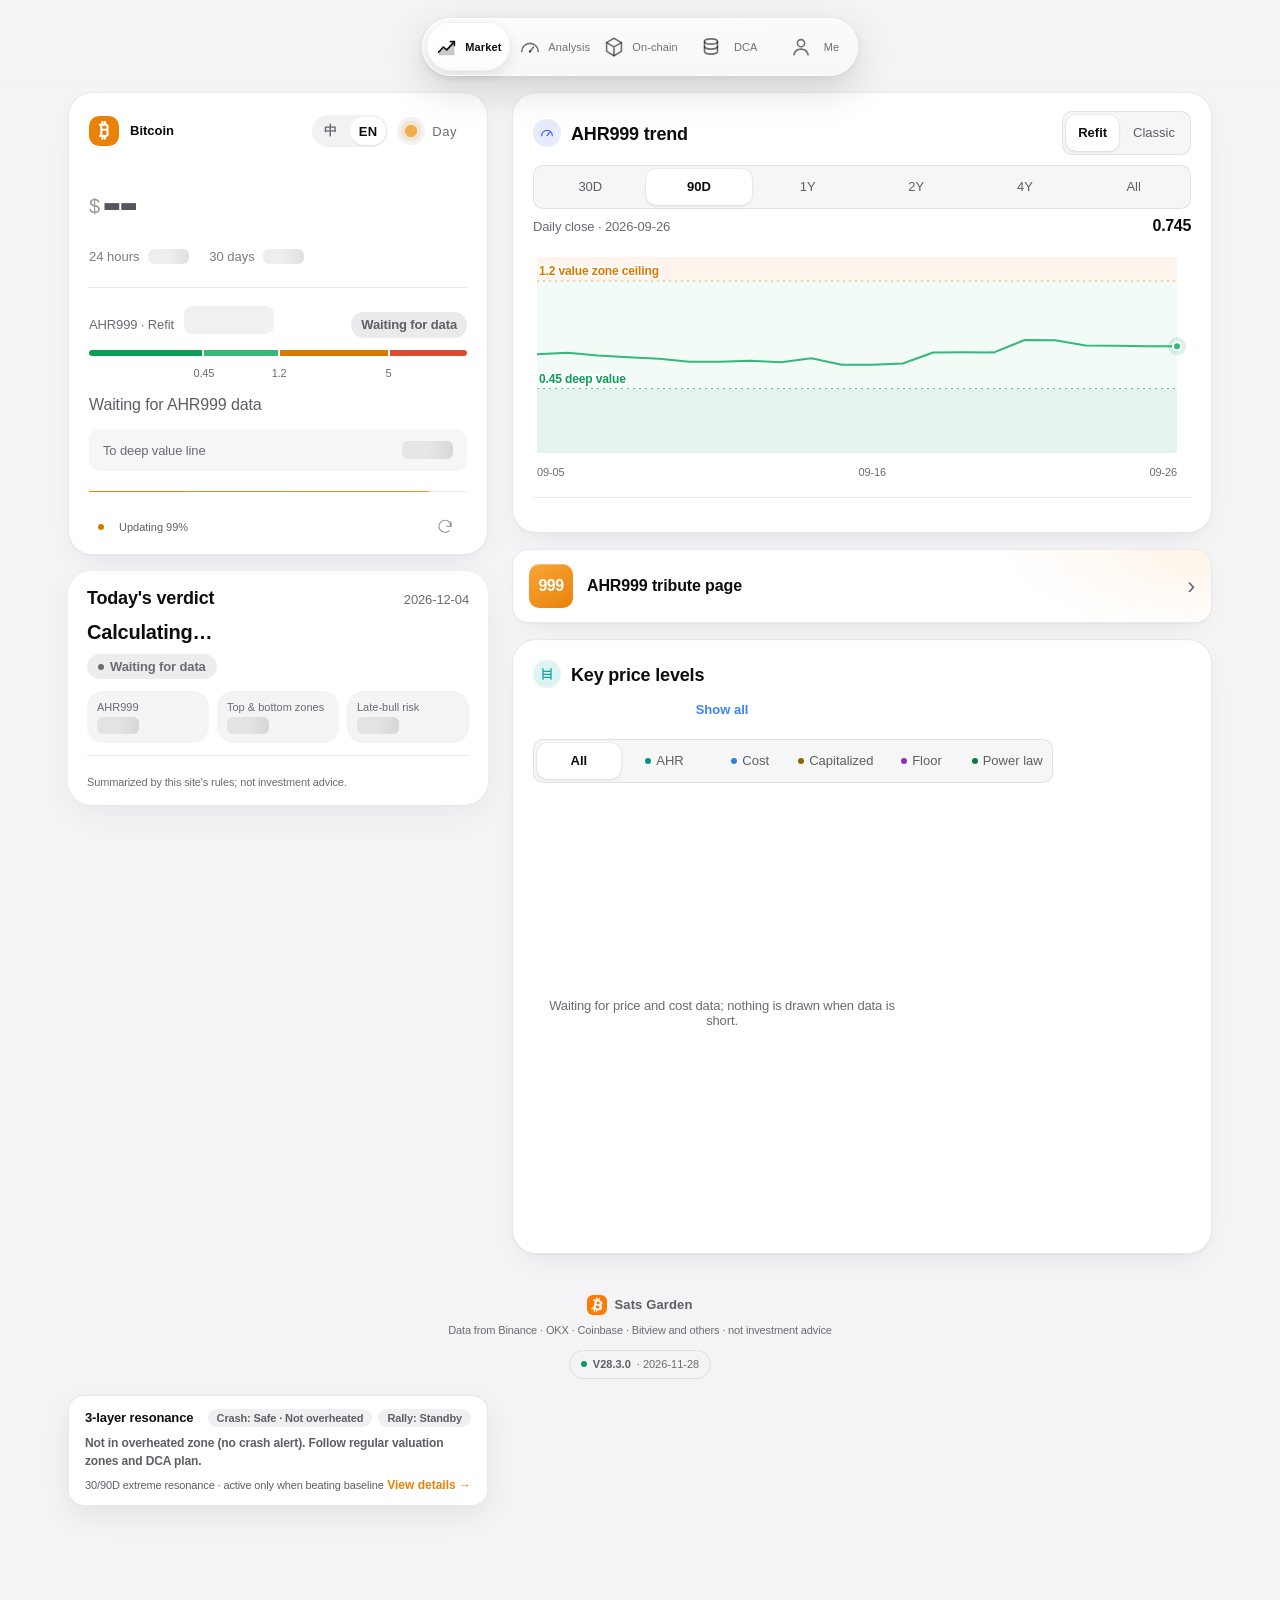
<file: index.html>
<!doctype html>
<!-- BUILD: 28.3.0-20261128 · SATS-GARDEN-V28.3.0 -->
<html lang="zh-CN">
<head>
  <meta charset="UTF-8" />
  <meta name="viewport" content="width=device-width,initial-scale=1,viewport-fit=cover" />
  <meta name="referrer" content="no-referrer" />
  <meta name="color-scheme" content="dark light" />
  <meta name="apple-mobile-web-app-capable" content="yes" />
  <meta name="mobile-web-app-capable" content="yes" />
  <meta name="apple-mobile-web-app-status-bar-style" content="black-translucent" />
  <meta name="apple-mobile-web-app-title" content="Sats Garden" />
  <meta name="btc-dca-build" content="28.3.0-20261128" />
  <script>
(function(){
  "use strict";
  // V27.0.3：手机诊断面板。只有打开 网址#diag 时出现；平时没有任何影响。
  var errs=[];
  window.addEventListener("error",function(e){errs.push((e.message||"error")+" @"+(e.lineno||"?"));if(errs.length>4)errs.shift()});
  window.addEventListener("unhandledrejection",function(e){errs.push("promise: "+String(e.reason&&e.reason.message||e.reason).slice(0,80));if(errs.length>4)errs.shift()});
  if(location.hash!=="#diag")return;
  function r(el){if(!el)return "无";var b=el.getBoundingClientRect(),c=getComputedStyle(el);return "h="+Math.round(b.height)+" w="+Math.round(b.width)+" top="+Math.round(b.top)+" display="+c.display+" vis="+c.visibility+" op="+c.opacity+" ovf="+c.overflow+(c.contentVisibility?" cv="+c.contentVisibility:"")+" pos="+c.position}
  function chain(el){var o=[],n=el;for(var i=0;i<6&&n&&n!==document.body;i++){o.push(n.tagName.toLowerCase()+(n.id?"#"+n.id:"")+(n.dataset&&n.dataset.module?"[m="+n.dataset.module+"]":"")+(n.tagName==="DETAILS"?(n.open?"(open)":"(closed)"):""));n=n.parentElement}return o.join(" < ")}
  function line(k,v){return "<div><b>"+k+"</b> "+String(v).replace(/</g,"&lt;")+"</div>"}
  function run(){
    var box=document.getElementById("sgDiag");if(!box){box=document.createElement("div");box.id="sgDiag";box.style.cssText="position:fixed;left:8px;right:8px;top:calc(env(safe-area-inset-top,0px) + 8px);z-index:99999;max-height:60vh;overflow:auto;padding:10px 12px;border-radius:12px;background:rgba(0,0,0,.88);color:#fff;font:11px/1.45 ui-monospace,Menlo,monospace;white-space:normal";document.body.appendChild(box)}
    var f=document.querySelector('details[data-module="walletdist"]'),sec=document.getElementById("walletDist"),panel=sec&&sec.querySelector(".hd-panel"),rows=document.getElementById("hdRows"),hold=document.querySelector('details[data-module="holders"]');
    var probe="无";if(f){var fb=f.getBoundingClientRect();var x=fb.left+fb.width/2,y=fb.bottom-8;if(y>0&&y<innerHeight){var el=document.elementFromPoint(x,y);probe=el?chain(el):"无"}else probe="不在屏幕内"}
    box.innerHTML=line("版本",typeof BUILD_ID!=="undefined"?BUILD_ID:"?")+line("浏览器",navigator.userAgent.replace(/.*(iPhone OS [\d_]+|Mac OS X [\d_]+|Android [\d.]+).*?(Version\/[\d.]+)?.*/,"$1 $2"))+
      line("折叠项",f?(f.open?"已展开":"未展开")+" · "+r(f):"找不到")+
      line("位置",sec?chain(sec):"找不到 #walletDist")+
      line("表格区 section",r(sec))+line("hd-panel",r(panel))+
      line("行数",rows?rows.children.length+" · "+(rows.textContent||"").slice(0,30):"找不到")+
      line("持币群体折叠",hold?(hold.open?"已展开":"未展开"):"找不到")+
      line("折叠项底部是谁",probe)+
      line("数据源失败",(function(){var n=window.__sgNet&&window.__sgNet.stat||{},f=n.fail||{},w=n.why||{},k=Object.keys(f);return k.length?k.map(function(h){return h+"×"+f[h]+(w[h]?"（"+({timeout:"超时",network:"连不上"}[w[h]]||w[h])+"）":"")}).join("  "):"无"})())+
      line("用了旧副本",(function(){var n=window.__sgNet&&window.__sgNet.stat;return n?n.stale+" 项":"未启用"})())+
      line("脚本错误",errs.length?errs.join(" | "):"无");
  }
  function start(){run();setInterval(run,1000)}
  if(document.readyState==="loading")document.addEventListener("DOMContentLoaded",start);else start();
})();
</script>
<script>
/* V27：网络缓存层（数据更可靠、打开更快）
   拦截对行情 / 链上数据源的 GET 请求，把每次成功的响应存进本机 IndexedDB：
   - 日度历史数据（Bitview 长序列、成本分布、BGeometrics、CoinMetrics、mempool 历史价与算力、恐惧贪婪历史、稳定币历史等）：
     6 小时内再次打开直接用本机副本，不再请求网络（快）；超过 6 小时去网络取，网络失败或超时就用本机副本（稳）。
   - 近期数据（Bitview 最近几天的短序列、Binance K 线、mempool 3 天算力）：总是先取网络；失败时用 3 天内的本机副本。
   - 实时报价、资金费率、手续费、出块、预测市场：不经过这一层。
   本机副本只在本机保存，不上传；占用超过上限时自动删除最旧的。 */
(function(){
  "use strict";
  if(!window.fetch||!window.indexedDB||window.__sgNet)return;
  var native=window.fetch.bind(window),DB="sg-net",ST="resp",FRESH=6*36e5,LIVE_MAX=3*864e5,MAX_BYTES=8e6,CAP=120e6;
  var stat={fresh:0,stale:0,live:0,miss:0,urls:{},fail:{}};
  function failed(u){try{var h=new URL(u,location.href).hostname;if(h&&h!==location.hostname)stat.fail[h]=(stat.fail[h]||0)+1}catch(e){}}
  function watch(p,u){return p.then(function(r){if(r&&!r.ok&&r.status!==304)failed(u);return r},function(e){failed(u);throw e})}
  window.__sgNet={stat:stat,version:1,bust:function(sub){return db().then(function(d){if(!d)return;return new Promise(function(res){try{var os=d.transaction(ST,"readwrite").objectStore(ST),c=os.openCursor();c.onsuccess=function(){var cur=c.result;if(!cur){res();return}if(!sub||String(cur.key).indexOf(sub)>=0)cur.delete();cur.continue()};c.onerror=function(){res()}}catch(e){res()}})})}};
  function cls(u){
    var h=u.hostname,p=u.pathname,q=u.search;
    if(h==="bitview.space"){
      if(/^\/api\/(mempool|v1\/)/.test(p))return null;
      if(p.indexOf("/api/series/")===0){
        var st=u.searchParams.get("start");
        if(st&&/^-\d+$/.test(st)&&+st>-100)return "live";
        return "daily";
      }
      if(p.indexOf("/api/urpd")===0||p==="/bottoms/ranking.json")return "daily";
      return null;
    }
    if(/(^|\.)bitcoin-data\.com$|^api\.bgeometrics\.com$/.test(h))return /\/last$/.test(p)?"live":"daily";
    if(h==="community-api.coinmetrics.io"||h==="stablecoins.llama.fi"||h==="api.blockchain.info")return "daily";
    if(h==="api.coingecko.com"&&/market_chart/.test(p)){var dd=+(u.searchParams.get("days")||0);return dd>0&&dd<=3?"live":"daily"}
    if(h==="api.alternative.me"&&/limit=(0|\d{3,})/.test(q))return "daily";
    if(h==="mempool.space"){if(/historical-price|hashrate\/(all|3y)/.test(p))return "daily";if(/hashrate\/3d/.test(p))return "live";return null}
    if(/binance/.test(h)&&/klines/.test(p))return "live";
    return null;
  }
  var dbp=null;
  function db(){if(dbp)return dbp;dbp=new Promise(function(res){try{var r=indexedDB.open(DB,1);r.onupgradeneeded=function(){r.result.createObjectStore(ST)};r.onsuccess=function(){res(r.result)};r.onerror=function(){res(null)};r.onblocked=function(){res(null)}}catch(e){res(null)}});return dbp}
  function get(k){return db().then(function(d){if(!d)return null;return new Promise(function(res){try{var t=d.transaction(ST,"readonly").objectStore(ST).get(k);t.onsuccess=function(){res(t.result||null)};t.onerror=function(){res(null)}}catch(e){res(null)}})})}
  function put(k,v){return db().then(function(d){if(!d)return;try{d.transaction(ST,"readwrite").objectStore(ST).put(v,k)}catch(e){}})}
  var pruned=false;
  function prune(){if(pruned)return;pruned=true;db().then(function(d){if(!d)return;try{var items=[],os=d.transaction(ST,"readonly").objectStore(ST),c=os.openCursor();c.onsuccess=function(){var cur=c.result;if(cur){items.push([cur.key,cur.value.t,(cur.value.body||"").length]);cur.continue();return}
      var total=items.reduce(function(a,x){return a+x[2]},0);if(total<=CAP)return;items.sort(function(a,b){return a[1]-b[1]});var tx=d.transaction(ST,"readwrite").objectStore(ST);for(var i=0;i<items.length&&total>CAP;i++){tx.delete(items[i][0]);total-=items[i][2]}}}catch(e){}})}
  function resp(rec,tag){return new Response(rec.body,{status:200,headers:{"content-type":rec.ct||"application/json","x-sg-cache":tag}})}
  function note(url,kind){stat[kind]++;stat.urls[url]=kind}
  // V27.6.3：同一个网址同时被多个模块请求时，只下载一次（DefiLlama 历史数据有 1 MB 以上，手机网络下常常两份同时下载、双双超时）；
  // 调用方自己的超时只结束「等待」，不中断下载——下载在后台最多继续 60 秒，完成后照样存入本机副本，下次直接用。
  var inflight={},why={};stat.why=why;
  function reason(e,st){return st?("HTTP "+st):(e&&(e.name==="AbortError"||/abort/i.test(String(e))))?"timeout":"network"}
  function failedWhy(u,w){try{var h=new URL(u,location.href).hostname;if(h)why[h]=w}catch(e){}}
  // V27.7.1：Bitview 成本分布（URPD）接口改版——
  //   ① weight 参数只接受 none / wakefulness / mobility（原来用 raw），② buckets 由「对象数组」改为「按列数组」，
  //   ③ /api/urpd/{cohort}/dates 日期列表可能已取消。
  // 在这里统一转换成网页各模块原来使用的格式，模块代码不用逐个改。
  function isUrpd(u){try{return new URL(u).pathname.indexOf("/api/urpd")===0}catch(e){return false}}
  function fixUrl(u){if(!isUrpd(u))return u;try{var x=new URL(u);if(x.searchParams.get("weight")==="raw")x.searchParams.delete("weight");return x.toString()}catch(e){return u}}
  function adaptUrpd(u,body){
    if(!isUrpd(u)||/\/dates(\?|$)/.test(u))return body;
    try{var j=JSON.parse(body),b=j&&j.buckets;
      if(!b||Array.isArray(b)||!Array.isArray(b.price))return body;
      var agg=new URL(u).searchParams.get("agg")||"",lin=/^lin(\d+)$/.exec(agg),lg=/^log(\d+)$/.exec(agg),n=b.price.length,out=[];
      for(var i=0;i<n;i++){var pf=+b.price[i],nx=i+1<n?+b.price[i+1]:NaN,pc=lin?pf+(+lin[1]):lg?(pf>0?pf*Math.pow(10,1/(+lg[1])):(isFinite(nx)?nx:0)):(isFinite(nx)?nx:pf);
        out.push({price_floor:pf,price_ceil:pc,supply:b.supply?+b.supply[i]:0,realized_cap:b.realized_cap?+b.realized_cap[i]:null,unrealized_pnl:b.unrealized_pnl?+b.unrealized_pnl[i]:null})}
      j.buckets=out;if(j.total_supply==null&&j.supply!=null)j.total_supply=j.supply;return JSON.stringify(j)}catch(e){return body}
  }
  function synthDates(u){
    // 日期列表接口没了：按日历生成 2013-01-01 到昨天（UTC），各模块会按需逐日请求
    if(!isUrpd(u)||!/\/dates(\?|$)/.test(u))return null;
    var out=[],d=new Date(Date.UTC(2013,0,1)),end=Date.now()-864e5;
    while(d.getTime()<=end){out.push(d.toISOString().slice(0,10));d.setUTCDate(d.getUTCDate()+1)}
    return JSON.stringify(out);
  }
  // ===== V27.8：Bitview 新旧接口兼容层 =====
  // Bitview 正在切换到新版本（next.bitview.space）：大量序列改名、合并或下线，单次请求最多 32 个序列。
  // 先按原名请求；服务器回答「找不到」或拒绝时，自动换成新名字，或用新数据计算出旧序列，再按原来的格式交给各模块。
  // 判断出已是新版本后记住 3 天，期间直接用新名字。以后 Bitview 再改名，只需更新这里的对照。
  var BV_FLAG="sg-bv-next";
  function bvNext(){try{return Date.now()-(+localStorage.getItem(BV_FLAG)||0)<3*864e5}catch(e){return false}}
  function setBvNext(){try{localStorage.setItem(BV_FLAG,String(Date.now()))}catch(e){}}
  var AGE1Y=["1y_to_18m","18m_to_2y","2y_to_3y","3y_to_4y","4y_to_5y","5y_to_6y","6y_to_7y","7y_to_8y","8y_to_10y","10y_to_12y","12y_to_15y","over_15y"];
  var BAL={under_1m_sats:["1_to_10_sats","10_to_100_sats","100_to_1k_sats","1k_to_10k_sats","10k_to_100k_sats","100k_to_1m_sats"],under_1k_sats:["1_to_10_sats","10_to_100_sats","100_to_1k_sats"],
    "1k_sats_to_10k_sats":["1k_to_10k_sats"],"10k_sats_to_100k_sats":["10k_to_100k_sats"],"100k_sats_to_1m_sats":["100k_to_1m_sats"],"1m_sats_to_10m_sats":["1m_to_10m_sats"],"10m_sats_to_1btc":["10m_to_100m_sats"],
    "1btc_to_10btc":["1_to_10_btc"],"10btc_to_100btc":["10_to_100_btc"],"100btc_to_1k_btc":["100_to_1k_btc"],"1k_btc_to_10k_btc":["1k_to_10k_btc"],"10k_btc_to_100k_btc":["10k_to_100k_btc"],over_100k_btc:["over_100k_btc"],over_10k_btc:["10k_to_100k_btc","over_100k_btc"]};
  var BV_ALIAS={supply:"circulating_supply",utxos_in_loss_supply:"supply_in_loss",p2pk65_supply:"p2pk_supply",p2pk65_supply_dominance:"p2pk_supply_share",p2tr_supply_dominance:"p2tr_supply_share",cost_basis_per_coin_pct50:"cost_basis_by_coin_median"};
  function bvSpec(n){var m;
    if(n==="date")return {k:"date",parts:[]};
    if(BV_ALIAS[n])return {k:"alias",parts:[BV_ALIAS[n]]};
    if(n==="p2pk33_supply"||n==="p2pk33_supply_dominance")return {k:"zero",parts:[]};          // 已与 p2pk65 合并为 p2pk
    if(n==="puell_multiple")return {k:"puell",parts:["subsidy_sum_24h_usd","subsidy_sum_1y_usd"]};
    if(n==="lth_realized_profit_to_loss_ratio_1w")return {k:"ratio",parts:["lth_realized_profit_sum_1w","lth_realized_loss_sum_1w"]};
    if(n==="price_sma_111d")return {k:"sma",n:111,x:1,parts:[]};
    if(n==="price_sma_350d_x2")return {k:"sma",n:350,x:2,parts:[]};
    if((m=/^utxos_over_6m_old_(transfer_volume_sum_\w+)$/.exec(n)))return {k:"alias",parts:["age_over_6m_"+m[1]]};
    if((m=/^utxos_over_1y_old_(transfer_volume_sum_\w+)$/.exec(n))){var sfx=m[1];return {k:"sum",parts:AGE1Y.map(function(b){return "age_"+b+"_"+sfx})}}
    if((m=/^utxos_over_(\d+)pct_in_loss_supply$/.exec(n)))return {k:"loss",pct:+m[1],parts:[]};
    if((m=/^addrs_(.+?)_(addr_count|supply(?:_delta_\w+)?)$/.exec(n))&&BAL[m[1]]){var suf=m[2]==="addr_count"?"address_count":m[2];return {k:"sum",parts:BAL[m[1]].map(function(b){return "balance_"+b+"_"+suf})}}
    if((m=/^bedrock_(raw|cointime|coinflow)_floor_pct(\w+)$/.exec(n)))return {k:"alias",parts:["bedrock_"+{raw:"unweighted",cointime:"awake",coinflow:"mobile"}[m[1]]+"_floor_p"+m[2]]};
    if(/^bedrock_coinflow_\w+_floor_/.test(n)||/^capital_sentiment_/.test(n)||/^rarity_meter_(?!p\d)/.test(n))return {k:"none",parts:[]};   // 新版没有对应数据
    return {k:"alias",parts:[n]};
  }
  function bvGet(u){return native(u,{mode:"cors",cache:"no-store"}).then(function(r){return r.text().then(function(t){var j=null;try{j=JSON.parse(t)}catch(e){}return {ok:r.ok,status:r.status,j:j,t:t}})})}
  function notFoundName(x){var msg=x&&x.j&&x.j.error&&x.j.error.message||x&&x.t||"";var m=/'([a-z0-9_]+)' not found/.exec(msg);return m?m[1]:null}
  async function bvChunk(base,names){
    // 取一组序列；某个名字不存在就去掉重试（最多 6 次），缺的按空值处理
    var list=names.slice(),miss={};
    for(var tries=0;tries<7;tries++){
      var u=new URL(base.toString());u.searchParams.set("series",list.join(","));
      var x=await bvGet(u.toString());
      if(x.ok&&Array.isArray(x.j)){var out={};list.forEach(function(n,i){out[n]=x.j[i]});return {cols:out,miss:miss}}
      var nf=notFoundName(x);if(!nf||list.indexOf(nf)<0)throw new Error("bitview "+x.status);
      miss[nf]=1;list=list.filter(function(n){return n!==nf});if(!list.length)return {cols:{},miss:miss}
    }
    throw new Error("bitview retries");
  }
  var dailyPrice=null;
  async function bvDailyPrice(){
    if(dailyPrice)return dailyPrice;
    var u=new URL("https://bitview.space/api/series/bulk");u.searchParams.set("index","day1");u.searchParams.set("series","date,price");u.searchParams.set("start","2010-07-01");
    var x=await bvGet(u.toString());if(!x.ok||!Array.isArray(x.j))throw new Error("price");
    var d=x.j[0].data,v=x.j[1].data;dailyPrice={d:d,v:v.map(Number)};return dailyPrice;
  }
  function smaAt(dp,n){var out={},sum=0,q=[];for(var i=0;i<dp.d.length;i++){var v=dp.v[i];if(!(v>0)){out[dp.d[i]]=null;continue}q.push(v);sum+=v;if(q.length>n)sum-=q.shift();out[dp.d[i]]=q.length>=n?sum/n:null}return out}
  function monthEndValue(map,day){var y=+day.slice(0,4),mo=+day.slice(5,7),d=new Date(Date.UTC(y,mo,0));for(var k=0;k<31;k++){var key=d.toISOString().slice(0,10);if(map[key]!=null)return map[key];d.setUTCDate(d.getUTCDate()-1);if(d.getUTCMonth()!==mo-1)break}return null}
  async function lossAt(day,pcts){
    // 深度亏损：成本分布里成本 ≥ 价格 ÷ (1 − 亏损比例) 的币量。
    // 过去日子的成本分布不会再变，存进本机副本（IndexedDB）后，以后只需下载最新一天。
    var url="https://bitview.space/api/urpd/all/"+day+"?agg=log50",j=null,rec=await get(url).catch(function(){return null});
    if(rec&&rec.body){try{j=JSON.parse(rec.body)}catch(e){}}
    if(!j){var x=await bvGet(url);if(!x.ok||!x.j||!x.j.buckets)return null;j=x.j;
      var today=new Date().toISOString().slice(0,10);if(day<today){put(url,{t:Date.now(),body:x.t,ct:"application/json"})}}
    var b=j.buckets,close=+j.close,out={};if(!(close>0))return null;
    var pr=Array.isArray(b)?b.map(function(r){return +r.price_floor}):b.price.map(Number),sp=Array.isArray(b)?b.map(function(r){return +r.supply}):b.supply.map(Number),step=Math.pow(10,1/50);
    pcts.forEach(function(p){var th=close/(1-p/100),s=0;
      for(var i=0;i<pr.length;i++){var lo=pr[i],hi=lo>0?lo*step:(pr[i+1]||0);if(!(sp[i]>0))continue;
        if(lo>=th)s+=sp[i];else if(hi>th&&lo>0)s+=sp[i]*(Math.log(hi/th)/Math.log(hi/lo))}   // 跨过门槛的那一格按对数比例分配
      out[p]=s});
    return out;
  }
  async function bvTranslate(key){
    var u=new URL(key),single=null,m=/^\/api\/series\/([a-z0-9_]+)\/([a-z0-9]+)\/?$/.exec(u.pathname);
    if(m&&m[1]!=="bulk"){single=m[1];var b=new URL("https://bitview.space/api/series/bulk");b.searchParams.set("index",m[2]);b.searchParams.set("series",single);["start","end","limit"].forEach(function(k){if(u.searchParams.get(k)!=null)b.searchParams.set(k,u.searchParams.get(k))});u=b}
    var index=u.searchParams.get("index")||"day1",names=(u.searchParams.get("series")||"").split(",").filter(Boolean),specs=names.map(bvSpec),need=[];
    specs.forEach(function(sp){sp.parts.forEach(function(p){if(need.indexOf(p)<0)need.push(p)})});
    var cols={},miss={},base=new URL(u.toString());
    for(var i=0;i<Math.max(1,need.length);i+=30){var r=await bvChunk(base,["date"].concat(need.slice(i,i+30)));Object.assign(cols,r.cols);Object.assign(miss,r.miss)}
    var ref=cols.date;if(!ref||!Array.isArray(ref.data))throw new Error("no date");
    var n=ref.data.length,pos0=+ref.start||0,val=function(name,i){var c=cols[name];if(!c||!Array.isArray(c.data))return null;var k=pos0+i-(+c.start||0);var v=k>=0&&k<c.data.length?c.data[k]:null;return v==null?null:+v};
    var out=[],dp=null,lossCache=null;
    for(var q=0;q<specs.length;q++){
      var sp=specs[q],arr=new Array(n);
      if(sp.k==="date")arr=ref.data.slice();
      else if(sp.k==="alias"){for(var i2=0;i2<n;i2++)arr[i2]=val(sp.parts[0],i2)}
      else if(sp.k==="sum"){for(i2=0;i2<n;i2++){var t=0,any=false;sp.parts.forEach(function(p){var v=val(p,i2);if(v!=null&&isFinite(v)){t+=v;any=true}});arr[i2]=any?t:null}}
      else if(sp.k==="zero"){arr.fill(0)}
      else if(sp.k==="none"){arr.fill(null)}
      else if(sp.k==="puell"){for(i2=0;i2<n;i2++){var a=val(sp.parts[0],i2),c=val(sp.parts[1],i2);arr[i2]=a!=null&&c>0?a/(c/365):null}}
      else if(sp.k==="ratio"){for(i2=0;i2<n;i2++){var a2=val(sp.parts[0],i2),c2=val(sp.parts[1],i2);arr[i2]=a2!=null&&c2>0?a2/c2:null}}
      else if(sp.k==="sma"){if(!dp)dp=await bvDailyPrice().catch(function(){return null});
        if(!dp)arr.fill(null);else{var mp=smaAt(dp,sp.n);for(i2=0;i2<n;i2++){var day=ref.data[i2],v2=index==="month1"?monthEndValue(mp,day):mp[day];arr[i2]=v2==null?null:v2*sp.x}}}
      else if(sp.k==="loss"){
        if(!lossCache){lossCache={};var pcts=specs.filter(function(z){return z.k==="loss"}).map(function(z){return z.pct}),all=ref.data.slice(-120),days=[];
          // 最近 7 天逐日算；更早的每 3 天算一次，中间按前后两次线性补齐（图表看趋势足够，最新数值是精确的）
          all.forEach(function(d,k){if(k>=all.length-7||(all.length-1-k)%3===0)days.push(d)});
          var idx=0,worker=async function(){while(idx<days.length){var d=days[idx++];try{lossCache[d]=await lossAt(d,pcts)}catch(e){lossCache[d]=null}}};
          await Promise.all([worker(),worker(),worker(),worker()]);
          all.forEach(function(d,k){if(lossCache[d])return;var a=k-1,c=k+1;while(a>=0&&!lossCache[all[a]])a--;while(c<all.length&&!lossCache[all[c]])c++;
            if(a<0||c>=all.length)return;var A=lossCache[all[a]],C=lossCache[all[c]],w=(k-a)/(c-a),o={};pcts.forEach(function(p){o[p]=A[p]+(C[p]-A[p])*w});lossCache[d]=o})}
        for(i2=0;i2<n;i2++){var lc=lossCache[ref.data[i2]];arr[i2]=lc?lc[sp.pct]:null}}
      out.push({version:0,index:index,type:"Derived",start:pos0,end:pos0+n,stamp:ref.stamp||new Date().toISOString(),data:arr,translated:names[q]});
    }
    return JSON.stringify(single?out[0]:out);
  }
  function lenSame(rec){
    return native(rec.lenUrl,{mode:"cors",cache:"no-store"}).then(function(r){return r.ok?r.text():null}).then(function(t){var n=+t;return n>0&&n===rec.len}).catch(function(){return false});
  }
  function bvLenInfo(key,body){
    // 请求里取一个代表序列（第一个不是 date 的）和它的总长度 end；只用于「全量历史」类请求
    try{var u=new URL(key),j=JSON.parse(body),arr=Array.isArray(j)?j:[j],idx=u.searchParams.get("index")||"day1",names=(u.searchParams.get("series")||"").split(",");
      var m=/^\/api\/series\/([a-z0-9_]+)\/([a-z0-9]+)\/?$/.exec(u.pathname);if(m&&m[1]!=="bulk"){names=[m[1]];idx=m[2]}
      if(idx!=="day1")return null;
      for(var i=0;i<arr.length;i++){var n=names[i];if(!n||n==="date"||!arr[i]||!(+arr[i].end>0))continue;var real=n;if(arr[i].translated){var sp=bvSpec(n);real=sp.k==="alias"?sp.parts[0]:null}
        if(!real)continue;return {lenUrl:"https://bitview.space/api/series/"+real+"/"+idx+"/len",len:+arr[i].end}}
    }catch(e){}return null;
  }
  function isBvSeries(u){try{var x=new URL(u);return x.hostname==="bitview.space"&&x.pathname.indexOf("/api/series/")===0&&!/\/(search|count|indexes)$/.test(x.pathname)}catch(e){return false}}
  async function bvFetch(key){
    if(!bvNext()){
      var r=await native(key,{mode:"cors",cache:"no-store"});
      if(r.ok)return {ok:true,status:r.status,body:await r.text(),ct:r.headers.get("content-type")||"application/json"};
      if(r.status!==404&&r.status!==400)return {ok:false,status:r.status};
      var t=await r.text().catch(function(){return ""});if(/not found/i.test(t))setBvNext();
    }
    try{return {ok:true,status:200,body:await bvTranslate(key),ct:"application/json"}}catch(e){return {ok:false,status:502}}
  }
  function shared(key){
    if(inflight[key])return inflight[key];
    var ctl=new AbortController(),tm=setTimeout(function(){ctl.abort()},60000);
    if(isBvSeries(key)){
      inflight[key]=bvFetch(key).then(function(x){clearTimeout(tm);delete inflight[key];
        if(x.ok&&x.body&&x.body.length<MAX_BYTES){var li=bvLenInfo(key,x.body),rec={t:Date.now(),body:x.body,ct:x.ct};if(li){rec.lenUrl=li.lenUrl;rec.len=li.len}put(key,rec);prune()}return x},function(e){clearTimeout(tm);delete inflight[key];throw e});
      return inflight[key];
    }
    inflight[key]=native(fixUrl(key),{mode:"cors",cache:"no-store",signal:ctl.signal}).then(function(r){
      if(!r.ok){var sd=synthDates(key);if(sd)return {ok:true,status:200,body:sd,ct:"application/json"};return {ok:false,status:r.status}}
      return r.text().then(function(body){return {ok:true,status:r.status,body:adaptUrpd(key,body),ct:r.headers.get("content-type")||"application/json"}});
    }).then(function(x){clearTimeout(tm);delete inflight[key];
      if(x.ok&&x.body&&x.body.length<MAX_BYTES&&!/^\s*</.test(x.body)){put(key,{t:Date.now(),body:x.body,ct:x.ct});prune()}
      return x},function(e){clearTimeout(tm);delete inflight[key];throw e});
    return inflight[key];
  }
  function waitFor(p,sig){return new Promise(function(res,rej){
    if(sig){if(sig.aborted){rej(new DOMException("Aborted","AbortError"));return}sig.addEventListener("abort",function(){rej(new DOMException("Aborted","AbortError"))},{once:true})}
    p.then(res,rej)})}
  var dataMiss={};
  try{var dm=JSON.parse(sessionStorage.getItem("sg_data_miss_v1")||"{}");if(dm&&typeof dm==="object")dataMiss=dm}catch(e){}
  function guardLocalData(input,init,pKey){
    if(dataMiss[pKey]&&Date.now()-dataMiss[pKey]<10*60*1000){
      return Promise.resolve(new Response("{}",{status:404,headers:{"content-type":"application/json","x-sg-miss":"1"}}));
    }
    return native(input,init).then(function(r){
      var ct=(r.headers.get("content-type")||"").toLowerCase();
      if(!r.ok||ct.indexOf("text/html")>=0){
        dataMiss[pKey]=Date.now();
        try{sessionStorage.setItem("sg_data_miss_v1",JSON.stringify(dataMiss))}catch(e){}
        return new Response("{}",{status:404,headers:{"content-type":"application/json"}});
      }
      return r;
    });
  }
  window.fetch=function(input,init){
    try{
      var req=typeof input==="string"?null:input,url=req?req.url:String(input),method=((init&&init.method)||(req&&req.method)||"GET").toUpperCase();
      if(method!=="GET")return native(input,init);
      var u=new URL(url,location.href),c=cls(u);
      if(!c){
        if(u.origin===location.origin){
          if(/\/data\/.+\.json$/i.test(u.pathname)&&!u.searchParams.has("_btc_update"))return guardLocalData(input,init,u.pathname);
          return native(input,init);
        }
        return watch(native(input,init),url).catch(function(e){failedWhy(url,reason(e));throw e});
      }
      var key=u.href,sig=(init&&init.signal)||(req&&req.signal)||null;
    }catch(e){return native(input,init)}
    return get(key).then(function(rec){
      var age=rec?Date.now()-rec.t:Infinity,stale=function(){return rec&&(c==="daily"||age<LIVE_MAX)};
      if(rec&&c==="daily"&&age<FRESH){note(key,"fresh");return resp(rec,"fresh")}
      if(rec&&c==="daily"&&rec.lenUrl&&rec.len>0&&!/\/month1\/len$/.test(rec.lenUrl)&&age<36*3600*1000)return lenSame(rec).then(function(same){
        if(same){rec.t=Date.now();put(key,rec);note(key,"fresh");return resp(rec,"fresh")}
        return go();
      });
      return go();
      function go(){
      return waitFor(shared(key),sig).then(function(x){
        if(x.ok){note(key,"live");return new Response(x.body,{status:200,headers:{"content-type":x.ct,"x-sg-cache":"live"}})}
        failed(key);failedWhy(key,reason(null,x.status));
        if(stale()){note(key,"stale");return resp(rec,"stale")}
        note(key,"miss");return new Response("",{status:x.status||502});
      },function(err){
        // 调用方等不及先走了：下载仍在继续，只有下载本身失败才算数据源失败
        var pend=err&&err.name==="AbortError"&&inflight[key];
        if(pend)pend.then(function(x){if(!x.ok){failed(key);failedWhy(key,reason(null,x.status))}},function(e){failed(key);failedWhy(key,reason(e))});
        else{failed(key);failedWhy(key,reason(err))}
        if(stale()){note(key,"stale");return resp(rec,"stale")}
        note(key,"miss");throw err;
      });
      }
    });
  };
})();
window.__sgV28=(function(){
  "use strict";
  var MAX_AGE=36*3600*1000,pCore=null,pCharts=null;
  function loadJson(path){
    var ctrl=typeof AbortController!=="undefined"?new AbortController():null;
    var tm=ctrl?setTimeout(function(){try{ctrl.abort()}catch(e){}},7000):null;
    return fetch(path,ctrl?{cache:"no-cache",signal:ctrl.signal}:{cache:"no-cache"}).then(function(r){
      if(tm)clearTimeout(tm);
      if(!r.ok||(r.headers.get("content-type")||"").toLowerCase().indexOf("text/html")>=0)return null;
      return r.json();
    }).then(function(j){
      if(!j||j.v!==1||!(+j.ts>0)||Date.now()-(+j.ts)>MAX_AGE)return null;
      return j;
    }).catch(function(){if(tm)clearTimeout(tm);return null});
  }
  return {
    core:function(force){if(force||!pCore)pCore=loadJson("./data/v28/core.json");return pCore},
    charts:function(force){if(force||!pCharts)pCharts=loadJson("./data/v28/charts.json");return pCharts}
  };
})();
</script>
<script>
(function(){
  "use strict";
  // V27.10：给本机存储瘦身。这几个模块各自把 170～420 KB 的图表数据存进 localStorage（Safari 上限约 5 MB，已用近 3 MB）；
  // 同一份数据网络缓存层已经存在 IndexedDB 里（容量大得多、离线也能用），所以这里不再重复存：写入时直接跳过，并清掉以前存的。
  // 模块下次打开时照常「请求」，由缓存层从本机副本立即返回，不产生网络流量。IndexedDB 不可用（如无痕模式）时保持原样。
  var BIG={btc_bitview_capitalized_price_v1:1,btc_bitview_lth_psil_v1:1,btc_bitview_cost_basis_v1:1,btc_bitview_revived_v3_1y:1,btc_bitview_lth_nupl_v1:1,btc_bitview_floor_v2:1,btc_power_history_v2:1,btc_fgi_full_v1:1,btc_bv_bottoms_v1:1};
  if(!window.indexedDB||!window.__sgNet)return;
  try{
    var raw=Storage.prototype.setItem;
    Storage.prototype.setItem=function(k,v){if(this===window.localStorage&&BIG[k]===1&&typeof v==="string"&&v.length>60000)return;return raw.apply(this,arguments)};
    Object.keys(BIG).forEach(function(k){try{var v=localStorage.getItem(k);if(v&&v.length>60000)localStorage.removeItem(k)}catch(e){}});
  }catch(e){}
})();
</script>
<script>(function(){var l=null;try{l=localStorage.getItem("btc_lang_v1")}catch(e){}if(l!=="zh"&&l!=="en"){var n=(navigator.languages&&navigator.languages[0])||navigator.language||"";l=/^zh/i.test(n)?"zh":"en"}window.BTC_LANG=l;var d=document.documentElement;d.lang=l==="en"?"en":"zh-CN";if(l==="en"){d.classList.add("i18n-pending");setTimeout(function(){d.classList.remove("i18n-pending")},2500)}})();</script>
<script>const BUILD_ID="28.3.0-20261128";const BUILD_LABEL="V28.3.0";function sgLabel(){return window.BTC_LANG==="en"?BUILD_LABEL.replace(/\s*正式版$/,""):BUILD_LABEL}(function(){var T="btc_theme_v1",t=null;try{t=localStorage.getItem(T)}catch(e){}if(t!=="light"&&t!=="dark"){t=null}window.__themePinned=!!t;if(!t)t=window.matchMedia("(prefers-color-scheme: light)").matches?"light":"dark";document.documentElement.dataset.theme=t;})();</script>
  <link rel="apple-touch-icon" href="./apple-touch-icon.png" />
  <link rel="icon" type="image/png" sizes="180x180" href="./apple-touch-icon.png" />
  <link rel="manifest" href="./manifest.webmanifest" id="pwaManifest" />
  <meta name="theme-color" id="themeColorMeta" content="#090c11" />
  
  <title>Sats Garden · 比特币价格与 AHR999</title>
  <meta name="description" content="查看比特币价格与 AHR999 指数，切换经典与新拟合模型，记录定投进度；按需展开链上成本与市场分析。" />
  <meta name="keywords" content="BTC,比特币,Bitcoin,AHR999,MVRV,LTH_PSIL,200WMA,恐惧贪婪,Sats Garden,链上数据,幂律" />
  <meta name="robots" content="index,follow" />
  <link rel="canonical" href="https://9992100.xyz/btc/" />
  <meta property="og:url" content="https://9992100.xyz/btc/" />
  <meta property="og:image" content="https://9992100.xyz/btc/docs/cover.jpg" />
  <meta property="og:locale" content="zh_CN" />
  <meta name="twitter:image" content="https://9992100.xyz/btc/docs/cover.jpg" />
  <meta property="og:type" content="website" />
  <meta property="og:title" content="Sats Garden · 比特币价格与 AHR999" />
  <meta property="og:description" content="比特币价格、AHR999 周期估值与本月定投进度。" />
  <meta property="og:site_name" content="Sats Garden" />
  <meta name="twitter:card" content="summary_large_image" />
  <meta name="twitter:title" content="BTC · 价格与 AHR999" />
  <meta name="twitter:description" content="比特币价格、AHR999 周期估值与本月定投进度。" />
  <link rel="stylesheet" href="assets/app.ffb6619994.css" data-inline="css" />
<noscript><div style="max-width:700px;margin:0 auto;padding:40px 20px;font-family:system-ui;color:#333"><h1>Sats Garden</h1><p>本页面需要启用 JavaScript 才能加载实时行情与链上指标。请在浏览器设置中开启 JavaScript 后重新访问。</p></div></noscript>
  </head>
<body class="booting terminal-ui focus-layout">
<div class="bgfix"></div>
<main class="w scroll-area">
<div class="home-left" data-tab="now">
<div class="aurum-hero" id="today">
  <div class="hero-aura" id="heroAura" aria-hidden="true"></div>
  <header class="hdr">
    <div class="brand-row">
      <div class="brand-lockup">
        <span class="brand-mark" aria-hidden="true"><b>₿</b></span>
        <div class="brand-copy"><h1>Bitcoin</h1><small>VALUATION · CYCLE</small></div>
      </div>
      
      <div class="hdr-tools"><div class="lang-toggle" translate="no" role="group" aria-label="语言 Language"><button type="button" data-lang-btn="zh" lang="zh-CN">中</button><button type="button" data-lang-btn="en" lang="en">EN</button></div><button class="theme-toggle" id="themeToggle" type="button" aria-label="切换明暗主题" aria-pressed="false"><span class="tt-orb" aria-hidden="true"></span><span class="tt-label">夜晚</span></button></div>
    </div>
    <div class="price-cluster"><div class="price-unit"><span class="hero-live-dot" aria-hidden="true"></span>比特币 · 实时价格 <span id="homeManualPrice" class="focus-manual" hidden>手动试算</span></div>
      <div class="price-row"><div class="price-big price-line num"><span class="price-sym" aria-hidden="true">$</span><input class="price-val" id="bp" type="text" inputmode="numeric" value="" placeholder="--" onfocus="beginPriceEdit(this)" onblur="endPriceEdit(this)" oninput="onP()" aria-label="现价" /></div></div>
      <div class="delta-row" aria-label="BTC 涨跌幅"><span class="chip chip-up num" id="pc24"><i>24 小时</i><b id="pc24Value">--</b></span><span class="chip chip-up num" id="pc30"><i>30 日</i><b id="pc30Value">--</b></span></div>
    </div>
    <div class="hero-ahr" id="heroAhr" aria-label="AHR999 当前位置">
      <div class="hero-ahr-row"><span><span class="hero-ahr-k">AHR999 · <span id="heroAhrModel">新拟合</span></span><b class="hero-ahr-v num" id="ahrBig">--</b></span><span class="hero-ahr-pill" id="ahrZone">等待数据</span></div>
      <div class="hero-spec">
        <div class="hero-spec-bar" id="homeAhrSpectrum" role="img" aria-label="等待估值分区"><div style="flex:30.4;background:var(--market-positive)"></div><div style="flex:19.9;background:var(--market-positive-emphasis)"></div><div style="flex:28.9;background:var(--market-caution)"></div><div style="flex:20.8;background:var(--market-negative)"></div></div>
        <span class="hero-spec-cur" id="ahrCur"></span>
        <span class="hero-spec-tick" style="left:30.4%">0.45</span><span class="hero-spec-tick" style="left:50.3%">1.2</span><span class="hero-spec-tick" style="left:79.2%">5</span>
      </div>
      <p class="hero-ahr-plain" id="heroAhrPlain">等待 AHR999 数据</p>
      <div class="hero-ahr-dist"><span id="heroAhrDeepK">距深度低估线</span><b class="num" id="heroAhrDeep">--</b></div>
    </div>
    
    
    <div class="focus-chart-reading" id="homePriceReading" aria-live="polite" aria-atomic="true"><span id="homePriceReadDate">价格 · USD</span><b class="num" id="homePriceReadValue">--</b></div>
    <div class="price-spark-wrap" aria-label="BTC 近30日价格走势">
      <svg class="price-spark" id="priceSparkGraphic" role="img" tabindex="0" aria-label="等待 BTC 历史" aria-describedby="homePriceChartMeta" aria-keyshortcuts="ArrowLeft ArrowRight Home End Escape" hidden></svg>
      <div class="focus-chart-empty" id="homePriceEmpty" role="status"><span id="homePriceEmptyText">价格历史尚未就绪</span><button type="button" data-focus-retry="price" onclick="retryFocusChart('price')">重试历史</button></div>
    </div>
    <p class="focus-chart-meta" id="homePriceChartMeta">近30日价格 · 等待历史</p>
    <div class="focus-chart-feedback" id="homePriceFeedback" role="status" hidden><span></span><button type="button" data-focus-retry="price" onclick="retryFocusChart('price')">重试历史</button></div>
    <div class="fetchbar-track"><div class="fetchbar" id="fetchBar"></div></div>
  </header>

  <div class="live-row">
    <span class="status-info" aria-hidden="true"><span class="dotwrap"><span class="dot status-dot" id="ldot"></span><span id="lpulse"></span></span></span>
    <button class="status-main" id="lupdated" type="button" aria-label="查看数据状态" onclick="openHealthPanel()">等待加载</button>
    
    
    <button class="btn-refresh" id="refreshBtn" type="button" aria-label="更新数据" onclick="fetchLive(true)"><svg viewBox="0 0 24 24" width="18" height="18" fill="none" stroke="currentColor" stroke-width="1.5" stroke-linecap="round" stroke-linejoin="round" aria-hidden="true"><path d="M20 11a8 8 0 1 0-2.3 5.7"/><path d="M20 5v6h-6"/></svg></button>
  </div>
  <div class="update-notice" id="updateBanner"><span id="updateText">有新版本。</span><button onclick="reloadLatest()">更新</button></div>
  <div class="update-notice" id="backupBanner"><span id="backupText">建议导出备份。</span><button onclick="exportBackup()">导出</button></div>

  
  </div>
  <section class="today-verdict" id="todayVerdict" data-tab="now" aria-label="今日结论"><div class="tv-head"><h2>今日结论</h2><small id="tvDate"></small></div><p class="tv-main" id="tvMain">计算中…</p><span class="tv-act" id="tvAct"><i></i><span>--</span></span><div class="tv-chips"><button class="tv-chip" type="button" data-go="ahr"><small>AHR999</small><b id="tvAhr">--</b></button><button class="tv-chip" type="button" data-go="tb"><small>顶底区间</small><b id="tvTb">--</b></button><button class="tv-chip" type="button" data-go="risk"><small>牛市风控</small><b id="tvRisk">--</b></button></div><div class="tv-why" id="tvWhy" hidden></div><p class="tv-note">按本站规则汇总，不构成投资建议。</p></section>
</div><!-- /home-left -->
<section class="rs-sync-card" id="homeResonanceBar" aria-label="三层共振联动">
  <div class="rs-sync-head">
    <div class="rs-sync-title"><span>三层共振联动</span></div>
    <div class="rs-sync-pills">
      <span class="rs-sync-pill" id="homeRsCrash">大跌预警 计算中</span>
      <span class="rs-sync-pill" id="homeRsRally">大涨启动 计算中</span>
    </div>
  </div>
  <div class="rs-sync-msg" id="homeRsMsg">正在同步资金情绪与链上共振状态…</div>
  <div class="rs-sync-foot">
    <span>30/90日极端共振 · 回测跑赢基准才激活</span>
    <button type="button" class="rs-link-btn" id="homeRsJump">查看三层明细 →</button>
  </div>
</section>
<section class="sec" id="ahr" aria-label="AHR999 周期估值">
    <div class="focus-ahr-head"><h2 class="sec-title">AHR999 走势</h2><div class="focus-model-tabs" role="group" aria-label="AHR999 显示模型"><button type="button" data-focus-model="refit" aria-pressed="true" onclick="setFocusAhrModel('refit')">新拟合</button><button type="button" data-focus-model="classic" aria-pressed="false" onclick="setFocusAhrModel('classic')">经典</button></div></div>
    <div class="focus-ahr-meta hero-meta"><span id="homeAhrModelName">2026 新拟合</span><span class="fresh-badge" id="freshAhr">等待数据</span></div>
    <div class="focus-history-head"><span>指数走势</span><div class="focus-history-ranges" role="group" aria-label="AHR999 历史范围"><button type="button" data-focus-range="30" aria-pressed="false" onclick="setFocusAhrRange(30)">30日</button><button type="button" data-focus-range="90" aria-pressed="true" onclick="setFocusAhrRange(90)">90日</button><button type="button" data-focus-range="365" aria-pressed="false" onclick="setFocusAhrRange(365)">1年</button><button type="button" data-focus-range="730" aria-pressed="false" onclick="setFocusAhrRange(730)">2年</button><button type="button" data-focus-range="1460" aria-pressed="false" onclick="setFocusAhrRange(1460)">4年</button><button type="button" data-focus-range="0" aria-pressed="false" onclick="setFocusAhrRange(0)">全部</button></div></div>
    <div class="focus-chart-reading" id="homeAhrReading" aria-live="polite" aria-atomic="true"><span id="homeAhrReadDate">收盘指数</span><b class="num" id="homeAhrReadValue">--</b></div>
    <svg class="focus-ahr-chart" id="homeAhrChart" role="img" tabindex="0" aria-label="等待 AHR999 历史" aria-describedby="homeAhrChartHint" aria-keyshortcuts="ArrowLeft ArrowRight Home End Escape" hidden></svg>
    <div class="focus-chart-empty" id="homeAhrEmpty" role="status"><span id="homeAhrEmptyText">日线历史尚未就绪</span><button type="button" data-focus-retry="ahr" onclick="retryFocusChart('ahr')">重试历史</button></div>
    <div class="focus-chart-feedback" id="homeAhrFeedback" role="status" hidden><span></span><button type="button" data-focus-retry="ahr" onclick="retryFocusChart('ahr')">重试历史</button></div>
    <div class="focus-chart-legend" aria-label="估值分区"><span><i></i>深度低估</span><span><i></i>长期低估</span><span><i></i>估值偏热</span><span><i></i>高估风险</span></div>
    <p class="focus-chart-meta" id="homeAhrChartMeta">收盘指数与当前实时值分开显示</p>
    <p class="focus-chart-hint" id="homeAhrChartHint">按住查看，松开恢复最新 · 键盘可用左右方向键</p>
    <div class="ahr-pct" id="ahrPct" hidden aria-live="polite">
      <div class="ahr-pct-head"><span>历史分位</span><b class="num" id="ahrPctVal">--</b></div>
      <div class="ahr-pct-track" aria-hidden="true"><i class="ahr-pct-fill" id="ahrPctFill"></i><em style="left:25%"></em><em style="left:50%"></em><em style="left:75%"></em><span class="ahr-pct-knob" id="ahrPctKnob"></span></div>
      <div class="ahr-pct-scale" aria-hidden="true"><span>便宜</span><span>中位</span><span>昂贵</span></div>
      <p class="ahr-pct-note" id="ahrPctNote"></p>
    </div>
    <div class="halving-bar" id="halvingHero" hidden aria-label="比特币下次减半倒计时">
      <div class="hb-head"><span>距下次减半</span><b class="num"><span id="hhDays">--</span><small>天</small></b></div>
      <div class="hb-track" aria-hidden="true"><i class="hb-fill" id="hhFill"></i><span class="hb-knob" id="hhKnob"></span></div>
      <div class="hb-ends" aria-hidden="true"><span>2024 年 4 月<br>第 840,000 块</span><span id="hhEnd">预计 --<br>第 1,050,000 块</span></div>
      <div class="hb-meta"><span>本轮已完成 <b class="num" id="hhPct">--</b></span><span>剩余 <b class="num" id="hhBlocks">--</b> 区块</span></div>
      <div class="hb-chain-head"><span>最新区块</span><b class="num" id="hhHeight">--</b></div>
      <div class="hb-chain" id="hhChain" aria-live="polite"><div class="hb-strip" id="hhStrip"></div></div>
      <p class="hb-note">区块奖励将从 3.125 降至 1.5625 BTC。区块数据来自 mempool.space，每 30 秒更新。</p>
    </div>
    <div id="ahrLadder" aria-label="AHR999 分区对应价格"></div>
    <details class="focus-method"><summary>指标说明与计算口径</summary>
      <p>新拟合采用2026幂律模型，经典版采用2018模型。切换只影响此卡片的显示，不改变定投、回测或其他指标的计算口径。</p>
      <p>两种模型都使用固定分界 0.45 / 1.2 / 5。新拟合指数约为经典的 <b class="num" id="ahrShiftNote">--</b> 倍，因此同一分界在新拟合下对应的价格更低，判断更严格。200日成本使用每日价格的调和平均。</p>
      <div class="ahr-side"><div class="ahr-kv"><span class="ahr-k">经典指数参考</span><span class="ahr-v num" id="ahrC">--</span></div><div class="ahr-kv"><span class="ahr-k">新拟合幂律估值</span><span class="ahr-v num" id="ahrPL">--</span></div><div class="ahr-kv"><span class="ahr-k">200日定投成本</span><span class="ahr-v num" id="ahrDMA">--</span></div></div>
      <p>分区价格是当前成本与模型参数下的换算值，并非固定买点或价格预测。数据不足时不绘制模拟曲线。</p>
      <p>“重试历史”仅更新图表；当前估值仍以卡片标示的数据日为准。</p>
    </details>
  </section>
<a class="tribute-entry" id="tributeEntry" href="./ahr999.html" aria-label="打开 AHR999 致敬专页">
  <span class="te-mark" aria-hidden="true">999</span>
  <span class="te-text"><b>AHR999 致敬专页</b><small>公式、完整历史轨迹与名字的由来</small></span>
  <span class="te-go" aria-hidden="true">›</span>
</a>
<section class="sec" id="homeLadder" aria-label="价格关键位">
  <div class="lad-head">
    <h2 class="sec-title">价格关键位</h2>
    <span class="lad-status" id="ladderStatus">等待数据</span>
  </div>
  <p class="lad-lead" id="ladderLead">等待价格与成本数据。</p>
  <div class="lad-seg" id="ladderFilters" role="group" aria-label="筛选关键位">
    <button type="button" data-lad-filter="all" aria-pressed="true">全部</button>
    <button type="button" data-lad-filter="ahr" aria-pressed="false"><i style="background:var(--lad-ahr)"></i>AHR</button>
    <button type="button" data-lad-filter="cost" aria-pressed="false"><i style="background:var(--lad-cost)"></i>成本</button>
    <button type="button" data-lad-filter="cap" aria-pressed="false"><i style="background:var(--lad-cap)"></i>资本化</button>
    <button type="button" data-lad-filter="floor" aria-pressed="false"><i style="background:var(--lad-floor)"></i>底价</button>
    <button type="button" data-lad-filter="model" aria-pressed="false"><i style="background:var(--lad-model)"></i>幂律</button>
  </div>
  <div class="lad-chart" id="ladderChart">
    <svg id="ladderSvg" width="100%" height="440" aria-hidden="true"></svg>
    <div class="lad-rows" id="ladderRows"></div>
    <p class="lad-empty" id="ladderEmpty">等待价格与成本数据；数据不足时不绘制。</p>
  </div>
  <button type="button" class="lad-more" id="ladderMore" hidden>查看全部</button>
  <div class="lad-off" id="ladderOff"></div>
  <div class="lad-detail" id="ladderDetail" aria-live="polite"></div>
  <p class="lad-note">竖轴按真实价格比例排列；竖轴上的紫色光带越亮，代表该价位附近重叠的关键位越多。各线数据日不同，滞后超过 3 天以琥珀色小点标出。关键位用于结构观察，不是买卖信号。</p>
</section>
<footer class="home-foot hf3" id="homeFoot">
  <div class="hf-brand"><img src="./btc-logo.png" alt="" width="20" height="20" loading="lazy"><b>Sats Garden</b></div>
  <p class="hf-src">数据来自 Binance · OKX · Coinbase · Bitview 等 · 不构成投资建议</p>
  <button class="hf-ver" type="button" id="homeFootBuild" onclick="try{openHealthPanel()}catch(e){}" aria-label="查看版本与数据健康">--</button>
</footer>

<header class="focus-page-intro" id="analysisIntro"><h1>分析</h1><p>按需查看估值、周期与资金面。AHR999 仍是首页的主指标。</p></header>
<details class="module-fold" data-module="cycleZones" open><summary><span><b>顶底区间</b><small data-fold-live="zones" data-fold-default="底部看综合分，顶部看 Reserve Risk">底部看综合分，顶部看 Reserve Risk</small></span></summary><section class="sec" id="cycleThermo" aria-labelledby="ctTitle">
    <div class="ct-head"><h2 class="sec-title" id="ctTitle">顶底区间</h2><span class="fresh-badge" id="ctFresh">等待数据</span></div>
    <p class="ct-sub">5 类指标合成：底部看综合分，顶部看 Reserve Risk。</p>
    <div class="ct-status" id="ctStatus"><b id="ctHeadline">计算中…</b><span id="ctDetail">正在读取 Bitview 月度历史</span></div>
    <div class="tb-gauges tb-gauges2">
      <div class="tbg2 bottom" id="tbgBottom">
        <div class="tbg2-head"><span>底部仪表</span><em class="tbg2-pill">--</em></div>
        <div class="tbg2-dial"><svg viewBox="0 0 120 120" aria-hidden="true"><defs><linearGradient id="tbgBottomGrad" x1="0" y1="1" x2="1" y2="0"><stop offset="0" stop-color="#34c3a0"/><stop offset="1" stop-color="#16a34a"/></linearGradient></defs>
          <path class="tbg2-track" d="M27.47 92.53 A46 46 0 1 1 92.53 92.53"/><path class="tbg2-zone" d="M27.47 92.53 A46 46 0 1 1 92.53 92.53"/><path class="tbg2-arc" d="M27.47 92.53 A46 46 0 1 1 92.53 92.53" stroke="url(#tbgBottomGrad)"/><circle class="tbg2-notch" r="2.6" cx="0" cy="0"/><circle class="tbg2-knob" r="5.2" cx="0" cy="0"/></svg>
          <div class="tbg2-center"><b class="num">--</b><small>--</small></div></div>
        <p class="tbg2-foot" data-base="100 − 综合分 · 门槛 75" data-base-en="100 − composite · threshold 75">100 − 综合分 · 门槛 75</p>
      </div>
      <div class="tbg2 top" id="tbgTop">
        <div class="tbg2-head"><span>顶部仪表</span><em class="tbg2-pill">--</em></div>
        <div class="tbg2-dial"><svg viewBox="0 0 120 120" aria-hidden="true"><defs><linearGradient id="tbgTopGrad" x1="0" y1="1" x2="1" y2="0"><stop offset="0" stop-color="#f5a524"/><stop offset="1" stop-color="#e5484d"/></linearGradient></defs>
          <path class="tbg2-track" d="M27.47 92.53 A46 46 0 1 1 92.53 92.53"/><path class="tbg2-zone" d="M27.47 92.53 A46 46 0 1 1 92.53 92.53"/><path class="tbg2-arc" d="M27.47 92.53 A46 46 0 1 1 92.53 92.53" stroke="url(#tbgTopGrad)"/><circle class="tbg2-notch" r="2.6" cx="0" cy="0"/><circle class="tbg2-knob" r="5.2" cx="0" cy="0"/></svg>
          <div class="tbg2-center"><b class="num">--</b><small>--</small></div></div>
        <p class="tbg2-foot" data-base="Reserve Risk 分位 · 门槛 75" data-base-en="Reserve Risk pct · threshold 75">Reserve Risk 分位 · 门槛 75</p>
      </div>
    </div>
    <div class="ct-gauge" aria-hidden="true" hidden><div class="ct-track tb-track"><i class="tb-zone lo"></i><i class="tb-zone hi"></i><span class="ct-needle" id="ctNeedle"></span></div><div class="ct-ends"><span>底部区 ≤25</span><span id="ctNow">综合分 --</span><span>高位 ≥75</span></div></div>
    <div class="tb-fams" id="tbFams"></div>
    <div class="tb-top" id="tbTop"></div>
    <div class="psil-hist ct-risk" id="ctRisk">
      <div class="ph-head"><span>牛市后期风控<small id="crSub">--</small></span><b class="num" id="crState">--</b></div>
      <div class="ph-track" aria-hidden="true"><i class="ph-fill" id="crFill" style="background:linear-gradient(90deg,#f0a43a,#e5533d)"></i><span class="ph-knob" id="crKnob"></span></div>
      <div class="ph-ends"><span>本轮高点</span><span id="crNow">--</span><span>回撤 20% 提示</span></div>
      <p class="ph-note" id="crNote">--</p>
      <details class="ct-history"><summary>历史触发记录</summary><div class="ct-table" id="crHistory"></div>
        <p class="ct-note">进入牛市后期后，月线收盘较本轮高点回撤 20% 提示一次。历史上卖在高点的 63%–78%，之后再跌 36%–66%。</p></details>
    </div>
    <details class="ct-history ct-signals"><summary>底部信号明细</summary><section class="sec cycle-signal-sec" id="cycleBottom" data-cs-kind="bottom" aria-label="周期底部探索">
    <div class="module-head"><div class="module-title-row"><h2 class="sec-title">周期底部探索</h2><button class="mini-toggle" type="button" onclick="refreshCycleSignals(true)">更新</button></div></div>
    <div class="cs-head"><div class="cs-count"><b id="csBottomCount">--</b><span id="csBottomCountSub">个底部信号已触发</span></div><span class="fresh-badge warn" id="freshCycleBottom">等待数据</span></div>
    <div class="cs-heat" id="csBottomHeat" aria-hidden="true"></div>
    <div class="cs-list" id="csBottomList"><p class="cs-empty">正在载入 Bitview 历史数据…</p></div>
    <p class="cs-note">阈值来自各指标原作者或业内通用的经验值，这里只清点有几个信号亮起，不预测底部的时间或价格。点按任一行查看说明与历史触发日期。</p>
  </section></details>
    <details class="ct-history ct-signals"><summary>顶部信号明细</summary><section class="sec cycle-signal-sec" id="cycleTop" data-cs-kind="top" aria-label="周期顶部探索">
    <div class="module-head"><div class="module-title-row"><h2 class="sec-title">周期顶部探索</h2><button class="mini-toggle" type="button" onclick="refreshCycleSignals(true)">更新</button></div></div>
    <div class="cs-head"><div class="cs-count"><b id="csTopCount">--</b><span id="csTopCountSub">个顶部信号已触发</span></div><span class="fresh-badge warn" id="freshCycleTop">等待数据</span></div>
    <div class="cs-heat" id="csTopHeat" aria-hidden="true"></div>
    <div class="cs-list" id="csTopList"><p class="cs-empty">正在载入 Bitview 历史数据…</p></div>
    <p class="cs-note">阈值来自各指标原作者或业内通用的经验值，这里只清点有几个信号亮起，不预测顶部的时间或价格。历史上并非每个信号都会在每轮顶部出现。</p>
  </section></details>
    <details class="ct-history"><summary>历史回测 · 每次亮灯之后的价格</summary><div class="ct-table" id="ctHistory"></div>
      <p class="ct-note">门槛为过去 4 年分位，每月只用当时已知的数据。上表是样本内的历史观察：规则是在看过历史之后设定的，样本只有约 4 轮周期，顶部区可能提前数月出现；不代表未来的准确率。</p></details>
    <p class="ct-note tb-why">估值类指标高度重复（MVRV 与 NUPL 相关 1.00），先在类内平均再合成，避免重复计算。</p>
  </section></details>
<details class="module-fold" data-module="resonance" id="resonanceFold"><summary><span><b>大跌预警与大涨启动（12年回测验证）</b><small data-fold-live="resonance" data-fold-default="PiCycle 高位破位防大跌 · AHR999 超卖反转抓大涨">PiCycle 高位破位防大跌 · AHR999 超卖反转抓大涨</small></span></summary><section class="sec" id="resonanceSec" aria-label="大跌预警与大涨启动">
  <div class="rs-wrap">
    <div class="rs-grid">
      <div class="rs-box" id="rsCrashBox">
        <div class="rs-top">
          <div><div class="rs-name">大跌预警 · 高位破位</div><div class="rs-wt">PiCycle &gt; 0.88 且 跌破 SMA20</div></div>
          <span class="rs-badge" id="rsCrashBadge">计算中</span>
        </div>
        <div class="rs-score-row">
          <div class="rs-num" id="rsCrashScore">—<small>/2</small></div>
          <div class="rs-gate" id="rsCrashGate">仅在高位过热拐头时触发，低位不误报</div>
        </div>
        <div class="rs-bars">
          <div class="rs-bar-item"><div class="rs-bar-lbl"><span>PiCycle</span><span id="rsCL1">—</span></div><div class="rs-bar-track"><div class="rs-bar-fill crash" id="rsCB1"></div></div></div>
          <div class="rs-bar-item"><div class="rs-bar-lbl"><span>SMA20</span><span id="rsCL2">—</span></div><div class="rs-bar-track"><div class="rs-bar-fill crash" id="rsCB2"></div></div></div>
          <div class="rs-bar-item"><div class="rs-bar-lbl"><span>30日胜率</span><span id="rsCL3">—</span></div><div class="rs-bar-track"><div class="rs-bar-fill crash" id="rsCB3"></div></div></div>
        </div>
      </div>
      <div class="rs-box" id="rsRallyBox">
        <div class="rs-top">
          <div><div class="rs-name">大涨启动 · 低估反转</div><div class="rs-wt">AHR999 &lt; 0.45 + RSI14 &lt; 35 / 站回 SMA20</div></div>
          <span class="rs-badge" id="rsRallyBadge">计算中</span>
        </div>
        <div class="rs-score-row">
          <div class="rs-num" id="rsRallyScore">—<small>/3</small></div>
          <div class="rs-gate" id="rsRallyGate">左侧超卖建仓 · 右侧站回 SMA20 启动</div>
        </div>
        <div class="rs-bars">
          <div class="rs-bar-item"><div class="rs-bar-lbl"><span>AHR999</span><span id="rsRL1">—</span></div><div class="rs-bar-track"><div class="rs-bar-fill rally" id="rsRB1"></div></div></div>
          <div class="rs-bar-item"><div class="rs-bar-lbl"><span>RSI14</span><span id="rsRL2">—</span></div><div class="rs-bar-track"><div class="rs-bar-fill rally" id="rsRB2"></div></div></div>
          <div class="rs-bar-item"><div class="rs-bar-lbl"><span>SMA20</span><span id="rsRL3">—</span></div><div class="rs-bar-track"><div class="rs-bar-fill rally" id="rsRB3"></div></div></div>
        </div>
      </div>
    </div>

    <div class="rs-strip">
      <div class="rs-mini"><div class="rs-mini-k">Coinbase 溢价</div><div class="rs-mini-v" id="rsValCb">—</div><div class="rs-mini-s" id="rsSubCb">展开后读取</div></div>
      <div class="rs-mini"><div class="rs-mini-k">合约 OI 7日变化</div><div class="rs-mini-v" id="rsValOi">—</div><div class="rs-mini-s" id="rsSubOi">展开后读取</div></div>
      <div class="rs-mini"><div class="rs-mini-k">ETF 5日净流</div><div class="rs-mini-v" id="rsValEtf">—</div><div class="rs-mini-s" id="rsSubEtf">展开后读取</div></div>
      <div class="rs-mini"><div class="rs-mini-k">稳定币 7日净增</div><div class="rs-mini-v" id="rsValStb">—</div><div class="rs-mini-s" id="rsSubStb">展开后读取</div></div>
      <div class="rs-mini"><div class="rs-mini-k">恐惧贪婪 F&amp;G</div><div class="rs-mini-v" id="rsValFng">—</div><div class="rs-mini-s" id="rsSubFng">展开后读取</div></div>
      <div class="rs-mini"><div class="rs-mini-k">STH 成本 / SOPR</div><div class="rs-mini-v" id="rsValSth">—</div><div class="rs-mini-s" id="rsSubSth">展开后读取</div></div>
    </div>

    <div class="rs-tabs">
      <div class="rs-seg" role="tablist">
        <button type="button" id="rsTabCrash" class="active">大跌预警条件</button>
        <button type="button" id="rsTabRally">大涨启动条件</button>
      </div>
      <div class="rs-actions">
        <span id="rsStatusMeta">正在计算 12 年实盘回测…</span>
        <button type="button" class="rs-btn" id="rsRefreshBtn">更新</button>
      </div>
    </div>

    <div class="rs-list" id="rsDetailList"></div>

    <div class="rs-bt" id="rsBacktestBox">
      <div class="rs-bt-hd">
        <span class="rs-bt-title">历史回测验证（2014 至今真实日线）</span>
        <span class="rs-bt-sub" id="rsBtMeta">正在计算…</span>
      </div>
      <div id="rsBtBody" style="font-size:11px;color:var(--text-secondary)">同步全历史日线后自动计算 30 / 90 / 180 天真实涨跌中位数与胜率…</div>
    </div>

    <div class="rs-foot">
      <span>说明：资金与情绪 6 项仅作当下温度参考，不参与大跌预警打分（避免低位流血误报）</span>
      <a href="./old-coins.html">打开老币异动筛选器 →</a>
    </div>
  </div>
</section></details>

<details class="module-fold" data-module="todayCard"><summary><span><b>指标明细</b><small data-fold-live="value" data-fold-default="按 5 类列出各指标的历史分位">按 5 类列出各指标的历史分位</small></span></summary><div class="ind-detail" id="indicatorDetail"><p class="ind-wait">正在读取 Bitview 月度历史…</p></div><span id="imSummary" hidden></span><section class="today-card" id="todayCard" aria-label="今日 BTC 状态">
    <div class="today-top">
      <div>
        <div class="regime-line"><div class="eyebrow">今日情报</div><span class="capital-phase-tag" id="capitalPhaseTag">BRK 资本阶段 · 等待</span></div>
        <div class="today-title" id="actionTitle">等待数据</div>
      </div>
      <div class="today-score" id="todayScoreRing" aria-label="估值评分">
        <svg class="today-score-ring" viewBox="0 0 100 100" aria-hidden="true">
          <circle class="today-score-track" cx="50" cy="50" r="44"></circle>
          <circle class="today-score-progress" id="todayScoreArc" cx="50" cy="50" r="44" pathLength="100"></circle>
        </svg>
        <div class="today-score-core" aria-hidden="true"></div>
        <b id="actionScore">--</b><span>估值评分</span>
      </div>
    </div>

    <div class="today-sub" id="actionSub">系统会综合估值、链上、资金面与周期位置生成市场摘要。</div>
    <div class="regime-engine" id="regimeEngine" aria-label="BTC 市场阶段引擎">
      <div class="regime-engine-head">
        <div class="regime-engine-copy">
          <div class="regime-engine-kicker">市场阶段</div>
          <div class="regime-engine-main"><b id="regimeHeroName">等待识别</b><span id="regimeHeroDays">历史建立中</span></div>
        </div>
        <div class="regime-engine-confidence"><b class="num" id="regimeHeroConfidence">--%</b><span>阶段置信度</span></div>
      </div>
      <div class="regime-engine-meter" aria-hidden="true"><i id="regimeHeroMeter"></i></div>
      <div class="regime-engine-meta">
        <span id="regimeHeroDelta">7日变化 --</span>
        <span id="regimeHeroBoundary">最近边界 --</span>
        <span id="regimeHeroCoverage">有效覆盖 --</span>
      </div>
      <div class="regime-engine-drivers" id="regimeHeroDrivers" aria-label="主要阶段驱动"></div>
    </div>

    <div class="today-kpis intel-grid intel-grid-kpis">
      <div class="today-kpi intel-cell"><small class="k">综合评分状态</small><span class="stat-v v"><i class="dot dot-idle" id="oppKpiDot"></i><b id="oppKpi">--</b></span></div>
      <div class="today-kpi intel-cell"><small class="k" id="riskKpiLabel" aria-label="2026 年内跌破 $50K · 截止 12/31">下行风险</small><span class="stat-v v"><i class="dot dot-idle" id="riskKpiDot"></i><b id="riskKpi">--</b></span></div>
      <div class="today-kpi intel-cell"><small class="k">数据置信度</small><span class="stat-v v"><i class="dot dot-idle" id="confKpiDot"></i><b id="confKpi">--</b></span></div>
    </div>
    <div class="intel-strip intel-grid" aria-label="今日情报要点">
      <div class="intel-item intel-cell"><small class="k">阶段持续</small><b class="v" id="intelPhase">等待历史</b></div>
      <div class="intel-item intel-cell"><small class="k">最大驱动</small><b class="v" id="intelDriver">等待对比</b></div>
      <div class="intel-item intel-cell"><small class="k">资金状态</small><b class="v" id="intelFunds">等待数据</b></div>
      <div class="intel-item intel-cell"><small class="k">最新事件</small><b class="v" id="intelEvent">暂无事件</b></div>
    </div>
    <div class="rarity-alert" id="rarityAlert" hidden role="status"><div><b id="rarityTitle">链上极端事件</b><span id="rarityText">等待 Bitview Rarity Meter</span></div></div>
    <div class="reason-row" id="actionReasons"></div>
    <details id="changeJournal">
      <summary><span>重要变化记录</span><small id="changeJournalCount">本机观察</small></summary>
      <p id="changeJournalStatus" role="status">等待有效观察</p>
      <p>仅记录页面运行期间的有效观察，不是全天监控。首次观察只建基线；手动试算、微调、离线或数据不足不计入。展开记录可回看前后依据；不是买卖信号。</p>
      <div class="change-tools"><select aria-label="筛选重要变化" onchange="filterChangeJournal(this.value)"><option value="all">全部变化</option><option value="classic">AHR999 经典</option><option value="refit">AHR999 新拟合</option><option value="cost">成本结构</option><option value="revision">同日输入变化</option></select><button type="button" class="btn ghost" onclick="exportChangeJournal()">导出记录</button></div>
      <div id="changeJournalList"></div>
      <button type="button" class="btn ghost" id="changeJournalMore" onclick="changeShown+=20;renderChangeJournal()" hidden>再显示20条</button>
      <p>保留最近200条；记录导出与个人账本备份分开保存。观察间隔内的实际穿越时间和路径未知。</p>
    </details>
    <div class="today-actions">
      <button class="btn" id="actionBtn" onclick="copyDailyBrief()">复制今日情报</button>
      <button class="btn ghost" onclick="openHealthPanel()">数据状态</button>
    </div>
  </section><section class="sec" id="valuation">
    <div class="module-head">
      <div class="module-title-row"><h2 class="sec-title">综合估值</h2></div>
      <div class="module-meta-row"><details class="module-explainer"><summary>指标说明</summary><div class="section-kicker">COMPOSITE VALUATION · 7 DIMENSIONS</div><div class="sec-sub">七项周期指标合成一个 0–100 的分数。分数越高，长期估值越低。</div><div class="sec-sub">数据缺失或滞后的指标，权重会自动降低。</div></details><div class="module-status"><span class="fresh-badge" id="freshScore">等待数据</span><button type="button" class="valuation-tweak" id="tweakBtn" onclick="toggleTweak()">微调 OFF</button></div></div>
    </div>
    <div class="score-hero">
      <div><div class="score-num num" id="scoreNum">--</div><div class="score-zone" id="sz">--</div></div>
      <div class="score-side"><div class="score-raw-label">原始分 <b class="num" id="scoreMult">--</b></div><span id="scoreCoverage">覆盖 --/7</span></div>
    </div>
    <div class="focus-score-spectrum" aria-label="综合估值分区，分数越高表示模型估值越低">
      <div class="zbar"><div style="flex:30;background:var(--market-negative);opacity:.85"></div><div style="flex:20;background:var(--market-caution);opacity:.85"></div><div style="flex:20;background:var(--market-warning);opacity:.75"></div><div style="flex:15;background:var(--market-positive-emphasis);opacity:.85"></div><div style="flex:15;background:var(--market-positive)"></div></div>
      <div class="zcursor-track"><div class="zcursor" id="cur"></div></div>
      <div class="zlabels"><span>高估</span><span>偏热</span><span>合理</span><span>低估</span><span>深度低估</span></div>
    </div>
    <div class="anchor-panel" aria-label="Bitview 链上成本锚">
      <div class="anchor-head"><b>链上成本分界</b><span class="fresh-badge warn" id="freshAnchors">等待 Bitview</span></div>
      <div class="anchor-main">
        <div><small>短期持有者实现价格 · STH</small><b class="num" id="anchorSth">--</b></div>
        <div class="anchor-gap" id="anchorSthGap">等待现价与成本线</div>
      </div>
      <div class="anchor-spectrum" role="img" id="anchorSpectrum" aria-label="现价相对短期持有者成本线位置"><i id="anchorCursor" aria-hidden="true"></i></div>
      <div class="anchor-labels"><span>弱于 STH 成本</span><span>站上 STH 成本</span></div>
      <details class="anchor-details">
        <summary>查看 True Market Mean 与 Active Price</summary>
        <div class="anchor-detail-grid">
          <div class="anchor-detail"><small>True Market Mean</small><b class="num" id="anchorTrueMean">--</b><span id="anchorTrueMeanGap">等待数据</span></div>
          <div class="anchor-detail"><small>Active Price</small><b class="num" id="anchorActive">--</b><span id="anchorActiveGap">等待数据</span></div>
        </div>
      </details>
    </div>
    <div id="dims"></div>
    <div class="chips"><button class="chip" onclick="pre(25)">高估区</button><button class="chip" onclick="pre(45)">偏高区</button><button class="chip" onclick="pre(62)">合理区</button><button class="chip primary" onclick="pre(75)">低估区</button><button class="chip" onclick="pre(90)">极低估</button></div>
  </section></details>
<details class="module-fold" data-module="cycleDrawdown" id="cycleDrawdownFold"><summary><span><b>周期位置</b><small data-fold-live="cycle" data-fold-default="顶部回撤、周期阶段与指标变化">顶部回撤、周期阶段与指标变化</small></span></summary><section class="sec" id="cycleDrawdown">
  <div class="cycle-head"><span id="cycleDataStatus" role="status">展开后获取历史</span><button type="button" class="btn ghost" id="cycleRefresh" onclick="refreshCycleDrawdown(true)">更新</button></div>
  <div class="cycle-controls" role="group" aria-label="图表纵轴"><button type="button" data-cycle-scale="linear" onclick="setCycleScale('linear')" aria-pressed="false">线性</button><button type="button" data-cycle-scale="log" onclick="setCycleScale('log')" aria-pressed="true">对数</button></div>
  <p class="cycle-axis-note">纵轴：价格 ÷ 周期日参考顶部（顶部 = 1）</p>
  <div id="cycleEmpty" role="status">等待有效历史数据；不使用模拟曲线。</div>
  <svg id="cycleChart" viewBox="0 0 640 350" role="img" aria-label="周期顶部回撤对比，等待历史数据" tabindex="0" hidden></svg>
  <p class="cycle-axis-note">横轴：距日参考顶部的天数</p>
  <div id="cycleReadout" aria-live="polite">点按曲线查看；聚焦图表后可用左右方向键逐日查看。</div>
  <div id="cycleCards"></div>
  <p id="cycleSource" class="cycle-note"></p>
  <details class="cycle-method"><summary>指标说明与计算口径</summary>
    <p>使用明确的事后观察窗口：2010-08-18至2011年底、2012—2015、2016—2019、2020—2023、2024年至今（UTC）。分别对应2011、2013、2017、2021周期与当前观察期，并非严格按减半日切割。在窗口内找最高日参考价，再找其后的最低日参考价；历史线在该低点结束。本轮暂定从2024年起，未来需人工更新周期划分。</p>
    <p>历史优先使用 Bitview / BRK 的 price_close 日收盘价，失败时尝试 Blockchain.com USD 日参考价。整段历史切换来源，不混接；口径不同可能造成极值差异，实际来源与覆盖日期见图表下方。初次打开先显示内置真实快照，再尝试联网更新。历史端点是事后统计，不能用于无前视回测或预测本轮底部。缺失日期断线；不使用模拟价格。</p>
    <p>当前周期为“进行中”，显示日参考顶部至最新日数据，并在有效时追加站内报价虚线点。顶部锚仅随日数据更新；盘中创新高可暂时高于1，不提前认定新顶部。已观测低点并非已确认熊市底部。</p>
    <p>页面可见时沿用站内约 60 秒一次的行情更新；本模块展开时每6小时检查历史。接口延迟、网络故障或后台休眠会影响更新。手动价格、过期或冲突报价不追加到曲线。非买卖信号。</p>
  </details>
</section><section class="sec" id="radar" aria-label="BTC 周期雷达">
    <div class="module-head">
      <div class="module-title-row"><h2 class="sec-title">周期阶段</h2><div class="module-status head-status"><span class="fresh-badge" id="freshChanges">等待数据</span><span class="fresh-badge" id="freshRadar">真实数据日</span></div></div>
      <div class="module-meta-row"><details class="module-explainer"><summary>指标说明</summary><div class="section-kicker">CYCLE RADAR · PERCENTILE</div><div class="sec-sub">显示核心指标的 1 日、7 日、30 日变化，按 UTC 日计算。</div><div class="sec-sub">积累满 90 个数据日后，显示历史分位。</div></details></div>
    </div>
    <div class="phase-card">
      <div><div class="phase-eyebrow">当前市场阶段</div><div class="phase-name" id="phaseName">等待识别</div><div class="phase-desc" id="phaseDesc">历史序列建立后自动识别。</div></div>
      <div class="phase-meta"><b class="num" id="phaseDays">--</b><span id="phasePrevious">持续天数</span></div>
      <div class="cycle-spectrum" id="cycleSpectrum" aria-label="BTC 周期阶段光谱">
        <div class="cycle-track"><span class="cycle-marker" id="cycleMarker" hidden></span></div>
        <div class="cycle-labels">
          <span class="cycle-label" data-phase="capitulation">投降</span>
          <span class="cycle-label" data-phase="bottom">筑底</span>
          <span class="cycle-label" data-phase="recovery">复苏</span>
          <span class="cycle-label" data-phase="expansion">扩张</span>
          <span class="cycle-label" data-phase="distribution">分配</span>
          <span class="cycle-label" data-phase="overheat">过热</span>
        </div>
      </div>

      <div class="regime-detail-grid" aria-label="阶段引擎细节">
        <div class="regime-detail">
          <small>阶段置信度</small>
          <b class="num" id="phaseConfidence">--%</b>
          <span id="phaseConfidenceHint">等待有效历史</span>
        </div>
        <div class="regime-detail">
          <small>7日变化</small>
          <b class="num" id="phaseConfidenceDelta">--</b>
          <span id="phaseConfidenceDeltaHint">置信度变化</span>
        </div>
        <div class="regime-detail">
          <small>最近阶段边界</small>
          <b id="phaseBoundary">--</b>
          <span id="phaseBoundaryHint">等待评分</span>
        </div>
      </div>
      <div class="regime-phase-drivers" id="phaseRegimeDrivers" aria-label="阶段主要驱动"></div>
      <div class="regime-model-note">阶段置信度由数据覆盖、七维指标一致性、距离阶段边界与近 7 日稳定度共同计算；它表示结构判断的稳健程度，不是 BTC 上涨或下跌概率。</div>
    </div>
    <div class="delta-note" id="deltaNote">UTC 日快照正在建立；各卡的“1日”即与上一有效数据日相比。</div>
    <div class="radar-grid" id="radarGrid"><div class="radar-empty">正在建立指标历史…</div></div>
  </section></details>

<details class="module-fold" data-module="decision"><summary><span><b>长期趋势</b><small data-fold-live="trend" data-fold-default="价格结构、均线与幂律走廊">价格结构、均线与幂律走廊</small></span></summary><section class="sec decision-section" id="decision" aria-label="BTC 市场结构图谱">
    <div class="module-head">
      <div class="module-title-row"><h2 class="sec-title">市场结构图谱</h2><div class="module-status head-status"><div class="decision-status"><span class="dot" id="decisionDot"></span><span class="fresh-badge" id="decisionFresh">等待数据</span></div></div></div>
      <div class="module-meta-row"><details class="module-explainer"><summary>指标说明</summary><div class="section-kicker">MARKET STRUCTURE</div><div class="sec-sub">价格、200 日趋势线和减半时间显示在同一张图里。先看长期结构，再看短期波动。</div></details></div>
    </div>
    <div class="chart-card decision-card">
      <div class="chart-toolbar decision-toolbar">
        <div class="segmented" role="group" aria-label="图表周期">
          <button class="seg-btn active" data-decision-mode="D" aria-pressed="true">日</button>
          <button class="seg-btn" data-decision-mode="W" aria-pressed="false">周</button>
        </div>
        <div class="range-tabs" role="group" aria-label="图表范围">
          <button class="range-btn" data-decision-range="90D">90D</button>
          <button class="range-btn active" data-decision-range="1Y">1Y</button>
          <button class="range-btn" data-decision-range="2Y">2Y</button>
          <button class="range-btn" data-decision-range="ALL">全部</button>
        </div>
      </div>
      <div class="decision-readout">
        <div><small>结构价格</small><b class="num" id="decisionPrice">--</b></div>
        <div><small id="decisionTrendLabel">MA200D</small><b class="num" id="decisionTrend">--</b></div>
        <div><small>相对趋势</small><b class="num" id="decisionDistance">--</b></div>
        <span class="chart-live num" id="decisionChartLive"></span>
      </div>
      <div class="chart-legend decision-legend">
        <span class="legend-item price-legend"><i class="legend-swatch"></i>BTC 价格</span>
        <span class="legend-item trend-legend"><i class="legend-swatch"></i><span id="decisionLegendTrend">200日趋势</span></span>
        <span class="legend-item halving-legend"><i class="legend-dot"></i>2024 减半</span>
      </div>
      <div class="chart-shell decision-shell" id="decisionChartShell">
        <div class="decision-chart" id="decisionChart"></div>
        <div class="halving-guide" id="halvingGuide" hidden><span>2024 HALVING</span></div>
        <div class="chart-empty on" id="decisionChartEmpty">正在建立市场结构…</div>
      </div>
      <div class="decision-foot">数据范围取自当前设备已同步的 BTC 日线；周线由日线聚合，不新增数据源。</div>
    </div>
  </section><section class="sec" id="ma">
    <div class="module-head">
      <div class="module-title-row"><h2 class="sec-title">均线结构</h2><div class="module-status head-status"><span class="fresh-badge" id="freshMA">等待数据</span></div></div>
      <div class="module-meta-row"><details class="module-explainer"><summary>指标说明</summary><div class="section-kicker">MOVING AVERAGE STRUCTURE</div><div class="sec-sub">MA51、MA120、MA250、MA850 分别代表短期、中期、长期和超长期趋势。观察现价偏离每条均线的幅度。</div></details></div>
    </div>
    <div id="maList"><div class="log-empty">更新后自动计算</div></div>
  </section><section class="sec power-section" id="powerlaw" aria-label="比特币长期幂律走廊">
    <div class="module-head">
      <div class="module-title-row"><h2 class="sec-title">比特币幂律走廊</h2><div class="module-status head-status"><span class="fresh-badge warn" id="freshPower">等待历史</span></div><button class="mini-toggle" type="button" onclick="refreshPowerHistory(true)">更新</button></div>
      <div class="module-meta-row"><details class="module-explainer"><summary>指标说明</summary><div class="section-kicker">LONG-TERM POWER LAW · LOG-LOG</div><div class="sec-sub">幂律模型把全部历史价格画在双对数坐标上。观察现价相对支撑线、公允线和阻力线的位置。</div></details></div>
    </div>

    <div class="power-panel">
      <div class="power-metrics">
        <article class="power-metric fair"><small>公允价格 · 经典拟合</small><b class="num" id="powerFair">--</b><span>幂律模型价格</span></article>
        <article class="power-metric support"><small>支撑价格</small><b class="num" id="powerSupport">--</b><span>历史长期底部</span></article>
        <article class="power-metric resistance"><small>阻力价格</small><b class="num" id="powerResistance">--</b><span>周期顶部区间</span></article>
        <article class="power-metric current"><small>现价</small><b class="num" id="powerNow">--</b><span>最新市场价格</span></article>
        <article class="power-metric deviation"><small>偏离公允价值</small><b class="num" id="powerDeviation">--</b><span id="powerDeviationSub">等待价格</span></article>
        <article class="power-metric ahead"><small>领先支撑线</small><b class="num" id="powerAhead">--</b><span id="powerAheadSub">支撑线达到现价所需时间</span></article>
      </div>

      <div class="power-position">
        <div class="power-position-top"><span>区间位置</span><b class="num" id="powerPositionText">等待计算</b></div>
        <div class="power-position-track" id="powerPositionTrack" role="img" aria-label="幂律走廊区间位置"><i class="power-position-pointer" id="powerPositionPointer" aria-hidden="true"></i></div>
        <div class="power-position-labels"><span>0% 支撑</span><span>50% 公允价值</span><span>100% 阻力</span></div>
      </div>

      <div class="power-chart-head">
        <div class="power-legend" aria-label="幂律图例">
          <span class="price"><i></i>BTC 价格</span><span class="support"><i></i>支撑</span><span class="fair"><i></i>公允回归</span><span class="resistance"><i></i>阻力</span>
        </div>
        <span class="chart-live num" id="powerLive"></span>
      </div>

      <div class="power-chart-shell" id="powerChartShell">
        <canvas class="power-chart" id="powerChart" aria-label="BTC 价格与长期幂律支撑、公允和阻力对数历史图"></canvas>
        <div class="power-tooltip" id="powerTooltip" aria-hidden="true"></div>
      </div>

      <div class="power-foot"><span id="powerSourceText">模型已就绪 · 正在同步全历史价格</span><span>幂律是长期结构参考，不是价格保证；现价可以短暂跌破支撑或长期偏离公允线。</span></div>
      <details class="floor-method power-method">
        <summary>模型口径与公式</summary>
        <p><code>公允价 = 10^-17.016 × d^5.845</code>；<code>支撑价 = 10^-17.466 × d^5.845</code>；<code>阻力价 = 10^-13.3663 × d^5.0293</code>，其中 <code>d</code> 为自 2009-01-03 创世区块以来的天数。价格历史优先取自 mempool.space 全周期序列，Blockchain.com 作为备用源，最新现价使用本站实时行情。</p>
      </details>
    </div>
  </section></details>

<details class="module-fold" data-module="floor"><summary><span><b>底价模型</b><small data-fold-live="floor" data-fold-default="共识 Floor 与 UTXO 压力带">共识 Floor 与 UTXO 压力带</small></span></summary><section class="sec floor-section" id="floor" aria-label="BTC 双锚底价系统">
    <div class="module-head">
      <div class="module-title-row"><h2 class="sec-title">实时共识 Floor</h2><button class="mini-toggle" type="button" onclick="refreshBitviewFloor(true)">更新</button></div>
      <div class="module-meta-row"><details class="module-explainer"><summary>指标说明</summary><div class="section-kicker">BITVIEW BEDROCK · 10-MODEL CONSENSUS</div><div class="sec-sub">数据来自 Bitview Bedrock 的十个底价模型。共识底价取十个模型的中位数。</div><div class="sec-sub">这里显示 p95、p99、p99.5。其他分位在详情里。</div></details></div>
    </div>

    <div class="bitfloor-panel">
      <div class="bitfloor-top">
        <div>
          <div class="bitfloor-kicker">BEDROCK · 10-MODEL MEDIAN</div>
          <div class="bitfloor-spot"><span>现价</span><b class="num" id="bitFloorSpot">--</b><div class="module-status head-status price-status"><span class="fresh-badge warn" id="freshBitviewFloor">载入快照</span></div></div>
        </div>
        <div class="bitfloor-state">
          <small>当前状态</small>
          <b id="bitFloorState">等待模型数据</b>
          <span id="bitFloorDate">Bitview 数据日 --</span>
        </div>
      </div>

      <div class="bitfloor-levels">
        <article class="bitfloor-level p95">
          <div class="bitfloor-level-head"><small>p95 · 近期风险</small><i aria-hidden="true"></i></div>
          <b class="num" id="bitFloorP95">--</b>
          <strong id="bitFloorP95Gap">距现价 --</strong>
          <div class="bitfloor-track" aria-hidden="true"><i id="bitFloorP95Bar"></i></div>
        </article>
        <article class="bitfloor-level p99">
          <div class="bitfloor-level-head"><small>p99 · 核心底部</small><i aria-hidden="true"></i></div>
          <b class="num" id="bitFloorP99">--</b>
          <strong id="bitFloorP99Gap">距现价 --</strong>
          <div class="bitfloor-track" aria-hidden="true"><i id="bitFloorP99Bar"></i></div>
        </article>
        <article class="bitfloor-level p995">
          <div class="bitfloor-level-head"><small aria-label="p99.5 · 深度压力区">p99.5 · 极端区</small><i aria-hidden="true"></i></div>
          <b class="num" id="bitFloorP995">--</b>
          <strong id="bitFloorP995Gap">距现价 --</strong>
          <div class="bitfloor-track" aria-hidden="true"><i id="bitFloorP995Bar"></i></div>
        </article>
      </div>

      <div class="bitfloor-callout">
        <b id="bitFloorCallout">等待判断</b>
        <span id="bitFloorCalloutSub">统计底部会随模型与样本更新，不是固定支撑价。</span>
      </div>

      <div class="bitfloor-foot"><span id="bitFloorSource">内置快照 · 正在连接 Bitview 实时 API</span><span>共识值为十组模型的中位数，不代表未来跌破概率或绝对底部。</span></div>

      <details class="floor-method bitfloor-details">
        <summary>查看 p98、p99.9、模型区间与全部模型</summary>
        <div class="bitfloor-detail-grid">
          <div class="bitfloor-detail-card"><small>p98 · 次级压力</small><b class="num" id="bitFloorP98">--</b><span id="bitFloorP98Gap">距现价 --</span></div>
          <div class="bitfloor-detail-card"><small>p99.9 · 极端尾部</small><b class="num" id="bitFloorP999">--</b><span id="bitFloorP999Gap">距现价 --</span></div>
        </div>
        <div class="bitfloor-table-wrap">
          <table class="bitfloor-table">
            <thead><tr><th>模型</th><th>p95</th><th>p99</th><th>p99.5</th><th>p99.9</th></tr></thead>
            <tbody id="bitFloorModelRows"><tr><td colspan="5">等待模型数据</td></tr></tbody>
          </table>
        </div>
      </details>
    </div>

    <div class="module-head">
      <div class="module-title-row"><h2 class="sec-title">UTXO 经验底价带</h2><div class="module-status head-status"><span class="fresh-badge warn" id="freshFloor">载入快照</span></div><button class="mini-toggle" type="button" onclick="refreshFloorModel(true)">更新</button></div>
      <div class="module-meta-row"><details class="module-explainer"><summary>指标说明</summary><div class="section-kicker">UTXO COST BASIS · WALK-FORWARD</div><div class="sec-sub">结构锚是全网 UTXO 按 BTC 加权的中位成本（C50）。</div><div class="sec-sub">两档压力底来自历史「价格 ÷ 成本」的 5% 和 2% 分位。计算只用当时已有的数据。</div></details></div>
    </div>

    <div class="floor-panel">
      <div class="floor-metrics">
        <div class="floor-metric"><small>现价</small><b class="num" id="floorSpot">--</b><span id="floorSpotGap">等待价格</span></div>
        <div class="floor-metric cost"><small>UTXO 中位成本 · C50</small><b class="num" id="floorCost">--</b><span id="floorCostGap">结构锚</span></div>
        <div class="floor-metric f5"><small>常见压力底 · 5%</small><b class="num" id="floorF5">--</b><span id="floorF5Gap">历史左尾 5%</span></div>
        <div class="floor-metric f2"><small>极端压力底 · 2%</small><b class="num" id="floorF2">--</b><span id="floorF2Gap">历史左尾 2%</span></div>
      </div>

      <div class="floor-spectrum">
        <div class="floor-spectrum-top"><span>当前所处区间</span><b id="floorPositionText">等待计算</b></div>
        <div class="floor-spectrum-track" id="floorSpectrum" role="img" aria-label="UTXO 底价带位置"><i class="floor-pointer" id="floorPointer" aria-hidden="true"></i></div>
        <div class="floor-spectrum-labels"><span>尾部事件</span><span>深度压力</span><span>第一价值区</span><span>结构锚上方</span></div>
      </div>

      <div class="floor-toolbar">
        <div class="floor-legend" aria-label="图例">
          <span class="spot"><i></i>BTC 价格</span><span class="cost"><i></i>中位成本</span><span class="f5"><i></i>5% 底</span><span class="f2"><i></i>2% 底</span>
        </div>
        <div class="range-tabs" role="group" aria-label="UTXO 底价图范围">
          <button class="range-btn" type="button" data-floor-range="1Y">1年</button>
          <button class="range-btn" type="button" data-floor-range="4Y">4年</button>
          <button class="range-btn active" type="button" data-floor-range="ALL">全部</button>
        </div>
      </div>

      <div class="floor-chart-shell" id="floorChartShell">
        <canvas class="floor-chart" id="floorChart" aria-label="BTC 价格与 UTXO 经验底价带对数历史图"></canvas>
        <div class="floor-tooltip" id="floorTooltip" aria-hidden="true"></div>
      </div>

      <div class="floor-foot"><span id="floorSourceText">内置历史快照 · 正在尝试同步链上数据</span><span>历史上价格可短暂跌破 2% 线；这是经验价值带，不是保证或交易指令。</span></div>
      <details class="floor-method">
        <summary>模型口径与公式</summary>
        <p><code>R(t)=P(t)/C50(t)</code>；<code>F5(t)=C50(t)×Q5%(R&lt;t)</code>；<code>F2(t)=C50(t)×Q2%(R&lt;t)</code>。每个交易日的分位数只由此前历史计算，避免未来数据泄漏。数据源为 Bitview UTXO cost basis 与 BTC 日线；网络不可用时自动使用本地缓存或内置快照。</p>
      </details>
    </div>
  </section></details>

<details class="module-fold" data-module="bottoms" id="bottomsFold"><summary><span><b>周期底价精准榜</b><small data-fold-live="bottoms" data-fold-default="对比 346 条底价线在历轮熊市底部的最大误差 · Bitview">对比 346 条底价线在历轮熊市底部的最大误差 · Bitview</small></span></summary><section class="sec" id="bottomsSec" aria-label="周期底价精准榜">
    <div class="module-head">
      <div class="module-title-row"><h2 class="sec-title">周期底价精准榜</h2><div class="module-status head-status"><span class="fresh-badge warn" id="freshBottoms">按需加载</span></div><button class="mini-toggle" id="btmRefreshBtn" type="button">更新</button></div>
      <div class="module-meta-row"><details class="module-explainer"><summary>指标说明</summary><div class="section-kicker">BITVIEW BOTTOMS · CYCLE FLOOR RANKING</div><div class="sec-sub">对比 Bitview 全部 346 条链上成本分位、Bedrock 底价、稀有度线、长周期均线与幂律底价在 2017 年以来每轮减半周期底部（历史高点回撤至少 50% 的最低收盘价）的贴近程度。</div><div class="sec-sub">评分口径（最差误差，越小越准）：每日收盘价严格对比前一日已知线值（无未来数据泄漏）。若下跌途中触及该线，误差为触线后继续跌至最低点的幅度；若未触及，误差为最低点当日该线低于底部的幅度。按历轮中最差一次误差排序。</div></details></div>
    </div>

    <div class="btm-podium" id="btmPodium" aria-label="排名前三的底价线">
      <div class="btm-pcard"><div class="btm-pcard-top"><span class="btm-pcard-title"><i class="btm-rank-badge" data-r="1">1</i><span>等待加载…</span></span><span class="btm-worst-pill num">--</span></div><div class="btm-pcard-mid"><b class="btm-pcard-price num">--</b><span class="btm-pcard-gap">距现价 --</span></div><div class="btm-pcard-sub">展开后自动同步排行榜与实时线值</div></div>
      <div class="btm-pcard"><div class="btm-pcard-top"><span class="btm-pcard-title"><i class="btm-rank-badge" data-r="2">2</i><span>等待加载…</span></span><span class="btm-worst-pill num">--</span></div><div class="btm-pcard-mid"><b class="btm-pcard-price num">--</b><span class="btm-pcard-gap">距现价 --</span></div><div class="btm-pcard-sub">展开后自动同步排行榜与实时线值</div></div>
      <div class="btm-pcard"><div class="btm-pcard-top"><span class="btm-pcard-title"><i class="btm-rank-badge" data-r="3">3</i><span>等待加载…</span></span><span class="btm-worst-pill num">--</span></div><div class="btm-pcard-mid"><b class="btm-pcard-price num">--</b><span class="btm-pcard-gap">距现价 --</span></div><div class="btm-pcard-sub">展开后自动同步排行榜与实时线值</div></div>
    </div>

    <div class="btm-callout" role="status" aria-live="polite">
      <b id="btmCalloutTitle">展开自动同步 Bitview Bottoms 数据</b>
      <span id="btmCalloutSub">历史仅约 3 轮减半熊市样本；历轮最差误差小代表历史贴合度高，不是未来绝不跌破的价格保证。</span>
    </div>

    <div class="btm-toolbar">
      <div class="btm-legend" aria-label="图例">
        <span class="k-px"><i></i>BTC 价格</span>
        <span class="k-r1"><i></i>第 1 名</span>
        <span class="k-r2"><i></i>第 2 名</span>
        <span class="k-r3"><i></i>第 3 名</span>
        <button type="button" class="btm-picked-chip" id="btmPickedChip" hidden></button>
      </div>
      <div class="range-tabs" id="btmRangeSeg" role="group" aria-label="周期底部缩放">
        <button class="range-btn active" type="button" data-btm-view="all" aria-pressed="true">全部</button>
      </div>
    </div>

    <div class="btm-chart-shell" id="btmChartShell">
      <canvas class="btm-chart" id="btmChart" aria-label="BTC 对数收盘价与历轮最准底价线走势图"></canvas>
      <div class="btm-tooltip" id="btmTooltip" aria-hidden="true"></div>
    </div>

    <div class="btm-falls-grid" id="btmFallsGrid" aria-label="2017 年以来各轮减半周期底部"></div>

    <div class="btm-board">
      <div class="btm-board-head">
        <h3 id="btmBoardCount">全部底价线精准排行</h3>
        <span>点按任一底价线可叠加到上方图表</span>
      </div>
      <div class="btm-controls">
        <input class="btm-find" id="btmSearch" type="search" inputmode="search" autocomplete="off" placeholder="搜索底价线（如 P20、200周、CVDD、幂律…）" aria-label="搜索底价线" />
        <div class="btm-cats" id="btmCatSeg" role="group" aria-label="按类型筛选">
          <button type="button" class="btm-chip-btn on" data-btm-cat="all" aria-pressed="true">全部</button>
          <button type="button" class="btm-chip-btn" data-btm-cat="pct" aria-pressed="false">成本分位</button>
          <button type="button" class="btm-chip-btn" data-btm-cat="floor" aria-pressed="false">Bedrock</button>
          <button type="button" class="btm-chip-btn" data-btm-cat="rarity" aria-pressed="false">稀有度线</button>
          <button type="button" class="btm-chip-btn" data-btm-cat="ma" aria-pressed="false">均线与幂律</button>
          <button type="button" class="btm-chip-btn" data-btm-cat="classic" aria-pressed="false">经典估值</button>
        </div>
      </div>
      <div class="btm-sorts-wrap">
        <span class="btm-sorts-label">排序（误差越小越靠前）：</span>
        <div class="btm-sorts" id="btmSortSeg" role="group" aria-label="选择排序列">
          <button type="button" class="btm-chip-btn on" data-btm-sort="-1" aria-pressed="true">最差误差 ↑</button>
        </div>
      </div>
      <ol class="btm-rank-list" id="btmRankList"></ol>
      <div class="btm-more-wrap">
        <span class="btm-sorts-label num" id="btmShownInfo"></span>
        <button type="button" class="btm-more-btn" id="btmMoreBtn" hidden>展开更多</button>
      </div>
    </div>

    <div class="btm-foot">
      <span id="btmSourceNote">数据源：Bitview Bottoms（bitview.space/bottoms）与日线 API · 在浏览器本机校验</span>
      <span>未纳入排名的线：短于 1 年的均线、高于中位数的分位线、短期持有者（STH）线，以及自 2017 年起超三分之二周收盘在其下方的阻力线。不构成买卖建议。</span>
    </div>
  </section></details>

<details class="module-fold" data-module="liquidity"><summary><span><b>资金与情绪</b><small data-fold-live="fund" data-fold-default="恐惧贪婪、资金费率、稳定币与预测市场">恐惧贪婪、资金费率、稳定币与预测市场</small></span></summary><section class="sec" id="liquidity">
    <div class="module-head">
      <div class="module-title-row"><h2 class="sec-title">资金与情绪</h2></div>
      <div class="module-meta-row"><details class="module-explainer"><summary>指标说明</summary><div class="section-kicker">LIQUIDITY & SENTIMENT</div><div class="sec-sub">包含恐惧贪婪指数、永续合约资金费率、Coinbase 溢价、稳定币流动性和预测市场概率。</div></details><div class="module-status"></div></div>
    </div>
    <div class="fund-grid">
      <div class="fund-card">
        <div class="fund-head"><span class="tile-live"></span>恐惧贪婪<span class="fresh-badge" id="freshFgi">等待数据</span></div>
        <div class="fund-value num" id="fgiValue">--</div>
        <div class="fund-state" id="fgiState">等待数据</div>
        <div class="fund-hint">Alternative.me · 0 恐惧 / 100 贪婪</div>
      </div>
      <div class="fund-card">
        <div class="fund-head"><span class="tile-live"></span>永续资金费率<span class="fresh-badge" id="freshFunding">等待数据</span></div>
        <div class="fund-value num" id="fundingRate">--</div>
        <div class="fund-state" id="fundingState">等待数据</div>
        <div class="fund-hint" id="fundingHint">OKX BTC-USDT 永续 · 每8小时</div>
      </div>
      <div class="fund-card">
        <div class="fund-head"><span class="tile-live"></span>Coinbase 溢价<span class="fresh-badge" id="freshPremium">等待数据</span></div>
        <div class="fund-value num" id="coinbasePremium">--</div>
        <div class="fund-state" id="premiumState">等待数据</div>
        <div class="fund-hint" id="premiumHint">Coinbase USD − BTC/USDT 参考价</div>
      </div>
    </div>
    <div class="liquidity-subhead">
      <div class="section-kicker">MARKET SENTIMENT · FEAR &amp; GREED</div>
      <div class="sec-head-row">
        <h3 class="subsection-title">恐惧贪婪指数走势</h3>
        <span class="fresh-badge" id="freshFgiChart">等待数据</span>
      </div>
      <div class="sec-sub">Alternative.me 每日情绪 · 色带按本站风险语义：恐惧=机会，贪婪=风险</div>
    </div>
    <div class="fgi-panel">
      <div class="fgi-head">
        <div class="fgi-now"><i class="fgi-dot" id="fgiNowDot"></i><b id="fgiNowLabel">--</b><span class="num" id="fgiNowVal">--</span></div>
        <div class="fgi-stat num" id="fgiRangeStat">--</div>
      </div>
      <div class="fgi-tabs" id="fgiTabs" role="tablist"></div>
      <div class="fgi-chart"><svg id="fgiChartSvg" aria-hidden="true"></svg></div>
      <div class="fgi-note" id="fgiNote"></div>
    </div>
    <div class="liquidity-subhead">
      <div class="section-kicker">STABLECOIN LIQUIDITY · SUPPLY FLOW</div>
      <div class="sec-head-row">
        <h3 class="subsection-title">稳定币流动性</h3>
        <span class="fresh-badge" id="freshStable">等待数据</span>
      </div>
      <div class="sec-sub">USDT / USDC 单币最新日市值变化超过 ±$1B 时强提醒 · 同时保留7日趋势</div>
    </div>
    <div class="liq-card" id="liqCard">
      <div class="liq-hero">
        <div><div class="liq-big num" id="liqBig">--</div><div class="liq-cap">7日合计净变化</div></div>
        <div class="liq-right"><div class="liq-state" id="liqState">等待数据</div><div class="liq-cap">合计市值 <span class="num" id="liqTotal">--</span></div></div>
      </div>
      <div class="liq-alert-box" id="stableAlert" role="status" aria-live="polite"></div>
      <div id="liqRows"></div>
    </div>
    <div class="stx" id="stableX" aria-label="稳定币流动性"><div class="stx-empty">等待数据</div></div>
  <div class="liq-prob etf-sec"><h3 class="liq-prob-title">ETF 资金流</h3><div class="stx" id="etfX" aria-label="ETF 资金流"><div class="stx-empty">等待数据</div></div></div>
  <div class="liq-prob"><h3 class="liq-prob-title">预测市场</h3><div class="tiles"><div class="tile prob">
        <div class="tile-name"><span class="tile-live"></span>跌破 $50K 概率<span class="fresh-badge" id="freshProb50">--</span></div>
        <span class="prob-wrap"><input id="spb" type="number" inputmode="decimal" step="0.1" placeholder="--" oninput="sig()" aria-label="跌破五万美元概率" /><span class="prob-unit" aria-hidden="true">%</span></span>
        <div class="tile-status" id="ss5"></div>
        <div class="tile-hint">当年市场隐含概率 %</div>
      </div><div class="tile prob">
        <div class="tile-name"><span class="tile-live"></span>突破 $100K 概率<span class="fresh-badge" id="freshProb90">--</span></div>
        <span class="prob-wrap"><input id="spu" type="number" inputmode="decimal" step="0.1" placeholder="--" oninput="sig()" aria-label="突破十万美元概率" /><span class="prob-unit" aria-hidden="true">%</span></span>
        <div class="tile-status" id="ss6"></div>
        <div class="tile-hint">当年 · 未关闭市场 %</div>
      </div></div></div>
  </section></details>

<div class="module-fold" id="oldCoinsEntry" data-module="oldcoins"><a href="./old-coins.html" style="display:flex;align-items:center;justify-content:space-between;gap:12px;padding:15px 18px;text-decoration:none;color:inherit;min-height:66px;"><div><b style="display:block;font-size:14px;font-weight:700;line-height:1.4;color:var(--text-primary);">老比特币异动筛选器</b><small style="display:block;font-size:12px;font-weight:600;line-height:1.4;color:var(--text-secondary);margin-top:3px;">2011 至今全历史 · 自定义币龄、移动量与 LTH 利润筛选</small></div><span style="font-size:18px;color:var(--text-tertiary);line-height:1;">›</span></a></div>

<details class="health health-center" id="healthPanel">
    <summary><span>数据健康中心</span><span id="healthSummary">等待检查</span></summary>
    <div class="health-center-body"><div class="focus-runtime"><span>版本 <b class="num" id="buildBadge">V28.0.2</b></span><span>UTC 日期 <b class="num" id="heroDate">--</b></span><span class="hbadge" id="healthBadge">--</span></div>
      <div class="health-hero">
        <div class="health-score-ring" id="healthScoreRing" role="img" aria-label="数据健康度等待检查"><b class="num" id="healthScore">--</b><small>HEALTH</small></div>
        <div class="health-hero-copy">
          <div class="health-kicker">DATA HEALTH CENTER · TRUST LAYER</div>
          <div class="health-verdict" id="healthVerdict">正在建立可信度</div>
          <div class="health-verdict-sub" id="healthVerdictSub">统一检查数据新鲜度、回退层级、跨源一致性与网站运行状态。</div>
          <div class="health-actions">
            <button class="btn" id="healthRefreshBtn" type="button" onclick="runHealthCheck()">重新检测</button>
            <button class="btn ghost" type="button" onclick="copyHealthReport()">复制诊断</button>
          </div>
        </div>
      </div>
      <div class="health-overview" aria-label="数据健康概览">
        <div class="health-overview-card"><small>核心模型</small><b class="num" id="healthCoreValue">--/7</b><span id="healthCoreSub">等待七项核心数据</span></div>
        <div class="health-overview-card"><small>新鲜数据</small><b class="num" id="healthFreshValue">--</b><span id="healthFreshSub">不含按需未加载模块</span></div>
        <div class="health-overview-card"><small>价格共识</small><b class="num" id="healthConsensusValue">--</b><span id="healthConsensusSub">Binance / OKX / Coinbase</span></div>
        <div class="health-overview-card"><small>最近全量同步</small><b class="num" id="healthSyncValue">--</b><span id="healthSyncSub">尚未完成本轮检测</span></div>
      </div>
      <div class="health-alerts" id="healthAlerts" aria-live="polite"></div>
      <div class="health-toolbar">
        <b>数据源状态 <span class="num" id="healthSourceCount"></span></b>
        <div class="health-filters" role="group" aria-label="筛选数据源">
          <button class="health-filter active" type="button" data-health-filter="all" aria-pressed="true">全部</button>
          <button class="health-filter" type="button" data-health-filter="core" aria-pressed="false">核心</button>
          <button class="health-filter" type="button" data-health-filter="base" aria-pressed="false">基础</button>
          <button class="health-filter" type="button" data-health-filter="module" aria-pressed="false">按需</button>
          <button class="health-filter" type="button" data-health-filter="issue" aria-pressed="false">异常</button>
        </div>
      </div>
      <div class="health-grid" id="healthGrid"></div>
      <div class="health-subsection">
        <div class="health-subsection-head"><b>网站运行状态</b><span>网络、存储、离线缓存与本轮同步</span></div>
        <div class="health-runtime-grid" id="healthRuntimeGrid"></div>
        <section id="appUpdatePanel" aria-label="版本核对">
          <div class="health-subsection-head"><b id="updateStatus" role="status">尚未核对</b><span id="updateCheckedAt">尚未检查</span></div>
          <dl class="update-version-list">
            <dt>当前页面</dt><dd id="updatePageBuild">--</dd>
            <dt>站点页面</dt><dd id="updateServerBuild">未确认</dd>
            <dt>站点缓存程序</dt><dd id="updateWorkerBuild">未确认</dd>
            <dt>当前缓存程序</dt><dd id="updateControllerBuild">未确认</dd>
          </dl>
          <p id="updateDetail">手动核对不会重新载入页面。</p>
          <div class="update-actions"><button class="btn ghost" id="updateCheckBtn" type="button" onclick="checkAppUpdate()">核对版本</button><button class="btn" id="updateApplyBtn" type="button" onclick="reloadLatest()" disabled>确认更新</button></div>
        </section>
      </div>
      <div class="health-subsection">
        <div class="health-subsection-head"><b>连接诊断</b><span id="healthEndpointSummary">等待本轮接口请求</span></div>
        <div class="health-endpoint-grid" id="healthEndpointGrid"></div>
      </div>
      <div class="api-settings">
        <div class="api-settings-head"><b>BGeometrics 链上数据</b><span class="api-key-state" id="bgKeyState">未配置 API Key</span></div>
        <div class="api-settings-row">
          <input id="bgApiKey" type="password" autocomplete="off" placeholder="输入个人 API Key" aria-label="BGeometrics API Key" />
          <button class="btn" onclick="saveBgApiKey()">保存</button>
          <button class="btn ghost" onclick="clearBgApiKey()">清除</button>
        </div>
        <div class="api-key-note">Key 只保存在当前设备，不写入 HTML 或备份。用于 SOPR、Puell、Reserve Risk 与 LTH-NUPL；<a href="https://portal.bgeometrics.com/login" target="_blank" rel="noopener noreferrer">申请免费 Key</a>。</div>
      </div>
      <div class="health-policy">判定顺序：实时主源 → 实时备用源 → 本机成功缓存 → 内置快照。滞后、冲突与缺失不会作为满置信度输入；尚未进入的按需模块不扣健康分。</div>
    </div>
  </details>
<header class="focus-page-intro" id="chainIntro"><h1>链上</h1><p>按成本、持有者、矿工三组查看链上证据；周期结论以分析页的「顶底区间」为准。</p></header>


<div class="chain-card" id="chainCard_cost" data-group="cost"><p class="cc-title">成本</p><div class="cc-kpis" id="cg_cost"><div class="cc-k" data-k="sth"><small>短期持有者成本</small><b>--</b></div><div class="cc-k" data-k="gap"><small>距现价</small><b>--</b></div><div class="cc-k" data-k="loss"><small>深度亏损筹码</small><b>--</b></div></div>
<details class="module-fold" data-module="costbasis"><summary><span><b>成本线</b><small data-fold-live="cost" data-fold-default="STH、真实市场均价与资本化成本">STH、真实市场均价与资本化成本</small></span></summary><section class="sec capitalized-section costbasis-section" id="costbasis" aria-label="Bitview 短期持有者实现价格与 True Market Mean 历史图表">
    <div class="capitalized-head">
      <div class="compact-title-row">
        <h2 class="sec-title">成本基础价格</h2>
        <button class="mini-toggle" type="button" onclick="refreshCostBasisPrice(true)">更新</button>
      </div>
      <div class="compact-meta-row">
      <details class="compact-explainer"><summary>指标说明</summary><div class="sec-sub">STH 实现价格是短期持有者（持币不足 150 天，Bitview 口径）的平均链上成本。</div><div class="sec-sub">True Market Mean 是活跃投资者的平均资本成本。两条线用于判断结构，不是买卖信号。</div></details>
      </div>
    </div>
    <div class="capitalized-panel">
      <div class="compact-price"><small>现价</small><b class="num" id="costBasisPrice">--</b><span id="costBasisPriceSub">数据日 --</span><div class="module-status head-status price-status"><span class="fresh-badge warn" id="freshCostBasis">等待数据</span></div></div>
      <div class="capitalized-kpis" aria-label="成本基础价格当前摘要">
        <article class="capitalized-kpi sth"><small>STH Realized Price</small><b class="num" id="costBasisSth">--</b><span id="costBasisSthGap">距现价 --</span></article>
        <article class="capitalized-kpi tmm"><small>True Market Mean</small><b class="num" id="costBasisTmm">--</b><span id="costBasisTmmGap">距现价 --</span></article>
      </div>
      <div class="capitalized-kpi state compact-conclusion" id="costBasisStateCard"><small>现价位置</small><b id="costBasisState">等待数据</b><span id="costBasisStateSub">比较两条成本线</span></div>

      <div class="capitalized-toolbar">
        <div class="capitalized-legend" aria-label="成本基础价格图例">
          <span class="price"><i></i>BTC 价格</span>
          <span class="sth"><i></i>STH Realized</span>
          <span class="tmm"><i></i>True Market Mean</span>
        </div>
        <div class="range-tabs" role="group" aria-label="成本基础价格时间范围">
          <button class="range-btn" type="button" data-costbasis-range="1Y" aria-pressed="false">1年</button>
          <button class="range-btn" type="button" data-costbasis-range="3Y" aria-pressed="false">3年</button>
          <button class="range-btn" type="button" data-costbasis-range="5Y" aria-pressed="false">5年</button>
          <button class="range-btn active" type="button" data-costbasis-range="ALL" aria-pressed="true">全部</button>
        </div>
      </div>

      <div class="capitalized-chart-shell" id="costBasisChartShell">
        <canvas id="costBasisChart" role="img" aria-label="BTC 价格、STH Realized Price 与 True Market Mean 历史图表"></canvas>
        <div class="capitalized-chart-empty" id="costBasisEmpty">正在同步 Bitview / BRK 历史…</div>
        <div class="capitalized-tooltip" id="costBasisTooltip" aria-hidden="true"></div>
      </div>

      <div class="capitalized-foot">
        <span id="costBasisSource">数据源 · Bitview / Bitcoin Research Kit · 免费 API</span>
        <span>STH Realized Price 观察短期筹码成本；True Market Mean 更偏向活跃投资者的市场成本中枢。两条成本线用于结构判断，不等同于绝对支撑或买卖信号。</span>
      </div>
    </div>
  </section><section class="sec cband-section" id="costBands" aria-label="持币成本分位带">
    <div class="module-head"><div class="module-title-row"><h2 class="sec-title">持币成本分位带</h2><div class="module-status head-status"><span class="fresh-badge" id="freshCostBands">等待数据</span></div><button class="mini-toggle" type="button" id="costBandsRefreshBtn">更新</button></div></div>
    <div class="cdd-kpis mchg-kpis">
      <article class="cdd-kpi"><small id="cbPosL">现价高于</small><b class="num" id="cbPos">--</b></article>
      <article class="cdd-kpi"><small id="cbMedL">中位成本</small><b class="num" id="cbMed">--</b></article>
      <article class="cdd-kpi"><small id="cbMidL">中间 50% 成本</small><b class="num" id="cbMid">--</b></article>
    </div>
    <div class="capitalized-toolbar cdd-toolbar">
      <div class="capitalized-legend cdd-legend cb-legend">
        <span class="k-b80"><i></i><em id="cbL80">中间 50% 的币</em></span><span class="k-b50"><i></i><em id="cbL50">中间 20% 的币</em></span>
        <span class="k-med"><i></i><em id="cbLmed">中位成本</em></span><span class="k-px"><i></i><em id="cbLpx">价格</em></span>
      </div>
      <div class="range-tabs" role="group" aria-label="时间范围"><button class="range-btn" type="button" data-cb-range="365" aria-pressed="true">1年</button><button class="range-btn" type="button" data-cb-range="1095" aria-pressed="false">3年</button><button class="range-btn" type="button" data-cb-range="1825" aria-pressed="false">5年</button><button class="range-btn" type="button" data-cb-range="0" aria-pressed="false">全部</button></div>
    </div>
    <span class="chart-live" id="cbLive"></span>
    <div class="cdd-chart"><canvas id="cbCanvas" aria-label="持币成本分位带与价格"></canvas><div class="hd-empty" id="cbEmpty">等待数据</div></div>
  </section><section class="sec agecost-section" id="ageCost" aria-label="各币龄的持币成本">
    <div class="module-head"><div class="module-title-row"><h2 class="sec-title">各币龄的持币成本</h2><div class="module-status head-status"><span class="fresh-badge" id="freshAgeCost">等待数据</span></div></div></div>
    <div class="ac-table" id="acTable"><div class="hd-empty">等待数据</div></div>
    <div class="ac-detail" id="acDetail" hidden>
      <div class="ac-detail-h"><b id="acDetName">--</b><span id="acDetSub">--</span></div>
      <span class="chart-live" id="acLive"></span>
      <div class="ac-chart"><canvas id="acCanvas" aria-label="该币龄群体的成本分布"></canvas><div class="hd-empty" id="acEmpty" hidden>同步中</div></div>
    </div>
  </section><section class="sec capitalized-section" id="capitalized" aria-label="Bitview STH 与 LTH 资本化价格历史图表">
    <div class="capitalized-head">
      <div class="compact-title-row">
        <h2 class="sec-title">STH / LTH 资本化价格</h2>
        <button class="mini-toggle" type="button" onclick="refreshCapitalizedPrice(true)">更新</button>
      </div>
      <div class="compact-meta-row">
      <details class="compact-explainer"><summary>指标说明</summary><div class="sec-sub">资本化价格是各持币群体投入资本的平均成本。这里对比短期持有者、长期持有者和全市场三条线。</div></details>
      </div>
    </div>
    <div class="capitalized-panel">
      <div class="compact-price"><small>现价</small><b class="num" id="capitalizedPrice">--</b><span id="capitalizedPriceSub">数据日 --</span><div class="module-status head-status price-status"><span class="fresh-badge warn" id="freshCapitalized">等待数据</span></div></div>
      <div class="capitalized-kpis" aria-label="资本化价格当前摘要">
        <article class="capitalized-kpi sth"><small>STH 资本化价格</small><b class="num" id="capitalizedSth">--</b><span id="capitalizedSthGap">距现价 --</span></article>
        <article class="capitalized-kpi lth"><small>LTH 资本化价格</small><b class="num" id="capitalizedLth">--</b><span id="capitalizedLthGap">距现价 --</span></article>
        <article class="capitalized-kpi all"><small>全市场资本化价格</small><b class="num" id="capitalizedAll">--</b><span id="capitalizedAllGap">距现价 --</span></article>
      </div>
      <div class="capitalized-toolbar">
        <div class="capitalized-legend" aria-label="图例"><span class="price"><i></i>现价</span><span class="sth"><i></i>STH</span><span class="lth"><i></i>LTH</span><span class="all"><i></i>全市场</span></div>
        <div class="range-tabs" role="group" aria-label="资本化价格时间范围">
          <button class="range-btn" type="button" data-capitalized-range="1Y" aria-pressed="false">1年</button>
          <button class="range-btn" type="button" data-capitalized-range="3Y" aria-pressed="false">3年</button>
          <button class="range-btn" type="button" data-capitalized-range="5Y" aria-pressed="false">5年</button>
          <button class="range-btn active" type="button" data-capitalized-range="ALL" aria-pressed="true">全部</button>
        </div>
      </div>
      <div class="capitalized-chart-shell" id="capitalizedChartShell">
        <canvas id="capitalizedChart" role="img" aria-label="现价与 STH、LTH、全市场资本化价格历史图表"></canvas>
        <div class="capitalized-chart-empty" id="capitalizedEmpty">正在同步 Bitview 完整历史…</div>
        <div class="capitalized-tooltip" id="capitalizedTooltip" aria-hidden="true"></div>
      </div>
      <div class="capitalized-foot"><span id="capitalizedSource">数据源 · Bitview / Bitcoin Research Kit</span><span>资本化价格用于比较不同持币群体的链上资本成本结构，不代表绝对支撑位，也不是未来价格预测。</span></div>
    </div>
  </section></details>
<details class="module-fold" data-module="distribution"><summary><span><b>筹码分布</b><small data-fold-live="dist" data-fold-default="各价位的持币量与亏损深度">各价位的持币量与亏损深度</small></span></summary><section class="sec dist-section" id="distribution" aria-label="BTC UTXO 成本分布筹码图">
    <div class="module-head">
      <div class="module-title-row"><h2 class="sec-title">筹码分布 · 成本密集带</h2><div class="module-status head-status"><span class="fresh-badge warn" id="freshDist">等待数据</span></div><button class="mini-toggle" type="button" id="distRefreshBtn">更新</button></div>
      <div class="module-meta-row"><details class="module-explainer"><summary>指标说明</summary><div class="section-kicker">UTXO COST DISTRIBUTION · URPD</div><div class="sec-sub">按全网 UTXO 的成本价分档，显示每个价位上的 BTC 数量。</div><div class="sec-sub">筹码峰在下跌时常成为支撑，在上涨时常成为阻力。现价下方是浮盈筹码，上方是浮亏筹码。</div></details></div>
    </div>

    <div class="dist-panel">
      <div class="dist-metrics">
        <div class="dist-metric"><small>现价</small><b class="num" id="distSpot">--</b><span id="distSpotDate">数据日 --</span></div>
        <div class="dist-metric cost"><small>全网实现均价 · Realized</small><b class="num" id="distRealized">--</b><span>成本中枢</span></div>
        <div class="dist-metric profit"><small>获利筹码占比</small><b class="num" id="distProfit">--</b><span id="distProfitSup">现价下方</span></div>
        <div class="dist-metric loss"><small>套牢筹码占比</small><b class="num" id="distLoss">--</b><span id="distLossSup">现价上方</span></div>
        <div class="dist-metric pnl"><small>全网未实现盈亏</small><b class="num" id="distPnl">--</b><span id="distPnlLabel">待更新</span></div>
        <div class="dist-metric peak"><small>最大筹码峰 · $1K 区间</small><b class="num" id="distPeak1k">--</b><span id="distPeak1kSub">等待数据</span></div>
      </div>

      <div class="dist-toolbar">
        <div class="dist-legend" id="distLegend" aria-label="图例">
          <span class="cost" data-legend-base="1"><i></i>现货价下方 · 获利</span><span class="loss" data-legend-base="1"><i></i>现货价上方 · 套牢</span><span class="keep" data-legend-diff="1" hidden><i></i>留存筹码</span><span class="add" data-legend-diff="1" hidden><i></i>新增堆积</span><span class="out" data-legend-diff="1" hidden><i></i>移出减少</span><span class="current"><i></i>现价所在档</span><b id="distPeak">--</b><div class="dist-diff-summary" id="distDiffSummary" hidden></div>
        </div>
        <div class="dist-controls-wrap">
          <div class="dist-view-controls" id="distViewControls" role="group" aria-label="成本分布显示精度">
            <button class="dist-view-btn active" type="button" id="distFineBtn" data-dist-view="fine" aria-pressed="true">精细 · $1K</button>
            <button class="dist-view-btn" type="button" id="distOverviewBtn" data-dist-view="overview" aria-pressed="false">全景</button>
          </div>
          <div class="dist-view-controls" id="distDiffControls" role="group" aria-label="筹码变动对比周期">
            <button class="dist-view-btn" type="button" data-dist-diff="0" aria-pressed="false">不对比</button>
            <button class="dist-view-btn" type="button" data-dist-diff="1" aria-pressed="false">近1日</button>
            <button class="dist-view-btn active" type="button" data-dist-diff="7" aria-pressed="true">近7日</button>
            <button class="dist-view-btn" type="button" data-dist-diff="30" aria-pressed="false">近30日</button>
          </div>
        </div>
      </div>

      <div class="dist-resolution" aria-live="polite"><span id="distBucketMeta"><strong>--</strong> 个真实价格档</span><span id="distGestureHint">精细模式会自动定位现价，左右滑动查看完整分布</span></div>

      <div class="dist-note" id="distNote">低成本筹码不等于即时卖压：长期休眠与已丢失的币会形成 0 成本长尾，请勿把筹码分布直接解读为卖压图。</div>

      <div class="dist-chart-frame" id="distChartFrame">
        <div class="dist-chart-shell" id="distChartShell">
          <div class="dist-chart-stage" id="distChartStage">
            <canvas class="dist-chart" id="distChart" aria-label="BTC UTXO 筹码分布柱状图，精细模式按每 1000 美元一个真实价格档显示，并标注现价与最大筹码峰"></canvas>
            <div class="dist-tooltip" id="distTooltip" aria-hidden="true"></div>
          </div>
        </div>
        <canvas class="dist-y-axis" id="distYAxis" aria-hidden="true"></canvas>
      </div>

      <div class="dist-foot"><span id="distSourceText">数据源 · Bitview URPD</span><span>成本分布来自未花费 UTXO 的估算成本；历史上曾长期休眠、已丢失的币会形成 0 成本长尾，不代表即时抛压。</span></div>
    </div>
  </section><section class="sec loss-section" id="lossdepth" aria-label="比特币 UTXO 深度亏损供应">
    <div class="module-head">
      <div class="module-title-row"><h2 class="sec-title">深度亏损供应</h2><div class="module-status head-status"><span class="fresh-badge warn" id="freshDeepLoss">等待数据</span></div><button class="mini-toggle" type="button" onclick="refreshDeepLoss(true)">更新</button></div>
      <div class="module-meta-row"><details class="module-explainer"><summary>指标说明</summary><div class="section-kicker">UTXO DEEP LOSS SUPPLY · CAPITULATION LADDER</div><div class="sec-sub">按每个 UTXO 上次移动时的成本，计算它现在的浮亏深度。</div><div class="sec-sub">30%、40%、50%、80% 四档是包含关系，不能相加。</div></details></div>
    </div>

    <div class="loss-panel">
      <div class="loss-hero">
        <article class="loss-primary" aria-live="polite">
          <small>当前最深非零层级</small>
          <h3 id="lossHeroLabel">等待 UTXO 成本数据</h3>
          <div class="loss-primary-line"><b class="num" id="lossHeroValue">--</b><span class="num" id="lossHeroShare">--</span></div>
          <p id="lossHeroContext">该指标统计仍未花费、且相对上次移动成本处于指定亏损深度的 BTC 数量。</p>
        </article>

        <article class="loss-alert" id="lossWhaleAlert" aria-live="polite">
          <div class="loss-alert-head"><span class="loss-alert-dot" aria-hidden="true"></span><span>极端投降边界 · 未花费口径</span></div>
          <b id="lossWhaleStatus">等待数据</b>
          <span class="num" id="lossWhaleValue">候选供应 --</span>
          <p id="lossWhaleNote">本面板先判断未花费浮亏 ≥80% 是否可能存在；≥1,000 BTC 同笔转移的实现亏损需后端逐笔扫描确认。</p>
        </article>
      </div>

      <div class="loss-context" aria-label="深度亏损供应背景数据">
        <span>全部浮亏<b class="num" id="lossAllSupply">--</b></span>
        <span>≥20% 浮亏<b class="num" id="loss20Supply">--</b></span>
        <span class="num" id="lossDataDay">数据日 --</span>
      </div>

      <div class="loss-ladder" aria-label="深度亏损供应阶梯">
        <article class="loss-rung p30" id="lossCard30">
          <div class="loss-rung-head"><small>成本跌幅门槛</small><span class="loss-rung-tag">≥30%</span></div>
          <b class="num" id="lossValue30">--</b>
          <span class="loss-rung-share num" id="lossShare30">占供应 --</span>
          <span class="loss-rung-change num" id="lossChange30">1日 --</span>
          <div class="loss-track" aria-hidden="true"><i class="loss-fill" id="lossBar30"></i></div>
          <div id="lossSpark30"><span class="loss-spark-empty">轨迹待累积</span></div>
        </article>
        <article class="loss-rung p40" id="lossCard40">
          <div class="loss-rung-head"><small>成本跌幅门槛</small><span class="loss-rung-tag">≥40%</span></div>
          <b class="num" id="lossValue40">--</b>
          <span class="loss-rung-share num" id="lossShare40">占供应 --</span>
          <span class="loss-rung-change num" id="lossChange40">1日 --</span>
          <div class="loss-track" aria-hidden="true"><i class="loss-fill" id="lossBar40"></i></div>
          <div id="lossSpark40"><span class="loss-spark-empty">轨迹待累积</span></div>
        </article>
        <article class="loss-rung p50" id="lossCard50">
          <div class="loss-rung-head"><small>成本跌幅门槛</small><span class="loss-rung-tag">≥50%</span></div>
          <b class="num" id="lossValue50">--</b>
          <span class="loss-rung-share num" id="lossShare50">占供应 --</span>
          <span class="loss-rung-change num" id="lossChange50">1日 --</span>
          <div class="loss-track" aria-hidden="true"><i class="loss-fill" id="lossBar50"></i></div>
          <div id="lossSpark50"><span class="loss-spark-empty">轨迹待累积</span></div>
        </article>
        <article class="loss-rung p80" id="lossCard80">
          <div class="loss-rung-head"><small>成本跌幅门槛</small><span class="loss-rung-tag">≥80%</span></div>
          <b class="num" id="lossValue80">--</b>
          <span class="loss-rung-share num" id="lossShare80">占供应 --</span>
          <span class="loss-rung-change num" id="lossChange80">1日 --</span>
          <div class="loss-track" aria-hidden="true"><i class="loss-fill" id="lossBar80"></i></div>
          <div id="lossSpark80"><span class="loss-spark-empty">轨迹待累积</span></div>
        </article>
      </div>

      <details class="loss-method">
        <summary>指标口径与鲸鱼告警边界</summary>
        <p><code>亏损深度 = 1 − 现价 / UTXO 上次移动价格</code>。例如“≥40%”统计成本价至少为现价约 1.67 倍的未花费 BTC。本面板的边界条件为“未花费浮亏 ≥80%（实现亏损需后端确认）”；若当日最低价仍高于历史最高价的 20%，该条件在数学上不可能存在。进入可能区间后，仍必须由后端逐笔扫描，确认是否发生 ≥1,000 BTC 的同笔转移。</p>
      </details>

      <div class="loss-foot">
        <span id="lossSourceText">数据源 · Bitview / Bitcoin Research Kit</span>
        <span>这是 UTXO 成本分布，不是地址余额分布；同一枚 BTC 只落入一个实际亏损深度，但会同时被多个“至少”阈值包含。</span>
      </div>
    </div>
  </section></details>
</div>




<div class="chain-card" id="chainCard_holders" data-group="holders"><p class="cc-title">持有者</p><div class="cc-kpis" id="cg_holders"><div class="cc-k" data-k="psil"><small>长期持有者浮亏</small><b>--</b></div><div class="cc-k" data-k="rev"><small>老币重新流通</small><b>--</b></div><div class="cc-k" data-k="chips"><small>筹码集中度</small><b>--</b></div></div>
<details class="module-fold" data-module="lthpsil"><summary><span><b>长期持有者</b><small data-fold-live="lth" data-fold-default="浮亏、NUPL、老币流通、筹码集中度">浮亏、NUPL、老币流通、筹码集中度</small></span></summary><section class="sec psil-section" id="lthpsil" aria-label="长期持有者亏损供应占比历史图表">
    <div class="module-head">
      <div class="module-title-row"><h2 class="sec-title">LTH_PSIL · 长期持有者亏损供应</h2><div class="module-status head-status"><span class="fresh-badge warn" id="freshLthPsil">等待数据</span></div><button class="mini-toggle" type="button" onclick="refreshLthPsil(true)">更新</button></div>
      <div class="module-meta-row"><details class="module-explainer"><summary>指标说明</summary><div class="section-kicker">LONG-TERM HOLDER · PERCENT SUPPLY IN LOSS</div><div class="sec-sub">LTH_PSIL 是长期持有者供应中处于浮亏的比例。</div><div class="sec-sub">橙线是 LTH_PSIL，灰线是 BTC 价格（右轴，对数）。它属于顶底区间的估值利润类。</div></details></div>
    </div>
    <div class="psil-panel">
      <div class="psil-kpis" aria-label="LTH_PSIL 当前摘要">
        <article class="psil-kpi"><small>当前 LTH_PSIL</small><b class="num" id="lthPsilValue">--</b><span id="lthPsilState">等待链上数据</span></article>
        <article class="psil-kpi"><small>日变化</small><b class="num" id="lthPsilDelta">--</b><span>百分点 · 对比前一数据日</span></article>
        <article class="psil-kpi"><small>同期 BTC 价格</small><b class="num" id="lthPsilPrice">--</b><span id="lthPsilDay">数据日 --</span></article>
      </div>
      <div class="psil-hist" id="psilHist" hidden aria-label="LTH_PSIL 历史位置">
        <div class="ph-head"><span>历史位置<small id="phPctNote">--</small></span><b class="num" id="phPct">--</b></div>
        <div class="ph-track" aria-hidden="true"><i class="ph-fill" id="phFill"></i><span class="ph-knob" id="phKnob"></span></div>
        <div class="ph-ends"><span>0%</span><span id="phNow">当前 --</span><span id="phAth">历史最高 --</span></div>
        <div class="ph-peaks-title">历次周期峰值</div>
        <div class="ph-peaks" id="phPeaks"></div>
        <p class="ph-note" id="phNote"></p>
      </div>
      <div id="psilSig"></div>
      <div class="psil-toolbar">
        <div class="psil-legend" aria-label="图例"><span><i></i>LTH_PSIL</span><span><i></i>BTC 价格 · 对数</span><span><i class="psil-ath-key"></i>历史最高</span></div>
        <div class="range-tabs" role="group" aria-label="LTH_PSIL 时间范围">
          <button class="range-btn" type="button" data-psil-range="1Y" aria-pressed="false">1年</button>
          <button class="range-btn" type="button" data-psil-range="3Y" aria-pressed="false">3年</button>
          <button class="range-btn" type="button" data-psil-range="5Y" aria-pressed="false">5年</button>
          <button class="range-btn active" type="button" data-psil-range="ALL" aria-pressed="true">全部</button>
        </div>
      </div>
      <div class="psil-chart-shell" id="lthPsilChartShell">
        <canvas id="lthPsilChart" role="img" aria-label="LTH_PSIL 与 BTC 价格历史图表"></canvas>
        <div class="psil-chart-empty" id="lthPsilEmpty">正在同步完整历史…</div>
        <div class="psil-tooltip" id="lthPsilTooltip" aria-hidden="true"></div>
      </div>
      <div class="psil-foot"><span id="lthPsilSource">数据源 · Bitview / Bitcoin Research Kit</span><span>分母是持币 ≥150 天（Bitview / BRK 口径）的 LTH 自身供应；数值上升表示更多长期筹码跌入浮亏，不等同于卖出或买入信号。</span></div>
    </div>
  </section><section class="sec capitalized-section" id="lthchips" aria-label="长期持有者筹码集中度历史图表">
    <div class="capitalized-head">
      <div class="compact-title-row">
        <h2 class="sec-title">LTH 筹码集中度 ±10%</h2>
        <button class="mini-toggle" type="button" onclick="refreshLthChips(true)">更新</button>
      </div>
      <div class="compact-meta-row">
      <details class="compact-explainer"><summary>指标说明</summary><div class="sec-sub">筹码集中度是长期持有者（持币 ≥150 天，Bitview 口径）的筹码中，成本在当日价格 ±10% 以内的比例。数值越高，越多长期筹码的成本靠近现价。</div><div class="sec-sub">原因有两种：在这一价位买入的筹码满 150 天，转为长期持有；或者价格回到了长期持有者的成本密集区。它描述筹码结构，不是买入信号，也不参与顶底区间计算。</div><div class="sec-sub">计算方法：每天取长期持有者的 URPD（每 $1,000 一档），累加 ±10% 以内的供应，再除以长期持有者总供应。其他网站的同名指标，口径可能不同。</div></details>
      </div>
    </div>
    <div class="capitalized-panel">
      <div class="compact-price"><small>当前集中度</small><b class="num" id="lthChipsNow">--</b><span id="lthChipsNowSub">数据日 --</span><div class="module-status head-status price-status"><span class="fresh-badge warn" id="freshLthChips">等待数据</span></div></div>
      <div class="capitalized-kpis" aria-label="LTH 筹码集中度摘要">
        <article class="capitalized-kpi"><small>±10% 价格区间</small><b class="num" id="lthChipsBand">--</b><span id="lthChipsBandSub">以现价计算</span></article>
        <article class="capitalized-kpi"><small>区间内 LTH 筹码</small><b class="num" id="lthChipsBtc">--</b><span id="lthChipsBtcSub">占 LTH 总供应 --</span></article>
        <article class="capitalized-kpi"><small>近 30 日变化</small><b class="num" id="lthChips30">--</b><span id="lthChipsRank">历史分位 --</span></article>
      </div>
      <div id="lthChipsPos"></div>
      <div id="lthChipsSig"></div>
      <div class="capitalized-toolbar">
        <div class="capitalized-legend rv-legend" aria-label="图例"><span><i class="rv-c0"></i>正常</span><span><i class="rv-c1"></i>偏集中（高于 80% 分位）</span><span><i class="rv-c2"></i>高度集中（高于 95% 分位）</span></div>
        <div class="range-tabs" role="group" aria-label="集中度时间范围">
          <button class="range-btn" type="button" data-lthchips-range="90" aria-pressed="false">90日</button>
          <button class="range-btn" type="button" data-lthchips-range="180" aria-pressed="false">180日</button>
          <button class="range-btn active" type="button" data-lthchips-range="365" aria-pressed="true">1年</button>
          <button class="range-btn" type="button" data-lthchips-range="0" aria-pressed="false">全部</button>
        </div>
      </div>
      <p class="rv-howto">柱子越高越红 = 越多老筹码成本挤在现价附近，之后波动往往更大。</p>
      <div class="capitalized-chart-shell" id="lthChipsChartShell">
        <canvas id="lthChipsChart" role="img" aria-label="LTH 筹码集中度与 BTC 价格历史图表"></canvas>
        <div class="capitalized-chart-empty" id="lthChipsEmpty">正在逐日计算 Bitview LTH 筹码分布…</div>
        <div class="capitalized-tooltip" id="lthChipsTooltip" aria-hidden="true"></div>
      </div>
      <div class="capitalized-foot"><span id="lthChipsSource">数据源 · Bitview / Bitcoin Research Kit · LTH URPD</span><span>近一年逐日；「全部」与分位为 2013 年起按月抽样。</span></div>
    </div>
  </section><section class="sec lth-pulse-section" id="lthpulse" aria-label="长期持有者花费脉冲">
    <div class="module-head">
      <div class="module-title-row"><h2 class="sec-title">长期持有者花费脉冲</h2><div class="module-status head-status"><span class="fresh-badge warn" id="freshLthPulse">等待数据</span></div><button class="mini-toggle" type="button" onclick="refreshLthPulse(true)">更新</button></div>
      <div class="module-meta-row"><details class="module-explainer"><summary>指标说明</summary><div class="section-kicker">LONG-TERM HOLDER · SPENDING PULSE</div><div class="sec-sub">按一周滚动窗口，观察长期持有者卖出的筹码整体是盈利还是亏损。</div><div class="sec-sub">它只确认链上花费，不能证明筹码流入了交易所。</div></details></div>
    </div>
    <div class="lth-pulse-panel">
      <div class="lth-pulse-state"><div><h3 id="lthPulseState">等待花费数据</h3><p id="lthPulseDesc">SOPR 与实现盈利/亏损比同步后生成结构判断。</p></div><span class="fresh-badge" id="lthPulseDay">数据日 --</span></div>
      <div class="lth-pulse-grid">
        <article class="lth-pulse-card"><small>LTH SOPR · 1周</small><b class="num" id="lthPulseSopr">--</b><span id="lthPulseSoprSub">1 为盈亏分界</span></article>
        <article class="lth-pulse-card"><small>实现盈利 / 亏损 · 1周</small><b class="num" id="lthPulsePl">--</b><span id="lthPulsePlSub">1 为盈利与亏损等量</span></article>
        <article class="lth-pulse-card"><small>Coin Days Destroyed · 1周</small><b class="num" id="lthPulseCdd">--</b><span id="lthPulseCddSub">对比近 30 日中位数</span></article>
      </div>
      <div class="lth-pulse-spark" id="lthPulseSpark" aria-label="长期持有者最近花费脉冲"></div>
      <div class="lth-pulse-foot"><span id="lthPulseSource">数据源 · Bitview / Bitcoin Research Kit</span><span>低于 1 表示最近移动的长期筹码整体处于亏损，不等于全部长期持有者亏损。</span></div>
    </div>
  </section><section class="sec lth-cdd-section" id="lthCdd" aria-label="长期持有者币龄销毁">
    <div class="module-head">
      <div class="module-title-row"><h2 class="sec-title">长期持有者币龄销毁</h2><div class="module-status head-status"><span class="fresh-badge" id="freshLthCdd">等待数据</span></div></div>
    </div>
    <div class="cdd-kpis">
      <article class="cdd-kpi"><small id="cddLastLabel">最新一天</small><b class="num" id="cddLast">--</b></article>
      <article class="cdd-kpi"><small id="cddLineLabel">异动线</small><b class="num" id="cddLine">--</b></article>
    </div>
    <div class="capitalized-toolbar cdd-toolbar">
      <div class="capitalized-legend cdd-legend">
        <span class="k-cdd"><i></i><em id="cddLegCdd">每日币龄销毁</em></span>
        <span class="k-px"><i></i><em id="cddLegPx">BTC 价格</em></span>
        <span class="k-line"><i></i><em id="cddLegLine">异动线</em></span>
        <span class="k-hit"><i></i><em id="cddLegHit">超过异动线</em></span>
      </div>
      <div class="range-tabs" role="group" aria-label="时间范围">
        <button class="range-btn" type="button" data-cdd-range="90" aria-pressed="false">3月</button>
        <button class="range-btn" type="button" data-cdd-range="180" aria-pressed="true">6月</button>
        <button class="range-btn" type="button" data-cdd-range="365" aria-pressed="false">1年</button>
        <button class="range-btn" type="button" data-cdd-range="1095" aria-pressed="false">3年</button>
      </div>
    </div>
    <span class="chart-live" id="cddLive"></span>
    <div class="cdd-chart"><canvas id="cddCanvas" aria-label="长期持有者每日币龄销毁与 BTC 价格"></canvas><div class="hd-empty" id="cddEmpty">等待数据</div></div>
  </section><section class="sec lth-mchg-section" id="lthMonthly" aria-label="长期持有者每月持仓变化">
    <div class="module-head">
      <div class="module-title-row"><h2 class="sec-title">长期持有者每月持仓变化</h2><div class="module-status head-status"><span class="fresh-badge" id="freshLthMonthly">等待数据</span></div><button class="mini-toggle" type="button" id="lthMonthlyRefreshBtn">更新</button></div>
    </div>
    <div class="cdd-kpis mchg-kpis">
      <article class="cdd-kpi"><small id="mchgNowLabel">最近 30 天</small><b class="num" id="mchgNow">--</b></article>
      <article class="cdd-kpi"><small id="mchgPrevLabel">上月</small><b class="num" id="mchgPrev">--</b></article>
      <article class="cdd-kpi"><small id="mchgYearLabel">近 12 个月合计</small><b class="num" id="mchgYear">--</b></article>
    </div>
    <div class="capitalized-toolbar cdd-toolbar">
      <div class="capitalized-legend cdd-legend mchg-legend">
        <span class="k-add"><i></i><em id="mchgLegAdd">增持</em></span>
        <span class="k-cut"><i></i><em id="mchgLegCut">减持</em></span>
        <span class="k-px"><i></i><em id="mchgLegPx">BTC 价格</em></span>
      </div>
      <div class="range-tabs" role="group" aria-label="时间范围">
        <button class="range-btn" type="button" data-mchg-range="-90" aria-pressed="false">3月</button>
        <button class="range-btn" type="button" data-mchg-range="-365" aria-pressed="false">1年</button>
        <button class="range-btn" type="button" data-mchg-range="36" aria-pressed="false">3年</button>
        <button class="range-btn" type="button" data-mchg-range="66" aria-pressed="true">5年</button>
        <button class="range-btn" type="button" data-mchg-range="999" aria-pressed="false">全部</button>
      </div>
    </div>
    <span class="chart-live" id="mchgLive"></span>
    <div class="cdd-chart mchg-chart"><canvas id="mchgCanvas" aria-label="长期持有者每月持仓变化与 BTC 价格"></canvas><div class="hd-empty" id="mchgEmpty">等待数据</div></div>
  </section><section class="sec lth-ratio-section" id="lthRatio" aria-label="长短期持有者持仓比率">
    <div class="module-head">
      <div class="module-title-row"><h2 class="sec-title">长/短期持有者持仓比率</h2><div class="module-status head-status"><span class="fresh-badge" id="freshLthRatio">等待数据</span></div><button class="mini-toggle" type="button" id="lthRatioRefreshBtn">更新</button></div>
    </div>
    <div class="cdd-kpis mchg-kpis">
      <article class="cdd-kpi"><small id="lrNowL">当前比率</small><b class="num" id="lrNow">--</b></article>
      <article class="cdd-kpi"><small id="lrPeakL">本轮高点</small><b class="num" id="lrPeak">--</b></article>
      <article class="cdd-kpi"><small id="lrOffL">距高点</small><b class="num" id="lrOff">--</b></article>
    </div>
    <div class="capitalized-toolbar cdd-toolbar">
      <div class="capitalized-legend cdd-legend">
        <span class="k-cdd"><i></i><em id="lrLegR">长/短期持仓比率</em></span>
        <span class="k-px"><i></i><em id="lrLegP">BTC 价格</em></span>
      </div>
      <div class="range-tabs" role="group" aria-label="时间范围">
        <button class="range-btn" type="button" data-lr-range="365" aria-pressed="true">1年</button>
        <button class="range-btn" type="button" data-lr-range="1095" aria-pressed="false">3年</button>
        <button class="range-btn" type="button" data-lr-range="0" aria-pressed="false">全部</button>
      </div>
    </div>
    <span class="chart-live" id="lrLive"></span>
    <div class="cdd-chart"><canvas id="lrCanvas" aria-label="长短期持有者持仓比率与 BTC 价格"></canvas><div class="hd-empty" id="lrEmpty">等待数据</div></div>
  </section><section class="sec lth-cohort-section" id="lthCohort" aria-label="长期持有者分组成本">
    <div class="module-head"><div class="module-title-row"><h2 class="sec-title">长期持有者分组成本</h2><div class="module-status head-status"><span class="fresh-badge" id="freshLthCohort">等待数据</span></div><button class="mini-toggle" type="button" id="lthCohortRefreshBtn">更新</button></div></div>
    <div class="lc-legend" id="lcLegend"></div>
    <div class="capitalized-toolbar cdd-toolbar"><span class="lc-spread" id="lcSpread"></span>
      <div class="range-tabs" role="group" aria-label="时间范围"><button class="range-btn" type="button" data-lc-range="52" aria-pressed="false">1年</button><button class="range-btn" type="button" data-lc-range="156" aria-pressed="false">3年</button><button class="range-btn" type="button" data-lc-range="0" aria-pressed="true">全部</button></div>
    </div>
    <span class="chart-live" id="lcLive"></span>
    <div class="cdd-chart"><canvas id="lcCanvas" aria-label="长期持有者分组成本与价格"></canvas><div class="hd-empty" id="lcEmpty">等待数据</div></div>
  </section><section class="sec" id="lthNupl" aria-label="长期持有者 NUPL"><div class="tiles lth-nupl-tiles"><div class="tile lth-nupl">
        <div class="tile-name"><span class="tile-live"></span>长期持有者 NUPL<span class="fresh-badge" id="freshLth">--</span><button class="mini-toggle" type="button" id="lthNuplRefreshBtn" style="margin-left:auto;min-height:28px;padding:2px 8px;font-size:12px;">更新</button></div>
        <div class="lth-head">
          <input id="slth" type="number" inputmode="decimal" step="0.0001" placeholder="--" oninput="sig()" aria-label="长期持有者 NUPL" />
          <div class="tile-status" id="ss7">等待数据</div>
        </div>
        <div class="lth-scale" role="img" aria-label="长期持有者 NUPL 阈值刻度，负零点三为深度浮亏，零为整体盈亏平衡，零点一为提前警戒">
          <div class="lth-track"></div>
          <div class="lth-line deep"></div>
          <div class="lth-line zero"></div>
          <div class="lth-line early"></div>
          <div class="lth-cursor" id="lthCursor"></div>
        </div>
        <div class="lth-labels"><span>深度浮亏 −0.30</span><span>盈亏线 0 · 警戒 0.10</span><span>利润丰厚 0.50+</span></div>
        <div class="tile-hint">Bitview 口径：持币 ≥150 天 · 每日更新 · 属于顶底区间的估值利润类</div>
      </div></div>
      <div id="nuplPos"></div>
      <div id="nuplSig"></div>
      <div class="nupl-chart">
        <div class="range-tabs nupl-ranges" role="group" aria-label="长期持有者 NUPL 历史范围">
          <button class="range-btn" type="button" data-nupl-range="365">1年</button><button class="range-btn" type="button" data-nupl-range="1095">3年</button><button class="range-btn" type="button" data-nupl-range="1825">5年</button><button class="range-btn active" type="button" data-nupl-range="0" aria-pressed="true">全部</button>
        </div>
        <div class="nupl-shell" id="nuplShell"><canvas id="nuplChart" role="img" aria-label="长期持有者 NUPL 与 BTC 价格历史图表"></canvas><div class="nupl-empty" id="nuplEmpty">正在同步完整历史…</div><div class="nupl-tip" id="nuplTip" aria-hidden="true"></div></div>
        <div class="nupl-legend"><span><i class="nupl-key"></i>长期持有者 NUPL（左轴）</span><span><i class="price-key"></i>BTC 价格（右轴，对数）</span></div>
      </div></section>
      <section class="sec" id="revived1y" aria-labelledby="revivedTitle">
        <div class="revived-head"><h3 id="revivedTitle">沉睡 1 年以上的币重新流通</h3><span class="fresh-badge" id="revivedFresh">等待数据</span></div>
        <div class="range-tabs revived-cohort" role="group" aria-label="沉睡时长"><button class="range-btn" type="button" data-rv-cohort="6m">沉睡 ≥6 个月</button><button class="range-btn active" type="button" data-rv-cohort="1y" aria-pressed="true">沉睡 ≥1 年</button></div>
        <p class="revived-sub" id="revivedSub">沉睡 1 年以上后重新转出的 BTC。越高 = 越多老币重新流通（可能是卖出，也可能是转账或整理钱包）。</p>
        <div class="psil-hist rv-hist" id="rvHist">
          <div class="ph-head"><span>历史位置<small id="rvPosNote">近 30 日合计 --</small></span><b class="num" id="revivedPct">--</b></div>
          <div class="ph-track" aria-hidden="true"><i class="ph-fill rv-fill" id="rvFill"></i><span class="ph-knob" id="rvKnob"></span></div>
          <div class="ph-ends"><span>按兵不动</span><span id="rvState" class="rv-state">--</span><span>大规模移动</span></div>
          <p class="ph-note" id="rvDayNote">--</p>
        </div>
        <div class="psil-hist rv-sig" id="rvSig" hidden>
          <div class="ph-head"><span>老币大量移动之后<small id="rvSigRule">7 日合计升破 95% 分位</small></span></div>
          <div class="rv-table" role="table">
            <div class="rv-tr rv-th" role="row"><span></span><span>信号之后（中位数）</span><span>任意一天</span></div>
            <div class="rv-tr" role="row"><span>30 天后</span><span id="rvS30">--</span><span id="rvB30">--</span></div>
            <div class="rv-tr" role="row"><span>90 天后</span><span id="rvS90">--</span><span id="rvB90">--</span></div>
            <div class="rv-tr" role="row"><span>180 天后</span><span id="rvS180">--</span><span id="rvB180">--</span></div>
          </div>
          <p class="ph-note" id="rvSigNote">--</p>
        </div>
        <div class="range-tabs revived-ranges" role="group" aria-label="重新流通量历史范围">
          <button class="range-btn" type="button" data-rv-range="182">6月</button><button class="range-btn" type="button" data-rv-range="365">1年</button><button class="range-btn" type="button" data-rv-range="1095">3年</button><button class="range-btn" type="button" data-rv-range="1825">5年</button><button class="range-btn active" type="button" data-rv-range="0" aria-pressed="true">全部</button>
        </div>
        <p class="rv-howto" id="rvHowto">柱子变红 = 老币大量重新流通。看红色出现在价格的高位还是低位。</p>
        <div class="nupl-shell" id="revivedShell"><canvas id="revivedChart" role="img" aria-label="沉睡 1 年以上的币重新流通量与 BTC 价格历史"></canvas><div class="nupl-empty" id="revivedEmpty">正在同步完整历史…</div><div class="nupl-tip" id="revivedTip" aria-hidden="true"></div></div>
        <div class="nupl-legend rv-legend"><span><i class="rv-c0"></i>正常</span><span><i class="rv-c1"></i>偏多（高于 80% 分位）</span><span><i class="rv-c2"></i>大量流通（高于 95% 分位）</span></div>
        <div class="tile-hint" id="revivedSource">Bitview · 持有 ≥365 天的 UTXO · 按 UTC 日</div>
      </section></details>
<details class="module-fold" data-module="holders"><summary><span><b>持币群体净变动</b><small data-fold-live="holders" data-fold-default="按地址余额分组的供应迁移">按地址余额分组的供应迁移</small></span></summary><section class="sec holder-section" id="holders" aria-label="比特币地址余额群体持币净变化">
    <div class="module-head">
      <div class="module-title-row"><h2 class="sec-title">持币群体净变动</h2><div class="module-status head-status"><span class="fresh-badge warn" id="freshHolders">等待数据</span></div><button class="mini-toggle" type="button" onclick="refreshHolderCohorts(true)">更新</button></div>
      <div class="module-meta-row"><details class="module-explainer"><summary>指标说明</summary><div class="section-kicker">ADDRESS BALANCE COHORTS · SUPPLY MIGRATION</div><div class="sec-sub">按地址当前余额分档，观察每一档的持币增减和供应迁移。默认显示最近 24 小时。</div></details></div>
    </div>

    <div class="holder-panel">
      <div class="holder-summary" aria-label="持币群体摘要">
        <article class="holder-summary-card" id="holderCampRetail">
          <small><span>散户</span><em>&lt;1 BTC</em></small>
          <b class="num" id="holderCampRetailDelta">--</b>
          <span id="holderCampRetailSub">相对变化 -- · 存量占比 --</span>
        </article>
        <article class="holder-summary-card" id="holderCampCore">
          <small><span>中坚</span><em>1–100 BTC</em></small>
          <b class="num" id="holderCampCoreDelta">--</b>
          <span id="holderCampCoreSub">相对变化 -- · 存量占比 --</span>
        </article>
        <article class="holder-summary-card" id="holderCampWhale">
          <small><span>鲸鱼</span><em>100–10K BTC</em></small>
          <b class="num" id="holderCampWhaleDelta">--</b>
          <span id="holderCampWhaleSub">相对变化 -- · 存量占比 --</span>
        </article>
        <article class="holder-summary-card" id="holderCampCustody">
          <small><span>托管层</span><em>≥10K BTC</em></small>
          <b class="num" id="holderCampCustodyDelta">--</b>
          <span id="holderCampCustodySub">相对变化 -- · 存量占比 --</span>
        </article>
      </div>
      <div class="holder-dominant" aria-live="polite">
        <small>本期主导迁移档位</small>
        <b class="num" id="holderDominantRange">--</b>
        <span class="num" id="holderDominantDelta">等待数据</span>
        <em id="holderDominantMode">样本不足 30 日，按相对变化率排序</em>
      </div>

      <div class="holder-toolbar">
        <div class="range-tabs" role="group" aria-label="持币群体变化周期">
          <button class="range-btn active" type="button" data-holder-period="24h" aria-pressed="true">1日</button>
          <button class="range-btn" type="button" data-holder-period="1w" aria-pressed="false">7日</button>
          <button class="range-btn" type="button" data-holder-period="1m" aria-pressed="false">30日</button>
        </div>
        <span class="holder-meta num" id="holderMeta">正在同步地址余额快照</span>
      </div>

      <div class="holder-distribution" id="holderDistribution" aria-label="当前供应按地址余额档位分布"></div>
      <div class="holder-axis" aria-hidden="true"><span>地址余额档位</span><span>当前持币</span><span><i>净减少</i><i>净增加</i></span></div>
      <div class="holder-list" id="holderRows"><div class="holder-empty">正在同步各持币群体…</div></div>
      <div class="holder-conservation warn" id="holderConservation" role="status"><span class="dot" aria-hidden="true"></span><span id="holderConservationText">等待供应守恒校验</span></div>

      <div class="holder-foot">
        <span id="holderSourceText">数据源 · Bitview / Bitcoin Research Kit</span>
        <span>地址不等于个人或机构；交易所归集、拆分地址及跨档位转账都会改变数值，因此“增加/减少”不等同于买入/卖出。</span>
      </div>
    </div>
  </section>
</details>
<details class="module-fold" data-module="walletdist"><summary><span><b>持币地址分布</b><span class="fresh-badge fold-date" id="freshWalletDist">等待数据</span></span></summary><section class="sec addr-dist-section" id="walletDist" aria-label="比特币持币地址分布">
  <div class="hd-panel">
    <div class="hd-toolbar"><span class="hd-unit" role="group" aria-label="持币量单位"><button type="button" data-hd-unit="btc" aria-pressed="true">BTC</button><button type="button" data-hd-unit="usd" aria-pressed="false">USD</button></span></div>
    <div class="hd-head"><span id="hdHeadBand">余额 · BTC</span><span class="hd-key a" id="hdHeadAddr">地址数量</span><span class="hd-key s" id="hdHeadHold">持币量</span></div>
    <div class="hd-rows" id="hdRows"><div class="hd-empty">等待数据</div></div>
  </div>
</section></details>
<details class="module-fold" data-module="whaleSupply" id="whaleSupplyFold"><summary><span><b>大户持币总量走势</b><small data-fold-live="whaleSupply" data-fold-default="10k~100k BTC 持币总量 vs BTC 价格 · Bitview">10k~100k BTC 持币总量 vs BTC 价格 · Bitview</small></span></summary><section class="sec" id="whaleSupplySec" aria-label="持币数量 10k~100k 的持币总量">
  <div class="ws-wrap">
    <div class="ws-bar">
      <div class="ws-seg" id="wsCohortSeg" role="tablist" aria-label="持币区间">
        <button type="button" data-c="10k_to_100k" class="active">10k~100k</button>
        <button type="button" data-c="1k_to_10k">1k~10k</button>
        <button type="button" data-c="100_to_1k">100~1k</button>
        <button type="button" data-c="over_100k">≥100k</button>
        <button type="button" data-c="10_to_100">10~100</button>
      </div>
      <div class="ws-seg" id="wsRangeSeg" role="tablist" aria-label="时间范围">
        <button type="button" data-r="30" class="active">1月</button>
        <button type="button" data-r="90">3月</button>
        <button type="button" data-r="365">1年</button>
        <button type="button" data-r="1095">3年</button>
        <button type="button" data-r="all">全部</button>
      </div>
    </div>

    <div class="ws-meta">
      <div id="wsLatestVal">最新值：加载中…</div>
      <div class="ws-legend">
        <span><i class="ws-dot" style="background:#2563eb"></i><span id="wsLegName">10k~100k</span></span>
        <span><i class="ws-dot" style="background:#f7931a"></i>现价</span>
      </div>
    </div>

    <div class="ws-stage" id="wsStage">
      <canvas id="wsCanvas"></canvas>
      <div class="ws-tip" id="wsTip"></div>
    </div>

    <div class="ws-foot">
      <span id="wsStatus">数据：Bitview 公开日线（按地址余额区间统计）</span>
      <button type="button" class="ws-btn" id="wsRefreshBtn">更新</button>
    </div>
  </div>
</section></details>
</div>






<div class="chain-card" id="chainCard_miners" data-group="miners"><p class="cc-title">矿工</p><div class="cc-kpis" id="cg_miners"><div class="cc-k" data-k="puell"><small>Puell</small><b>--</b></div><div class="cc-k" data-k="pp"><small>4 年分位</small><b>--</b></div><div class="cc-k" data-k="state"><small>状态</small><b>--</b></div></div>
<details class="module-fold" data-module="mining"><summary><span><b>矿工与网络</b><small data-fold-live="miner" data-fold-default="矿工收入、算力与难度">矿工收入、算力与难度</small></span></summary><section class="sec mining-section" id="mining" aria-label="比特币全网算力与挖矿难度趋势">
    <div class="module-head">
      <div class="module-title-row"><h2 class="sec-title">全网算力与难度趋势</h2><div class="module-status head-status"><span class="fresh-badge warn" id="freshMining">等待数据</span></div><button class="mini-toggle" type="button" onclick="refreshMiningTrends(true)">更新</button></div>
      <div class="module-meta-row"><details class="module-explainer"><summary>指标说明</summary><div class="section-kicker">PROOF OF WORK · NETWORK SECURITY</div><div class="sec-sub">算力和难度分开显示。算力反映矿工投入和网络安全。</div><div class="sec-sub">难度按出块速度自动调整，大约每两周一次。</div></details></div>
    </div>

    <div class="mining-toolbar">
      <div class="range-tabs" role="group" aria-label="矿业趋势图范围">
        <button class="range-btn" type="button" data-mining-range="3M">3月</button>
        <button class="range-btn active" type="button" data-mining-range="1Y">1年</button>
        <button class="range-btn" type="button" data-mining-range="3Y">3年</button>
        <button class="range-btn" type="button" data-mining-range="ALL">全部</button>
      </div>
    </div>

    <article class="chart-card mining-card hashrate" aria-labelledby="miningHashTitle">
      <div class="mining-card-head">
        <div class="mining-card-copy">
          <span class="mining-card-kicker">NETWORK HASHRATE</span>
          <b class="mining-card-title" id="miningHashTitle">全网算力趋势</b>
          <span class="mining-card-sub">基于区块产出反推的全网周均算力 · 单位 EH/s</span>
        </div>
        <div class="mining-primary"><small>当前估算</small><b class="num" id="miningHashNow">-- EH/s</b></div>
      </div>
      <div class="mining-readout">
        <div><small id="miningHashRangeLabel">1年变化</small><b class="num" id="miningHashChange">--</b></div>
        <div><small>最新周均值</small><b class="num" id="miningHashLatest">--</b></div>
        <span class="chart-live num" id="miningHashLive"></span>
      </div>
      <div class="chart-shell mining-chart-shell">
        <div class="mining-chart" id="miningHashChart"></div>
        <div class="chart-empty on" id="miningHashEmpty">正在同步全网算力…</div>
      </div>
      <div class="mining-foot"><span>算力为估算值，短期会受随机出块影响；周均线更适合观察趋势。</span><span id="miningHashSource">数据源 · mempool.space</span></div>
    </article>

    <article class="chart-card mining-card difficulty" aria-labelledby="miningDiffTitle">
      <div class="mining-card-head">
        <div class="mining-card-copy">
          <span class="mining-card-kicker">MINING DIFFICULTY</span>
          <b class="mining-card-title" id="miningDiffTitle">挖矿难度趋势</b>
          <span class="mining-card-sub">约每 2016 个区块重新调整一次 · 单位 T</span>
        </div>
        <div class="mining-primary"><small>当前难度</small><b class="num" id="miningDiffNow">-- T</b></div>
      </div>
      <div class="mining-readout">
        <div><small id="miningDiffRangeLabel">1年变化</small><b class="num" id="miningDiffChange">--</b></div>
        <div><small>最近一次调整</small><b class="num" id="miningDiffAdjust">--</b></div>
        <span class="chart-live num" id="miningDiffLive"></span>
      </div>
      <div class="chart-shell mining-chart-shell">
        <div class="mining-chart" id="miningDiffChart"></div>
        <div class="chart-empty on" id="miningDiffEmpty">正在同步挖矿难度…</div>
      </div>
      <div class="mining-foot"><span>阶梯线代表协议难度在每个调整周期内保持不变。</span><span id="miningDiffSource">数据源 · mempool.space</span></div>
    </article>
  </section><section class="sec" id="market">
    <div class="module-head">
      <div class="module-title-row"><h2 class="sec-title">矿工收入</h2></div>
      <div class="module-meta-row"><details class="module-explainer"><summary>指标说明</summary><div class="section-kicker">MARKET TEMPERATURE · MINER FLOOR</div><div class="sec-sub">Puell Multiple = 矿工每日发行收入 ÷ 365 日均值。高于 1 表示矿工收入高于一年均值。数据来自 Bitview。</div></details><div class="module-status"><span class="fresh-badge" id="freshMarket">多源</span></div></div>
    </div>
    <div class="tiles" id="tiles">
      <div class="tile miner-tile">
        <div class="miner-head">
          <div class="tile-name"><span class="tile-live"></span>关机价区间<span class="fresh-badge" id="freshMiner">--</span></div>
          <div class="miner-pressure" id="ss0"></div>
        </div>
        <div class="miner-values">
          <label class="miner-end" for="slo">
            <span class="miner-input-wrap"><span class="miner-display num" id="sloFmt">--</span><input id="slo" type="number" inputmode="decimal" placeholder="--" oninput="sig()" aria-label="高效矿机关机价" /></span>
            <small>高效矿机</small>
          </label>
          <span class="miner-dash">—</span>
          <label class="miner-end right" for="shi">
            <span class="miner-input-wrap"><span class="miner-display num" id="shiFmt">--</span><input id="shi" type="number" inputmode="decimal" placeholder="--" oninput="sig()" aria-label="低效矿机关机价" /></span>
            <small>低效矿机</small>
          </label>
        </div>
        <div class="miner-scale" aria-label="现价在关机价区间中的位置">
          <div class="miner-track"><span class="miner-dot" id="minerDot"></span></div>
          <div class="miner-now num" id="minerNow">当前 --</div>
        </div>
        <div class="tile-hint">按实时算力推算 · 电价 $0.06/kWh</div>
      </div>
      <div class="tile">
        <div class="tile-name"><span class="tile-live"></span>均衡价格<span class="fresh-badge" id="freshBalanced">--</span></div>
        <input id="sbl" type="number" inputmode="decimal" placeholder="--" oninput="sig()" aria-label="均衡价格" />
        <div class="tile-status" id="ss1"></div>
        <div class="tile-hint">RP − TP · TP校准26/07</div>
      </div>
      <div class="tile">
        <div class="tile-name"><span class="tile-live"></span>200周均线<span class="fresh-badge" id="freshWma">--</span></div>
        <input id="swm" type="number" inputmode="decimal" placeholder="--" oninput="sig()" aria-label="200周均线" />
        <div class="tile-status" id="ss2"></div>
        <div class="tile-hint">长期估值底座</div>
      </div>
      <div class="tile">
        <div class="tile-name"><span class="tile-live"></span>SOPR<span class="fresh-badge" id="freshSopr">--</span></div>
        <input id="ssp" type="number" inputmode="decimal" step="0.001" placeholder="--" oninput="sig()" aria-label="SOPR" />
        <div class="tile-status" id="ss3"></div>
        <div class="tile-hint">链上盈利兑现状态</div>
      </div>
      <div class="tile market-puell-tile">
        <div class="tile-name"><span class="tile-live"></span>Puell Multiple<span class="fresh-badge" id="freshPuellMarket">--</span></div>
        <div class="market-readout num" id="puellMarket">--</div>
        <div class="tile-status" id="ssPuell">等待数据</div>
        <div class="tile-hint">矿工日收入 ÷ 365日均值</div>
      </div>
      <div class="tile halving">
        <div class="tile-name"><span class="tile-live"></span>减半倒计时<span class="fresh-badge" id="freshHalving">--</span></div>
        <input id="shv" type="number" inputmode="numeric" placeholder="--" oninput="sig()" aria-label="减半剩余天数" />
        <div class="tile-status" id="ss4"></div>
        <div class="halving-track" aria-label="本轮减半周期进度"><div class="halving-fill" id="halvingProgress"></div></div>
        <div class="halving-meta"><span id="halvingPct">本轮已完成 --</span><span id="halvingBlocks">剩余 -- 区块</span></div>
        <div class="tile-hint">奖励 3.125 → 1.5625</div>
      </div>
      
      
      
    </div>
  </section></details>
</div>
<div class="chain-card qr-card" id="chainCard_quantum" data-group="quantum"><div class="qr-head"><p class="cc-title">量子准备度</p><span id="qrChecked" hidden></span></div>
<div class="qr-alert" id="qrAlert" hidden></div>
<div class="cc-kpis" id="cg_quantum"><div class="cc-k" data-k="p2pk"><small>P2PK 早期地址</small><b>--</b></div><div class="cc-k" data-k="p2tr"><small>P2TR 地址</small><b>--</b></div><div class="cc-k" data-k="sum"><small>合计占比</small><b>--</b></div></div>
<details class="qr-fold" id="qrFold"><summary><span><b id="qrFoldT">升级进度</b><small id="qrFoldS">主网未激活任何量子升级</small></span></summary>
<p class="qr-kn" id="qrKn"></p>
<div class="qr-list" id="qrList"></div>
<div class="qr-verdict"><b>主网未激活任何量子升级</b><span>当前无需任何操作；完整迁移预计需要数年。</span></div>
<div class="qr-tip"><b>个人安全建议</b>：每次收款使用新地址，不重复使用；已用过的地址里的币可转到新地址。这能减少公钥暴露，是通用的安全习惯；转账有手续费，不必急于一时。</div>
<p class="qr-foot" id="qrFoot">进度条：实色 = 已完成；虚线 = 仅第三方测试网。</p>
</details>
</div>

<header class="focus-page-intro" id="dcaIntro"><h1>定投</h1></header>
<section class="sig-plan" id="sigPlan" aria-label="本月信号定投"><div class="sp-card sp-empty">等待数据</div></section>
<section class="rs-sync-card" id="dcaResonanceSync" aria-label="三层共振与储备金节奏">
  <div class="rs-sync-head">
    <div class="rs-sync-title"><span>三层共振 · 储备金节奏</span></div>
    <div class="rs-sync-pills">
      <span class="rs-sync-pill" id="dcaRsCrash">大跌 --</span>
      <span class="rs-sync-pill" id="dcaRsRally">大涨 --</span>
    </div>
  </div>
  <div class="rs-sync-msg" id="dcaRsMsg">正在结合资金情绪层评估储备金释放节奏…</div>
  <div class="rs-sync-foot">
    <span>左侧定投看估值，右侧储备金看共振</span>
    <button type="button" class="rs-link-btn" id="dcaRsJump">展开共振面板 →</button>
  </div>
</section>

<header class="focus-page-intro" id="mineIntro"><h1>我的</h1><p>核对本月计划，记录实际投入。</p></header>
<section class="focus-plan" id="homePlan" aria-label="本月定投进度">
    <div class="focus-plan-head"><h2>本月定投</h2><button type="button" onclick="focusOpenSection('personal')">计划与记录 →</button></div>
    <div class="fp-tiles"><div><small>本月已投</small><b class="num" id="homePlanUsed">--</b><em id="homePlanTarget">/ ¥2,000</em></div><div><small>本月剩余</small><b class="num" id="fpLeft">--</b></div><div><small>现货持仓 BTC</small><b class="num" id="fpHold">--</b><em id="fpHoldV"></em></div></div>
    <progress id="homePlanProgress" max="2000" value="0" aria-label="本月已记录投入占计划额度"></progress>
    <p class="focus-plan-note" id="homePlanNote" hidden></p>
  </section>
<section class="rs-backup-card" id="backupCard" aria-label="本机持仓一键备份与恢复">
  <div class="rs-bk-head">
    <div>
      <div class="rs-bk-title">本机持仓一键备份与恢复</div>
      <div class="rs-bk-sub" id="rsBkMeta">纯本地保存，换手机或清缓存前建议导出备份</div>
    </div>
  </div>
  <div class="rs-bk-btns">
    <button type="button" class="rs-bk-btn primary" id="rsBkExport">导出备份文件</button>
    <button type="button" class="rs-bk-btn" id="rsBkCopy">复制备份码</button>
    <button type="button" class="rs-bk-btn" id="rsBkToggleImport">导入 / 恢复</button>
  </div>
  <div class="rs-bk-panel" id="rsBkPanel">
    <textarea class="rs-bk-area" id="rsBkInput" placeholder="粘贴备份码（JSON），或点按下方选择备份文件…"></textarea>
    <div style="display:flex;align-items:center;justify-content:space-between;gap:8px;margin-top:8px;flex-wrap:wrap">
      <label class="rs-bk-btn" style="padding:6px 12px;cursor:pointer">选择 .json 文件<input type="file" id="rsBkFile" accept=".json,application/json" style="display:none"></label>
      <button type="button" class="rs-bk-btn primary" id="rsBkApply" style="padding:6px 14px">确认恢复到本机</button>
    </div>
  </div>
  <div class="rs-bk-status" id="rsBkStatus"></div>
</section>

<details class="module-fold" data-module="coststate"><summary><span><b>定投执行</b><small data-fold-live="state" data-fold-default="本期基础定投与额外加仓">本期基础定投与额外加仓</small></span></summary><section class="sec cost-state-section" id="coststate" aria-label="BTC 成本结构状态机">
    <div class="module-head">
      <div class="module-title-row"><h2 class="sec-title">定投执行</h2><div class="module-status head-status"><span class="fresh-badge warn" id="freshCostState">等待数据</span></div><button class="mini-toggle" id="costStateRefresh" type="button" onclick="refreshCostStructureState(true)">更新</button></div>
      <div class="module-meta-row"><details class="module-explainer"><summary>指标说明</summary><div class="sec-sub">按你设定的月度计划，分别核对基础定投和额外加仓。额外加仓只在「今日结论」为底部区域时执行：顶底区间为底部区，或 AHR999 &lt; 0.45。</div></details></div>
    </div>

    <div class="cost-state-panel" id="costStatePanel" data-action="check">
      <div class="cost-state-topline">
        <span class="cost-state-name"><i class="cost-state-dot" aria-hidden="true"></i><b id="costStateName">等待成本数据</b></span>
      </div>
      <h3 class="cost-decision-title" id="costDecisionTitle" role="status" aria-live="polite">正在核对定投条件</h3>
      <p class="cost-decision-summary" id="costDecisionSummary">基础定投与额外加仓分别判断，不因成本承压就自动买入。</p>
      <div class="cost-execution-grid">
        <article class="cost-execution-item" id="costBaseCard" data-status="check" aria-label="基础定投计划">
          <small>基础定投</small><strong id="costBaseStatus">等待计划</strong>
          <b class="num" id="costBaseAmount">--</b><span id="costBaseNote">核对本期是否到期</span>
        </article>
        <article class="cost-execution-item" id="costExtraCard" data-status="check" aria-label="额外加仓计划">
          <small>额外加仓</small><strong id="costExtraStatus">等待判断</strong>
          <b class="num" id="costExtraAmount">--</b><span id="costExtraNote">核对档位与剩余预算</span>
        </article>
      </div>
      <div class="cost-budget-line"><span>本月剩余计划额度</span><b class="num" id="costBudgetLeft">--</b><small id="costBudgetNote">总预算 ¥2,000 · 不是账户现金余额</small></div>
      <div class="cost-next-step">
        <div><small id="costNextLabel">下一加仓档</small><b class="num" id="costNextPrice">--</b></div>
        <strong id="costNextDistance">等待数据</strong>
        <p id="costNextNote">加仓档位与成本状态边界分开计算。</p>
      </div>
      <div class="cost-plan-buttons"><button type="button" onclick="costStateOpenPlan()">查看定投计划与记录</button></div>
      <details class="cost-state-details" id="costStateDetails">
        <summary>成本线与判断依据<span aria-hidden="true">＋</span></summary>
        <div class="cost-state-kicker" id="costStateKicker">等待成本数据</div>
        <p class="cost-state-desc" id="costStateDesc">至少两组有效成本锚就绪后生成结构状态。</p>
        <p class="cost-state-action" id="costStateAction">数据不足时不生成额外加仓提示。</p>
        <div class="cost-state-trigger">
          <small>成本状态观察线 · 不是加仓价</small><b class="num" id="costStateTrigger">--</b>
          <span id="costStateTriggerSub">等待成本线</span>
        </div>
        <div class="cost-state-confidence"><span>数据可用性</span><strong id="costStateConfidence">--</strong></div>
        <div class="cost-state-confidence"><span>本机连续记录</span><strong id="costStateSince">--</strong></div>
        <div class="cost-state-rail" id="costStateRail" role="img" aria-label="当前所在成本区间">
          <div class="cost-state-step" data-cost-state="EXPANSION"><b>盈利扩张</b><span>成本线上方</span></div>
          <div class="cost-state-step" data-cost-state="STH_TEST"><b>短期回踩</b><span>短期成本承压</span></div>
          <div class="cost-state-step" data-cost-state="COMPRESSION"><b>成本压缩</b><span>市场中枢承压</span></div>
          <div class="cost-state-step" data-cost-state="DELEVERAGING"><b>去杠杆深压</b><span>压力底带</span></div>
          <div class="cost-state-step" data-cost-state="CAPITULATION"><b>投降尾部</b><span>极端成本区</span></div>
          <div class="cost-state-step" data-cost-state="RECLAIM"><b>成本收复</b><span>重新站上成本线</span></div>
        </div>
        <div class="cost-state-evidence" id="costStateEvidence"></div>
        <div class="cost-state-source-grid" id="costStateSources"></div>
        <details class="cost-state-history">
          <summary>本机状态迁移记录</summary>
          <div class="cost-state-history-list" id="costStateHistoryList"><div class="cost-state-history-row"><span>--</span><b>尚无迁移记录</b><span>等待首个可信状态</span></div></div>
        </details>
        <p class="cost-state-method">沿用原成本分区及 2%–3% 迟滞规则；收复区另有确认区间。“去杠杆／投降”是成本区名称，不代表已观测到爆仓。记录时长仅从本机首次确认起算。</p>
      </details>
      <div class="cost-state-foot"><span id="costStateUpdated">等待行情与成本数据</span><span>仅核对预设计划，不预测涨跌，不自动下单或改动账本。</span></div>
    </div>
  </section></details>
<details class="personal-zone" id="personal">
    <summary><span><b>定投计划与持仓</b><small>预算、持仓与买入记录 · 本机保存</small></span><span>展开 / 收起</span></summary>
    <div class="personal-zone-inner">
  <div class="month-bar">
    <div class="month-tx">
      <div class="month-line1"><b id="cm">--</b><span> · 锚点</span></div>
      <div class="month-line2"><span id="rhMode">(MA250 + AHR₁) / 2</span> <b class="num">$<span id="rhd">78,000</span></b><button class="anchor-auto" id="anchorAuto" onclick="useAutoAnchor()" hidden>恢复自动</button></div>
    </div>
    <button class="btn ghost sm" onclick="upHigh()">锚定现价</button>
    <button class="btn sm" onclick="resetMonthBudget()">核对本月预算</button>
  </div>

  <section class="sec" id="plan">
    <h2 class="sec-title">本月预算</h2>
    <div class="sec-sub">2000元三分法 · 基础 1000：底部区域月初一次，其余每周一次 · 回撤 700 + 极端 300：底部区域时每期一档</div>
    <div class="bud"><div class="bud-top"><div class="bud-name">基础定投<span class="bud-tag num" id="bm"></span></div><div class="bud-nums num"><span id="u0">0</span><span class="of"> / 1000</span></div></div><div class="pbar"><div class="pfill" id="b0"></div></div></div>
    <div class="bud"><div class="bud-top"><div class="bud-name">回撤加仓</div><div class="bud-nums num"><span id="u1">0</span><span class="of"> / 700</span></div></div><div class="pbar"><div class="pfill blue" id="b1"></div></div><div class="pending-line">已触发待执行：<b class="num" id="pendingPull">¥0</b></div></div>
    <div class="bud"><div class="bud-top"><div class="bud-name">极端预备金</div><div class="bud-nums num"><span id="u2">0</span><span class="of"> / 300</span></div></div><div class="pbar"><div class="pfill orange" id="b2"></div></div><div class="pending-line">已触发待执行：<b class="num" id="pendingExt">¥0</b></div></div>
    <p class="data-note">本机记账，不发起交易。先记录实际成交，再核对档位。</p>
    <div class="form-row" id="buyForm">
      <div class="field"><span class="field-lbl">金额</span><input id="la" type="number" inputmode="numeric" placeholder="500" style="width:90px" aria-label="买入金额（人民币）" /></div>
      <div class="field"><span class="field-lbl">类型</span><select id="ltype" onchange="executionRenderSlotInput()" aria-label="买入类型"><option value="base">基础定投</option><option value="pull">回撤加仓</option><option value="ext">极端预备金</option></select></div>
      <div class="field"><span class="field-lbl">价格 $</span><input id="lp" type="number" inputmode="decimal" value="" placeholder="--" style="width:105px" aria-label="买入价格（美元）" /></div>
      <div class="field" id="executionSlotField" hidden><label class="field-lbl" for="executionSlot">买入归属</label><select id="executionSlot"></select></div>
      <button class="btn" id="quickBuyBtn" onclick="logB()">买入</button>
    </div>
  </section>

  <div class="divider"></div>
  <section class="sec">
    <h2 class="sec-title">回撤触发</h2>
    <div class="sec-sub">从锚点每跌一档自动提示 · 触发、执行、等待三种状态分离</div>
    <div class="trig-hdr"><span>基准 <span id="rhSourceLabel" style="color:var(--market-positive);font-weight:700">MA250·AHR999 均值</span></span><input id="rh" type="number" inputmode="decimal" value="78000" oninput="setManualAnchor()" aria-label="回撤基准锚点价格" /><span>跌幅 <span class="drop-badge num" id="dp2" style="color:var(--market-negative)">--</span></span><span style="margin-left:auto" class="num" id="cp"></span></div>
    <div id="tb"></div>
  </section>

  <div class="divider"></div>
  <section class="sec exec-panel" aria-label="执行核对与复盘">
    <h3>执行核对与复盘</h3>
    <p class="exec-status" id="executionStatus" role="status">正在核对流水</p>
    <p class="data-note" id="executionSource"></p>
    <div class="exec-actions">
      <button class="btn ghost sm" type="button" id="executionReconcile" onclick="executionReconcile()" hidden>确认采用流水预算</button>
      <button class="btn ghost sm" type="button" onclick="executionExportMigration()">导出升级前备份</button>
      <button class="btn ghost sm" type="button" onclick="exportBackup()">导出完整备份</button>
    </div>
    <details><summary>查看待确认记录与最近执行</summary><div id="executionReview"></div></details>
    <p class="data-note">仅保存在当前浏览器，不会云同步。升级前备份用于恢复旧版；换机请导出完整备份。</p>
  </section>
  <section class="sec" id="holding">
    <h2 class="sec-title">持仓</h2>
    <div class="sec-sub">现货 + ETF + 网格</div>
    <div class="data-note ledger-sync-note" id="ledgerSyncNote">主站轻量账本 · 可手工记录人民币买入 <a href="./dca.html">打开完整 DCA 账本</a></div>
    <div class="holds">
      <div class="hold"><div class="hold-lbl">DCA 定投仓</div><div class="hold-val num" id="hd">--</div><div class="hold-sub num" id="hdc"></div></div>
      <div class="hold"><div class="hold-lbl">一次性建仓</div><div class="hold-val num" id="hl">--</div><div class="hold-sub num" id="hlc"></div></div>
      <div class="hold"><div class="hold-lbl">IBIT</div><div class="hold-val num" id="hibit">--</div><div class="hold-sub">BTC ETF</div></div>
      <div class="hold"><div class="hold-lbl">网格机器人</div><div class="hold-val">运行中</div><div class="hold-sub num" id="hgrid">--</div></div>
    </div>
    <div class="goal">
      <div class="goal-top"><span class="goal-lbl" id="goalLabel">BTC长期价格目标</span><span class="goal-pct num" id="gp">--</span></div>
      <div class="pbar" style="height:6px"><div class="pfill" id="gb"></div></div>
      <div style="font-size:12px;color:var(--text-tertiary);margin-top:7px" class="num" id="gr2"></div>
    </div>
    <button class="btn ghost sm" onclick="oe()" style="margin-top:6px">编辑持仓</button>
  </section>

  <div class="divider"></div>
  <section class="sec" aria-label="个人成本曲线">
    <h2 class="sec-title">个人成本曲线</h2>
    <div class="sec-sub">人民币真实成本 vs 持仓市值 · 自动标注每个买入日</div>
    <div class="chart-card">
      <div class="personal-kpis">
        <div class="personal-kpi"><small>人民币总成本</small><b class="num" id="personalInvest">--</b></div>
        <div class="personal-kpi"><small>当前持仓市值</small><b class="num" id="personalValue">--</b></div>
        <div class="personal-kpi"><small>持仓收益率</small><b class="num" id="personalPnl">--</b></div>
      </div>
      <div class="chart-toolbar"><div class="chart-live num" id="personalChartLive">记录买入后生成</div></div>
      <div class="chart-legend"><span class="legend-item" style="color:#8c8c8e"><i class="legend-swatch"></i>累计投入</span><span class="legend-item" style="color:#00c805"><i class="legend-swatch"></i>流水持仓市值</span><span class="legend-item" style="color:#4a9eff">▲ 买点</span></div>
      <div class="chart-shell personal-shell" id="personalChartShell">
        <div class="personal-chart" id="personalChart"></div>
        <div class="chart-empty on" id="personalChartEmpty">暂无买入流水<br>记录第一笔后自动生成</div>
      </div>
      <div class="personal-note">包含历史持仓基线与后续买入；若检测到完整 DCA 账本，人民币成本按 C2C 稳定币库存实际成本分摊。基线没有成交日时，从基线日期或首笔流水附近开始绘制。</div>
    </div>
  </section>

  <div class="divider"></div>
  <section class="sec">
    <details id="personalReview">
      <summary>真实定投复盘 · 只读</summary>
      <div class="review-toolbar"><button class="btn ghost sm" id="personalReviewRefresh" type="button" onclick="refreshPersonalReview()">更新历史</button></div>
      <p class="data-note" id="personalReviewCoverage" aria-live="polite">按已有成交记录复盘；不修改账本、持仓或预算。</p>
      <div id="personalReviewContent"></div>
      <details><summary>对照口径与费用假设</summary>
        <div class="review-options">
          <label>估值 / 轻量记录汇率 CNY/USD<input id="personalReviewFx" type="number" inputmode="decimal" min="0.01" max="100" step="0.01" onchange="setPersonalReviewOptions()" /></label>
          <label>参考组交易费率 %<input id="personalReviewFee" type="number" inputmode="decimal" min="0" max="5" step="0.01" onchange="setPersonalReviewOptions()" /></label>
        </div>
        <p class="data-note">只纳入有真实成交时间、金额和 BTC 数量的已收盘买入。完整账本优先，主站镜像不重复计入；历史基线、ETF、网格与卖出不在本次比较中。</p>
        <p class="data-note">普通参考在每个实际投入日使用相同金额、按 UTC 日收盘价买入，不是固定月度定投。AHR999 经典参考只使用前一日已知的连续 200 日历史：&lt;0.45 为 4×，0.45–1.2 为 1.5×，1.2–5 为 0.4×，≥5 暂停；投入最多使用已到账资金，未用金额保留为人民币现金。</p>
        <p class="data-note">完整账本按 C2C 库存分摊的实际汇率换算；轻量记录使用上方固定汇率估算。参考手续费从投入中扣除，实际 BTC 按记录的净到账量读取；不另估滑点、税费或现金利息。每日收盘参考不等于你的盘中成交条件，估值包括参考现金，不用于预测收益或发出交易指令。</p>
      </details>
    </details>
    <h2 class="sec-title">买入记录</h2>
    <div class="cold-summary" id="coldSummary"><span>冷钱包提币状态</span><b>暂无记录</b></div>
    <div id="lb2"></div>
    <div class="data-tools">
      <button class="btn ghost sm" onclick="exportBackup()">导出 JSON 备份</button>
      <button class="btn ghost sm" id="backupConfirm" type="button" onclick="confirmSavedBackup()" hidden>我已保存备份</button>
      <button class="btn ghost sm" onclick="document.getElementById('backupInput').click()">导入备份</button>
      <button class="btn danger sm" onclick="clr()">清空记录</button>
      <input id="backupInput" type="file" accept="application/json,.json" onchange="importBackup(this)" hidden />
    </div>
    <div class="data-note" id="backupStatusNote" aria-live="polite"></div>
    <div class="data-note" id="storageNote">记录仅保存在本机；会申请持久存储，仍建议定期导出备份。</div>
  </section>

  <div class="divider"></div>
  <section class="sec">
    <h2 class="sec-title">六条铁律</h2>
    <div class="rule"><div class="rule-n">1</div><div class="rule-tx"><b>不因涨而动用回撤资金</b><span>700元只等跌才用</span></div></div>
    <div class="rule"><div class="rule-n">2</div><div class="rule-tx"><b>不修改已设定的买点</b><span>触发就买，不临时再等</span></div></div>
    <div class="rule"><div class="rule-n">3</div><div class="rule-tx"><b>不暂停基础定投</b><span>每月1000元，不管涨跌</span></div></div>
    <div class="rule"><div class="rule-n">4</div><div class="rule-tx"><b>不加杠杆</b><span>现货 + 网格已有足够敞口</span></div></div>
    <div class="rule"><div class="rule-n">5</div><div class="rule-tx"><b>不动生活备用金</b><span>25% 收入是上限，不临时挪借</span></div></div>
    <div class="rule"><div class="rule-n">6</div><div class="rule-tx"><b>买入后必须提至冷钱包</b><span>Not your keys, not your coins.</span></div></div>
  </section>
    </div>
  </details>
<details class="module-fold" data-module="twentyone"><summary><span><b>21M 长期积累</b><small>永久仓目标与积累情景</small></span></summary><section class="sec m21-section" id="twentyone" aria-label="21M 比特币长期积累">
    <div class="module-head">
      <div class="module-title-row"><h2 class="sec-title">21M 长期积累</h2></div>
      <div class="module-meta-row"><details class="module-explainer"><summary>指标说明</summary><div class="section-kicker">21 MILLION · STACKING SATS</div><div class="sec-sub">只统计现货和冷钱包中的 BTC。</div><div class="sec-sub">用 2100 万枚的总量上限，衡量持仓、永久仓目标和长期定投进度。</div></details><div class="module-status"><span class="m21-cap">MAX SUPPLY · 21,000,000 BTC</span></div></div>
    </div>

    <div class="m21-hero">
      <div aria-live="polite">
        <div class="m21-label">现货 / 冷钱包持仓</div>
        <b class="m21-btc num" id="m21Btc">-- BTC</b>
        <strong class="m21-sats num" id="m21Sats">-- sats</strong>
        <div class="m21-share num" id="m21Share">录入持仓后计算 2100 万分之一占比</div>
      </div>
      <div class="m21-seal" aria-hidden="true"><b>₿</b></div>
    </div>

    <div class="m21-controls">
      <div class="m21-control">
        <span class="m21-control-label">永久仓目标</span>
        <div class="m21-goals" role="group" aria-label="选择永久仓目标">
          <button class="m21-goal-btn" type="button" data-m21-target="0.01" onclick="setM21Target(0.01)">0.01 BTC</button>
          <button class="m21-goal-btn" type="button" data-m21-target="0.05" onclick="setM21Target(0.05)">0.05 BTC</button>
          <button class="m21-goal-btn active" type="button" data-m21-target="0.1" onclick="setM21Target(0.1)">0.1 BTC</button>
          <button class="m21-goal-btn" type="button" data-m21-target="1" onclick="setM21Target(1)">1 BTC</button>
        </div>
      </div>
      <label class="m21-control" for="m21Monthly">
        <span class="m21-control-label">月度积累测算 · 不修改现有预算</span>
        <span class="m21-monthly"><span>¥</span><input class="num" id="m21Monthly" type="number" inputmode="decimal" min="1" step="100" value="1000" onchange="setM21Monthly()" aria-label="21M月度积累测算金额" /></span>
      </label>
    </div>

    <div class="m21-stack-wrap">
      <div class="m21-stack-head"><span id="m21TargetLabel">0.1 BTC 永久仓 · 21 格进度</span><b class="num" id="m21StackPct">0.0%</b></div>
      <div class="m21-stack" id="m21Stack" role="img" aria-label="永久仓目标进度"></div>
      <div class="m21-stack-foot"><span class="num" id="m21StackLeft">尚未录入持仓</span><span class="num" id="m21BuyCount">累计定投 0 笔</span></div>
    </div>

    <div class="m21-subtitle">BTC 里程碑</div>
    <div class="m21-milestones" id="m21Milestones"></div>

    <div class="m21-subtitle">达到永久仓目标需要多久</div>
    <div class="m21-scenarios" id="m21Scenarios"></div>
    <div class="m21-note">三种情景仅把 BTC 价格固定在当前价的 −50%、当前价与 +50% 后进行机械测算，不是价格预测；未计交易费用。</div>

    <div class="m21-actions"><span>持仓来源与“个人定投与持仓”完全一致，不统计杠杆、IBIT 或网格仓位。</span><button class="btn ghost sm" type="button" onclick="oe()">编辑现货持仓</button></div>
  </section></details>
<details class="module-fold" data-module="dcalab"><summary><span><b>定投策略对比</b><small>普通定投、AHR999与滚动回测</small></span></summary><section class="sec m21-section" id="dcalab" aria-label="AHR999 定投策略对比">
    <div class="module-head">
      <div class="module-title-row"><h2 class="sec-title">AHR999 定投策略对比</h2><button class="mini-toggle dcaexp-refresh" type="button" onclick="refreshDcaLab(true)" aria-label="更新定投回测数据">更新</button></div>
      <div class="module-meta-row"><details class="module-explainer"><summary>指标说明</summary><div class="section-kicker">DCA LAB · CLASSIC / REFIT</div><div class="sec-sub">用相同预算和相同起点，对比四种策略：普通定投、经典 AHR999、新拟合 AHR999 和连续加权。</div></details><div class="module-status"><span class="fresh-badge warn" id="freshDcaLab">等待历史</span></div></div>
    </div>

    <div class="dcaexp-controls">
      <label class="dcaexp-field" for="dcaLabStarts"><span class="dcaexp-label">起投时点</span><span class="dcaexp-input select"><select id="dcaLabStarts" aria-label="选择起投时点"><option>等待历史</option></select></span></label>
      <label class="dcaexp-field" for="dcaLabMonthly"><span class="dcaexp-label">每月基准（CNY）</span><span class="dcaexp-input money"><span class="dcaexp-currency" aria-hidden="true">¥</span><input class="num" id="dcaLabMonthly" type="number" inputmode="numeric" min="100" step="100" value="2000" onchange="setDcaLabMonthly()" aria-label="定投回测月度预算" /></span></label>
    </div>

    <div class="dcaexp-strategy-legend dcaexp-overview-legend" aria-label="策略颜色">
      <span style="color:var(--dca-uniform)"><i></i>平价 DCA</span><span style="color:var(--dca-classic)"><i></i>AHR999 经典</span><span style="color:var(--dca-refit)"><i></i>新拟合 AHR999</span><span style="color:var(--dca-smooth)"><i></i>连续加权</span>
    </div>
    <div class="dcaexp-kpis" id="dcaLabCards"></div>
    <div class="dcalab-delta" id="dcaLabDelta" hidden><i aria-hidden="true"></i><p></p></div>

    <div class="dcaexp-section-title"><b>累计持币量（BTC）</b><span id="dcaHoldingsMeta">等待历史路径</span></div>
    <div class="dcaexp-chart-card">
      <div class="dcaexp-strategy-legend" style="margin:0 4px 2px" aria-hidden="true"><span style="color:var(--dca-uniform)"><i></i>平价</span><span style="color:var(--dca-classic)"><i></i>经典</span><span style="color:var(--dca-refit)"><i></i>新拟合</span><span style="color:var(--dca-smooth)"><i></i>连续</span></div>
      <div class="dcaexp-chart-shell" id="dcaHoldingsChartShell"><canvas id="dcaHoldingsChart"></canvas><div class="dcalab-tooltip" id="dcaHoldingsTooltip" aria-hidden="true"></div><div class="chart-empty on" id="dcaHoldingsEmpty">正在补齐月度历史<br>历史不足时无法回测</div></div>
    </div>

    <div class="dcaexp-section-title"><b>AHR999 指数路径</b><span id="dcaAhrChartMeta">虚线为 0.45 / 1.20 分界</span></div>
    <div class="dcaexp-chart-card">
      <div class="dcaexp-strategy-legend" style="margin:0 4px 2px" aria-hidden="true"><span style="color:var(--dca-classic)"><i></i>经典值</span><span style="color:var(--dca-refit)"><i></i>2026 新拟合值</span><span style="color:var(--text-tertiary)">虚线：经典边界 · 点线：新拟合对齐边界</span></div>
      <div class="dcaexp-chart-shell" id="dcaAhrChartShell"><canvas id="dcaAhrChart"></canvas><div class="dcalab-tooltip" id="dcaAhrTooltip" aria-hidden="true"></div><div class="chart-empty on" id="dcaAhrEmpty">等待 AHR999 历史</div></div>
    </div>
    <details class="dca-assumptions"><summary>回测假设：汇率与费用</summary><div class="form-row"><label for="dcaLabFx">固定 USD/CNY<input id="dcaLabFx" type="number" min="0.01" max="100" step="0.01" inputmode="decimal" onchange="setDcaLabAssumptions()" /></label><label for="dcaLabFee">买入费率（%）<input id="dcaLabFee" type="number" min="0" max="5" step="0.01" inputmode="decimal" onchange="setDcaLabAssumptions()" /></label></div><p class="data-note">每期总支出包含买入费用；默认 0% 为无费用假设。固定汇率不是历史汇率，不包含滑点、税费、卖出费与现金利息。</p><p class="data-note" id="dcaLabRates"></p></details>
    <div class="dcaexp-equivalence"><b>口径校验：</b>新拟合值约等于经典值 × ahrShift；把 0.45 / 1.20 / 5.00 同步平移后，两种离散分区应给出相同决策。页面仍独立计算并展示两套结果，用来发现公式或阈值实现偏差；连续加权则给出不跳档的第三种 AHR999 路径。2026 拟合参数用于历史重放，不能当成当年已知参数或样本外验证。</div>

    <details class="dcaexp-method" id="dcaDetailPanel">
      <summary>查看策略净值、回撤与每期投入</summary>
      <div class="chart-card" style="margin-top:10px">
        <div class="chart-toolbar"><div class="chart-live num" id="dcaLabChartLive">等待历史</div><div class="range-tabs" role="group" aria-label="切换回测视图"><button class="range-btn active" type="button" data-dcalab-view="net" aria-pressed="true">净值</button><button class="range-btn" type="button" data-dcalab-view="dd" aria-pressed="false">回撤</button><button class="range-btn" type="button" data-dcalab-view="buy" aria-pressed="false">每期投入</button></div></div>
        <div class="chart-legend" id="dcaLabLegend"></div>
        <div class="chart-shell dcalab-shell" id="dcaLabChartShell"><canvas id="dcaLabChart"></canvas><div class="dcalab-tooltip" id="dcaLabTooltip" aria-hidden="true"></div><div class="chart-empty on" id="dcaLabEmpty">正在补齐 2021 年以来的日线<br>历史不足时无法回测</div></div>
      </div>
    </details>

    <details class="dcaexp-method" id="dcaRulePanel">
      <summary>查看分区倍数与连续加权规则</summary>
      <div class="dcalab-bar-wrap"><div class="ahr-bar" id="dcaLabBar"></div><div class="zcursor-track"><div class="zcursor" id="dcaLabCursor"></div></div><div class="ahr-lbls" id="dcaLabLbls"></div></div>
      <div class="dcalab-rules" id="dcaLabRules"></div>
    </details>

    <details class="dcaexp-rolling" id="dcaRollingPanel">
      <summary><span>跨起点滚动检验</span><small>保留原有完整月检验 · 默认比较经典分区与平价 DCA</small></summary>
      <div class="dcaroll-head">
        <div><div class="m21-subtitle">每个历史月份都重新起投</div><small>只使用完整自然月；每个样本拥有完全相同的投入期数与累计预算。</small></div>
        <div class="dcaroll-periods" id="dcaRollPeriods" role="group" aria-label="选择滚动持有期"><button type="button" data-dcaroll-months="24">24期</button><button class="active" type="button" data-dcaroll-months="36">36期</button><button type="button" data-dcaroll-months="48">48期</button></div>
      </div>
      <div class="dcaroll-cards" id="dcaRollCards"></div>
      <div class="dcaroll-verdict" id="dcaRollVerdict" hidden><i aria-hidden="true"></i><div><b></b><span></span></div></div>
      <div class="chart-card" style="margin-top:10px">
        <div class="chart-toolbar"><div class="chart-live num" id="dcaRollMeta">等待完整月历史</div><div class="chart-legend"><span class="legend-item" style="color:var(--market-positive)"><i class="legend-swatch"></i>经典分区占优</span><span class="legend-item" style="color:var(--market-negative)"><i class="legend-swatch"></i>平价 DCA 占优</span></div></div>
        <div class="chart-shell dcaroll-shell" id="dcaRollChartShell"><canvas id="dcaRollChart"></canvas><div class="dcalab-tooltip" id="dcaRollTooltip" aria-hidden="true"></div><div class="chart-empty on" id="dcaRollEmpty">完整月份不足<br>暂时无法形成滚动窗口</div></div>
      </div>
      <div class="dcaroll-extremes" id="dcaRollTable"></div>
    </details>

    <div class="dcalab-audit" id="dcaLabAudit" aria-label="回测自检状态"></div>
    <div class="m21-note">只统计已结束的完整自然月：前一日 AHR999 信号，月末收盘价模拟成交。历史缺月时不拼接跳算。卡片收益率为期末资产／累计投入 − 1；净值与最大回撤使用剔除入金影响的份额净值，按月采样，不反映月内最大跌幅。现金计入资产、不计利息；年化按实际日期 XIRR。固定汇率、费用假设可在上方调整。这是历史机械回测，不是未来收益保证。</div>
    <div class="m21-actions"><span>倍数和起投设置仅保存在本机，不影响真实预算、DCA 账本或个人持仓。</span><div style="display:flex;gap:8px;flex-wrap:wrap"><a class="btn ghost sm" href="./vhe.html" style="text-decoration:none">波动增币 ↗</a><button class="btn ghost sm" type="button" onclick="resetDcaLab()">恢复默认参数</button></div></div>
  </section></details>
<div class="module-fold" id="vheEntry" data-module="vheEntry"><a href="./vhe.html" style="display:flex;align-items:center;justify-content:space-between;gap:12px;padding:15px 18px;text-decoration:none;color:inherit;min-height:64px;"><div><b style="display:block;font-size:14px;font-weight:700;line-height:1.4;color:var(--text-primary);">波动增币</b><small style="display:block;font-size:12px;font-weight:600;line-height:1.4;color:var(--text-secondary);margin-top:3px;">验证波段交易能否增加 BTC</small></div><span style="font-size:18px;color:var(--text-tertiary);line-height:1;" aria-hidden="true">›</span></a></div>
<details class="module-fold" data-module="custody"><summary><span><b>自托管操作窗口</b><small>链上费率与内存池状态</small></span></summary><section class="sec custody-section" id="custody" aria-label="比特币自托管操作窗口">
    <div class="module-head">
      <div class="module-title-row"><h2 class="sec-title">自托管操作窗口</h2><div class="module-status head-status"><span class="fresh-badge warn" id="freshCustody">等待数据</span></div><button class="mini-toggle" type="button" onclick="refreshCustodyWindow(true)">更新</button></div>
      <div class="module-meta-row"><details class="module-explainer"><summary>指标说明</summary><div class="section-kicker">SELF-CUSTODY WINDOW · FEES & MEMPOOL</div><div class="sec-sub">根据实时费率和内存池拥堵程度，判断提币、归集或整理 UTXO 的时机。</div><div class="sec-sub">它只评估链上手续费，不会替你发起交易。</div></details></div>
    </div>
    <div class="custody-panel">
      <div class="custody-callout" id="custodyCallout"><div><b id="custodyState">等待链上费用</b><span id="custodySub">同步 Bitview 手续费、内存池与难度调整数据</span></div><i aria-hidden="true"></i></div>
      <div class="custody-grid">
        <article class="custody-card"><small>最快确认</small><b class="num" id="custodyFast">--</b><span>sat/vB</span></article>
        <article class="custody-card"><small>约 30 分钟</small><b class="num" id="custodyHalfHour">--</b><span>sat/vB</span></article>
        <article class="custody-card"><small>内存池体积</small><b class="num" id="custodyMempool">--</b><span id="custodyMempoolSub">等待数据</span></article>
        <article class="custody-card"><small>下次难度调整</small><b class="num" id="custodyDifficulty">--</b><span id="custodyDifficultySub">等待预测</span></article>
      </div>
      <div class="custody-foot"><span id="custodySource">数据源 · Bitview / Bitcoin Research Kit</span><span>实际手续费还取决于输入输出数量；发送前仍应以钱包当时估算为准。</span></div>
    </div>
  </section></details>
<div class="nav-dock tabbar" data-nav-build="23.0-source-convergence" aria-label="页面导航">
    <button class="indicator-scrim" type="button" aria-label="关闭指标浏览" onclick="closeIndicatorNav()"></button>

    <nav class="section-nav" id="sectionNav" aria-label="全量指标浏览">
      <div class="indicator-sheet-head">
        <div><b>浏览全部指标</b><span>选择后自动切换栏目并定位</span></div>
        <button class="indicator-close" type="button" aria-label="关闭" onclick="closeIndicatorNav()">×</button>
      </div>
      <label class="indicator-search" for="indicatorSearch">
        <input id="indicatorSearch" type="search" inputmode="search" autocomplete="off" placeholder="搜索 AHR、成本、幂律、矿业…" />
      </label>
      <div class="indicator-links" id="indicatorLinks">
        <a href="#healthPanel" data-section="healthPanel" data-keywords="数据 健康 可用性 延迟 缓存 冲突 数据源"><b>健康</b><small>数据诊断</small></a>
        <a href="#ahr" data-section="ahr" data-keywords="AHR999 周期 估值"><b>周期</b><small>AHR999</small></a>
        <a href="#homeLadder" data-section="homeLadder" data-keywords="关键位 阶梯 支撑 成本线 底价 价格"><b>关键位</b><small>价格阶梯</small></a>
        <a href="#twentyone" data-section="twentyone" data-keywords="21M 持仓 囤币 目标"><b>21M</b><small>长期积累</small></a>
        <a href="#decision" data-section="decision" data-keywords="市场 图谱 结构 价格"><b>图谱</b><small>市场结构</small></a>
        <a href="#powerlaw" data-section="powerlaw" data-keywords="幂律 Power Law 长期"><b>幂律</b><small>长期走廊</small></a>
        <a href="#floor" data-section="floor" data-keywords="底价 Floor Bedrock UTXO 成本锚"><b>底价</b><small>双锚模型</small></a>
        <a href="#bottomsSec" data-section="bottomsSec" data-keywords="Bottoms 周期底价 精准榜 底部 误差 排行 P20 Bedrock CVDD"><b>底价榜</b><small>底部误差</small></a>
        <a href="#custody" data-section="custody" data-keywords="自托管 手续费 内存池 冷钱包"><b>自托管</b><small>手续费窗口</small></a>
        <a href="#mining" data-section="mining" data-keywords="矿业 算力 难度 矿工"><b>矿业</b><small>算力与难度</small></a>
        <a href="#holders" data-section="holders" data-keywords="持币 群体 地址 鲸鱼"><b>群体</b><small>供应迁移</small></a>
        <a href="#costbasis" data-section="costbasis" data-keywords="Bitview BRK 成本基础 STH realized price True Market Mean Active Investor 成本线"><b>成本锚</b><small>STH / TMM</small></a>
        <a href="#capitalized" data-section="capitalized" data-keywords="Bitview Capitalized Price STH LTH 资本化价格 短期持有者 长期持有者"><b>资本化</b><small>STH / LTH</small></a>
        <a href="#lthpsil" data-section="lthpsil" data-keywords="LTH_PSIL 长期持有者 亏损供应 百分比 图表"><b>LTH</b><small>亏损供应</small></a>
        <a href="#cycleBottom" data-section="cycleBottom" data-keywords="底部 抄底 周期 信号 MVRV Puell 投降"><b>底部</b><small>周期信号</small></a>
        <a href="#cycleTop" data-section="cycleTop" data-keywords="顶部 逃顶 周期 信号 MVRV-Z Pi Cycle Puell"><b>顶部</b><small>周期信号</small></a>
        <a href="#lthchips" data-section="lthchips" data-keywords="LTH 长期持有者 筹码 集中度 布局 URPD 10%"><b>LTH</b><small>筹码集中</small></a>
        <a href="#lthpulse" data-section="lthpulse" data-keywords="LTH 长期持有者 花费 脉冲"><b>LTH</b><small>花费脉冲</small></a>
        <a href="#distribution" data-section="distribution" data-keywords="成本 URPD 筹码 分布 Bitview"><b>成本</b><small>精细 URPD</small></a>
        <a href="#lossdepth" data-section="lossdepth" data-keywords="亏损 深亏 供应 投降"><b>亏损</b><small>深亏供应</small></a>
        <a href="#cycleThermo" data-section="cycleThermo" data-keywords="顶底 区间 周期 综合分 风控 底部 顶部"><b>顶底</b><small>综合分</small></a>
        <a href="#market" data-section="market" data-keywords="体温 市场 MVRV SOPR Puell"><b>矿工</b><small>算力与收入</small></a>
        <a href="#indicatorDetail" data-section="indicatorDetail" data-keywords="估值 指标 明细 分位 MVRV NUPL Puell"><b>指标</b><small>按 5 类</small></a>
        <a href="#liquidity" data-section="liquidity" data-keywords="资金 流动性 稳定币 USDT USDC"><b>资金</b><small>流动性</small></a>
        <a href="#ma" data-section="ma" data-keywords="均线 200WMA MA"><b>均线</b><small>价格结构</small></a>
        <a href="#dcalab" data-section="dcalab" data-keywords="定投 对照 滚动 回测 AHR999 经典 新拟合 连续加权 胜率 收益率 回撤"><b>策略</b><small>DCA 对比</small></a>
        <a href="#personal" data-section="personal" data-keywords="我的 定投 记录 持仓"><b>记录</b><small>个人定投</small></a>
        <a class="tribute-nav" href="./ahr999.html" data-keywords="AHR999 专页"><b>AHR 专页</b><small>独立页面 ↗</small></a>
      </div>
      <p class="indicator-empty" id="indicatorEmpty" hidden>没有找到相关指标</p>
    </nav>

    <nav class="tab-bar tabbar-pill" id="tabBar" aria-label="主分区">
      <button class="tab" type="button" data-tab="now" aria-current="page" onclick="setTab('now')"><span class="tab-icon-wrap" aria-hidden="true"><svg class="ico-o" viewBox="0 0 24 24" fill="none" stroke="currentColor" stroke-width="1.6" stroke-linecap="round" stroke-linejoin="round"><path d="M3.6 17.2 8.4 12l3.4 2.9 7.6-8.3"/><path d="M15.4 6.6h4v4"/></svg><svg class="ico-f" viewBox="0 0 24 24" fill="none" stroke="currentColor" stroke-width="1.6" stroke-linecap="round" stroke-linejoin="round"><path d="M3.6 20.2v-3l4.8-5.2 3.4 2.9 7.6-8.3v13.6z" fill="currentColor" stroke="none" opacity=".22"/><path d="M3.6 17.2 8.4 12l3.4 2.9 7.6-8.3"/><path d="M15.4 6.6h4v4"/></svg></span><span>行情</span></button>
      <button class="tab" type="button" data-tab="value" onclick="setTab('value')"><span class="tab-icon-wrap" aria-hidden="true"><svg class="ico-o" viewBox="0 0 24 24" fill="none" stroke="currentColor" stroke-width="1.6" stroke-linecap="round" stroke-linejoin="round"><path d="M3.8 16.6a8.2 8.2 0 1 1 16.4 0"/><path d="M12 16.6l3.4-4.4"/><circle cx="12" cy="16.6" r="1.25" fill="currentColor" stroke="none"/></svg><svg class="ico-f" viewBox="0 0 24 24" fill="none" stroke="currentColor" stroke-width="1.6" stroke-linecap="round" stroke-linejoin="round"><path d="M3.1 17.2a8.9 8.9 0 0 1 17.8 0z" fill="currentColor" stroke="none"/><path d="M12 16.6l3.4-4.4" stroke="var(--tab-cut)" stroke-width="1.9"/><circle cx="12" cy="16.6" r="1.5" fill="var(--tab-cut)" stroke="none"/></svg></span><span>分析</span></button>
      <button class="tab" type="button" data-tab="chain" onclick="setTab('chain')"><span class="tab-icon-wrap" aria-hidden="true"><svg class="ico-o" viewBox="0 0 24 24" fill="none" stroke="currentColor" stroke-width="1.6" stroke-linecap="round" stroke-linejoin="round"><path d="M12 3.3 19.4 7.6v8.8L12 20.7l-7.4-4.3V7.6z"/><path d="M4.6 7.6 12 11.9l7.4-4.3M12 11.9v8.8"/></svg><svg class="ico-f" viewBox="0 0 24 24" fill="none" stroke="currentColor" stroke-width="1.6" stroke-linecap="round" stroke-linejoin="round"><path d="M12 3.3 19.4 7.6 12 11.9 4.6 7.6z" fill="currentColor" stroke="none"/><path d="M4.6 7.6 12 11.9v8.8l-7.4-4.3z" fill="currentColor" stroke="none" opacity=".72"/><path d="M19.4 7.6 12 11.9v8.8l7.4-4.3z" fill="currentColor" stroke="none" opacity=".48"/></svg></span><span>链上</span></button>
      <button class="tab" type="button" data-tab="dca" onclick="setTab('dca')"><span class="tab-icon-wrap" aria-hidden="true"><svg class="ico-o" viewBox="0 0 24 24" fill="none" stroke="currentColor" stroke-width="1.6" stroke-linecap="round" stroke-linejoin="round"><ellipse cx="12" cy="6.5" rx="6.5" ry="2.6"/><path d="M5.5 6.5v5c0 1.4 2.9 2.6 6.5 2.6s6.5-1.2 6.5-2.6v-5"/><path d="M5.5 11.5v5c0 1.4 2.9 2.6 6.5 2.6s6.5-1.2 6.5-2.6v-5"/></svg><svg class="ico-f" viewBox="0 0 24 24" fill="none" stroke="currentColor" stroke-width="1.6" stroke-linecap="round" stroke-linejoin="round"><path d="M5.5 6.5v10c0 1.4 2.9 2.6 6.5 2.6s6.5-1.2 6.5-2.6v-10z" fill="currentColor" stroke="none" opacity=".22"/><ellipse cx="12" cy="6.5" rx="6.5" ry="2.6"/><path d="M5.5 6.5v5c0 1.4 2.9 2.6 6.5 2.6s6.5-1.2 6.5-2.6v-5"/><path d="M5.5 11.5v5c0 1.4 2.9 2.6 6.5 2.6s6.5-1.2 6.5-2.6v-5"/></svg></span><span>定投</span></button>
      <button class="tab" type="button" data-tab="mine" onclick="setTab('mine')"><span class="tab-icon-wrap" aria-hidden="true"><svg class="ico-o" viewBox="0 0 24 24" fill="none" stroke="currentColor" stroke-width="1.6" stroke-linecap="round" stroke-linejoin="round"><circle cx="12" cy="8.2" r="3.6"/><path d="M4.9 19.8c.9-3.7 3.8-5.7 7.1-5.7s6.2 2 7.1 5.7"/></svg><svg class="ico-f" viewBox="0 0 24 24" fill="none" stroke="currentColor" stroke-width="1.6" stroke-linecap="round" stroke-linejoin="round"><circle cx="12" cy="8.2" r="3.9" fill="currentColor" stroke="none"/><path d="M4.6 20.2c.8-4 3.9-6.3 7.4-6.3s6.6 2.3 7.4 6.3z" fill="currentColor" stroke="none"/></svg></span><span>我的</span></button>
      <button class="tab" type="button" id="indicatorTrigger" aria-expanded="false" aria-controls="sectionNav" onclick="toggleIndicatorNav()"><span class="tab-icon-wrap" aria-hidden="true"><svg viewBox="0 0 24 24" fill="none" stroke="currentColor" stroke-width="1.5" stroke-linecap="round" stroke-linejoin="round"><path d="M4 19.5V4.5"/><path d="M4 19.5h15.5"/><path d="M7.5 15.5l3.5-4 3 2.5 4.5-6"/></svg></span><span>指标</span></button>
    </nav>
  </div>
</main>


<div class="modal" id="em" role="dialog" aria-modal="true" aria-labelledby="editHoldingsTitle"><div class="sheet">
  <div class="sheet-title" id="editHoldingsTitle">编辑持仓</div>
  <div class="field"><span class="field-lbl">DCA 持仓 (BTC)</span><input id="ed0" type="number" inputmode="decimal" step="0.0001" aria-label="DCA 持仓 (BTC)" /></div>
  <div class="field"><span class="field-lbl">DCA 累计人民币成本</span><input id="ed1" type="number" inputmode="decimal" aria-label="DCA 累计人民币成本" /></div>
  <div class="field"><span class="field-lbl">一次性建仓 (BTC)</span><input id="ed2" type="number" inputmode="decimal" step="0.0001" aria-label="一次性建仓 (BTC)" /></div>
  <div class="field"><span class="field-lbl">一次性累计人民币成本</span><input id="ed3" type="number" inputmode="decimal" aria-label="一次性累计人民币成本" /></div>
  <div class="field"><span class="field-lbl">人民币汇率 USD/CNY</span><input id="ed4" type="number" inputmode="decimal" step="0.01" aria-label="人民币汇率 USD/CNY" /></div>
  <div class="data-note" id="ledgerModalNote">人民币总成本用于计算真实持仓均价。</div>
  <div class="field"><span class="field-lbl">IBIT 持仓 (股)</span><input id="ed5" type="number" inputmode="numeric" step="1" aria-label="IBIT 持仓 (股)" /></div>
  <div class="field"><span class="field-lbl">网格下限 ($)</span><input id="ed6" type="number" inputmode="decimal" aria-label="网格下限 ($)" /></div>
  <div class="field"><span class="field-lbl">网格上限 ($)</span><input id="ed7" type="number" inputmode="decimal" aria-label="网格上限 ($)" /></div>
  <div class="field"><span class="field-lbl">BTC 长期目标 ($)</span><input id="ed8" type="number" inputmode="decimal" aria-label="BTC 长期目标 ($)" /></div>
  <div style="display:flex;gap:10px;margin-top:8px"><button class="btn" onclick="se()" style="flex:1">保存</button><button class="btn ghost" onclick="ce()" style="flex:1">取消</button></div>
</div></div>
<div class="toast" id="nf"></div>

<script data-inline="vendor">window.LWC_SRC="assets/lightweight-charts.682f74d8c4.js";(function(){var p=false;function load(){if(p||window.LightweightCharts)return;p=true;var sc=document.createElement("script");sc.src=window.LWC_SRC;sc.async=true;sc.onload=function(){try{window.dispatchEvent(new Event("resize"))}catch(e){}};document.head.appendChild(sc)}window.__loadLwc=load;function trig(){load()}["pointerdown","touchstart","keydown"].forEach(function(ev){window.addEventListener(ev,trig,{once:true,passive:true})});if(typeof requestIdleCallback==="function")requestIdleCallback(load,{timeout:1400});else setTimeout(load,1100);})();</script>
<script defer src="assets/seed-cycle.5a6f45f52a.js" data-inline="seed"></script>
<script defer src="assets/app.09c1ed3b38.js" data-inline="app"></script>

















<script defer src="assets/insight.67c8b7276d.js" data-inline="ext"></script>














<script data-inline="i18n">window.I18N_SRC="assets/i18n-en.ae8d607397.js";if(window.BTC_LANG==="en"){var l=document.createElement("link");l.rel="preload";l.as="script";l.href=window.I18N_SRC;document.head.appendChild(l)}</script>



<script data-inline="ext">window.EXT_SRC="assets/ext-bundle.5b489ff1ee.js";(function(){var p=false;function load(){if(p)return;p=true;var sc=document.createElement("script");sc.src=window.EXT_SRC;sc.async=true;document.body.appendChild(sc)}window.__loadExt=load;if(window.BTC_LANG==="en"){load();return}function arm(){["pointerdown","touchstart","keydown","hashchange"].forEach(function(ev){window.addEventListener(ev,load,{once:true,passive:true})});if(typeof requestIdleCallback==="function")requestIdleCallback(load,{timeout:600});else setTimeout(load,400);}if(document.readyState==="loading")document.addEventListener("DOMContentLoaded",arm,{once:true});else arm();})();</script>
</body>
</html>
</file>
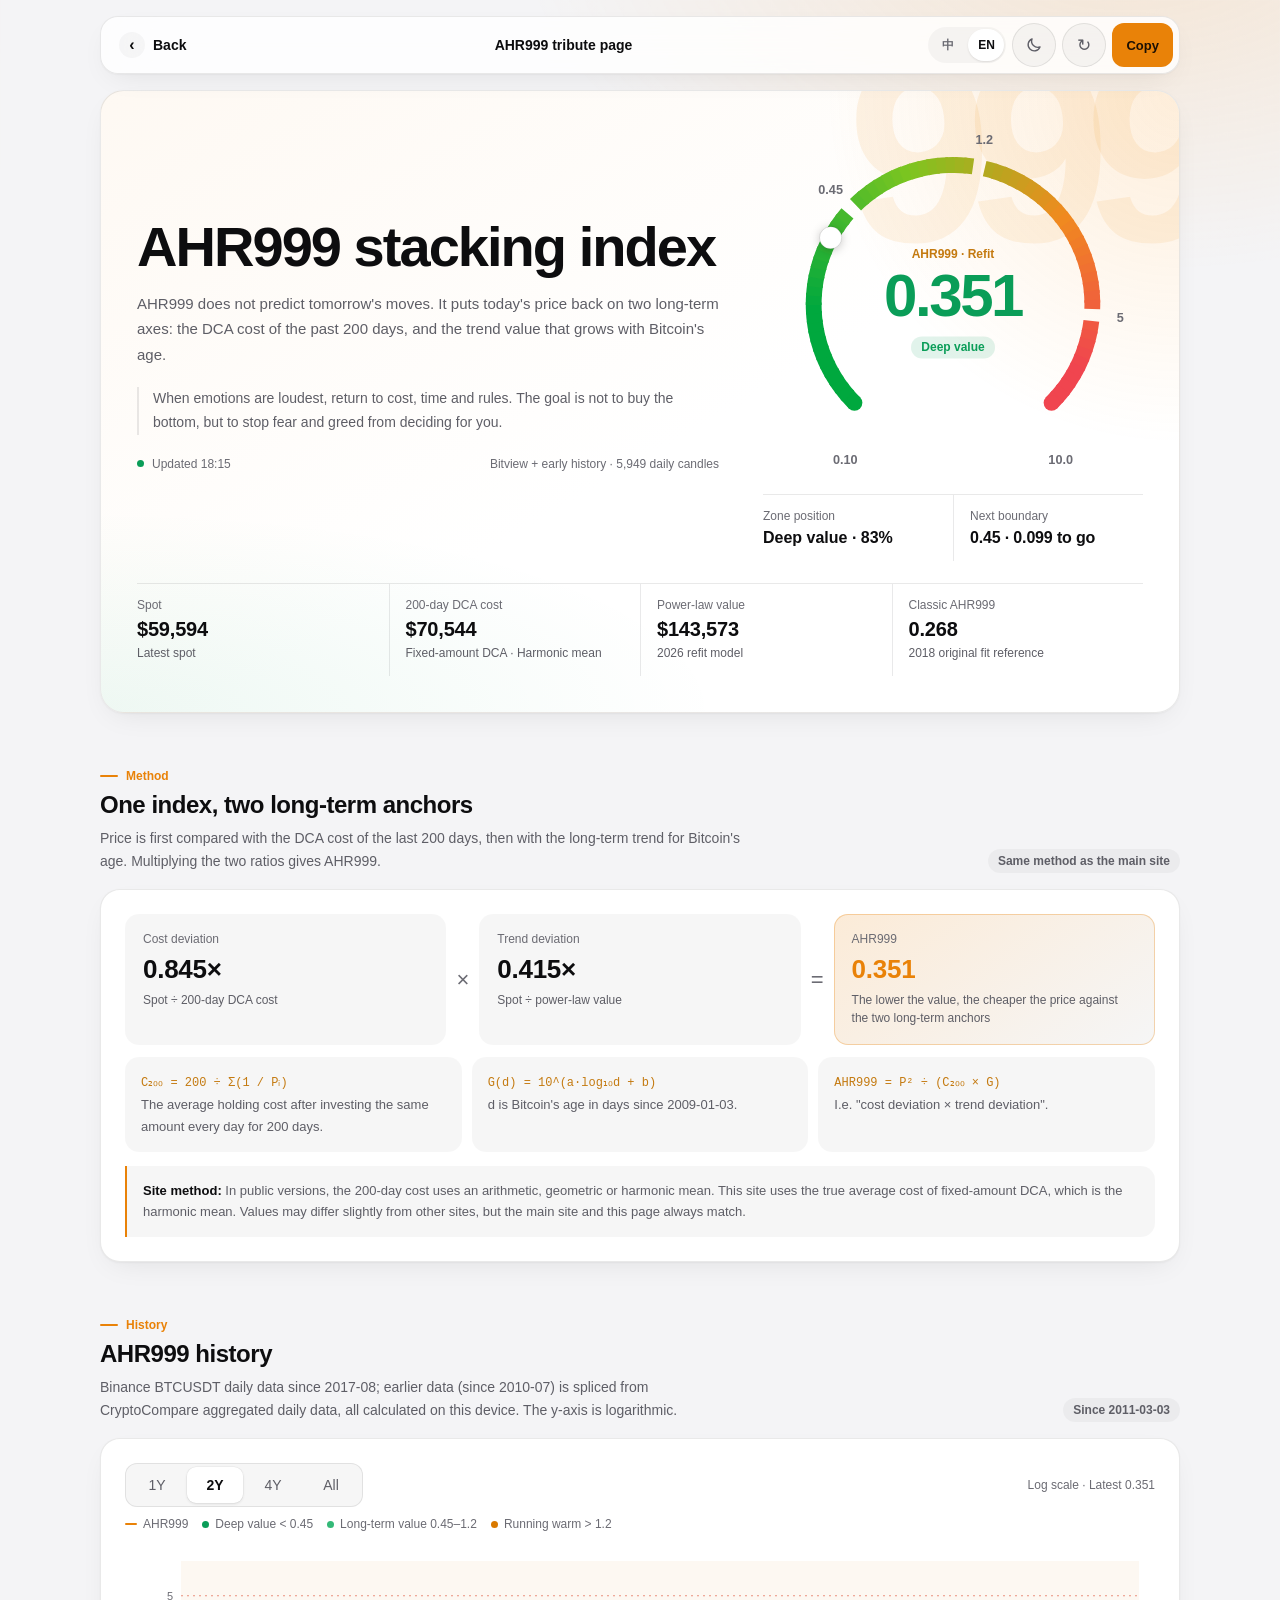
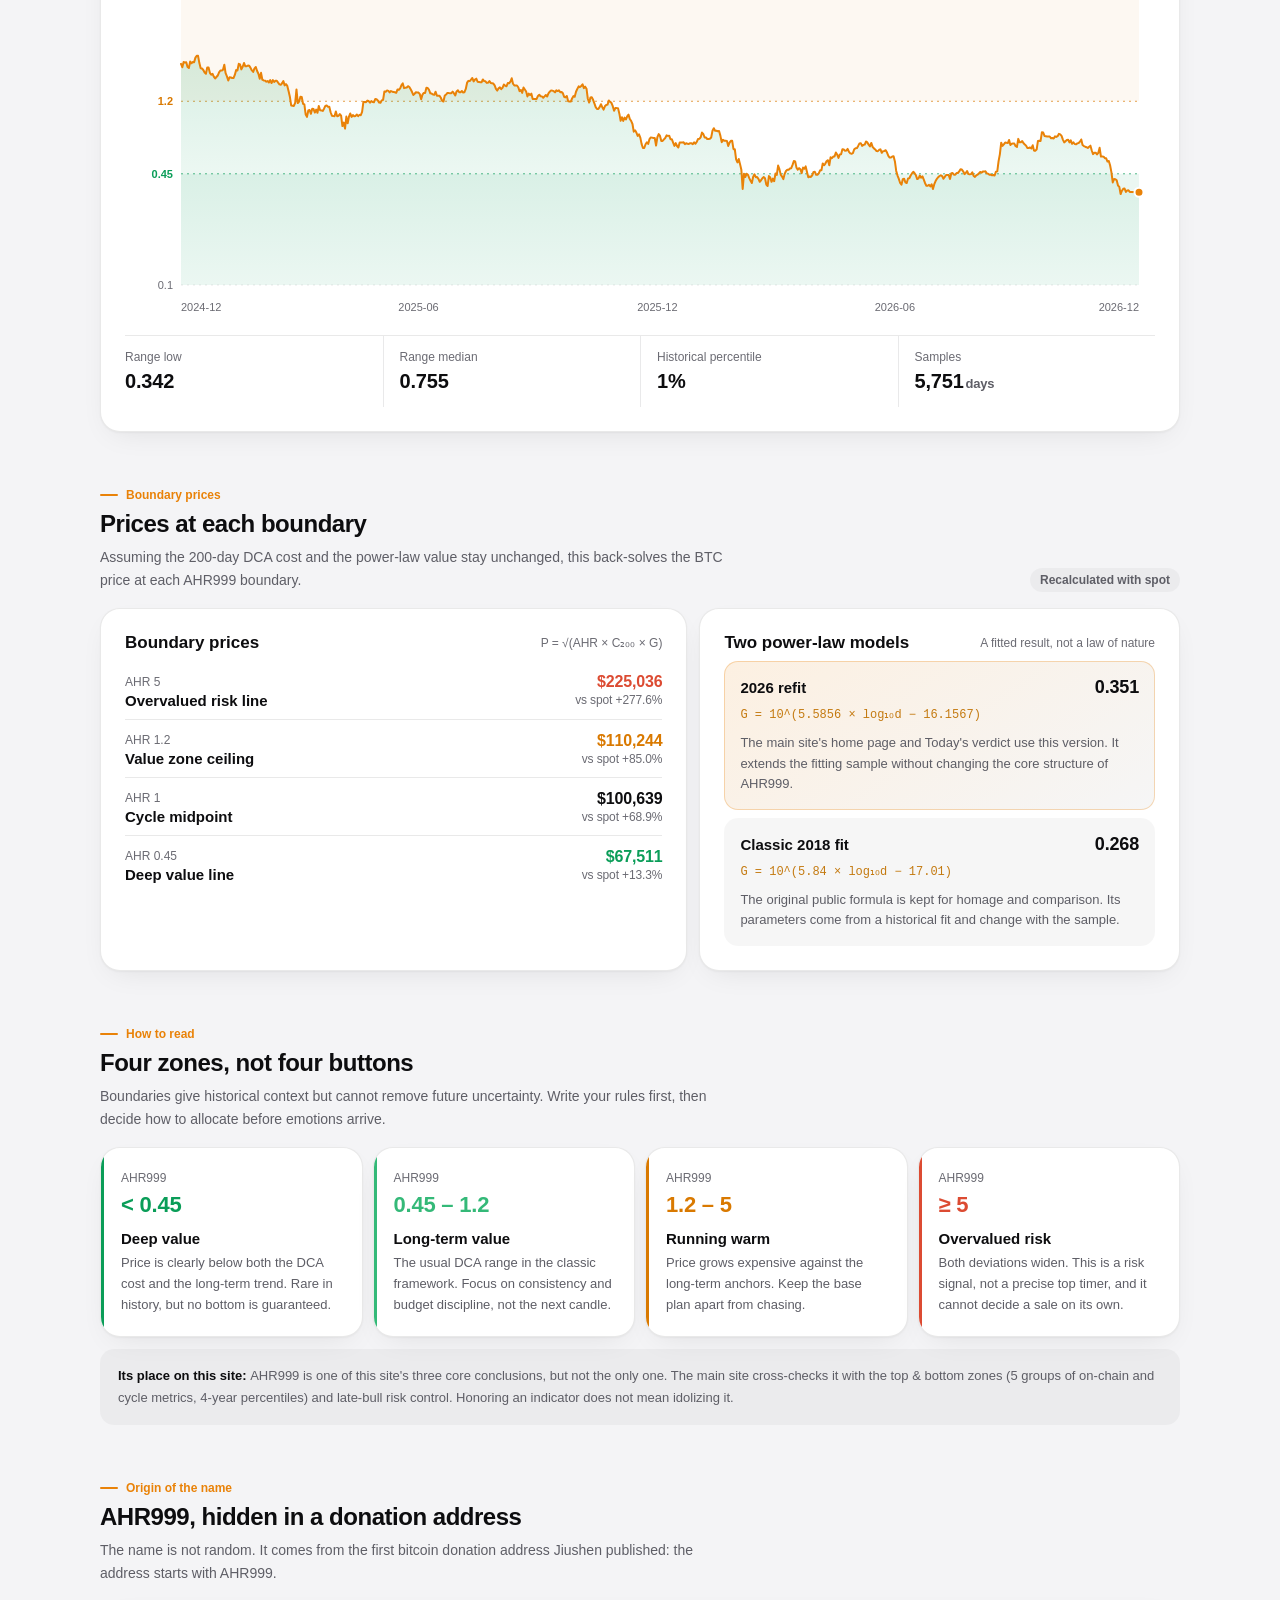
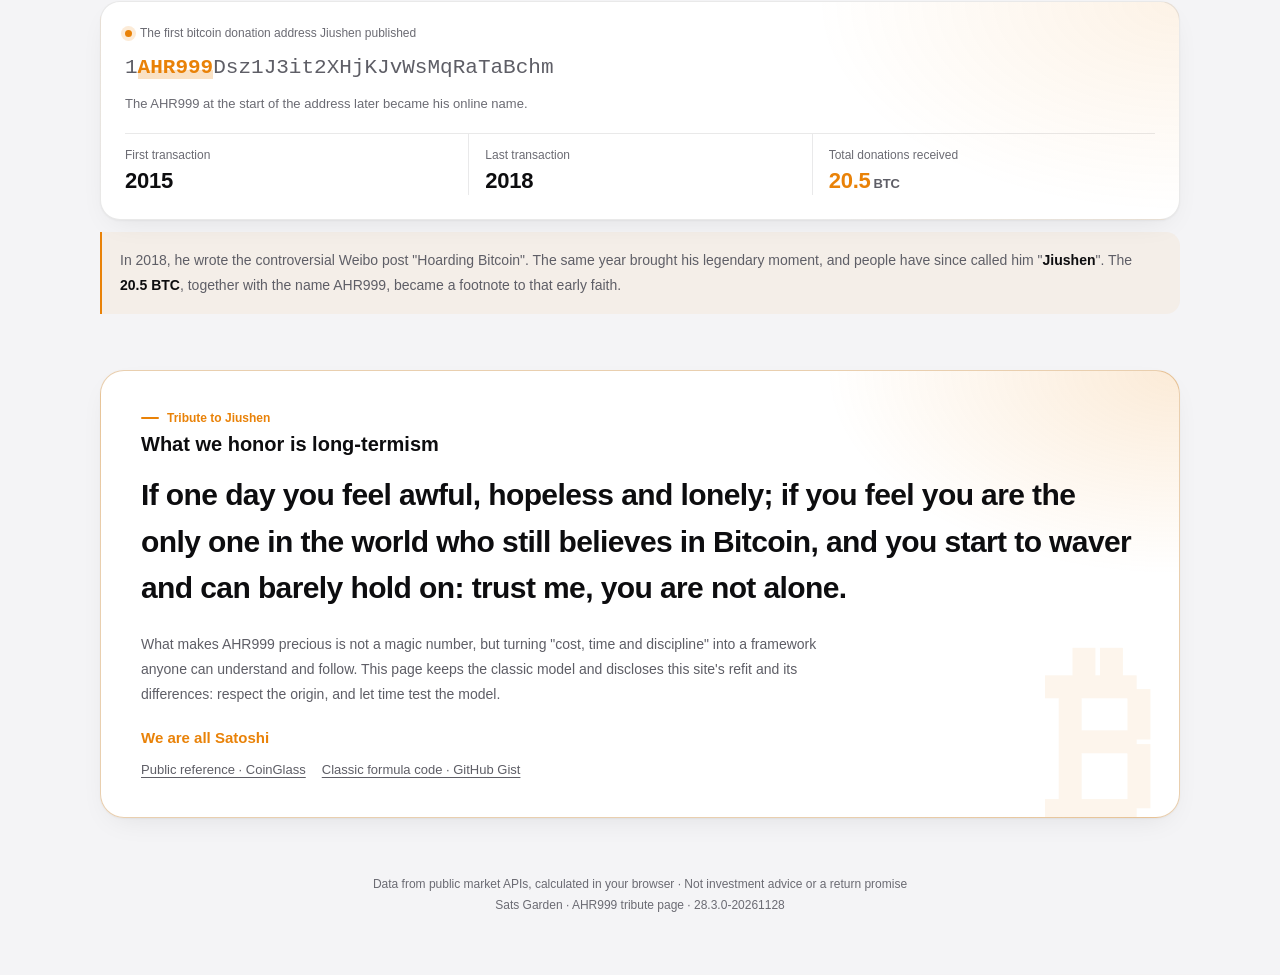
<file: ahr999.html>
<!doctype html>
<html lang="zh-CN">
<head>
  <meta charset="utf-8" />
  <meta name="viewport" content="width=device-width,initial-scale=1,viewport-fit=cover" />
  <meta name="referrer" content="no-referrer" />
  <meta name="theme-color" content="#f4f4f6" />
  <meta name="apple-mobile-web-app-capable" content="yes" />
  <meta name="apple-mobile-web-app-status-bar-style" content="black-translucent" />
  <meta name="apple-mobile-web-app-title" content="AHR999" />
  <meta name="ahr999-build" content="28.3.0-20261128" />
  <script>(function(){var l=null;try{l=localStorage.getItem("btc_lang_v1")}catch(e){}if(l!=="zh"&&l!=="en"){var n=(navigator.languages&&navigator.languages[0])||navigator.language||"";l=/^zh/i.test(n)?"zh":"en"}window.BTC_LANG=l;var d=document.documentElement;d.lang=l==="en"?"en":"zh-CN";if(l==="en"){d.classList.add("i18n-pending");setTimeout(function(){d.classList.remove("i18n-pending")},2500)}})();</script>
<script>(function(){var T="btc_theme_v1",t=null;try{t=localStorage.getItem(T)}catch(e){}if(t!=="light"&&t!=="dark")t=window.matchMedia&&window.matchMedia("(prefers-color-scheme: dark)").matches?"dark":"light";document.documentElement.dataset.theme=t;})();</script>
  <link rel="apple-touch-icon" href="./apple-touch-icon.png" />
  <link rel="manifest" href="./manifest.webmanifest" id="pwaManifest" />
  <meta property="og:title" content="AHR999 致敬专页 · Sats Garden" />
  <meta property="og:image" content="https://9992100.xyz/btc/docs/cover.jpg" />
  <meta name="twitter:card" content="summary_large_image" />
  <meta name="twitter:image" content="https://9992100.xyz/btc/docs/cover.jpg" />
  <title>AHR999 致敬专页 · Sats Garden</title>
  <style>
    :root{
      color-scheme:light dark;
      --bg:rgb(244 244 246);--surface:rgb(255 255 255);--surface2:rgba(15,15,18,.035);--surface3:rgba(15,15,18,.06);
      --text:rgb(13 13 15);--muted:rgb(94 94 102);--dim:rgb(107 107 115);--line:rgba(15,15,18,.09);
      --btc:rgb(233 130 8);
      --green:rgb(10 157 88);--green2:rgb(52 185 120);--orange:rgb(217 121 0);--red:rgb(220 75 50);--blue:rgb(42 100 173);
      --shadow:0 1px 2px rgba(15,15,20,.04),0 10px 30px -12px rgba(15,15,20,.10);
      --radius:20px;--zone:var(--green2);
      --font:-apple-system,BlinkMacSystemFont,"SF Pro Text","SF Pro Display","PingFang SC","Helvetica Neue",Arial,sans-serif
    }
    :root[data-theme="dark"]{
      color-scheme:dark;
      --bg:rgb(9 12 17);--surface:rgb(12 16 22);--surface2:rgba(255,255,255,.045);--surface3:rgba(255,255,255,.08);
      --text:rgb(247 247 248);--muted:rgb(170 170 177);--dim:rgb(138 138 147);--line:rgba(255,255,255,.09);
      --btc:rgb(247 147 26);
      --green:rgb(50 213 131);--green2:rgb(117 224 167);--orange:rgb(255 173 66);--red:rgb(255 107 74);--blue:rgb(98 168 255);
      --shadow:inset 0 1px 0 rgba(255,255,255,.05),0 12px 32px -14px rgba(0,0,0,.6)
    }
    *{box-sizing:border-box}
    html{scroll-behavior:smooth;background:var(--bg)}
    body{margin:0;padding:0 16px calc(40px + env(safe-area-inset-bottom));background:var(--bg);color:var(--text);font-family:var(--font);-webkit-font-smoothing:antialiased}
    button,a{font:inherit;-webkit-tap-highlight-color:transparent}
    button{cursor:pointer}
    button:focus-visible,a:focus-visible{outline:2px solid var(--btc);outline-offset:2px}
    .page{width:100%;max-width:1080px;margin:auto}
    .num{font-variant-numeric:tabular-nums;letter-spacing:-.01em}
    /* 顶部导航：与主站同一种悬浮胶囊 */
    .topbar{position:sticky;top:calc(env(safe-area-inset-top,0px) + 8px);z-index:30;display:flex;align-items:center;justify-content:space-between;gap:10px;
      margin:10px 0 16px;padding:6px;border:1px solid var(--line);border-radius:18px;
      background:color-mix(in srgb,var(--surface) 82%,transparent);backdrop-filter:blur(24px) saturate(150%);-webkit-backdrop-filter:blur(24px) saturate(150%);box-shadow:var(--shadow)}
    .back,.top-action,.refresh-action,.theme-action{min-height:44px;display:inline-flex;align-items:center;justify-content:center;border-radius:12px;text-decoration:none}
    .back{gap:8px;padding:0 12px;color:var(--text);font-size:14px;font-weight:600}
    .back i{width:26px;height:26px;display:grid;place-items:center;border-radius:50%;background:var(--surface2);font-style:normal;font-size:16px}
    .top-title{min-width:0;text-align:center;font-size:14px;font-weight:650}
    .top-actions{display:flex;align-items:center;gap:6px}
    .top-action{padding:0 14px;border:0;background:var(--text);color:var(--surface);font-size:13px;font-weight:650}
    .refresh-action,.theme-action{width:44px;padding:0;border:1px solid var(--line);border-radius:50%;background:var(--surface2);color:var(--muted);font-size:17px}
    .refresh-action:disabled{opacity:.45}
    .theme-action svg{width:18px;height:18px;fill:none;stroke:currentColor;stroke-width:1.8;stroke-linecap:round;stroke-linejoin:round}
    /* 首屏 */
    .hero{position:relative;isolation:isolate;overflow:hidden;padding:36px;border:1px solid var(--line);border-radius:24px;background:var(--surface);box-shadow:var(--shadow)}
    .hero::after{content:"";position:absolute;inset:0;z-index:-1;pointer-events:none;
      background:radial-gradient(110% 60% at 92% 0%,color-mix(in srgb,var(--zone) 12%,transparent),transparent 72%),radial-gradient(80% 45% at 0% 100%,color-mix(in srgb,var(--zone) 6%,transparent),transparent 72%);transition:background 1s ease}
    .hero-grid{display:grid;grid-template-columns:minmax(0,1fr) 380px;align-items:center;gap:44px}
    h1{margin:0 0 14px;font-size:clamp(34px,4.6vw,56px);font-weight:700;line-height:1.05;letter-spacing:-.035em}
    .lead{max-width:640px;margin:0;color:var(--muted);font-size:15px;line-height:1.7}
    .hero-quote{max-width:600px;margin-top:20px;padding-left:14px;border-left:2px solid var(--line);color:var(--muted);font-size:14px;line-height:1.7}
    .precision-dial{position:relative;width:380px;max-width:100%;margin:0 auto}
    .dial-topline{display:none}
    .dial-canvas{position:relative;width:100%;aspect-ratio:240/228}
    .dial-svg{position:absolute;inset:0;width:100%;height:100%;overflow:visible}
    .dial-threshold-label,.dial-end{fill:var(--dim);font-family:var(--font);font-size:8px;font-weight:600;text-anchor:middle;font-variant-numeric:tabular-nums}
    .dial-knob{fill:#fff;stroke:rgba(0,0,0,.12);stroke-width:.6;opacity:0;filter:drop-shadow(0 1.5px 3px rgba(0,0,0,.22));transition:opacity .25s ease}
    .dial-knob.on{opacity:1}
    .dial-center{position:absolute;left:0;right:0;top:49%;transform:translateY(-51%);text-align:center;pointer-events:none}
    .score-label{display:block;color:var(--dim);font-size:12px;font-weight:600}
    .score-value{display:block;margin-top:6px;font-variant-numeric:tabular-nums;font-size:60px;font-weight:650;line-height:.95;letter-spacing:-.04em}
    .score-value.fresh{animation:scoreFresh .42s cubic-bezier(.22,.8,.3,1)}
    .score-zone{display:inline-flex;align-items:center;margin-top:12px;padding:4px 10px;border-radius:999px;font-size:12px;font-weight:700;white-space:nowrap;background:color-mix(in srgb,currentColor 12%,transparent);transition:color .3s ease}
    .dial-summary{display:grid;grid-template-columns:1fr 1fr;margin-top:-4px;padding-top:12px;border-top:1px solid var(--line)}
    .dial-summary div{min-width:0;padding:0 4px}.dial-summary div:last-child{border-left:1px solid var(--line);text-align:right}
    .dial-summary small{display:block;color:var(--dim);font-size:12px}
    .dial-summary b{display:block;margin-top:4px;font-size:14px;font-weight:600;white-space:nowrap}
    .livebar{display:flex;align-items:center;gap:8px;margin-top:22px;color:var(--dim);font-size:12px}
    .live-dot{width:7px;height:7px;flex:none;border-radius:50%;background:var(--dim)}
    .live-dot.on{background:var(--green)}
    .livebar .source{margin-left:auto;text-align:right}
    .metric-grid{display:grid;grid-template-columns:repeat(4,minmax(0,1fr));margin-top:22px;border-top:1px solid var(--line)}
    .metric{min-width:0;padding:16px 16px 4px;border-left:1px solid var(--line)}
    .metric:first-child{border-left:0;padding-left:0}
    .metric small{display:block;color:var(--dim);font-size:12px}
    .metric b{display:block;margin-top:6px;font-size:20px;font-weight:650;white-space:nowrap;font-variant-numeric:tabular-nums}
    .metric span{display:block;margin-top:4px;color:var(--muted);font-size:12px;line-height:1.4}
    /* 分节 */
    .section{margin-top:56px;scroll-margin-top:86px}
    .section-head{display:flex;align-items:flex-end;justify-content:space-between;gap:20px;margin-bottom:16px}
    .kicker{display:none}
    h2{margin:0;font-size:24px;font-weight:700;letter-spacing:-.02em}
    .sub{max-width:640px;margin:8px 0 0;color:var(--muted);font-size:14px;line-height:1.65}
    .section-badge{flex:none;padding:5px 10px;border-radius:999px;background:var(--surface2);color:var(--muted);font-size:12px;font-weight:600}
    .formula-card,.chart-card,.panel,.origin-card{padding:24px;border:1px solid var(--line);border-radius:var(--radius);background:var(--surface);box-shadow:var(--shadow)}
    .formula-flow{display:grid;grid-template-columns:1fr auto 1fr auto 1fr;align-items:stretch;gap:10px}
    .formula-part{min-width:0;padding:18px;border-radius:14px;background:var(--surface2)}
    .formula-part small{display:block;color:var(--dim);font-size:12px}
    .formula-part b{display:block;margin-top:8px;font-size:26px;font-weight:650;font-variant-numeric:tabular-nums}
    .formula-part span{display:block;margin-top:6px;color:var(--muted);font-size:12px;line-height:1.5}
    .formula-part.result{background:color-mix(in srgb,var(--zone) 12%,var(--surface))}
    .operator{display:grid;place-items:center;color:var(--dim);font-size:22px;font-weight:500}
    .equations{display:grid;grid-template-columns:repeat(3,minmax(0,1fr));gap:10px;margin-top:12px}
    .equation{padding:14px 16px;border-radius:14px;background:var(--surface2);color:var(--muted);font-size:13px;line-height:1.7}
    .equation code{color:var(--text);font-family:ui-monospace,"SF Mono",Menlo,monospace;font-size:12px}
    .method-note{margin-top:14px;padding:14px 16px;border-radius:14px;background:var(--surface2);color:var(--muted);font-size:13px;line-height:1.65}
    .method-note b{color:var(--text)}
    /* 历史图表 */
    .chart-toolbar{display:flex;align-items:center;justify-content:space-between;gap:12px;margin-bottom:10px}
    .range-tabs{display:inline-flex;gap:2px;padding:3px;border:1px solid var(--line);border-radius:12px;background:var(--surface2)}
    .range-btn{min-width:56px;min-height:36px;padding:0 12px;border:0;border-radius:9px;background:transparent;color:var(--muted);font-size:14px;font-weight:500}
    .range-btn.active{background:var(--surface);color:var(--text);font-weight:650;box-shadow:0 1px 3px rgba(0,0,0,.10),0 0 0 .5px rgba(0,0,0,.05)}
    :root[data-theme="dark"] .range-btn.active{background:rgba(255,255,255,.12)}
    .chart-live{color:var(--dim);font-size:12px;text-align:right}
    .chart-legend{display:flex;align-items:center;gap:14px;flex-wrap:wrap;margin:6px 0 10px;color:var(--dim);font-size:12px}
    .legend{display:inline-flex;align-items:center;gap:6px;white-space:nowrap}
    .legend i{width:12px;height:2px;flex:none;border-radius:2px;background:var(--text)}
    .legend.zone-key i{width:7px;height:7px;border-radius:50%}
    .legend.low i{background:var(--green)}.legend.dca i{background:var(--green2)}.legend.risk i{background:var(--orange)}
    .chart-wrap{position:relative;width:100%;height:380px;overflow:hidden;border-radius:14px}
    #ahrChart{display:block;width:100%;height:100%;touch-action:pan-y}
    .chart-zone.low{fill:var(--green);opacity:.08}.chart-zone.dca{fill:transparent}.chart-zone.risk{fill:var(--orange);opacity:.05}
    .chart-grid{stroke:var(--line);stroke-width:1;stroke-dasharray:2 4}
    .chart-threshold{stroke:var(--red);stroke-width:1;stroke-dasharray:2 4;opacity:.6}
    .chart-zone-boundary{fill:none;stroke-width:1;stroke-dasharray:2 4;vector-effect:non-scaling-stroke;opacity:.7}
    .chart-zone-boundary.low{stroke:var(--green)}.chart-zone-boundary.dca{stroke:var(--orange)}
    .chart-axis{fill:var(--dim);font-family:var(--font);font-size:11px;font-variant-numeric:tabular-nums}
    .chart-axis.low{fill:var(--green);font-weight:650}.chart-axis.dca{fill:var(--orange);font-weight:650}
    .chart-area{fill:url(#ahrArea)}
    .chart-line{fill:none;stroke:var(--text);stroke-width:1.75;stroke-linejoin:round;stroke-linecap:round;vector-effect:non-scaling-stroke}
    .chart-last{fill:var(--zone);stroke:var(--surface);stroke-width:2;vector-effect:non-scaling-stroke}
    .chart-tip{position:absolute;z-index:4;display:none;pointer-events:none;min-width:120px;padding:8px 12px;border-radius:12px;background:var(--text);color:var(--surface);
      box-shadow:0 8px 24px rgba(0,0,0,.2);transform:translate(-50%,-118%);font-size:12px;line-height:1.4}
    .chart-tip.on{display:block}
    .chart-tip b{display:block;margin-top:2px;font-size:16px;font-weight:650}
    .chart-tip span{display:block;margin-top:2px;opacity:.75}
    .chart-stats{display:grid;grid-template-columns:repeat(4,minmax(0,1fr));margin-top:14px;padding-top:14px;border-top:1px solid var(--line)}
    .chart-stat{padding:0 12px;border-left:1px solid var(--line)}.chart-stat:first-child{padding-left:0;border-left:0}
    .chart-stat small{display:block;color:var(--dim);font-size:12px}.chart-stat b{display:block;margin-top:4px;font-size:16px;font-weight:650;font-variant-numeric:tabular-nums}
    /* 关键价格与模型 */
    .two-col{display:grid;grid-template-columns:1.1fr .9fr;gap:12px}
    .panel-title{display:flex;align-items:center;justify-content:space-between;gap:12px;margin-bottom:8px}
    .panel-title b{font-size:17px;font-weight:700}.panel-title span{color:var(--dim);font-size:12px}
    .ladder{display:block}
    .ladder-row{display:grid;grid-template-columns:auto minmax(0,1fr) auto;align-items:center;gap:12px;min-height:58px;padding:10px 0;border-top:1px solid var(--line)}
    .ladder-row:first-child{border-top:0}
    .ladder-row small{color:var(--dim);font-size:12px}.ladder-row strong{display:block;margin-top:2px;font-size:15px;font-weight:600}
    .ladder-price{text-align:right}.ladder-price b{display:block;font-size:16px;font-weight:650}.ladder-price span{display:block;margin-top:2px;color:var(--dim);font-size:12px}
    .model-list{display:grid;gap:8px}
    .model{padding:16px;border-radius:14px;background:var(--surface2)}
    .model.active{background:color-mix(in srgb,var(--zone) 10%,var(--surface))}
    .model-head{display:flex;align-items:center;justify-content:space-between;gap:10px}.model-head b{font-size:15px;font-weight:650}.model-head span{font-size:18px;font-weight:650}
    .model code{display:block;margin-top:8px;color:var(--muted);font-family:ui-monospace,"SF Mono",Menlo,monospace;font-size:12px;line-height:1.6;word-break:break-all}
    .model p{margin:8px 0 0;color:var(--muted);font-size:13px;line-height:1.55}
    /* 四个区间 */
    .zones{display:grid;grid-template-columns:repeat(4,minmax(0,1fr));gap:10px}
    .zone{position:relative;overflow:hidden;padding:20px;border:1px solid var(--line);border-radius:var(--radius);background:var(--surface);box-shadow:var(--shadow)}
    .zone::before{content:"";position:absolute;left:0;top:0;bottom:0;width:3px;background:var(--zone)}
    .zone small{color:var(--dim);font-size:12px}.zone b{display:block;margin-top:6px;color:var(--zone);font-size:22px;font-weight:650;font-variant-numeric:tabular-nums}
    .zone h3{margin:12px 0 6px;font-size:15px;font-weight:650}.zone p{margin:0;color:var(--muted);font-size:13px;line-height:1.6}
    .discipline{margin-top:12px;padding:16px 18px;border-radius:14px;background:var(--surface2);color:var(--muted);font-size:13px;line-height:1.7}
    .discipline b{color:var(--text)}
    /* 名字由来 */
    .origin-addr-label{display:flex;align-items:center;gap:8px;color:var(--dim);font-size:12px}
    .origin-addr-label::before{content:"";width:7px;height:7px;border-radius:50%;background:var(--btc)}
    .origin-addr{margin-top:12px;font-family:ui-monospace,"SF Mono",Menlo,monospace;font-size:clamp(14px,3.4vw,21px);font-weight:500;line-height:1.5;word-break:break-all;color:var(--muted)}
    .origin-addr mark{background:none;color:var(--text);font-weight:700;padding:0}
    .origin-caption{margin-top:10px;color:var(--dim);font-size:13px;line-height:1.6}
    .origin-stats{display:grid;grid-template-columns:repeat(3,minmax(0,1fr));margin-top:18px;padding-top:14px;border-top:1px solid var(--line)}
    .origin-stat{padding:0 12px;border-left:1px solid var(--line)}.origin-stat:first-child{padding-left:0;border-left:0}
    .origin-stat small{display:block;color:var(--dim);font-size:12px}
    .origin-stat b{display:block;margin-top:4px;font-size:22px;font-weight:650;white-space:nowrap;font-variant-numeric:tabular-nums}.origin-stat b span{font-size:13px;font-weight:600;color:var(--muted)}
    .origin-story{margin-top:12px;padding:16px 18px;border-radius:14px;background:var(--surface2);color:var(--muted);font-size:14px;line-height:1.8}
    .origin-story b{color:var(--text);font-weight:650}
    /* 致敬 */
    .tribute{position:relative;overflow:hidden;padding:40px;border:1px solid var(--line);border-radius:24px;background:var(--surface);box-shadow:var(--shadow)}
    .tribute h2{color:var(--dim);font-size:14px;font-weight:600;letter-spacing:0}
    .tribute blockquote{margin:16px 0 0;font-size:clamp(20px,2.8vw,30px);font-weight:650;line-height:1.55;letter-spacing:-.02em}
    .tribute p{max-width:680px;margin:20px 0 0;color:var(--muted);font-size:14px;line-height:1.8}
    .tribute-sign{margin-top:22px;color:var(--text);font-size:15px;font-weight:700}
    .refs{display:flex;gap:16px;flex-wrap:wrap;margin-top:16px}.refs a{color:var(--muted);font-size:13px;text-underline-offset:3px}
    footer{margin-top:36px;padding:20px 4px;color:var(--dim);font-size:12px;line-height:1.7;text-align:center}
    .toast{position:fixed;left:50%;bottom:calc(22px + env(safe-area-inset-bottom));z-index:80;opacity:0;transform:translate(-50%,60px);
      padding:10px 16px;border-radius:999px;background:var(--text);color:var(--surface);box-shadow:0 12px 32px rgba(0,0,0,.25);font-size:13px;font-weight:600;transition:.25s}
    .toast.on{opacity:1;transform:translate(-50%,0)}
    @media(max-width:820px){
      .hero{padding:28px}.hero-grid{grid-template-columns:1fr;gap:24px}.precision-dial{width:360px}
      .metric-grid{grid-template-columns:repeat(2,minmax(0,1fr))}.metric:nth-child(odd){border-left:0;padding-left:0}.metric:nth-child(n+3){border-top:1px solid var(--line)}
      .formula-flow{grid-template-columns:1fr}.operator{height:22px}.equations{grid-template-columns:1fr}
      .two-col{grid-template-columns:1fr}.zones{grid-template-columns:repeat(2,minmax(0,1fr))}
    }
    @media(max-width:620px){
      body{padding-left:12px;padding-right:12px}.top-title{display:none}
      .hero{padding:22px 18px;border-radius:22px}.hero-grid{gap:0}.lead{font-size:14px}
      h1{font-size:clamp(30px,9.5vw,44px)}.hero-quote{display:none}.precision-dial{width:100%;margin-top:18px}.score-value{font-size:54px}
      .livebar{margin-top:12px}.metric{padding-top:14px}.metric b{font-size:18px}
      .section{margin-top:44px}.section-head{display:block}.section-badge{display:inline-flex;margin-top:10px}
      h2{font-size:22px}.formula-card,.chart-card,.panel,.origin-card{padding:16px;border-radius:20px}
      .chart-toolbar{align-items:stretch;flex-direction:column}.range-tabs{display:grid;grid-template-columns:repeat(4,minmax(0,1fr));width:100%}.range-btn{min-width:0}.chart-live{text-align:left}.chart-wrap{height:320px}
      .chart-stats{grid-template-columns:repeat(2,minmax(0,1fr));row-gap:12px}.chart-stat:nth-child(3){padding-left:0;border-left:0}
      .zones{grid-template-columns:1fr}.tribute{padding:28px 20px;border-radius:22px}.tribute blockquote{font-size:21px}
      .origin-stat{padding:0 8px}.origin-stat b{font-size:18px}
    }
    @media(max-width:380px){.score-value{font-size:48px}}
    @media(min-resolution:2dppx){.metric-grid,.metric,.dial-summary,.dial-summary div:last-child,.chart-stats,.chart-stat,.ladder-row,.origin-stats,.origin-stat{border-width:.5px}}
    /* —— 致敬专页特色：保留主站的结构与组件，用比特币橙与暖金作为本页的强调色 —— */
    :root{--accent:rgb(233 130 8);--gold:rgb(196 122 16);--glow:rgba(247,147,26,.16);
      --dial-1:rgb(0 168 62);--dial-2:rgb(124 197 32);--dial-3:rgb(240 138 31);--dial-4:rgb(240 69 79)}
    :root[data-theme="dark"]{--accent:rgb(247 147 26);--gold:rgb(255 197 107);--glow:rgba(247,147,26,.22);
      --dial-1:rgb(0 200 5);--dial-2:rgb(195 245 60);--dial-3:rgb(255 159 47);--dial-4:rgb(255 91 102)}
    body{background:radial-gradient(900px 520px at 88% -80px,var(--glow),transparent 68%),var(--bg)}
    .hero{background:linear-gradient(150deg,color-mix(in srgb,var(--accent) 5%,var(--surface)) 0,var(--surface) 55%)}
    :root[data-theme="dark"] .hero{background:linear-gradient(145deg,rgba(255,255,255,.06),rgba(255,255,255,.015)),var(--surface)}
    .hero::before{content:"999";position:absolute;right:-24px;top:-70px;z-index:-1;color:color-mix(in srgb,var(--accent) 9%,transparent);
      font-size:260px;font-weight:900;line-height:1;letter-spacing:-.1em;pointer-events:none}
    .hero::after{background:radial-gradient(520px 520px at 100% 0%,var(--glow),transparent 68%),radial-gradient(80% 45% at 0% 100%,color-mix(in srgb,var(--zone) 7%,transparent),transparent 72%)}
    .kicker{display:flex;align-items:center;gap:8px;margin-bottom:8px;color:var(--accent);font-size:12px;font-weight:700}
    .kicker::before{content:"";width:18px;height:2px;border-radius:2px;background:var(--accent)}
    .score-label{color:var(--gold)}
    .top-action{background:var(--accent);color:#1b1004}
    .formula-part.result{background:linear-gradient(145deg,color-mix(in srgb,var(--accent) 16%,var(--surface)),var(--surface2));box-shadow:inset 0 0 0 1px color-mix(in srgb,var(--accent) 30%,transparent)}
    .formula-part.result b{color:var(--accent)}
    .equation code{color:var(--gold)}
    .method-note{border-left:2px solid var(--accent);border-radius:0 14px 14px 0}
    .legend i{background:var(--accent)}
    .chart-line{stroke:var(--accent);stroke-width:2}
    .chart-last{fill:var(--accent)}
    .chart-tip b{color:var(--accent)}
    .model.active{background:linear-gradient(145deg,color-mix(in srgb,var(--accent) 12%,var(--surface)),var(--surface2));box-shadow:inset 0 0 0 1px color-mix(in srgb,var(--accent) 28%,transparent)}
    .model code{color:var(--gold)}
    .origin-card{background:radial-gradient(520px 300px at 100% 0,color-mix(in srgb,var(--accent) 10%,transparent),transparent 70%),var(--surface)}
    .origin-addr mark{background:linear-gradient(transparent 62%,color-mix(in srgb,var(--accent) 24%,transparent) 0);color:var(--accent);font-weight:800}
    .origin-addr-label::before{box-shadow:0 0 0 4px color-mix(in srgb,var(--accent) 16%,transparent)}
    .origin-story{border-left:2px solid var(--accent);border-radius:0 14px 14px 0;background:color-mix(in srgb,var(--accent) 6%,transparent)}
    .tribute{border-color:color-mix(in srgb,var(--accent) 26%,var(--line));background:radial-gradient(520px 300px at 100% 0,color-mix(in srgb,var(--accent) 16%,transparent),transparent 68%),linear-gradient(145deg,var(--surface),var(--surface))}
    .tribute::after{content:"₿";position:absolute;right:24px;bottom:-56px;color:color-mix(in srgb,var(--accent) 8%,transparent);font-size:220px;font-weight:800;pointer-events:none}
    .tribute h2{color:var(--text);font-size:20px;font-weight:700}
    .tribute-sign{color:var(--accent)}
    @media(max-width:620px){.hero::before{right:-12px;top:-20px;font-size:130px}.tribute::after{font-size:160px;bottom:-40px}}
    /* —— 数据网格统一：色盘摘要、四项指标、图表统计使用同一种 2 列网格 —— */
    .dial-summary,.metric-grid,.chart-stats{display:grid;grid-template-columns:repeat(2,minmax(0,1fr));margin-top:0;padding:0;border-top:1px solid var(--line)}
    .dial-summary div,.metric,.chart-stat{min-width:0;padding:14px 0 14px 16px;border-left:1px solid var(--line);border-top:0;text-align:left}
    .dial-summary div:nth-child(odd),.metric:nth-child(odd),.chart-stat:nth-child(odd){padding-left:0;padding-right:16px;border-left:0}
    .dial-summary div:last-child{text-align:left}
    .metric:nth-child(n+3),.chart-stat:nth-child(n+3){border-top:1px solid var(--line)}
    .dial-summary small,.metric small,.chart-stat small{display:block;color:var(--dim);font-size:12px}
    .dial-summary b,.metric b,.chart-stat b{display:block;margin-top:6px;font-size:20px;font-weight:650;line-height:1.15;white-space:nowrap;font-variant-numeric:tabular-nums}
    .dial-summary b{font-size:16px}
    .metric span{display:block;margin-top:4px;color:var(--muted);font-size:12px;line-height:1.4}
    .chart-stat b small,.metric b small{display:inline;margin-left:2px;color:var(--muted);font-size:13px;font-weight:600}
    .precision-dial{display:flex;flex-direction:column}
    .dial-canvas{margin-bottom:6px}
    .metric-grid{margin-top:0}
    .chart-stats{margin-top:14px}
    @media(min-width:821px){
      .metric-grid,.chart-stats{grid-template-columns:repeat(4,minmax(0,1fr))}
      .metric:nth-child(n),.chart-stat:nth-child(n){padding-left:16px;padding-right:0;border-left:1px solid var(--line);border-top:0}
      .metric:first-child,.chart-stat:first-child{padding-left:0;border-left:0}
      .metric-grid{margin-top:22px}
    }
    @media(min-resolution:2dppx){.dial-summary,.dial-summary div,.metric-grid,.metric,.chart-stats,.chart-stat{border-width:.5px}}
    /* 名字的由来：年份时间线 + 打赏总额 */
    .origin-timeline{position:relative;display:grid;grid-template-columns:1fr 1fr;margin-top:20px;padding-top:4px}
    .origin-timeline::before{content:"";position:absolute;left:6px;right:calc(50% - 6px);top:10px;height:2px;border-radius:2px;background:linear-gradient(90deg,var(--accent),color-mix(in srgb,var(--accent) 35%,transparent))}
    .ot-step{position:relative;padding-top:22px}
    .ot-step i{position:absolute;left:0;top:0;width:14px;height:14px;border-radius:50%;background:var(--surface);box-shadow:inset 0 0 0 3px var(--accent)}
    .ot-step:last-child i{background:var(--accent)}
    .ot-step b{display:block;font-size:22px;font-weight:700;letter-spacing:-.01em}
    .ot-step small{display:block;margin-top:2px;color:var(--dim);font-size:13px}
    .origin-total{display:flex;align-items:baseline;justify-content:space-between;gap:12px;margin-top:18px;padding:14px 16px;border-radius:14px;
      background:linear-gradient(135deg,color-mix(in srgb,var(--accent) 14%,var(--surface)),color-mix(in srgb,var(--accent) 5%,var(--surface)))}
    .origin-total small{color:var(--muted);font-size:13px;font-weight:600}
    .origin-total b{font-size:28px;font-weight:750;color:var(--accent);letter-spacing:-.02em}
    .origin-total b span{margin-left:4px;font-size:14px;font-weight:700;color:var(--muted)}
    /* 名字的由来：三项事实，与本页其他数据网格同一种排版 */
    .origin-facts{display:grid;grid-template-columns:repeat(3,minmax(0,1fr));margin-top:18px;border-top:1px solid var(--line)}
    .origin-facts>div{min-width:0;padding:14px 0 2px 16px;border-left:1px solid var(--line)}
    .origin-facts>div:first-child{padding-left:0;border-left:0}
    .origin-facts small{display:block;color:var(--dim);font-size:12px}
    .origin-facts b{display:block;margin-top:6px;font-size:22px;font-weight:650;line-height:1.15;white-space:nowrap;font-variant-numeric:tabular-nums}
    .origin-facts b span{margin-left:3px;color:var(--muted);font-size:13px;font-weight:600}
    .origin-facts>div:last-child b{color:var(--accent)}
    @media(max-width:620px){.origin-facts>div{padding-left:12px}.origin-facts b{font-size:19px}}
    @media(min-resolution:2dppx){.origin-facts,.origin-facts>div{border-width:.5px}}
    html.i18n-pending body{visibility:hidden}
    .lang-toggle{display:inline-flex;align-items:center;gap:2px;height:36px;padding:2px;border-radius:999px;background:var(--surface2)}
    .lang-toggle button{min-width:36px;height:32px;padding:0 9px;border:0;border-radius:999px;background:transparent;color:var(--dim);font-size:12px;font-weight:600}
    .lang-toggle button.on{background:var(--surface);color:var(--text);font-weight:700;box-shadow:0 1px 2px rgba(0,0,0,.1)}
    @keyframes scoreFresh{from{opacity:.45;transform:translateY(5px)}to{opacity:1;transform:translateY(0)}}
    @media(prefers-reduced-motion:reduce){html{scroll-behavior:auto}.dial-knob,.score-zone,.toast,.hero::after{transition:none}.score-value.fresh{animation:none}}
  body{padding-top:calc(env(safe-area-inset-top,0px) + 6px)}
@media (display-mode:standalone){body{padding-top:calc(env(safe-area-inset-top,0px) + 10px)}.topbar{top:calc(env(safe-area-inset-top,0px) + 10px);margin-top:0;margin-bottom:18px}}
</style>
</head>
<body>
<main class="page">
  <nav class="topbar" aria-label="AHR999 专页导航">
    <a class="back" href="./index.html#ahr"><i>‹</i><span>返回主站</span></a>
    <div class="top-title">AHR999 致敬专页</div>
    <div class="top-actions">
      <div class="lang-toggle" translate="no" role="group" aria-label="语言 Language"><button type="button" data-lang-btn="zh" lang="zh-CN">中</button><button type="button" data-lang-btn="en" lang="en">EN</button></div>
      <button class="theme-action" id="themeBtn" type="button" onclick="toggleTheme()" aria-label="切换浅色 / 深色"></button>
      <button class="refresh-action" id="refreshBtn" type="button" onclick="loadData(true)" aria-label="更新 AHR999 数据">↻</button>
      <button class="top-action" id="copyBtn" type="button" onclick="copySnapshot()">复制快照</button>
    </div>
  </nav>

  <section class="hero" aria-labelledby="heroTitle">
    <div class="hero-grid">
      <div class="hero-copy">
        <h1 id="heroTitle">AHR999 囤币指标</h1>
        <p class="lead">AHR999 不预测明天的涨跌。它把今天的价格放回两个长期坐标：过去 200 天的定投成本，以及比特币随年龄增长的趋势估值。</p>
        <div class="hero-quote">情绪最吵的时候，回到成本、时间与规则。目标不是买在最低点，而是不让恐惧和贪婪替你做决定。</div>
        <div class="livebar">
          <span class="live-dot" id="liveDot"></span>
          <span id="liveText">正在读取本机数据…</span>
          <span class="source" id="sourceText">等待数据</span>
        </div>
      </div>
      <div class="precision-dial" aria-live="polite" id="scoreSpectrum">
        <div class="dial-canvas">
          <svg class="dial-svg" viewBox="0 0 240 228" aria-hidden="true">
            <g id="dialBands"></g>
            <g id="dialThresholds"></g>
            <circle class="dial-knob" id="dialKnob" r="7" cx="0" cy="0"></circle>
            <text class="dial-end" x="52" y="213">0.10</text>
            <text class="dial-end" x="188" y="213">10.0</text>
          </svg>
          <div class="dial-center">
            <span class="score-label">AHR999 · 新拟合</span>
            <b class="score-value num" id="ahrValue">--</b>
            <span class="score-zone" id="ahrZone">等待数据</span>
          </div>
        </div>
        <div class="dial-summary">
          <div><small>区间位置</small><b id="spectrumPosition">等待数据</b></div>
          <div><small>下一分界</small><b class="num" id="spectrumDistance">--</b></div>
        </div>
      </div>
    </div>
    <div class="metric-grid">
      <div class="metric"><small>现价</small><b class="num" id="priceValue">--</b><span id="priceChange">等待现货行情</span></div>
      <div class="metric"><small>200 日定投成本</small><b class="num" id="costValue">--</b><span>等额定投 · 调和平均</span></div>
      <div class="metric"><small>幂律估值</small><b class="num" id="growthValue">--</b><span>2026 新拟合模型</span></div>
      <div class="metric"><small>经典 AHR999</small><b class="num" id="classicValue">--</b><span>2018 原始拟合参考</span></div>
    </div>
  </section>

  <section class="section" id="formula">
    <div class="section-head">
      <div><div class="kicker">计算方法</div><h2>一个指标，两个长期锚点</h2><p class="sub">价格先和最近 200 天的定投成本比较，再和比特币年龄对应的长期趋势比较。两个比值相乘，得到 AHR999。</p></div>
      <span class="section-badge">与主站计算口径一致</span>
    </div>
    <div class="formula-card">
      <div class="formula-flow">
        <div class="formula-part"><small>成本偏离</small><b class="num" id="costRatio">--</b><span>现价 ÷ 200 日定投成本</span></div>
        <div class="operator">×</div>
        <div class="formula-part"><small>趋势偏离</small><b class="num" id="growthRatio">--</b><span>现价 ÷ 幂律估值</span></div>
        <div class="operator">=</div>
        <div class="formula-part result"><small>AHR999</small><b class="num" id="formulaResult">--</b><span>数值越低，价格相对两个长期锚点越便宜</span></div>
      </div>
      <div class="equations">
        <div class="equation"><code>C₂₀₀ = 200 ÷ Σ(1 / Pᵢ)</code><br />每天投入相同金额，连续 200 天后的平均持币成本。</div>
        <div class="equation"><code>G(d) = 10^(a·log₁₀d + b)</code><br />d 为自 2009-01-03 起的比特币年龄天数。</div>
        <div class="equation"><code>AHR999 = P² ÷ (C₂₀₀ × G)</code><br />等于「成本偏离 × 趋势偏离」。</div>
      </div>
      <div class="method-note"><b>本站口径：</b>公开实现中，200 日成本有算术、几何、调和三种平均。本站采用等额定投的实际平均成本，也就是调和平均。因此数值可能与其他网站略有不同，但主站与本专页始终一致。</div>
    </div>
  </section>

  <section class="section" id="history">
    <div class="section-head">
      <div><div class="kicker">历史</div><h2>AHR999 历史轨迹</h2><p class="sub">2017-08 起使用 Binance BTCUSDT 日线，更早的数据（2010-07 起）拼接 CryptoCompare 聚合日线，全部在本机计算。纵轴为对数坐标。</p></div>
      <span class="section-badge" id="historyBadge">积累历史中</span>
    </div>
    <div class="chart-card">
      <div class="chart-toolbar">
        <div class="range-tabs" role="group" aria-label="AHR999 图表范围">
          <button class="range-btn" type="button" data-range="1Y">1年</button>
          <button class="range-btn active" type="button" data-range="2Y">2年</button>
          <button class="range-btn" type="button" data-range="4Y">4年</button>
          <button class="range-btn" type="button" data-range="ALL">全部</button>
        </div>
        <div class="chart-live" id="chartLive">需要至少 200 个日线数据</div>
      </div>
      <div class="chart-legend"><span class="legend"><i></i>AHR999</span><span class="legend zone-key low"><i></i>深度低估 &lt; 0.45</span><span class="legend zone-key dca"><i></i>长期低估 0.45–1.2</span><span class="legend zone-key risk"><i></i>估值偏热 &gt; 1.2</span></div>
      <div class="chart-wrap" id="chartWrap">
        <svg id="ahrChart" viewBox="0 0 1000 390" preserveAspectRatio="none" role="img" aria-label="AHR999 历史图表"></svg>
        <div class="chart-tip" id="chartTip"></div>
      </div>
      <div class="chart-stats">
        <div class="chart-stat"><small>区间最低</small><b class="num" id="rangeLow">--</b></div>
        <div class="chart-stat"><small>区间中位数</small><b class="num" id="rangeMedian">--</b></div>
        <div class="chart-stat"><small>历史分位</small><b class="num" id="historyPct">--</b></div>
        <div class="chart-stat"><small>样本</small><b class="num" id="sampleCount">--</b></div>
      </div>
    </div>
  </section>

  <section class="section" id="levels">
    <div class="section-head">
      <div><div class="kicker">分界价格</div><h2>分界对应的价格</h2><p class="sub">假设 200 日定投成本和幂律估值保持不变，反算每个 AHR999 分界对应的 BTC 价格。</p></div>
      <span class="section-badge">随现价重新计算</span>
    </div>
    <div class="two-col">
      <div class="panel">
        <div class="panel-title"><b>分界价格</b><span>P = √(AHR × C₂₀₀ × G)</span></div>
        <div class="ladder" id="priceLadder">
          <div class="ladder-row"><div><small>AHR 0.45</small><strong>深度低估线</strong></div><div></div><div class="ladder-price"><b>--</b><span>等待数据</span></div></div>
        </div>
      </div>
      <div class="panel">
        <div class="panel-title"><b>两套幂律模型</b><span>拟合结果，不是自然定律</span></div>
        <div class="model-list">
          <div class="model active">
            <div class="model-head"><b>2026 新拟合</b><span class="num" id="refitValue">--</span></div>
            <code>G = 10^(5.5856 × log₁₀d − 16.1567)</code>
            <p>主站首页与「今日结论」使用这个版本。它延长了拟合样本，不改变 AHR999 的核心结构。</p>
          </div>
          <div class="model">
            <div class="model-head"><b>经典 2018 拟合</b><span class="num" id="classicModelValue">--</span></div>
            <code>G = 10^(5.84 × log₁₀d − 17.01)</code>
            <p>保留原始公开公式，作为致敬与对照。参数来自历史拟合，会随样本变化。</p>
          </div>
        </div>
      </div>
    </div>
  </section>

  <section class="section" id="zones">
    <div class="section-head">
      <div><div class="kicker">如何解读</div><h2>四个区间，不是四个按钮</h2><p class="sub">分界提供历史坐标，但不能消除未来的不确定性。先写下规则，再在情绪来临前决定资金怎么分配。</p></div>
    </div>
    <div class="zones">
      <article class="zone" style="--zone:var(--green)"><small>AHR999</small><b class="num">&lt; 0.45</b><h3>深度低估</h3><p>价格同时明显低于定投成本和长期趋势。历史上较少出现，但不保证已经见底。</p></article>
      <article class="zone" style="--zone:var(--green2)"><small>AHR999</small><b class="num">0.45 – 1.2</b><h3>长期低估</h3><p>经典框架中的常规定投区间。重点是坚持和预算纪律，不是猜下一根 K 线。</p></article>
      <article class="zone" style="--zone:var(--orange)"><small>AHR999</small><b class="num">1.2 – 5</b><h3>估值偏热</h3><p>价格相对长期锚点逐步变贵。把基础计划和额外追涨明确分开。</p></article>
      <article class="zone" style="--zone:var(--red)"><small>AHR999</small><b class="num">≥ 5</b><h3>高估风险</h3><p>两个偏离同时放大。这是风险提示，不是精确的逃顶时钟，也不能单独决定卖出。</p></article>
    </div>
    <div class="discipline"><b>在本站体系中的位置：</b>AHR999 是本站三个核心结论之一，但不是唯一一项。主站还用「顶底区间」（5 类链上与周期指标的 4 年分位）与「牛市后期风控」交叉印证。致敬一个指标，不等于神化它。</div>
  </section>

  <section class="section" id="origin">
    <div class="section-head">
      <div><div class="kicker">名字的由来</div><h2>AHR999，藏在一个打赏地址里</h2><p class="sub">这个名字不是随机的。它来自九神早年公布的第一个比特币打赏地址：地址开头就是 AHR999。</p></div>
          </div>
    <div class="origin-card">
      <div class="origin-addr-label">九神公布的第一个比特币打赏地址</div>
      <div class="origin-addr">1<mark>AHR999</mark>Dsz1J3it2XHjKJvWsMqRaTaBchm</div>
      <div class="origin-caption">地址开头的 AHR999，后来成了他在网络上的名字。</div>
      <div class="origin-facts">
        <div><small>首次交易</small><b class="num">2015<span>年</span></b></div>
        <div><small>最后一次交易</small><b class="num">2018<span>年</span></b></div>
        <div><small>累计收到打赏</small><b class="num">20.5<span>BTC</span></b></div>
      </div>
    </div>
    <div class="origin-story">2018 年，他在微博写下那篇争议之作《囤比特币》，同一年也迎来自己的封神时刻，此后被网友称作「<b>九神</b>」。这个地址收到的 <b>20.5 BTC</b>，和 AHR999 这个名字一起，成了那段早期信仰的注脚。</div>
  </section>

  <section class="section tribute" id="tribute">
    <div class="kicker">致敬九神</div>
    <h2>致敬的，是长期主义</h2>
    <blockquote>如果有一天你特难受，特绝望，特孤独。你感觉全世界只有你还相信比特币，你开始动摇了，你快要撑不住了。相信我，其实你并不孤独。</blockquote>
    <p>AHR999 最珍贵的地方，不是一个神奇数字，而是把「成本、时间、纪律」变成普通人能理解、能执行的框架。本页保留经典模型，也公开本站的新拟合口径和计算差异：尊重原点，也让模型接受时间的检验。</p>
    <div class="tribute-sign">我们都是中本聪</div>
    <div class="refs">
      <a href="https://www.coinglass.com/pro/i/ahr999" target="_blank" rel="noopener noreferrer">公开指标参考 · CoinGlass</a>
      <a href="https://gist.github.com/BitcoinWukong/9c70c5e6b67edeb1423bbcf50cf3e1e2" target="_blank" rel="noopener noreferrer">经典公式代码参考 · GitHub Gist</a>
    </div>
  </section>

  <footer>
    数据来自公开市场接口，在浏览器本机计算 · 不构成投资建议或收益承诺<br />
    Sats Garden · AHR999 致敬专页 · <span id="pageBuild">28.3.0-20261128</span>
  </footer>
</main>

<div class="toast" id="toast">已复制</div>
<script>
"use strict";
const $=function(id){return document.getElementById(id)};
const DAY=86400000;
const GENESIS=Date.UTC(2009,0,3);
const REFIT={a:5.5856,b:-16.1567,name:"2026 新拟合"};
const CLASSIC={a:5.84,b:-17.01,name:"经典 2018"};
const BINANCE_BASES=["https://data-api.binance.vision","https://api-gcp.binance.com","https://api.binance.com"];
const HISTORY_KEY="ahr999_page_history_v1";
const DEEP_KEY="ahr999_deep_history_v1";
const MAIN_DAILY_KEY="btc_daily_v1";
const MAIN_LIVE_KEY="btc_live_v9";
const MAIN_STATE_KEY="btc_exec_v7";
const THEME_KEY="btc_theme_v1";
let current=null;
let fullSeries=[];
let chartSeries=[];
let chartRange="2Y";
let loading=false;
let toastTimer=0;

function clamp(v,a,b){return Math.max(a,Math.min(b,v))}
function finite(v){const n=Number(v);return Number.isFinite(n)?n:null}
function dayText(sec){return new Date(sec*1000).toISOString().slice(0,10)}
function fmtUsd(v){if(!(v>0))return"--";return"$"+Math.round(v).toLocaleString("en-US")}
function fmtIndex(v){return Number.isFinite(v)?v.toFixed(v<1?3:2):"--"}
function growthAt(ms,model){
  const days=Math.max(1,Math.floor((ms-GENESIS)/DAY));
  return Math.pow(10,model.a*Math.log10(days)+model.b);
}
function dcaCost(rows){
  const a=rows.slice(-200);
  if(a.length<200)return null;
  const inv=a.reduce(function(sum,r){return sum+1/r.c},0);
  return inv>0?200/inv:null;
}
// 分区名称与主站一致：深度低估 / 长期低估 / 估值偏热 / 高估风险
function zoneFor(v){
  if(!Number.isFinite(v))return{label:"等待数据",color:"var(--dim)",desc:""};
  if(v<.45)return{label:"深度低估",color:"var(--green)",desc:"< 0.45"};
  if(v<1.2)return{label:"长期低估",color:"var(--green2)",desc:"0.45 – 1.2"};
  if(v<5)return{label:"估值偏热",color:"var(--orange)",desc:"1.2 – 5"};
  return{label:"高估风险",color:"var(--red)",desc:"≥ 5"};
}
function normalizeRows(input){
  const map=new Map();
  (Array.isArray(input)?input:[]).forEach(function(x){
    let t=null,c=null;
    if(Array.isArray(x)){t=finite(x[0]);c=finite(x.length>=5?x[4]:x[1])}
    else if(x&&typeof x==="object"){t=finite(x.t!=null?x.t:x.time);c=finite(x.c!=null?x.c:x.close)}
    if(!(t>0&&c>0))return;
    if(t>1e12)t=Math.floor(t/1000);
    map.set(Math.floor(t),{t:Math.floor(t),c:c});
  });
  return Array.from(map.values()).sort(function(a,b){return a.t-b.t});
}
function readJson(key){try{return JSON.parse(localStorage.getItem(key)||"null")}catch(e){return null}}
function readCachedRows(){
  const own=readJson(HISTORY_KEY);
  const ownRows=normalizeRows(own&&own.rows);
  const mainRows=normalizeRows(readJson(MAIN_DAILY_KEY));
  return ownRows.length>=mainRows.length?ownRows:mainRows;
}
function readCachedPrice(){
  const live=readJson(MAIN_LIVE_KEY);
  const state=readJson(MAIN_STATE_KEY);
  return finite(live&&live.data&&live.data.price)||finite(state&&state.price)||null;
}
async function timedJson(url,ms){
  const controller=new AbortController();
  const timer=setTimeout(function(){controller.abort()},ms||8000);
  try{
    const response=await fetch(url,{mode:"cors",cache:"no-store",signal:controller.signal});
    if(!response.ok)throw new Error(String(response.status));
    return await response.json();
  }finally{clearTimeout(timer)}
}
async function binance(path,ms){
  const controllers=BINANCE_BASES.map(function(){return new AbortController()});
  const timer=setTimeout(function(){controllers.forEach(function(c){c.abort()})},ms||9000);
  try{
    const jobs=BINANCE_BASES.map(function(base,i){
      return fetch(base+path,{mode:"cors",cache:"no-store",signal:controllers[i].signal}).then(function(r){
        if(!r.ok)throw new Error(base+" "+r.status);
        return r.json();
      });
    });
    const data=await Promise.any(jobs);
    controllers.forEach(function(c){c.abort()});
    return data;
  }finally{clearTimeout(timer)}
}
let _preHistP=null;
function fetchPrecomputedHistory(){
  if(_preHistP)return _preHistP;
  _preHistP=timedJson("./data/v28/charts.json",6000).then(function(j){
    if(!j||j.v!==1||!j.priceAll||!Array.isArray(j.priceAll.v))return null;
    const fresh=Date.now()-finite(j.ts)<36*3600*1000;
    const t0=Math.floor(Date.parse(String(j.priceAll.start)+"T00:00:00Z")/1000);
    if(!Number.isFinite(t0))return null;
    const rows=normalizeRows(j.priceAll.v.map(function(v,i){return{t:t0+i*86400,c:+v}}));
    return rows.length>=2000?{rows:rows,fresh:fresh}:null;
  }).catch(function(){return null});
  return _preHistP;
}
async function fetchSpot(){
  try{
    const t=await binance("/api/v3/ticker/24hr?symbol=BTCUSDT",7000);
    if(!(finite(t.lastPrice)>0))throw new Error("bad Binance price");
    return{price:+t.lastPrice,change:finite(t.priceChangePercent),source:"Binance"};
  }catch(e){}
  try{
    const j=await timedJson("https://www.okx.com/api/v5/market/ticker?instId=BTC-USDT",7000);
    const t=j&&j.data&&j.data[0],price=finite(t&&t.last),open=finite(t&&t.open24h);
    if(!(price>0))throw new Error("bad OKX price");
    return{price:price,change:open>0?(price/open-1)*100:null,source:"OKX"};
  }catch(e){}
  try{
    const t=await timedJson("https://api.exchange.coinbase.com/products/BTC-USD/stats",7000);
    const price=finite(t&&t.last),open=finite(t&&t.open);
    if(!(price>0))throw new Error("bad Coinbase price");
    return{price:price,change:open>0?(price/open-1)*100:null,source:"Coinbase"};
  }catch(e){}
  const core=await timedJson("./data/v28/core.json",5000);
  const cp=finite(core&&core.latest&&core.latest.price);
  if(!(cp>0))throw new Error("spot unavailable");
  return{price:cp,change:null,source:"Bitview"};
}
async function fetchHistory(force){
  const cached=readJson(HISTORY_KEY);
  const cachedRows=normalizeRows(cached&&cached.rows);
  if(!force&&cachedRows.length>1000&&Date.now()-finite(cached.ts)<12*60*60*1000)return cachedRows;
  if(!force){
    const pre=await fetchPrecomputedHistory();
    if(pre&&pre.fresh&&pre.rows.length>1000){
      try{localStorage.setItem(HISTORY_KEY,JSON.stringify({ts:Date.now(),rows:pre.rows}))}catch(e){}
      if(pre.rows[0].t<1325376000)saveDeep(pre.rows);
      return pre.rows;
    }
  }
  let end=Date.now(),all=[];
  try{
    for(let i=0;i<5;i++){
      const path="/api/v3/klines?symbol=BTCUSDT&interval=1d&limit=1000&endTime="+Math.floor(end);
      const raw=await binance(path,10000);
      const page=normalizeRows(raw);
      if(!page.length)break;
      all=all.concat(page);
      end=page[0].t*1000-1;
      if(page.length<1000)break;
    }
  }catch(e){all=[]}
  // V26.4 / V28.1.0：Binance 不可用时改用同源预计算或 Bitview 日线收盘价（严格对齐 start 偏移）
  if(normalizeRows(all).length<200){
    try{
      const j=await timedJson("https://bitview.space/api/series/bulk?index=day1&series=date,price&start=-5000",12000);
      const ref=j&&j[0],pc=j&&j[1],d=(ref&&ref.data)||[],p=(pc&&pc.data)||[],s0=+(ref&&ref.start)||0,s1=+(pc&&pc.start)||0;
      all=d.map((day,i)=>{const k=s0+i-s1,v=k>=0&&k<p.length?p[k]:null;return[Date.parse(String(day)+"T00:00:00Z"),v,v,v,v]}).filter(k=>Number.isFinite(k[0])&&+k[4]>0);
    }catch(e){}
  }
  if(normalizeRows(all).length<200){
    const preFallback=await fetchPrecomputedHistory();
    if(preFallback&&preFallback.rows.length>=200)all=preFallback.rows;
  }
  const rows=normalizeRows(all);
  if(rows.length<200)throw new Error("日线数据不足");
  try{localStorage.setItem(HISTORY_KEY,JSON.stringify({ts:Date.now(),rows:rows}))}catch(e){}
  return rows;
}
function readCachedDeepObj(){
  const cached=readJson(DEEP_KEY);
  const rows=normalizeRows(cached&&cached.rows);
  if(rows.length>=300&&rows[0].t<1483228800)return{rows:rows,full:rows[0].t<1325376000};
  return{rows:[],full:false};
}
function saveDeep(rows){try{localStorage.setItem(DEEP_KEY,JSON.stringify({ts:Date.now(),rows:rows}))}catch(e){}}
async function fetchDeepHistory(){
  const cached=readCachedDeepObj();
  if(cached.full)return cached.rows;
  const pre=await fetchPrecomputedHistory();
  if(pre&&pre.rows.length>=2000&&pre.rows[0].t<1325376000){saveDeep(pre.rows);return pre.rows;}
  try{
    const j=await timedJson("./data/old-coins.json",8000);
    if(j&&j.v===1&&Array.isArray(j.rows)&&j.rows.length>=2000){
      const out=normalizeRows(j.rows.map(function(r){return{t:Math.floor(Date.parse(String(r[0])+"T00:00:00Z")/1000),c:+r[1]}}));
      if(out.length>=2000&&out[0].t<1325376000){saveDeep(out);return out;}
    }
  }catch(e){}
  try{
    const j=await timedJson("https://bitview.space/api/series/bulk?index=day1&series=date,price&start=2010-07-01",14000);
    const ref=j&&j[0],pc=j&&j[1],d=(ref&&ref.data)||[],p=(pc&&pc.data)||[],s0=+(ref&&ref.start)||0,s1=+(pc&&pc.start)||0;
    const out=normalizeRows(d.map(function(day,i){const k=s0+i-s1;return{t:Math.floor(Date.parse(String(day)+"T00:00:00Z")/1000),c:k>=0&&k<p.length?+p[k]:0}}));
    if(out.length>=2000&&out[0].t<1325376000){saveDeep(out);return out;}
  }catch(e){}
  try{
    const j=await timedJson("https://min-api.cryptocompare.com/data/v2/histoday?fsym=BTC&tsym=USD&allData=true&tryConversion=false",20000);
    const arr=j&&j.Data&&j.Data.Data;
    const out=normalizeRows((arr||[]).map(function(x){return{t:x.time,c:x.close}}));
    if(out.length>=2000&&out[0].t<1325376000){saveDeep(out);return out;}
  }catch(e){}
  try{
    let toTs=Math.floor(Date.now()/1000),all=[];
    for(let i=0;i<4;i++){
      const j=await timedJson("https://min-api.cryptocompare.com/data/v2/histoday?fsym=BTC&tsym=USD&tryConversion=false&limit=2000&toTs="+toTs,15000);
      const arr=j&&j.Data&&j.Data.Data;
      if(!arr||!arr.length)break;
      all=arr.concat(all);
      toTs=arr[0].time-86400;
      if(arr[0].time<1279324800)break;
    }
    const out=normalizeRows(all.map(function(x){return{t:x.time,c:x.close}}));
    if(out.length>=2000&&out[0].t<1325376000){saveDeep(out);return out;}
  }catch(e){}
  try{
    let start=1313539200,all=[];
    for(let i=0;i<8;i++){
      const j=await timedJson("https://www.bitstamp.net/api/v2/ohlc/btcusd/?step=86400&limit=1000&start="+start,15000);
      const arr=j&&j.data&&j.data.ohlc;
      if(!arr||!arr.length)break;
      all=all.concat(arr.map(function(x){return{t:+x.timestamp,c:+x.close}}));
      const lastT=+arr[arr.length-1].timestamp;
      if(arr.length<1000||lastT>=1502928000)break;
      start=lastT+86400;
    }
    const out=normalizeRows(all);
    if(out.length>=1500){saveDeep(out);return out;}
  }catch(e){}
  try{
    let t0=1437350400,all=[];
    for(let i=0;i<4&&t0<1503187200;i++){
      const t1=Math.min(t0+300*86400,1503187200);
      const j=await timedJson("https://api.exchange.coinbase.com/products/BTC-USD/candles?granularity=86400&start="+new Date(t0*1000).toISOString()+"&end="+new Date(t1*1000).toISOString(),12000);
      if(Array.isArray(j))all=all.concat(j.map(function(x){return{t:x[0],c:x[4]}}));
      t0=t1+86400;
    }
    const out=normalizeRows(all);
    if(out.length>=400){saveDeep(out);return out;}
  }catch(e){}
  if(cached.rows.length)return cached.rows;
  throw new Error("早期历史不可用");
}
function mergeRows(deep,recent){
  if(!deep||!deep.length)return recent||[];
  if(!recent||!recent.length)return deep;
  const cut=recent[0].t;
  return normalizeRows(deep.filter(function(r){return r.t<cut}).concat(recent));
}
function withCurrentPrice(rows,price){
  const a=rows.slice();
  const today=Math.floor(Date.now()/DAY)*86400;
  if(a.length&&a[a.length-1].t===today)a[a.length-1]={t:today,c:price};
  else if(!a.length||a[a.length-1].t<today)a.push({t:today,c:price});
  return a;
}
function calculateSeries(rows,model){
  let inv=0;
  const out=[];
  rows.forEach(function(r,i){
    inv+=1/r.c;
    if(i>=200)inv-=1/rows[i-200].c;
    if(i<199||!(inv>0))return;
    const cost=200/inv;
    const growth=growthAt(r.t*1000,model);
    const value=r.c*r.c/(cost*growth);
    if(Number.isFinite(value)&&value>0)out.push({t:r.t,c:r.c,cost:cost,growth:growth,value:value});
  });
  return out;
}
const D_CX=120,D_CY=112,D_R=88,D_A0=225,D_SWEEP=270;
const D_LO=Math.log(.1),D_HI=Math.log(10),D_SPAN=D_HI-D_LO;
const D_B1=.3266,D_B2=.5396,D_B3=.8495;
const D_BOUNDS=[[.1,.45],[.45,1.2],[1.2,5],[5,10]];
let dialReady=false,dialCurT=-1,dialRAF=0;
const DIAL_REDUCED=!!(window.matchMedia&&window.matchMedia("(prefers-reduced-motion: reduce)").matches);
function dialT(ahr){return clamp((Math.log(Math.max(.1,ahr))-D_LO)/D_SPAN,0,1)}
function dialBand(ahr){return ahr<.45?0:ahr<1.2?1:ahr<5?2:3}
function dialPol(r,a){const rad=(a-90)*Math.PI/180;return[D_CX+r*Math.cos(rad),D_CY+r*Math.sin(rad)]}
function dialArc(r,t0,t1){
  const a0=D_A0+t0*D_SWEEP,a1=D_A0+t1*D_SWEEP,p0=dialPol(r,a0),p1=dialPol(r,a1),large=(a1-a0)>180?1:0;
  return"M"+p0[0].toFixed(2)+" "+p0[1].toFixed(2)+" A"+r+" "+r+" 0 "+large+" 1 "+p1[0].toFixed(2)+" "+p1[1].toFixed(2);
}
// 读取颜色变量：支持 rgb() 与 #hex 两种写法
function cssRgb(name){
  const v=getComputedStyle(document.documentElement).getPropertyValue(name).trim();
  let m=v.match(/rgba?\(\s*(\d+)[\s,]+(\d+)[\s,]+(\d+)/i);
  if(m)return[+m[1],+m[2],+m[3]];
  m=v.match(/^#([0-9a-f]{6})$/i);
  if(m){const n=parseInt(m[1],16);return[(n>>16)&255,(n>>8)&255,n&255]}
  return[128,128,128];
}
function lerpStops(stops,t){
  if(t<=stops[0][0])return stops[0][1];
  for(let i=1;i<stops.length;i++){
    if(t<=stops[i][0]){
      const k=(t-stops[i-1][0])/(stops[i][0]-stops[i-1][0]),a=stops[i-1][1],b=stops[i][1];
      return[Math.round(a[0]+(b[0]-a[0])*k),Math.round(a[1]+(b[1]-a[1])*k),Math.round(a[2]+(b[2]-a[2])*k)];
    }
  }
  return stops[stops.length-1][1];
}
function buildDial(){
  if(!$("dialBands"))return;
  const stops=[[.16,cssRgb("--dial-1")],[.43,cssRgb("--dial-2")],[.69,cssRgb("--dial-3")],[.93,cssRgb("--dial-4")]];
  const W=10,HALF_GAP=.009;
  const ranges=[[0,D_B1-HALF_GAP],[D_B1+HALF_GAP,D_B2-HALF_GAP],[D_B2+HALF_GAP,D_B3-HALF_GAP],[D_B3+HALF_GAP,1]];
  let seg="";
  ranges.forEach(function(range){
    const span=range[1]-range[0],n=Math.max(4,Math.round(span*72));
    for(let i=0;i<n;i++){
      const t0=range[0]+span*i/n,t1=range[0]+span*(i+1)/n,tm=(t0+t1)/2;
      const c=lerpStops(stops,tm);
      seg+='<path d="'+dialArc(D_R,t0,Math.min(range[1],t1+.004))+'" fill="none" stroke="rgb('+c.join(",")+')" stroke-width="'+W+'" stroke-linecap="butt"></path>';
    }
  });
  const p0=dialPol(D_R,D_A0),p1=dialPol(D_R,D_A0+D_SWEEP),c0=lerpStops(stops,0),c1=lerpStops(stops,1);
  seg+='<circle cx="'+p0[0].toFixed(2)+'" cy="'+p0[1].toFixed(2)+'" r="'+(W/2)+'" fill="rgb('+c0.join(",")+')"></circle>';
  seg+='<circle cx="'+p1[0].toFixed(2)+'" cy="'+p1[1].toFixed(2)+'" r="'+(W/2)+'" fill="rgb('+c1.join(",")+')"></circle>';
  $("dialBands").innerHTML=seg;
  const thresholds=[[D_B1,"0.45"],[D_B2,"1.2"],[D_B3,"5"]];
  $("dialThresholds").innerHTML=thresholds.map(function(x){
    const lab=dialPol(106,D_A0+x[0]*D_SWEEP);
    return'<text class="dial-threshold-label" x="'+lab[0].toFixed(1)+'" y="'+(lab[1]+2.8).toFixed(1)+'">'+x[1]+'</text>';
  }).join("");
  dialReady=true;
}
function updateDialSummary(ahr,bi){
  if(bi===3){
    $("spectrumPosition").textContent="高估风险";
    $("spectrumDistance").textContent="已高于 5";
    return;
  }
  const bounds=D_BOUNDS[bi],lo=bounds[0],hi=bounds[1];
  const p=clamp((Math.log(Math.max(lo,ahr))-Math.log(lo))/(Math.log(hi)-Math.log(lo)),0,1);
  const names=["深度低估","长期低估","估值偏热"];
  $("spectrumPosition").textContent=names[bi]+" · "+Math.round(p*100)+"%";
  $("spectrumDistance").textContent=String(hi)+" · 还差 "+fmtIndex(Math.max(0,hi-ahr));
}
function setDialAt(t){
  const dot=dialPol(D_R,D_A0+t*D_SWEEP),knob=$("dialKnob");
  knob.setAttribute("cx",dot[0].toFixed(2));
  knob.setAttribute("cy",dot[1].toFixed(2));
  dialCurT=t;
}
function renderDial(ahr){
  if(!dialReady)buildDial();
  const knob=$("dialKnob");
  if(!knob)return;
  cancelAnimationFrame(dialRAF);
  if(!Number.isFinite(ahr)){knob.classList.remove("on");dialCurT=-1;return}
  const target=dialT(ahr),bi=dialBand(ahr);
  knob.classList.add("on");
  updateDialSummary(ahr,bi);
  if(DIAL_REDUCED||Math.abs(dialCurT-target)<1e-4){setDialAt(target);return}
  const from=dialCurT<0?0:dialCurT,dur=620,t0=window.performance&&performance.now?performance.now():Date.now();
  function frame(now){
    const k=clamp(((now||Date.now())-t0)/dur,0,1),e=1-Math.pow(1-k,3);
    setDialAt(from+(target-from)*e);
    if(k<1)dialRAF=requestAnimationFrame(frame);
  }
  dialRAF=requestAnimationFrame(frame);
}
function renderCurrent(rows,spot,source){
  if(rows.length<200)return;
  const price=spot&&spot.price>0?spot.price:rows[rows.length-1].c;
  const adjusted=withCurrentPrice(rows,price);
  const cost=dcaCost(adjusted);
  const now=Date.now();
  const growth=growthAt(now,REFIT);
  const classicGrowth=growthAt(now,CLASSIC);
  const ahr=price*price/(cost*growth);
  const classic=price*price/(cost*classicGrowth);
  const zone=zoneFor(ahr);
  current={price:price,change:spot?spot.change:null,cost:cost,growth:growth,classicGrowth:classicGrowth,ahr:ahr,classic:classic,zone:zone,source:source||"本机缓存"};
  // 首屏氛围色与主站一致：随估值分区变化
  document.documentElement.style.setProperty("--zone",zone.color);

  const scoreValue=$("ahrValue");
  scoreValue.textContent=fmtIndex(ahr);
  scoreValue.style.color=zone.color;
  scoreValue.classList.remove("fresh");
  void scoreValue.offsetWidth;
  scoreValue.classList.add("fresh");
  $("ahrZone").textContent=zone.label;
  $("ahrZone").style.color=zone.color;
  $("priceValue").textContent=fmtUsd(price);
  $("priceChange").textContent=Number.isFinite(current.change)?("24 小时 "+(current.change>=0?"+":"−")+Math.abs(current.change).toFixed(2)+"%"):"现货最新价";
  $("priceChange").style.color=Number.isFinite(current.change)?(current.change>=0?"var(--green)":"var(--red)"):"var(--muted)";
  $("costValue").textContent=fmtUsd(cost);
  $("growthValue").textContent=fmtUsd(growth);
  $("classicValue").textContent=fmtIndex(classic);
  $("costRatio").textContent=(price/cost).toFixed(3)+"×";
  $("growthRatio").textContent=(price/growth).toFixed(3)+"×";
  $("formulaResult").textContent=fmtIndex(ahr);
  $("refitValue").textContent=fmtIndex(ahr);
  $("classicModelValue").textContent=fmtIndex(classic);
  $("scoreSpectrum").setAttribute("aria-label","AHR999 "+fmtIndex(ahr)+"，"+zone.label);
  renderDial(ahr);
  renderLadder(current);

  fullSeries=calculateSeries(adjusted,REFIT);
  if(fullSeries.length&&Math.abs(fullSeries[fullSeries.length-1].t-Math.floor(now/1000))<2*86400){
    const lastP=fullSeries[fullSeries.length-1];
    lastP.value=ahr;lastP.c=price;lastP.cost=cost;lastP.growth=growth;
  }
  renderChart();
  $("liveDot").classList.add("on");
  $("liveText").textContent="更新于 "+new Date().toLocaleTimeString("zh-CN",{hour:"2-digit",minute:"2-digit"});
  $("sourceText").textContent=(source||"本机缓存")+" · "+rows.length.toLocaleString("en-US")+" 个日线";
}
function renderLadder(data){
  const defs=[
    {v:5,label:"高估风险线",color:"var(--red)"},
    {v:1.2,label:"低估区上沿",color:"var(--orange)"},
    {v:1,label:"周期中轴",color:"var(--text)"},
    {v:.45,label:"深度低估线",color:"var(--green)"}
  ];
  $("priceLadder").innerHTML=defs.map(function(d){
    const p=Math.sqrt(d.v*data.cost*data.growth);
    const distance=(p/data.price-1)*100;
    const relation=Math.abs(distance)<.05?"接近现价":"距现价 "+(distance>0?"+":"−")+Math.abs(distance).toFixed(1)+"%";
    return'<div class="ladder-row"><div><small>AHR '+String(d.v)+'</small><strong>'+d.label+'</strong></div><div></div><div class="ladder-price"><b class="num" style="color:'+d.color+'">'+fmtUsd(p)+'</b><span class="num">'+relation+'</span></div></div>';
  }).join("");
}
function selectedRangeDays(){return chartRange==="1Y"?365:chartRange==="2Y"?730:chartRange==="4Y"?1460:null}
function median(values){
  const a=values.slice().sort(function(x,y){return x-y});
  if(!a.length)return null;
  const m=Math.floor(a.length/2);
  return a.length%2?a[m]:(a[m-1]+a[m])/2;
}
function downsample(data,max){
  if(data.length<=max)return data;
  const out=[];
  for(let i=0;i<max;i++)out.push(data[Math.round(i*(data.length-1)/(max-1))]);
  return out;
}
function renderChart(){
  if(!fullSeries.length)return;
  const days=selectedRangeDays();
  const end=fullSeries[fullSeries.length-1].t;
  chartSeries=days?fullSeries.filter(function(x){return x.t>=end-days*86400}):fullSeries.slice();
  if(chartSeries.length<2)return;
  const plot=downsample(chartSeries,760);
  const svg=$("ahrChart"),rect=svg.getBoundingClientRect();
  const W=Math.max(280,Math.round(rect.width||1000)),H=Math.max(260,Math.round(rect.height||390));
  const compact=W<520,L=compact?34:56,R=compact?8:16,T=compact?16:20,B=compact?34:36,PW=W-L-R,PH=H-T-B;
  svg.setAttribute("viewBox","0 0 "+W+" "+H);
  const vals=chartSeries.map(function(x){return x.value});
  const actualMax=Math.max.apply(null,vals.concat([5]));
  const minY=Math.max(.04,Math.min(.1,Math.min.apply(null,vals)*.82));
  const maxY=Math.max(8,Math.min(100,actualMax*1.12));
  const logLo=Math.log(minY),logHi=Math.log(maxY);
  const x=function(t){return L+(t-chartSeries[0].t)/(chartSeries[chartSeries.length-1].t-chartSeries[0].t)*PW};
  const y=function(v){return T+(1-(Math.log(clamp(v,minY,maxY))-logLo)/(logHi-logLo))*PH};
  const path=plot.map(function(p,i){return(i?"L":"M")+x(p.t).toFixed(2)+","+y(p.value).toFixed(2)}).join(" ");
  const area=path+" L"+x(plot[plot.length-1].t).toFixed(2)+","+(T+PH)+" L"+x(plot[0].t).toFixed(2)+","+(T+PH)+" Z";
  const yTicks=[.1,.45,1.2,5,10,50].filter(function(v){return v>=minY&&v<=maxY});
  const y045=y(.45),y120=y(1.2),plotBottom=T+PH;
  const zoneLayers='<rect class="chart-zone risk" x="'+L+'" y="'+T+'" width="'+PW+'" height="'+Math.max(0,y120-T).toFixed(2)+'"></rect>'+
    '<rect class="chart-zone low" x="'+L+'" y="'+y045.toFixed(2)+'" width="'+PW+'" height="'+Math.max(0,plotBottom-y045).toFixed(2)+'"></rect>';
  let grid="";
  yTicks.forEach(function(v){
    const yy=y(v);
    const lineClass=v===.45?"chart-zone-boundary low":v===1.2?"chart-zone-boundary dca":v===5?"chart-threshold":"chart-grid";
    const axisClass=v===.45?"chart-axis low":v===1.2?"chart-axis dca":"chart-axis";
    const label=v===.45?"0.45":v===1.2?"1.2":String(v);
    grid+='<line class="'+lineClass+'" x1="'+L+'" y1="'+yy.toFixed(2)+'" x2="'+(W-R)+'" y2="'+yy.toFixed(2)+'"></line>';
    grid+='<text class="'+axisClass+'" x="'+(L-(compact?4:8))+'" y="'+(yy+4).toFixed(2)+'" text-anchor="end">'+label+'</text>';
  });
  const tickCount=compact?3:(chartSeries.length<500?4:5);
  for(let i=0;i<tickCount;i++){
    const idx=Math.round(i*(chartSeries.length-1)/(tickCount-1)),p=chartSeries[idx],xx=x(p.t);
    grid+='<text class="chart-axis" x="'+xx.toFixed(2)+'" y="'+(H-10)+'" text-anchor="'+(i===0?"start":i===tickCount-1?"end":"middle")+'">'+dayText(p.t).slice(0,7)+'</text>';
  }
  const last=chartSeries[chartSeries.length-1];
  svg.innerHTML='<defs><linearGradient id="ahrArea" x1="0" y1="0" x2="0" y2="1"><stop offset="0%" style="stop-color:var(--zone);stop-opacity:.16"></stop><stop offset="100%" style="stop-color:var(--zone);stop-opacity:0"></stop></linearGradient></defs>'+zoneLayers+grid+
    '<path class="chart-area" d="'+area+'"></path><path class="chart-line" d="'+path+'"></path><circle class="chart-last" cx="'+x(last.t).toFixed(2)+'" cy="'+y(last.value).toFixed(2)+'" r="4.5"></circle>';
  svg.setAttribute("aria-label","AHR999 从 "+dayText(chartSeries[0].t)+" 到 "+dayText(last.t)+" 的历史曲线");
  $("rangeLow").textContent=fmtIndex(Math.min.apply(null,vals));
  $("rangeMedian").textContent=fmtIndex(median(vals));
  const pct=Math.round(fullSeries.filter(function(p){return p.value<=current.ahr}).length/fullSeries.length*100);
  $("historyPct").textContent=pct+"%";
  $("sampleCount").innerHTML=fullSeries.length.toLocaleString("en-US")+"<small>日</small>";
  $("historyBadge").textContent=dayText(fullSeries[0].t)+" 起";
  $("chartLive").textContent="对数坐标 · 最新 "+fmtIndex(current.ahr);
  bindChartTip(x,y,{W:W,H:H,L:L,PW:PW});
}
function bindChartTip(x,y,geom){
  const svg=$("ahrChart"),tip=$("chartTip"),wrap=$("chartWrap");
  svg.onpointermove=function(event){
    if(!chartSeries.length)return;
    const rect=svg.getBoundingClientRect();
    const viewX=(event.clientX-rect.left)/rect.width*geom.W;
    const ratio=clamp((viewX-geom.L)/geom.PW,0,1);
    const idx=Math.round(ratio*(chartSeries.length-1));
    const p=chartSeries[idx];
    const px=x(p.t)/geom.W*rect.width;
    const py=y(p.value)/geom.H*rect.height;
    tip.innerHTML=dayText(p.t)+'<b class="num">'+fmtIndex(p.value)+'</b><span class="num">BTC '+fmtUsd(p.c)+'</span>';
    tip.style.left=clamp(px,70,rect.width-70)+"px";
    tip.style.top=clamp(py,70,rect.height-12)+"px";
    tip.classList.add("on");
  };
  svg.onpointerleave=function(){tip.classList.remove("on")};
  wrap.onpointerleave=function(){tip.classList.remove("on")};
}
function setRange(range){
  chartRange=range;
  try{localStorage.setItem("ahr999_page_range",range)}catch(e){}
  document.querySelectorAll("[data-range]").forEach(function(b){
    const on=b.dataset.range===range;
    b.classList.toggle("active",on);
    b.setAttribute("aria-pressed",on?"true":"false");
  });
  renderChart();
}
function setLoading(on,text){
  loading=on;
  $("liveText").textContent=text||"正在更新…";
  $("liveDot").classList.toggle("on",!on&&!!current);
  const btn=$("refreshBtn");
  if(btn)btn.disabled=on;
}
async function loadData(force){
  if(loading)return;
  setLoading(true,force?"正在重新下载行情与历史…":"正在更新行情与历史…");
  const cachedRows=readCachedRows();
  const cachedDeep=readCachedDeepObj().rows;
  const cachedPrice=readCachedPrice()||(cachedRows.length?cachedRows[cachedRows.length-1].c:null);
  if(cachedRows.length>=200&&cachedPrice>0)renderCurrent(mergeRows(cachedDeep,cachedRows),{price:cachedPrice,change:null},cachedDeep.length?"本机缓存 + 早期历史":"本机缓存");
  const results=await Promise.allSettled([fetchHistory(!!force),fetchSpot(),fetchDeepHistory()]);
  const binRows=results[0].status==="fulfilled"?results[0].value:cachedRows;
  const spot=results[1].status==="fulfilled"?results[1].value:{price:cachedPrice,change:null,source:"本机缓存"};
  const deepRows=results[2].status==="fulfilled"?results[2].value:cachedDeep;
  const rows=mergeRows(deepRows,binRows);
  if(rows.length>=200&&spot.price>0){
    renderCurrent(rows,spot,deepRows.length?spot.source+" + 早期历史":spot.source);
    if(!deepRows.length)$("historyBadge").textContent=$("historyBadge").textContent+" · 早期历史暂不可用";
    setLoading(false,"更新于 "+new Date().toLocaleTimeString("zh-CN",{hour:"2-digit",minute:"2-digit"}));
  }else{
    $("sourceText").textContent="需要至少 200 个日线";
    setLoading(false,"暂不可用。点按 ↻ 重试。");
  }
}
function toast(text){
  const el=$("toast");
  el.textContent=text;
  el.classList.add("on");
  clearTimeout(toastTimer);
  toastTimer=setTimeout(function(){el.classList.remove("on")},1800);
}
async function copySnapshot(){
  if(!current){toast("数据尚未就绪");return}
  const text=[
    "AHR999 致敬专页 · "+new Date().toISOString().slice(0,10),
    "BTC："+fmtUsd(current.price),
    "AHR999 新拟合："+fmtIndex(current.ahr)+" · "+current.zone.label,
    "AHR999 经典："+fmtIndex(current.classic),
    "200 日定投成本："+fmtUsd(current.cost),
    "幂律估值："+fmtUsd(current.growth),
    "成本偏离："+(current.price/current.cost).toFixed(3)+"×",
    "趋势偏离："+(current.price/current.growth).toFixed(3)+"×",
    "仅作长期估值参考，不构成投资建议。"
  ].join("\n");
  try{
    if(navigator.clipboard&&navigator.clipboard.writeText)await navigator.clipboard.writeText(text);
    else{
      const area=document.createElement("textarea");
      area.value=text;area.style.position="fixed";area.style.opacity="0";document.body.appendChild(area);area.select();document.execCommand("copy");area.remove();
    }
    toast("AHR999 快照已复制");
  }catch(e){toast("复制失败。请长按选择文字。")}
}
function injectManifest(){
  try{
    if("serviceWorker" in navigator&&location.protocol==="https:"){
      navigator.serviceWorker.register("./sw.js",{scope:"./",updateViaCache:"none"}).catch(function(){});
    }
  }catch(e){}
}
// 明暗主题：与主站共用同一个设置
const SUN='<svg viewBox="0 0 24 24" aria-hidden="true"><circle cx="12" cy="12" r="4.2"></circle><path d="M12 2.5v2.2M12 19.3v2.2M2.5 12h2.2M19.3 12h2.2M5.3 5.3l1.6 1.6M17.1 17.1l1.6 1.6M5.3 18.7l1.6-1.6M17.1 6.9l1.6-1.6"></path></svg>';
const MOON='<svg viewBox="0 0 24 24" aria-hidden="true"><path d="M20 14.6A8.2 8.2 0 0 1 9.4 4a8.2 8.2 0 1 0 10.6 10.6z"></path></svg>';
function applyTheme(t){
  document.documentElement.dataset.theme=t;
  const meta=document.querySelector('meta[name="theme-color"]');
  if(meta)meta.setAttribute("content",t==="dark"?"#090c11":"#f4f4f6");
  const b=$("themeBtn");
  if(b){b.innerHTML=t==="dark"?SUN:MOON;b.setAttribute("aria-label",t==="dark"?"切换到浅色":"切换到深色")}
  buildDial();
  if(dialCurT>=0)setDialAt(dialCurT);
  if(current)renderChart();
}
function toggleTheme(){
  const t=document.documentElement.dataset.theme==="dark"?"light":"dark";
  try{localStorage.setItem(THEME_KEY,t)}catch(e){}
  applyTheme(t);
}
document.querySelectorAll("[data-range]").forEach(function(button){
  button.addEventListener("click",function(){setRange(button.dataset.range)});
});
try{
  const saved=localStorage.getItem("ahr999_page_range");
  if(["1Y","2Y","4Y","ALL"].includes(saved))chartRange=saved;
}catch(e){}
let chartResizeTimer=0;
window.addEventListener("resize",function(){
  clearTimeout(chartResizeTimer);
  chartResizeTimer=setTimeout(function(){if(fullSeries.length)renderChart()},120);
},{passive:true});
if(window.matchMedia){
  const schemeQuery=window.matchMedia("(prefers-color-scheme: dark)");
  const onScheme=function(){
    let pinned=null;try{pinned=localStorage.getItem(THEME_KEY)}catch(e){}
    if(pinned!=="light"&&pinned!=="dark")applyTheme(schemeQuery.matches?"dark":"light");
  };
  if(schemeQuery.addEventListener)schemeQuery.addEventListener("change",onScheme);
  else if(schemeQuery.addListener)schemeQuery.addListener(onScheme);
}
window.addEventListener("storage",function(e){if(e.key===THEME_KEY&&(e.newValue==="light"||e.newValue==="dark"))applyTheme(e.newValue)});
applyTheme(document.documentElement.dataset.theme||"light");
setRange(chartRange);
injectManifest();
loadData(false);
</script>
<script>window.I18N_EN={"中":"Medium","周":"Week","天":"days","年":"","日":"days","中位":"Median","九神":"Jiushen","亏损":"Loss","价格":"Price","估值":"Valuation","低估":"Cheap","便宜":"Cheap","偏热":"Warm","全部":"All","公式":"Formula","几何":"Geometric","分位":"Percentile","分配":"Allocation","历史":"History","可用":"Available","周期":"Cycle","基础":"Base","对数":"Log","幂律":"Power law","恐惧":"Fear","成本":"Cost","执行":"Execute","指标":"Metrics","时间":"Time","更新":"Update","样本":"Samples","核心":"Core","模型":"Model","版本":"Version","现价":"Spot","等待":"Waiting","纵轴":"Y-axis","经典":"Classic","网络":"Network","行情":"Market","资金":"Liquidity","连续":"Consecutive","金额":"Amount","链上":"On-chain","预算":"Budget","高估":"Expensive","低估区":"Value zone","已复制":"Copied","新拟合":"Refit","比特币":"Bitcoin","特孤独":"so lonely","特绝望":"so hopeless","相信我":"Trust me","致敬的":"What we honor","{#}分":"{0} pts","{#}周":"{0}W","{#}天":"{0}d","{#}年":"{0}Y","{#}日":"{0}D","{#}期":"{0} periods","{#}起":"since {0}","一个指标":"One index","下一分界":"Next boundary","估值偏热":"Running warm","估值分区":"Valuation zone","分界价格":"Boundary prices","区间位置":"Zone position","区间最低":"Range low","历史分位":"Historical percentile","周期中轴":"Cycle midpoint","四个区间":"Four zones","回到成本":"Back to cost","图表范围":"Chart range","复制快照":"Copy","如何解读":"How to read","对数坐标":"Log scale","尊重原点":"Respect the origin","幂律估值":"Power-law value","成本偏离":"Cost deviation","拟合结果":"Fitted result","数值越低":"Lower value","日线收盘":"Daily close","暂不可用":"Unavailable","本机缓存":"Device cache","本站口径":"Site method","深度低估":"Deep value","等待数据":"Waiting for data","等待计算":"Calculating","等额定投":"Fixed-amount DCA","致敬九神":"Tribute to Jiushen","计算方法":"Method","调和平均":"Harmonic mean","趋势偏离":"Trend deviation","跌{#}":"Down {0}","返回主站":"Back","长期低估":"Long-term value","长期趋势":"Long-term trend","首次交易":"First transaction","高估风险":"Overvalued risk","{#} 分":"{0} pts","{#} 天":"{0} days","{#} 年":"{0} years","{#} 底":"{0} floor","{#} 日":"{0} days","{#}分位":"{0} percentile","{#}周期":"{0} cycle","低 {#}":"{0} below","低估区上沿":"Value zone ceiling","先写下规则":"Write the rules first","公开实现中":"In public versions","共{#}日":"{0} days in total","切换到深色":"Switch to dark","区间中位数":"Range median","名字的由来":"Origin of the name","时间与规则":"time and rules","是长期主义":"It's long-termism","更早的数据":"Earlier data","深度低估线":"Deep value line","现货最新价":"Latest spot","高估风险线":"Overvalued risk line","BTC 价格":"BTC price","{#} 区间":"{0} range","{#} 小时":"{0} hours","{#} 经典":"{0} classic","≥{#} 天":"≥{0} days","不是四个按钮":"not four buttons","不是自然定律":"not a law of nature","不等于神化它":"not idolizing it","两个比值相乘":"Multiply the two ratios","两个长期锚点":"Two long-term anchors","两套幂律模型":"Two power-law models","价格 {#}":"Price {0}","会随样本变化":"Changes with the sample","低估 {#}":"Undervalued {0}","你开始动摇了":"You start to waver","偏热 {#}":"Warm {0}","公开指标参考":"Public reference","分位 {#}":"Percentile {0}","最后一次交易":"Last transaction","最新 {#}":"Latest {0}","每{#}小时":"Every {0} hours","现价 {#}":"Spot {0}","累计收到打赏":"Total donations received","而是把「成本":"but turning \"cost","能执行的框架":"an executable framework","致敬一个指标":"Honoring an indicator","调和三种平均":"Three kinds of mean","还差 {#}":"{0} to go","这是风险提示":"It is a risk signal","{#} 个日线":"{0} daily candles","{#} 新拟合":"{0} refit","不构成投资建议":"Not investment advice","也就是调和平均":"which is the harmonic mean","但不是唯一一项":"but not the only one","作为致敬与对照":"as homage and reference","你快要撑不住了":"You feel you can't hold on","全部在本机计算":"All calculated on device","其实你并不孤独":"You are not alone","分界对应的价格":"Prices at each boundary","历史上较少出现":"Rare in history","情绪最吵的时候":"When emotions are loudest","我们都是中本聪":"We are all Satoshi","样本 {#}日":"Samples {0}D","第 {#} 期":"Period {0}","纵轴为对数坐标":"Log y-axis","距现价 {#}":"vs spot {0}","这个地址收到的":"This address received","随现价重新计算":"Recalculated with spot","{#} 深度低估":"{0} deep value","{#}{#} 起":"from {0}{1}","{#}日定投成本":"{0}-day DCA cost","不是一个神奇数字":"Not a magic number","两个偏离同时放大":"Both deviations widen","但不保证已经见底":"but no bottom is guaranteed","保留原始公开公式":"Original public formula kept","分界提供历史坐标":"Boundaries give historical context","区间位置 {#}":"Zone position {0}","参数来自历史拟合":"Parameters from historical fit","在浏览器本机计算":"Calculated in your browser","它延长了拟合样本":"It extends the fitting sample","早期历史暂不可用":"Early history unavailable","本页保留经典模型":"This page keeps the classic model","正在更新 {#}":"Updating {0}","此后被网友称作「":"and people have since called him \"","每天投入相同金额":"Same amount every day","经典公式代码参考":"Classic formula code","AHR{#} 新拟":"AHR{0} refit","AHR{#} 经典":"AHR{0} classic","{#} 低估区上沿":"{0} value zone ceiling","{#} 新拟合模型":"{0} refit model","{#} 日定投成本":"{0}-day DCA cost","{#}/{#} 项":"{0}/{1} items","不是精确的逃顶时钟":"Not a precise top timer","与主站计算口径一致":"Same method as the main site","也不能单独决定卖出":"Cannot decide a sale alone","在本站体系中的位置":"Its place in this site","如果有一天你特难受":"If one day you feel awful","得到 AHR{#}":"gives AHR{0}","现价 ÷ 幂律估值":"Spot ÷ power-law value","目标不是买在最低点":"The goal is not the lowest price","经典 AHR{#}":"Classic AHR{0}","经典 {#} 拟合":"Classic {0} fit","藏在一个打赏地址里":"Hidden in a donation address","这个名字不是随机的":"The name is not random","<{#} 为 {#}":"<{0} is {1}","AHR{#} 新拟合":"AHR{0} refit","{#} 原始拟合参考":"{0} original fit reference","{#} 日成本有算术":"{0}-day cost: arithmetic","不是猜下一根 K 线":"Not guessing the next candle","数据来自公开市场接口":"Data from public market APIs","核心 {#}/{#}":"Core {0}/{1}","还差 {#} BTC":"{0} BTC to go","重点是坚持和预算纪律":"Consistency and budget discipline","AHR{#} 专页导航":"AHR{0} page navigation","AHR{#} 历史轨迹":"AHR{0} history","AHR{#} 囤币指标":"AHR{0} stacking index","AHR{#} 图表范围":"AHR{0} chart range","AHR{#} 深度低估":"AHR{0} deep value","AHR{#} 致敬专页":"AHR{0} tribute page","AHR{#} 高估风险":"AHR{0} overvalued risk","{#}{#}{#} 起":"since {0}{1}{2}","也让模型接受时间的检验":"and lets time test the model","但主站与本专页始终一致":"Main site and this page always match","成了那段早期信仰的注脚":"became a footnote of early faith","更新于 {#}:{#}":"Updated {0}:{1}","纪律」变成普通人能理解":"discipline\" into something anyone understands","经典 AHR{#}历史":"Classic AHR{0} history","C{#} 距现价 {#}":"C{0} vs spot {1}","不构成投资建议或收益承诺":"Not investment advice or a return promise","价格相对长期锚点逐步变贵":"Price grows expensive vs long-term anchors","但不能消除未来的不确定性":"but cannot remove future uncertainty","后来成了他在网络上的名字":"later became his online name","地址开头的 AHR{#}":"AHR{0} at the start of the address","更新 AHR{#} 数据":"Update AHR{0} data","经典框架中的常规定投区间":"The usual DCA range in the classic framework","距 {#} 还差 {#}":"{1} to {0}","长期低估 {#}–{#}":"Long-term value {0}–{1}","AHR{#} 最珍贵的地方":"What makes AHR{0} precious","AHR{#} 致敬专页 ·":"AHR{0} tribute page ·","{#}–{#} 为 {#}":"{0}–{1} is {2}","价格相对两个长期锚点越便宜":"The cheaper vs the two long-term anchors","同一年也迎来自己的封神时刻":"The same year he became a legend","地址开头就是 AHR{#}":"The address starts with AHR{0}","过去 {#} 天的定投成本":"DCA cost over the past {0} days","把基础计划和额外追涨明确分开":"Separate the base plan from chasing","现价 ÷ {#} 日定投成本":"Spot ÷ {0}-day DCA cost","而是不让恐惧和贪婪替你做决定":"but not letting fear and greed decide for you","距 {#} 还差 {#} 点":"{1} points to {0}","AHR{#} 不预测明天的涨跌":"AHR{0} does not predict tomorrow's moves","九神公布的第一个比特币打赏地址":"The first bitcoin donation address Jiushen published","以及比特币随年龄增长的趋势估值":"and the trend value that grows with Bitcoin's age","你感觉全世界只有你还相信比特币":"You feel you are the only one still believing in Bitcoin","再在情绪来临前决定资金怎么分配":"then decide how to allocate before emotions arrive","和 AHR{#} 这个名字一起":"together with the name AHR{0}","因此数值可能与其他网站略有不同":"so values may differ slightly from other sites","它把今天的价格放回两个长期坐标":"It puts today's price back on two long-term axes","本站采用等额定投的实际平均成本":"This site uses the true average cost of fixed-amount DCA","等于「成本偏离 × 趋势偏离」":"i.e. \"cost deviation × trend deviation\"","不改变 AHR{#} 的核心结构":"It keeps the core structure of AHR{0}","也公开本站的新拟合口径和计算差异":"Also discloses this site's refit and differences","再和比特币年龄对应的长期趋势比较":"then against the long-term trend for Bitcoin's age","连续 {#} 天后的平均持币成本":"Average holding cost after {0} days in a row","价格同时明显低于定投成本和长期趋势":"Price clearly below both DCA cost and long-term trend","他在微博写下那篇争议之作《囤比特币》":"He wrote the controversial post \"Hoarding Bitcoin\" on Weibo","{#}{#}{#}至{#}{#}{#}":"{0}{1}{2} to {3}{4}{5}","价格先和最近 {#} 天的定投成本比较":"Price is first compared with the {0}-day DCA cost","它来自九神早年公布的第一个比特币打赏地址":"It comes from the first bitcoin donation address Jiushen published","{#}{#}{#} 至 {#}{#}{#}":"{0}{1}{2} to {3}{4}{5}","假设 {#} 日定投成本和幂律估值保持不变":"Assuming the {0}-day DCA cost and power-law value stay unchanged","拼接 CryptoCompare 聚合日线":"Spliced with CryptoCompare aggregated daily data","LTH 自身供应中有 {#} 处于未实现亏损":"{0} of LTH own supply is in unrealized loss","d 为自 {#}{#}{#} 起的比特币年龄天数":"d is Bitcoin's age in days since {0}{1}{2}","反算每个 AHR{#} 分界对应的 BTC 价格":"Back-solves the BTC price at each AHR{0} boundary","{#}{#} 起使用 Binance BTCUSDT 日线":"Binance BTCUSDT daily data from {0}{1}","AHR{#} 从 {#}{#}{#} 到 {#}{#}{#} 的历史曲线":"AHR{0} history from {1}{2}{3} to {4}{5}{6}","贪婪":"Greed","本站口径：":"Site method: ","」。这个地址收到的":"\". The","致敬的，是长期主义":"What we honor is long-termism","在本站体系中的位置：":"Its place on this site: ","一个指标，两个长期锚点":"One index, two long-term anchors","四个区间，不是四个按钮":"Four zones, not four buttons","拟合结果，不是自然定律":"A fitted result, not a law of nature","AHR{#}，藏在一个打赏地址里":"AHR{0}, hidden in a donation address","数值越低，价格相对两个长期锚点越便宜":"The lower the value, the cheaper the price against the two long-term anchors","地址开头的 AHR{#}，后来成了他在网络上的名字。":"The AHR{0} at the start of the address later became his online name.","每天投入相同金额，连续 {#} 天后的平均持币成本。":"The average holding cost after investing the same amount every day for {0} days.","价格相对长期锚点逐步变贵。把基础计划和额外追涨明确分开。":"Price grows expensive against the long-term anchors. Keep the base plan apart from chasing.","，和 AHR{#} 这个名字一起，成了那段早期信仰的注脚。":", together with the name AHR{0}, became a footnote to that early faith.","保留原始公开公式，作为致敬与对照。参数来自历史拟合，会随样本变化。":"The original public formula is kept for homage and comparison. Its parameters come from a historical fit and change with the sample.","数据来自公开市场接口，在浏览器本机计算 · 不构成投资建议或收益承诺":"Data from public market APIs, calculated in your browser · Not investment advice or a return promise","价格同时明显低于定投成本和长期趋势。历史上较少出现，但不保证已经见底。":"Price is clearly below both the DCA cost and the long-term trend. Rare in history, but no bottom is guaranteed.","经典框架中的常规定投区间。重点是坚持和预算纪律，不是猜下一根 K 线。":"The usual DCA range in the classic framework. Focus on consistency and budget discipline, not the next candle.","两个偏离同时放大。这是风险提示，不是精确的逃顶时钟，也不能单独决定卖出。":"Both deviations widen. This is a risk signal, not a precise top timer, and it cannot decide a sale on its own.","分界提供历史坐标，但不能消除未来的不确定性。先写下规则，再在情绪来临前决定资金怎么分配。":"Boundaries give historical context but cannot remove future uncertainty. Write your rules first, then decide how to allocate before emotions arrive.","情绪最吵的时候，回到成本、时间与规则。目标不是买在最低点，而是不让恐惧和贪婪替你做决定。":"When emotions are loudest, return to cost, time and rules. The goal is not to buy the bottom, but to stop fear and greed from deciding for you.","这个名字不是随机的。它来自九神早年公布的第一个比特币打赏地址：地址开头就是 AHR{#}。":"The name is not random. It comes from the first bitcoin donation address Jiushen published: the address starts with AHR{0}.","{#} 年，他在微博写下那篇争议之作《囤比特币》，同一年也迎来自己的封神时刻，此后被网友称作「":"In {0}, he wrote the controversial Weibo post \"Hoarding Bitcoin\". The same year brought his legendary moment, and people have since called him \"","假设 {#} 日定投成本和幂律估值保持不变，反算每个 AHR{#} 分界对应的 BTC 价格。":"Assuming the {0}-day DCA cost and the power-law value stay unchanged, this back-solves the BTC price at each AHR{1} boundary.","价格先和最近 {#} 天的定投成本比较，再和比特币年龄对应的长期趋势比较。两个比值相乘，得到 AHR{#}。":"Price is first compared with the DCA cost of the last {0} days, then with the long-term trend for Bitcoin's age. Multiplying the two ratios gives AHR{1}.","如果有一天你特难受，特绝望，特孤独。你感觉全世界只有你还相信比特币，你开始动摇了，你快要撑不住了。相信我，其实你并不孤独。":"If one day you feel awful, hopeless and lonely; if you feel you are the only one in the world who still believes in Bitcoin, and you start to waver and can barely hold on: trust me, you are not alone.","AHR{#} 不预测明天的涨跌。它把今天的价格放回两个长期坐标：过去 {#} 天的定投成本，以及比特币随年龄增长的趋势估值。":"AHR{0} does not predict tomorrow's moves. It puts today's price back on two long-term axes: the DCA cost of the past {1} days, and the trend value that grows with Bitcoin's age.","公开实现中，{#} 日成本有算术、几何、调和三种平均。本站采用等额定投的实际平均成本，也就是调和平均。因此数值可能与其他网站略有不同，但主站与本专页始终一致。":"In public versions, the {0}-day cost uses an arithmetic, geometric or harmonic mean. This site uses the true average cost of fixed-amount DCA, which is the harmonic mean. Values may differ slightly from other sites, but the main site and this page always match.","{#}{#} 起使用 Binance BTCUSDT 日线，更早的数据（{#}{#} 起）拼接 CryptoCompare 聚合日线，全部在本机计算。纵轴为对数坐标。":"Binance BTCUSDT daily data since {0}{1}; earlier data (since {2}{3}) is spliced from CryptoCompare aggregated daily data, all calculated on this device. The y-axis is logarithmic.","AHR{#} 最珍贵的地方，不是一个神奇数字，而是把「成本、时间、纪律」变成普通人能理解、能执行的框架。本页保留经典模型，也公开本站的新拟合口径和计算差异：尊重原点，也让模型接受时间的检验。":"What makes AHR{0} precious is not a magic number, but turning \"cost, time and discipline\" into a framework anyone can understand and follow. This page keeps the classic model and discloses this site's refit and its differences: respect the origin, and let time test the model.","分":"pts","期":"periods","个":" ","高":"High","跌":"Down","低":"Low","按":"By","起":"from","第":"No.","点":"pts","共":"total","比":"vs","项":"items","至":"to","少":"Less","基":"Base","回":"Back","仅":"Only","到":"to","缓存":"Cache","口径":"Method","图表":"Chart","牛市":"Bull market","还差":"to go","相对":"Relative","低于":"Below","区间":"Range","最近":"Recent","变化":"Change","不足":"Insufficient","快照":"Snapshot","现货":"Spot","小时":"hours","最新":"Latest","高于":"Above","距现价":"vs spot","待数据":"No data","不可用":"Unavailable","个日线":"daily candles","更新于":"Updated","比较。":"Comparison.","正在更新":"Updating","接近现价":"Near spot","· 还差":"· To go","数据不足":"Not enough data","历史不可用":"History unavailable","正在更新…":"Updating…","已高于 {#}":"Already above {0}","的历史曲线":"history curve","切换到浅色":"Switch to light","积累历史中":"Building history","· {#}日":"· {0}D","数据尚未就绪":"Data not ready","+ 早期历史":"+ early history","日线数据不足":"Not enough daily data","距 {#} 还差":"To {0}:","{#}日成本":"{0}-day cost","连续 {#}–{#}":"Streak {0}–{1}","早期历史不可用":"Early history unavailable","经典 {#}":"Classic {0}","{#} 拟合":"{0} fit","AHR{#} 从":"AHR{0} from",">{#} 高估":">{0} overvalued","切换浅色 / 深色":"Switch light / dark","对数坐标 · 最新":"Log scale · Latest","AHR{#} 专页":"AHR{0} page","% 处于未实现亏损":"% in unrealized loss","LTH 自身供应中有":"of LTH own supply is","正在更新行情与历史…":"Updating market data and history…","AHR{#} 历史图表":"AHR{0} history chart","本机缓存 + 早期历史":"Device cache + early history","Bitview + 早期历史":"Bitview + early history","早期历史":"early history","语言 Language":"Language","正在重新下载行情与历史…":"Re-downloading market data and history…","AHR{#} 快照已复制":"AHR{0} snapshot copied","需要至少 {#} 个日线":"Needs at least {0} daily candles","复制失败。请长按选择文字。":"Copy failed. Long-press to select the text.","暂不可用。点按 ↻ 重试。":"Unavailable. Tap ↻ to retry.","仅作长期估值参考，不构成投资建议。":"For long-term valuation reference only; not investment advice.","和":"and","与":"and","或":"or","及":"and","的":"","第{#}期":"Period {0}","{#} 起":"From {0}","{#}{#}{#}起":"since {0}{1}{2}","历史 {#} 分位":"Historical {0} percentile","{#} 天后":"After {0} days","顶底区间":"Top & bottom zones","今日结论":"Today's verdict","按 {#} 类":"In {0} groups","顶底":"Zones","重试":"Retry","基础 {#}":"Base {0}","锚点":"Anchor","按 {#}":"At {0}","规则":"Rules","数据":"Data","投入":"Invested","日线":"Daily","收盘":"Close","接近":"Near","主站首页与「今日结论」使用这个版本。它延长了拟合样本，不改变 AHR{#} 的核心结构。":"The main site's home page and Today's verdict use this version. It extends the fitting sample without changing the core structure of AHR{0}.","主站首页与「今日结论」使用这个版本":"The main site's home page and Today's verdict use this version","AHR{#} 是本站三个核心结论之一，但不是唯一一项。主站还用「顶底区间」（{#} 类链上与周期指标的 {#} 年分位）与「牛市后期风控」交叉印证。致敬一个指标，不等于神化它。":"AHR{0} is one of this site's three core conclusions, but not the only one. The main site cross-checks it with the top & bottom zones ({1} groups of on-chain and cycle metrics, {2}-year percentiles) and late-bull risk control. Honoring an indicator does not mean idolizing it.","AHR{#} 是本站三个核心结论之一":"AHR{0} is one of this site's three core conclusions","牛市后期风控":"Late-bull risk control","还差 {#} 分":"{0} pts to go","{#} 年分位":"{0}-yr pct","常规":"Normal","AHR{#} 致敬专页 · Sats Garden":"AHR{0} tribute · Sats Garden","Sats Garden · AHR{#} 致敬专页 · ":"Sats Garden · AHR{0} tribute · ","需要至少 {#} 个日线数据":"Needs at least {0} daily candles"};</script>
<script>(function(){
  "use strict";
  // V26.1.0 中英文切换。中文为原文；英文通过对照表在页面上逐段替换，数字、价格、日期保持原样。
  var KEY="btc_lang_v1",lang=window.BTC_LANG||"zh";
  function setLang(l){try{localStorage.setItem(KEY,l)}catch(e){}location.reload()}
  window.setSiteLang=setLang;
  function paintToggle(){document.querySelectorAll("[data-lang-btn]").forEach(function(b){var on=b.dataset.langBtn===lang;b.classList.toggle("on",on);b.setAttribute("aria-pressed",on?"true":"false")})}
  document.addEventListener("click",function(e){var b=e.target.closest&&e.target.closest("[data-lang-btn]");if(b&&b.dataset.langBtn!==lang)setLang(b.dataset.langBtn)});
  paintToggle();
  if(lang!=="en"){document.documentElement.classList.remove("i18n-pending");return}
  var D=window.I18N_EN||{};
  var NUM=/[$¥]?[−\-+]?\d[\d,]*(?:\.\d+)?(?:[KMBT%x×]|bp)?/g,CJK=/[\u4e00-\u9fff\u3000-\u303f\uff01-\uff1f]/;
  var SEP=/(\s·\s|；|，|。|：|！|？|（|）|、)/,SEPMAP={"；":"; ","，":", ","。":". ","：":": ","！":"! ","？":"? ","（":" (","）":") ","、":", "};
  var MON=["Jan","Feb","Mar","Apr","May","Jun","Jul","Aug","Sep","Oct","Nov","Dec"];
  function seg(p,whole){
    var t=p.trim();if(!t||!CJK.test(t))return p;
    var nums=t.match(NUM)||[],k=t.replace(NUM,"{#}"),v=D[k];
    if(v==null)return greedy(t)||(whole?null:piece(t))||p;
    return v.replace(/\{ym:(\d+),(\d+)\}/g,function(m,a,b){var y=nums[+a],mo=parseInt(String(nums[+b]||"").replace(/[^\d]/g,""),10);return MON[mo-1]?MON[mo-1]+" "+y:y+"-"+mo})
            .replace(/\{(\d+)\}/g,function(m,i){return nums[+i]!=null?nums[+i]:""});
  }
  // 兜底：把未登记的片段按已知词条从左到右拆开（例如「幂律等待计算」→「Power law Calculating」）
  var PLAIN={},MAXL=0;for(var kk in D){if(kk.indexOf("{#}")<0&&kk.length<=16){PLAIN[kk]=D[kk];if(kk.length>MAXL)MAXL=kk.length}}
  function greedy(t){
    if(t.length>40||NUM.test(t)){NUM.lastIndex=0;return null}NUM.lastIndex=0;
    var i=0,out=[];
    while(i<t.length){var ch=t[i];if(!CJK.test(ch)){var j=i;while(j<t.length&&!CJK.test(t[j]))j++;out.push(t.slice(i,j).trim());i=j;continue}
      var hit=null;for(var L=Math.min(MAXL,t.length-i);L>=1;L--){var sub=t.substr(i,L);if(L===1&&"和与或及的".indexOf(sub)<0)continue;if(PLAIN[sub]!=null){hit=sub;break}}
      if(!hit)return null;out.push(PLAIN[hit]);i+=hit.length}
    return out.filter(Boolean).join(" ");
  }
  // 兜底 2：在数字处切开，逐段翻译后按原顺序拼回（例如「LTH 自身供应中有 0.00% 处于未实现亏损」）
  function piece(t){
    var parts=t.split(/([$¥]?[−\-+]?\d[\d,]*(?:\.\d+)?(?:[KMBT%x×]|bp)?)/);
    if(parts.length<2)return null;
    var out="",any=false;
    for(var i=0;i<parts.length;i++){var x=parts[i];if(!x)continue;
      if(i%2===1||!CJK.test(x)){out+=x;continue}
      var c=x.trim(),w=D[c]!=null?D[c]:greedy(c);if(w==null)return null;any=true;
      var pre=/^\s/.test(x)||(out&&!/\s$/.test(out))?" ":"",post=/\s$/.test(x)||i<parts.length-1?" ":"";
      out+=pre+w+post}
    if(!any)return null;
    return out.replace(/\s+([,.;:!?%)/])/g,"$1").replace(/\s{2,}/g," ").trim();
  }
  function tr(s){
    if(!s||!CJK.test(s))return s;
    var pt=s.trim();if(PUNCT[pt]!=null)return PUNCT[pt];
    var lead=s.match(/^\s*/)[0],trail=s.match(/\s*$/)[0],t=s.trim().replace(/\s+/g," ");
    var whole=seg(t,true);if(whole!==t){whole=whole.charAt(0)==="_"?whole.slice(1):cap(whole);if(/^[,.;:]/.test(whole))lead="";if(/[：，；、]$/.test(t)&&!/\s$/.test(whole))whole+=" ";return lead+whole+trail}
    var parts=t.split(SEP),out="";
    var low=false;
    for(var i=0;i<parts.length;i++){var p=parts[i];if(!p)continue;var sp=p.trim();if(SEPMAP[sp]!=null&&p.length<=3){out+=SEPMAP[sp];low=/[，；：、（]/.test(sp);continue}var x=seg(p);if(x.charAt(0)==="_")x=x.slice(1);else if(low)x=lc(x);low=false;out+=x}
    out=out.replace(/\s+([,.;:!?)])/g,"$1").replace(/\(\s+/g,"(").replace(/\s{2,}/g," ").trim();
    if(/[：，；、]$/.test(t))out+=" ";
    return lead+cap(out)+trail;
  }
  var PUNCT={"，":", ","。":". ","；":"; ","：":": ","、":", ","！":"! ","？":"? ","（":" (","）":") ","「":"\"","」":"\"","《":"\"","》":"\""};
  var PROPER=/^(True|Bitview|Bitcoin|Binance|Coinbase|Fear|Puell|Reserve|Pi|Bedrock|Active|Jiushen|Weibo|Alternative|CryptoCompare|Blockchain|DefiLlama|Polymarket|Satoshi|I|OKX|Glassnode|CoinGecko|GitHub|CoinGlass|Service|Sunday|Monday)\b/;
  function lc(x){var m=x.match(/^\s*([A-Z])([a-z])/);if(!m||PROPER.test(x.trim()))return x;return x.replace(/^(\s*)([A-Z])/,function(a,s,c){return s+c.toLowerCase()})}
  function cap(o){if(/^(vs\b|p\d|pp\b|[a-z]\s)/.test(o))return o;if(/^(days|blocks|pts|years|months|hours|min|x)$/.test(o))return o;return o.replace(/(^|[.!?]\s+)([a-z])/g,function(m,a,b){return a+b.toUpperCase()})}
  window.i18nText=tr;
  var seen=new WeakMap(),SKIP=/^(SCRIPT|STYLE|NOSCRIPT|TEXTAREA)$/,ATTRS=["aria-label","title","placeholder"];
  function noTr(el){return el&&el.closest&&el.closest('[translate="no"]')}
  function node(n){if(noTr(n.parentElement))return;var v=n.nodeValue;if(seen.get(n)===v||!CJK.test(v))return;var r=tr(v);if(r!==v)n.nodeValue=r;seen.set(n,n.nodeValue)}
  function attrs(el){if(!el.getAttribute)return;for(var i=0;i<ATTRS.length;i++){var v=el.getAttribute(ATTRS[i]);if(v&&CJK.test(v)){var r=tr(v);if(r!==v)el.setAttribute(ATTRS[i],r)}}}
  function walk(root){
    if(root.nodeType===3){if(!(root.parentNode&&SKIP.test(root.parentNode.nodeName)))node(root);return}
    if(root.nodeType!==1||SKIP.test(root.nodeName))return;attrs(root);
    var w=document.createTreeWalker(root,5,null),n;
    while(n=w.nextNode()){if(n.nodeType===3){if(!(n.parentNode&&SKIP.test(n.parentNode.nodeName)))node(n)}else attrs(n)}
  }
  walk(document.body);document.title=tr(document.title);
  new MutationObserver(function(ms){for(var i=0;i<ms.length;i++){var m=ms[i];if(m.type==="characterData")node(m.target);else if(m.type==="attributes")attrs(m.target);else for(var j=0;j<m.addedNodes.length;j++)walk(m.addedNodes[j])}})
    .observe(document.body,{subtree:true,childList:true,characterData:true,attributes:true,attributeFilter:ATTRS});
  document.documentElement.classList.remove("i18n-pending");
})();
</script>
</body>
</html>
</file>
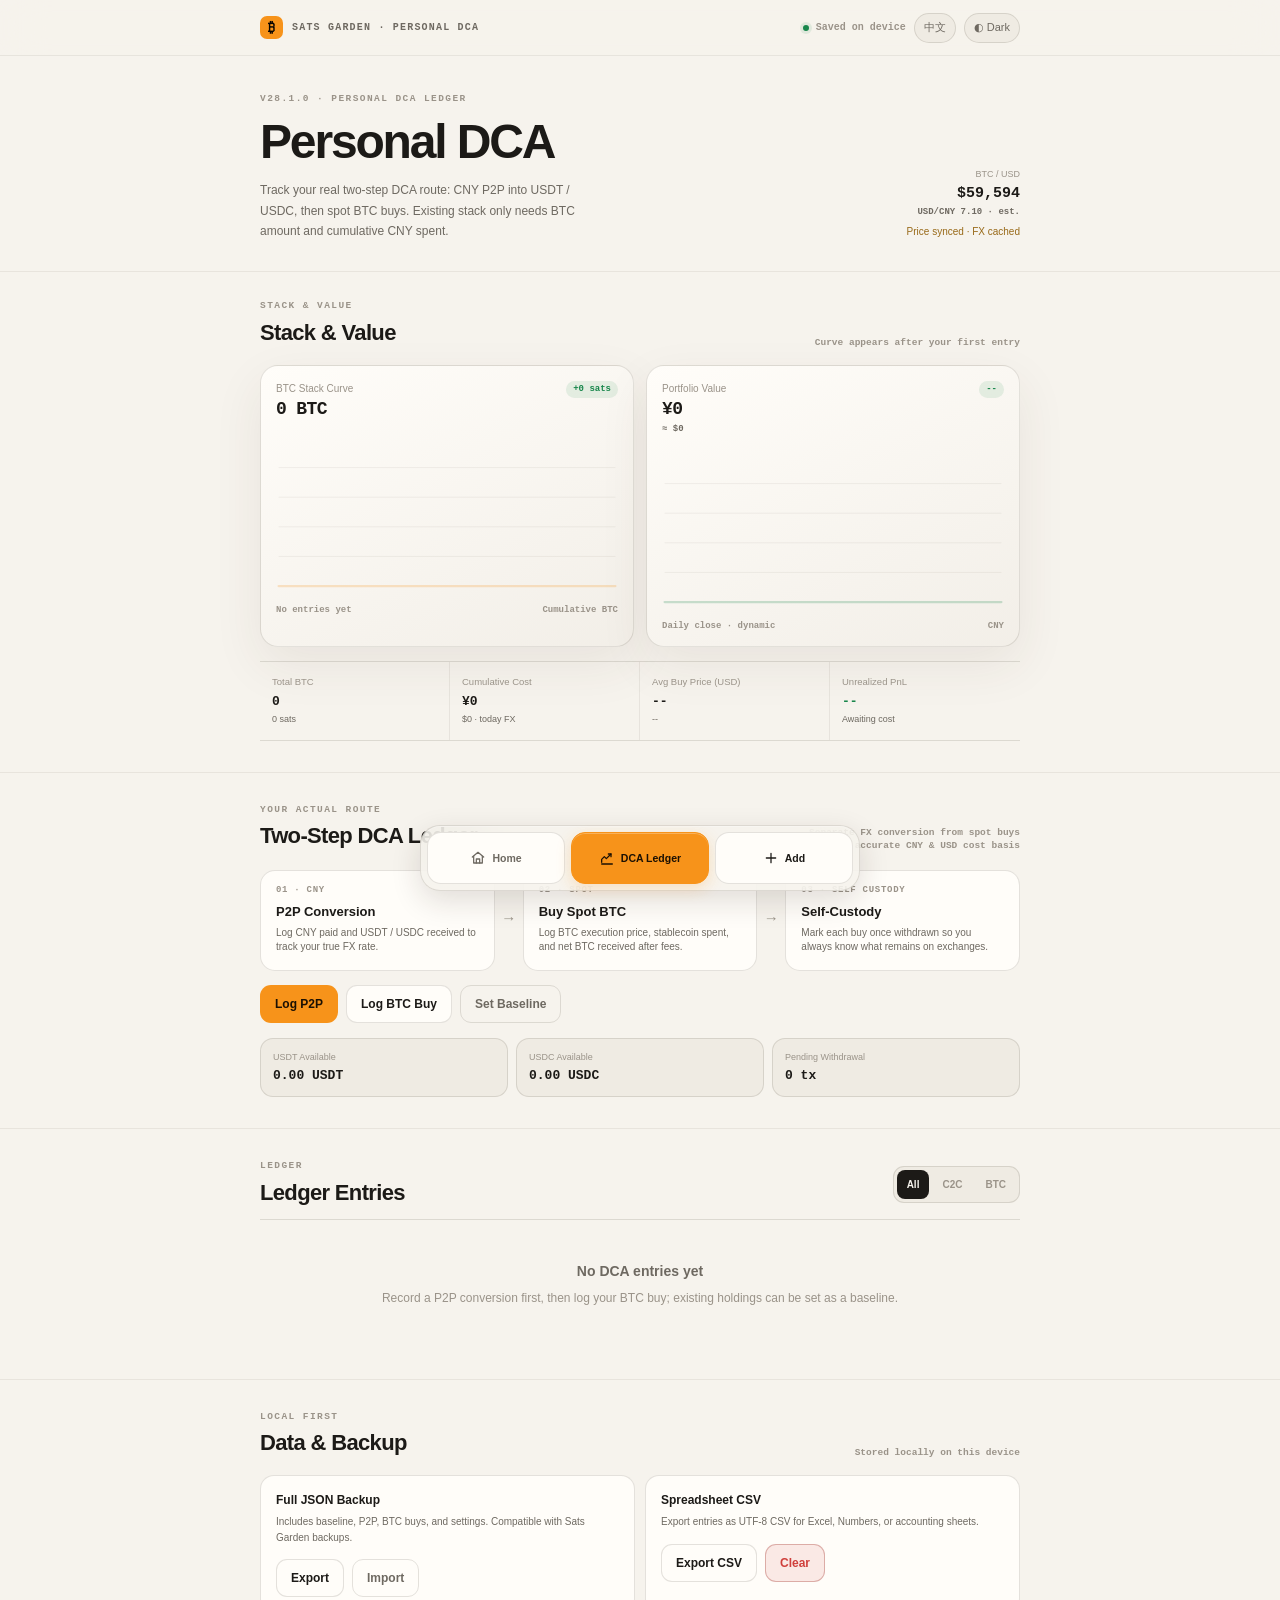
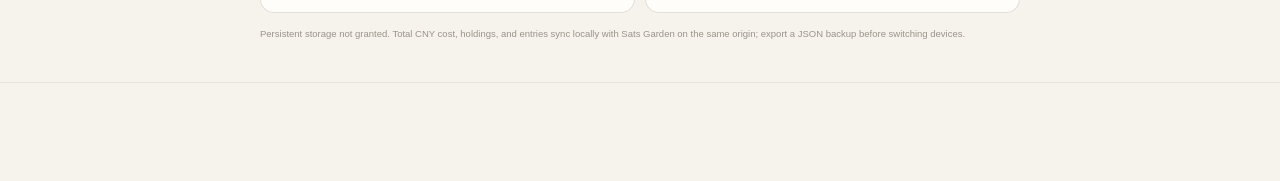
<file: dca.html>
<!doctype html>
<!-- BUILD: 28.3.0-20261128 · SATS-GARDEN-V28.3.0 -->
<html lang="zh-CN" data-theme="dark">
<head>
  <meta charset="utf-8" />
  <meta name="viewport" content="width=device-width,initial-scale=1,viewport-fit=cover" />
  <meta name="referrer" content="no-referrer" />
  <meta name="color-scheme" content="dark light" />
  <meta name="apple-mobile-web-app-capable" content="yes" />
  <meta name="mobile-web-app-capable" content="yes" />
  <meta name="apple-mobile-web-app-status-bar-style" content="black-translucent" />
  <meta name="format-detection" content="telephone=no" />
  <meta name="theme-color" content="#000000" />
  <meta name="btc-dca-build" content="28.3.0-20261128" />
  <link rel="apple-touch-icon" href="./apple-touch-icon.png" />
  <link rel="icon" type="image/png" sizes="180x180" href="./apple-touch-icon.png" />
  <link rel="manifest" href="./manifest.webmanifest" />
  <meta property="og:title" content="个人定投账本 · Sats Garden" />
  <meta property="og:image" content="https://9992100.xyz/btc/docs/cover.jpg" />
  <meta name="twitter:card" content="summary_large_image" />
  <meta name="twitter:image" content="https://9992100.xyz/btc/docs/cover.jpg" />
  <title>个人定投账本 · Sats Garden</title>
  <script>
    (function(){
      var l=null;try{l=localStorage.getItem("btc_lang_v1")}catch(e){}
      if(l!=="zh"&&l!=="en"){var n=(navigator.languages&&navigator.languages[0])||navigator.language||"";l=/^zh/i.test(n)?"zh":"en"}
      window.BTC_LANG=l;document.documentElement.lang=l==="en"?"en":"zh-CN";
      var t=null;
      try{
        t=localStorage.getItem("btc_theme_v1");
        if(t!=="light"&&t!=="dark"){
          var leg=localStorage.getItem("btc-intelligence-dca-theme");
          if(leg==="light"||leg==="dark"){t=leg;localStorage.setItem("btc_theme_v1",t)}
        }
      }catch(e){}
      if(t!=="light"&&t!=="dark")t=window.matchMedia&&window.matchMedia("(prefers-color-scheme: light)").matches?"light":"dark";
      document.documentElement.dataset.theme=t;
      var meta=document.querySelector('meta[name="theme-color"]');
      if(meta)meta.content=t==="dark"?"#000000":"#f6f3ed";
    })();
  </script>
  <style>
    :root{
      color-scheme:dark;
      --bg:#000;--raised:#0e0e10;--raised2:#151517;--soft:#090909;
      --line:rgba(255,255,255,.08);--line2:rgba(255,255,255,.045);
      --text:#f5f5f7;--muted:#8e8e93;--quiet:#5a5a5f;
      --btc:#f7931a;--gold:#d9a453;--green:#30d158;--red:#ff453a;--amber:#ff9f0a;--blue:#64a8ff;
      --chrome:rgba(0,0,0,.78);--btcTint:rgba(247,147,26,.12);--greenTint:rgba(48,209,88,.12);--redTint:rgba(255,69,58,.11);
      --shadow:0 18px 50px rgba(0,0,0,.24);
      --sans:-apple-system,BlinkMacSystemFont,"SF Pro Text","PingFang SC","Helvetica Neue",Arial,sans-serif;
      --mono:"SFMono-Regular",ui-monospace,Menlo,Monaco,Consolas,monospace;
      --ease:cubic-bezier(.32,.72,0,1);
    }
    :root[data-theme="light"]{
      color-scheme:light;
      --bg:#f6f3ed;--raised:#fffdf9;--raised2:#f1ede6;--soft:#efebe3;
      --line:rgba(52,43,30,.13);--line2:rgba(52,43,30,.075);
      --text:#1c1a17;--muted:#6e6961;--quiet:#9a9389;
      --gold:#986918;--green:#18864b;--red:#cf3f3b;--amber:#a86805;--blue:#3178c6;
      --chrome:rgba(246,243,237,.86);--btcTint:rgba(247,147,26,.11);--greenTint:rgba(24,134,75,.10);--redTint:rgba(207,63,59,.10);
      --shadow:0 18px 50px rgba(71,55,35,.08);
    }
    *{box-sizing:border-box}
    html{background:var(--bg);scroll-behavior:smooth}
    body{margin:0;min-height:100vh;background:var(--bg);color:var(--text);font-family:var(--sans);font-size:15px;line-height:1.5;-webkit-font-smoothing:antialiased;padding-bottom:calc(98px + env(safe-area-inset-bottom));transition:background .25s var(--ease),color .25s var(--ease)}
    button,input,select,textarea{font:inherit}button,a{-webkit-tap-highlight-color:transparent}button{color:inherit}a{color:inherit;text-decoration:none}
    :focus-visible{outline:2px solid var(--btc);outline-offset:3px}
    .num{font-family:var(--mono);font-variant-numeric:tabular-nums}
    .shell{width:min(100% - 36px,760px);margin:0 auto}
    .site-header{position:sticky;top:0;z-index:50;border-bottom:1px solid var(--line2);background:var(--chrome);-webkit-backdrop-filter:blur(22px) saturate(160%);backdrop-filter:blur(22px) saturate(160%)}
    .header-inner{height:55px;display:flex;align-items:center;gap:8px}
    .back{display:flex;align-items:center;gap:9px;min-width:0}
    .back-mark{display:grid;place-items:center;width:23px;height:23px;border-radius:7px;background:var(--btc);color:#080400;font-size:14px;font-weight:900;flex:none}
    .wordmark{color:var(--muted);font:700 10px/1 var(--mono);letter-spacing:.12em;text-transform:uppercase;white-space:nowrap;overflow:hidden;text-overflow:ellipsis}
    .save-state{margin-left:auto;display:flex;align-items:center;gap:7px;color:var(--quiet);font:650 10px/1 var(--mono);white-space:nowrap}
    .save-state i{width:6px;height:6px;border-radius:50%;background:var(--green);box-shadow:0 0 0 3px var(--greenTint)}
    .theme-toggle{height:30px;padding:0 9px;border:1px solid var(--line);border-radius:999px;background:var(--soft);color:var(--muted);font-size:11px;cursor:pointer;white-space:nowrap;flex:none}
    .hero{padding:37px 0 30px;border-bottom:1px solid var(--line2)}
    .eyebrow{margin:0;color:var(--quiet);font:720 9.5px/1.2 var(--mono);letter-spacing:.15em;text-transform:uppercase}
    .hero-row{display:flex;align-items:flex-end;justify-content:space-between;gap:18px;margin-top:13px}
    h1{margin:0;font-size:clamp(32px,8.5vw,48px);font-weight:660;letter-spacing:-.045em;line-height:1.06}
    .hero-sub{max-width:48ch;margin:12px 0 0;color:var(--muted);font-size:12px;line-height:1.7}
    .price-box{text-align:right;flex:none}.price-box small{display:block;color:var(--quiet);font-size:9px}.price-box b{display:block;margin-top:4px;font:700 15px/1.2 var(--mono)}.price-box em,.value-usd{display:block;margin-top:4px;color:var(--muted);font:600 9px/1.3 var(--mono);font-style:normal}
    .refresh-link{margin-top:4px;padding:0;border:0;background:none;color:var(--gold);font-size:10px;cursor:pointer}
    .charts-section{padding:28px 0 31px;border-bottom:1px solid var(--line2)}
    .section-head{display:flex;align-items:flex-end;justify-content:space-between;gap:18px;margin-bottom:16px}.section-head h2{margin:4px 0 0;font-size:22px;font-weight:650;letter-spacing:-.03em}.section-head>span{color:var(--quiet);font:600 9.5px/1.4 var(--mono);text-align:right}
    .chart-grid{display:grid;grid-template-columns:1fr 1fr;gap:12px}
    .plot-card{min-width:0;border:1px solid var(--line);border-radius:18px;background:linear-gradient(155deg,var(--raised),color-mix(in srgb,var(--raised2) 74%,var(--bg)));overflow:hidden;box-shadow:var(--shadow)}
    .plot-head{display:flex;align-items:flex-start;justify-content:space-between;gap:12px;padding:15px 15px 4px}.plot-head small{display:block;color:var(--quiet);font-size:10px}.plot-head b{display:block;margin-top:3px;font:700 18px/1.2 var(--mono);letter-spacing:-.035em}.plot-delta{padding:4px 7px;border-radius:999px;background:var(--greenTint);color:var(--green);font:700 9px/1 var(--mono);white-space:nowrap}.plot-delta.neg{background:var(--redTint);color:var(--red)}
    .plot{position:relative;height:176px;margin:0 8px 5px;touch-action:pan-y}.plot svg{display:block;width:100%;height:100%;overflow:visible}.grid-line{stroke:var(--line2);stroke-width:1}.area-qty{fill:url(#qtyFill)}.area-value{fill:url(#valueFill)}.line-qty,.line-value{fill:none;stroke-width:2.25;stroke-linecap:round;stroke-linejoin:round;vector-effect:non-scaling-stroke}.line-qty{stroke:var(--btc)}.line-value{stroke:var(--green)}
    .buy-dot{fill:var(--bg);stroke:var(--btc);stroke-width:2;vector-effect:non-scaling-stroke}.cross-line{stroke:var(--muted);stroke-width:1;stroke-dasharray:3 3;vector-effect:non-scaling-stroke}.cross-dot{fill:var(--text);stroke:var(--bg);stroke-width:3;vector-effect:non-scaling-stroke}.plot-hit{fill:transparent;cursor:crosshair}
    .plot-tip{position:absolute;left:10px;top:7px;z-index:2;max-width:calc(100% - 20px);padding:5px 8px;border:1px solid var(--line);border-radius:8px;background:color-mix(in srgb,var(--raised) 90%,transparent);color:var(--muted);font:600 9.5px/1.35 var(--mono);opacity:0;pointer-events:none;transform:translateY(-3px);transition:.14s}.plot-tip.on{opacity:1;transform:none}
    .plot-foot{display:flex;justify-content:space-between;gap:12px;padding:0 15px 13px;color:var(--quiet);font:600 9px/1.3 var(--mono)}
    .kpi-grid{display:grid;grid-template-columns:repeat(4,1fr);margin-top:14px;border-top:1px solid var(--line);border-bottom:1px solid var(--line)}
    .kpi{min-width:0;padding:13px 12px;border-right:1px solid var(--line2)}.kpi:last-child{border-right:0}.kpi small{display:block;color:var(--quiet);font-size:9.5px}.kpi b{display:block;margin-top:5px;font:700 13px/1.25 var(--mono);white-space:nowrap;overflow:hidden;text-overflow:ellipsis}.kpi span{display:block;margin-top:3px;color:var(--muted);font-size:9px;white-space:nowrap;overflow:hidden;text-overflow:ellipsis}
    .flow-section,.ledger-section,.data-section{padding:31px 0;border-bottom:1px solid var(--line2)}
    .flow-rail{display:grid;grid-template-columns:1fr 28px 1fr 28px 1fr;align-items:stretch;margin-top:18px}.flow-step{min-width:0;padding:15px;border:1px solid var(--line);border-radius:15px;background:var(--raised)}.flow-step small{display:block;color:var(--quiet);font:700 9px/1 var(--mono);letter-spacing:.08em}.flow-step b{display:block;margin-top:7px;font-size:13px}.flow-step span{display:block;margin-top:4px;color:var(--muted);font-size:10px;line-height:1.45}.flow-arrow{display:grid;place-items:center;color:var(--quiet);font-family:var(--mono)}
    .action-row{display:flex;gap:8px;flex-wrap:wrap;margin-top:14px}.btn{min-height:38px;padding:0 14px;border:1px solid transparent;border-radius:11px;background:var(--btc);color:#1b1003;font-size:12px;font-weight:760;cursor:pointer}.btn.secondary{border-color:var(--line);background:var(--raised);color:var(--text)}.btn.ghost{border-color:var(--line);background:transparent;color:var(--muted)}.btn.danger{border-color:color-mix(in srgb,var(--red) 25%,var(--line));background:var(--redTint);color:var(--red)}.btn:active{transform:scale(.98)}
    .inventory{display:grid;grid-template-columns:repeat(3,1fr);gap:8px;margin-top:15px}.inventory-item{padding:12px;border:1px solid var(--line);border-radius:13px;background:var(--soft)}.inventory-item small{display:block;color:var(--quiet);font-size:9px}.inventory-item b{display:block;margin-top:4px;font:700 13px/1.25 var(--mono)}.inventory-item.warn b{color:var(--red)}
    .host-banner{display:none;align-items:center;justify-content:space-between;gap:14px;margin-top:14px;padding:13px 14px;border:1px solid rgba(247,147,26,.25);border-radius:13px;background:var(--btcTint)}.host-banner.on{display:flex}.host-banner span{color:var(--muted);font-size:10.5px;line-height:1.5}.host-banner b{color:var(--text)}
    .ledger-toolbar{display:flex;align-items:center;justify-content:space-between;gap:12px;margin-bottom:10px}.segmented{display:flex;gap:3px;padding:3px;border:1px solid var(--line);border-radius:11px;background:var(--soft)}.segmented button{height:29px;padding:0 10px;border:0;border-radius:8px;background:transparent;color:var(--quiet);font-size:10px;font-weight:700;cursor:pointer}.segmented button.on{background:var(--text);color:var(--bg)}
    .ledger{border-top:1px solid var(--line)}.entry{display:grid;grid-template-columns:42px minmax(0,1fr) auto;gap:12px;align-items:center;padding:14px 0;border-bottom:1px solid var(--line2)}.entry-icon{display:grid;place-items:center;width:37px;height:37px;border-radius:50%;font:800 11px/1 var(--mono)}.entry-icon.c2c{background:rgba(100,168,255,.13);color:var(--blue)}.entry-icon.btc{background:var(--btcTint);color:var(--btc)}.entry-icon.base{background:var(--greenTint);color:var(--green)}.entry-main{min-width:0}.entry-title{display:flex;align-items:center;gap:7px;font-size:13px;font-weight:680;flex-wrap:wrap}.tag{padding:2px 6px;border-radius:999px;background:var(--soft);color:var(--quiet);font-size:8.5px;font-weight:700}.tag.cold{background:var(--greenTint);color:var(--green)}.entry-meta{margin-top:3px;color:var(--muted);font:600 9.5px/1.5 var(--mono);white-space:nowrap;overflow:hidden;text-overflow:ellipsis}.entry-side{text-align:right}.entry-side b{display:block;font:700 12px/1.3 var(--mono)}.entry-side span{display:block;margin-top:3px;color:var(--quiet);font:600 9px/1.3 var(--mono)}.entry-menu{margin-top:5px;display:flex;justify-content:flex-end;gap:8px}.entry-menu button{padding:0;border:0;background:none;color:var(--quiet);font-size:9px;cursor:pointer}.entry-menu button:last-child{color:var(--red)}
    .empty{padding:40px 16px;text-align:center;color:var(--quiet);font-size:12px;line-height:1.7}.empty b{display:block;margin-bottom:4px;color:var(--muted);font-size:14px}
    .data-grid{display:grid;grid-template-columns:1fr 1fr;gap:10px;margin-top:15px}.data-card{padding:15px;border:1px solid var(--line);border-radius:14px;background:var(--raised)}.data-card b{display:block;font-size:12px}.data-card p{margin:5px 0 11px;color:var(--muted);font-size:10px;line-height:1.55}
    .privacy{margin-top:13px;color:var(--quiet);font-size:9.5px;line-height:1.6}
    .bottom-bar{position:fixed;z-index:45;left:50%;bottom:calc(9px + env(safe-area-inset-bottom));width:min(calc(100% - 24px),440px);height:66px;display:grid;grid-template-columns:repeat(3,minmax(0,1fr));align-items:center;gap:6px;padding:6px;border:1px solid var(--line);border-radius:20px;background:color-mix(in srgb,var(--chrome) 96%,transparent);box-shadow:0 10px 30px rgba(42,31,18,.14),0 1px 0 rgba(255,255,255,.24) inset;-webkit-backdrop-filter:blur(24px) saturate(150%);backdrop-filter:blur(24px) saturate(150%);transform:translateX(-50%)}
    .nav-item{min-width:0;height:52px;display:flex;align-items:center;justify-content:center;gap:6px;padding:0 8px;border:1px solid var(--line);border-radius:14px;background:var(--raised);color:var(--muted);box-shadow:0 1px 0 rgba(255,255,255,.18) inset;font-size:10.5px;font-weight:750;line-height:1;white-space:nowrap;cursor:pointer;transition:color .18s var(--ease),background .18s var(--ease),border-color .18s var(--ease),box-shadow .18s var(--ease),transform .18s var(--ease)}.nav-item svg{width:16px;height:16px;flex:none;fill:none;stroke:currentColor;stroke-width:1.9;stroke-linecap:round;stroke-linejoin:round}.nav-item:active{transform:scale(.97)}.nav-item.current{border-color:var(--btc);background:var(--btc);color:#1b1003;box-shadow:0 5px 15px rgba(247,147,26,.22),0 1px 0 rgba(255,255,255,.28) inset}.nav-item.add{background:var(--raised);color:var(--text)}
    .modal{position:fixed;inset:0;z-index:100;display:none;align-items:flex-end;justify-content:center;background:rgba(0,0,0,.68);-webkit-backdrop-filter:blur(8px);backdrop-filter:blur(8px)}.modal.on{display:flex}.sheet{width:100%;max-width:620px;max-height:92vh;overflow:auto;border:1px solid var(--line);border-bottom:0;border-radius:22px 22px 0 0;background:var(--raised);padding:18px 18px calc(28px + env(safe-area-inset-bottom));box-shadow:0 -24px 80px rgba(0,0,0,.35);animation:sheetIn .25s var(--ease)}@keyframes sheetIn{from{transform:translateY(24px);opacity:.5}to{transform:none;opacity:1}}
    .sheet-top{display:flex;align-items:center;justify-content:space-between;gap:15px;margin-bottom:14px}.sheet-top h3{margin:0;font-size:18px;letter-spacing:-.02em}.close{width:32px;height:32px;border:1px solid var(--line);border-radius:50%;background:var(--soft);color:var(--muted);font-size:17px;cursor:pointer}
    .mode-tabs{display:grid;grid-template-columns:repeat(3,1fr);gap:4px;padding:4px;border:1px solid var(--line);border-radius:13px;background:var(--soft);margin-bottom:17px}.mode-tabs button{height:36px;border:0;border-radius:9px;background:transparent;color:var(--muted);font-size:11px;font-weight:720;cursor:pointer}.mode-tabs button.on{background:var(--text);color:var(--bg)}
    .form-panel{display:none}.form-panel.on{display:block}.form-grid{display:grid;grid-template-columns:1fr 1fr;gap:12px}.field{display:block;min-width:0}.field.full{grid-column:1/-1}.field>span{display:flex;align-items:center;justify-content:space-between;gap:10px;margin-bottom:6px;color:var(--muted);font-size:10px;font-weight:650}.field>span i{color:var(--quiet);font-style:normal;font:600 9px/1 var(--mono)}
    input,select,textarea{width:100%;border:1px solid var(--line);border-radius:11px;background:var(--soft);color:var(--text);outline:0}input,select{height:43px;padding:0 12px}textarea{min-height:70px;padding:11px 12px;resize:vertical}input:focus,select:focus,textarea:focus{border-color:rgba(247,147,26,.5);box-shadow:0 0 0 3px var(--btcTint)}
    .computed{display:grid;grid-template-columns:1fr 1fr;gap:8px;margin:13px 0}.computed div{padding:11px 12px;border-radius:11px;background:var(--soft)}.computed small{display:block;color:var(--quiet);font-size:9px}.computed b{display:block;margin-top:4px;font:700 12px/1.3 var(--mono)}.form-note{margin:-2px 1px 0;color:var(--quiet);font-size:9.5px;line-height:1.6}
    .check{display:flex;align-items:center;gap:10px;padding:11px 0;color:var(--muted);font-size:11px}.check input{width:18px;height:18px;accent-color:var(--btc)}
    .sheet-actions{display:flex;gap:9px;margin-top:17px}.sheet-actions .btn{flex:1}
    .toast{position:fixed;z-index:200;left:50%;bottom:calc(78px + env(safe-area-inset-bottom));max-width:calc(100% - 32px);padding:11px 17px;border:1px solid var(--line);border-radius:999px;background:var(--raised2);color:var(--text);box-shadow:var(--shadow);font-size:11px;font-weight:680;white-space:nowrap;opacity:0;pointer-events:none;transform:translate(-50%,14px);transition:.22s var(--ease)}.toast.on{opacity:1;transform:translate(-50%,0)}
    @media(max-width:680px){.chart-grid{grid-template-columns:1fr}.kpi-grid{grid-template-columns:1fr 1fr}.kpi:nth-child(2){border-right:0}.kpi:nth-child(-n+2){border-bottom:1px solid var(--line2)}.flow-rail{grid-template-columns:1fr}.flow-arrow{height:24px;transform:rotate(90deg)}.inventory{grid-template-columns:1fr 1fr}.inventory-item:last-child{grid-column:1/-1}.data-grid{grid-template-columns:1fr}}
    @media(max-width:430px){.shell{width:min(100% - 30px,760px)}.save-state span{display:none}.hero-row{align-items:flex-start;flex-direction:column}.price-box{text-align:left}.section-head{align-items:flex-start}.section-head>span{max-width:18ch}.form-grid{grid-template-columns:1fr}.field.full{grid-column:auto}.entry{grid-template-columns:38px minmax(0,1fr);gap:10px}.entry-side{grid-column:2;text-align:left;display:flex;align-items:center;justify-content:space-between;gap:10px;margin-top:-5px}.entry-menu{margin:0}.host-banner{align-items:flex-start;flex-direction:column}}
    @media(prefers-reduced-motion:reduce){html{scroll-behavior:auto}*,*::before,*::after{animation:none!important;transition:none!important}}
  </style>
</head>
<body>
  <header class="site-header">
    <div class="shell header-inner">
      <a class="back" id="backLink" href="./index.html#personal" aria-label="返回 Sats Garden 主站">
        <span class="back-mark">₿</span><span class="wordmark">SATS GARDEN · PERSONAL DCA</span>
      </a>
      <span class="save-state"><i></i><span id="saveText">已保存本机</span></span>
      <button class="theme-toggle" id="langToggle" translate="no" type="button" onclick="toggleLang()" aria-label="切换语言">EN</button>
      <button class="theme-toggle" id="themeToggle" type="button" onclick="toggleTheme()" aria-label="切换深浅主题">◐ <span id="themeText">亮色</span></button>
    </div>
  </header>

  <main>
    <section class="hero">
      <div class="shell">
        <p class="eyebrow">V28.1.0 · PERSONAL DCA LEDGER</p>
        <div class="hero-row">
          <div><h1 id="heroTitle">个人定投</h1><p class="hero-sub" id="heroSub">把真实路径完整记下来：人民币 C2C 换成 USDT / USDC，再买入 BTC。历史持仓只需填写 BTC 数量与累计人民币投入。</p></div>
          <div class="price-box"><small>BTC / USD</small><b id="heroPrice">--</b><em id="heroFx">USD/CNY --</em><button class="refresh-link" type="button" onclick="refreshMarket(true)"><span id="priceState">更新价格与汇率</span></button></div>
        </div>
      </div>
    </section>

    <section class="charts-section">
      <div class="shell">
        <div class="section-head"><div><p class="eyebrow">STACK & VALUE</p><h2 id="secStackTitle">积累轨迹</h2></div><span id="chartSource">记录第一笔后生成曲线</span></div>
        <div class="chart-grid">
          <article class="plot-card">
            <div class="plot-head"><div><small id="qtyCardLabel">BTC 数量曲线</small><b id="qtyNow">0 BTC</b></div><span class="plot-delta" id="qtyDelta">+0 sats</span></div>
            <div class="plot" id="qtyPlot"><svg viewBox="0 0 520 176" preserveAspectRatio="none" id="qtySvg" aria-label="BTC累计数量曲线"></svg><div class="plot-tip" id="qtyTip"></div></div>
            <div class="plot-foot"><span id="qtyStart">尚无起点</span><span id="qtyFootRight">累计持仓</span></div>
          </article>
          <article class="plot-card">
            <div class="plot-head"><div><small id="valCardLabel">持仓价值曲线</small><b id="valueNow">¥0</b><span class="value-usd" id="valueNowUsd">≈ $0</span></div><span class="plot-delta" id="pnlBadge">--</span></div>
            <div class="plot" id="valuePlot"><svg viewBox="0 0 520 176" preserveAspectRatio="none" id="valSvg" aria-label="BTC持仓价值曲线"></svg><div class="plot-tip" id="valueTip"></div></div>
            <div class="plot-foot"><span id="valueStart">按每日收盘价估算</span><span>CNY</span></div>
          </article>
        </div>
        <div class="kpi-grid">
          <div class="kpi"><small id="kpiBtcLabel">总 BTC</small><b id="kpiBtc">0</b><span id="kpiSats">0 sats</span></div>
          <div class="kpi"><small id="kpiCostLabel">累计 BTC 成本</small><b id="kpiCost">¥0</b><span id="kpiCostUsd">$0 · 今日汇率</span></div>
          <div class="kpi"><small id="kpiAvgLabel">平均买入美元成本</small><b id="kpiAvg">--</b><span id="kpiAvgCny">--</span></div>
          <div class="kpi"><small id="kpiPnlLabel">未实现收益</small><b id="kpiPnl">--</b><span id="kpiPnlCny">--</span></div>
        </div>
      </div>
    </section>

    <section class="flow-section">
      <div class="shell">
        <div class="section-head"><div><p class="eyebrow">YOUR ACTUAL ROUTE</p><h2 id="secRouteTitle">一笔定投的两段流水</h2></div><span id="secRouteSub">金额与价格分开记录<br>避免把 C2C 汇率混进 BTC 价格</span></div>
        <div class="flow-rail">
          <div class="flow-step"><small>01 · CNY</small><b id="step1Title">C2C 换币</b><span id="step1Desc">记录人民币实付与到账的 USDT / USDC，自动计算真实换币成本。</span></div><div class="flow-arrow">→</div>
          <div class="flow-step"><small>02 · SPOT</small><b id="step2Title">买入 BTC</b><span id="step2Desc">记录 BTC 成交价、稳定币实付与 BTC 实际到账，手续费自然进入成本。</span></div><div class="flow-arrow">→</div>
          <div class="flow-step"><small>03 · SELF CUSTODY</small><b id="step3Title">转入冷钱包</b><span id="step3Desc">单笔标记是否已提币，随时检查还有多少笔停留在交易所。</span></div>
        </div>
        <div class="action-row"><button class="btn" id="btnRecC2c" type="button" onclick="openSheet('c2c')">记录 C2C 换币</button><button class="btn secondary" id="btnRecBtc" type="button" onclick="openSheet('btc')">记录 BTC 买入</button><button class="btn ghost" id="btnRecBase" type="button" onclick="openSheet('baseline')">设置历史持仓</button></div>
        <div class="inventory">
          <div class="inventory-item" id="usdtBox"><small id="usdtLabel">USDT 可用余额</small><b id="usdtBalance">0.00 USDT</b></div>
          <div class="inventory-item" id="usdcBox"><small id="usdcLabel">USDC 可用余额</small><b id="usdcBalance">0.00 USDC</b></div>
          <div class="inventory-item"><small id="coldLabel">待转冷钱包</small><b id="coldPending">0 笔</b></div>
        </div>
        <div class="host-banner" id="hostBanner"><span id="hostText">发现主站既有持仓</span><button class="btn secondary" id="btnImportHost" type="button" onclick="importHostHolding()">作为起始持仓导入</button></div>
      </div>
    </section>

    <section class="ledger-section">
      <div class="shell">
        <div class="ledger-toolbar"><div><p class="eyebrow">LEDGER</p><h2 id="secLedgerTitle" style="margin:4px 0 0;font-size:22px;font-weight:650;letter-spacing:-.03em">定投流水</h2></div><div class="segmented" id="filterSeg" aria-label="流水筛选"><button class="on" data-filter="all" onclick="setFilter('all',this)" id="fltAll">全部</button><button data-filter="c2c" onclick="setFilter('c2c',this)">C2C</button><button data-filter="btc" onclick="setFilter('btc',this)">BTC</button></div></div>
        <div class="ledger" id="ledger"></div>
      </div>
    </section>

    <section class="data-section">
      <div class="shell">
        <div class="section-head"><div><p class="eyebrow">LOCAL FIRST</p><h2 id="secDataTitle">数据与备份</h2></div><span id="secDataSub">账本仅保存在当前设备</span></div>
        <div class="data-grid">
          <div class="data-card"><b id="bkJsonTitle">完整 JSON 备份</b><p id="bkJsonDesc">包含历史持仓、C2C 流水、BTC 买入和设置，与主站备份格式双向互通。</p><div class="action-row"><button class="btn secondary" id="btnExpJson" type="button" onclick="exportJson()">导出</button><button class="btn ghost" id="btnImpJson" type="button" onclick="document.getElementById('importFile').click()">导入</button></div></div>
          <div class="data-card"><b id="bkCsvTitle">表格 CSV</b><p id="bkCsvDesc">导出为通用流水表，可在 Excel、Numbers 或其他记账工具中查看。</p><div class="action-row"><button class="btn secondary" id="btnExpCsv" type="button" onclick="exportCsv()">导出 CSV</button><button class="btn danger" id="btnClear" type="button" onclick="clearLedger()">清空</button></div></div>
        </div>
        <p class="privacy" id="storageNote">页面会申请浏览器持久存储，并将人民币总成本、持仓与流水实时同步给同域名下的 Sats Garden 主站；仍建议换机或清理浏览器前导出 JSON。</p>
      </div>
    </section>
  </main>

  <nav class="bottom-bar" id="bottomNav" aria-label="个人定投底部导航">
    <a class="nav-item" id="navBack" href="./index.html" aria-label="返回主站">
      <svg viewBox="0 0 24 24" aria-hidden="true"><path d="M3.5 10.5 12 3.5l8.5 7"/><path d="M5.5 9.5v10h13v-10"/><path d="M9.5 19.5v-6h5v6"/></svg>
      <span id="navBackTxt">返回主站</span>
    </a>
    <span class="nav-item current" aria-current="page">
      <svg viewBox="0 0 24 24" aria-hidden="true"><path d="M4 18.5V14l4-4 3 3 7-7"/><path d="M14 6h4v4"/><path d="M4 21h16"/></svg>
      <span id="navCurTxt">个人定投</span>
    </span>
    <button class="nav-item add" id="navAdd" type="button" onclick="openSheet('btc')" aria-label="记录一笔 BTC 买入">
      <svg viewBox="0 0 24 24" aria-hidden="true"><path d="M12 5v14M5 12h14"/></svg>
      <span id="navAddTxt">记录</span>
    </button>
  </nav>

  <div class="modal" id="modal" role="dialog" aria-modal="true" aria-labelledby="sheetTitle" onclick="modalBackdrop(event)">
    <div class="sheet">
      <div class="sheet-top"><h3 id="sheetTitle">记录一笔</h3><button class="close" id="btnCloseSheet" type="button" onclick="closeSheet()" aria-label="关闭">×</button></div>
      <div class="mode-tabs"><button data-mode="c2c" id="tabC2c" onclick="switchMode('c2c')">C2C 换币</button><button data-mode="btc" id="tabBtc" onclick="switchMode('btc')">买入 BTC</button><button data-mode="baseline" id="tabBase" onclick="switchMode('baseline')">历史持仓</button></div>

      <form class="form-panel" id="formC2c" onsubmit="saveC2c(event)">
        <div class="form-grid">
          <label class="field full"><span id="lblC2cAt">成交时间</span><input id="c2cAt" type="datetime-local" required /></label>
          <label class="field"><span id="lblC2cCoin">稳定币</span><select id="c2cCoin"><option>USDT</option><option>USDC</option></select></label>
          <label class="field"><span id="lblC2cProv">渠道</span><select id="c2cProvider"><option value="币安 C2C" id="optBnC2c">币安 C2C</option><option value="其他 C2C" id="optOthC2c">其他 C2C</option></select></label>
          <label class="field"><span id="lblC2cCny">人民币实付 <i>CNY</i></span><input id="c2cCny" type="number" inputmode="decimal" min="0.01" step="0.01" placeholder="500" required oninput="previewC2c()" /></label>
          <label class="field"><span id="lblC2cStb">稳定币到账</span><input id="c2cStable" type="number" inputmode="decimal" min="0.000001" step="0.000001" placeholder="74.07" required oninput="previewC2c()" /></label>
          <label class="field full"><span id="lblC2cNote">备注 <i>可选</i></span><textarea id="c2cNote" placeholder="例如：支付宝付款、无额外手续费"></textarea></label>
        </div>
        <div class="computed"><div><small id="lblC2cRateP">真实 C2C 单价</small><b id="c2cRatePreview">-- CNY</b></div><div><small id="lblC2cAssetP">到账资产</small><b id="c2cAssetPreview">--</b></div></div>
        <div class="sheet-actions"><button class="btn secondary" id="btnCancelC2c" type="button" onclick="closeSheet()">取消</button><button class="btn" id="btnSaveC2c" type="submit">保存 C2C 流水</button></div>
      </form>

      <form class="form-panel" id="formBtc" onsubmit="saveBtc(event)">
        <div class="form-grid">
          <label class="field full"><span id="lblBtcAt">成交时间</span><input id="btcAt" type="datetime-local" required /></label>
          <label class="field"><span id="lblBtcCoin">支付币种</span><select id="btcCoin" onchange="previewBtc()"><option>USDT</option><option>USDC</option></select></label>
          <label class="field"><span id="lblBtcStrat">定投类型</span><select id="btcStrategy"><option value="base" id="optStratBase">基础定投</option><option value="pull" id="optStratPull">回撤加仓</option><option value="ext" id="optStratExt">极端预备金</option></select></label>
          <label class="field"><span id="lblBtcPrice">BTC 买入价格 <i>USD/BTC</i></span><input id="btcPrice" type="number" inputmode="decimal" min="0.01" step="0.01" placeholder="63000" required oninput="previewBtc('price')" /></label>
          <label class="field"><span id="lblBtcSpent">稳定币实付</span><input id="btcSpent" type="number" inputmode="decimal" min="0.000001" step="0.000001" placeholder="74.07" required oninput="previewBtc('spent')" /></label>
          <label class="field full"><span id="lblBtcRec">BTC 实际到账 <i>可改，自动包含手续费</i></span><input id="btcReceived" type="number" inputmode="decimal" min="0.00000001" step="0.00000001" placeholder="0.00117571" required oninput="previewBtc('received')" /></label>
          <label class="field full"><span id="lblBtcNote">备注 <i>可选</i></span><textarea id="btcNote" placeholder="例如：现货 BTC/USDT 市价单"></textarea></label>
        </div>
        <label class="check"><input id="btcCold" type="checkbox" /> <span id="lblBtcCold">已提至冷钱包</span></label>
        <div class="computed"><div><small id="lblBtcAddP">预计新增</small><b id="btcAddPreview">-- BTC</b></div><div><small id="lblBtcCnyP">折合人民币成本</small><b id="btcCnyPreview">--</b></div></div>
        <div class="sheet-actions"><button class="btn secondary" id="btnCancelBtc" type="button" onclick="closeSheet()">取消</button><button class="btn" id="btnSaveBtc" type="submit">保存 BTC 买入</button></div>
      </form>

      <form class="form-panel" id="formBaseline" onsubmit="saveBaseline(event)">
        <div class="form-grid">
          <label class="field"><span id="lblBaseBtc">历史持有 BTC 数量</span><input id="baseBtc" type="number" inputmode="decimal" min="0" step="0.00000001" placeholder="0.35" required oninput="previewBaseline()" /></label>
          <label class="field"><span id="lblBaseCny">历史累计花费 <i>CNY</i></span><input id="baseTotalCny" type="number" inputmode="decimal" min="0" step="0.01" placeholder="130000" required oninput="previewBaseline()" /></label>
        </div>
        <div class="computed"><div><small id="lblBaseUsdP">累计投入美元</small><b id="baseCostUsdPreview">--</b></div><div><small id="lblBaseAvgP">平均买入美元成本</small><b id="baseAvgUsdPreview">-- / BTC</b></div></div>
        <p class="form-note" id="baseFxPreview">联网后按今日 USD/CNY 汇率自动换算。人民币总投入保持不变，美元金额与美元均价会随汇率更新。</p>
        <div class="sheet-actions"><button class="btn secondary" id="btnCancelBase" type="button" onclick="closeSheet()">取消</button><button class="btn" id="btnSaveBase" type="submit">保存历史持仓</button></div>
      </form>
    </div>
  </div>

  <input id="importFile" type="file" accept="application/json,.json" hidden onchange="importJson(this)" />
  <div class="toast" id="toast"></div>

  <script>
  "use strict";
  const BUILD="28.1.0-20261126";
  const KEY="btc_dca_ledger_v1",HOST_KEY="btc_exec_v7",MARKET_KEY="btc_dca_market_v1";
  const BASES=["https://data-api.binance.vision","https://api-gcp.binance.com"];
  const $=id=>document.getElementById(id),num=v=>Number.isFinite(+v)?+v:0,en=()=>window.BTC_LANG==="en";
  const todayLocal=()=>{const d=new Date(),local=new Date(d.getTime()-d.getTimezoneOffset()*60000);return local.toISOString().slice(0,10)};
  const blank=()=>({schema:2,baseline:{at:todayLocal(),btc:0,totalCny:0,usdt:0,usdc:0,legacyRate:7.1},orders:[],settings:{fallbackFx:7.1},updatedAt:Date.now()});
  let filter="all",editingId="",lastBtcEdited="spent",currentMode="btc",market={price:0,change:0,at:0,history:[],fx:0,fxAt:0,fxSource:""},state=load();

  function safeOrder(o){
    if(!o||!["c2c","btc"].includes(o.type))return null;
    const base={id:String(o.id||cryptoId()),type:o.type,at:Math.max(0,num(o.at)),coin:o.coin==="USDC"?"USDC":"USDT",note:String(o.note||"").slice(0,300)};
    if(o.type==="c2c")return{...base,cny:Math.max(0,num(o.cny)),stable:Math.max(0,num(o.stable)),provider:String(o.provider||"币安 C2C").slice(0,40)};
    return{...base,spent:Math.max(0,num(o.spent)),price:Math.max(0,num(o.price)),btc:Math.max(0,num(o.btc)),strategy:["base","pull","ext"].includes(o.strategy)?o.strategy:"base",cold:o.cold===true};
  }
  function sanitize(x){
    const d=blank(),b=x&&x.baseline||{},s=x&&x.settings||{};
    const legacyRate=Math.max(.01,num(b.legacyRate)||num(b.cnyRate)||num(s.defaultRate)||7.1),hasTotal=Object.prototype.hasOwnProperty.call(b,"totalCny"),legacyTotal=Math.max(0,num(b.btc))*Math.max(0,num(b.avgPrice))*legacyRate;
    d.baseline={at:/^\d{4}-\d{2}-\d{2}$/.test(String(b.at||""))?String(b.at):d.baseline.at,btc:Math.max(0,num(b.btc)),totalCny:Math.max(0,hasTotal?num(b.totalCny):legacyTotal),usdt:Math.max(0,num(b.usdt)),usdc:Math.max(0,num(b.usdc)),legacyRate};
    d.orders=(Array.isArray(x&&x.orders)?x.orders:[]).map(safeOrder).filter(Boolean).slice(0,2000);d.settings.fallbackFx=Math.max(.01,num(s.fallbackFx)||num(s.defaultRate)||legacyRate||7.1);d.updatedAt=Math.max(0,num(x&&x.updatedAt));return d;
  }
  function load(){
    try{const own=JSON.parse(localStorage.getItem(KEY)||"null");if(own)return sanitize(own)}catch(_){}
    try{const host=JSON.parse(localStorage.getItem(HOST_KEY)||"null");if(host&&host.dcaLedger)return sanitize(host.dcaLedger)}catch(_){}
    return blank();
  }
  function defaultSavedText(){return en()?"Saved on device":"已保存本机"}
  function save(message){
    const msg=message||defaultSavedText();
    state.updatedAt=Date.now();
    try{
      localStorage.setItem(KEY,JSON.stringify(state));
      syncHost();
      $("saveText").textContent=msg;
      setTimeout(()=>{$("saveText").textContent=defaultSavedText()},1800);
    }catch(_){toast(en()?"Save failed; check browser storage permissions":"保存失败，请检查浏览器存储权限")}
  }
  function cryptoId(){try{return crypto.randomUUID()}catch(_){return Date.now().toString(36)+Math.random().toString(36).slice(2)}}
  function esc(s){return String(s??"").replace(/[&<>"']/g,c=>({"&":"&amp;","<":"&lt;",">":"&gt;",'"':"&quot;","'":"&#39;"}[c]))}
  function dateText(ts){return new Date(ts).toLocaleString(en()?"en-US":"zh-CN",{year:"numeric",month:"2-digit",day:"2-digit",hour:"2-digit",minute:"2-digit",hour12:false})}
  function dateDayText(ts){return new Date(ts).toLocaleDateString(en()?"en-US":"zh-CN")}
  function localInput(ts=Date.now()){const d=new Date(ts-dTimezoneOffset(ts));return d.toISOString().slice(0,16)}
  function dTimezoneOffset(ts){return new Date(ts).getTimezoneOffset()*60000}
  function inputTs(v){const t=new Date(v).getTime();return Number.isFinite(t)?t:Date.now()}
  function fmtBtc(v,d=8){return num(v).toLocaleString("en-US",{minimumFractionDigits:0,maximumFractionDigits:d})}
  function fmtStable(v){return num(v).toLocaleString("en-US",{minimumFractionDigits:2,maximumFractionDigits:2})}
  function fmtCny(v){const x=Math.round(num(v));return (x<0?"−":"")+"¥"+Math.abs(x).toLocaleString("en-US")}
  function fmtUsd(v){const x=Math.round(num(v));return (x<0?"−":"")+"$"+Math.abs(x).toLocaleString("en-US")}
  function fmtSignedPct(v){const x=num(v);return (x>=0?"+":"−")+Math.abs(x).toFixed(1)+"%"}
  function currentFx(){return market.fx>0?market.fx:state.settings.fallbackFx||7.1}
  function latestRate(at=Infinity,coin="USDT"){
    let rate=currentFx();state.orders.filter(o=>o.type==="c2c"&&o.coin===coin&&o.at<=at&&o.stable>0).sort((a,b)=>a.at-b.at).forEach(o=>{rate=o.cny/o.stable});return rate;
  }
  function derive(){
    const b=state.baseline,events=[...state.orders].sort((a,c)=>a.at-c.at),baseRate=b.legacyRate||currentFx(),pools={USDT:{qty:b.usdt,cost:b.usdt*baseRate,last:baseRate},USDC:{qty:b.usdc,cost:b.usdc*baseRate,last:baseRate}},alloc=new Map();
    let btc=b.btc,btcCostCny=b.totalCny;
    events.forEach(o=>{
      const p=pools[o.coin];if(o.type==="c2c"){const unit=o.stable>0?o.cny/o.stable:p.last,deficit=Math.max(0,-p.qty),available=Math.max(0,o.stable-deficit);p.qty+=o.stable;p.cost+=available*unit;if(p.qty<=0)p.cost=0;p.last=unit;return}
      const avg=p.qty>0?p.cost/p.qty:p.last||currentFx(),covered=Math.min(p.qty,o.spent),cost=covered*avg+Math.max(0,o.spent-covered)*(p.last||avg);p.qty-=o.spent;p.cost=Math.max(0,p.cost-covered*avg);if(p.qty<=0)p.cost=0;btc+=o.btc;btcCostCny+=cost;alloc.set(o.id,{cny:cost,rate:o.spent>0?cost/o.spent:avg});
    });
    const price=market.price||lastBuyPrice(),currentRate=currentFx(),btcCostUsd=currentRate>0?btcCostCny/currentRate:0,valueUsd=btc*price,value=valueUsd*currentRate,pnl=value-btcCostCny,avgCny=btc>0?btcCostCny/btc:0,avgUsd=btc>0?btcCostUsd/btc:0;
    return{btc,btcCostCny,btcCostUsd,avgCny,avgUsd,value,valueUsd,pnl,pnlPct:btcCostCny>0?pnl/btcCostCny*100:0,pools,alloc,currentRate,price,pending:events.filter(o=>o.type==="btc"&&!o.cold).length};
  }
  function lastBuyPrice(){return state.orders.filter(o=>o.type==="btc"&&o.price>0).sort((a,b)=>b.at-a.at)[0]?.price||0}
  function syncHost(){
    try{
      const host=JSON.parse(localStorage.getItem(HOST_KEY)||"null")||{},d=derive(),generated=state.orders.filter(o=>o.type==="btc").map(o=>{const a=d.alloc.get(o.id)||{cny:o.spent*latestRate(o.at,o.coin)};const dt=new Date(o.at),mo=dt.getFullYear()+"年"+(dt.getMonth()+1)+"月";return{ts:o.at,dt:dt.toLocaleString("zh-CN",{month:"2-digit",day:"2-digit",hour:"2-digit",minute:"2-digit"}),t:o.strategy,a:Math.round(a.cny*100)/100,p:o.price,b:o.btc,mo,tp:null,cold:o.cold,source:"dca-ledger",dcaLedgerId:o.id}}),old=Array.isArray(host.log)?host.log.filter(x=>x&&x.source!=="dca-ledger"&&!x.dcaLedgerId):[];
      host.hd={d:0,dc:0,dcCny:0,l:0,lc:0,lcCny:0,costSchema:2,ibit:0,gridLo:0,gridHi:0,goal:300000,...(host.hd||{}),d:d.btc,dc:d.avgUsd,dcCny:d.btcCostCny,costSchema:2};host.log=[...generated,...old].sort((a,b)=>(+b.ts||0)-(+a.ts||0)).slice(0,500);host.fx=d.currentRate||host.fx||7.1;host.dcaLedger=state;localStorage.setItem(HOST_KEY,JSON.stringify(host));
    }catch(_){}
  }
  function hostHolding(){try{const h=JSON.parse(localStorage.getItem(HOST_KEY)||"null"),hd=h&&h.hd;if(hd&&num(hd.d)>0)return{btc:num(hd.d),avg:num(hd.dc),rate:num(h.fx)||7.1}}catch(_){}return null}
  function importHostHolding(){const h=hostHolding();if(!h)return toast(en()?"No main-site holdings found":"未找到可导入的主站持仓");state.baseline={...state.baseline,at:todayLocal(),btc:h.btc,totalCny:h.btc*h.avg*h.rate,legacyRate:h.rate};save(en()?"Imported main-site holdings":"已导入主站持仓");render();toast(en()?"Imported as baseline holdings":"已作为起始持仓导入")}

  function quantitySeries(){
    const E=en(),b=state.baseline,start=new Date(b.at+"T12:00:00").getTime(),points=[];let held=b.btc;
    if(held>0)points.push({t:start,v:held,label:E?"Baseline":"历史持仓"});
    state.orders.filter(o=>o.type==="btc").sort((a,c)=>a.at-c.at).forEach(o=>{held+=o.btc;points.push({t:o.at,v:held,label:(E?"Buy ":"买入 ")+fmtBtc(o.btc)+" BTC",buy:true})});
    if(points.length)points.push({t:Date.now(),v:held,label:E?"Current":"当前持仓"});
    return dedupe(points);
  }
  function dedupe(points){const m=new Map();points.sort((a,b)=>a.t-b.t).forEach(p=>m.set(Math.floor(p.t/60000),p));return[...m.values()]}
  function holdingsAt(ts){let held=0,bts=new Date(state.baseline.at+"T12:00:00").getTime();if(ts>=bts)held=state.baseline.btc;state.orders.forEach(o=>{if(o.type==="btc"&&o.at<=ts)held+=o.btc});return held}
  function valueSeries(){
    const E=en(),qty=quantitySeries();if(!qty.length)return[];const fx=currentFx(),earliest=qty[0].t,history=market.history.filter(x=>x.t>=Math.max(earliest,Date.now()-1100*86400000));
    let pts=history.map(x=>({t:x.t,v:holdingsAt(x.t+86399999)*x.close*fx,label:E?"Daily close":"每日收盘"})).filter(x=>x.v>0);
    if(!pts.length){const price=market.price||lastBuyPrice();pts=qty.map(x=>({t:x.t,v:x.v*price*fx,label:E?"Estimated":"估算"})).filter(x=>x.v>0)}
    const d=derive();if(d.value>0)pts.push({t:Date.now(),v:d.value,label:E?"Current value":"当前市值"});return dedupe(pts);
  }
  function plot(id,tipId,points,type){
    const svg=$(id).querySelector("svg"),tip=$(tipId),W=520,H=176,P=14,grid=[.2,.4,.6,.8],color=type==="qty"?"qty":"value";
    if(!points.length){svg.innerHTML=grid.map(g=>`<line class="grid-line" x1="${P}" y1="${(P+(H-2*P)*g).toFixed(1)}" x2="${W-P}" y2="${(P+(H-2*P)*g).toFixed(1)}"/>`).join("")+`<path class="line-${color}" d="M${P},${H-P} L${W-P},${H-P}" opacity=".22"/>`;tip.classList.remove("on");return}
    const minT=Math.min(...points.map(p=>p.t)),maxT=Math.max(...points.map(p=>p.t)),maxV=Math.max(...points.map(p=>p.v)),minRaw=Math.min(...points.map(p=>p.v)),minV=type==="qty"?Math.max(0,minRaw-(maxV-minRaw)*.18):Math.max(0,minRaw-(maxV-minRaw)*.16),rangeV=maxV-minV||Math.max(1,maxV*.08),rangeT=maxT-minT||1;
    const xy=points.map(p=>({...p,x:P+(p.t-minT)/rangeT*(W-2*P),y:H-P-(p.v-minV)/rangeV*(H-2*P)})),line=xy.map((p,i)=>(i?"L":"M")+p.x.toFixed(2)+","+p.y.toFixed(2)).join(" "),area=line+` L${xy[xy.length-1].x.toFixed(2)},${H-P} L${xy[0].x.toFixed(2)},${H-P} Z`,gid=type==="qty"?"qtyFill":"valueFill",fill=type==="qty"?"var(--btc)":"var(--green)";
    svg.innerHTML=`<defs><linearGradient id="${gid}" x1="0" y1="0" x2="0" y2="1"><stop offset="0" stop-color="${fill}" stop-opacity=".24"/><stop offset="1" stop-color="${fill}" stop-opacity="0"/></linearGradient></defs>${grid.map(g=>`<line class="grid-line" x1="${P}" y1="${(P+(H-2*P)*g).toFixed(1)}" x2="${W-P}" y2="${(P+(H-2*P)*g).toFixed(1)}"/>`).join("")}<path class="area-${color}" d="${area}"/><path class="line-${color}" d="${line}"/>${type==="qty"?xy.filter(p=>p.buy).map(p=>`<circle class="buy-dot" cx="${p.x}" cy="${p.y}" r="3.4"/>`).join(""):""}<line class="cross-line" id="${id}Cross" x1="0" y1="${P}" x2="0" y2="${H-P}" opacity="0"/><circle class="cross-dot" id="${id}Dot" cx="0" cy="0" r="4" opacity="0"/><rect class="plot-hit" x="0" y="0" width="${W}" height="${H}"/>`;
    const hit=svg.querySelector(".plot-hit"),cross=$(id+"Cross"),dot=$(id+"Dot");
    const move=e=>{const r=svg.getBoundingClientRect(),cx=((e.touches?e.touches[0].clientX:e.clientX)-r.left)/r.width*W,near=xy.reduce((a,p)=>Math.abs(p.x-cx)<Math.abs(a.x-cx)?p:a,xy[0]);cross.setAttribute("x1",near.x);cross.setAttribute("x2",near.x);cross.setAttribute("opacity","1");dot.setAttribute("cx",near.x);dot.setAttribute("cy",near.y);dot.setAttribute("opacity","1");const val=type==="qty"?fmtBtc(near.v,8)+" BTC":fmtCny(near.v);tip.textContent=`${dateDayText(near.t)} · ${val}`;tip.classList.add("on")};
    const leave=()=>{cross.setAttribute("opacity","0");dot.setAttribute("opacity","0");tip.classList.remove("on")};hit.addEventListener("pointermove",move);hit.addEventListener("pointerleave",leave);hit.addEventListener("touchmove",move,{passive:true});
  }
  function renderCharts(){
    const E=en(),d=derive(),q=quantitySeries(),v=valueSeries(),sats=Math.round(d.btc*1e8),newSats=Math.round(state.orders.filter(o=>o.type==="btc").reduce((a,o)=>a+o.btc,0)*1e8);
    $("qtyNow").textContent=fmtBtc(d.btc,8)+" BTC";$("qtyDelta").textContent="+"+newSats.toLocaleString("en-US")+" sats";$("valueNow").textContent=fmtCny(d.value);$("valueNowUsd").textContent="≈ "+fmtUsd(d.valueUsd);
    $("pnlBadge").textContent=d.btcCostCny>0?fmtSignedPct(d.pnlPct):"--";$("pnlBadge").classList.toggle("neg",d.pnl<0);
    $("qtyStart").textContent=q.length?dateDayText(q[0].t):(E?"No entries yet":"尚无起点");
    $("valueStart").textContent=market.history.length?(E?"Daily close · dynamic":"每日收盘价 · 动态估算"):(E?"Estimated by spot / buy price":"按买入价 / 当前价估算");
    $("kpiBtc").textContent=fmtBtc(d.btc,8);$("kpiSats").textContent=sats.toLocaleString("en-US")+" sats";
    $("kpiCost").textContent=fmtCny(d.btcCostCny);$("kpiCostUsd").textContent=(d.btcCostCny?fmtUsd(d.btcCostUsd):"$0")+(E?" · today FX":" · 今日汇率");
    $("kpiAvg").textContent=d.btc?fmtUsd(d.avgUsd)+"/BTC":"--";$("kpiAvgCny").textContent=d.btc?fmtCny(d.avgCny)+" / BTC":"--";
    $("kpiPnl").textContent=d.btcCostCny?fmtSignedPct(d.pnlPct):"--";$("kpiPnl").style.color=d.pnl>=0?"var(--green)":"var(--red)";
    $("kpiPnlCny").textContent=d.btcCostCny?(d.pnl>=0?"+":"")+fmtCny(d.pnl):(E?"Awaiting cost":"等待成本");
    $("chartSource").textContent=q.length?(market.history.length?(E?"Qty by ledger · Value by daily closes":"数量按流水 · 价值按日线收盘"):(E?"Qty by ledger · Value estimated locally":"数量按流水 · 价值为本机估算")):(E?"Curve appears after your first entry":"记录第一笔后生成曲线");
    plot("qtyPlot","qtyTip",q,"qty");plot("valuePlot","valueTip",v,"value");
  }
  function renderBalances(){const E=en(),d=derive(),u=d.pools.USDT.qty,c=d.pools.USDC.qty;$("usdtBalance").textContent=fmtStable(u)+" USDT";$("usdcBalance").textContent=fmtStable(c)+" USDC";$("usdtBox").classList.toggle("warn",u<-.000001);$("usdcBox").classList.toggle("warn",c<-.000001);$("coldPending").textContent=E?(d.pending+" tx"):(d.pending+" 笔")}
  function strategyName(s){if(en())return s==="pull"?"Dip buy":s==="ext"?"Extreme reserve":"Base DCA";return s==="pull"?"回撤加仓":s==="ext"?"极端预备金":"基础定投"}
  function providerLabel(p){if(!en())return p;if(p==="币安 C2C")return "Binance P2P";if(p==="其他 C2C")return "Other P2P";return p}
  function renderLedger(){
    const E=en();
    let rows=[...state.orders].sort((a,b)=>b.at-a.at);if(filter!=="all")rows=rows.filter(o=>o.type===filter);const base=state.baseline;
    const html=rows.map(o=>{
      if(o.type==="c2c"){
        const rate=o.stable>0?o.cny/o.stable:0;
        return`<div class="entry"><div class="entry-icon c2c">C2C</div><div class="entry-main"><div class="entry-title">${esc(o.coin)} ${E?"received":"到账"} <span class="tag">${esc(providerLabel(o.provider))}</span></div><div class="entry-meta">${esc(dateText(o.at))} · ${rate.toFixed(3)} CNY/${esc(o.coin)}${o.note?" · "+esc(o.note):""}</div></div><div class="entry-side"><b>+${fmtStable(o.stable)} ${esc(o.coin)}</b><span>${fmtCny(-o.cny)}</span><div class="entry-menu"><button onclick="editOrder('${esc(o.id)}')">${E?"Edit":"编辑"}</button><button onclick="deleteOrder('${esc(o.id)}')">${E?"Delete":"删除"}</button></div></div></div>`;
      }
      return`<div class="entry"><div class="entry-icon btc">₿</div><div class="entry-main"><div class="entry-title">${esc(strategyName(o.strategy))} ${o.cold?`<span class="tag cold">${E?"Cold wallet":"已入冷钱包"}</span>`:`<span class="tag">${E?"On exchange":"待提币"}</span>`}</div><div class="entry-meta">${esc(dateText(o.at))} · ${fmtUsd(o.price)} · ${fmtStable(o.spent)} ${esc(o.coin)}${o.note?" · "+esc(o.note):""}</div></div><div class="entry-side"><b>+${fmtBtc(o.btc,8)} BTC</b><span>${Math.round(o.btc*1e8).toLocaleString("en-US")} sats</span><div class="entry-menu"><button onclick="toggleCold('${esc(o.id)}')">${o.cold?(E?"Unmark":"撤销提币"):(E?"Mark withdrawn":"标记提币")}</button><button onclick="editOrder('${esc(o.id)}')">${E?"Edit":"编辑"}</button><button onclick="deleteOrder('${esc(o.id)}')">${E?"Delete":"删除"}</button></div></div></div>`;
    }).join("");
    const fx=currentFx(),baseUsd=fx>0?base.totalCny/fx:0,baseAvg=base.btc>0?baseUsd/base.btc:0;
    const baseRow=filter==="all"&&base.btc>0?`<div class="entry"><div class="entry-icon base">BASE</div><div class="entry-main"><div class="entry-title">${E?"Baseline holdings":"历史持仓基线"} <span class="tag">${E?"Total CNY cost":"人民币总成本"}</span></div><div class="entry-meta">${esc(base.at)} · ${E?"Invested ":"累计投入 "}${fmtCny(base.totalCny)} · ${E?"Avg ":"今日折算均价 "}${fmtUsd(baseAvg)}/BTC</div></div><div class="entry-side"><b>${fmtBtc(base.btc,8)} BTC</b><span>${fmtUsd(baseUsd)} · ${E?"today FX":"今日汇率"}</span><div class="entry-menu"><button onclick="openSheet('baseline')">${E?"Edit":"编辑"}</button></div></div></div>`:"";
    $("ledger").innerHTML=html+baseRow||(E?'<div class="empty"><b>No DCA entries yet</b>Record a P2P conversion first, then log your BTC buy; existing holdings can be set as a baseline.</div>':'<div class="empty"><b>还没有定投流水</b>先记录 C2C 换币，再记录 BTC 买入；已有持仓可直接设置为历史基线。</div>');
  }
  function renderHostBanner(){const E=en(),h=hostHolding(),empty=state.baseline.btc===0&&state.orders.length===0;$("hostBanner").classList.toggle("on",!!(h&&empty));if(h)$("hostText").innerHTML=E?`Main-site holdings detected: <b class="num">${fmtBtc(h.btc,8)} BTC</b> · Avg ${fmtUsd(h.avg)}`:`发现主站已有持仓：<b class="num">${fmtBtc(h.btc,8)} BTC</b> · 均价 ${fmtUsd(h.avg)}`}

  function applyStaticI18n(){
    const E=en();
    document.title=E?"Personal DCA Ledger · Sats Garden":"个人定投账本 · Sats Garden";
    $("langToggle").textContent=E?"中文":"EN";
    $("langToggle").setAttribute("aria-label",E?"Switch to Chinese":"切换为英文");
    $("backLink").setAttribute("aria-label",E?"Back to Sats Garden":"返回 Sats Garden 主站");
    $("themeToggle").setAttribute("aria-label",E?"Toggle theme":"切换深浅主题");
    $("saveText").textContent=defaultSavedText();
    const pairs=[
      ["heroTitle","个人定投","Personal DCA"],
      ["heroSub","把真实路径完整记下来：人民币 C2C 换成 USDT / USDC，再买入 BTC。历史持仓只需填写 BTC 数量与累计人民币投入。","Track your real two-step DCA route: CNY P2P into USDT / USDC, then spot BTC buys. Existing stack only needs BTC amount and cumulative CNY spent."],
      ["secStackTitle","积累轨迹","Stack & Value"],
      ["qtyCardLabel","BTC 数量曲线","BTC Stack Curve"],
      ["qtyFootRight","累计持仓","Cumulative BTC"],
      ["valCardLabel","持仓价值曲线","Portfolio Value"],
      ["kpiBtcLabel","总 BTC","Total BTC"],
      ["kpiCostLabel","累计 BTC 成本","Cumulative Cost"],
      ["kpiAvgLabel","平均买入美元成本","Avg Buy Price (USD)"],
      ["kpiPnlLabel","未实现收益","Unrealized PnL"],
      ["secRouteTitle","一笔定投的两段流水","Two-Step DCA Ledger"],
      ["step1Title","C2C 换币","P2P Conversion"],
      ["step1Desc","记录人民币实付与到账的 USDT / USDC，自动计算真实换币成本。","Log CNY paid and USDT / USDC received to track your true FX rate."],
      ["step2Title","买入 BTC","Buy Spot BTC"],
      ["step2Desc","记录 BTC 成交价、稳定币实付与 BTC 实际到账，手续费自然进入成本。","Log BTC execution price, stablecoin spent, and net BTC received after fees."],
      ["step3Title","转入冷钱包","Self-Custody"],
      ["step3Desc","单笔标记是否已提币，随时检查还有多少笔停留在交易所。","Mark each buy once withdrawn so you always know what remains on exchanges."],
      ["btnRecC2c","记录 C2C 换币","Log P2P"],
      ["btnRecBtc","记录 BTC 买入","Log BTC Buy"],
      ["btnRecBase","设置历史持仓","Set Baseline"],
      ["usdtLabel","USDT 可用余额","USDT Available"],
      ["usdcLabel","USDC 可用余额","USDC Available"],
      ["coldLabel","待转冷钱包","Pending Withdrawal"],
      ["btnImportHost","作为起始持仓导入","Import as Baseline"],
      ["secLedgerTitle","定投流水","Ledger Entries"],
      ["fltAll","全部","All"],
      ["secDataTitle","数据与备份","Data & Backup"],
      ["secDataSub","账本仅保存在当前设备","Stored locally on this device"],
      ["bkJsonTitle","完整 JSON 备份","Full JSON Backup"],
      ["bkJsonDesc","包含历史持仓、C2C 流水、BTC 买入和设置，与主站备份格式双向互通。","Includes baseline, P2P, BTC buys, and settings. Compatible with Sats Garden backups."],
      ["btnExpJson","导出","Export"],
      ["btnImpJson","导入","Import"],
      ["bkCsvTitle","表格 CSV","Spreadsheet CSV"],
      ["bkCsvDesc","导出为通用流水表，可在 Excel、Numbers 或其他记账工具中查看。","Export entries as UTF-8 CSV for Excel, Numbers, or accounting sheets."],
      ["btnExpCsv","导出 CSV","Export CSV"],
      ["btnClear","清空","Clear"],
      ["navBackTxt","返回主站","Home"],
      ["navCurTxt","个人定投","DCA Ledger"],
      ["navAddTxt","记录","Add"],
      ["tabC2c","C2C 换币","P2P FX"],
      ["tabBtc","买入 BTC","Buy BTC"],
      ["tabBase","历史持仓","Baseline"],
      ["lblC2cAt","成交时间","Time"],
      ["lblC2cCoin","稳定币","Stablecoin"],
      ["lblC2cProv","渠道","Channel"],
      ["optBnC2c","币安 C2C","Binance P2P"],
      ["optOthC2c","其他 C2C","Other P2P"],
      ["lblC2cStb","稳定币到账","Stablecoin Received"],
      ["lblC2cRateP","真实 C2C 单价","Effective FX"],
      ["lblC2cAssetP","到账资产","Asset Received"],
      ["btnCancelC2c","取消","Cancel"],
      ["btnSaveC2c","保存 C2C 流水","Save P2P Entry"],
      ["lblBtcAt","成交时间","Time"],
      ["lblBtcCoin","支付币种","Pay With"],
      ["lblBtcStrat","定投类型","DCA Bucket"],
      ["optStratBase","基础定投","Base DCA"],
      ["optStratPull","回撤加仓","Dip Buy"],
      ["optStratExt","极端预备金","Extreme Reserve"],
      ["lblBtcSpent","稳定币实付","Stablecoin Spent"],
      ["lblBtcCold","已提至冷钱包","Withdrawn to cold wallet"],
      ["lblBtcAddP","预计新增","Net BTC Added"],
      ["lblBtcCnyP","折合人民币成本","Implied CNY Cost"],
      ["btnCancelBtc","取消","Cancel"],
      ["btnSaveBtc","保存 BTC 买入","Save BTC Buy"],
      ["lblBaseBtc","历史持有 BTC 数量","Baseline BTC Held"],
      ["lblBaseUsdP","累计投入美元","Total Cost (USD)"],
      ["lblBaseAvgP","平均买入美元成本","Avg Cost (USD/BTC)"],
      ["btnCancelBase","取消","Cancel"],
      ["btnSaveBase","保存历史持仓","Save Baseline"]
    ];
    pairs.forEach(([id,zh,eng])=>{const el=$(id);if(el)el.textContent=E?eng:zh});
    $("secRouteSub").innerHTML=E?"Separate FX conversion from spot buys<br>for accurate CNY & USD cost basis":"金额与价格分开记录<br>避免把 C2C 汇率混进 BTC 价格";
    $("lblC2cCny").innerHTML=E?"CNY Paid <i>CNY</i>":"人民币实付 <i>CNY</i>";
    $("lblC2cNote").innerHTML=E?"Note <i>Optional</i>":"备注 <i>可选</i>";
    $("lblBtcPrice").innerHTML=E?"BTC Buy Price <i>USD/BTC</i>":"BTC 买入价格 <i>USD/BTC</i>";
    $("lblBtcRec").innerHTML=E?"Net BTC Received <i>Editable, after fees</i>":"BTC 实际到账 <i>可改，自动包含手续费</i>";
    $("lblBtcNote").innerHTML=E?"Note <i>Optional</i>":"备注 <i>可选</i>";
    $("lblBaseCny").innerHTML=E?"Cumulative CNY Spent <i>CNY</i>":"历史累计花费 <i>CNY</i>";
    $("c2cNote").placeholder=E?"e.g. Alipay transfer, zero fee":"例如：支付宝付款、无额外手续费";
    $("btcNote").placeholder=E?"e.g. Spot BTC/USDT market order":"例如：现货 BTC/USDT 市价单";
    $("qtySvg").setAttribute("aria-label",E?"Cumulative BTC stack curve":"BTC累计数量曲线");
    $("valSvg").setAttribute("aria-label",E?"Portfolio value curve":"BTC持仓价值曲线");
    $("filterSeg").setAttribute("aria-label",E?"Filter ledger":"流水筛选");
    $("bottomNav").setAttribute("aria-label",E?"Bottom navigation":"个人定投底部导航");
    $("navBack").setAttribute("aria-label",E?"Back to main site":"返回主站");
    $("navAdd").setAttribute("aria-label",E?"Log a BTC buy":"记录一笔 BTC 买入");
    $("btnCloseSheet").setAttribute("aria-label",E?"Close":"关闭");
    themeLabel();
    switchMode(currentMode);
  }

  function render(){renderCharts();renderBalances();renderLedger();renderHostBanner()}

  function syncThemeMeta(t){
    document.documentElement.dataset.theme=t;
    const meta=document.querySelector('meta[name="theme-color"]');
    if(meta)meta.content=t==="dark"?"#000000":"#f6f3ed";
    themeLabel();
  }
  function toggleTheme(){
    const cur=document.documentElement.dataset.theme||"dark",next=cur==="light"?"dark":"light";
    try{localStorage.setItem("btc_theme_v1",next)}catch(_){}
    syncThemeMeta(next);renderCharts();
  }
  function toggleLang(){
    const next=en()?"zh":"en";
    window.BTC_LANG=next;document.documentElement.lang=next==="en"?"en":"zh-CN";
    try{localStorage.setItem("btc_lang_v1",next)}catch(_){}
    applyStaticI18n();renderMarket();render();persistent();
  }
  function themeLabel(){const t=document.documentElement.dataset.theme||"dark";$("themeText").textContent=en()?(t==="light"?"Dark":"Light"):(t==="light"?"深色":"亮色")}
  function setFilter(f,btn){filter=f;document.querySelectorAll("[data-filter]").forEach(x=>x.classList.toggle("on",x===btn));renderLedger()}
  function openSheet(mode,id=""){
    editingId=id;$("modal").classList.add("on");document.body.style.overflow="hidden";switchMode(mode);if(!id){if(mode==="c2c")resetC2c();if(mode==="btc")resetBtc();if(mode==="baseline")fillBaseline()}setTimeout(()=>$(mode==="c2c"?"c2cCny":mode==="btc"?"btcPrice":"baseBtc").focus(),80);
  }
  function closeSheet(){editingId="";$("modal").classList.remove("on");document.body.style.overflow=""}
  function modalBackdrop(e){if(e.target===$("modal"))closeSheet()}
  function switchMode(mode){
    currentMode=mode;
    document.querySelectorAll("[data-mode]").forEach(x=>x.classList.toggle("on",x.dataset.mode===mode));
    document.querySelectorAll(".form-panel").forEach(x=>x.classList.remove("on"));
    $(mode==="c2c"?"formC2c":mode==="btc"?"formBtc":"formBaseline").classList.add("on");
    $("sheetTitle").textContent=en()?(mode==="c2c"?"Log P2P Conversion":mode==="btc"?"Log BTC Buy":"Set Baseline Holdings"):(mode==="c2c"?"记录 C2C 换币":mode==="btc"?"记录 BTC 买入":"设置历史持仓");
  }
  function resetC2c(){$("c2cAt").value=localInput();$("c2cCoin").value="USDT";$("c2cProvider").value="币安 C2C";$("c2cCny").value="";$("c2cStable").value="";$("c2cNote").value="";previewC2c()}
  function resetBtc(){const d=derive();$("btcAt").value=localInput();$("btcCoin").value=d.pools.USDT.qty>0?"USDT":d.pools.USDC.qty>0?"USDC":"USDT";$("btcStrategy").value="base";$("btcPrice").value=market.price?market.price.toFixed(2):"";$("btcSpent").value="";$("btcReceived").value="";$("btcCold").checked=false;$("btcNote").value="";lastBtcEdited="spent";previewBtc()}
  function fillBaseline(){const b=state.baseline;$("baseBtc").value=b.btc||"";$("baseTotalCny").value=b.totalCny||"";previewBaseline()}
  function previewC2c(){const c=num($("c2cCny").value),s=num($("c2cStable").value),coin=$("c2cCoin").value;$("c2cRatePreview").textContent=s>0?(c/s).toFixed(3)+" CNY":"-- CNY";$("c2cAssetPreview").textContent=s>0?fmtStable(s)+" "+coin:"--"}
  function previewBtc(source){if(source)lastBtcEdited=source;const price=num($("btcPrice").value),spent=num($("btcSpent").value),coin=$("btcCoin").value;if(price>0&&spent>0&&lastBtcEdited!=="received")$("btcReceived").value=(spent/price).toFixed(8);const btc=num($("btcReceived").value),rate=latestRate(inputTs($("btcAt").value),coin);$("btcAddPreview").textContent=btc>0?fmtBtc(btc,8)+" BTC":"-- BTC";$("btcCnyPreview").textContent=spent>0?fmtCny(spent*rate):"--"}
  function previewBaseline(){
    const E=en(),btc=num($("baseBtc").value),cny=num($("baseTotalCny").value),fx=currentFx(),usd=fx>0?cny/fx:0,avg=btc>0?usd/btc:0;
    $("baseCostUsdPreview").textContent=cny>0&&fx>0?fmtUsd(usd):"--";
    $("baseAvgUsdPreview").textContent=btc>0&&cny>0&&fx>0?fmtUsd(avg)+" / BTC":"-- / BTC";
    $("baseFxPreview").textContent=E
      ?((market.fx>0?`Today FX: 1 USD = ¥${market.fx.toFixed(4)}${market.fxSource?" · "+market.fxSource:""}`:`FX offline; using 1 USD = ¥${fx.toFixed(2)}`)+". Total CNY spent stays fixed; USD equivalents update with FX.")
      :((market.fx>0?`今日汇率：1 USD = ¥${market.fx.toFixed(4)}${market.fxSource?" · "+market.fxSource:""}`:`汇率暂不可用，当前按 1 USD = ¥${fx.toFixed(2)} 估算`)+"。人民币总投入保持不变，美元金额与美元均价会随汇率更新。");
  }
  function saveC2c(e){e.preventDefault();const isEdit=!!editingId,o={id:editingId||cryptoId(),type:"c2c",at:inputTs($("c2cAt").value),coin:$("c2cCoin").value,provider:$("c2cProvider").value,cny:num($("c2cCny").value),stable:num($("c2cStable").value),note:$("c2cNote").value.trim()};if(!(o.cny>0&&o.stable>0))return toast(en()?"Enter valid CNY paid and stablecoin received":"请输入有效的人民币实付与稳定币到账");upsert(o);closeSheet();toast(en()?(isEdit?"P2P entry updated":"P2P entry saved"):(isEdit?"C2C 流水已更新":"C2C 流水已保存"))}
  function saveBtc(e){e.preventDefault();const isEdit=!!editingId,o={id:editingId||cryptoId(),type:"btc",at:inputTs($("btcAt").value),coin:$("btcCoin").value,strategy:$("btcStrategy").value,price:num($("btcPrice").value),spent:num($("btcSpent").value),btc:num($("btcReceived").value),cold:$("btcCold").checked,note:$("btcNote").value.trim()};if(!(o.price>0&&o.spent>0&&o.btc>0))return toast(en()?"Enter valid BTC price, spent amount, and BTC received":"请输入有效的买入价格、实付金额和 BTC 到账");upsert(o);closeSheet();toast(en()?(isEdit?"BTC buy updated":"BTC buy saved"):(isEdit?"BTC 买入已更新":"BTC 买入已保存"))}
  function saveBaseline(e){e.preventDefault();const btc=Math.max(0,num($("baseBtc").value)),totalCny=Math.max(0,num($("baseTotalCny").value));if(!(btc>0&&totalCny>0))return toast(en()?"Enter baseline BTC and cumulative CNY spent":"请输入历史 BTC 数量与累计人民币总投入");state.baseline={...state.baseline,at:todayLocal(),btc,totalCny};state.settings.fallbackFx=currentFx();save();closeSheet();render();toast(en()?"Baseline holdings saved":"历史持仓已保存，美元成本已按今日汇率换算")}
  function upsert(o){const i=state.orders.findIndex(x=>x.id===o.id);if(i>=0)state.orders[i]=o;else state.orders.push(o);save();render()}
  function editOrder(id){const o=state.orders.find(x=>x.id===id);if(!o)return;openSheet(o.type,id);if(o.type==="c2c"){$("c2cAt").value=localInput(o.at);$("c2cCoin").value=o.coin;$("c2cProvider").value=o.provider;$("c2cCny").value=o.cny;$("c2cStable").value=o.stable;$("c2cNote").value=o.note;previewC2c()}else{$("btcAt").value=localInput(o.at);$("btcCoin").value=o.coin;$("btcStrategy").value=o.strategy;$("btcPrice").value=o.price;$("btcSpent").value=o.spent;$("btcReceived").value=o.btc;$("btcCold").checked=o.cold;$("btcNote").value=o.note;lastBtcEdited="received";previewBtc("received")}}
  function deleteOrder(id){const o=state.orders.find(x=>x.id===id);if(!o||!confirm(en()?`Delete this ${o.type==="c2c"?"P2P":"BTC"} entry?`:`确认删除这笔${o.type==="c2c"?" C2C":" BTC"}流水？`))return;state.orders=state.orders.filter(x=>x.id!==id);save();render();toast(en()?"Entry deleted":"流水已删除")}
  function toggleCold(id){const o=state.orders.find(x=>x.id===id&&x.type==="btc");if(!o)return;o.cold=!o.cold;save();render();toast(en()?(o.cold?"Marked withdrawn to cold wallet":"Marked on exchange"):(o.cold?"已标记提至冷钱包":"已恢复为待提币"))}
  function clearLedger(){if(!confirm(en()?"Clear the entire DCA ledger? Baseline, P2P, and BTC entries will be removed.":"确认清空个人定投账本？历史持仓、C2C 与 BTC 流水都会删除。此操作不可撤销。"))return;state=blank();save();render();toast(en()?"Ledger cleared":"账本已清空")}

  function download(name,text,type){const blob=new Blob([text],{type}),a=document.createElement("a");a.href=URL.createObjectURL(blob);a.download=name;document.body.appendChild(a);a.click();a.remove();setTimeout(()=>URL.revokeObjectURL(a.href),1000)}
  function exportJson(){
    const payload={app:"BTC-PERSONAL-DCA",schema:2,build:BUILD,exportedAt:new Date().toISOString(),state,keys:{btc_dca_ledger_v1:JSON.stringify(state)}};
    download(`btc-personal-dca-${todayLocal()}.json`,JSON.stringify(payload,null,2),"application/json");
    toast(en()?"JSON backup exported":"JSON 备份已导出");
  }
  function csvCell(v){const s=String(v??"");return/[",\n]/.test(s)?'"'+s.replace(/"/g,'""')+'"':s}
  function exportCsv(){
    const E=en();
    const head=E?["Type","Time","Coin","CNYPaid","Stablecoin","BTCPrice","BTCReceived","Bucket","ColdWallet","Note"]:["类型","时间","币种","CNY实付","稳定币数量/实付","BTC价格","BTC到账","定投类型","冷钱包","备注"];
    const rows=[...state.orders].sort((a,b)=>a.at-b.at).map(o=>o.type==="c2c"?["C2C",dateText(o.at),o.coin,o.cny,o.stable,"","","","",o.note]:["BTC",dateText(o.at),o.coin,"",o.spent,o.price,o.btc,strategyName(o.strategy),o.cold?(E?"Yes":"是"):(E?"No":"否"),o.note]);
    download(`btc-personal-dca-${todayLocal()}.csv`,"\ufeff"+[head,...rows].map(r=>r.map(csvCell).join(",")).join("\n"),"text/csv;charset=utf-8");
    toast(E?"CSV exported":"CSV 已导出");
  }
  function extractImportedLedger(p){
    if(!p||typeof p!=="object")return null;
    if(p.app==="BTC-PERSONAL-DCA"&&p.state)return p.state;
    if(p.app==="BTC-DCA"&&p.state&&p.state.dcaLedger)return p.state.dcaLedger;
    const bag=(p.keys&&typeof p.keys==="object")?p.keys:((p.data&&typeof p.data==="object")?p.data:p);
    if(typeof bag.btc_dca_ledger_v1==="string"){try{return JSON.parse(bag.btc_dca_ledger_v1)}catch(_){}}
    if(bag.btc_dca_ledger_v1&&typeof bag.btc_dca_ledger_v1==="object")return bag.btc_dca_ledger_v1;
    if(typeof bag.btc_exec_v7==="string"){try{const h=JSON.parse(bag.btc_exec_v7);if(h&&h.dcaLedger)return h.dcaLedger}catch(_){}}
    return null;
  }
  async function importJson(input){
    const file=input.files&&input.files[0];if(!file)return;
    try{
      const p=JSON.parse(await file.text()),extracted=extractImportedLedger(p);
      if(!extracted)throw new Error("invalid");
      if(!confirm(en()?"Import backup and overwrite current DCA ledger?":"导入备份将覆盖当前个人定投账本，是否继续？"))return;
      state=sanitize(extracted);save(en()?"Backup imported":"备份已导入");render();toast(en()?"Backup restored":"备份导入成功");
    }catch(_){toast(en()?"Invalid backup file":"备份文件无效或未包含定投账本")}finally{input.value=""}
  }
  function toast(t){const el=$("toast");el.textContent=t;el.classList.add("on");clearTimeout(toast.t);toast.t=setTimeout(()=>el.classList.remove("on"),2300)}

  async function fetchJson(url,ms=7000){
    const c=new AbortController(),tm=setTimeout(()=>c.abort(),ms);
    try{
      const r=await fetch(url,{signal:c.signal,cache:"no-store"});
      if(!r.ok||(r.headers.get("content-type")||"").toLowerCase().includes("text/html"))throw new Error("http");
      return await r.json();
    }finally{clearTimeout(tm)}
  }
  async function first(path){let err;for(const b of BASES)try{return await fetchJson(b+path)}catch(e){err=e}throw err||new Error()}
  async function fetchSpotPrice(){
    try{const t=await first("/api/v3/ticker/24hr?symbol=BTCUSDT");if(num(t.lastPrice)>0)return{price:num(t.lastPrice),change:num(t.priceChangePercent)}}catch(_){}
    try{const j=await fetchJson("https://www.okx.com/api/v5/market/ticker?instId=BTC-USDT",6000),t=j&&j.data&&j.data[0],p=num(t&&t.last),o=num(t&&t.open24h);if(p>0)return{price:p,change:o>0?(p/o-1)*100:0}}catch(_){}
    try{const t=await fetchJson("https://api.exchange.coinbase.com/products/BTC-USD/stats",6000),p=num(t&&t.last),o=num(t&&t.open);if(p>0)return{price:p,change:o>0?(p/o-1)*100:0}}catch(_){}
    const core=await fetchJson("./data/v28/core.json",5000);
    const cp=num(core&&core.latest&&core.latest.price);
    if(cp>0)return{price:cp,change:0};
    throw new Error("spot");
  }
  async function fetchDailyHistory(earliestMs){
    try{
      const ch=await fetchJson("./data/v28/charts.json",7000);
      if(ch&&ch.v===1&&ch.priceAll&&Array.isArray(ch.priceAll.v)){
        const t0=Date.parse(String(ch.priceAll.start)+"T00:00:00Z");
        if(Number.isFinite(t0)){
          const rows=ch.priceAll.v.map((v,i)=>({t:t0+i*86400000,close:num(v)})).filter(x=>x.t>=earliestMs&&x.close>0);
          if(rows.length>30)return rows;
        }
      }
    }catch(_){}
    try{
      const bv=await fetchJson("https://bitview.space/api/series/bulk?index=day1&series=date,price&start=-1100",9000);
      const ref=bv&&bv[0],pc=bv&&bv[1],ds=(ref&&ref.data)||[],ps=(pc&&pc.data)||[],s0=num(ref&&ref.start),s1=num(pc&&pc.start);
      const rows=ds.map((d,i)=>{const k=s0+i-s1;return{t:Date.parse(String(d)+"T00:00:00Z"),close:k>=0&&k<ps.length?num(ps[k]):0}}).filter(x=>x.t>=earliestMs&&x.close>0);
      if(rows.length>30)return rows;
    }catch(_){}
    const k=await first(`/api/v3/klines?symbol=BTCUSDT&interval=1d&startTime=${Math.floor(earliestMs)}&limit=1000`);
    return(Array.isArray(k)?k:[]).map(x=>({t:num(x[0]),close:num(x[4])})).filter(x=>x.t>0&&x.close>0);
  }
  async function fetchFx(){
    const sources=[
      async()=>{const j=await fetchJson("https://api.coinbase.com/v2/exchange-rates?currency=USD");return{rate:num(j&&j.data&&j.data.rates&&j.data.rates.CNY),source:"Coinbase"}},
      async()=>{const j=await fetchJson("https://open.er-api.com/v6/latest/USD");return{rate:num(j&&j.rates&&j.rates.CNY),source:"ExchangeRate-API"}},
      async()=>{const j=await fetchJson("https://api.frankfurter.app/latest?from=USD&to=CNY");return{rate:num(j&&j.rates&&j.rates.CNY),source:"Frankfurter"}}
    ];let err;for(const source of sources)try{const x=await source();if(x.rate>5&&x.rate<10)return x}catch(e){err=e}throw err||new Error();
  }
  async function refreshMarket(force=false){
    const E=en();
    $("priceState").textContent=E?"Syncing…":"同步中…";let priceOk=false,fxOk=false;
    const [tickerResult,fxResult]=await Promise.allSettled([fetchSpotPrice(),fetchFx()]);
    if(tickerResult.status==="fulfilled"){const t=tickerResult.value;market={...market,price:t.price,change:t.change,at:Date.now()};priceOk=true}
    if(fxResult.status==="fulfilled"){const x=fxResult.value;market={...market,fx:x.rate,fxAt:Date.now(),fxSource:x.source};state.settings.fallbackFx=x.rate;fxOk=true}
    try{const q=quantitySeries(),earliest=q.length?q[0].t:Date.now()-365*86400000,start=Math.max(earliest,Date.now()-1100*86400000),h=await fetchDailyHistory(start);if(h&&h.length)market.history=h}catch(_){}
    try{localStorage.setItem(MARKET_KEY,JSON.stringify(market));if(fxOk)localStorage.setItem(KEY,JSON.stringify(state))}catch(_){}
    $("priceState").textContent=E
      ?(priceOk&&fxOk?"Price & FX synced":priceOk?"Price synced · FX cached":fxOk?"FX synced · Price cached":market.price||market.fx?"Using cache":"Unavailable")
      :(priceOk&&fxOk?"价格与汇率已同步":priceOk?"价格已同步 · 汇率缓存":fxOk?"汇率已同步 · 价格缓存":market.price||market.fx?"使用缓存":"暂不可用");
    renderMarket();render();if($("modal").classList.contains("on")&&$("formBaseline").classList.contains("on"))previewBaseline();
    if(force&&!priceOk&&!fxOk)toast(E?"Price & FX unavailable; keeping cached values":"价格与汇率暂不可用，已保留本机缓存");
  }
  function loadMarket(){try{const x=JSON.parse(localStorage.getItem(MARKET_KEY)||"null");if(x)market={price:Math.max(0,num(x.price)),change:num(x.change),at:Math.max(0,num(x.at)),history:Array.isArray(x.history)?x.history:[],fx:Math.max(0,num(x.fx)),fxAt:Math.max(0,num(x.fxAt)),fxSource:String(x.fxSource||"")}}catch(_){}renderMarket()}
  function renderMarket(){
    const E=en();
    $("heroPrice").textContent=market.price?fmtUsd(market.price):"--";
    $("heroFx").textContent="USD/CNY "+(market.fx?market.fx.toFixed(4):currentFx().toFixed(2)+(market.fx?"":(E?" · est.":" · 估算")));
    if(market.at&&Date.now()-market.at>60000&&($("priceState").textContent==="更新价格与汇率"||$("priceState").textContent==="Update price & FX")){
      const m=Math.floor((Date.now()-market.at)/60000);
      $("priceState").textContent=E?(m+"m ago"):(m+" 分钟前");
    }
  }
  async function persistent(){
    const E=en();
    try{
      if(navigator.storage&&navigator.storage.persist){
        const ok=await navigator.storage.persist();
        $("storageNote").textContent=E
          ?((ok?"Persistent storage enabled. ":"Persistent storage not granted. ")+"Total CNY cost, holdings, and entries sync locally with Sats Garden on the same origin; export a JSON backup before switching devices.")
          :((ok?"已启用本机持久存储。":"浏览器未授予持久存储。")+"账本会将人民币总成本、持仓与流水实时同步给同域名下的 Sats Garden 主站；仍建议换机或清理浏览器前导出 JSON。");
        return;
      }
    }catch(_){}
    $("storageNote").textContent=E
      ?"Total CNY cost, holdings, and entries sync locally with Sats Garden on the same origin; export a JSON backup before switching devices."
      :"账本会将人民币总成本、持仓与流水实时同步给同域名下的 Sats Garden 主站；仍建议换机或清理浏览器前导出 JSON。";
  }
  window.addEventListener("storage",e=>{
    if(e.key==="btc_theme_v1"&&(e.newValue==="light"||e.newValue==="dark")){syncThemeMeta(e.newValue);renderCharts()}
    if(e.key==="btc_lang_v1"&&(e.newValue==="zh"||e.newValue==="en")){window.BTC_LANG=e.newValue;document.documentElement.lang=e.newValue==="en"?"en":"zh-CN";applyStaticI18n();renderMarket();render();persistent()}
  });
  document.addEventListener("keydown",e=>{if(e.key==="Escape"&&$("modal").classList.contains("on"))closeSheet()});
  applyStaticI18n();loadMarket();render();persistent();refreshMarket(false);
  if("serviceWorker" in navigator&&location.protocol==="https:")setTimeout(()=>navigator.serviceWorker.register("./sw.js",{scope:"./",updateViaCache:"none"}).catch(()=>{}),2500);
  </script>
</body>
</html>
</file>
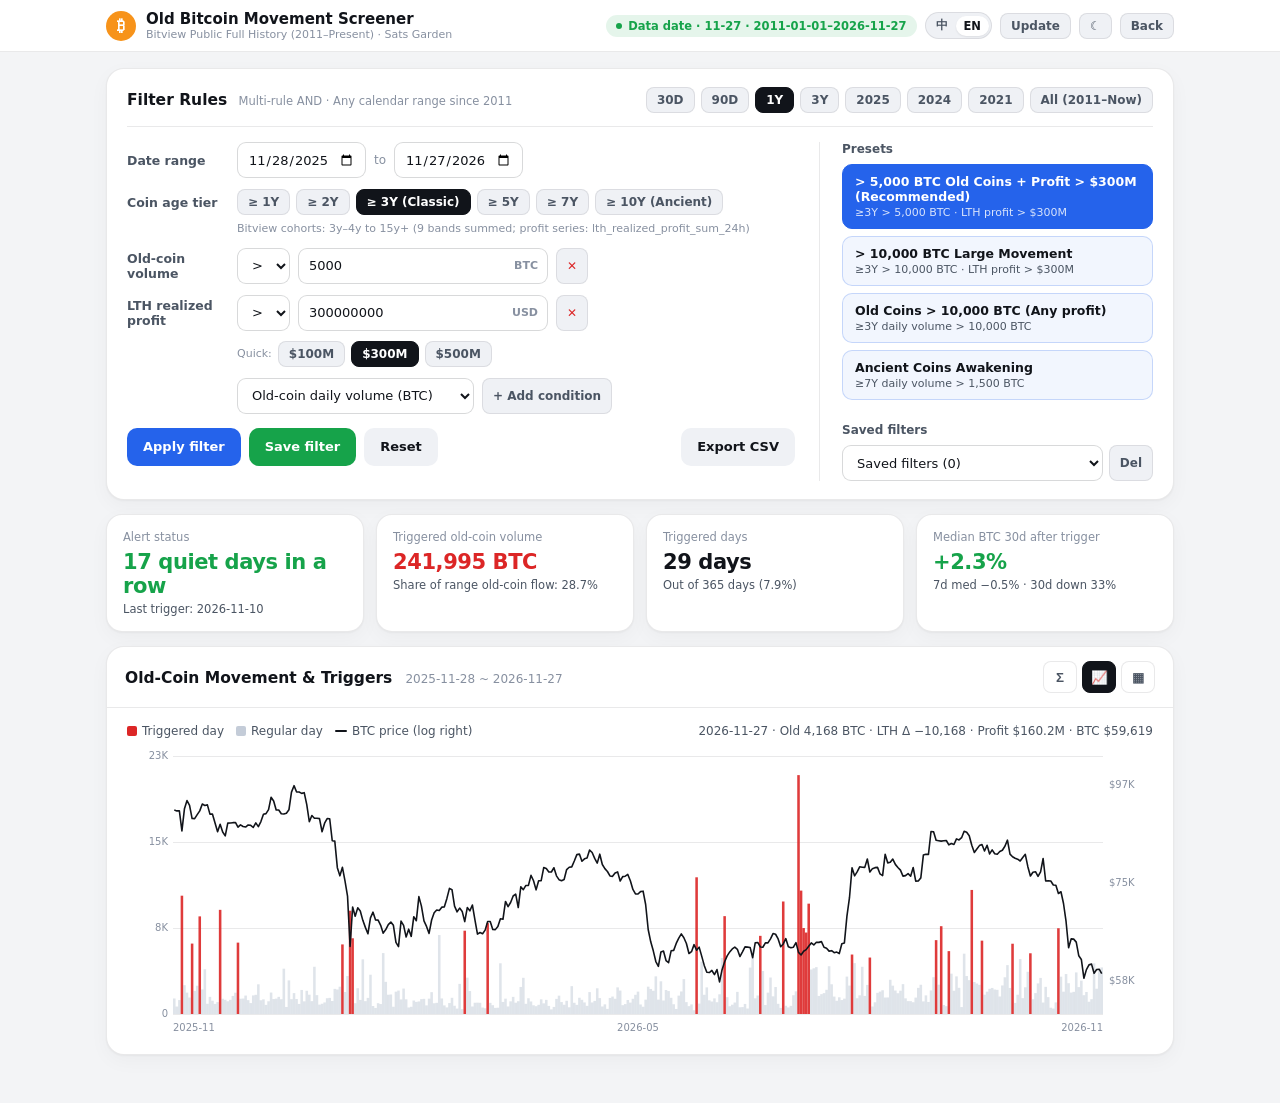
<file: old-coins.html>
<!doctype html>
<html lang="zh-CN">
<head>
  <meta charset="utf-8" />
  <meta name="viewport" content="width=device-width,initial-scale=1,viewport-fit=cover" />
  <meta name="referrer" content="no-referrer" />
  <meta name="color-scheme" content="light dark" />
  <meta name="apple-mobile-web-app-capable" content="yes" />
  <meta name="apple-mobile-web-app-status-bar-style" content="black-translucent" />
  <meta name="old-coins-build" content="28.3.0-20261128" />
  <script>(function(){var l=null;try{l=localStorage.getItem("btc_lang_v1")}catch(e){}if(l!=="zh"&&l!=="en"){var n=(navigator.languages&&navigator.languages[0])||navigator.language||"";l=/^zh/i.test(n)?"zh":"en"}window.BTC_LANG=l;document.documentElement.lang=l==="en"?"en":"zh-CN";var T="btc_theme_v1",t=null;try{t=localStorage.getItem(T)}catch(e){}if(t!=="light"&&t!=="dark")t=window.matchMedia&&window.matchMedia("(prefers-color-scheme: dark)").matches?"dark":"light";document.documentElement.dataset.theme=t;})();</script>
  <title>老比特币异动筛选器 · Sats Garden</title>
  <meta property="og:title" content="老比特币异动筛选器 · Sats Garden" />
  <meta property="og:image" content="https://9992100.xyz/btc/docs/cover.jpg" />
  <meta name="twitter:card" content="summary_large_image" />
  <meta name="twitter:image" content="https://9992100.xyz/btc/docs/cover.jpg" />
  <link rel="apple-touch-icon" href="./apple-touch-icon.png" />
  <link rel="icon" type="image/png" sizes="180x180" href="./apple-touch-icon.png" />
  <link rel="manifest" href="./manifest.webmanifest" />
  <style>
    :root{
      --bg:#f3f4f6;--card:#fff;--fill:#eff1f5;--ink:#11141a;--ink2:#4b5563;--ink3:#8790a0;
      --hair:rgba(17,20,26,.09);--hair2:rgba(17,20,26,.16);
      --blue:#2563eb;--green:#16a34a;--green-soft:rgba(22,163,74,.11);
      --red:#dc2626;--red-soft:rgba(220,38,38,.11);
      --amber:#c27803;--amber-soft:rgba(194,120,3,.12);--orange:#f7931a;
      --shadow:0 1px 2px rgba(17,20,26,.04),0 6px 20px rgba(17,20,26,.035);
      --sans:-apple-system,BlinkMacSystemFont,"SF Pro Text","PingFang SC","Noto Sans CJK SC","Helvetica Neue",system-ui,sans-serif;
    }
    @media (prefers-color-scheme:dark){
      :root:not([data-theme="light"]){
        --bg:#0d0f13;--card:#151820;--fill:#1f2430;--ink:#f3f4f6;--ink2:#a5adbc;--ink3:#6f7787;
        --hair:rgba(255,255,255,.09);--hair2:rgba(255,255,255,.18);
        --green:#34d399;--green-soft:rgba(52,211,153,.14);
        --red:#f87171;--red-soft:rgba(248,113,113,.15);
        --amber:#fbbf24;--amber-soft:rgba(251,191,36,.14);
        --shadow:0 1px 0 rgba(255,255,255,.04) inset,0 10px 26px rgba(0,0,0,.38);
      }
    }
    :root[data-theme="dark"]{
      --bg:#0d0f13;--card:#151820;--fill:#1f2430;--ink:#f3f4f6;--ink2:#a5adbc;--ink3:#6f7787;
      --hair:rgba(255,255,255,.09);--hair2:rgba(255,255,255,.18);
      --green:#34d399;--green-soft:rgba(52,211,153,.14);
      --red:#f87171;--red-soft:rgba(248,113,113,.15);
      --amber:#fbbf24;--amber-soft:rgba(251,191,36,.14);
      --shadow:0 1px 0 rgba(255,255,255,.04) inset,0 10px 26px rgba(0,0,0,.38);
    }
    *{box-sizing:border-box;margin:0;padding:0;-webkit-tap-highlight-color:transparent}
    body{background:var(--bg);color:var(--ink);font-family:var(--sans);-webkit-font-smoothing:antialiased;padding-bottom:calc(48px + env(safe-area-inset-bottom,0px))}
    .num{font-variant-numeric:tabular-nums lining-nums}
    .hdr{position:sticky;top:0;z-index:20;background:var(--card);border-bottom:1px solid var(--hair);padding-top:env(safe-area-inset-top,0px)}
    .hdr-in{max-width:1100px;margin:0 auto;padding:10px 16px;display:flex;align-items:center;justify-content:space-between;gap:12px;flex-wrap:wrap}
    .brand{display:flex;align-items:center;gap:10px;text-decoration:none;color:inherit}
    .bmark{width:30px;height:30px;border-radius:50%;background:var(--orange);color:#fff;font-weight:800;font-size:16px;display:inline-flex;align-items:center;justify-content:center}
    .btitle{font-size:15px;font-weight:750;line-height:1.2}.bsub{font-size:11px;color:var(--ink3)}
    .hdr-act{display:flex;align-items:center;gap:8px;flex-wrap:wrap}
    .lang-seg{display:inline-flex;align-items:center;padding:2px;border-radius:999px;background:var(--fill);border:1px solid var(--hair)}
    .lang-seg button{border:0;background:transparent;color:var(--ink2);border-radius:999px;padding:3px 8px;font:inherit;font-size:11.5px;font-weight:650;cursor:pointer}
    .lang-seg button.on{background:var(--card);color:var(--ink);box-shadow:0 1px 2px rgba(0,0,0,.08)}
    .badge{display:inline-flex;align-items:center;gap:6px;padding:4px 10px;border-radius:999px;font-size:11.5px;font-weight:600;background:var(--fill);color:var(--ink2)}
    .badge.ok{background:var(--green-soft);color:var(--green)}.badge.warn{background:var(--amber-soft);color:var(--amber)}.badge.bad{background:var(--red-soft);color:var(--red)}
    .badge i{width:6px;height:6px;border-radius:50%;background:currentColor;display:inline-block}
    .wrap{max-width:1100px;margin:16px auto 0;padding:0 16px;display:flex;flex-direction:column;gap:14px}
    .card{background:var(--card);border:1px solid var(--hair);border-radius:18px;box-shadow:var(--shadow);padding:18px 20px}
    .card-hd{display:flex;align-items:center;justify-content:space-between;gap:10px;flex-wrap:wrap;padding-bottom:13px;margin-bottom:15px;border-bottom:1px solid var(--hair)}
    .card-hd h1,.card-hd h2{font-size:15.5px;font-weight:750}
    .grid-filter{display:grid;grid-template-columns:1fr;gap:20px}
    @media (min-width:900px){.grid-filter{grid-template-columns:2fr 1fr;gap:24px}}
    .side-col{border-top:1px solid var(--hair);padding-top:16px;display:flex;flex-direction:column;gap:16px}
    @media (min-width:900px){.side-col{border-top:0;border-left:1px solid var(--hair);padding-top:0;padding-left:22px}}
    .frow{display:flex;align-items:center;gap:8px;flex-wrap:wrap;margin-bottom:11px}
    .flab{width:102px;flex:none;font-size:12.5px;font-weight:600;color:var(--ink2)}
    .inp{height:36px;padding:0 10px;border-radius:9px;border:1px solid var(--hair2);background:var(--card);color:var(--ink);font:inherit;font-size:13px;outline:none}
    .inp:focus{border-color:var(--blue)}
    .inp-wrap{position:relative;display:inline-flex;align-items:center;min-width:170px;flex:1;max-width:250px}
    .inp-wrap .inp{width:100%;padding-right:46px}
    .inp-unit{position:absolute;right:10px;font-size:11px;font-weight:600;color:var(--ink3);pointer-events:none}
    .chips{display:flex;flex-wrap:wrap;gap:6px}
    .chip{border:1px solid var(--hair);background:var(--fill);color:var(--ink2);border-radius:8px;padding:5px 10px;font:inherit;font-size:12px;font-weight:600;cursor:pointer;text-decoration:none;display:inline-flex;align-items:center;justify-content:center}
    .chip.on{background:var(--ink);color:var(--card);border-color:var(--ink)}
    .btn{height:38px;padding:0 16px;border-radius:10px;border:0;font:inherit;font-size:13px;font-weight:650;cursor:pointer;display:inline-flex;align-items:center;justify-content:center;gap:6px}
    .btn-blue{background:var(--blue);color:#fff}.btn-green{background:var(--green);color:#fff}.btn-ghost{background:var(--fill);color:var(--ink)}
    .preset{width:100%;text-align:left;padding:9px 12px;border-radius:10px;border:1px solid rgba(37,99,235,.22);background:rgba(37,99,235,.06);color:var(--ink);font:inherit;cursor:pointer;margin-bottom:7px}
    .preset b{display:block;font-size:12.5px;font-weight:650}.preset small{display:block;font-size:11px;color:var(--ink2);margin-top:2px}
    .preset.on{background:var(--blue);color:#fff;border-color:var(--blue)}.preset.on small{color:rgba(255,255,255,.82)}
    .qstrip{display:flex;flex-wrap:wrap;align-items:center;gap:6px;width:100%;padding-left:110px;margin-top:2px}
    @media (max-width:640px){.flab{width:100%}.qstrip{padding-left:0}}
    .hint{font-size:11px;color:var(--ink3);line-height:1.45}.hint.warn{color:var(--amber)}
    .kpis{display:grid;grid-template-columns:repeat(2,1fr);gap:12px}
    @media (min-width:860px){.kpis{grid-template-columns:repeat(4,1fr)}}
    .kpi{background:var(--card);border:1px solid var(--hair);border-radius:16px;padding:15px 16px;box-shadow:var(--shadow)}
    .kpi small{display:block;font-size:11.5px;color:var(--ink3);font-weight:500}
    .kpi b{display:block;font-size:21px;font-weight:800;margin:6px 0 4px;letter-spacing:-.02em}
    .kpi span{display:block;font-size:11.5px;color:var(--ink2)}
    .modes{display:inline-flex;gap:5px}
    .mbtn{width:34px;height:32px;border-radius:8px;border:1px solid var(--hair);background:var(--card);color:var(--ink2);cursor:pointer;display:inline-flex;align-items:center;justify-content:center;font-weight:700}
    .mbtn.on{background:var(--ink);color:var(--card);border-color:var(--ink)}
    .chart-meta{display:flex;flex-wrap:wrap;justify-content:space-between;align-items:center;gap:8px;font-size:12px;color:var(--ink2);margin-bottom:8px}
    .leg{display:flex;flex-wrap:wrap;gap:12px}.leg span{display:inline-flex;align-items:center;gap:5px}.leg i{display:inline-block;width:10px;height:10px;border-radius:2px}
    .cv-box{position:relative;height:290px;width:100%;touch-action:pan-y}.cv-box canvas{position:absolute;inset:0;width:100%;height:100%}
    .sum-hero{text-align:center;padding:24px 16px;border-radius:14px;background:var(--fill);margin-bottom:16px}
    .sum-hero b{display:block;font-size:32px;font-weight:800;color:var(--red);margin:6px 0}
    .cbar{display:grid;grid-template-columns:76px 1fr 90px;align-items:center;gap:10px;font-size:12px;margin-bottom:8px}
    .ctrack{height:9px;border-radius:99px;background:var(--fill);overflow:hidden}.cfill{height:100%;border-radius:99px;background:var(--red)}
    .tbl-wrap{overflow-x:auto}
    table{width:100%;border-collapse:collapse;font-size:12.5px}
    th{text-align:left;padding:10px 12px;font-weight:600;color:var(--ink3);border-bottom:1px solid var(--hair);background:var(--fill);white-space:nowrap}
    td{padding:10px 12px;border-bottom:1px solid var(--hair);white-space:nowrap}
    th.r,td.r{text-align:right}
    tbody tr{cursor:pointer}tbody tr:hover{background:var(--fill)}
    .up{color:var(--green);font-weight:650}.dn{color:var(--red);font-weight:650}
    .detail-grid{display:grid;grid-template-columns:repeat(2,1fr);gap:8px}
    @media (min-width:640px){.detail-grid{grid-template-columns:repeat(4,1fr)}}
    @media (min-width:900px){.detail-grid{grid-template-columns:repeat(6,1fr)}}
    .dcell{padding:9px 11px;border-radius:10px;background:var(--fill);font-size:12px}.dcell small{display:block;color:var(--ink3)}.dcell b{display:block;font-size:13.5px;margin-top:2px}
    .empty{padding:36px 16px;text-align:center;color:var(--ink3);font-size:13px}
    .modal{position:fixed;inset:0;z-index:50;background:rgba(0,0,0,.45);display:flex;align-items:center;justify-content:center;padding:16px}
    .modal[hidden],[hidden]{display:none!important}
    .mpanel{background:var(--card);border:1px solid var(--hair);border-radius:16px;padding:18px 20px;width:100%;max-width:360px}
    .mpanel h3{font-size:15px;margin-bottom:12px}.mpanel .inp{width:100%;margin-bottom:12px}
    .toast{position:fixed;top:calc(16px + env(safe-area-inset-top,0px));left:50%;transform:translateX(-50%);z-index:60;background:var(--ink);color:var(--card);padding:8px 16px;border-radius:999px;font-size:12.5px;font-weight:600;opacity:0;pointer-events:none;transition:opacity .2s}
    .toast.show{opacity:1}
  </style>
</head>
<body>
  <header class="hdr">
    <div class="hdr-in">
      <a class="brand" href="./index.html">
        <span class="bmark" aria-hidden="true">₿</span>
        <div>
          <div class="btitle">老比特币异动筛选器</div>
          <div class="bsub">Bitview 公开全历史数据（2011 至今） · Sats Garden</div>
        </div>
      </a>
      <div class="hdr-act">
        <span class="badge warn" id="netBadge"><i></i><span id="netText">同步中…</span></span>
        <div class="lang-seg" translate="no" role="group" aria-label="语言 Language"><button type="button" data-lang-btn="zh">中</button><button type="button" data-lang-btn="en">EN</button></div>
        <button type="button" class="chip" id="refreshBtn">更新数据</button>
        <button type="button" class="chip" id="themeBtn" aria-label="切换主题">☾</button>
        <a class="chip" id="backHomeBtn" href="./index.html">返回首页</a>
      </div>
    </div>
  </header>

  <main class="wrap">
    <!-- 1. 高级筛选 -->
    <section class="card">
      <div class="card-hd">
        <h1 id="filterHeading">高级筛选 <span style="font-size:11.5px;font-weight:500;color:var(--ink3);margin-left:6px;">多条件 AND 组合 · 支持 2011 年至今任意日历区间</span></h1>
        <div class="chips" id="quickRanges">
          <button type="button" class="chip" data-r="30">近 30 天</button>
          <button type="button" class="chip" data-r="90">近 90 天</button>
          <button type="button" class="chip on" data-r="365">近 1 年</button>
          <button type="button" class="chip" data-r="1095">近 3 年</button>
          <button type="button" class="chip" data-r="2025">2025 年</button>
          <button type="button" class="chip" data-r="2024">2024 年</button>
          <button type="button" class="chip" data-r="2021">2021 年</button>
          <button type="button" class="chip" data-r="all">全部 (2011–今)</button>
        </div>
      </div>

      <div class="grid-filter">
        <div>
          <div class="frow">
            <span class="flab">筛选时间范围</span>
            <input id="dateStart" type="date" class="inp num" min="2011-01-01" />
            <span style="font-size:12px;color:var(--ink3);">至</span>
            <input id="dateEnd" type="date" class="inp num" min="2011-01-01" />
          </div>

          <div class="frow" style="align-items:flex-start;">
            <span class="flab" style="padding-top:6px;">老币币龄档位</span>
            <div style="flex:1;">
              <div class="chips" id="ageBar">
                <button type="button" class="chip" data-age="1y">≥ 1 年</button>
                <button type="button" class="chip" data-age="2y">≥ 2 年</button>
                <button type="button" class="chip on" data-age="3y">≥ 3 年（经典老币）</button>
                <button type="button" class="chip" data-age="5y">≥ 5 年</button>
                <button type="button" class="chip" data-age="7y">≥ 7 年</button>
                <button type="button" class="chip" data-age="10y">≥ 10 年（远古币）</button>
              </div>
              <div class="hint" id="ageHint" style="margin-top:6px;"></div>
            </div>
          </div>

          <div id="rulesBox"></div>

          <div class="frow" style="margin-top:6px;">
            <span class="flab"></span>
            <select id="addField" class="inp">
              <option value="oldVol">老币单日移动量 (BTC)</option>
              <option value="whaleDelta">LTH 当日持仓净变化 (BTC)</option>
              <option value="lthProfit">LTH 当日已实现利润 (USD)</option>
              <option value="priceChg">当日 BTC 涨跌幅 (%)</option>
            </select>
            <button type="button" class="chip" id="addRuleBtn" style="height:36px;">+ 添加筛选条件</button>
          </div>

          <div class="frow" style="margin-top:14px;margin-bottom:0;">
            <button type="button" class="btn btn-blue" id="searchBtn">搜索筛选</button>
            <button type="button" class="btn btn-green" id="saveBtn">保存筛选条件</button>
            <button type="button" class="btn btn-ghost" id="resetBtn">重置默认</button>
            <button type="button" class="btn btn-ghost" id="csvBtn" style="margin-left:auto;">导出 CSV</button>
          </div>
        </div>

        <aside class="side-col">
          <div>
            <div style="font-size:12px;font-weight:700;color:var(--ink2);margin-bottom:8px;">热门搜索</div>
            <div id="hotPresets">
              <button type="button" class="preset on" data-preset="rec5k"><b>&gt; 5,000 枚老币 + 利润 &gt; $3 亿（推荐预警）</b><small>≥3年 &gt; 5,000 BTC · LTH 利润 &gt; $3亿</small></button>
              <button type="button" class="preset" data-preset="gt10k"><b>&gt; 1 万枚老币大额异动（推文同款）</b><small>≥3年 &gt; 10,000 BTC · LTH 利润 &gt; $3亿</small></button>
              <button type="button" class="preset" data-preset="pure10k"><b>纯老币 &gt; 1 万枚（不限利润）</b><small>≥3年老币单日移动量 &gt; 10,000 BTC</small></button>
              <button type="button" class="preset" data-preset="ancient"><b>早期远古币苏醒</b><small>≥7年老币单日移动量 &gt; 1,500 BTC</small></button>
            </div>
          </div>

          <div>
            <div style="font-size:12px;font-weight:700;color:var(--ink2);margin-bottom:8px;">保存的筛选条件</div>
            <div style="display:flex;gap:6px;">
              <select id="savedSel" class="inp" style="flex:1;"></select>
              <button type="button" class="chip" id="delSavedBtn" style="height:36px;">删</button>
            </div>
          </div>
        </aside>
      </div>
    </section>

    <!-- 2. 核心预警统计卡 -->
    <section class="kpis">
      <div class="kpi"><small>当前警报状态</small><b class="num" id="kCalm">—</b><span class="num" id="kCalmSub">等待 Bitview 数据</span></div>
      <div class="kpi"><small>变化量统计（触发日老币合计）</small><b class="num" id="kVol" style="color:var(--red);">—</b><span class="num" id="kVolSub">—</span></div>
      <div class="kpi"><small>符合条件异动天数</small><b class="num" id="kDays">—</b><span class="num" id="kDaysSub">—</span></div>
      <div class="kpi"><small>触发后 30 日 BTC 中位涨跌</small><b class="num" id="kFwd">—</b><span class="num" id="kFwdSub">—</span></div>
    </section>

    <!-- 3. 结果展示（Σ / 走势图 / 明细表） -->
    <section class="card" style="padding:0;overflow:hidden;">
      <div class="card-hd" style="padding:14px 18px;margin-bottom:0;">
        <div><h2 id="resTitle" style="display:inline;">异动监测走势与触发点</h2> <span class="num" id="resSpan" style="font-size:12px;color:var(--ink3);margin-left:8px;"></span></div>
        <div class="modes" id="modes">
          <button type="button" class="mbtn" data-m="sum" title="汇总统计">Σ</button>
          <button type="button" class="mbtn on" data-m="chart" title="走势对照图">📈</button>
          <button type="button" class="mbtn" data-m="table" title="异动日明细表">▦</button>
        </div>
      </div>

      <div id="pSum" hidden style="padding:18px 20px;">
        <div class="sum-hero">
          <div style="font-size:12px;color:var(--ink3);font-weight:600;">筛选区间内触发日老币异动总量</div>
          <b class="num" id="sumBig">—</b>
          <div class="num" id="sumSub" style="font-size:12px;color:var(--ink2);"></div>
        </div>
        <div style="font-size:12.5px;font-weight:700;color:var(--ink2);margin-bottom:10px;">触发日老币币龄构成拆解</div>
        <div id="sumBars"></div>
      </div>

      <div id="pChart" style="padding:16px 20px 18px;">
        <div class="chart-meta">
          <div class="leg">
            <span><i style="background:var(--red);"></i>触发异动日</span>
            <span><i style="background:rgba(148,163,184,.55);"></i>普通日移动量</span>
            <span><i style="background:var(--ink);height:2px;width:12px;"></i>BTC 价格（对数右轴）</span>
          </div>
          <span class="num" id="cvTip">滑动或悬停图表查看每日数值</span>
        </div>
        <div class="cv-box" id="cvWrap"><canvas id="cv"></canvas></div>
      </div>

      <div id="pTable" hidden>
        <div style="padding:10px 18px;border-bottom:1px solid var(--hair);display:flex;justify-content:space-between;align-items:center;gap:8px;font-size:12px;color:var(--ink2);">
          <span>点击任意行查看当日 12 档币龄拆解</span>
          <select id="sortSel" class="inp" style="height:30px;font-size:12px;">
            <option value="date_desc">按日期降序（最新在前）</option>
            <option value="vol_desc">按老币移动量降序</option>
            <option value="fwd30_asc">按 30 日跌幅最大排序</option>
          </select>
        </div>
        <div class="tbl-wrap">
          <table>
            <thead>
              <tr>
                <th>日期</th><th class="r">老币移动量</th><th class="r">LTH 净变化</th><th class="r">LTH 已实现利润</th>
                <th class="r">当日 BTC 价格</th><th class="r">后 7 日</th><th class="r">后 30 日</th>
              </tr>
            </thead>
            <tbody id="tBody" class="num"></tbody>
          </table>
        </div>
      </div>
    </section>

    <section class="card" id="detailCard" hidden>
      <div class="card-hd" style="padding-bottom:10px;margin-bottom:12px;">
        <h2 id="detailTitle">各币龄老币移动拆解</h2>
        <button type="button" class="chip" id="closeDetail">收起</button>
      </div>
      <div class="detail-grid num" id="detailGrid"></div>
    </section>
  </main>

  <div class="modal" id="saveModal" hidden>
    <div class="mpanel" role="dialog" aria-modal="true" aria-label="保存筛选条件">
      <h3>保存当前筛选条件</h3>
      <input id="presetName" type="text" class="inp" placeholder="例如：3年以上老币 > 1万枚预警" />
      <div style="display:flex;justify-content:flex-end;gap:8px;">
        <button type="button" class="btn btn-ghost" id="cancelSave" style="height:34px;">取消</button>
        <button type="button" class="btn btn-green" id="confirmSave" style="height:34px;">保存</button>
      </div>
    </div>
  </div>

  <div class="toast" id="toast"></div>

  <script>
  (function () {
    "use strict";
    var API = "https://bitview.space/api/series/bulk", LOCAL_DATA = "./data/old-coins.json";
    var DB_NAME = "sg-old-coins-v2", DB_STORE = "cache", DB_KEY = "rows_v2", TTL = 6 * 3600 * 1000;
    var hasFullHistory = false, loadingFull = false;
    var SAVE_KEY = "sg_old_coins_presets_v1";
    var COHORTS = [
      { k: "1y", l: "1y–18m", s: "age_1y_to_18m_transfer_volume_sum_24h", m: 1 },
      { k: "18m", l: "18m–2y", s: "age_18m_to_2y_transfer_volume_sum_24h", m: 1.5 },
      { k: "2y", l: "2y–3y", s: "age_2y_to_3y_transfer_volume_sum_24h", m: 2 },
      { k: "3y", l: "3y–4y", s: "age_3y_to_4y_transfer_volume_sum_24h", m: 3 },
      { k: "4y", l: "4y–5y", s: "age_4y_to_5y_transfer_volume_sum_24h", m: 4 },
      { k: "5y", l: "5y–6y", s: "age_5y_to_6y_transfer_volume_sum_24h", m: 5 },
      { k: "6y", l: "6y–7y", s: "age_6y_to_7y_transfer_volume_sum_24h", m: 6 },
      { k: "7y", l: "7y–8y", s: "age_7y_to_8y_transfer_volume_sum_24h", m: 7 },
      { k: "8y", l: "8y–10y", s: "age_8y_to_10y_transfer_volume_sum_24h", m: 8 },
      { k: "10y", l: "10y–12y", s: "age_10y_to_12y_transfer_volume_sum_24h", m: 10 },
      { k: "12y", l: "12y–15y", s: "age_12y_to_15y_transfer_volume_sum_24h", m: 12 },
      { k: "15y", l: "15y+", s: "age_over_15y_transfer_volume_sum_24h", m: 15 }
    ];
    var AGE_MIN = { "1y": 1, "2y": 2, "3y": 3, "5y": 5, "7y": 7, "10y": 10 };
    function en() { return window.BTC_LANG === "en"; }
    function esc(s) { return String(s == null ? "" : s).replace(/[&<>"']/g, function (c) { return ({ "&": "&amp;", "<": "&lt;", ">": "&gt;", '"': "&quot;", "'": "&#39;" })[c]; }); }
    function addDays(ymd, days) {
      var ms = Date.parse(ymd + "T00:00:00Z");
      return isFinite(ms) ? new Date(ms + days * 86400000).toISOString().slice(0, 10) : "";
    }
    var FMETA = {
      oldVol: { l: "老币移动量", en: "Old-coin volume", u: "BTC" },
      whaleDelta: { l: "LTH 净变化", en: "LTH net change", u: "BTC" },
      lthProfit: { l: "LTH 已实现利润", en: "LTH realized profit", u: "USD" },
      priceChg: { l: "BTC 当日涨跌", en: "BTC daily change", u: "%" }
    };

    var ROWS = [], SCOPED = [], HITS = [], hover = -1, cvMap = null, profitMode = "1w/7";
    var S = {
      start: "", end: "", ageKey: "3y", mode: "chart", sort: "date_desc",
      rules: [
        { id: "r1", f: "oldVol", op: "gt", v: 5000 },
        { id: "r2", f: "lthProfit", op: "gt", v: 300000000 }
      ]
    };

    function $(id) { return document.getElementById(id); }
    function cssv(n) { return getComputedStyle(document.documentElement).getPropertyValue(n).trim(); }
    function toast(msg) { var t = $("toast"); t.textContent = msg; t.classList.add("show"); clearTimeout(toast._t); toast._t = setTimeout(function () { t.classList.remove("show"); }, 2200); }
    function fmtUsd(v) { if (v == null || !isFinite(v)) return "—"; var a = Math.abs(v); return (v < 0 ? "−" : "") + "$" + (a >= 1e9 ? (a / 1e9).toFixed(2) + "B" : a >= 1e6 ? (a / 1e6).toFixed(1) + "M" : a >= 1e3 ? Math.round(a / 1e3) + "K" : Math.round(a)); }
    function fmtBtc(v) { return Math.round(v).toLocaleString("en-US"); }
    function profitLabel(pm) {
      if (pm === "24h" || pm === "lth_realized_profit_sum_24h") return "lth_realized_profit_sum_24h";
      if (pm === "all-24h" || pm === "realized_profit_sum_24h") return "realized_profit_sum_24h";
      if (pm === "all-1w/7" || pm === "realized_profit_sum_1w ÷ 7") return "realized_profit_sum_1w ÷ 7";
      return "lth_realized_profit_sum_1w ÷ 7";
    }

    // IndexedDB helpers (full 2011+ history is ~2-3MB, safe in IndexedDB)
    function openDb() {
      return new Promise(function (res) {
        if (!window.indexedDB) return res(null);
        try {
          var req = indexedDB.open(DB_NAME, 1);
          req.onupgradeneeded = function () { req.result.createObjectStore(DB_STORE); };
          req.onsuccess = function () { res(req.result); };
          req.onerror = function () { res(null); };
        } catch (e) { res(null); }
      });
    }
    function dbGet() {
      return openDb().then(function (db) {
        if (!db) return null;
        return new Promise(function (res) {
          try { var r = db.transaction(DB_STORE, "readonly").objectStore(DB_STORE).get(DB_KEY); r.onsuccess = function () { res(r.result || null); }; r.onerror = function () { res(null); }; } catch (e) { res(null); }
        });
      });
    }
    function dbPut(val) {
      return openDb().then(function (db) {
        if (!db) return;
        try { db.transaction(DB_STORE, "readwrite").objectStore(DB_STORE).put(val, DB_KEY); } catch (e) {}
      });
    }

    function setNet(cls, txt) {
      var b = $("netBadge"); b.className = "badge " + cls; $("netText").textContent = txt;
    }

    async function fetchBulk(seriesList, startVal) {
      var active = seriesList.slice();
      for (var tries = 0; tries < seriesList.length + 2; tries++) {
        var u = new URL(API);
        u.searchParams.set("index", "day1");
        u.searchParams.set("start", String(startVal));
        u.searchParams.set("series", ["date"].concat(active).join(","));
        var ctl = ("AbortController" in window) ? new AbortController() : null;
        var tm = setTimeout(function () { if (ctl) ctl.abort(); }, startVal === "2011-01-01" ? 45000 : 25000);
        var r;
        try { r = await fetch(u.toString(), { mode: "cors", cache: "no-store", signal: ctl ? ctl.signal : undefined }); }
        catch (err) { clearTimeout(tm); throw new Error(err && err.name === "AbortError" ? (en() ? "Timeout" : "请求超时") : (en() ? "Network error" : "网络不可达")); }
        clearTimeout(tm);
        var txt = await r.text();
        if (r.ok) {
          var j = JSON.parse(txt), map = { _ref: j[0] };
          active.forEach(function (nm, idx) { map[nm] = j[1 + idx]; });
          return map;
        }
        if (r.status === 400 && /weight_exceeded/i.test(txt) && active.length > 1) {
          var mid = Math.ceil(active.length / 2);
          var p1 = await fetchBulk(active.slice(0, mid), startVal);
          var p2 = await fetchBulk(active.slice(mid), startVal);
          return Object.assign({}, p1, p2, { _ref: (p1._ref && p1._ref.data && p1._ref.data.length) ? p1._ref : p2._ref });
        }
        var m = /'([a-z0-9_]+)'\s+not\s+found/i.exec(txt);
        if ((r.status === 400 || r.status === 404) && m && active.indexOf(m[1]) >= 0) {
          active = active.filter(function (x) { return x !== m[1]; });
          if (!active.length) return { _ref: { data: [], start: 0 } };
          continue;
        }
        throw new Error("HTTP " + r.status);
      }
      throw new Error(en() ? "Too many retries" : "重试过多");
    }

    function alignCol(refStart, col, i) {
      if (!col || !Array.isArray(col.data)) return 0;
      var k = refStart + i - (+col.start || 0);
      return k >= 0 && k < col.data.length ? (+col.data[k] || 0) : 0;
    }

    function buildRowsFromTwo(coreMap, ageMap) {
      var ref = coreMap._ref, dates = ref.data || [], pos0 = +ref.start || 0;
      var ageRef = ageMap._ref || { data: [], start: 0 }, agePos0 = +ageRef.start || 0, ageIdx = {};
      for (var ai = 0; ai < ageRef.data.length; ai++) ageIdx[ageRef.data[ai]] = ai;
      var pKey = coreMap.lth_realized_profit_sum_24h ? "lth_realized_profit_sum_24h" : coreMap.lth_realized_profit_sum_1w ? "lth_realized_profit_sum_1w" : coreMap.realized_profit_sum_24h ? "realized_profit_sum_24h" : "realized_profit_sum_1w";
      var pDiv = /_1w$/.test(pKey) ? 7 : 1;
      var pm = pKey === "lth_realized_profit_sum_24h" ? "24h" : pKey === "lth_realized_profit_sum_1w" ? "1w/7" : pKey === "realized_profit_sum_24h" ? "all-24h" : "all-1w/7";
      var out = [], today = new Date().toISOString().slice(0, 10);
      for (var i = 0; i < dates.length; i++) {
        var d = dates[i];
        if (!d || d >= today) continue;
        var p = alignCol(pos0, coreMap.price, i);
        if (!(p > 0)) continue;
        var prevP = out.length ? out[out.length - 1].p : p;
        var lthNow = alignCol(pos0, coreMap.lth_supply, i), lthPrev = i > 0 ? alignCol(pos0, coreMap.lth_supply, i - 1) : 0, wd = (lthNow > 0 && lthPrev > 0) ? Math.round(lthNow - lthPrev) : 0;
        var pr = Math.round(alignCol(pos0, coreMap[pKey], i) / pDiv);
        var c = [], aPos = ageIdx[d];
        for (var j = 0; j < COHORTS.length; j++) c.push(aPos != null ? Math.round(alignCol(agePos0, ageMap[COHORTS[j].s], aPos)) : 0);
        out.push({ d: d, p: Math.round(p), pc: +((p / prevP - 1) * 100).toFixed(2), c: c, w: wd, pr: pr });
      }
      out._pm = pm;
      return out;
    }

    function unpackLocal(j) {
      if (!j || j.v !== 1 || !Array.isArray(j.rows) || j.rows.length < 100) return null;
      return j.rows.map(function (r) { return { d: r[0], p: r[1], pc: r[2], w: r[3], pr: r[4], c: r[5] }; });
    }

    async function fetchDirect(startVal) {
      var coreNames = ["price", "lth_supply", "lth_realized_profit_sum_24h", "lth_realized_profit_sum_1w", "realized_profit_sum_24h", "realized_profit_sum_1w"];
      var ageNames = COHORTS.map(function (x) { return x.s; });
      var pair = await Promise.all([fetchBulk(coreNames, startVal), fetchBulk(ageNames, startVal)]);
      return buildRowsFromTwo(pair[0], pair[1]);
    }

    function mergeRecentRows(base, recent) {
      if (!recent || !recent.length) return base;
      var byD = {};
      base.forEach(function (r) { byD[r.d] = r; });
      recent.forEach(function (r) { byD[r.d] = r; });
      return Object.keys(byD).sort().map(function (k) { return byD[k]; });
    }

    async function loadFullHistory() {
      if (hasFullHistory || loadingFull) return;
      loadingFull = true;
      setNet("warn", en() ? "Fetching 2011–present full history…" : "正在按需补拉 2011–2023 全历史…");
      try {
        var rows = await fetchDirect("2011-01-01");
        if (rows.length < 200) throw new Error(en() ? "Insufficient history" : "全历史数据不足");
        ROWS = rows; hasFullHistory = true; profitMode = rows._pm || profitMode || "1w/7";
        await dbPut({ ts: Date.now(), full: true, pm: profitMode, rows: rows });
        initDatesIfEmpty(); renderRules(); compute();
        setNet("ok", (en() ? "Bitview full · " : "Bitview 全历史 · ") + ROWS[0].d + (en() ? " to " : " 至 ") + ROWS[ROWS.length - 1].d + " (" + ROWS.length + (en() ? "d)" : " 天）"));
      } catch (e) {
        setNet("warn", (en() ? "Full history failed (" : "全历史补拉失败（") + (e && e.message || (en() ? "error" : "网络异常")) + (en() ? "), showing 3Y" : "），当前显示近 3 年"));
      } finally { loadingFull = false; }
    }

    async function loadData(force) {
      // 1. 优先读取同源预计算文件 data/old-coins.json（零跨域、手机秒开；点按「更新数据」时再补拉最新实时日线）
      try {
        var lr = await fetch(LOCAL_DATA, { cache: force ? "reload" : "no-cache" });
        if (lr.ok) {
          var lj = await lr.json(), lrows = unpackLocal(lj);
          if (lrows) {
            profitMode = lj.pm || "1w/7";
            if (force) {
              try {
                setNet("warn", en() ? "Syncing latest Bitview days…" : "正在从 Bitview 同步最新日线…");
                var tail = await fetchDirect(-60);
                if (tail && tail.length) lrows = mergeRecentRows(lrows, tail);
              } catch (_) {}
            }
            ROWS = lrows; hasFullHistory = true;
            await dbPut({ ts: Date.now(), full: true, pm: profitMode, rows: lrows });
            initDatesIfEmpty(); renderRules(); compute();
            setNet("ok", (en() ? "Data date · " : "数据日 · ") + ROWS[ROWS.length - 1].d.slice(5) + " · " + ROWS[0].d + "–" + ROWS[ROWS.length - 1].d);
            return;
          }
        }
      } catch (_) {}

      // 2. 本机 IndexedDB 缓存
      var cached = await dbGet();
      if (cached && Array.isArray(cached.rows) && cached.rows.length > 100) {
        ROWS = cached.rows; hasFullHistory = !!cached.full; profitMode = cached.pm || "1w/7";
        initDatesIfEmpty(); renderRules(); compute();
        if (!force && Date.now() - cached.ts < TTL) {
          setNet("ok", (en() ? "Cached · " : "本机缓存 · ") + ROWS[0].d + (en() ? " to " : " 至 ") + ROWS[ROWS.length - 1].d);
          return;
        }
      }

      // 3. 直连 Bitview：先拉近 3 年日线（-1100，小包秒开）；选更早日期再按需补全历史
      setNet("warn", en() ? "Syncing 3Y daily data from Bitview…" : "正在同步 Bitview 近 3 年日线…");
      try {
        var rows = await fetchDirect(-1100);
        if (rows.length < 100) throw new Error(en() ? "Too few rows" : "返回条数不足");
        profitMode = rows._pm || "1w/7";
        ROWS = (ROWS.length && hasFullHistory && force) ? mergeRecentRows(ROWS, rows) : rows;
        if (!(ROWS.length > rows.length)) hasFullHistory = false;
        await dbPut({ ts: Date.now(), full: hasFullHistory, pm: profitMode, rows: ROWS });
        initDatesIfEmpty(); renderRules(); compute();
        setNet("ok", (en() ? "Data date · " : "数据日 · ") + ROWS[ROWS.length - 1].d.slice(5) + " · " + ROWS[0].d + "–" + ROWS[ROWS.length - 1].d);
      } catch (e) {
        var why = (e && e.message) ? e.message : (en() ? "Unreachable" : "网络不可达");
        if (ROWS.length) {
          setNet("warn", (en() ? "Update failed (" : "更新失败（") + why + (en() ? "), keeping cache · " : "），沿用本机缓存 · ") + ROWS[ROWS.length - 1].d);
        } else {
          setNet("bad", en() ? "Unavailable (" + why + "). Tap Update to retry." : "暂不可用（" + why + "）。点按「更新数据」重试。");
          $("cvTip").textContent = en() ? "Bitview unavailable (" + why + "); no simulated data used." : "Bitview 暂不可用（" + why + "），未使用模拟数据。";
        }
      }
    }

    function initDatesIfEmpty() {
      if (!ROWS.length) return;
      var last = ROWS[ROWS.length - 1].d;
      $("dateStart").min = "2011-01-01"; $("dateStart").max = last;
      $("dateEnd").min = "2011-01-01"; $("dateEnd").max = last;
      if (!S.end || S.end > last) S.end = last;
      if (!S.start) S.start = ROWS[Math.max(0, ROWS.length - 365)].d;
      $("dateStart").value = S.start; $("dateEnd").value = S.end;
    }

    function oldVol(row) {
      var minYr = AGE_MIN[S.ageKey] || 3, s = 0;
      for (var i = 0; i < COHORTS.length; i++) if (COHORTS[i].m >= minYr) s += row.c[i];
      return s;
    }
    function fieldVal(row, f) { return f === "oldVol" ? oldVol(row) : f === "whaleDelta" ? row.w : f === "lthProfit" ? row.pr : row.pc; }
    function match(row) {
      for (var i = 0; i < S.rules.length; i++) {
        var r = S.rules[i], t = +r.v; if (!isFinite(t)) continue;
        var v = fieldVal(row, r.f);
        if (r.op === "gt" && !(v > t)) return false;
        if (r.op === "lt" && !(v < t)) return false;
      }
      return true;
    }

    function renderRules() {
      var E = en();
      $("rulesBox").innerHTML = S.rules.map(function (r) {
        var m = FMETA[r.f] || { l: r.f, en: r.f, u: "" };
        var isP = r.f === "lthProfit";
        var q = isP ? '<div class="qstrip"><span class="hint">' + (E ? "Quick:" : "快捷档位：") + '</span>'
          + [100000000, 300000000, 500000000].map(function (qv) {
            return '<button type="button" class="chip pq' + (+r.v === qv ? " on" : "") + '" data-qv="' + qv + '">' + (E ? "$" + (qv / 1e6) + "M" : (qv / 1e8) + " 亿 ($" + (qv / 1e6) + "M)") + '</button>';
          }).join("")
          + (+r.v > 0 && +r.v < 20000000 ? '<span class="hint warn">' + (E ? "Note: Network-wide LTH daily profit is usually tens of millions; ≥ $100M recommended" : "提示：Bitview 为全网 LTH 合计，日常约数千万美元，建议 ≥ 1 亿") + '</span>' : '')
          + '</div>' : '';
        return '<div class="frow" data-rid="' + esc(r.id) + '"><span class="flab">' + esc(E ? m.en : m.l) + '</span>'
          + '<select class="inp rop"><option value="gt"' + (r.op === "gt" ? " selected" : "") + '>' + (E ? ">" : "大于") + '</option><option value="lt"' + (r.op === "lt" ? " selected" : "") + '>' + (E ? "<" : "小于") + '</select>'
          + '<span class="inp-wrap"><input type="number" step="any" value="' + (+r.v || 0) + '" class="inp num rval" /><span class="inp-unit">' + esc(m.u) + '</span></span>'
          + '<button type="button" class="chip rdel" style="height:36px;color:var(--red);">✕</button>' + q + '</div>';
      }).join("");
      var minYr = AGE_MIN[S.ageKey] || 3, act = COHORTS.filter(function (c) { return c.m >= minYr; });
      $("ageHint").textContent = E
        ? ("Bitview cohorts: " + act[0].l + " to " + act[act.length - 1].l + " (" + act.length + " bands summed; profit series: " + profitLabel(profitMode) + ")")
        : ("聚合 Bitview 公开序列：" + act[0].l + " 至 " + act[act.length - 1].l + "（共 " + act.length + " 档日度移动量合计；利润口径：" + profitLabel(profitMode) + "）");
    }

    function compute() {
      if (!ROWS.length) return;
      var E = en();
      var byDate = {};
      for (var di = 0; di < ROWS.length; di++) byDate[ROWS[di].d] = ROWS[di];
      SCOPED = [];
      for (var i = 0; i < ROWS.length; i++) {
        var r = ROWS[i];
        if (r.d >= S.start && r.d <= S.end) {
          var r7 = byDate[addDays(r.d, 7)], r30 = byDate[addDays(r.d, 30)];
          var f7 = (r7 && r7.p > 0) ? (r7.p / r.p - 1) * 100 : null;
          var f30 = (r30 && r30.p > 0) ? (r30.p / r.p - 1) * 100 : null;
          SCOPED.push({ d: r.d, p: r.p, pc: r.pc, c: r.c, w: r.w, pr: r.pr, ov: oldVol(r), hit: match(r), f7: f7, f30: f30 });
        }
      }
      HITS = SCOPED.filter(function (x) { return x.hit; });

      // 连续平静天数（基于全历史最新日往回找）
      var calm = 0, lastHit = null;
      for (var j = ROWS.length - 1; j >= 0; j--) {
        if (match(ROWS[j])) { lastHit = ROWS[j].d; break; }
        calm++;
      }
      var kc = $("kCalm");
      if (calm === 0) { kc.textContent = E ? "Triggered on latest day!" : "最新交易日触发！"; kc.style.color = "var(--red)"; }
      else { kc.textContent = E ? (calm + " quiet days in a row") : ("连续 " + calm + " 天无异动"); kc.style.color = calm >= 7 ? "var(--green)" : "var(--amber)"; }
      $("kCalmSub").textContent = lastHit ? ((E ? "Last trigger: " : "最近一次触发：") + lastHit) : (E ? "Never triggered in history" : "全历史均未触发此条件");

      var hitVol = HITS.reduce(function (a, x) { return a + x.ov; }, 0);
      var allVol = SCOPED.reduce(function (a, x) { return a + x.ov; }, 0);
      var wSum = HITS.reduce(function (a, x) { return a + x.w; }, 0);
      var pSum = HITS.reduce(function (a, x) { return a + x.pr; }, 0);
      $("kVol").textContent = fmtBtc(hitVol) + " BTC";
      $("kVolSub").textContent = (E ? "Share of range old-coin flow: " : "占同期老币总移动量的 ") + (allVol > 0 ? (hitVol / allVol * 100).toFixed(1) : "0.0") + "%";
      $("kDays").textContent = HITS.length + (E ? " days" : " 天");
      $("kDaysSub").textContent = (E ? "Out of " : "区间共 ") + SCOPED.length + (E ? " days (" : " 天（占比 ") + (SCOPED.length ? (HITS.length / SCOPED.length * 100).toFixed(1) : "0.0") + (E ? "%)" : "%）");

      var f30s = HITS.map(function (x) { return x.f30; }).filter(function (v) { return v != null; }).sort(function (a, b) { return a - b; });
      var f7s = HITS.map(function (x) { return x.f7; }).filter(function (v) { return v != null; }).sort(function (a, b) { return a - b; });
      var med = function (a) { if (!a.length) return null; var m = Math.floor(a.length / 2); return a.length % 2 ? a[m] : (a[m - 1] + a[m]) / 2; };
      var m30 = med(f30s), m7 = med(f7s), kf = $("kFwd");
      if (m30 == null) { kf.textContent = "—"; kf.style.color = "var(--ink3)"; $("kFwdSub").textContent = E ? "Needs 30d after trigger" : "样本不足（需触发满 30 天）"; }
      else {
        kf.textContent = (m30 >= 0 ? "+" : "−") + Math.abs(m30).toFixed(1) + "%";
        kf.style.color = m30 < 0 ? "var(--red)" : "var(--green)";
        var dn = Math.round(f30s.filter(function (v) { return v < 0; }).length / f30s.length * 100);
        $("kFwdSub").textContent = (E ? "7d med " : "7 日中位 ") + (m7 == null ? "—" : (m7 >= 0 ? "+" : "−") + Math.abs(m7).toFixed(1) + "%") + (E ? " · 30d down " : " · 30 日下跌概率 ") + dn + "%";
      }

      $("resSpan").textContent = S.start + " ~ " + S.end;
      $("sumBig").textContent = fmtBtc(hitVol) + " BTC";
      $("sumSub").textContent = (E ? "Trigger-day LTH net change " : "触发日 LTH 持仓净变化合计 ") + (wSum >= 0 ? "+" : "−") + fmtBtc(Math.abs(wSum)) + (E ? " BTC · LTH realized profit " : " BTC · LTH 已实现利润合计 ") + fmtUsd(pSum);

      var minYr = AGE_MIN[S.ageKey] || 3, cTotals = [];
      COHORTS.forEach(function (c, idx) {
        if (c.m < minYr) return;
        cTotals.push({ l: c.l, s: HITS.reduce(function (a, x) { return a + x.c[idx]; }, 0) });
      });
      var mx = Math.max.apply(null, [1].concat(cTotals.map(function (x) { return x.s; })));
      $("sumBars").innerHTML = cTotals.map(function (x) {
        return '<div class="cbar num"><span>' + esc(x.l) + '</span><div class="ctrack"><div class="cfill" style="width:' + (x.s / mx * 100).toFixed(1) + '%"></div></div><b style="text-align:right;">' + fmtBtc(x.s) + '</b></div>';
      }).join("");

      drawChart();
      renderTable();
    }

    function drawChart() {
      var cv = $("cv"), box = $("cvWrap"), W = box.clientWidth, H = box.clientHeight;
      if (!W || !H || !SCOPED.length) return;
      var E = en();
      var dpr = Math.min(3, window.devicePixelRatio || 1);
      cv.width = Math.round(W * dpr); cv.height = Math.round(H * dpr);
      var g = cv.getContext("2d"); g.setTransform(dpr, 0, 0, dpr, 0, 0); g.clearRect(0, 0, W, H);
      var n = SCOPED.length, padL = 46, padR = 50, padT = 10, padB = 22, pw = W - padL - padR, ph = H - padT - padB;
      var vmax = 1, pmin = Infinity, pmax = 0;
      for (var i = 0; i < n; i++) {
        if (SCOPED[i].ov > vmax) vmax = SCOPED[i].ov;
        if (SCOPED[i].p > 0) { if (SCOPED[i].p < pmin) pmin = SCOPED[i].p; if (SCOPED[i].p > pmax) pmax = SCOPED[i].p; }
      }
      vmax *= 1.08;
      var lmin = Math.log(pmin * 0.92), lmax = Math.log(pmax * 1.08), spanL = (lmax - lmin) || 1;
      var bw = pw / n, X = function (k) { return padL + k * bw; }, YV = function (v) { return padT + ph - (v / vmax) * ph; }, YP = function (p) { return padT + ph - (Math.log(p) - lmin) / spanL * ph; };
      var ink = cssv("--ink"), ink3 = cssv("--ink3"), hair = cssv("--hair"), red = cssv("--red");

      g.font = "10px -apple-system,system-ui,sans-serif"; g.textBaseline = "middle";
      for (var t = 0; t <= 3; t++) {
        var val = vmax * t / 3, y = Math.round(YV(val)) + 0.5;
        g.strokeStyle = hair; g.lineWidth = 1; g.beginPath(); g.moveTo(padL, y); g.lineTo(padL + pw, y); g.stroke();
        g.fillStyle = ink3; g.textAlign = "right"; g.fillText(val >= 1000 ? (val / 1000).toFixed(0) + "K" : Math.round(val), padL - 5, y);
      }
      g.textAlign = "left";
      [pmin, Math.sqrt(pmin * pmax), pmax].forEach(function (px) {
        g.fillText(px >= 1000 ? "$" + Math.round(px / 1000) + "K" : "$" + Math.round(px), padL + pw + 6, YP(px));
      });

      // Bars
      for (i = 0; i < n; i++) {
        var row = SCOPED[i], y1 = YV(row.ov), h = Math.max(1, padT + ph - y1);
        g.fillStyle = row.hit ? red : "rgba(148,163,184,0.42)";
        g.globalAlpha = hover === i ? 1 : (row.hit ? 0.9 : 0.7);
        g.fillRect(X(i), y1, Math.max(1, bw - (bw > 3 ? 0.8 : 0)), h);
      }
      g.globalAlpha = 1;

      // BTC log price line
      g.strokeStyle = ink; g.lineWidth = 1.6; g.lineJoin = "round"; g.beginPath();
      for (i = 0; i < n; i++) { var cx = X(i) + bw / 2, cy = YP(SCOPED[i].p); if (i) g.lineTo(cx, cy); else g.moveTo(cx, cy); }
      g.stroke();

      // X axis
      g.fillStyle = ink3; g.textBaseline = "alphabetic";
      g.textAlign = "left"; g.fillText(SCOPED[0].d.slice(0, 7), padL, H - 5);
      g.textAlign = "center"; g.fillText(SCOPED[n >> 1].d.slice(0, 7), padL + pw / 2, H - 5);
      g.textAlign = "right"; g.fillText(SCOPED[n - 1].d.slice(0, 7), padL + pw, H - 5);

      var ix = hover >= 0 && hover < n ? hover : n - 1, cur = SCOPED[ix];
      if (hover >= 0 && hover < n) {
        var hx = Math.round(X(hover) + bw / 2) + 0.5;
        g.strokeStyle = ink3; g.lineWidth = 1; g.beginPath(); g.moveTo(hx, padT); g.lineTo(hx, padT + ph); g.stroke();
      }
      $("cvTip").textContent = cur.d + (E ? " · Old " : " · 老币 ") + fmtBtc(cur.ov) + (E ? " BTC · LTH Δ " : " BTC · LTH 净变化 ") + (cur.w >= 0 ? "+" : "−") + fmtBtc(Math.abs(cur.w)) + (E ? " · Profit " : " · 利润 ") + fmtUsd(cur.pr) + " · BTC $" + fmtBtc(cur.p) + (cur.hit ? (E ? " [HIT]" : " [触发]") : "");
      cvMap = { padL: padL, bw: bw, n: n };
    }

    function renderTable() {
      var E = en();
      var list = HITS.slice();
      if (S.sort === "date_desc") list.sort(function (a, b) { return b.d.localeCompare(a.d); });
      else if (S.sort === "vol_desc") list.sort(function (a, b) { return b.ov - a.ov; });
      else list.sort(function (a, b) { return (a.f30 == null ? 999 : a.f30) - (b.f30 == null ? 999 : b.f30); });
      var fp = function (v) { return v == null ? '<span style="color:var(--ink3);">—</span>' : '<span class="' + (v < 0 ? "dn" : "up") + '">' + (v >= 0 ? "+" : "−") + Math.abs(v).toFixed(1) + '%</span>'; };
      $("tBody").innerHTML = list.length ? list.map(function (r) {
        return '<tr data-dd="' + esc(r.d) + '"><td><b>' + esc(r.d) + '</b></td><td class="r dn">' + fmtBtc(r.ov) + ' BTC</td><td class="r ' + (r.w < 0 ? "dn" : "up") + '">' + (r.w >= 0 ? "+" : "−") + fmtBtc(Math.abs(r.w)) + '</td><td class="r">' + fmtUsd(r.pr) + '</td><td class="r">$' + fmtBtc(r.p) + '</td><td class="r">' + fp(r.f7) + '</td><td class="r">' + fp(r.f30) + '</td></tr>';
      }).join("") : '<tr><td colspan="7" class="empty">' + (E ? "No matching movement days in the selected range" : "当前筛选条件下没有符合的异动日") + '</td></tr>';
    }

    function setMode(m) {
      var E = en();
      S.mode = m;
      document.querySelectorAll("#modes [data-m]").forEach(function (b) { b.classList.toggle("on", b.dataset.m === m); });
      $("pSum").hidden = m !== "sum"; $("pChart").hidden = m !== "chart"; $("pTable").hidden = m !== "table";
      $("resTitle").textContent = (E
        ? { sum: "Movement Summary (Σ)", chart: "Old-Coin Movement & Triggers", table: "Triggered Movement Days" }
        : { sum: "变化量汇总统计 (Σ)", chart: "异动监测走势与触发点", table: "符合条件的异动日明细" })[m];
      if (m === "chart") drawChart();
    }

    function applyPreset(k) {
      document.querySelectorAll("#hotPresets [data-preset]").forEach(function (b) { b.classList.toggle("on", b.dataset.preset === k); });
      if (k === "rec5k") { S.ageKey = "3y"; S.rules = [{ id: "r1", f: "oldVol", op: "gt", v: 5000 }, { id: "r2", f: "lthProfit", op: "gt", v: 300000000 }]; }
      else if (k === "gt10k") { S.ageKey = "3y"; S.rules = [{ id: "r1", f: "oldVol", op: "gt", v: 10000 }, { id: "r2", f: "lthProfit", op: "gt", v: 300000000 }]; }
      else if (k === "pure10k") { S.ageKey = "3y"; S.rules = [{ id: "r1", f: "oldVol", op: "gt", v: 10000 }]; }
      else if (k === "ancient") { S.ageKey = "7y"; S.rules = [{ id: "r1", f: "oldVol", op: "gt", v: 1500 }]; }
      document.querySelectorAll("#ageBar [data-age]").forEach(function (b) { b.classList.toggle("on", b.dataset.age === S.ageKey); });
      renderRules(); compute();
    }

    function loadPresets() { try { return JSON.parse(localStorage.getItem(SAVE_KEY)) || []; } catch (e) { return []; } }
    function paintSaved() {
      var L = loadPresets(), E = en();
      $("savedSel").innerHTML = '<option value="">' + (E ? "Saved filters (" : "已保存条件（") + L.length + (E ? ")" : "）") + '</option>'
        + L.map(function (p, i) { return '<option value="' + i + '">' + esc(p.name) + '</option>'; }).join("");
    }

    function applyStaticI18n() {
      document.querySelectorAll("[data-lang-btn]").forEach(function (b) {
        var on = b.dataset.langBtn === (window.BTC_LANG || "zh");
        b.classList.toggle("on", on);
        b.setAttribute("aria-pressed", on ? "true" : "false");
      });
      if (!en()) return;
      document.title = "Old Bitcoin Movement Screener · Sats Garden";
      var mapText = {
        "老比特币异动筛选器": "Old Bitcoin Movement Screener",
        "Bitview 公开全历史数据（2011 至今） · Sats Garden": "Bitview Public Full History (2011–Present) · Sats Garden",
        "同步中…": "Syncing…",
        "更新数据": "Update",
        "返回首页": "Back",
        "近 30 天": "30D", "近 90 天": "90D", "近 1 年": "1Y", "近 3 年": "3Y",
        "2025 年": "2025", "2024 年": "2024", "2021 年": "2021", "全部 (2011–今)": "All (2011–Now)",
        "筛选时间范围": "Date range", "至": "to",
        "老币币龄档位": "Coin age tier",
        "≥ 1 年": "≥ 1Y", "≥ 2 年": "≥ 2Y", "≥ 3 年（经典老币）": "≥ 3Y (Classic)",
        "≥ 5 年": "≥ 5Y", "≥ 7 年": "≥ 7Y", "≥ 10 年（远古币）": "≥ 10Y (Ancient)",
        "老币单日移动量 (BTC)": "Old-coin daily volume (BTC)",
        "LTH 当日持仓净变化 (BTC)": "LTH daily net change (BTC)",
        "LTH 当日已实现利润 (USD)": "LTH daily realized profit (USD)",
        "当日 BTC 涨跌幅 (%)": "BTC daily change (%)",
        "+ 添加筛选条件": "+ Add condition",
        "搜索筛选": "Apply filter", "保存筛选条件": "Save filter", "重置默认": "Reset", "导出 CSV": "Export CSV",
        "热门搜索": "Presets", "保存的筛选条件": "Saved filters", "删": "Del",
        "当前警报状态": "Alert status", "等待 Bitview 数据": "Waiting for data",
        "变化量统计（触发日老币合计）": "Triggered old-coin volume",
        "符合条件异动天数": "Triggered days",
        "触发后 30 日 BTC 中位涨跌": "Median BTC 30d after trigger",
        "异动监测走势与触发点": "Old-Coin Movement & Triggers",
        "筛选区间内触发日老币异动总量": "Total old-coin volume on triggered days",
        "触发日老币币龄构成拆解": "Triggered volume by coin-age band",
        "触发异动日": "Triggered day", "普通日移动量": "Regular day", "BTC 价格（对数右轴）": "BTC price (log right)",
        "滑动或悬停图表查看每日数值": "Touch or hover chart to inspect daily values",
        "点击任意行查看当日 12 档币龄拆解": "Tap any row to inspect 12 coin-age cohorts",
        "按日期降序（最新在前）": "Newest first", "按老币移动量降序": "Largest old-coin volume", "按 30 日跌幅最大排序": "Largest 30d drop",
        "日期": "Date", "老币移动量": "Old-coin vol", "LTH 净变化": "LTH Δ", "LTH 已实现利润": "LTH profit",
        "当日 BTC 价格": "BTC price", "后 7 日": "After 7d", "后 30 日": "After 30d",
        "各币龄老币移动拆解": "Breakdown by Coin Age", "收起": "Close",
        "保存当前筛选条件": "Save current filter", "取消": "Cancel", "保存": "Save"
      };
      var fh = $("filterHeading");
      if (fh) fh.innerHTML = 'Filter Rules <span style="font-size:11.5px;font-weight:500;color:var(--ink3);margin-left:6px;">Multi-rule AND · Any calendar range since 2011</span>';
      var presetsEn = {
        rec5k: ["> 5,000 BTC Old Coins + Profit > $300M (Recommended)", "≥3Y > 5,000 BTC · LTH profit > $300M"],
        gt10k: ["> 10,000 BTC Large Movement", "≥3Y > 10,000 BTC · LTH profit > $300M"],
        pure10k: ["Old Coins > 10,000 BTC (Any profit)", "≥3Y daily volume > 10,000 BTC"],
        ancient: ["Ancient Coins Awakening", "≥7Y daily volume > 1,500 BTC"]
      };
      document.querySelectorAll("#hotPresets [data-preset]").forEach(function (b) {
        var pr = presetsEn[b.dataset.preset];
        if (pr) b.innerHTML = "<b>" + esc(pr[0]) + "</b><small>" + esc(pr[1]) + "</small>";
      });
      if ($("presetName")) $("presetName").placeholder = "e.g. ≥3Y > 10k BTC alert";
      var w = document.createTreeWalker(document.body, NodeFilter.SHOW_TEXT);
      var n;
      while ((n = w.nextNode())) {
        var t = n.nodeValue.trim();
        if (t && mapText[t]) n.nodeValue = n.nodeValue.replace(t, mapText[t]);
      }
    }

    // Events
    document.addEventListener("click", function (e) {
      var lb = e.target.closest && e.target.closest("[data-lang-btn]");
      if (lb && lb.dataset.langBtn !== (window.BTC_LANG || "zh")) {
        try { localStorage.setItem("btc_lang_v1", lb.dataset.langBtn); } catch (_) {}
        location.reload();
      }
    });
    $("quickRanges").addEventListener("click", function (e) {
      var b = e.target.closest("[data-r]"); if (!b || !ROWS.length) return;
      document.querySelectorAll("#quickRanges [data-r]").forEach(function (x) { x.classList.toggle("on", x === b); });
      var r = b.dataset.r, last = ROWS[ROWS.length - 1].d, first = ROWS[0].d;
      if (r === "all") { S.start = "2011-01-01"; S.end = last; if (!hasFullHistory) loadFullHistory(); }
      else if (r === "2025") { S.start = "2025-01-01"; S.end = "2025-12-31"; if ("2025-01-01" < first && !hasFullHistory) loadFullHistory(); }
      else if (r === "2024") { S.start = "2024-01-01"; S.end = "2024-12-31"; if ("2024-01-01" < first && !hasFullHistory) loadFullHistory(); }
      else if (r === "2021") { S.start = "2021-01-01"; S.end = "2021-12-31"; if (!hasFullHistory) loadFullHistory(); }
      else { S.end = last; S.start = ROWS[Math.max(0, ROWS.length - (+r))].d; }
      $("dateStart").value = S.start; $("dateEnd").value = S.end; compute();
    });
    $("ageBar").addEventListener("click", function (e) {
      var b = e.target.closest("[data-age]"); if (!b) return;
      S.ageKey = b.dataset.age;
      document.querySelectorAll("#ageBar [data-age]").forEach(function (x) { x.classList.toggle("on", x === b); });
      renderRules(); compute();
    });
    $("rulesBox").addEventListener("change", function (e) {
      var row = e.target.closest("[data-rid]"); if (!row) return;
      var r = S.rules.filter(function (x) { return x.id === row.dataset.rid; })[0]; if (!r) return;
      if (e.target.classList.contains("rop")) r.op = e.target.value;
      if (e.target.classList.contains("rval")) r.v = +e.target.value;
    });
    $("rulesBox").addEventListener("click", function (e) {
      var pq = e.target.closest(".pq");
      if (pq) {
        var row = pq.closest("[data-rid]"), r = S.rules.filter(function (x) { return x.id === row.dataset.rid; })[0];
        if (r) { r.v = +pq.dataset.qv; renderRules(); compute(); }
        return;
      }
      if (!e.target.classList.contains("rdel")) return;
      var row2 = e.target.closest("[data-rid]");
      S.rules = S.rules.filter(function (x) { return x.id !== row2.dataset.rid; });
      renderRules(); compute();
    });
    $("addRuleBtn").addEventListener("click", function () {
      var f = $("addField").value, def = { oldVol: ["gt", 10000], whaleDelta: ["lt", -5000], lthProfit: ["gt", 100000000], priceChg: ["lt", -2] }[f];
      S.rules.push({ id: "r" + Date.now(), f: f, op: def[0], v: def[1] });
      renderRules(); compute();
    });
    $("searchBtn").addEventListener("click", function () {
      S.start = $("dateStart").value || S.start; S.end = $("dateEnd").value || S.end;
      if (ROWS.length && S.start < ROWS[0].d && !hasFullHistory) loadFullHistory();
      document.querySelectorAll("#rulesBox [data-rid]").forEach(function (el) {
        var r = S.rules.filter(function (x) { return x.id === el.dataset.rid; })[0];
        if (r) { r.op = el.querySelector(".rop").value; r.v = +el.querySelector(".rval").value; }
      });
      renderRules(); compute(); toast(en() ? ("Matched " + HITS.length + " days") : ("筛选完成：命中 " + HITS.length + " 天"));
    });
    $("resetBtn").addEventListener("click", function () {
      if (ROWS.length) { S.end = ROWS[ROWS.length - 1].d; S.start = ROWS[Math.max(0, ROWS.length - 365)].d; $("dateStart").value = S.start; $("dateEnd").value = S.end; }
      applyPreset("rec5k"); toast(en() ? "Reset" : "已重置");
    });
    $("hotPresets").addEventListener("click", function (e) { var b = e.target.closest("[data-preset]"); if (b) applyPreset(b.dataset.preset); });
    $("modes").addEventListener("click", function (e) { var b = e.target.closest("[data-m]"); if (b) setMode(b.dataset.m); });
    $("sortSel").addEventListener("change", function (e) { S.sort = e.target.value; renderTable(); });
    $("tBody").addEventListener("click", function (e) {
      var tr = e.target.closest("[data-dd]"); if (!tr) return;
      var row = ROWS.filter(function (x) { return x.d === tr.dataset.dd; })[0]; if (!row) return;
      $("detailTitle").textContent = row.d + (en() ? " Breakdown by Coin Age (BTC $" : " 各币龄老币移动拆解（BTC $") + fmtBtc(row.p) + (en() ? ")" : "）");
      $("detailGrid").innerHTML = COHORTS.map(function (c, i) { return '<div class="dcell"><small>' + esc(c.l) + '</small><b>' + fmtBtc(row.c[i]) + ' BTC</b></div>'; }).join("");
      $("detailCard").hidden = false;
    });
    $("closeDetail").addEventListener("click", function () { $("detailCard").hidden = true; });
    $("saveBtn").addEventListener("click", function () { $("presetName").value = ""; $("saveModal").hidden = false; });
    $("cancelSave").addEventListener("click", function () { $("saveModal").hidden = true; });
    $("confirmSave").addEventListener("click", function () {
      var name = $("presetName").value.trim(); if (!name) { toast(en() ? "Enter a name" : "请输入名称"); return; }
      var L = loadPresets(); L.push({ name: name, ageKey: S.ageKey, rules: JSON.parse(JSON.stringify(S.rules)) });
      try { localStorage.setItem(SAVE_KEY, JSON.stringify(L)); } catch (e) {}
      paintSaved(); $("saveModal").hidden = true; toast(en() ? "Saved" : "已保存");
    });
    $("savedSel").addEventListener("change", function (e) {
      if (e.target.value === "") return;
      var p = loadPresets()[+e.target.value]; if (!p) return;
      S.ageKey = p.ageKey; S.rules = JSON.parse(JSON.stringify(p.rules));
      document.querySelectorAll("#ageBar [data-age]").forEach(function (b) { b.classList.toggle("on", b.dataset.age === S.ageKey); });
      renderRules(); compute(); toast((en() ? "Loaded: " : "已载入：") + p.name);
    });
    $("delSavedBtn").addEventListener("click", function () {
      var sel = $("savedSel"); if (sel.value === "") return;
      var L = loadPresets(); L.splice(+sel.value, 1);
      try { localStorage.setItem(SAVE_KEY, JSON.stringify(L)); } catch (e) {}
      paintSaved(); toast(en() ? "Deleted" : "已删除");
    });
    $("csvBtn").addEventListener("click", function () {
      var hd = en()
        ? "Date,OldCoinVolume(BTC),LTHNetChange(BTC),LTHRealizedProfit(USD),BTCPrice($),After7d(%),After30d(%)"
        : "日期,老币移动量(BTC),LTH当日净变化(BTC),LTH已实现利润(USD),BTC价格($),后7日涨跌(%),后30日涨跌(%)";
      var lines = HITS.map(function (r) { return [r.d, r.ov, r.w, r.pr, r.p, r.f7 == null ? "" : r.f7.toFixed(2), r.f30 == null ? "" : r.f30.toFixed(2)].join(","); });
      var blob = new Blob(["\uFEFF" + [hd].concat(lines).join("\n")], { type: "text/csv;charset=utf-8;" });
      var a = document.createElement("a"); a.href = URL.createObjectURL(blob); a.download = "old-btc-alerts-" + S.start + "-" + S.end + ".csv"; a.click();
      setTimeout(function () { URL.revokeObjectURL(a.href); }, 1000);
    });
    $("refreshBtn").addEventListener("click", function () { loadData(true); });
    function syncThemeUi(t) {
      document.documentElement.dataset.theme = t;
      $("themeBtn").textContent = t === "dark" ? "☀" : "☾";
      $("themeBtn").setAttribute("aria-label", en() ? (t === "dark" ? "Switch to light" : "Switch to dark") : (t === "dark" ? "切换到浅色" : "切换到深色"));
    }
    syncThemeUi(document.documentElement.dataset.theme || (matchMedia("(prefers-color-scheme:dark)").matches ? "dark" : "light"));
    $("themeBtn").addEventListener("click", function () {
      var cur = document.documentElement.dataset.theme || (matchMedia("(prefers-color-scheme:dark)").matches ? "dark" : "light");
      var nx = cur === "dark" ? "light" : "dark";
      try { localStorage.setItem("btc_theme_v1", nx); } catch (_) {}
      syncThemeUi(nx); drawChart();
    });
    window.addEventListener("storage", function (e) {
      if (e.key === "btc_theme_v1" && (e.newValue === "light" || e.newValue === "dark")) { syncThemeUi(e.newValue); drawChart(); }
    });
    var cv = $("cv");
    function pick(ev) {
      if (!cvMap) return;
      var rc = cv.getBoundingClientRect(), x = (ev.touches ? ev.touches[0].clientX : ev.clientX) - rc.left;
      hover = Math.max(0, Math.min(cvMap.n - 1, Math.floor((x - cvMap.padL) / cvMap.bw)));
      drawChart();
    }
    cv.addEventListener("pointermove", pick); cv.addEventListener("pointerdown", pick);
    cv.addEventListener("pointerleave", function () { hover = -1; drawChart(); });
    if ("ResizeObserver" in window) new ResizeObserver(drawChart).observe($("cvWrap"));
    try { if ("serviceWorker" in navigator && location.protocol === "https:") navigator.serviceWorker.register("./sw.js", { scope: "./", updateViaCache: "none" }).catch(function () {}); } catch (_) {}

    applyStaticI18n(); paintSaved(); renderRules(); loadData(false);
  })();
  </script>
</body>
</html>
</file>
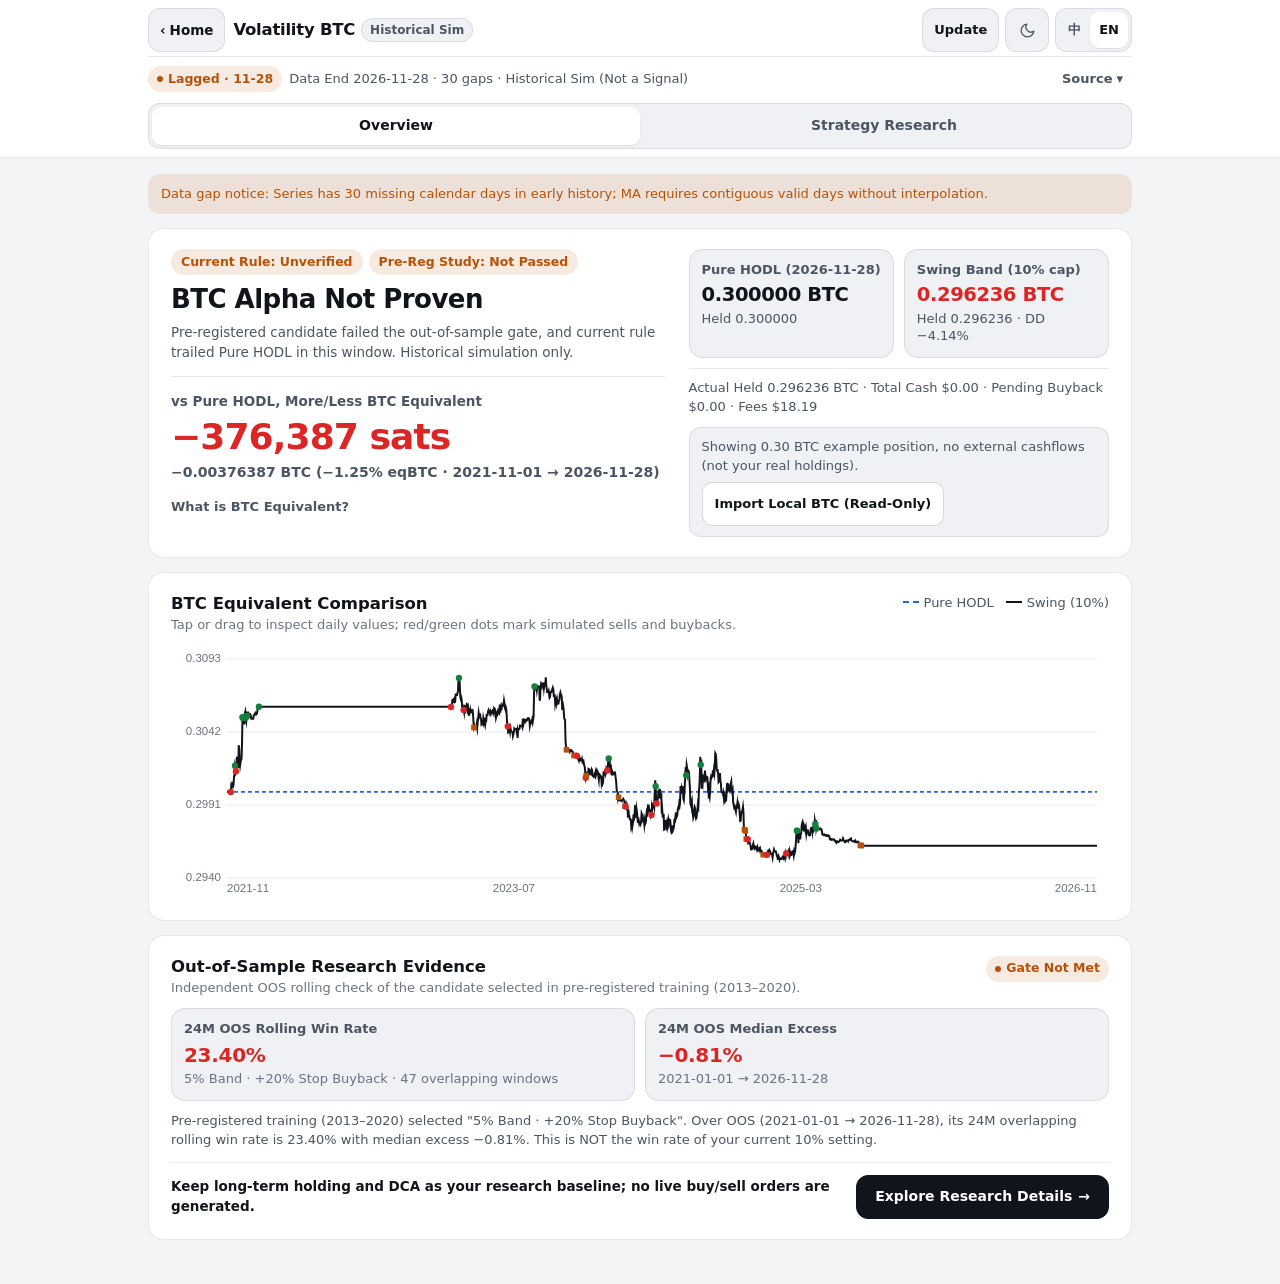
<file: vhe.html>
<!doctype html>
<!-- BUILD: 28.3.0-20261128 · SATS-GARDEN-V28.3.0 -->
<html lang="zh-CN">
<head>
  <meta charset="utf-8" />
  <meta name="viewport" content="width=device-width,initial-scale=1,viewport-fit=cover" />
  <meta name="referrer" content="no-referrer" />
  <meta name="color-scheme" content="light dark" />
  <meta name="apple-mobile-web-app-capable" content="yes" />
  <meta name="apple-mobile-web-app-status-bar-style" content="black-translucent" />
  <meta name="vhe-build" content="28.3.0-20261128" />
  <meta name="description" content="比特币波动增币历史模拟：验证波段交易相比长期持有与定投是否增加 BTC 数量。" />
  <script>(function(){var l=null;try{l=localStorage.getItem("btc_lang_v1")}catch(e){}if(l!=="zh"&&l!=="en"){var n=(navigator.languages&&navigator.languages[0])||navigator.language||"";l=/^zh/i.test(n)?"zh":"en"}window.BTC_LANG=l;document.documentElement.lang=l==="en"?"en":"zh-CN";var T="btc_theme_v1",t=null;try{t=localStorage.getItem(T)}catch(e){}if(t!=="light"&&t!=="dark")t=window.matchMedia&&window.matchMedia("(prefers-color-scheme: dark)").matches?"dark":"light";document.documentElement.dataset.theme=t;})();</script>
  <title>波动增币 · Sats Garden</title>
  <meta property="og:title" content="波动增币 · Sats Garden" />
  <meta property="og:image" content="https://9992100.xyz/btc/docs/cover.jpg" />
  <meta name="twitter:card" content="summary_large_image" />
  <meta name="twitter:image" content="https://9992100.xyz/btc/docs/cover.jpg" />
  <link rel="apple-touch-icon" href="./apple-touch-icon.png" />
  <link rel="icon" type="image/png" sizes="180x180" href="./apple-touch-icon.png" />
  <link rel="manifest" href="./manifest.webmanifest" />
  <link rel="stylesheet" href="./assets/vhe.df65b8c01f.css" />
  <script>window.VHE_ENGINE_SRC="./assets/vhe-engine.f3956e0e74.js";window.VHE_WORKER_SRC="./assets/vhe-worker.866c41fc23.js";</script>
</head>
<body>
  <!-- 紧凑顶栏：返回、标题「波动增币」、历史模拟、更新、主题、语言；下一行显示数据末日与可展开来源 -->
  <header class="hdr">
    <div class="hdr-in">
      <div class="hdr-top">
        <div class="hdr-left">
          <a class="back-btn" href="./index.html#dcalab" id="backMainLink">
            <span aria-hidden="true">‹</span>
            <span data-i18n="backMain">主站</span>
          </a>
          <div class="title-wrap">
            <span class="btitle" data-i18n="pageTitle">波动增币</span>
            <span class="sim-tag" data-i18n="simBadge">历史模拟</span>
          </div>
        </div>
        <div class="hdr-act">
          <button class="mini-btn" type="button" id="btnRefreshData" data-i18n="btnUpdate">更新</button>
          <button class="icon-btn" type="button" id="btnThemeToggle" aria-label="切换明暗主题">
            <svg viewBox="0 0 24 24" aria-hidden="true"><path d="M21 12.79A9 9 0 1 1 11.21 3a7 7 0 0 0 9.79 9.79z"/></svg>
          </button>
          <div class="seg lang-seg" role="group" aria-label="语言切换" translate="no">
            <button type="button" id="langZhBtn" class="on">中</button>
            <button type="button" id="langEnBtn">EN</button>
          </div>
        </div>
      </div>

      <div class="hdr-sub-row">
        <div class="hdr-sub-left">
          <span class="status-badge warn num" id="dataStatusBadge"><i></i><span id="dataStatusText">等待数据</span></span>
          <span class="hdr-sub-note num" id="headerMetaSummary" data-i18n="metaInitHint">正在校验历史日线 · 非今日交易信号</span>
        </div>
        <button type="button" class="src-toggle-btn" id="btnToggleSourcePopover" aria-expanded="false" aria-controls="headerSourceDetail">
          <span data-i18n="btnSourceDetail">来源</span>
          <span aria-hidden="true">▾</span>
        </button>
      </div>

      <div class="hdr-src-panel num" id="headerSourceDetail" hidden>
        <div class="hdr-src-row"><span data-i18n="provSource">来源</span><b id="hdrSrcName">待计算</b></div>
        <div class="hdr-src-row"><span data-i18n="provSpan">首末数据日</span><b id="hdrSrcSpan">--</b></div>
        <div class="hdr-src-row"><span data-i18n="provRows">有效日线</span><b id="hdrSrcRows">--</b></div>
        <div class="hdr-src-row"><span data-i18n="provSemantics">成交模型</span><b id="hdrSrcModel" data-i18n="semValue">日参考价 · T信号→T+1收盘</b></div>
        <p class="hdr-src-foot" data-i18n="hdrSrcNote">本页仅运行历史机械回放，不生成今日买卖指令，不修改你的真实定投账本。</p>
      </div>

      <nav class="mode-switch-wrap" aria-label="视图模式">
        <div class="seg mode-seg" id="viewModeSeg" role="tablist">
          <button type="button" role="tab" id="tabModeOverview" data-view-mode="overview" aria-selected="true" class="on">
            <span data-i18n="tabOverview">概览</span>
          </button>
          <button type="button" role="tab" id="tabModeResearch" data-view-mode="research" aria-selected="false">
            <span data-i18n="tabResearch">策略研究</span>
            <span class="unapplied-tag" id="tabDirtyPill" hidden data-i18n="pillUnapplied">未应用</span>
          </button>
        </div>
      </nav>
    </div>
  </header>

  <main class="wrap" id="vheMain">

    <!-- 全局异常、离线与数据切换提示（概览与研究模式均不隐藏） -->
    <section class="card" id="vheUnavailableCard" hidden>
      <div class="empty-state" id="vheUnavailableMsg">暂不可用。离线首次打开时脚本尚未缓存，请联网后点按「更新」重试。</div>
    </section>
    <div id="runErrorNotice" class="error-notice" role="alert" hidden></div>
    <div id="runWarningsBox" class="warn-stack"></div>

    <!-- ==================== 模式一：极简概览（默认展示） ==================== -->
    <div class="mode-panel" id="overviewPanel">
      <!-- 1. 唯一主结论 + 唯一大数字焦点 + 同口径左右对比 -->
      <section class="card hero-card" id="resultSection" aria-label="核心结论与对比">
        <div class="hero-top-grid">
          <div class="hero-verdict-col">
            <div class="scope-row" id="verdictScopeRow">
              <span class="scope-chip" id="ruleScopePill">当前规则：待计算</span>
              <span class="scope-chip" id="oosScopePill">预注册研究：待验证</span>
            </div>
            <h1 class="hero-title" id="verdictTitle">正在计算…</h1>
            <p class="hero-desc" id="verdictDesc">正在读取并校验历史日线，请稍候。</p>

            <div class="hero-focus" id="heroFocusBlock">
              <div class="focus-label" id="heroDeltaLabel">相比持有基准，BTC 等价资产净变化</div>
              <div class="focus-sats num" id="heroSatsVal">--</div>
              <div class="focus-sub num" id="heroBtcPctVal">待计算</div>
              <details class="inline-explain" id="eqExplainFold">
                <summary data-i18n="eqExplainSummary">什么是 BTC 等价资产？</summary>
                <p data-i18n="eqExplainBody">BTC 等价资产 = 实际持币 + 现金按期末日参考价折算的 BTC。现金折算仅用于同口径对比，不代表已持有的真实币量，不含税费。</p>
              </details>
            </div>
          </div>

          <div class="hero-compare-col">
            <div class="compare-grid" id="kpiGrid">
              <article class="cmp-card">
                <small id="cmpBaseLabel">纯持有基准</small>
                <b class="num" id="cmpBaseEqVal">--</b>
                <span class="num" id="cmpBaseSub">待计算</span>
              </article>
              <article class="cmp-card">
                <small id="cmpVheLabel">波段策略</small>
                <b class="num" id="cmpVheEqVal">--</b>
                <span class="num" id="cmpVheSub">待计算</span>
              </article>
            </div>

            <div class="holdings-fine num" id="overviewHoldingsLine">实际持币：待计算 · 现金：待计算</div>

            <div class="pos-bar" id="overviewPosBar">
              <span class="pos-bar-txt" id="overviewPosText">默认 0.30 BTC 示例仓位，无外部现金流（非你的真实持仓）。</span>
              <div class="pos-bar-acts">
                <button type="button" class="text-btn" id="btnOverviewReadLocal" data-i18n="btnOverviewImportLocal">只读导入本机数量</button>
                <button type="button" class="text-btn" id="btnOverviewResetExample" hidden data-i18n="btnRestoreExample">恢复 0.30 示例</button>
              </div>
            </div>
          </div>
        </div>
      </section>

      <!-- 2. 单一对照曲线（默认仅两条 BTC 等价曲线 + 买卖标记与日期） -->
      <section class="card" id="overviewChartSection" aria-label="BTC 等价对照曲线">
        <div class="ov-chart-hd">
          <div>
            <h2 data-i18n="ovChartTitle">BTC 等价资产对照曲线</h2>
            <p class="card-sub" id="ovChartSub" data-i18n="ovChartSub">点按或滑动曲线查看单日数值；红绿点为模拟卖出与回购日。</p>
          </div>
          <div class="ov-legend num">
            <span class="leg-item"><i class="leg-line base"></i><span id="ovLegBase">纯持有</span></span>
            <span class="leg-item"><i class="leg-line vhe"></i><span id="ovLegVhe">波段策略</span></span>
          </div>
        </div>
        <div class="cv-main-wrap" id="overviewChartWrap">
          <canvas id="overviewMainCanvas"></canvas>
          <div class="cv-tip num" id="overviewChartTip" hidden></div>
        </div>
      </section>

      <!-- 3. 样本外研究证据摘要 + 简短下一步 -->
      <section class="card" id="overviewEvidenceCard" aria-label="样本外研究证据与下一步">
        <div class="ov-chart-hd">
          <div>
            <h2 data-i18n="ovEvidenceTitle">样本外研究证据</h2>
            <p class="card-sub" id="ovEvidenceSub" data-i18n="ovEvidenceSub">基于预注册训练期（2013–2020）选出候选的独立样本外表现。</p>
          </div>
          <span class="status-badge num" id="oosSummaryBadge"><i></i><span id="oosSummaryBadgeText">待验证</span></span>
        </div>

        <div class="evidence-grid num">
          <article class="ev-cell">
            <small data-i18n="ovOosWinLabel">24 月样本外滚动跑赢率</small>
            <b id="oosWinRateVal">待验证</b>
            <span id="oosWinRateSub">正在后台验证…</span>
          </article>
          <article class="ev-cell">
            <small data-i18n="ovOosMedLabel">24 月样本外中位超额</small>
            <b id="oosMedianVal">待验证</b>
            <span id="oosMedianSub">训练期锁定参数</span>
          </article>
        </div>

        <p class="evidence-note" id="oosEvidenceNote">正在后台计算预注册训练期（2013–2020）与样本外区间（2021–末数据日）的滚动表现，未完成前不预判结果。</p>

        <div class="next-box">
          <p class="next-txt" id="nextStepText">正在计算当前策略与基准差异，不生成实盘买卖指令。</p>
          <button type="button" class="btn-primary btn-full" id="btnGoResearch">
            <span data-i18n="btnViewResearch">查看研究详情</span>
            <span aria-hidden="true"> →</span>
          </button>
        </div>
      </section>
    </div>

    <!-- ==================== 模式二：策略研究（完整保留全部专业能力） ==================== -->
    <div class="mode-panel" id="researchPanel" hidden>
      <!-- 子区 1：回测设置 -->
      <details class="card research-fold" id="secResearchParams" open>
        <summary>
          <div class="fold-title">
            <b data-i18n="resParamTitle">回测设置</b>
            <small data-i18n="resParamSub">常用区间与仓位参数；仅保存在本机，不修改真实定投账本。</small>
          </div>
          <div class="fold-meta-wrap">
            <span class="status-badge warn num" id="paramDirtyBadge" hidden><span data-i18n="pillUnapplied">未应用</span></span>
            <span class="fold-chevron" aria-hidden="true">▾</span>
          </div>
        </summary>

        <div class="fold-body">
          <div class="preset-label" data-i18n="lblQuickDates">历史周期起点快捷选择</div>
          <div class="preset-strip" id="startPresetStrip" role="group" aria-label="快捷回测起点">
            <button type="button" class="preset-chip num" data-start-preset="2017-12-01" data-i18n="pre2017">2017-12 牛顶</button>
            <button type="button" class="preset-chip num" data-start-preset="2018-12-01" data-i18n="pre2018">2018-12 熊底</button>
            <button type="button" class="preset-chip num on" data-start-preset="2021-11-01" data-i18n="pre2021">2021-11 牛顶</button>
            <button type="button" class="preset-chip num" data-start-preset="2022-11-01" data-i18n="pre2022">2022-11 熊底</button>
            <button type="button" class="preset-chip num" data-start-preset="2024-01-01" data-i18n="pre2024">2024-01 ETF</button>
          </div>

          <div class="form-grid">
            <div class="field">
              <label for="inpInitBtc">
                <span data-i18n="lblInitBtc">起始 BTC（默认示例 0.30）</span>
                <button type="button" class="inline-pill-btn" id="btnReadLocalBtc" data-i18n="btnReadSnapshot">只读带入本机持仓</button>
              </label>
              <input class="inp num" type="number" id="inpInitBtc" min="0" max="10000" step="0.0001" value="0.3" />
            </div>
            <div class="field">
              <label for="inpStart"><span data-i18n="lblStart">回测开始日</span></label>
              <input class="inp num" type="date" id="inpStart" value="2021-11-01" />
            </div>
            <div class="field">
              <label for="inpEnd"><span data-i18n="lblEnd">回测结束日（留空至数据末日）</span></label>
              <input class="inp num" type="date" id="inpEnd" />
            </div>
            <div class="field">
              <label for="selContribMode"><span data-i18n="lblContribMode">入金模式</span></label>
              <select class="inp" id="selContribMode">
                <option value="none" data-i18n="optContribNone">无新增入金（纯存量对照）</option>
                <option value="monthly_uniform" data-i18n="optContribUniform">每月等额定投（同入金日对照）</option>
                <option value="monthly_ahr999" data-i18n="optContribAhr">每月 AHR999 动态定投（保留未投现金）</option>
              </select>
            </div>
            <div class="field" id="fieldMonthlyUsd">
              <label for="inpMonthlyUsd"><span data-i18n="lblMonthlyUsd">每月外部入金（USD，定投模式生效）</span></label>
              <input class="inp num" type="number" id="inpMonthlyUsd" min="0" max="1000000" step="50" value="500" />
            </div>
            <div class="field">
              <label for="inpTradeRatio"><span data-i18n="lblTradeRatio">波段比例上限（0%–10%）</span></label>
              <input class="inp num" type="number" id="inpTradeRatio" min="0" max="10" step="0.5" value="10" />
            </div>
          </div>

          <details class="adv-fold" id="advParamFold">
            <summary>
              <span data-i18n="advParamTitle">高级设置（均线、三档买卖阈值、退出方式、费率与起始本金）</span>
              <span class="fold-chevron" aria-hidden="true">▾</span>
            </summary>
            <div class="adv-body">
              <div class="form-grid">
                <div class="field">
                  <label for="inpMaLen"><span data-i18n="lblMaLen">算术均线长度（日）</span></label>
                  <input class="inp num" type="number" id="inpMaLen" min="20" max="400" step="1" value="200" />
                </div>
                <div class="field">
                  <label><span data-i18n="lblSellThr">A / B / C 卖出偏离阈值（%）</span></label>
                  <div class="triple-inp">
                    <input class="inp num" type="number" id="inpSellA" min="1" max="300" step="1" value="25" aria-label="子仓 A 卖出阈值百分比" />
                    <input class="inp num" type="number" id="inpSellB" min="2" max="400" step="1" value="40" aria-label="子仓 B 卖出阈值百分比" />
                    <input class="inp num" type="number" id="inpSellC" min="3" max="500" step="1" value="55" aria-label="子仓 C 卖出阈值百分比" />
                  </div>
                </div>
                <div class="field">
                  <label><span data-i18n="lblBuyThr">分层回撤回购阈值（%）</span></label>
                  <div class="triple-inp">
                    <input class="inp num" type="number" id="inpBuy1" min="1" max="80" step="1" value="10" aria-label="第一档回撤百分比" />
                    <input class="inp num" type="number" id="inpBuy2" min="2" max="85" step="1" value="20" aria-label="第二档回撤百分比" />
                    <input class="inp num" type="number" id="inpBuy3" min="3" max="90" step="1" value="30" aria-label="第三档回撤百分比" />
                  </div>
                </div>
                <div class="field">
                  <label for="selExitPolicy"><span data-i18n="lblExitPolicy">退出方式</span></label>
                  <select class="inp" id="selExitPolicy">
                    <option value="stop_up_20pct" data-i18n="optExitStop20">较卖出成交价上涨 20% 止损回购</option>
                    <option value="hold_wait" data-i18n="optExitWait">无限等待回撤回购</option>
                    <option value="timeout_90d" data-i18n="optExitTimeout90">等待满 90 天超时回购</option>
                  </select>
                </div>
                <div class="field">
                  <label for="selTrendFilter"><span data-i18n="lblTrendFilter">卖出前趋势过滤（仅用过去价格）</span></label>
                  <select class="inp" id="selTrendFilter">
                    <option value="none" data-i18n="optTrendNone">不启用趋势过滤</option>
                    <option value="ma_slope_cap" data-i18n="optTrendSlope">近 20 日均线斜率过陡时禁止卖出</option>
                  </select>
                </div>
                <div class="field">
                  <label for="inpCooldown"><span data-i18n="lblCooldown">子仓完成后冷却期（天）</span></label>
                  <input class="inp num" type="number" id="inpCooldown" min="0" max="365" step="1" value="0" />
                </div>
                <div class="field">
                  <label for="inpFee"><span data-i18n="lblFee">单边手续费率（%）</span></label>
                  <input class="inp num" type="number" id="inpFee" min="0" max="5" step="0.01" value="0.1" />
                </div>
                <div class="field">
                  <label for="inpSlip"><span data-i18n="lblSlip">单边滑点假设（%）</span></label>
                  <input class="inp num" type="number" id="inpSlip" min="0" max="5" step="0.01" value="0.05" />
                </div>
                <div class="field">
                  <label for="inpInitCost"><span data-i18n="lblInitCost">起始仓位已知净投入 USD（可选）</span></label>
                  <input class="inp num" type="number" id="inpInitCost" min="0" step="100" placeholder="未填写" />
                </div>
              </div>

              <div class="preset-strip" style="margin-top:12px;margin-bottom:0">
                <button type="button" class="preset-chip" data-fee-preset="0,0" data-i18n="feeZero">零摩擦检验 (0%)</button>
                <button type="button" class="preset-chip on" data-fee-preset="0.1,0.05" data-i18n="feeStd">标准摩擦 (0.10%+0.05%)</button>
                <button type="button" class="preset-chip" data-fee-preset="0.25,0.15" data-i18n="feeHigh">高压摩擦 (0.25%+0.15%)</button>
              </div>
            </div>
          </details>

          <div class="btn-row">
            <button type="button" class="btn-primary" id="btnApplyParams" data-i18n="btnRunSim">应用参数</button>
            <button type="button" class="btn-sec" id="btnResetParams" data-i18n="btnResetDefault">恢复默认</button>
            <span class="dirty-msg" id="paramDirtyHint" hidden data-i18n="msgParamUnapplied">已修改参数但尚未应用，点按「应用参数」更新结果。</span>
          </div>

          <div class="note-list">
            <p id="snapshotHint" data-i18n="paramSnapshotNote">0.30 BTC 为默认示例仓位。点按「只读带入本机持仓」仅读取数量，绝不写入或改动定投账本。</p>
          </div>
        </div>
      </details>

      <!-- 子区 2：策略验证 -->
      <details class="card research-fold" id="secResearchVerify">
        <summary>
          <div class="fold-title">
            <b data-i18n="resVerifyTitle">策略验证</b>
            <small data-i18n="resVerifySub">同现金流矩阵、24/36/48 月全历史滚动检验与预注册样本外评估。</small>
          </div>
          <div class="fold-meta-wrap">
            <span class="fold-meta num" id="verifyFoldMeta">按需加载</span>
            <span class="fold-chevron" aria-hidden="true">▾</span>
          </div>
        </summary>

        <div class="fold-body" id="rollingSection">
          <div class="sub-hd" style="margin-top:0">
            <div>
              <h3 data-i18n="secRollingTitle">同现金流策略对照矩阵</h3>
              <p class="scope-note num" id="matrixScopeNote">作用域：待计算</p>
            </div>
            <div class="seg" id="matrixBatchSeg" role="group" aria-label="切换实验批次">
              <button type="button" data-batch="batch1" class="on" data-i18n="batch1Tab">第一批 · 存量对照</button>
              <button type="button" data-batch="batch2" class="on-off" data-i18n="batch2Tab">第二批 · 定投对照</button>
            </div>
          </div>

          <div class="tbl-wrap">
            <table aria-label="同现金流策略对照表">
              <thead>
                <tr>
                  <th data-i18n="thStrategy">对照方案（点按载入参数）</th>
                  <th class="r" data-i18n="thHeldBtc">实际 BTC</th>
                  <th class="r" data-i18n="thEndCash">期末现金</th>
                  <th class="r" data-i18n="thEqBtc">等价 BTC</th>
                  <th class="r" data-i18n="thVsRef">相对组基准</th>
                  <th class="r" data-i18n="thMaxDd">最大币本位回撤</th>
                  <th class="r" data-i18n="thFailCnt">失败回合</th>
                  <th data-i18n="thVerdict">结论</th>
                </tr>
              </thead>
              <tbody id="matrixTableBody" class="num">
                <tr><td colspan="8" class="tbl-empty">待计算</td></tr>
              </tbody>
            </table>
          </div>

          <div class="sub-hd">
            <div>
              <h3 data-i18n="subRollingWinTitle">跨起点按月滚动窗口</h3>
              <p class="scope-note num" id="rollingScopeNote">作用域：全历史有效区间按月滚动（不受单一起止日限制）</p>
            </div>
            <div class="seg" id="rollingWinSeg" role="group" aria-label="选择滚动窗口长度">
              <button type="button" data-roll-months="24" class="on" data-i18n="win24m">24 个月</button>
              <button type="button" data-roll-months="36" data-i18n="win36m">36 个月</button>
              <button type="button" data-roll-months="48" data-i18n="win48m">48 个月</button>
            </div>
          </div>

          <div class="warn-notice" id="rollingOverlapNote" data-i18n="rollingOverlapWarn">按月滚动窗口存在时间重叠，跑赢窗口占比不等于独立周期胜率。</div>

          <div class="kpis" id="rollingKpiGrid"></div>

          <div class="cv-roll-wrap" id="rollingChartWrap">
            <canvas id="rollingChartCanvas"></canvas>
          </div>

          <div class="sub-hd">
            <div>
              <h3 data-i18n="subOosTitle">预注册训练期（2013–2020）→ 样本外（2021–末日）检验</h3>
              <p class="scope-note num" id="oosScopeNote">作用域：固定预注册切分与 6 组候选，不随上方自定义参数改变，禁止按样本外赢家反选模型。</p>
            </div>
          </div>

          <div class="oos-explain-box" id="oosGateExplainBox">待验证…</div>

          <div class="tbl-wrap">
            <table aria-label="预注册样本外检验表">
              <thead>
                <tr>
                  <th data-i18n="thCandidate">预注册候选（共 6 组）</th>
                  <th class="r" data-i18n="thTrainEx">训练期超额</th>
                  <th class="r" data-i18n="thOosEx">样本外超额</th>
                  <th class="r" data-i18n="thOosHighFee">高费率压力超额</th>
                  <th class="r" data-i18n="thOosCash">样本外期末现金</th>
                  <th class="r" data-i18n="thOosDd">样本外回撤</th>
                </tr>
              </thead>
              <tbody id="oosTableBody" class="num">
                <tr><td colspan="6" class="tbl-empty">待验证</td></tr>
              </tbody>
            </table>
          </div>
        </div>
      </details>

      <!-- 子区 3：风险与执行 -->
      <details class="card research-fold" id="secResearchRisk">
        <summary>
          <div class="fold-title">
            <b data-i18n="resRiskTitle">风险与执行</b>
            <small data-i18n="resRiskSub">实际持仓切换、待回购现金曲线、成本与回合指标、实验子仓及失败记录。</small>
          </div>
          <div class="fold-meta-wrap">
            <span class="status-badge num" id="auditBadge"><i></i><span id="auditBadgeText">待计算</span></span>
            <span class="fold-chevron" aria-hidden="true">▾</span>
          </div>
        </summary>

        <div class="fold-body" id="chartSection">
          <div class="sub-hd" style="margin-top:0">
            <div>
              <h3 data-i18n="secChartTitle">持仓口径切换与待回购现金曲线</h3>
              <p class="card-sub" data-i18n="secChartSub">切换查看实际持币量与现金折算后的等价资产，下方同步显示待回购与外部留存现金。</p>
            </div>
            <div class="seg" id="chartModeSeg" role="group" aria-label="切换曲线口径">
              <button type="button" data-chart-mode="eq" class="on" data-i18n="modeEqBtc">BTC 等价</button>
              <button type="button" data-chart-mode="held" data-i18n="modeHeldBtc">实际持仓</button>
            </div>
          </div>

          <div class="chart-legend" id="chartLegend">
            <span class="leg-item"><i class="leg-dot" style="background:var(--blue)"></i><span id="legBaseText">同现金流基准</span></span>
            <span class="leg-item"><i class="leg-dot" style="background:var(--ink)"></i><span id="legVheText">波段等价 BTC</span></span>
            <span class="leg-item"><i class="leg-dot" style="background:var(--red)"></i><span data-i18n="legSell">卖出执行</span></span>
            <span class="leg-item"><i class="leg-dot" style="background:var(--green)"></i><span data-i18n="legBuy">分层回购</span></span>
            <span class="leg-item"><i class="leg-dot" style="background:var(--amber)"></i><span data-i18n="legExit">止损/超时回购</span></span>
          </div>

          <div class="cv-main-wrap" id="mainChartWrap">
            <canvas id="mainChartCanvas"></canvas>
            <div class="cv-tip num" id="mainChartTip" hidden></div>
          </div>

          <div class="cv-cash-wrap" id="cashChartWrap">
            <canvas id="cashChartCanvas"></canvas>
          </div>

          <div class="kpis" id="riskKpiGrid" style="margin-top:14px">
            <article class="kpi">
              <small data-i18n="kpiHeldLabel">实际持仓 BTC</small>
              <b class="num" id="kpiHeldVal">--</b>
              <span class="num" id="kpiHeldSub">待计算</span>
            </article>
            <article class="kpi">
              <small data-i18n="kpiCashLabel">待回购与留存现金</small>
              <b class="num" id="kpiCashVal">--</b>
              <span class="num" id="kpiCashSub">待计算</span>
            </article>
            <article class="kpi">
              <small data-i18n="kpiEqLabel">BTC 等价资产</small>
              <b class="num" id="kpiEqVal">--</b>
              <span class="num" id="kpiEqSub">待计算</span>
            </article>
            <article class="kpi">
              <small data-i18n="kpiDdLabel">最差币本位回撤</small>
              <b class="num" id="kpiDdVal">--</b>
              <span class="num" id="kpiDdSub">待计算</span>
            </article>
          </div>

          <div class="kv-grid num" id="diagKvGrid" aria-label="回合与成本指标"></div>

          <div class="sub-hd">
            <h3 data-i18n="subLotsTitle">实验子仓状态（A / B / C）</h3>
          </div>
          <div class="lots-grid num" id="lotsGrid" aria-label="实验子仓状态"></div>

          <div class="sub-hd">
            <h3 data-i18n="subFailedCyclesTitle">失败回合、止损退出与未完成子仓</h3>
          </div>
          <div class="tbl-wrap">
            <table aria-label="失败回合与未完成子仓表">
              <thead>
                <tr>
                  <th data-i18n="thCycleLot">子仓 / 状态</th>
                  <th data-i18n="thCycleSpan">卖出执行日 → 结束日</th>
                  <th class="r" data-i18n="thAnchorPx">卖出成交锚点</th>
                  <th class="r" data-i18n="thSoldBtc">卖出 BTC</th>
                  <th class="r" data-i18n="thRepBtc">已回购 BTC</th>
                  <th class="r" data-i18n="thNetLoss">净增减 / 待回购现金</th>
                </tr>
              </thead>
              <tbody id="failedCyclesBody" class="num">
                <tr><td colspan="6" class="tbl-empty">待计算</td></tr>
              </tbody>
            </table>
          </div>
        </div>
      </details>

      <!-- 子区 4：交易记录与数据 -->
      <details class="card research-fold" id="secResearchTrades">
        <summary>
          <div class="fold-title">
            <b data-i18n="resTradesTitle">交易记录与数据</b>
            <small data-i18n="resTradesSub">按执行时间排序的模拟成交表、CSV/JSON 导入导出、原始数据条与方法说明。</small>
          </div>
          <div class="fold-meta-wrap">
            <span class="fold-meta num" id="tradesCountMeta">--</span>
            <span class="fold-chevron" aria-hidden="true">▾</span>
          </div>
        </summary>

        <div class="fold-body" id="tradeLogSection">
          <div class="sub-hd" style="margin-top:0">
            <div>
              <h3 data-i18n="secTradeTitle">模拟成交明细（按时间顺序）</h3>
              <p class="card-sub" data-i18n="secTradeSub">交易记录导出为 CSV；实验参数独立导出为 JSON，不包含在主站定投备份中。</p>
            </div>
            <div class="seg" id="tradeFilterSeg" role="group" aria-label="筛选交易类型">
              <button type="button" data-trade-filter="all" class="on" data-i18n="fltAll">全部</button>
              <button type="button" data-trade-filter="sell" data-i18n="fltSell">仅卖出</button>
              <button type="button" data-trade-filter="buy" data-i18n="fltBuy">仅回购/止损</button>
            </div>
          </div>

          <div class="btn-row" style="margin-top:0;margin-bottom:12px">
            <button type="button" class="btn-sec" id="btnExportCsv" disabled data-i18n="btnExportCsv">导出模拟成交记录 CSV</button>
            <button type="button" class="btn-sec" id="btnExportJson" data-i18n="btnExportJson">导出 VHE 实验设置 JSON</button>
            <button type="button" class="btn-sec" id="btnImportJson" data-i18n="btnImportJson">导入 VHE 实验设置 JSON</button>
            <input type="file" id="fileImportJson" accept=".json,application/json" hidden />
          </div>

          <div class="tbl-wrap">
            <table aria-label="模拟成交记录明细">
              <thead>
                <tr>
                  <th data-i18n="thSigDay">信号日 (T)</th>
                  <th data-i18n="thExecDay">执行日 (T+1)</th>
                  <th data-i18n="thLot">子仓</th>
                  <th data-i18n="thAction">动作</th>
                  <th class="r" data-i18n="thExecPx">模拟成交价</th>
                  <th class="r" data-i18n="thQtyBtc">数量 (BTC)</th>
                  <th class="r" data-i18n="thFeeSlip">费用+滑点</th>
                  <th class="r" data-i18n="thBtcAfter">成交后实际 BTC</th>
                  <th class="r" data-i18n="thCashAfter">成交后现金</th>
                  <th data-i18n="thReason">触发原因</th>
                </tr>
              </thead>
              <tbody id="tradeTableBody" class="num">
                <tr><td colspan="10" class="tbl-empty">待计算</td></tr>
              </tbody>
            </table>
          </div>

          <div class="pager-bar num" id="tradePager" hidden>
            <button type="button" class="btn-sec pager-btn" id="btnTradePrev" data-i18n="btnPrevPage">上一页</button>
            <span class="pager-info" id="tradePageInfo">1 / 1</span>
            <button type="button" class="btn-sec pager-btn" id="btnTradeNext" data-i18n="btnNextPage">下一页</button>
          </div>

          <div class="sub-hd">
            <h3 data-i18n="subDataProvTitle">原始数据来源与区间核对</h3>
          </div>
          <section class="prov-bar num" id="dataProvenanceBar" aria-label="数据来源与区间">
            <span class="prov-item"><small data-i18n="provSource">来源</small><b id="provSourceVal">待计算</b></span>
            <span class="prov-item"><small data-i18n="provSpan">首末数据日</small><b id="provSpanVal">--</b></span>
            <span class="prov-item"><small data-i18n="provRows">有效日线</small><b id="provRowsVal">--</b></span>
            <span class="prov-item"><small data-i18n="provUpdated">文件生成日</small><b id="provUpdatedVal">--</b></span>
            <span class="prov-item"><small data-i18n="provWindow">当前回测区间</small><b id="provWindowVal">--</b></span>
            <span class="prov-item"><small data-i18n="provSemantics">成交模型</small><b id="provSemanticsVal" data-i18n="semValue">日参考价 · T信号→T+1收盘</b></span>
            <span class="prov-item"><small data-i18n="provFingerprint">校验指纹</small><b id="provHashVal">--</b></span>
          </section>

          <div class="sub-hd">
            <h3 data-i18n="secMethodTitle">指标说明、账本隔离与方法局限</h3>
          </div>
          <div class="method-list" id="methodDisclosure">
            <p data-i18n="method1"><b>收盘后次日执行：</b>无全历史日内逐笔与高低价文件，所有信号在 T 日完成收盘后确认，并于 T+1 日参考价叠加单边滑点与报价币手续费模拟成交，不假设盘中触价成交或限价必成。</p>
            <p data-i18n="method2"><b>均线与估值口径区分：</b>本页 MA200 为连续 200 个已完成有效日的算术均值；AHR999 使用 200 日调和均值定投成本，其 2026 新拟合系数用于早期历史重放存在模型选择后见风险。VHE 不使用 URPD 快照构造历史信号。</p>
            <p data-i18n="method3"><b>账本严格只读隔离：</b>本页参数仅存于独立键 btc_vhe_config_v1，不读写 btc_dca_ledger_v1 或 btc_exec_v7，不连接任何交易接口，不使用杠杆。若样本外未证明稳定增币优势，继续持有与纪律定投仍是默认基准。</p>
          </div>
        </div>
      </details>
    </div>
  </main>

  <div class="toast" id="vheToast" role="status" aria-live="polite"></div>

  <script defer src="./assets/seed-cycle.5a6f45f52a.js"></script>
  <script defer src="./assets/vhe-engine.f3956e0e74.js"></script>
  <script defer src="./assets/vhe-ui.28164c1f7a.js"></script>
  <script>
    window.addEventListener("load", function () {
      if (!window.VHEEngine || !window.VHEUI) {
        var card = document.getElementById("vheUnavailableCard");
        var badge = document.getElementById("dataStatusBadge");
        var txt = document.getElementById("dataStatusText");
        var vt = document.getElementById("verdictTitle");
        if (card) card.hidden = false;
        if (badge) badge.className = "status-badge bad num";
        if (txt) txt.textContent = window.BTC_LANG === "en" ? "Unavailable" : "暂不可用";
        if (vt) vt.textContent = window.BTC_LANG === "en" ? "Unavailable" : "暂不可用";
      }
      if ("serviceWorker" in navigator && (location.protocol === "https:" || location.hostname === "localhost" || location.hostname === "127.0.0.1")) {
        navigator.serviceWorker.register("./sw.js").catch(function () {});
      }
    });
  </script>
</body>
</html>
</file>
<file: assets/app.ffb6619994.css>
body.noscript{display:block;padding:40px 20px;font-family:system-ui;color:#333}body.noscript h1{font-size:20px}body.noscript p{font-size:13px;line-height:1.6;max-width:640px}#dcalab .dcalab-delta{display:flex}#dcalab .dcalab-delta i{flex:none;border-radius:2px}#dcalab .dcalab-delta p{color:var(--text-secondary)}#dcalab .dcalab-delta b{color:var(--brand-ink);font-weight:700}#dcalab .dcalab-delta span{display:block;margin-top:3px;color:var(--text-tertiary);font-size:13px}#dcalab .dcalab-shell{position:relative;height:300px;min-height:260px;touch-action:pan-y}#dcalab .dcalab-shell canvas{display:block;width:100%;height:100%}#dcalab .dcalab-tooltip{position:absolute;z-index:3;min-width:170px;padding:9px 10px;border:1px solid var(--border-subtle);border-radius:var(--r-md);background:color-mix(in srgb,var(--surface-1) 92%,transparent);box-shadow:0 10px 30px rgba(0,0,0,.2);backdrop-filter:blur(14px);pointer-events:none;opacity:0;transform:translateY(3px);transition:opacity .12s,transform .12s}#dcalab .dcalab-tooltip.on{opacity:1;transform:none}#dcalab .dcalab-tooltip b{display:block;margin-bottom:5px;font-size:13px}#dcalab .dcalab-tooltip div{display:flex;justify-content:space-between;gap:14px;margin-top:3px;color:var(--text-secondary);font-size:13px}#dcalab .dcalab-tooltip strong{color:var(--text-primary);font-family:var(--mono)}#dcalab .dcalab-rules{margin-top:12px}#dcalab .dcalab-rule{display:flex;align-items:center;gap:9px;padding:11px 0;border-bottom:1px solid var(--border-subtle)}#dcalab .dcalab-rule:last-child{border-bottom:0}#dcalab .dcalab-rule i{flex:none;width:8px;height:8px;border-radius:3px}#dcalab .dcalab-rule b{font-size:13px;font-weight:700}#dcalab .dcalab-rule s{margin-left:auto;text-decoration:none;color:var(--text-tertiary);font-size:13px;font-family:var(--mono);white-space:nowrap}#dcalab .dcalab-rule em{flex:none;width:44px;font-style:normal;text-align:right;color:var(--text-secondary);font-size:13px;white-space:nowrap}#dcalab .dcalab-mult{display:inline-flex;flex:none;align-items:center;gap:1px;height:32px;padding:0 10px;border:1px solid var(--border-subtle);border-radius:var(--r-full);background:var(--surface-1)}#dcalab .dcalab-mult input{width:34px;padding:0;border:0;outline:0;background:transparent;color:var(--brand-ink);font-size:13px;font-weight:700;text-align:right;-moz-appearance:textfield}#dcalab .dcalab-mult input::-webkit-outer-spin-button,#dcalab .dcalab-mult input::-webkit-inner-spin-button{-webkit-appearance:none;margin:0}#dcalab .dcalab-mult u{text-decoration:none;color:var(--text-tertiary);font-size:13px}#dcalab .m21-goal-btn[disabled]{opacity:.34;pointer-events:none}#dcalab .dcalab-bar-wrap{margin-top:14px}#dcalab .dcalab-audit{display:flex;flex-wrap:wrap;gap:7px;margin-top:10px}#dcalab .dcalab-audit span{display:inline-flex;align-items:center;gap:5px;padding:6px 9px;border:1px solid var(--border-subtle);border-radius:var(--r-full);background:var(--surface-1);color:var(--text-tertiary);font-size:11px;font-weight:700}#dcalab .dcalab-audit span.good{color:var(--market-positive);border-color:color-mix(in srgb,var(--market-positive) 28%,var(--border-subtle))}#dcalab .dcalab-audit span.warn{color:var(--market-caution);border-color:color-mix(in srgb,var(--market-caution) 28%,var(--border-subtle))}#dcalab .dcaroll-head{display:flex;align-items:flex-end;justify-content:space-between;gap:12px;margin-top:24px}#dcalab .dcaroll-head .m21-subtitle{margin:0}#dcalab .dcaroll-head small{display:block;margin-top:4px;color:var(--text-tertiary);font-size:13px;line-height:1.45}#dcalab .dcaroll-periods{display:flex;gap:5px;padding:3px;border:1px solid var(--border-subtle);border-radius:var(--r-full);background:var(--surface-card-muted)}#dcalab .dcaroll-periods button{min-width:48px;height:31px;padding:0 10px;border:0;border-radius:var(--r-full);background:transparent;color:var(--text-tertiary);font-size:13px;font-weight:700;cursor:pointer}#dcalab .dcaroll-periods button.active{background:var(--brand-ink);color:var(--on-brand);box-shadow:0 3px 12px rgba(247,147,26,.22)}#dcalab .dcaroll-periods button:disabled{opacity:.3;cursor:not-allowed}#dcalab .dcaroll-cards{display:grid;grid-template-columns:repeat(4,minmax(0,1fr));gap:8px;margin-top:12px}#dcalab .dcaroll-card{min-width:0;padding:13px;border:1px solid var(--border-subtle);border-radius:var(--r-lg);background:var(--surface-1)}#dcalab .dcaroll-card small{display:block;color:var(--text-tertiary);font-size:11px;font-weight:700;line-height:1.35}#dcalab .dcaroll-card b{display:block;margin-top:6px;font-size:20px;line-height:1.05;letter-spacing:-.035em;white-space:nowrap}#dcalab .dcaroll-card span{display:block;margin-top:5px;color:var(--text-tertiary);font-size:11px;line-height:1.35}#dcalab .dcaroll-verdict{display:flex;align-items:flex-start;gap:11px;margin-top:9px;padding:13px 14px;border:1px solid var(--border-subtle);border-radius:var(--r-lg);background:linear-gradient(145deg,var(--brand-tint),var(--surface-1))}#dcalab .dcaroll-verdict i{flex:none;width:9px;height:9px;margin-top:5px;border-radius:50%;background:var(--market-caution);box-shadow:0 0 0 5px color-mix(in srgb,var(--market-caution) 14%,transparent)}#dcalab .dcaroll-verdict.good i{background:var(--market-positive);box-shadow:0 0 0 5px color-mix(in srgb,var(--market-positive) 14%,transparent)}#dcalab .dcaroll-verdict.bad i{background:var(--market-negative);box-shadow:0 0 0 5px color-mix(in srgb,var(--market-negative) 14%,transparent)}#dcalab .dcaroll-verdict b{display:block;font-size:13px}#dcalab .dcaroll-verdict span{display:block;margin-top:3px;color:var(--text-secondary);font-size:13px;line-height:1.5}#dcalab .dcaroll-shell{position:relative;height:245px;min-height:225px;margin-top:10px;touch-action:pan-y}#dcalab .dcaroll-shell canvas{display:block;width:100%;height:100%}#dcalab .dcaroll-extremes{display:grid;grid-template-columns:repeat(2,minmax(0,1fr));gap:8px;margin-top:9px}#dcalab .dcaroll-extreme{padding:12px 13px;border:1px solid var(--border-subtle);border-radius:var(--r-lg);background:var(--surface-1)}#dcalab .dcaroll-extreme small{display:block;color:var(--text-tertiary);font-size:11px;font-weight:700}#dcalab .dcaroll-extreme b{display:block;margin-top:5px;font-size:16px}#dcalab .dcaroll-extreme span{display:block;margin-top:4px;color:var(--text-secondary);font-size:13px;line-height:1.45}@media(max-width:640px){#dcalab .dcalab-shell{height:264px;min-height:264px}#dcalab .dcaroll-head{align-items:flex-start;flex-direction:column}#dcalab .dcaroll-cards{grid-template-columns:repeat(2,minmax(0,1fr))}#dcalab .dcaroll-card b{font-size:20px}#dcalab .dcaroll-shell{height:230px;min-height:230px}#dcalab .dcaroll-extremes{grid-template-columns:1fr}}#dcalab{--dca-uniform:#3b82f6;--dca-classic:#ef6b35;--dca-refit:#8b6cf3;--dca-smooth:#0fae83;border-color:var(--border-subtle);background:linear-gradient(180deg,var(--surface-raised),var(--surface-panel));box-shadow:inset 0 1px 0 var(--border-highlight),var(--shadow)}#dcalab::after{content:none;display:none}#dcalab .section-kicker{margin-bottom:8px;color:var(--brand-ink);font-size:11px;line-height:1.3;letter-spacing:.14em}#dcalab .sec-title{margin-bottom:7px;letter-spacing:-.035em}#dcalab .dcaexp-controls{display:grid;grid-template-columns:repeat(2,minmax(0,1fr));gap:12px}#dcalab .dcaexp-field{display:block;min-width:0}#dcalab .dcaexp-field>.dcaexp-label{display:block;margin-bottom:7px;color:var(--text-secondary);font-size:13px;font-weight:700}#dcalab .dcaexp-input{position:relative;display:grid;align-items:stretch;width:100%;height:50px;margin:0;border:1px solid var(--border-subtle);border-radius:var(--r-md);background:var(--surface-1);box-shadow:inset 0 1px 0 rgba(255,255,255,.025);overflow:hidden}#dcalab .dcaexp-input:focus-within{border-color:color-mix(in srgb,var(--brand-ink) 55%,var(--border-subtle));box-shadow:0 0 0 3px color-mix(in srgb,var(--brand-ink) 10%,transparent)}#dcalab .dcaexp-input select,#dcalab .dcaexp-input input{display:block;width:100%;height:48px;min-width:0;margin:0;padding:0 14px;border:0;outline:0;border-radius:0;background:transparent;color:var(--text-primary);font:700 16px/48px system-ui,-apple-system,BlinkMacSystemFont,"SF Pro Display",sans-serif;box-sizing:border-box}#dcalab .dcaexp-input select{-webkit-appearance:none;appearance:none;padding-right:42px;cursor:pointer}#dcalab .dcaexp-input.select::after{content:"⌄";position:absolute;right:15px;top:50%;color:var(--text-tertiary);font-size:16px;font-weight:700;pointer-events:none;transform:translateY(-56%)}#dcalab .dcaexp-input.money{grid-template-columns:40px minmax(0,1fr)}#dcalab .dcaexp-currency{display:grid;place-items:center;height:48px;border-right:1px solid var(--border-subtle);color:var(--text-tertiary);font-size:16px;font-weight:700;line-height:48px}#dcalab .dcaexp-input.money input{height:48px;padding:0 14px!important;font-family:var(--mono);font-variant-numeric:tabular-nums;line-height:48px!important;-moz-appearance:textfield;-webkit-appearance:none;appearance:textfield}#dcalab .dcaexp-input.money input::-webkit-inner-spin-button,#dcalab .dcaexp-input.money input::-webkit-outer-spin-button{-webkit-appearance:none;margin:0}#dcalab .dcaexp-strategy-legend{display:flex;flex-wrap:wrap;gap:8px 15px;margin-top:17px;color:var(--text-secondary);font-size:13px}#dcalab .dcaexp-strategy-legend span{display:inline-flex;align-items:center;gap:7px;white-space:nowrap}#dcalab .dcaexp-strategy-legend i{width:8px;height:8px;border-radius:50%;background:currentColor}#dcalab .dcaexp-overview-legend{grid-template-columns:repeat(4,minmax(0,1fr));margin-top:15px}#dcalab .dcaexp-overview-legend span{justify-content:center;min-width:0;border-radius:var(--r-full);font-size:11px}#dcalab .dcaexp-kpis{display:grid;grid-template-columns:repeat(4,minmax(0,1fr));gap:9px;margin-top:9px}#dcalab .dcaexp-kpi{--dca-tone:var(--text-tertiary);position:relative;min-width:0;overflow:hidden}#dcalab .dcaexp-kpi::before{content:"";position:absolute;left:13px;right:13px;top:0;border-radius:0 0 3px 3px;background:var(--dca-tone)}#dcalab .dcaexp-kpi.uniform{--dca-tone:var(--dca-uniform)}#dcalab .dcaexp-kpi.classic{--dca-tone:var(--dca-classic)}#dcalab .dcaexp-kpi.refit{--dca-tone:var(--dca-refit)}#dcalab .dcaexp-kpi.smooth{--dca-tone:var(--dca-smooth)}#dcalab .dcaexp-kpi-head{display:flex;justify-content:space-between;min-width:0;color:var(--text-secondary);font-weight:700}#dcalab .dcaexp-kpi-head>span{display:flex;gap:7px;min-width:0}#dcalab .dcaexp-kpi-head i{flex:none;width:7px;height:7px;border-radius:50%;background:var(--dca-tone)}#dcalab .dcaexp-kpi-head em{flex:none;padding:3px 5px;border-radius:var(--r-full);background:color-mix(in srgb,var(--dca-tone) 11%,transparent);color:var(--dca-tone);font-size:11px;font-style:normal;font-weight:700;letter-spacing:.02em}#dcalab .dcaexp-kpi>b{display:block;margin-top:11px;color:var(--market-positive);font:800 28px/1 var(--mono);letter-spacing:-.045em;white-space:nowrap}#dcalab .dcaexp-kpi>b.bad{color:var(--market-negative)}#dcalab .dcaexp-kpi-balance{display:flex;align-items:baseline;justify-content:space-between;margin-top:8px}#dcalab .dcaexp-kpi-balance strong{color:var(--text-secondary);font:650 12.5px/1.3 var(--mono);white-space:nowrap}#dcalab .dcaexp-kpi-balance span{color:var(--text-tertiary);font-size:11px;white-space:nowrap}#dcalab .dcaexp-kpi-foot{justify-content:space-between;margin-top:7px;padding-top:7px;border-top:1px solid var(--border-subtle);color:var(--text-tertiary);line-height:1.4}#dcalab .dcaexp-kpi-foot span{min-width:0;overflow-wrap:anywhere}#dcalab .dcaexp-kpi-foot span:last-child{text-align:right}#dcalab .dcaexp-capital{grid-column:1/-1;display:grid;grid-template-columns:minmax(0,1fr) auto;align-items:center;gap:16px}#dcalab .dcaexp-capital small{display:block;color:var(--text-tertiary);font-size:11px;font-weight:700}#dcalab .dcaexp-capital b{display:block;margin-top:4px;font:800 23px/1 var(--mono);letter-spacing:-.04em}#dcalab .dcaexp-capital-meta{text-align:right}#dcalab .dcaexp-capital-meta strong,#dcalab .dcaexp-capital-meta span{display:block;font-size:11px;line-height:1.45}#dcalab .dcaexp-capital-meta strong{color:var(--text-secondary);font-weight:700}#dcalab .dcaexp-capital-meta span{color:var(--text-tertiary)}#dcalab .dcalab-delta{align-items:center;gap:10px;margin-top:9px}#dcalab .dcalab-delta i{width:2px;min-height:42px;background:var(--brand-ink)}#dcalab .dcalab-delta p{min-width:0;font-size:11px;line-height:1.45}#dcalab .dcaexp-verdict-main{align-items:baseline;gap:3px 7px;margin:0;color:var(--text-secondary);font-size:13px}#dcalab .dcaexp-verdict-main em{color:var(--text-primary);font-style:normal;font-weight:700}#dcalab .dcaexp-verdict-sub{margin-top:2px!important;font-size:11px!important}#dcalab .dcaexp-section-title{display:flex;align-items:flex-end;justify-content:space-between;gap:12px;margin:25px 2px 9px}#dcalab .dcaexp-section-title b{font-size:16px;letter-spacing:-.01em}#dcalab .dcaexp-section-title span{color:var(--text-tertiary);font-size:11px;text-align:right}#dcalab .dcaexp-chart-card{padding:12px 12px 8px;border:1px solid var(--border-subtle);border-radius:var(--r-lg);background:var(--surface-1);box-shadow:var(--shadow)}#dcalab .dcaexp-chart-shell{position:relative;height:290px;min-height:260px;touch-action:pan-y}#dcalab .dcaexp-chart-shell canvas{display:block;width:100%;height:100%}#dcalab .dcaexp-method{margin-top:18px;border-top:1px solid var(--border-subtle)}#dcalab .dcaexp-method>summary{padding:15px 2px 2px;color:var(--text-secondary);font-size:13px;font-weight:700;cursor:pointer}#dcalab .dcaexp-rolling{margin-top:22px;padding-top:2px;border-top:1px solid var(--border-subtle)}#dcalab .dcaexp-rolling>summary{align-items:center;justify-content:space-between;gap:12px;font-size:13px;font-weight:700;cursor:pointer}#dcalab .dcaexp-rolling>summary small{color:var(--text-tertiary);font-size:11px;font-weight:600;text-align:right}@media(max-width:720px){#dcalab .dcaexp-kpis{grid-template-columns:repeat(2,minmax(0,1fr))}}@media(max-width:640px){#dcalab .section-kicker{margin-bottom:6px;font-size:11px;letter-spacing:.12em;white-space:nowrap}#dcalab .sec-title{font-size:25px}#dcalab .dcaexp-controls{grid-template-columns:1fr 1fr;gap:8px}#dcalab .dcaexp-input{height:48px}#dcalab .dcaexp-input select,#dcalab .dcaexp-input input{height:46px;padding-left:11px;font-size:13px;line-height:46px}#dcalab .dcaexp-input.money{grid-template-columns:36px minmax(0,1fr)}#dcalab .dcaexp-currency,#dcalab .dcaexp-input.money input{height:46px;line-height:46px!important}#dcalab .dcaexp-input.money input{padding:0 11px!important}#dcalab .dcaexp-strategy-legend{gap:8px 12px;margin-top:13px;font-size:11px}#dcalab .dcaexp-overview-legend{grid-template-columns:repeat(2,minmax(0,1fr));margin-top:14px}#dcalab .dcaexp-overview-legend span{justify-content:flex-start;font-size:11px}#dcalab .dcaexp-kpis{gap:7px;margin-top:8px}#dcalab .dcaexp-kpi::before{left:10px;right:10px}#dcalab .dcaexp-kpi-head em{padding:2px 4px;font-size:11px}#dcalab .dcaexp-kpi>b{margin-top:10px;font-size:25px}#dcalab .dcaexp-kpi-balance{display:block;margin-top:7px}#dcalab .dcaexp-kpi-balance strong,#dcalab .dcaexp-kpi-balance span{display:block}#dcalab .dcaexp-kpi-balance span{margin-top:2px}#dcalab .dcaexp-kpi-foot{margin-top:6px;padding-top:6px}#dcalab .dcaexp-kpi-foot span{display:block}#dcalab .dcaexp-kpi-foot span:last-child{margin-top:2px;text-align:left}#dcalab .dcaexp-capital{grid-template-columns:minmax(0,1fr) auto;gap:10px}#dcalab .dcaexp-capital b{font-size:20px}#dcalab .dcaexp-capital-meta strong,#dcalab .dcaexp-capital-meta span{font-size:11px}#dcalab .dcaexp-section-title{align-items:flex-start;flex-direction:column;gap:3px;margin-top:23px}#dcalab .dcaexp-section-title span{text-align:left}#dcalab .dcaexp-chart-card{padding:9px 7px 5px}#dcalab .dcaexp-chart-shell{height:275px;min-height:250px}#dcalab .dcaexp-rolling>summary{align-items:flex-start;flex-direction:column;gap:3px}#dcalab .dcaexp-rolling>summary small{text-align:left}}@media(max-width:380px){#dcalab .dcaexp-controls{grid-template-columns:1fr}#dcalab .dcaexp-kpi>b{font-size:20px}#dcalab .dcaexp-kpi-head em{display:none}#dcalab .dcaexp-capital{grid-template-columns:1fr}#dcalab .dcaexp-capital-meta{text-align:left}#dcalab .dcaexp-chart-shell{height:258px;min-height:238px}}.exec-panel{margin-top:18px;padding-top:18px;border-top:1px solid var(--border-subtle)}.exec-panel h3{font-size:1rem;margin:0 0 8px}.exec-panel p{line-height:1.6;font-size:.875rem;overflow-wrap:anywhere}.exec-status{font-weight:600;color:var(--text-primary)}.exec-row{padding:14px 0;border-bottom:1px solid var(--border-subtle)}.exec-row-head{display:flex;flex-wrap:wrap;justify-content:space-between;gap:8px;font-size:.875rem}.exec-row-head span{color:var(--text-secondary)}.exec-controls{display:flex;flex-wrap:wrap;gap:8px;margin:10px 0}.exec-controls select{min-width:0;max-width:100%;flex:1 1 210px;min-height:44px;background:var(--bg-card,var(--bg-secondary));color:var(--text-primary);border:1px solid var(--border-subtle);border-radius:10px;padding:8px;font:inherit;font-size:.875rem}.exec-row summary{cursor:pointer;font-size:.875rem;color:var(--text-secondary);padding:8px 0}.exec-actions{display:flex;flex-wrap:wrap;gap:8px;margin:12px 0}.exec-actions button{min-height:44px}#executionSlotField[hidden]{display:none}#executionSlot{max-width:100%;min-height:44px}.dca-assumptions{margin:14px 0}.dca-assumptions summary{cursor:pointer;font-size:.875rem;padding:8px 0}.dca-assumptions .form-row{gap:12px;align-items:flex-end}.dca-assumptions input{max-width:100%;min-height:44px}.dca-assumptions label{display:flex;flex-direction:column;gap:6px;font-size:.875rem}.rs-wrap{display:flex;flex-direction:column;gap:12px}.rs-grid{display:grid;grid-template-columns:1fr 1fr;gap:10px}@media(max-width:560px){.rs-grid{grid-template-columns:1fr}}.rs-box{background:var(--surface-raised,rgba(127,127,127,.06));border:1px solid var(--border-subtle,rgba(127,127,127,.14));border-radius:14px;padding:14px 15px;display:flex;flex-direction:column;gap:10px}.rs-box.is-danger{border-color:rgba(239,68,68,.42);background:linear-gradient(180deg,rgba(239,68,68,.08),transparent 70%)}.rs-box.is-warn{border-color:rgba(245,158,11,.38);background:linear-gradient(180deg,rgba(245,158,11,.07),transparent 70%)}.rs-box.is-go{border-color:rgba(16,185,129,.45);background:linear-gradient(180deg,rgba(16,185,129,.09),transparent 70%)}.rs-box.is-ready{border-color:rgba(59,130,246,.35);background:linear-gradient(180deg,rgba(59,130,246,.07),transparent 70%)}.rs-top{display:flex;align-items:center;justify-content:space-between;gap:8px}.rs-name{font-size:13px;font-weight:700;color:var(--text-primary)}.rs-wt{font-size:11px;font-weight:600;color:var(--text-secondary);opacity:.85}.rs-badge{font-size:11px;font-weight:700;padding:3px 9px;border-radius:999px;background:var(--surface-card-muted,rgba(127,127,127,.14));color:var(--text-secondary);white-space:nowrap}.rs-badge.danger{background:rgba(239,68,68,.16);color:#ef4444}.rs-badge.warn{background:rgba(245,158,11,.18);color:#d97706}.rs-badge.go{background:rgba(16,185,129,.18);color:#10b981}.rs-badge.ready{background:rgba(59,130,246,.16);color:#3b82f6}.rs-score-row{display:flex;align-items:baseline;justify-content:space-between;gap:8px}.rs-num{font-size:32px;font-weight:800;letter-spacing:-.03em;line-height:1;font-variant-numeric:tabular-nums;color:var(--text-primary)}.rs-num small{font-size:13px;font-weight:600;color:var(--text-secondary);margin-left:2px}.rs-gate{font-size:11px;font-weight:600;color:var(--text-secondary);text-align:right}.rs-bars{display:grid;grid-template-columns:repeat(3,1fr);gap:6px}.rs-bar-item{display:flex;flex-direction:column;gap:4px}.rs-bar-lbl{display:flex;justify-content:space-between;font-size:11px;font-weight:600;color:var(--text-secondary);font-variant-numeric:tabular-nums}.rs-bar-track{height:6px;border-radius:99px;background:var(--hairline-strong,rgba(127,127,127,.16));overflow:hidden}.rs-bar-fill{height:100%;border-radius:99px;width:0;transition:width .4s ease}.rs-bar-fill.crash{background:linear-gradient(90deg,#f59e0b,#ef4444)}.rs-bar-fill.rally{background:linear-gradient(90deg,#3b82f6,#10b981)}.rs-strip{display:grid;grid-template-columns:repeat(3,1fr);gap:8px}@media(max-width:680px){.rs-strip{grid-template-columns:repeat(2,1fr)}}.rs-mini{background:var(--surface-raised,rgba(127,127,127,.05));border:1px solid var(--border-subtle,rgba(127,127,127,.12));border-radius:11px;padding:9px 11px}.rs-mini-k{font-size:11px;font-weight:600;color:var(--text-secondary)}.rs-mini-v{font-size:14px;font-weight:700;color:var(--text-primary);margin-top:3px;font-variant-numeric:tabular-nums}.rs-mini-s{font-size:11px;color:var(--text-secondary);margin-top:2px;font-variant-numeric:tabular-nums}.rs-tabs{display:flex;align-items:center;justify-content:space-between;gap:8px;flex-wrap:wrap}.rs-seg{display:inline-flex;background:var(--surface-card-muted,rgba(127,127,127,.12));border-radius:9px;padding:3px;gap:2px}.rs-seg button{border:0;background:transparent;color:var(--text-secondary);font-size:12px;font-weight:700;padding:5px 11px;border-radius:7px;cursor:pointer;font-family:inherit}.rs-seg button.active{background:var(--surface-1,#fff);color:var(--text-primary);box-shadow:0 1px 3px rgba(0,0,0,.12)}.rs-actions{display:flex;align-items:center;gap:8px;font-size:11px;color:var(--text-secondary)}.rs-btn{border:1px solid var(--border-subtle,rgba(127,127,127,.22));background:transparent;color:var(--text-primary);font-size:11px;font-weight:600;padding:4px 10px;border-radius:8px;cursor:pointer;font-family:inherit}.rs-btn:active{opacity:.7}.rs-list{display:flex;flex-direction:column;border:1px solid var(--border-subtle,rgba(127,127,127,.12));border-radius:12px;overflow:hidden}.rs-row{display:grid;grid-template-columns:52px 1fr auto;align-items:center;gap:8px;padding:9px 12px;border-bottom:1px solid var(--hairline,rgba(127,127,127,.1));font-size:12px}.rs-row:last-child{border-bottom:0}.rs-tag{font-size:10px;font-weight:700;padding:2px 6px;border-radius:6px;text-align:center;background:var(--surface-card-muted,rgba(127,127,127,.14));color:var(--text-secondary)}.rs-row-main{min-width:0}.rs-row-t{font-weight:700;color:var(--text-primary)}.rs-row-v{font-size:11px;color:var(--text-secondary);margin-top:2px;font-variant-numeric:tabular-nums}.rs-row-sc{font-weight:800;font-variant-numeric:tabular-nums;color:var(--text-secondary);white-space:nowrap}.rs-row-sc.hit-crash{color:#ef4444}.rs-row-sc.hit-rally{color:#10b981}.rs-foot{display:flex;align-items:center;justify-content:space-between;gap:8px;flex-wrap:wrap;font-size:11px;color:var(--text-secondary);line-height:1.5}.rs-foot a{color:var(--brand-ink,#f7931a);text-decoration:none;font-weight:600}.rs-sync-card,.rs-backup-card{background:var(--surface-1,#fff);border:1px solid var(--border-subtle,rgba(127,127,127,.14));border-radius:16px;padding:13px 16px;margin:10px 0;box-shadow:var(--soft-shadow,0 4px 16px rgba(0,0,0,.04))}.rs-sync-head{display:flex;align-items:center;justify-content:space-between;gap:8px;flex-wrap:wrap}.rs-sync-title{font-size:13px;font-weight:700;color:var(--text-primary);display:flex;align-items:center;gap:6px}.rs-sync-pills{display:flex;align-items:center;gap:6px;flex-wrap:wrap}.rs-sync-pill{font-size:11px;font-weight:700;padding:3px 9px;border-radius:999px;background:var(--surface-card-muted,rgba(127,127,127,.13));color:var(--text-secondary);font-variant-numeric:tabular-nums}.rs-sync-pill.danger{background:rgba(239,68,68,.16);color:#ef4444}.rs-sync-pill.warn{background:rgba(245,158,11,.17);color:#d97706}.rs-sync-pill.go{background:rgba(16,185,129,.17);color:#10b981}.rs-sync-pill.ready{background:rgba(59,130,246,.16);color:#3b82f6}.rs-sync-msg{font-size:12px;font-weight:600;color:var(--text-secondary);margin-top:7px;line-height:1.5}.rs-sync-foot{display:flex;align-items:center;justify-content:space-between;margin-top:8px;font-size:11px;color:var(--text-secondary)}.rs-link-btn{border:0;background:transparent;color:var(--brand-ink,#f7931a);font-size:12px;font-weight:700;cursor:pointer;padding:0;font-family:inherit}.rs-bk-head{display:flex;align-items:center;justify-content:space-between;gap:8px;margin-bottom:8px}.rs-bk-title{font-size:14px;font-weight:700;color:var(--text-primary)}.rs-bk-sub{font-size:12px;color:var(--text-secondary);font-weight:500;margin-top:2px}.rs-bk-btns{display:grid;grid-template-columns:repeat(3,1fr);gap:8px;margin-top:10px}.rs-bk-btn{border:1px solid var(--border-subtle,rgba(127,127,127,.2));background:var(--surface-raised,rgba(127,127,127,.06));color:var(--text-primary);font-size:12px;font-weight:700;padding:8px 6px;border-radius:10px;cursor:pointer;font-family:inherit;text-align:center}.rs-bk-btn.primary{background:var(--brand-tint,rgba(247,147,26,.14));border-color:rgba(247,147,26,.35);color:var(--brand-ink,#f7931a)}.rs-bk-panel{display:none;margin-top:10px;padding-top:10px;border-top:1px solid var(--hairline,rgba(127,127,127,.12))}.rs-bk-panel.open{display:block}.rs-bk-area{width:100%;min-height:76px;border:1px solid var(--border-subtle,rgba(127,127,127,.22));border-radius:10px;background:var(--surface-raised,rgba(127,127,127,.05));color:var(--text-primary);padding:8px 10px;font-size:11px;font-family:ui-monospace,SFMono-Regular,Menlo,monospace;resize:vertical}.rs-bk-status{font-size:11px;font-weight:600;color:var(--text-secondary);margin-top:7px;min-height:16px}.rs-bt{margin-top:4px;border:1px solid var(--border-subtle,rgba(127,127,127,.14));border-radius:12px;padding:11px 13px;background:var(--surface-raised,rgba(127,127,127,.04))}.rs-bt-hd{display:flex;align-items:center;justify-content:space-between;gap:8px;flex-wrap:wrap;margin-bottom:8px}.rs-bt-title{font-size:12px;font-weight:700;color:var(--text-primary)}.rs-bt-sub{font-size:11px;color:var(--text-secondary)}.rs-bt-tbl{width:100%;border-collapse:collapse;font-size:11px;font-variant-numeric:tabular-nums}.rs-bt-tbl th{text-align:left;padding:5px 6px;color:var(--text-secondary);font-weight:600;border-bottom:1px solid var(--hairline,rgba(127,127,127,.14))}.rs-bt-tbl td{padding:6px;border-bottom:1px solid var(--hairline,rgba(127,127,127,.1));color:var(--text-primary);font-weight:600}.rs-bt-tbl tr:last-child td{border-bottom:0}.rs-bt-up{color:#10b981;font-weight:700}.rs-bt-dn{color:#ef4444;font-weight:700}.rs-bt-rec{display:flex;flex-wrap:wrap;gap:6px;margin-top:8px}.rs-bt-chip{font-size:11px;font-weight:600;padding:3px 8px;border-radius:8px;background:var(--surface-card-muted,rgba(127,127,127,.12));color:var(--text-secondary);font-variant-numeric:tabular-nums}.ws-wrap{display:flex;flex-direction:column;gap:10px}.ws-bar{display:flex;align-items:center;justify-content:space-between;gap:8px;flex-wrap:wrap}.ws-seg{display:inline-flex;background:var(--surface-card-muted,rgba(127,127,127,.12));border-radius:9px;padding:3px;gap:2px;flex-wrap:wrap}.ws-seg button{border:0;background:transparent;color:var(--text-secondary);font-size:11px;font-weight:700;padding:4px 9px;border-radius:7px;cursor:pointer;font-family:inherit;white-space:nowrap}.ws-seg button.active{background:var(--surface-1,#fff);color:var(--text-primary);box-shadow:0 1px 3px rgba(0,0,0,.12)}.ws-meta{display:flex;align-items:center;justify-content:space-between;gap:10px;flex-wrap:wrap;font-size:12px;font-weight:700;color:var(--text-primary);font-variant-numeric:tabular-nums}.ws-legend{display:inline-flex;align-items:center;gap:12px;font-size:11px;font-weight:600;color:var(--text-secondary)}.ws-dot{display:inline-block;width:9px;height:9px;border-radius:50%;margin-right:4px;vertical-align:-1px}.ws-stage{position:relative;height:250px;width:100%;border:1px solid var(--border-subtle,rgba(127,127,127,.12));border-radius:12px;background:var(--surface-raised,rgba(127,127,127,.03));overflow:hidden;touch-action:pan-y}.ws-stage canvas{width:100%;height:100%;display:block;cursor:crosshair}.ws-tip{position:absolute;top:10px;left:12px;min-width:176px;background:var(--surface-1,#fff);border:1px solid rgba(247,147,26,.45);border-radius:11px;padding:9px 11px;box-shadow:0 8px 24px rgba(0,0,0,.14);font-size:12px;line-height:1.55;pointer-events:none;opacity:0;transition:opacity .12s;font-variant-numeric:tabular-nums;z-index:4}.ws-tip.show{opacity:1}.ws-tip-d{font-weight:800;color:var(--text-primary);margin-bottom:3px}.ws-tip-row{display:flex;align-items:center;justify-content:space-between;gap:12px;font-weight:600;color:var(--text-secondary)}.ws-tip-row b{color:var(--text-primary);font-weight:700}.ws-foot{display:flex;align-items:center;justify-content:space-between;gap:8px;flex-wrap:wrap;font-size:11px;color:var(--text-secondary)}.ws-btn{border:1px solid var(--border-subtle,rgba(127,127,127,.22));background:transparent;color:var(--text-primary);font-size:11px;font-weight:600;padding:3px 9px;border-radius:8px;cursor:pointer;font-family:inherit}body.booting{display:block!important;background:#fff}:root{--ink-1:rgb(255 255 255);--ink-2:rgba(255,255,255,.64);--ink-3:rgba(255,255,255,.44);--ink-4:rgba(255,255,255,.28);--surface-0:rgb(12 16 22);--surface-1:rgb(21 27 36);--hairline:rgba(255,255,255,.08);--hairline-strong:rgba(255,255,255,.13);color-scheme:dark;--shadow:0 28px 70px rgba(0,0,0,.30);--soft-shadow:0 12px 32px rgba(0,0,0,.20);--surface-raised:rgb(26 33 43);--brand-ink:rgb(247 147 26);--brand-highlight:rgb(255 173 66);--brand-tint:rgba(247,147,26,.13);--surface-card-muted:rgb(29 37 48);--page-bg:rgb(9 12 17);--border-subtle:rgba(255,255,255,.09);--surface-panel:rgb(16 21 28);--surface-tint:rgba(255,255,255,.045);--text-primary:rgb(247 247 248);--text-secondary:rgb(170 170 177);--text-tertiary:rgb(138 138 147);--market-positive:rgb(50 213 131);--market-positive-emphasis:rgb(117 224 167);--market-positive-tint:rgba(50,213,131,.12);--market-negative:rgb(255 107 74);--market-negative-tint:rgba(255,107,74,.12);--market-caution:rgb(255 173 66);--market-warning:rgb(255 209 102);--signal-info:rgb(98 168 255);--aurum-base:rgb(216 172 92);--aurum-highlight:rgb(240 217 166);--aurum-shadow:rgb(201 151 63);--border-highlight:rgba(255,255,255,.08);--surface-contact:rgba(0,0,0,.42);--surface-card-gradient:linear-gradient(180deg,rgba(255,255,255,.036),rgba(255,255,255,.012));--surface-section-end:rgb(18 24 32);--zone-1:hsl(176 62% 48%);--zone-2:hsl(142 55% 52%);--zone-3:hsl(30 92% 58%);--zone-4:hsl(3 82% 60%);--zone-1-tint:hsla(176,62%,48%,.11);--zone-2-tint:hsla(142,55%,52%,.11);--zone-3-tint:hsla(30,92%,58%,.12);--zone-4-tint:hsla(3,82%,60%,.12);--zone-band-a:.14;--st:hsl(142 55% 52%);--st-tint:hsla(142,55%,52%,.11);--ink-label:rgba(255,255,255,.56);--ink-body:rgba(255,255,255,.72);--ink-faint:rgba(255,255,255,.40);--rule:rgba(255,255,255,.16)}*{box-sizing:border-box;margin:0;padding:0;-webkit-tap-highlight-color:transparent}html{background:var(--page-bg)}body{font-family:var(--sf);color:var(--text-primary);min-height:100vh;min-height:100dvh;padding:0 20px calc(48px + env(safe-area-inset-bottom));font-variant-numeric:tabular-nums;-webkit-font-smoothing:antialiased}button,input,select{font:inherit}.bgfix{z-index:-1}.w{margin:auto}.num{font-variant-numeric:var(--num-feat)}@media (display-mode:standalone){.hdr{padding-top:calc(env(safe-area-inset-top,0px) + 18px)}}.price-row{display:flex;align-items:baseline;gap:12px;flex-wrap:wrap;padding-bottom:8px}.price-big input{background:transparent;border:0;outline:0;color:var(--text-primary);font:inherit;width:290px;padding:0;font-size:44px;font-weight:700;letter-spacing:-.04em}.price-spark{width:100%;height:100%;overflow:visible}.fetchbar-track{height:3px;margin:10px 0 6px;border-radius:var(--r-full);overflow:hidden}.fetchbar{height:100%;width:0;opacity:0;background:linear-gradient(90deg,var(--market-positive),var(--market-positive-emphasis));box-shadow:0 0 10px rgba(0,200,5,.7);border-radius:var(--r-full);transition:width .28s,opacity .35s}.dot{width:7px;height:7px;border-radius:var(--r-full);background:var(--text-tertiary);flex:none}.dot.on{background:var(--market-positive);box-shadow:0 0 8px rgba(0,200,5,.6)}.dot.spin{background:var(--market-caution);animation:blink 1s infinite}@keyframes blink{50%{opacity:.4}}.refresh{margin-left:auto;background:transparent;border:0;font-weight:700;cursor:pointer}.update-notice{display:none;align-items:center;justify-content:space-between;gap:10px;margin-top:8px;padding:10px 12px;border-radius:var(--r-md);background:rgba(255,159,10,.12);color:var(--market-caution);font-size:13px;font-weight:700}.update-notice.on{display:flex}.update-notice button{border:0;background:var(--market-caution);color:var(--on-bright-signal);border-radius:var(--r-full);padding:5px 10px;font-size:13px;font-weight:700;white-space:nowrap}.hbadge,.pill{font-size:13px;font-weight:700;padding:4px 9px;border-radius:var(--r-full);white-space:nowrap}.hbadge.good{background:var(--market-positive-tint);color:var(--market-positive)}.hbadge.warn{background:rgba(255,159,10,.12);color:var(--market-caution)}.hbadge.bad{background:var(--market-negative-tint);color:var(--market-negative)}.health{border:1px solid var(--border-subtle);overflow:hidden}.health summary{list-style:none;color:var(--text-secondary);display:flex;justify-content:space-between;cursor:pointer}.health summary::-webkit-details-marker{display:none}.health-grid{display:grid;grid-template-columns:repeat(3,1fr);gap:1px;background:var(--border-subtle);border-top:1px solid var(--border-subtle)}.health-item{background:var(--surface-1);padding:9px 10px}.health-name{font-size:13px;font-weight:700}.api-settings{padding:11px 12px;border-top:1px solid var(--border-subtle);background:var(--surface-card-muted)}.api-settings-head{display:flex;align-items:center;justify-content:space-between;gap:10px;font-size:13px}.api-settings-head b{font-size:13px}.api-key-state{color:var(--market-caution);font-weight:700}.api-key-state.ok{color:var(--market-positive)}.api-settings-row{display:grid;grid-template-columns:minmax(0,1fr) auto auto;gap:7px;margin-top:9px}.api-settings input{min-width:0;border:1px solid var(--border-subtle);border-radius:var(--r-md);background:var(--surface-1);color:var(--text-primary);padding:8px 10px;outline:0}.api-settings input:focus{border-color:var(--market-positive)}.api-settings .btn{padding:8px 12px;font-size:13px}.api-key-note{font-size:13px;color:var(--text-tertiary);line-height:1.45;margin-top:7px}.api-key-note a{color:var(--market-positive);text-decoration:none;font-weight:700}.month-bar{display:grid;grid-template-columns:minmax(0,1fr) auto auto;align-items:center;gap:8px;padding:14px 14px;background:var(--surface-1);border-radius:var(--r-md);margin-top:18px}.month-tx{min-width:0;font-size:13px;color:var(--text-secondary);line-height:1.42}.month-line1,.month-line2{white-space:nowrap;overflow:hidden;text-overflow:ellipsis}.month-line1 b,.month-line2 b{color:var(--text-primary)}.month-line1 b{font-weight:700}.month-line2 b{font-weight:700}.anchor-auto{display:inline;border:0;background:transparent;color:var(--market-positive);font-size:13px;font-weight:700;margin-left:5px;padding:2px;cursor:pointer}.anchor-auto[hidden]{display:none}.month-bar .btn{white-space:nowrap}.btn{border:0;border-radius:var(--r-full);padding:12px 22px;cursor:pointer;transition:.15s}.btn:active,.chip:active{transform:scale(.97);opacity:.85}.btn.sm{font-size:13px;padding:8px 15px}.btn.ghost{border:1px solid var(--border-subtle)}.btn.danger{background:transparent;color:var(--market-negative);border:1px solid var(--border-subtle)}.today-card{margin-top:22px;padding:18px;border-radius:var(--r-lg);background:linear-gradient(145deg,var(--surface-1),var(--surface-card-muted));border:1px solid var(--border-subtle);box-shadow:var(--shadow)}.today-top{display:flex;justify-content:space-between;gap:14px;align-items:flex-start}.today-score{flex:none}.today-score b{line-height:1}.today-score span{display:block}.today-kpi small{display:block}.reason-row{display:flex;gap:7px;flex-wrap:wrap;margin-top:13px}.reason{font-weight:700;padding:5px 9px;border-radius:var(--r-full)}.reason.neutral{background:var(--surface-card-muted);color:var(--text-secondary)}.reason.warn{color:var(--market-caution)}.today-actions{display:flex;gap:9px;margin-top:15px}.today-actions .btn{flex:1}.today-actions .btn.ghost{flex:0 0 auto}.intel-item small{display:block;font-weight:700}.fresh-badge{display:inline-flex;align-items:center;margin-left:auto;border-radius:var(--r-full);font-weight:700;line-height:1;white-space:nowrap}.fresh-badge.warn{background:rgba(255,159,10,.12)}.phase-card{display:flex;align-items:flex-start;justify-content:space-between;gap:16px;background:linear-gradient(135deg,var(--surface-1),var(--surface-card-muted));border:1px solid var(--border-subtle);margin-bottom:10px}.phase-name{margin-top:4px;letter-spacing:-.03em}.phase-desc{margin-top:4px;color:var(--text-secondary)}.phase-meta{text-align:right;flex:none}.phase-meta b{display:block}.phase-meta span{display:block;margin-top:3px;color:var(--text-tertiary)}.radar-grid{display:grid}.radar-card{min-width:0;border:1px solid var(--border-subtle)}.radar-head{display:flex;align-items:center;justify-content:space-between;gap:8px}.radar-name{color:var(--text-secondary);font-weight:700}.radar-pct{font-weight:700;padding:3px 6px;border-radius:var(--r-full);background:var(--surface-card-muted);color:var(--text-secondary);white-space:nowrap}.radar-main{display:flex;align-items:flex-end;justify-content:space-between;gap:8px;margin-top:8px}.radar-value{font-weight:700;letter-spacing:-.03em}.radar-spark{width:68px;height:28px;overflow:visible;flex:none}.radar-change{display:grid;gap:5px;margin-top:9px}.radar-change span{display:block;padding:5px 4px;border-radius:var(--r-sm);background:rgba(127,127,127,.06);text-align:center;color:var(--text-tertiary);line-height:1.3}.radar-change b{display:block;margin-top:2px;color:var(--text-secondary);font-size:13px}.radar-empty{padding:16px;color:var(--text-tertiary);font-size:13px;text-align:center;grid-column:1/-1}.fund-grid{display:grid;grid-template-columns:repeat(3,1fr);margin-bottom:14px}.fund-card{min-width:0;padding:14px;border-radius:var(--r-md);background:var(--surface-1);border:1px solid var(--border-subtle)}.fund-head{gap:5px;color:var(--text-secondary);font-weight:700}.fund-value{margin-top:9px;font-weight:700;letter-spacing:-.03em}.fund-state{margin-top:5px;font-size:13px;font-weight:700}.subsection-title{display:flex;align-items:center;gap:8px;margin:18px 0 9px;font-size:13px;font-weight:700}.personal-zone{border:1px solid var(--border-subtle);background:var(--surface-1);overflow:hidden;scroll-margin-top:20px}.personal-zone>summary{list-style:none;display:flex;align-items:center;justify-content:space-between;gap:14px;cursor:pointer}.personal-zone>summary::-webkit-details-marker{display:none}.personal-zone>summary b{display:block}.personal-zone>summary small{margin-top:3px;font-weight:400}.personal-zone>summary>span:last-child{font-weight:700;white-space:nowrap}.personal-zone[open]>summary{border-bottom:1px solid var(--border-subtle)}.personal-zone .month-bar{margin-top:18px;background:var(--surface-card-muted)}h1,h2,h3,h4{font-size:inherit;font-weight:inherit}.sec-head-row{display:flex;align-items:center;justify-content:space-between;gap:10px}.mini-toggle{font-size:13px;font-weight:700;border:1px solid var(--border-subtle);background:var(--surface-1);color:var(--text-secondary);border-radius:var(--r-full);padding:7px 11px}.mini-toggle.on{background:var(--market-positive);color:var(--on-bright-signal);border-color:var(--market-positive)}.score-hero{display:flex;justify-content:space-between;align-items:flex-end;padding:4px 0 12px}.score-num{line-height:1;letter-spacing:-.05em}.score-zone{font-size:13px;font-weight:700;margin-top:5px}.score-side{text-align:right}.score-side span{display:block;font-size:13px;color:var(--text-tertiary);margin-top:3px}.zbar{height:6px;display:flex;gap:2px;border-radius:var(--r-sm);overflow:hidden}.zbar>div{height:100%}.zcursor-track{height:10px;position:relative;margin-top:2px}.zcursor{position:absolute;top:-3px;width:3px;height:12px;background:var(--text-primary);border-radius:var(--r-sm);transform:translateX(-50%);transition:left .4s}.zlabels{display:flex;justify-content:space-between;font-size:13px;color:var(--text-tertiary);font-weight:600;margin-top:4px}.dim{display:flex;align-items:center;gap:11px;padding:13px 0;border-bottom:1px solid var(--border-subtle)}.dim-info{width:118px;flex:none}.dim-name{font-size:13px;font-weight:700}.dim-meta{font-size:13px;color:var(--text-secondary);margin-top:2px}.dim-live{color:var(--market-positive);font-weight:700}.dim-slider{flex:1;-webkit-appearance:none;appearance:none;height:24px;background:transparent;border:0;border-radius:var(--r-sm);outline:0;cursor:pointer;touch-action:pan-y}.dim-slider::-webkit-slider-runnable-track{height:4px;background:var(--border-subtle);border-radius:var(--r-sm)}.dim-slider::-webkit-slider-thumb{-webkit-appearance:none;width:18px;height:18px;margin-top:-7px;border-radius:var(--r-full);background:var(--text-primary);box-shadow:0 1px 4px rgba(0,0,0,.45)}.dim-slider::-moz-range-track{height:4px;background:var(--border-subtle);border-radius:var(--r-sm);border:0}.dim-slider::-moz-range-thumb{width:18px;height:18px;border:0;border-radius:var(--r-full);background:var(--text-primary);box-shadow:0 1px 4px rgba(0,0,0,.45)}.dim-slider:focus-visible::-webkit-slider-thumb{outline:2px solid var(--brand-ink);outline-offset:2px}.dim-slider:focus-visible::-moz-range-thumb{outline:2px solid var(--brand-ink);outline-offset:2px}.dim-slider:disabled::-webkit-slider-thumb{background:var(--text-tertiary);box-shadow:none}.dim-slider:disabled::-moz-range-thumb{background:var(--text-tertiary);box-shadow:none}.dim-raw{width:58px;text-align:right;font-size:13px;color:var(--market-positive);font-weight:700}.dim-val{width:30px;text-align:right;font-size:16px;font-weight:700}.dim-hint{width:100px;text-align:right;font-size:13px;color:var(--text-secondary)}.chips{display:flex;gap:8px;flex-wrap:wrap;padding-top:14px}.chip{font-size:13px;font-weight:700;border:1px solid var(--border-subtle);background:transparent;color:var(--text-primary);padding:8px 15px;border-radius:var(--r-full)}.chip:disabled{opacity:.4}.ahr-side{display:flex;flex-direction:column;gap:8px;padding-top:6px}.ahr-kv{display:flex;justify-content:space-between;gap:16px}.ahr-k{color:var(--text-secondary)}.ahr-v{font-weight:700}.ahr-bar{display:flex;gap:2px;overflow:hidden}.ahr-lbls{display:flex;justify-content:space-between;color:var(--text-tertiary);font-weight:600;margin-top:4px}.liq-card.up{border-color:rgba(0,200,5,.35)}.liq-card.down{border-color:rgba(255,80,0,.35)}.liq-alert-box{display:none;align-items:flex-start;gap:10px;margin:12px 0 0;padding:12px 14px;border-radius:var(--r-md);font-size:13px;line-height:1.45;font-weight:600}.liq-alert-box.on{display:flex}.liq-alert-box.up{background:var(--market-positive-tint);color:var(--market-positive)}.liq-alert-box.down{background:var(--market-negative-tint);color:var(--market-negative)}.liq-alert-box.mixed{background:rgba(255,159,10,.12);color:var(--market-caution)}.liq-alert-mark{width:22px;height:22px;border-radius:var(--r-full);display:flex;align-items:center;justify-content:center;flex:0 0 auto;background:currentColor}.liq-alert-mark::after{content:'!';color:var(--page-bg);font-size:13px;font-weight:700}.liq-alert-copy{min-width:0}.liq-alert-copy b{display:block;font-size:13px;margin-bottom:2px}.liq-alert-copy span{display:block}.liq-threshold{display:inline-block;margin-left:6px;padding:2px 7px;border-radius:var(--r-full);background:currentColor;color:var(--page-bg);font-size:13px;font-weight:700;vertical-align:1px}.liq-row.alerting{background:linear-gradient(90deg,transparent,currentColor 220%);border-radius:var(--r-md);padding-left:8px;padding-right:8px}.liq-hero{display:flex;justify-content:space-between;gap:14px;padding-bottom:14px;border-bottom:1px solid var(--border-subtle)}.liq-big{font-weight:700;letter-spacing:-.04em}.liq-cap{color:var(--text-secondary);margin-top:4px}.liq-right{text-align:right}.liq-state{display:inline-block;font-size:13px;font-weight:700;padding:4px 10px;border-radius:var(--r-full);background:var(--surface-card-muted);color:var(--text-secondary)}.liq-state.up{background:var(--market-positive-tint);color:var(--market-positive)}.liq-state.down{background:var(--market-negative-tint);color:var(--market-negative)}.liq-row{display:flex;align-items:center;gap:12px;padding:13px 0;border-bottom:1px solid var(--border-subtle)}.liq-row:last-child{border-bottom:0;padding-bottom:0}.liq-sym{font-size:13px;font-weight:700;width:52px}.liq-spark{flex:1;height:26px;min-width:40px}.liq-alert{font-size:13px;font-weight:700;padding:2px 6px;border-radius:var(--r-full);margin-left:5px;background:currentColor;color:var(--page-bg);vertical-align:2px}.liq-nums{text-align:right;min-width:108px}.liq-d7{font-size:16px;font-weight:700}.liq-mc{color:var(--text-secondary);margin-top:2px}.tiles{display:grid;grid-template-columns:repeat(6,1fr)}.tile{grid-column:span 2;background:var(--surface-1);border-radius:var(--r-md);padding:14px;min-height:132px}.tile.halving{grid-column:span 4}.tile.prob{grid-column:span 3}.tile.lth-nupl{grid-column:span 6;min-height:154px}.tile-name{color:var(--text-secondary);font-weight:600;display:flex;align-items:center;gap:5px}.tile-live{width:5px;height:5px;border-radius:var(--r-full);background:var(--market-positive)}.tile input{width:100%;background:transparent;border:0;outline:0;color:var(--text-primary);font-weight:700;letter-spacing:-.03em;-moz-appearance:textfield}.tile input::-webkit-inner-spin-button,.tile input::-webkit-outer-spin-button{-webkit-appearance:none}.tile-status{font-weight:700;margin-top:8px;min-height:15px}.miner-head{display:flex;align-items:center;justify-content:space-between;gap:6px}.miner-head .tile-name{margin-bottom:0;white-space:nowrap}.miner-pressure{min-height:0;margin:0;padding:3px 6px;border-radius:var(--r-full);background:var(--surface-card-muted);font-size:13px;font-weight:700;white-space:nowrap}.miner-values{display:flex;align-items:flex-start;gap:5px;margin-top:13px}.miner-end{display:block;min-width:0;flex:1;cursor:text}.miner-input-wrap{position:relative;display:block;height:27px}.miner-display{display:block;font-size:20px;font-weight:700;letter-spacing:-.04em;line-height:27px;white-space:nowrap}.miner-end.right{text-align:right}.tile .miner-input-wrap input{position:absolute;inset:0;width:100%;height:27px;padding:0;opacity:0;z-index:1;background:var(--surface-1);font-size:16px;line-height:27px}.tile .miner-end.right input{text-align:right}.miner-end:focus-within .miner-display{opacity:0}.tile .miner-input-wrap input:focus{opacity:1}.miner-end small{display:block;margin-top:2px;color:var(--text-tertiary);font-weight:600;white-space:nowrap}.miner-dash{flex:none;color:var(--text-tertiary);font-size:13px;font-weight:700;line-height:27px}.miner-scale{position:relative;margin-top:13px;padding-bottom:18px}.miner-track{position:relative;height:5px;border-radius:var(--r-full);background:linear-gradient(90deg,rgba(0,200,5,.72),rgba(255,159,10,.72))}.miner-dot{position:absolute;top:50%;left:50%;width:13px;height:13px;border:3px solid var(--surface-1);border-radius:var(--r-full);background:var(--text-primary);box-shadow:0 1px 5px rgba(0,0,0,.4);transform:translate(-50%,-50%);transition:left .35s ease}.miner-now{position:absolute;top:9px;left:50%;transform:translateX(-50%);color:var(--signal-info);font-size:13px;font-weight:700;white-space:nowrap;transition:left .35s ease}.halving-track{height:6px;background:var(--border-subtle);border-radius:var(--r-full);overflow:hidden;margin-top:12px}.halving-fill{height:100%;width:0;background:linear-gradient(90deg,var(--market-positive-emphasis),var(--market-positive));border-radius:var(--r-full);transition:width .4s ease}.halving-meta{display:flex;justify-content:space-between;gap:12px;margin-top:7px;color:var(--text-secondary);font-weight:700}.halving-meta span:last-child{text-align:right}.lth-head{display:flex;align-items:flex-end;justify-content:space-between;gap:16px}.lth-head input{max-width:180px;font-size:30px}.lth-head .tile-status{text-align:right;margin:0;max-width:260px}.lth-scale{position:relative;height:14px;margin-top:16px}.lth-track{position:absolute;left:0;right:0;top:4px;height:6px;border-radius:var(--r-full);background:linear-gradient(90deg,var(--market-negative) 0 13.33%,var(--market-caution) 13.33% 40%,var(--market-warning) 40% 66.67%,var(--market-positive-emphasis) 66.67% 100%);opacity:.82}.lth-line{position:absolute;top:0;width:1px;height:14px;background:var(--text-tertiary);transform:translateX(-50%)}.lth-line.deep{left:13.33%;background:var(--market-negative)}.lth-line.zero{left:33.33%;width:2px;background:var(--text-primary)}.lth-line.early{left:40%;background:var(--market-caution)}.lth-cursor{position:absolute;top:-2px;left:33.33%;width:18px;height:18px;border:3px solid var(--surface-1);border-radius:var(--r-full);background:var(--text-primary);box-shadow:0 1px 7px rgba(0,0,0,.45);transform:translateX(-50%);transition:left .35s ease}.lth-labels{display:grid;grid-template-columns:repeat(3,1fr);gap:8px;margin-top:5px;color:var(--text-tertiary);font-weight:600}.lth-labels span:nth-child(2){text-align:center}.lth-labels span:last-child{text-align:right}.trig{display:flex;align-items:center;gap:13px;padding:14px 0;border-bottom:1px solid var(--border-subtle)}.trig:last-child{border-bottom:0}.trig-pct{width:56px;flex:none;font-size:13px;color:var(--text-secondary);font-weight:600}.trig-price{flex:1;font-size:16px;font-weight:700}.trig-amt{font-size:16px;color:var(--market-positive);font-weight:700}.pill.wait{background:var(--surface-card-muted);color:var(--text-secondary)}.pill.fire{background:var(--market-negative-tint);color:var(--market-negative);animation:blink 1.2s infinite}.pill.done{background:var(--market-positive-tint);color:var(--market-positive)}.pill.opportunity{background:rgba(74,158,255,.14);color:var(--signal-info)}.bud{padding:14px 0;border-bottom:1px solid var(--border-subtle)}.bud-top{display:flex;justify-content:space-between;align-items:baseline;margin-bottom:8px}.bud-name{font-size:13px;font-weight:700}.bud-tag{font-size:13px;color:var(--market-positive);font-weight:700;margin-left:6px}.bud-nums{font-size:13px;font-weight:700}.of{color:var(--text-tertiary);font-weight:400}.pending-line{font-size:13px;color:var(--text-secondary);margin-top:7px}.pending-line b{color:var(--market-caution)}.pbar{height:5px;background:var(--border-subtle);border-radius:var(--r-sm);overflow:hidden}.pfill{height:100%;background:var(--market-positive);border-radius:var(--r-sm);transition:width .4s}.pfill.blue{background:var(--signal-info)}.pfill.orange{background:var(--market-caution)}.form-row{display:flex;gap:10px;align-items:flex-end;flex-wrap:wrap;padding:18px 0 6px}.field-lbl{color:var(--text-secondary);font-weight:600}.field input,.field select{outline:0;color:var(--text-primary);font-weight:600;padding:11px 13px;border-radius:var(--r-md);-webkit-appearance:none}.trig-hdr{display:flex;gap:10px;align-items:center;flex-wrap:wrap;font-size:13px;color:var(--text-secondary);padding:4px 0 12px}.trig-hdr input{background:var(--surface-1);border:0;outline:0;color:var(--text-primary);padding:8px 11px;border-radius:var(--r-md);width:110px;font-weight:600}.drop-badge{font-weight:700}.holds{display:grid;gap:10px}.hold-lbl{color:var(--text-secondary);font-weight:600;margin-bottom:5px}.hold-val{font-size:16px;font-weight:700}.hold-sub{font-size:13px;color:var(--text-tertiary);margin-top:3px}.goal{padding:18px 0 4px}.goal-top{display:flex;justify-content:space-between;align-items:baseline;margin-bottom:8px}.goal-lbl{font-size:13px;color:var(--text-secondary)}.goal-pct{font-size:13px;font-weight:700;color:var(--market-positive)}.chart-card{position:relative;background:var(--surface-1);border:1px solid var(--border-subtle);padding:14px;overflow:hidden}.chart-toolbar{display:flex;align-items:center;justify-content:space-between;gap:10px;margin-bottom:8px}.chart-live{min-width:0;font-size:13px;color:var(--text-secondary);white-space:nowrap;overflow:hidden;text-overflow:ellipsis}.chart-legend{display:flex;align-items:center;gap:9px;flex-wrap:wrap;margin:3px 0 10px;color:var(--text-secondary);font-size:13px;font-weight:700}.legend-item{display:inline-flex;align-items:center;gap:4px}.legend-swatch{width:13px;height:2px;border-radius:var(--r-sm);background:currentColor}.chart-shell{position:relative;min-height:360px}.personal-shell{min-height:286px}.personal-chart{width:100%;height:286px}.chart-empty{position:absolute;inset:0;display:none;place-items:center;text-align:center;color:var(--text-tertiary);font-size:13px;line-height:1.5;z-index:3}.chart-empty.on{display:grid}.personal-kpis{display:grid;grid-template-columns:repeat(3,1fr);gap:8px;margin-bottom:10px}.personal-kpi{padding:10px;border-radius:var(--r-md);background:rgba(127,127,127,.08)}.personal-kpi small{display:block;color:var(--text-secondary);font-size:13px}.personal-kpi b{display:block;margin-top:3px;font-size:13px}.log-row{display:flex;align-items:center;gap:12px;padding:12px 0;border-bottom:1px solid var(--border-subtle)}.log-icon{width:36px;height:36px;border-radius:var(--r-full);display:grid;place-items:center;font-size:13px;font-weight:700;flex:none}.li-base{background:var(--market-positive-tint);color:var(--market-positive)}.li-pull{background:rgba(74,158,255,.12);color:var(--signal-info)}.li-ext{background:var(--market-negative-tint);color:var(--market-negative)}.log-main{flex:1;min-width:0}.log-t1{font-size:13px;font-weight:700}.log-t2{font-size:13px;color:var(--text-secondary);margin-top:2px}.log-side{text-align:right;flex:none}.log-amt{font-size:16px;font-weight:700}.cold-btn{margin-top:4px;border:0;border-radius:var(--r-full);padding:4px 8px;background:rgba(255,159,10,.12);color:var(--market-caution);font-size:13px;font-weight:700}.cold-btn.done{background:var(--market-positive-tint);color:var(--market-positive)}.cold-summary{display:flex;align-items:center;justify-content:space-between;gap:10px;margin:10px 0 2px;padding:10px 12px;border-radius:var(--r-md);background:var(--surface-1);font-size:13px;color:var(--text-secondary)}.cold-summary b{color:var(--market-caution)}.cold-summary.ok b{color:var(--market-positive)}.log-empty{text-align:center;color:var(--text-tertiary);font-size:13px;padding:28px 0}.data-tools{display:flex;gap:8px;flex-wrap:wrap;margin-top:12px}.data-tools .btn{padding:8px 13px;font-size:13px}.data-note{font-size:13px;color:var(--text-tertiary);margin-top:7px;line-height:1.45}.rule{display:flex;gap:14px;padding:13px 0;border-bottom:1px solid var(--border-subtle)}.rule:last-child{border-bottom:0}.rule-n{width:28px;height:28px;border-radius:var(--r-full);background:var(--surface-card-muted);color:var(--market-positive);display:grid;place-items:center;font-size:13px;font-weight:700;flex:none}.rule-tx{font-size:13px;line-height:1.5}.rule-tx span{display:block;color:var(--text-secondary);font-size:13px;margin-top:1px}.modal{display:none;position:fixed;inset:0;z-index:500;backdrop-filter:blur(8px);align-items:flex-end;justify-content:center}.sheet{width:100%;max-width:720px;overflow-y:auto;border-radius:var(--r-lg) var(--r-lg) 0 0;padding:24px 20px calc(34px + env(safe-area-inset-bottom))}.sheet-title{font-size:20px;font-weight:700;margin-bottom:18px}.sheet .field{margin-bottom:14px}.sheet .field input{width:100%;background:var(--surface-card-muted)}.toast{position:fixed;bottom:calc(22px + env(safe-area-inset-bottom));left:50%;transform:translateX(-50%) translateY(70px);z-index:1000;opacity:0;padding:12px 20px;border-radius:var(--r-full);font-size:13px;font-weight:700;white-space:nowrap;transition:.28s}.toast.on{opacity:1;transform:translateX(-50%) translateY(0)}.section-nav{display:flex;flex-wrap:nowrap;gap:4px;background:var(--surface-1);overflow-x:auto;overflow-y:hidden;scrollbar-width:none}.section-nav::-webkit-scrollbar{display:none}.section-nav a{flex:none;min-width:40px;padding:0 8px;display:flex;align-items:center;justify-content:center;color:var(--text-secondary);font-weight:700;white-space:nowrap;transition:color .2s ease,background-color .2s ease,transform .15s ease;-webkit-user-select:none}.section-nav a:active{transform:scale(.96)}@media(prefers-reduced-motion:reduce){.section-nav a{transition:none}}@media(min-width:721px){.modal{align-items:center}.sheet{max-width:420px;border-radius:var(--r-lg)}}@media(max-width:640px){.month-bar{gap:6px;padding:13px 12px}.month-tx{font-size:13px}.month-bar .btn.sm{padding:8px 12px;font-size:13px}.tile{grid-column:span 1}.lth-head{align-items:flex-start;flex-direction:column;gap:2px}.lth-head .tile-status{text-align:left}.dim-hint{display:none}.health-grid{grid-template-columns:repeat(2,minmax(0,1fr))}.intel-strip{grid-template-columns:repeat(2,minmax(0,1fr))}.chart-card{padding:11px}.personal-shell,.personal-chart{height:260px;min-height:260px}.personal-kpis{gap:6px}.personal-kpi{padding:9px 8px}.personal-kpi b{font-size:13px}}body{padding-left:18px;padding-right:18px}.aurum-hero::before{content:"";position:absolute;z-index:-1;border-radius:var(--r-full);pointer-events:none}.aurum-hero::after{z-index:-1;width:300px;height:300px;background:radial-gradient(circle,rgba(74,158,255,.07),transparent 68%)}.brand-row{display:flex;justify-content:space-between}.brand-lockup{display:flex;align-items:center}.brand-mark{font-weight:700}.aurum-hero .fetchbar{background:linear-gradient(90deg,var(--brand-ink),var(--brand-highlight))}.aurum-hero .live-row{font-size:13px}.aurum-hero .today-card{position:relative}.intel-item small{font-size:13px}.reason{font-size:13px;color:var(--text-secondary)}.reason.warn{background:rgba(255,159,10,.11)}.btn{box-shadow:0 8px 20px rgba(247,147,26,.13)}.btn.ghost{box-shadow:none}.btn.danger{box-shadow:none}.section-nav{position:sticky;top:calc(env(safe-area-inset-top,0px) + 8px);z-index:80;background:color-mix(in srgb,var(--surface-1) 82%,transparent)}.health:not([open]){display:none}.health summary{padding:12px 14px;font-size:13px}.divider{height:1px}.fresh-badge{gap:5px;padding:0;color:var(--text-tertiary);font-size:13px}.fresh-badge::before{content:"";width:5px;height:5px;border-radius:var(--r-full);background:currentColor;opacity:.7;flex:none}.fresh-badge.good{color:var(--market-positive)}.fresh-badge.warn{color:var(--market-caution)}.fresh-badge.bad{color:var(--market-negative)}#ahr{position:relative;padding:22px;margin-top:30px;border:1px solid rgba(247,147,26,.15);box-shadow:var(--soft-shadow);overflow:hidden}#ahr::after{content:"";position:absolute;right:-70px;top:-90px;width:210px;height:210px;border-radius:var(--r-full);background:radial-gradient(circle,rgba(247,147,26,.10),transparent 70%);pointer-events:none}.ahr-kv{font-size:13px}.ahr-bar{height:7px;border-radius:var(--r-full)}.ahr-lbls{font-size:13px}.phase-card{position:relative;flex-wrap:wrap;background:linear-gradient(145deg,var(--surface-1),color-mix(in srgb,var(--surface-card-muted) 72%,var(--page-bg)));box-shadow:var(--soft-shadow);overflow:hidden}.phase-desc{font-size:13px;line-height:1.55}.phase-meta b{font-size:20px}.phase-meta span{font-size:13px}.cycle-spectrum{width:100%;padding-top:18px;border-top:1px solid var(--border-subtle)}.cycle-track{position:relative;height:7px;border-radius:var(--r-full);background:linear-gradient(90deg,var(--cycle-capitulation) 0%,var(--cycle-bottom) 19%,var(--signal-watch) 40%,var(--cycle-expansion) 60%,var(--signal-caution) 81%,var(--cycle-overheat) 100%);box-shadow:inset 0 0 0 1px rgba(255,255,255,.08)}.cycle-marker{position:absolute;left:50%;top:50%;width:16px;height:16px;border:3px solid var(--surface-1);border-radius:var(--r-full);background:var(--text-primary);box-shadow:0 0 0 1px rgba(255,255,255,.22),0 4px 14px currentColor;transform:translate(-50%,-50%);transition:left .55s cubic-bezier(.2,.8,.2,1),background-color .3s}.cycle-labels{display:grid;gap:2px;margin-top:9px}.cycle-label{color:var(--text-tertiary);font-size:13px;font-weight:700;text-align:center;transition:color .25s,transform .25s}.cycle-label:first-child{text-align:left}.cycle-label:last-child{text-align:right}.cycle-label.active{color:var(--text-primary);transform:translateY(1px)}.radar-card:nth-child(-n+2){border-color:rgba(247,147,26,.12);background:linear-gradient(145deg,color-mix(in srgb,var(--surface-1) 92%,var(--brand-ink)),var(--surface-1))}.radar-name,.radar-pct,.radar-change span,.radar-change b{font-size:13px}.radar-value{font-size:26px}.fund-value{font-size:26px}.liq-cap,.liq-mc{font-size:13px}.tile:nth-child(3),.tile.lth-nupl{border-color:rgba(74,158,255,.15)}.tile-name{font-size:13px}.tile-status{font-size:13px}.miner-end small,.halving-meta,.lth-labels{font-size:13px}.personal-zone>summary>span:last-child{color:var(--brand-ink)}.chart-card{border-radius:var(--r-lg)}.toast{border:1px solid var(--border-subtle);box-shadow:var(--shadow)}@keyframes aurumRise{from{opacity:0;transform:translateY(10px)}to{opacity:1;transform:none}}.aurum-hero{animation:aurumRise 260ms var(--ease) both}.section-nav{animation:aurumRise 260ms 60ms var(--ease) both}.today-card{animation:aurumRise 260ms 120ms var(--ease) both}#ahr{animation:aurumRise 260ms 180ms var(--ease) both}@media(max-width:640px){.aurum-hero .today-card{border-radius:var(--r-lg)}.today-kpi small{font-size:13px}.intel-item small{font-size:13px}.today-actions{gap:8px}.today-actions .btn{padding-left:15px;padding-right:15px}.section-nav{top:calc(env(safe-area-inset-top,0px) + 6px);margin-left:-1px;margin-right:-1px}#ahr{padding:18px;margin-left:-1px;margin-right:-1px}.ahr-kv{font-size:13px}.ahr-lbls{gap:5px}.phase-desc{font-size:13px}.radar-value{font-size:20px}.radar-pct{max-width:100%;overflow:hidden;text-overflow:ellipsis}.fund-value{font-size:20px}.fund-head .fresh-badge{margin-left:0}}@media(max-width:390px){.price-big,.price-big input{font-size:44px}.section-nav{grid-template-columns:repeat(6,minmax(48px,1fr));overflow-x:auto;scrollbar-width:none}.section-nav::-webkit-scrollbar{display:none}.today-title{font-size:26px}.today-score b{font-size:26px}.fund-grid{grid-template-columns:1fr}.fund-card:first-child{grid-column:auto}}@media(prefers-reduced-motion:reduce){.aurum-hero,.section-nav,#ahr{animation:none}.cycle-marker{transition:none}}.today-card,.phase-card,.radar-card,.liq-card,.chart-card,.fund-card,.health,.personal-zone{background:var(--surface-card-gradient);box-shadow:inset 0 1px 0 var(--border-highlight),0 1px 0 var(--surface-contact),var(--shadow)}.aurum-hero::after{content:"";position:absolute;inset:0;pointer-events:none;border-radius:inherit;opacity:.05;background-image:url("data:image/svg+xml,%3Csvg xmlns='http://www.w3.org/2000/svg' width='120' height='120'%3E%3Cfilter id='n'%3E%3CfeTurbulence type='fractalNoise' baseFrequency='0.85' numOctaves='2'/%3E%3CfeColorMatrix type='saturate' values='0'/%3E%3C/filter%3E%3Crect width='120' height='120' filter='url(%23n)'/%3E%3C/svg%3E")}.price-big input{transition:color var(--t2) var(--ease)}.price-big.pup input{color:var(--market-positive)}.price-big.pdn input{color:var(--market-negative)}#sz,#ahrZone{transition:color var(--t2) var(--ease),opacity var(--t2) var(--ease)}#ahrBig{transition:color var(--t2) var(--ease)}.au-sweepwrap{position:absolute;top:0;left:0;right:0;height:8px;overflow:hidden;border-radius:inherit;pointer-events:none;z-index:5}.au-sweep{position:absolute;top:0;left:0;width:100%;height:2px;opacity:0;background:linear-gradient(90deg,transparent,var(--aurum-base) 35%,var(--aurum-highlight) 50%,var(--aurum-base) 65%,transparent);filter:drop-shadow(0 0 6px rgba(216,172,92,.5));transform:translateX(-101%)}.au-sweep.run{animation:auSweep var(--t3) var(--ease) forwards}@keyframes auSweep{from{transform:translateX(-101%);opacity:1}to{transform:translateX(101%);opacity:1}}.dotwrap{position:relative;display:inline-flex;width:7px;height:7px;flex:none}.dotwrap .dot{position:absolute;inset:0}#lpulse{position:absolute;inset:-4px;border-radius:var(--r-full);border:1px solid var(--market-positive);opacity:0;transform:scale(.55);pointer-events:none}#lpulse.run{animation:auPing var(--t3) var(--ease) forwards}@keyframes auPing{from{opacity:.85;transform:scale(.55)}to{opacity:0;transform:scale(2)}}body.booting #scoreNum,body.booting #ahrBig{color:transparent;border-radius:var(--r-sm);background:linear-gradient(100deg,var(--surface-card-muted) 30%,rgba(255,255,255,.07) 50%,var(--surface-card-muted) 70%);background-size:300% 100%;animation:auShim 1s linear infinite}@keyframes auShim{to{background-position:-150% 0}}@media (prefers-reduced-motion:reduce){.au-sweep.run,#lpulse.run,.aurum-hero,.section-nav,.today-card,#ahr,body.booting #scoreNum,body.booting #ahrBig{animation:none!important}.price-big input,#sz,#ahrZone,#ahrBig{transition:none!important}}.radar-change b,.radar-change span{white-space:nowrap}.radar-change{grid-template-columns:repeat(3,minmax(0,1fr))}.radar-change span{min-width:0;overflow:hidden}.radar-change b{max-width:100%;overflow:hidden;text-overflow:clip;font-variant-numeric:tabular-nums}.btn:active,.chip:active,.refresh:active,.mini-toggle:active,.cold-btn:active,.section-nav a:active,summary:active{transform:scale(.97)}.num{letter-spacing:0}.section-nav{backdrop-filter:blur(22px) saturate(180%);-webkit-backdrop-filter:blur(22px) saturate(180%)}.au-sweep,#lpulse{will-change:transform,opacity}@keyframes sheetIn{from{transform:translateY(24px);opacity:.55}}@keyframes sheetOut{to{transform:translateY(24px);opacity:0}}@keyframes dimIn{from{opacity:0}}@keyframes dimOut{to{opacity:0}}.modal{animation:dimIn 240ms ease-out}.modal .sheet{animation:sheetIn 280ms var(--ease)}.modal.closing{animation:dimOut 200ms ease-out forwards}.modal.closing .sheet{animation:sheetOut 200ms var(--ease) forwards}@media (prefers-reduced-motion:reduce){.modal,.modal .sheet,.modal.closing,.modal.closing .sheet{animation:none!important}}@media (prefers-reduced-transparency:reduce){.section-nav{background:var(--surface-1);backdrop-filter:none;-webkit-backdrop-filter:none}.modal{backdrop-filter:none}body::after{content:none}}@media (prefers-contrast:more){html{--border-subtle:rgba(127,127,127,.35)}.section-nav{backdrop-filter:none;-webkit-backdrop-filter:none;background:var(--surface-1);border:1px solid var(--border-subtle)}body::after{content:none}}.tile{display:flex;flex-direction:column}.tile-name{row-gap:3px}.tile-name .tile-live{white-space:nowrap;flex:none}html{scroll-padding-top:14px;scroll-behavior:smooth}body{padding:0 22px calc(64px + env(safe-area-inset-bottom));letter-spacing:-.008em}body::after,.au-sweepwrap{display:none}.bgfix{background:transparent}.w{max-width:940px}button,a,input,select,summary{touch-action:manipulation}button:focus-visible,a:focus-visible,input:focus-visible,select:focus-visible,summary:focus-visible{outline:2px solid color-mix(in srgb,var(--brand-ink) 82%,white);outline-offset:3px}.aurum-hero::before{width:440px;height:440px;right:-210px;top:-265px;background:radial-gradient(circle,rgba(247,147,26,.24),rgba(247,147,26,.04) 48%,transparent 72%)}.aurum-hero::after{display:none;mix-blend-mode:overlay}.brand-lockup{gap:11px}.brand-mark{transform:none}.price-big input::placeholder{color:var(--price-placeholder-muted);opacity:1}.aurum-hero .live-row{border-color:rgba(255,255,255,.07);color:var(--hero-live-muted)}.aurum-hero .hbadge{background:rgba(255,255,255,.055);color:var(--status-badge-muted);border:1px solid rgba(255,255,255,.04)}.refresh{min-height:40px;color:var(--brand-ink);padding:8px 2px 8px 12px}.aurum-hero .today-card{backdrop-filter:blur(20px);-webkit-backdrop-filter:blur(20px)}.eyebrow,.section-kicker{font-size:13px;font-weight:700;letter-spacing:.15em;color:var(--brand-ink)}.today-title{font-size:34px;font-weight:700;letter-spacing:-.045em;margin-top:8px}.today-score{--score:0;position:relative;display:grid;place-items:center;align-content:center;width:94px;height:94px;min-width:94px;padding:0;border:0;border-radius:var(--r-full);text-align:center;background:transparent}.today-score-ring{position:absolute;inset:0;width:100%;height:100%;overflow:visible;transform:rotate(-90deg);shape-rendering:geometricPrecision}.today-score-track,.today-score-progress{fill:none;stroke-width:7}.today-score-track{stroke:rgba(255,255,255,.08)}.today-score-progress{stroke:var(--brand-ink);stroke-linecap:round;stroke-dasharray:100 100;stroke-dashoffset:100;transition:stroke-dashoffset .38s ease}.today-score-core{position:absolute;inset:7px;border-radius:var(--r-full);background:var(--hero-dark-top);box-shadow:inset 0 1px 0 rgba(255,255,255,.07)}.today-score b,.today-score span{position:relative;z-index:1}.today-score b{font-size:30px;font-weight:700}.today-score span{margin-top:2px;color:var(--score-label-muted);font-size:13px}.today-kpi b{font-size:16px;margin-top:5px}.intel-item small{color:var(--intel-caption-muted)}.reason{background:rgba(50,213,131,.11)}.today-actions .btn{min-height:46px}.btn{min-height:42px;background:var(--brand-ink);color:var(--on-brand);font-weight:700}.btn.ghost{background:transparent;color:var(--text-primary);border-color:var(--border-subtle)}.chip.primary,.mini-toggle.on{background:var(--brand-ink);border-color:var(--brand-ink);color:var(--on-brand)}.section-nav{top:calc(env(safe-area-inset-top,0px) + 8px);margin-top:18px;padding:6px;border-radius:var(--r-lg);border:1px solid var(--border-highlight);background:color-mix(in srgb,var(--surface-1) 78%,transparent);box-shadow:0 16px 40px rgba(0,0,0,.18)}.section-nav a{height:42px;border-radius:var(--r-md);font-size:13px;letter-spacing:.02em;text-decoration:none;user-select:none}.section-nav a.active{color:var(--on-brand);background:var(--brand-ink);box-shadow:0 8px 20px rgba(247,147,26,.18)}.section-nav a.tribute-nav{color:var(--brand-ink);box-shadow:inset 0 0 0 1px rgba(247,147,26,.22);background:var(--brand-tint)}.health{margin-top:12px;border-radius:var(--r-lg);scroll-margin-top:20px}.health summary{min-height:44px;align-items:center}.api-settings input{min-height:42px;font-size:13px}.sec{margin-top:48px}.divider{background:var(--border-subtle)}.sec-title{font-size:26px;font-weight:700;letter-spacing:-.035em}.section-kicker{margin-bottom:7px}.decision-section{margin-top:52px}.decision-status{display:flex;align-items:center;gap:7px;color:var(--text-tertiary);font-size:13px;font-weight:700;white-space:nowrap}.decision-toolbar{margin-bottom:18px}.segmented,.range-tabs{display:flex;align-items:center;gap:3px;padding:3px;border:1px solid var(--border-subtle);border-radius:var(--r-md);background:var(--surface-tint)}.seg-btn,.range-btn{min-width:42px;height:34px;border:0;border-radius:var(--r-sm);background:transparent;color:var(--text-tertiary);font-size:13px;font-weight:700;cursor:pointer}.seg-btn.active,.range-btn.active{background:var(--brand-ink);color:var(--on-brand);box-shadow:0 3px 10px rgba(247,147,26,.20)}.decision-readout{display:grid;grid-template-columns:repeat(3,minmax(0,1fr)) auto;align-items:end;gap:10px;padding:0 4px 14px}.decision-readout>div{min-width:0}.decision-readout small{display:block;color:var(--text-tertiary);font-weight:700}.decision-readout b{display:block;margin-top:3px;font-size:20px;font-weight:700;white-space:nowrap}.decision-readout .chart-live{align-self:center;text-align:right}.decision-legend{padding:0 4px;margin-bottom:7px}.price-legend{color:var(--brand-ink)}.trend-legend{color:var(--signal-info)}.halving-legend{color:var(--text-tertiary)}.legend-dot{width:6px;height:6px;border-radius:var(--r-full);background:var(--brand-ink)}.decision-shell{min-height:420px}.decision-chart{width:100%;height:420px}.halving-guide{position:absolute;z-index:2;top:6px;bottom:26px;width:1px;border-left:1px dashed rgba(247,147,26,.52);pointer-events:none}.halving-guide span{position:absolute;top:0;left:6px;padding:3px 5px;border-radius:var(--r-sm);background:rgba(247,147,26,.12);color:var(--brand-ink);font-size:13px;font-weight:700;letter-spacing:.08em;white-space:nowrap}.chart-empty{background:var(--surface-panel);border-radius:var(--r-md)}.bitfloor-panel{position:relative;overflow:hidden;margin-top:20px;padding:20px;border:1px solid rgba(191,90,242,.18);border-radius:var(--r-lg);background:radial-gradient(520px 260px at 100% 0,rgba(191,90,242,.10),transparent 68%),linear-gradient(180deg,var(--surface-raised),var(--surface-panel));box-shadow:var(--shadow)}.bitfloor-panel::after{content:"CM";position:absolute;right:-6px;top:-34px;color:rgba(191,90,242,.045);font-size:132px;font-weight:700;line-height:1;letter-spacing:-.08em;pointer-events:none}.bitfloor-top{position:relative;z-index:1;display:flex;align-items:flex-end;justify-content:space-between;gap:18px}.bitfloor-kicker{color:var(--signal-extreme);font-size:13px;font-weight:700;letter-spacing:.13em}.bitfloor-spot{display:flex;align-items:baseline;gap:10px;margin-top:6px}.bitfloor-spot span{color:var(--text-tertiary);font-size:13px;font-weight:700}.bitfloor-spot b{font-size:34px;font-weight:700;letter-spacing:-.045em}.bitfloor-state{min-width:210px;padding:12px 14px;border:1px solid var(--border-subtle);border-radius:var(--r-md);background:var(--surface-tint);text-align:right}.bitfloor-state small{display:block;color:var(--text-tertiary);font-size:13px;font-weight:700}.bitfloor-state b{display:block;margin-top:4px;font-size:13px;font-weight:700}.bitfloor-state span{display:block;margin-top:4px;color:var(--text-tertiary);font-size:13px}.bitfloor-levels{position:relative;z-index:1;display:grid;grid-template-columns:repeat(3,minmax(0,1fr));gap:9px;margin-top:15px}.bitfloor-level{--level:var(--signal-watch);min-width:0;padding:15px;border:1px solid var(--border-subtle);border-radius:var(--r-md);background:var(--surface-card-gradient)}.bitfloor-level.p995{--level:var(--signal-extreme)}.bitfloor-level-head{display:flex;align-items:center;justify-content:space-between;gap:7px;min-height:18px}.bitfloor-level-head small{color:var(--text-tertiary);font-size:13px;font-weight:700}.bitfloor-level-head i{width:7px;height:7px;flex:0 0 7px;border-radius:var(--r-full);background:var(--level);box-shadow:0 0 10px color-mix(in srgb,var(--level) 54%,transparent)}.bitfloor-level b{display:block;margin-top:8px;color:var(--level);font-size:20px;font-weight:700;letter-spacing:-.035em;white-space:nowrap}.bitfloor-level strong{display:block;margin-top:4px;color:var(--text-secondary);font-size:13px;font-weight:700}.bitfloor-track{height:4px;margin-top:11px;overflow:hidden;border-radius:var(--r-full);background:var(--border-subtle)}.bitfloor-track i{display:block;width:0;height:100%;border-radius:inherit;background:var(--level);transition:width .35s ease}.bitfloor-callout{position:relative;z-index:1;display:flex;align-items:center;justify-content:space-between;gap:18px;margin-top:11px;padding:12px 14px;border:1px solid var(--border-subtle);border-radius:var(--r-md);background:var(--surface-tint)}.bitfloor-callout b{font-size:13px}.bitfloor-callout span{color:var(--text-tertiary);font-size:13px;text-align:right;line-height:1.45}.bitfloor-details{position:relative;z-index:1}.bitfloor-detail-grid{display:grid;grid-template-columns:repeat(2,minmax(0,1fr));gap:8px;padding:0 12px 11px}.bitfloor-detail-card{padding:10px 11px;border-radius:var(--r-md);background:rgba(127,127,127,.07)}.bitfloor-detail-card small{display:block;color:var(--text-tertiary);font-size:13px}.bitfloor-detail-card b{display:block;margin-top:5px;font-size:16px}.bitfloor-detail-card span{display:block;margin-top:3px;color:var(--text-secondary);font-size:13px}.bitfloor-table-wrap{overflow-x:auto;padding:0 12px 13px}.bitfloor-table{width:100%;font-size:13px}.bitfloor-table th,.bitfloor-table td{padding:8px 7px;border-top:1px solid var(--border-subtle);text-align:right;white-space:nowrap}.bitfloor-table th{color:var(--text-tertiary);font-weight:700}.bitfloor-table th:first-child,.bitfloor-table td:first-child{text-align:left}.bitfloor-table td{color:var(--text-secondary)}.bitfloor-table tr.active td{color:var(--text-primary);font-weight:700}.floor-panel{margin-top:20px;padding:19px 19px 15px;border:1px solid rgba(247,147,26,.17);border-radius:var(--r-lg);background:radial-gradient(520px 240px at 100% 0,rgba(247,147,26,.09),transparent 70%),linear-gradient(180deg,var(--surface-raised),var(--surface-panel));box-shadow:var(--shadow)}.floor-metrics{display:grid;grid-template-columns:repeat(4,minmax(0,1fr));gap:9px}.floor-metric{min-width:0;padding:15px;border:1px solid var(--border-subtle);border-radius:var(--r-md);background:var(--surface-card-gradient)}.floor-metric small{display:block;color:var(--text-tertiary);font-size:13px;font-weight:700;line-height:1.35}.floor-metric b{display:block;margin-top:7px;font-size:20px;font-weight:700;letter-spacing:-.035em;white-space:nowrap}.floor-metric span{display:block;margin-top:5px;color:var(--text-tertiary);font-size:13px;line-height:1.35}.floor-spectrum{margin-top:12px;padding:15px 16px 13px;border:1px solid var(--border-subtle);border-radius:var(--r-lg);background:var(--surface-tint)}.floor-spectrum-top{display:flex;align-items:center;justify-content:space-between;gap:12px;margin-bottom:13px}.floor-spectrum-top span{color:var(--text-tertiary);font-size:13px;font-weight:700}.floor-spectrum-top b{font-size:13px;font-weight:700}.floor-spectrum-track{position:relative;height:10px;border-radius:var(--r-full);background:linear-gradient(90deg,var(--signal-info) 0 24%,var(--market-positive-emphasis) 24% 48%,var(--brand-ink) 48% 72%,rgba(127,127,127,.28) 72%);box-shadow:inset 0 0 0 1px rgba(127,127,127,.12)}.floor-pointer{position:absolute;z-index:2;left:50%;top:50%;width:16px;height:16px;border:3px solid var(--surface-raised);border-radius:var(--r-full);background:var(--text-primary);box-shadow:0 4px 14px rgba(0,0,0,.35);transform:translate(-50%,-50%);transition:left .32s ease}.floor-pointer::after{content:"";position:absolute;left:50%;top:-11px;width:1px;height:8px;background:var(--text-primary);transform:translateX(-50%)}.floor-spectrum-labels{display:grid;grid-template-columns:repeat(4,minmax(0,1fr));gap:5px;margin-top:9px;color:var(--text-tertiary);font-size:13px}.floor-spectrum-labels span:nth-child(2),.floor-spectrum-labels span:nth-child(3){text-align:center}.floor-spectrum-labels span:last-child{text-align:right}.floor-toolbar{display:flex;align-items:center;justify-content:space-between;gap:12px;margin:17px 4px 10px}.floor-legend{display:flex;align-items:center;gap:13px;flex-wrap:wrap;color:var(--text-tertiary);font-size:13px}.floor-legend span{display:inline-flex;align-items:center;gap:5px}.floor-legend i{width:16px;height:2px;border-radius:var(--r-full);background:currentColor}.floor-legend .spot{color:var(--text-primary)}.floor-legend .cost{color:var(--brand-ink)}.floor-legend .f5{color:var(--market-positive-emphasis)}.floor-legend .f2{color:var(--signal-info)}.floor-chart-shell{position:relative;height:420px;min-height:420px;overflow:hidden;border:1px solid var(--border-subtle);border-radius:var(--r-lg);background:var(--surface-panel)}.floor-chart{display:block;width:100%;height:100%;touch-action:pan-y}.floor-tooltip{position:absolute;z-index:3;min-width:170px;box-shadow:0 12px 35px rgba(0,0,0,.25);-webkit-backdrop-filter:blur(14px);pointer-events:none;opacity:0;transform:translateY(4px);transition:opacity .12s,transform .12s}.floor-tooltip.on{opacity:1;transform:none}.floor-tooltip b{display:block;margin-bottom:6px;font-size:13px}.floor-tooltip div{display:flex;justify-content:space-between;gap:14px;margin-top:4px;color:var(--text-tertiary);font-size:13px}.floor-tooltip strong{color:var(--text-secondary);font-weight:700}.dist-metrics{display:grid;grid-template-columns:repeat(3,minmax(0,1fr));gap:9px}.dist-metric small{display:block;color:var(--text-tertiary);font-size:13px;font-weight:700;line-height:1.35}.dist-metric b{display:block;margin-top:7px;font-size:20px;font-weight:700;letter-spacing:-.035em;white-space:nowrap}.dist-metric span{display:block;margin-top:5px;color:var(--text-tertiary);font-size:13px;line-height:1.35}.dist-metric.cost b{color:var(--brand-ink)}.dist-metric.profit b{color:var(--market-positive-emphasis)}.dist-metric.loss b{color:var(--market-negative)}.dist-metric.pnl b{color:var(--market-caution)}.dist-metric.peak b{color:var(--signal-info)}.dist-toolbar{display:flex;align-items:flex-start;justify-content:space-between;gap:12px;margin:14px 2px 8px}.dist-legend{display:flex;align-items:center;gap:6px 12px;flex-wrap:wrap;font-size:13px;color:var(--text-tertiary);font-weight:700;min-width:0;flex:1 1 auto}.dist-legend>span{display:inline-flex;align-items:center;gap:5px}.dist-legend>span[hidden]{display:none!important}.dist-legend i{width:10px;height:10px;border-radius:var(--r-sm);flex:none;box-sizing:border-box}.dist-legend .cost i{background:var(--market-positive-emphasis)}.dist-legend .loss i{background:var(--market-negative)}.dist-legend .keep i{background:#eb8b26}.dist-legend .add i{background:#e53935}.dist-legend .out i{border:1.5px dashed #1f9d63;background:rgba(31,157,99,.09)}:root[data-theme="dark"] .dist-legend .keep i{background:#e08a24}:root[data-theme="dark"] .dist-legend .add i{background:#ff4d42}:root[data-theme="dark"] .dist-legend .out i{border-color:#4ade80;background:rgba(74,222,128,.11)}.dist-legend .current i{border:1px solid var(--brand-ink);background:var(--text-secondary)}.dist-legend b{flex-basis:100%;margin:2px 0 0;color:var(--text-primary);font-size:13px;font-weight:700;font-variant-numeric:tabular-nums}.dist-diff-summary{flex-basis:100%;margin:0;color:var(--text-secondary);font-size:12px;font-weight:600;line-height:1.45;font-variant-numeric:tabular-nums}.dist-diff-summary[hidden]{display:none!important}.dist-diff-summary .inflow,.dist-tooltip strong.inflow{color:#e53935;font-weight:700}.dist-diff-summary .outflow,.dist-tooltip strong.outflow{color:#1f9d63;font-weight:700}:root[data-theme="dark"] .dist-diff-summary .inflow,:root[data-theme="dark"] .dist-tooltip strong.inflow{color:#ff5a4f}:root[data-theme="dark"] .dist-diff-summary .outflow,:root[data-theme="dark"] .dist-tooltip strong.outflow{color:#4ade80}.dist-controls-wrap{display:flex;align-items:center;gap:7px;flex-wrap:wrap;justify-content:flex-end;max-width:100%;flex:none}.dist-view-controls{display:flex;align-items:center;gap:3px;padding:3px;border:1px solid var(--border-subtle);border-radius:var(--r-md);background:var(--surface-tint);max-width:100%}.dist-view-btn{height:30px;padding:0 10px;border:0;border-radius:var(--r-sm);background:transparent;color:var(--text-tertiary);font-size:13px;font-weight:700;white-space:nowrap;cursor:pointer}@media(max-width:640px){.dist-legend{flex:none}.dist-controls-wrap{justify-content:flex-start}}@media(max-width:430px){.focus-layout #distDiffControls .dist-view-btn{padding:0 9px!important;font-size:12px!important}}.dist-resolution{display:flex;align-items:center;justify-content:space-between;gap:12px;margin:0 3px 9px;color:var(--text-tertiary);font-size:13px;line-height:1.4}.dist-resolution strong{color:var(--text-secondary);font-weight:700}.dist-resolution span:last-child{text-align:right}.dist-chart-frame{position:relative}.dist-chart-shell{position:relative;height:430px;min-height:430px;overflow-x:auto;overflow-y:hidden;border:1px solid var(--border-subtle);border-radius:var(--r-lg);background:var(--surface-panel);overscroll-behavior-x:contain;scrollbar-width:thin;scrollbar-color:rgba(247,147,26,.38) transparent;-webkit-overflow-scrolling:touch}.dist-chart-shell::-webkit-scrollbar{height:5px}.dist-chart-shell::-webkit-scrollbar-thumb{border-radius:var(--r-full);background:rgba(247,147,26,.38)}.dist-chart-stage{position:relative;width:100%;min-width:100%;height:100%}.dist-chart{display:block;width:100%;height:100%;touch-action:pan-x pan-y}.dist-y-axis{position:absolute;z-index:4;left:1px;top:1px;width:45px;height:calc(100% - 2px);border-radius:var(--r-lg) 0 0 var(--r-lg);background:linear-gradient(90deg,var(--surface-panel) 0 78%,color-mix(in srgb,var(--surface-panel) 86%,transparent) 90%,transparent);pointer-events:none}.dist-tooltip{position:absolute;z-index:3;min-width:186px;box-shadow:0 12px 35px rgba(0,0,0,.25);-webkit-backdrop-filter:blur(14px);pointer-events:none;opacity:0;transform:translateY(4px);transition:opacity .12s,transform .12s}.dist-tooltip.on{opacity:1;transform:none}.dist-tooltip b{display:block;margin-bottom:6px;font-size:13px}.dist-tooltip div{display:flex;justify-content:space-between;gap:14px;margin-top:4px;color:var(--text-tertiary);font-size:13px}.dist-tooltip strong{color:var(--text-secondary);font-weight:700}.floor-method{margin-top:11px;border:1px solid var(--border-subtle);border-radius:var(--r-md);background:var(--surface-tint)}.floor-method summary{padding:12px 14px;color:var(--text-secondary);font-size:13px;font-weight:700;cursor:pointer}.floor-method p{margin:0;padding:0 14px 13px;color:var(--text-tertiary);font-size:13px;line-height:1.65}.floor-method code{color:var(--brand-ink);font-family:ui-monospace,SFMono-Regular,Menlo,monospace}.mining-toolbar{display:flex;justify-content:flex-end;margin-top:16px}.mining-toolbar .range-tabs{min-width:228px}.mining-card{margin-top:14px;padding:18px 18px 14px;border-radius:var(--r-lg);background:linear-gradient(180deg,var(--surface-raised),var(--surface-panel));box-shadow:var(--shadow)}.mining-card:first-of-type{margin-top:12px}.mining-card-head{display:flex;align-items:flex-start;justify-content:space-between;gap:18px;padding:0 4px 14px}.mining-card-copy{min-width:0}.mining-card-title{display:block;margin-top:5px;font-weight:700}.mining-card-sub{display:block;margin-top:4px;color:var(--text-tertiary);font-size:13px;line-height:1.45}.mining-primary{flex:none;text-align:right}.mining-primary small{display:block;color:var(--text-tertiary);font-weight:700}.mining-primary b{display:block;margin-top:4px;font-size:26px;font-weight:700;letter-spacing:-.035em}.mining-card.hashrate .mining-primary b{color:var(--signal-info)}.mining-card.difficulty .mining-primary b{color:var(--brand-ink)}.mining-readout{display:grid;grid-template-columns:repeat(2,minmax(0,1fr)) auto;align-items:end;gap:10px;padding:0 4px 11px}.mining-readout>div{min-width:0}.mining-readout small{display:block;color:var(--text-tertiary);font-weight:700}.mining-readout b{display:block;margin-top:3px;font-size:16px;font-weight:700}.mining-readout .chart-live{align-self:center;text-align:right}.mining-chart-shell{height:310px;min-height:310px}.mining-chart{width:100%;height:310px}.power-panel{position:relative;overflow:hidden;margin-top:20px;padding:20px 20px 15px;border:1px solid rgba(48,209,88,.18);border-radius:var(--r-lg);background:radial-gradient(620px 300px at 100% 0,rgba(48,209,88,.085),transparent 68%),linear-gradient(180deg,var(--surface-raised),var(--surface-panel));box-shadow:var(--shadow)}.power-panel::after{content:"P∝tⁿ";position:absolute;right:-5px;top:-27px;color:rgba(48,209,88,.045);font-size:116px;font-weight:700;line-height:1;letter-spacing:-.08em;pointer-events:none}.power-metrics{position:relative;z-index:1;display:grid;grid-template-columns:repeat(3,minmax(0,1fr));gap:9px}.power-metric small{display:block;color:var(--text-tertiary);font-size:13px;font-weight:700;line-height:1.35}.power-metric b{display:block;margin-top:7px;font-size:20px;font-weight:700;letter-spacing:-.035em;white-space:nowrap}.power-metric span{display:block;margin-top:5px;color:var(--text-tertiary);font-size:13px;line-height:1.35}.power-metric.deviation b{color:var(--market-positive-emphasis)}.power-metric.ahead b{color:var(--brand-ink)}.power-position{position:relative;z-index:1;margin-top:12px;padding:15px 16px 13px;border:1px solid var(--border-subtle);border-radius:var(--r-lg);background:var(--surface-tint)}.power-position-top{display:flex;align-items:center;justify-content:space-between;gap:12px;margin-bottom:14px}.power-position-top span{color:var(--text-tertiary);font-size:13px;font-weight:700}.power-position-top b{font-size:13px;font-weight:700}.power-position-track{position:relative;height:11px;border-radius:var(--r-full);box-shadow:inset 0 0 0 1px rgba(127,127,127,.14)}.power-position-pointer{position:absolute;z-index:2;left:50%;top:50%;width:17px;height:17px;border:3px solid var(--surface-raised);border-radius:var(--r-full);background:var(--text-primary);box-shadow:0 4px 15px rgba(0,0,0,.38);transform:translate(-50%,-50%);transition:left .32s ease}.power-position-pointer::after{content:"";position:absolute;left:50%;top:-12px;width:1px;height:9px;background:var(--text-primary);transform:translateX(-50%)}.power-position-labels{display:grid;grid-template-columns:repeat(3,minmax(0,1fr));margin-top:10px;font-size:13px;font-weight:700}.power-position-labels span:nth-child(2){text-align:center}.power-position-labels span:last-child{text-align:right}.power-chart-head{position:relative;z-index:1;display:flex;align-items:center;justify-content:space-between;gap:12px;margin:18px 4px 10px}.power-legend{display:flex;align-items:center;gap:12px;flex-wrap:wrap;color:var(--text-tertiary);font-size:13px}.power-legend span{display:inline-flex;align-items:center;gap:5px}.power-legend i{width:16px;height:2px;border-radius:var(--r-full);background:currentColor}.power-legend .price{color:var(--text-primary)}.power-chart-shell{position:relative;z-index:1;height:430px;min-height:430px;overflow:hidden;border:1px solid var(--border-subtle);border-radius:var(--r-lg);background:var(--surface-panel)}.power-chart{display:block;width:100%;height:100%;touch-action:pan-y}.power-tooltip{position:absolute;z-index:3;min-width:184px;box-shadow:0 12px 35px rgba(0,0,0,.25);-webkit-backdrop-filter:blur(14px);pointer-events:none;opacity:0;transform:translateY(4px);transition:opacity .12s,transform .12s}.power-tooltip.on{opacity:1;transform:none}.power-tooltip b{display:block;margin-bottom:6px;font-size:13px}.power-tooltip div{display:flex;justify-content:space-between;gap:14px;margin-top:4px;color:var(--text-tertiary);font-size:13px}.power-tooltip strong{color:var(--text-secondary);font-weight:700}.power-method{position:relative;z-index:1}.power-method code{color:var(--signal-fair)}.score-num{font-size:62px;font-weight:700}.ahr-side{min-width:240px}.phase-card,.liq-card,.chart-card,.health,.personal-zone{border-color:var(--border-subtle)}.phase-card{border-radius:var(--r-lg);padding:19px}.phase-name{font-size:26px;font-weight:700}.radar-grid{grid-template-columns:repeat(4,minmax(0,1fr));gap:10px}.radar-card{border-radius:var(--r-md);padding:15px;background:var(--surface-card-gradient);box-shadow:inset 0 1px 0 var(--border-highlight)}.fund-grid{gap:11px}.tiles{gap:11px}.tile-name{flex-wrap:nowrap;min-height:18px;margin-bottom:11px}.tile-name .tile-live{margin-left:0}.tile-name .fresh-badge{margin-left:auto}.tile input{font-size:30px}.liq-big{font-size:40px}.personal-zone{margin-top:52px;border-radius:var(--r-lg)}.personal-zone-inner{padding:0 22px 26px}.holds{grid-template-columns:repeat(4,minmax(0,1fr))}.field input,.field select{min-height:44px;border:1px solid var(--border-subtle);background:var(--surface-1);font-size:16px;appearance:none}.modal{background:rgba(0,0,0,.62)}.sheet{border:1px solid var(--border-subtle);background:var(--surface-raised);box-shadow:0 28px 90px rgba(0,0,0,.42);max-height:92vh}.toast{background:color-mix(in srgb,var(--surface-raised) 88%,transparent);backdrop-filter:blur(18px);-webkit-backdrop-filter:blur(18px)}.m21-section{position:relative;overflow:hidden;padding:28px;border:1px solid rgba(247,147,26,.22);border-radius:var(--r-lg);background:radial-gradient(520px 260px at 100% 0,rgba(247,147,26,.15),transparent 66%),linear-gradient(145deg,var(--surface-raised),var(--surface-panel));box-shadow:inset 0 1px 0 var(--border-highlight),var(--shadow)}.m21-section::after{content:"21M";position:absolute;right:-8px;top:-28px;color:rgba(247,147,26,.045);font-size:152px;font-weight:700;line-height:1;letter-spacing:-.09em;pointer-events:none}.m21-hero{position:relative;z-index:1;display:grid;grid-template-columns:minmax(0,1fr) 154px;align-items:center;gap:24px;margin-top:24px;padding:24px;border:1px solid var(--border-subtle);border-radius:var(--r-lg);background:rgba(127,127,127,.045)}.m21-label{color:var(--text-tertiary);font-weight:700;letter-spacing:.08em}.m21-btc{display:block;margin-top:7px;font-size:52px;font-weight:700;line-height:1;letter-spacing:-.055em}.m21-sats{display:block;margin-top:10px;color:var(--brand-ink);font-size:20px;font-weight:700}.m21-share{margin-top:7px;color:var(--text-secondary);font-size:13px;line-height:1.5}.m21-seal{position:relative;width:132px;height:132px;margin:auto;border:1px solid rgba(247,147,26,.28);border-radius:var(--r-full);display:grid;place-items:center;background:radial-gradient(circle at 34% 28%,rgba(255,207,123,.28),rgba(247,147,26,.08) 44%,rgba(247,147,26,.02) 70%);box-shadow:inset 0 0 0 8px rgba(247,147,26,.045),0 18px 50px rgba(247,147,26,.10)}.m21-seal::before,.m21-seal::after{content:"";position:absolute;border:1px solid rgba(247,147,26,.16);border-radius:var(--r-full)}.m21-seal::before{inset:10px}.m21-seal::after{inset:20px}.m21-seal b{position:relative;z-index:1;color:var(--brand-ink);font-size:58px;font-weight:700;transform:translateY(-1px)}.m21-controls{position:relative;z-index:1;display:grid;grid-template-columns:minmax(0,1fr) auto;gap:12px;margin-top:12px}.m21-control{min-width:0;padding:14px 15px;border:1px solid var(--border-subtle);border-radius:var(--r-md);background:var(--surface-tint)}.m21-control-label{display:block;margin-bottom:9px;color:var(--text-tertiary);font-weight:700}.m21-goals{display:flex;gap:6px;flex-wrap:wrap}.m21-goal-btn{min-height:38px;padding:0 12px;border:1px solid var(--border-subtle);border-radius:var(--r-full);background:transparent;color:var(--text-secondary);font-size:13px;font-weight:700;cursor:pointer}.m21-goal-btn.active{border-color:var(--brand-ink);background:var(--brand-ink);color:var(--on-brand)}.m21-monthly{display:flex;align-items:center;gap:5px}.m21-monthly span{color:var(--brand-ink);font-size:16px;font-weight:700}.m21-monthly input{width:98px;border:0;outline:0;background:transparent;color:var(--text-primary);font-size:20px;font-weight:700;-moz-appearance:textfield}.m21-monthly input::-webkit-inner-spin-button,.m21-monthly input::-webkit-outer-spin-button{-webkit-appearance:none}.m21-stack-wrap{position:relative;z-index:1;margin-top:12px;padding:18px;border:1px solid var(--border-subtle);border-radius:var(--r-lg);background:var(--surface-tint)}.m21-stack-head{display:flex;align-items:flex-end;justify-content:space-between;gap:12px;margin-bottom:13px}.m21-stack-head span{color:var(--text-secondary);font-size:13px}.m21-stack-head b{font-size:20px;font-weight:700}.m21-stack{display:grid;grid-template-columns:repeat(7,minmax(0,1fr));gap:7px}.m21-brick{height:22px;border:1px solid var(--border-subtle);border-radius:var(--r-sm);background:rgba(127,127,127,.08);transition:background .28s,border-color .28s,box-shadow .28s}.m21-brick.on{border-color:rgba(247,147,26,.46);background:linear-gradient(145deg,var(--aurum-highlight),var(--aurum-shadow));box-shadow:0 5px 13px rgba(247,147,26,.13)}.m21-stack-foot{display:flex;justify-content:space-between;gap:12px;margin-top:10px;color:var(--text-tertiary);font-size:13px;line-height:1.45}.m21-stack-foot span:last-child{text-align:right}.m21-subtitle{margin:22px 0 10px;font-size:13px;font-weight:700}.m21-milestones{display:grid;grid-template-columns:repeat(4,minmax(0,1fr));gap:9px}.m21-milestone{min-width:0;padding:14px;border:1px solid var(--border-subtle);border-radius:var(--r-md);background:var(--surface-card-gradient)}.m21-milestone small{display:block;color:var(--text-tertiary)}.m21-milestone b{display:block;margin-top:7px;font-size:20px;font-weight:700}.m21-milestone span{display:block;margin-top:6px;color:var(--text-secondary);font-size:13px;line-height:1.35}.m21-mini-track{height:4px;margin-top:10px;overflow:hidden;border-radius:var(--r-full);background:var(--border-subtle)}.m21-mini-fill{height:100%;border-radius:inherit;background:var(--brand-ink)}.m21-scenarios{display:grid;grid-template-columns:repeat(3,minmax(0,1fr));gap:9px}.m21-scenario{min-width:0;padding:15px;border:1px solid var(--border-subtle);border-radius:var(--r-lg);background:var(--surface-card-gradient)}.m21-scenario.current{border-color:rgba(247,147,26,.38);background:linear-gradient(145deg,var(--brand-tint),var(--surface-1))}.m21-scenario small{display:block;color:var(--text-tertiary);font-weight:700}.m21-scenario b{display:block;margin-top:8px;font-size:20px;font-weight:700}.m21-scenario strong{display:block;margin-top:6px;color:var(--brand-ink);font-size:13px}.m21-scenario span{display:block;margin-top:5px;color:var(--text-secondary);font-size:13px;line-height:1.4}.m21-actions{display:flex;align-items:center;justify-content:space-between;gap:12px;margin-top:16px}.m21-actions span{color:var(--text-tertiary);font-size:13px}.m21-actions .btn{flex:none}@media(max-width:820px){.section-nav{justify-content:flex-start}.section-nav::-webkit-scrollbar{display:none}.radar-grid{grid-template-columns:repeat(2,minmax(0,1fr))}.holds{grid-template-columns:repeat(2,minmax(0,1fr))}}@media(max-width:640px){body{padding-left:12px;padding-right:12px}.aurum-hero .hbadge{padding-left:7px;padding-right:7px}.refresh{margin-left:auto}.aurum-hero .today-card{border-radius:var(--r-lg)}.today-title{font-size:26px}.today-sub{font-size:13px}.today-score{width:76px;height:76px;min-width:76px}.today-score b{font-size:26px}.today-score-core{inset:6px}.today-kpi b{font-size:13px}.intel-strip{grid-template-columns:repeat(2,minmax(0,1fr))}.today-actions{flex-direction:column}.today-actions .btn.ghost{width:100%}.section-nav{justify-content:flex-start;overflow-x:auto;scroll-snap-type:x proximity;padding:5px}.section-nav::-webkit-scrollbar{display:none}.section-nav a{scroll-snap-align:start;height:40px}.health-grid{grid-template-columns:repeat(2,minmax(0,1fr))}.api-settings-row{grid-template-columns:1fr 1fr}.api-settings-row input{grid-column:1/-1;font-size:16px}.sec{margin-top:40px}.sec-title{font-size:20px}.decision-section{margin-top:42px}.decision-toolbar{align-items:stretch;flex-direction:column;gap:8px}.segmented,.range-tabs{width:100%}.seg-btn,.range-btn{flex:1;min-width:0;height:36px}.decision-readout{grid-template-columns:repeat(3,minmax(0,1fr));padding:0 3px 12px;gap:5px}.decision-readout b{font-size:13px}.decision-readout .chart-live{grid-column:1/-1;text-align:left;font-size:13px}.decision-shell,.decision-chart{height:330px;min-height:330px}.bitfloor-panel{margin-top:16px;padding:14px 11px 12px;border-radius:var(--r-lg)}.bitfloor-panel::after{top:-12px;font-size:90px}.bitfloor-top{align-items:stretch;flex-direction:column;gap:10px}.bitfloor-spot b{font-size:30px}.bitfloor-state{min-width:0;text-align:left}.bitfloor-levels{gap:6px;margin-top:10px}.bitfloor-level{padding:11px 9px;border-radius:var(--r-md)}.bitfloor-level b{font-size:16px}.bitfloor-level-head small{font-size:13px}.bitfloor-callout{align-items:flex-start;flex-direction:column;gap:4px}.bitfloor-callout span{text-align:left}.floor-metrics{grid-template-columns:repeat(2,minmax(0,1fr));gap:8px}.floor-panel{margin-top:16px;padding:13px 10px 11px;border-radius:var(--r-lg)}.floor-metric{padding:13px}.floor-metric b{font-size:20px}.floor-toolbar{align-items:stretch;flex-direction:column}.floor-toolbar .range-tabs{order:-1}.floor-chart-shell,.floor-chart{height:330px;min-height:330px}.dist-metrics{grid-template-columns:repeat(2,minmax(0,1fr));gap:8px}.dist-toolbar{align-items:stretch;flex-direction:column;gap:8px}.dist-legend b{margin-left:0}#distPnlLabel,#distPeak1kSub{white-space:pre-line}.dist-legend #distPeak{flex-basis:100%;margin-top:4px;color:var(--text-primary);font-size:13px;font-weight:700;font-variant-numeric:tabular-nums}.dist-view-controls{align-self:flex-start}.dist-resolution{align-items:flex-start;flex-direction:column;gap:2px}.dist-resolution span:last-child{text-align:left}.dist-chart-shell,.dist-chart{height:360px;min-height:360px}.power-panel::after{top:-5px;font-size:76px}.power-metrics{grid-template-columns:repeat(2,minmax(0,1fr));gap:8px}.power-position{padding:14px 13px 12px}.power-chart-head{align-items:flex-start;flex-direction:column}.power-chart-head .chart-live{text-align:left}.power-chart-shell,.power-chart{height:340px;min-height:340px}.mining-toolbar{justify-content:stretch;margin-top:13px}.mining-toolbar .range-tabs{width:100%;min-width:0}.mining-card{margin-top:11px;padding:13px 10px 11px;border-radius:var(--r-lg)}.mining-card-head{align-items:stretch;flex-direction:column;gap:10px;padding:0 3px 12px}.mining-primary{text-align:left}.mining-primary b{font-size:20px}.mining-readout{grid-template-columns:repeat(2,minmax(0,1fr));padding:0 3px 10px;gap:6px}.mining-readout .chart-live{grid-column:1/-1;text-align:left;font-size:13px}.mining-chart-shell,.mining-chart{height:260px;min-height:260px}.score-num{font-size:50px}.ahr-side{min-width:100%;padding-top:0}.phase-card{padding:16px}.phase-name{font-size:26px}.radar-grid{grid-template-columns:repeat(2,minmax(0,1fr));gap:8px}.radar-card{padding:12px}.fund-grid{grid-template-columns:1fr}.tiles{grid-template-columns:repeat(2,minmax(0,1fr));gap:8px}.tile.miner-tile{grid-column:span 2}.tile input{font-size:26px}.tile-name{font-size:13px}.tile-name .fresh-badge{font-size:13px;padding:3px 5px}.tile.halving,.tile.lth-nupl{grid-column:span 2}.tile.prob{grid-column:span 1}.personal-zone{margin-top:42px;border-radius:var(--r-lg)}.personal-zone-inner{padding:0 12px 22px}.holds{grid-template-columns:repeat(2,minmax(0,1fr))}.m21-section::after{right:-10px;top:-12px;font-size:100px}.m21-hero{grid-template-columns:minmax(0,1fr) 88px;gap:12px;margin-top:18px;padding:18px 15px;border-radius:var(--r-lg)}.m21-btc{font-size:38px}.m21-sats{font-size:16px}.m21-seal{width:82px;height:82px}.m21-seal::before{inset:7px}.m21-seal::after{inset:14px}.m21-seal b{font-size:38px}.m21-controls{grid-template-columns:1fr}.m21-control{padding:13px}.m21-stack-wrap{padding:15px 13px}.m21-stack{gap:5px}.m21-brick{height:18px}.m21-milestones{grid-template-columns:repeat(2,minmax(0,1fr));gap:8px}.m21-scenarios{grid-template-columns:1fr}.m21-actions{align-items:stretch;flex-direction:column}.m21-actions .btn{width:100%}.field input,.field select,.api-settings input{font-size:16px}.sheet{border-radius:var(--r-lg) var(--r-lg) 0 0}.radar-spark{width:54px}}@media(max-width:380px){.price-big,.price-big input{font-size:44px}.today-score{width:70px;height:70px;min-width:70px}.today-kpi small{font-size:13px}.today-kpi b{font-size:13px}.radar-grid{grid-template-columns:1fr}.holds{grid-template-columns:1fr 1fr}.bitfloor-level{padding-left:7px;padding-right:7px}.bitfloor-level b{font-size:16px}.power-metric{padding-left:10px;padding-right:10px}}@media(prefers-reduced-motion:reduce){html{scroll-behavior:auto}.aurum-hero,.section-nav,.today-card,#ahr{animation:none!important}.today-score-progress,.seg-btn,.range-btn,.m21-brick,.power-position-pointer{transition:none!important}}.holder-panel{position:relative;margin-top:20px;padding:18px;border:1px solid var(--border-subtle);border-radius:var(--r-lg);overflow:hidden;background:radial-gradient(620px 300px at 100% 0,rgba(247,147,26,.09),transparent 68%),linear-gradient(180deg,var(--surface-raised),var(--surface-panel));box-shadow:var(--shadow)}.holder-panel::after{content:"₿";position:absolute;right:-18px;top:-43px;color:rgba(247,147,26,.035);font-size:150px;font-weight:700;line-height:1;pointer-events:none}.holder-panel>*{position:relative;z-index:1}.holder-summary{display:grid;grid-template-columns:repeat(4,minmax(0,1fr));gap:9px}.holder-summary-card{min-height:116px;padding:15px;border:1px solid var(--border-subtle);border-radius:var(--r-md);background:var(--surface-tint)}.holder-summary-card small{display:flex;align-items:center;justify-content:space-between;gap:7px;color:var(--text-tertiary);font-size:13px;font-weight:700;letter-spacing:.035em}.holder-summary-card small em{font-style:normal;font-weight:600;white-space:nowrap}.holder-summary-card b{display:block;margin-top:10px;font-family:ui-monospace,SFMono-Regular,Menlo,Monaco,Consolas,monospace;font-size:20px;font-weight:700;letter-spacing:-.035em}.holder-summary-card>span{display:block;margin-top:5px;color:var(--text-secondary);font-size:13px;line-height:1.45}.holder-dominant{display:flex;align-items:center;gap:10px;margin-top:9px;padding:10px 12px;border:1px solid rgba(127,127,127,.1);border-radius:var(--r-md);background:rgba(127,127,127,.04)}.holder-dominant small{color:var(--text-tertiary);font-size:13px;font-weight:700;letter-spacing:.025em;white-space:nowrap}.holder-dominant b{font-size:13px;font-weight:700;white-space:nowrap}.holder-dominant span{min-width:0;color:var(--text-secondary);font-size:13px;line-height:1.4}.holder-dominant em{margin-left:auto;color:var(--text-tertiary);font-size:13px;font-style:normal;line-height:1.4;text-align:right}.holder-toolbar{display:flex;align-items:center;justify-content:space-between;gap:12px;margin:16px 0 10px}.holder-toolbar .range-tabs{flex:none}.holder-meta{min-width:0;color:var(--text-tertiary);font-size:13px;font-weight:700;text-align:right;white-space:nowrap;overflow:hidden;text-overflow:ellipsis}.holder-distribution{display:flex;width:100%;height:8px;margin:0 0 12px;overflow:hidden;border-radius:var(--r-sm);background:rgba(127,127,127,.1)}.holder-distribution button{height:100%;min-width:1px;padding:0;border:0;border-right:1px solid rgba(0,0,0,.18);cursor:pointer}.holder-distribution button:last-child{border-right:0}.holder-distribution button:nth-child(1){background:var(--brand)}.holder-distribution button:nth-child(2){background:var(--cohort-crab)}.holder-distribution button:nth-child(3){background:var(--signal-watch)}.holder-distribution button:nth-child(4){background:var(--signal-resistance-soft)}.holder-distribution button:nth-child(5){background:var(--cohort-whale)}.holder-distribution button:nth-child(6){background:var(--cohort-humpback)}.holder-distribution button:nth-child(7){background:var(--signal-reference)}.holder-distribution button:focus-visible{position:relative;z-index:2;outline:2px solid var(--text-primary);outline-offset:-2px}.holder-axis{display:grid;grid-template-columns:minmax(0,1.15fr) minmax(100px,.72fr) minmax(170px,1fr);gap:13px;padding:0 13px 7px;color:var(--text-tertiary);font-size:13px;font-weight:700;letter-spacing:.04em;text-transform:uppercase}.holder-axis i{font-style:normal}.holder-axis span:nth-child(2){text-align:right}.holder-axis span:last-child{display:flex;justify-content:space-between}.holder-list{display:grid;gap:7px}.holder-empty{border:1px dashed var(--border-subtle);border-radius:var(--r-md);color:var(--text-tertiary);font-size:13px;text-align:center}.holder-row{position:relative;display:grid;grid-template-columns:minmax(0,1.15fr) minmax(100px,.72fr) minmax(170px,1fr);align-items:center;gap:13px;min-height:72px;padding:12px 13px;border:1px solid rgba(127,127,127,.09);border-radius:var(--r-md);background:rgba(127,127,127,.045);scroll-margin-top:20px}.holder-row.has-custody{padding-top:30px}.holder-range{min-width:0}.holder-range-head{display:flex;align-items:center;gap:8px;min-width:0}.holder-range b{display:block;font-size:13px;font-weight:700;white-space:nowrap}.holder-range>span{margin-top:3px;color:var(--text-tertiary);font-size:13px}.holder-spark-slot{display:inline-flex;width:60px;height:16px;margin-left:auto}.holder-spark{display:block;width:60px;height:16px;overflow:visible}.holder-spark .zero{stroke:rgba(127,127,127,.2);stroke-width:.6}.holder-spark .pos{stroke:var(--market-positive)}.holder-spark .neg{stroke:var(--market-negative)}.holder-spark .flat{stroke:var(--text-tertiary)}.holder-spark path{fill:none;stroke-width:1;stroke-linecap:round;stroke-linejoin:round;vector-effect:non-scaling-stroke}.holder-total{text-align:right}.holder-total b{display:block;font-family:ui-monospace,SFMono-Regular,Menlo,Monaco,Consolas,monospace;font-size:13px;font-weight:700;white-space:nowrap}.holder-total span{display:block;margin-top:3px;color:var(--text-tertiary);font-size:13px;white-space:nowrap}.holder-change{min-width:0}.holder-change-top{display:flex;align-items:baseline;justify-content:space-between;gap:8px;font-family:ui-monospace,SFMono-Regular,Menlo,Monaco,Consolas,monospace}.holder-change-top b{font-size:13px;font-weight:700;white-space:nowrap}.holder-change-top span{color:var(--text-tertiary);font-size:13px;white-space:nowrap}.holder-change.up .holder-change-top b{color:var(--market-positive)}.holder-change.down .holder-change-top b{color:var(--market-negative)}.holder-change.flat .holder-change-top b{color:var(--text-secondary)}.holder-flow-rails{margin-top:8px}.holder-flow-track{position:relative;height:6px;border-radius:var(--r-sm);overflow:hidden;background:rgba(127,127,127,.11)}.holder-flow-track.abs{height:1px;margin-top:2px;opacity:.4}.holder-flow-track::after{content:"";position:absolute;left:50%;top:0;bottom:0;width:1px;background:rgba(127,127,127,.38)}.holder-flow-fill{position:absolute;top:0;height:100%;min-width:1px}.holder-flow-fill.up{left:50%;border-radius:calc(var(--r-sm)*0) var(--r-sm) var(--r-sm) 0;background:var(--market-positive)}.holder-flow-fill.down{right:50%;border-radius:var(--r-sm) 0 0 var(--r-sm);background:var(--market-negative)}.holder-flow-fill.flat{left:calc(50% - 1px);width:2px;background:var(--text-tertiary)}.holder-migration{display:flex;align-items:center;gap:7px;min-height:20px;color:var(--text-tertiary);font-size:13px;font-weight:600;line-height:1.35;text-align:center}.holder-migration::before,.holder-migration::after{content:"";height:1px;flex:1;background:rgba(127,127,127,.24)}.holder-migration span{padding:3px 8px;border:1px solid rgba(127,127,127,.14);border-radius:var(--r-full);background:rgba(127,127,127,.06);white-space:nowrap}.holder-custody-note{grid-column:1/-1;padding:9px 10px;border:1px solid rgba(127,127,127,.12);border-radius:var(--r-md);background:rgba(127,127,127,.05);color:var(--text-secondary);font-size:13px;line-height:1.55}.holder-custody-note[hidden]{display:none}@media(max-width:640px){.holder-panel::after{top:-24px;font-size:104px}.holder-summary{grid-template-columns:repeat(2,minmax(0,1fr));gap:7px}.holder-summary-card{min-height:106px;padding:13px 11px}.holder-summary-card b{font-size:20px}.holder-dominant{align-items:flex-start;flex-wrap:wrap;gap:4px 8px}.holder-dominant small{width:100%}.holder-dominant em{width:100%;margin-left:0;text-align:left}.holder-toolbar{align-items:stretch;flex-direction:column;margin-top:13px}.holder-toolbar .range-tabs{width:100%}.holder-meta{text-align:left}.holder-axis{display:none}.holder-row{grid-template-columns:minmax(0,1fr) auto;gap:8px 12px;min-height:0;padding:12px 11px}.holder-row.has-custody{padding-top:31px}.holder-total{grid-column:2;text-align:right}.holder-change{grid-column:1/-1}.holder-change-top b{font-size:16px}.holder-spark-slot{width:60px}.holder-migration span{white-space:normal}}.loss-panel{position:relative;margin-top:20px;padding:18px;border:1px solid var(--border-subtle);border-radius:var(--r-lg);overflow:hidden;background:radial-gradient(620px 300px at 100% 0,rgba(255,69,58,.085),transparent 68%),linear-gradient(180deg,var(--surface-raised),var(--surface-panel));box-shadow:var(--shadow)}.loss-panel::after{content:"−80%";position:absolute;right:-8px;top:-24px;color:rgba(255,69,58,.035);font-family:ui-monospace,SFMono-Regular,Menlo,Monaco,Consolas,monospace;font-size:78px;font-weight:700;letter-spacing:-.08em;line-height:1;pointer-events:none}.loss-panel>*{position:relative;z-index:1}.loss-hero{display:grid;grid-template-columns:minmax(0,1.25fr) minmax(250px,.75fr);gap:10px}.loss-primary,.loss-alert{min-height:158px;padding:18px;border:1px solid var(--border-subtle);border-radius:var(--r-lg);background:var(--surface-tint)}.loss-primary>small{color:var(--text-tertiary);font-size:13px;font-weight:700;letter-spacing:.055em;text-transform:uppercase}.loss-primary h3{margin:9px 0 0;font-size:16px;font-weight:700;letter-spacing:-.02em}.loss-primary-line{display:flex;align-items:baseline;gap:10px;margin-top:10px}.loss-primary-line b{font-family:ui-monospace,SFMono-Regular,Menlo,Monaco,Consolas,monospace;font-size:32px;font-weight:700;letter-spacing:-.045em}.loss-primary-line span{color:var(--market-negative);font-family:ui-monospace,SFMono-Regular,Menlo,Monaco,Consolas,monospace;font-size:13px;font-weight:700}.loss-primary p{max-width:620px;margin:9px 0 0;color:var(--text-secondary);font-size:13px;line-height:1.5}.loss-alert{display:flex;flex-direction:column}.loss-alert-head{display:flex;align-items:center;gap:7px;color:var(--text-tertiary);font-size:13px;font-weight:700;letter-spacing:.035em}.loss-alert-dot{width:7px;height:7px;border-radius:var(--r-full);background:var(--text-tertiary);box-shadow:0 0 0 4px rgba(127,127,127,.08)}.loss-alert.clear .loss-alert-dot{background:var(--market-positive);box-shadow:0 0 0 4px var(--market-positive-tint)}.loss-alert.watch .loss-alert-dot{background:var(--signal-caution);box-shadow:0 0 0 4px rgba(255,159,10,.12)}.loss-alert>b{display:block;margin-top:13px;font-size:20px;font-weight:700;letter-spacing:-.025em}.loss-alert>span{display:block;margin-top:4px;color:var(--text-secondary);font-family:ui-monospace,SFMono-Regular,Menlo,Monaco,Consolas,monospace;font-size:13px;font-weight:700}.loss-alert>p{margin:auto 0 0;padding-top:10px;color:var(--text-tertiary);font-size:13px;line-height:1.5}.loss-context{display:flex;align-items:center;gap:7px;margin:10px 0;padding:9px 11px;border:1px solid rgba(127,127,127,.1);border-radius:var(--r-md);background:rgba(127,127,127,.04);color:var(--text-tertiary);font-size:13px}.loss-context span{padding-right:9px;border-right:1px solid rgba(127,127,127,.14)}.loss-context span:last-child{margin-left:auto;padding-right:0;border-right:0}.loss-context b{margin-left:4px;color:var(--text-secondary);font-family:ui-monospace,SFMono-Regular,Menlo,Monaco,Consolas,monospace;font-weight:700}.loss-ladder{display:grid;grid-template-columns:repeat(4,minmax(0,1fr));gap:8px}.loss-rung{--loss:var(--signal-caution);min-width:0;padding:14px 12px 12px;border:1px solid rgba(127,127,127,.11);border-radius:var(--r-md);background:rgba(127,127,127,.04)}.loss-rung.p30{--loss:var(--signal-watch)}.loss-rung.p40{--loss:var(--signal-caution)}.loss-rung.p50{--loss:var(--signal-risk)}.loss-rung.p80{--loss:var(--signal-extreme)}.loss-rung.active{border-color:color-mix(in srgb,var(--loss) 48%,var(--border-subtle));box-shadow:inset 0 0 0 1px color-mix(in srgb,var(--loss) 16%,transparent)}.loss-rung.impossible{border-style:dashed;border-color:rgba(127,127,127,.2);background:rgba(127,127,127,.02)}.loss-rung.impossible>b{color:var(--text-tertiary);font-size:13px;letter-spacing:-.02em}.loss-rung.impossible .loss-rung-tag{background:rgba(127,127,127,.1);color:var(--text-tertiary)}.loss-rung.impossible .loss-rung-share{color:var(--loss);font-family:ui-monospace,SFMono-Regular,Menlo,Monaco,Consolas,monospace;font-weight:700}.loss-rung.impossible .loss-track{background:repeating-linear-gradient(90deg,rgba(127,127,127,.13) 0 3px,transparent 3px 6px)}.loss-rung-head{display:flex;align-items:center;justify-content:space-between;gap:7px}.loss-rung-head small{color:var(--text-tertiary);font-weight:700}.loss-rung-tag{padding:3px 6px;border-radius:var(--r-full);background:color-mix(in srgb,var(--loss) 13%,transparent);color:var(--loss);font-family:ui-monospace,SFMono-Regular,Menlo,Monaco,Consolas,monospace;font-size:13px;font-weight:700}.loss-rung>b{display:block;margin-top:10px;font-family:ui-monospace,SFMono-Regular,Menlo,Monaco,Consolas,monospace;font-size:20px;font-weight:700;letter-spacing:-.035em}.loss-rung-share{display:block;margin-top:4px;color:var(--text-secondary);font-size:13px;font-weight:700}.loss-rung-change{display:block;min-height:28px;margin-top:8px;color:var(--text-tertiary);font-family:ui-monospace,SFMono-Regular,Menlo,Monaco,Consolas,monospace;font-size:13px;line-height:1.55}.loss-track{height:4px;margin-top:9px;overflow:hidden;border-radius:var(--r-sm);background:rgba(127,127,127,.1)}.loss-fill{display:block;height:100%;width:0;border-radius:var(--r-sm);background:var(--loss);transition:width .35s var(--ease)}.loss-spark{display:block;width:100%;height:26px;margin-top:8px;color:var(--loss);overflow:visible}.loss-spark .base{stroke:rgba(127,127,127,.14);stroke-width:.6}.loss-spark .line{fill:none;stroke:currentColor;stroke-width:1.35;stroke-linecap:round;stroke-linejoin:round;vector-effect:non-scaling-stroke}.loss-method{margin-top:11px;border-top:1px solid rgba(127,127,127,.1)}.loss-method summary{padding:11px 3px 3px;color:var(--text-secondary);font-size:13px;font-weight:700;cursor:pointer}.loss-method p{margin:7px 3px 0;color:var(--text-tertiary);font-size:13px;line-height:1.6}.loss-method code{font-family:ui-monospace,SFMono-Regular,Menlo,Monaco,Consolas,monospace;color:var(--text-secondary)}@media(max-width:640px){.loss-panel{margin-top:16px;padding:13px 10px 12px;border-radius:var(--r-lg)}.loss-panel::after{right:-3px;top:-8px;font-size:52px}.loss-hero{grid-template-columns:1fr}.loss-primary,.loss-alert{min-height:0;padding:15px 13px}.loss-primary-line b{font-size:30px}.loss-alert>p{margin-top:10px}.loss-context{align-items:flex-start;flex-wrap:wrap}.loss-context span:last-child{width:100%;margin-left:0;padding-top:2px}.loss-ladder{grid-template-columns:repeat(2,minmax(0,1fr));gap:7px}.loss-rung{padding:13px 10px 11px}.loss-rung>b{font-size:16px}}.nav-dock{position:fixed;left:max(12px,calc((100vw - 720px)/2 + 22px));right:max(12px,calc((100vw - 720px)/2 + 22px));bottom:calc(10px + env(safe-area-inset-bottom));top:auto;z-index:450;display:grid;gap:8px;margin:0;padding:0;border:0;border-radius:initial;overflow:visible;background:transparent;box-shadow:none;pointer-events:none;isolation:isolate}.nav-dock>*{pointer-events:auto}.indicator-scrim{display:none;position:fixed;inset:0;z-index:0;padding:0;border:0;background:rgba(0,0,0,.58);touch-action:none;overscroll-behavior:contain;backdrop-filter:blur(7px);-webkit-backdrop-filter:blur(7px)}.nav-dock.indicators-open .indicator-scrim{display:block}.nav-dock>.section-nav{display:none;position:absolute;top:auto;bottom:calc(100% + 8px);z-index:3;max-height:min(66vh,520px);margin:0;padding:14px;border:1px solid rgba(255,255,255,.14);border-radius:var(--r-lg);overflow:hidden;background:rgba(20,20,22,.97);box-shadow:0 24px 70px rgba(0,0,0,.48),inset 0 1px 0 rgba(255,255,255,.11);backdrop-filter:blur(40px) saturate(135%);-webkit-backdrop-filter:blur(40px) saturate(135%)}.nav-dock.indicators-open>.section-nav{display:block}.indicator-sheet-head{display:flex;align-items:center;justify-content:space-between;gap:12px;padding:1px 2px 12px}.indicator-sheet-head b{font-size:16px;font-weight:700;letter-spacing:-.02em}.indicator-sheet-head span{display:block;margin-top:2px;color:var(--text-tertiary);font-size:13px}.indicator-close{display:grid;width:32px;height:32px;place-items:center;border:1px solid var(--border-subtle);border-radius:var(--r-full);background:rgba(127,127,127,.07);color:var(--text-secondary);font-size:16px;line-height:1}.indicator-search{display:flex;align-items:center;gap:9px;height:42px;padding:0 12px;border:1px solid var(--border-subtle);border-radius:var(--r-md);background:color-mix(in srgb,var(--surface-card-muted) 78%,var(--surface-1))}.indicator-search::before{content:"";width:10px;height:10px;border:1.5px solid var(--text-tertiary);border-radius:var(--r-full)}.indicator-search input{min-width:0;flex:1;border:0;outline:0;background:transparent;color:var(--text-primary);font-size:16px}.indicator-search input::placeholder{color:var(--text-tertiary)}.indicator-links{display:grid;grid-template-columns:repeat(3,minmax(0,1fr));gap:7px;max-height:calc(min(66vh,520px) - 116px);margin-top:10px;padding:0 1px 2px;overflow-y:auto;overscroll-behavior:contain;scrollbar-width:none}.indicator-links::-webkit-scrollbar{display:none}.nav-dock>.section-nav .indicator-links a{display:flex;flex-direction:column;align-items:flex-start;justify-content:center;min-width:0;padding:0 12px;border:1px solid var(--border-subtle);background:var(--surface-1);color:var(--text-secondary);text-decoration:none}.nav-dock>.section-nav .indicator-links a b{font-weight:700}.nav-dock>.section-nav .indicator-links a small{display:block;margin-top:3px;color:var(--text-tertiary);font-weight:600;white-space:nowrap}.nav-dock>.section-nav .indicator-links a.active{color:var(--brand-ink);box-shadow:none}.nav-dock>.section-nav .indicator-links a.active small{color:color-mix(in srgb,var(--brand-ink) 72%,var(--text-tertiary))}.nav-dock>.section-nav .indicator-links a.tribute-nav{border-style:dashed;color:var(--text-secondary);background:transparent;box-shadow:none}.nav-dock>.section-nav .indicator-links a[hidden]{display:none}.indicator-empty{padding:22px 6px 10px;color:var(--text-tertiary);font-size:11px;text-align:center}.indicator-empty[hidden]{display:none}.sec{scroll-margin-top:20px}.toast{bottom:calc(84px + env(safe-area-inset-bottom));pointer-events:none}.ledger-sync-note{margin:10px 0 12px;padding:10px 12px;border:1px solid var(--border-subtle);border-radius:var(--r-md);background:var(--surface-card-muted);color:var(--text-secondary)}.ledger-sync-note.synced{border-color:rgba(0,200,5,.20);background:color-mix(in srgb,var(--market-positive) 7%,var(--surface-1));color:var(--text-primary)}.ledger-sync-note a{float:right;margin-left:10px;color:var(--signal-info);font-weight:700;text-decoration:none;white-space:nowrap}@media(max-width:520px){.indicator-links{grid-template-columns:repeat(2,minmax(0,1fr))}}@media(prefers-reduced-transparency:reduce){.nav-dock>.section-nav{background:var(--surface-1);backdrop-filter:none;-webkit-backdrop-filter:none}.indicator-scrim{backdrop-filter:none;-webkit-backdrop-filter:none}}.miner-pressure{background:color-mix(in srgb,currentColor 12%,transparent);border:0}.holder-empty{display:flex;flex-direction:column;align-items:center;gap:12px;padding:34px 16px}.holder-empty-act{align-self:center;min-height:36px;padding:0 16px}.hbadge{border:1px solid var(--border-subtle);background:transparent;color:var(--text-tertiary)}.regime-line{display:flex;align-items:center;gap:9px;flex-wrap:wrap}.capital-phase-tag{display:inline-flex;align-items:center;gap:5px;min-height:24px;padding:0 9px;border-radius:var(--r-full);background:rgba(127,127,127,.08);color:var(--text-tertiary);font-size:13px;font-weight:700;letter-spacing:.025em}.capital-phase-tag::before{content:"";width:6px;height:6px;border-radius:var(--r-full);background:currentColor}.capital-phase-tag.bull{color:var(--market-positive)}.capital-phase-tag.caution{color:var(--market-warning)}.capital-phase-tag.bear{color:var(--market-negative)}.rarity-alert{display:flex;align-items:flex-start;gap:10px;margin-top:10px;padding:11px 13px;border:1px solid rgba(247,147,26,.22);border-radius:var(--r-md);background:rgba(247,147,26,.075);color:var(--text-secondary)}.rarity-alert[hidden]{display:none}.rarity-alert::before{content:"!";display:grid;width:22px;height:22px;min-width:22px;place-items:center;border-radius:var(--r-full);background:var(--brand-ink);color:var(--on-brand);font-size:13px;font-weight:700}.rarity-alert b{display:block;color:var(--text-primary);font-size:13px}.rarity-alert span{display:block;margin-top:2px;font-size:13px;line-height:1.45}.anchor-panel{margin-top:14px;padding:14px;border:1px solid rgba(100,210,255,.15);border-radius:var(--r-lg);background:linear-gradient(155deg,var(--surface-1),color-mix(in srgb,var(--signal-info) 4%,var(--surface-1)))}.anchor-head{display:flex;align-items:center;justify-content:space-between;gap:10px}.anchor-head b{font-size:13px}.anchor-main{display:grid;grid-template-columns:minmax(0,1fr) auto;align-items:end;gap:12px;margin-top:11px;padding:13px;border-radius:var(--r-md);background:rgba(127,127,127,.065)}.anchor-main small,.anchor-detail small{display:block;color:var(--text-tertiary);font-size:13px;font-weight:700}.anchor-main b{display:block;margin-top:5px;font-size:24px;letter-spacing:-.035em}.anchor-gap{color:var(--text-secondary);font-size:13px;font-weight:700;text-align:right}.anchor-spectrum{position:relative;height:7px;margin-top:12px;border-radius:var(--r-full);background:linear-gradient(90deg,rgba(255,69,58,.6),rgba(255,214,10,.7),rgba(0,200,5,.72))}.anchor-spectrum i{position:absolute;top:50%;left:50%;width:14px;height:14px;border:3px solid var(--surface-1);border-radius:var(--r-full);background:var(--text-primary);box-shadow:0 3px 10px rgba(0,0,0,.25);transform:translate(-50%,-50%);transition:left .3s var(--ease)}.anchor-labels{display:flex;justify-content:space-between;margin-top:7px;color:var(--text-tertiary);font-size:13px}.anchor-details{margin-top:9px;border-top:1px solid var(--border-subtle)}.anchor-details summary{padding:10px 2px 0;color:var(--text-secondary);font-size:13px;font-weight:700;cursor:pointer}.anchor-detail-grid{display:grid;grid-template-columns:repeat(2,minmax(0,1fr));gap:7px;margin-top:10px}.anchor-detail{padding:11px;border-radius:var(--r-md);background:rgba(127,127,127,.055)}.anchor-detail b{display:block;margin-top:5px;font-size:16px}.anchor-detail span{display:block;margin-top:4px;color:var(--text-secondary);font-size:13px}.psil-panel{position:relative;overflow:hidden;margin-top:20px;padding:18px;border:1px solid rgba(247,147,26,.19);border-radius:var(--r-lg);background:radial-gradient(620px 280px at 100% 0,rgba(247,147,26,.10),transparent 68%),linear-gradient(180deg,var(--surface-raised),var(--surface-panel));box-shadow:var(--shadow)}.psil-panel::after{content:"LTH";position:absolute;right:-10px;top:-35px;color:rgba(247,147,26,.035);font-size:96px;font-weight:700;letter-spacing:-.08em;pointer-events:none}.psil-panel>*{position:relative;z-index:1}.psil-kpis{display:grid;grid-template-columns:repeat(3,minmax(0,1fr));gap:8px}.psil-kpi small{display:block;color:var(--text-tertiary);font-size:13px;font-weight:700}.psil-kpi b{display:block;margin-top:6px;font-family:ui-monospace,SFMono-Regular,Menlo,Monaco,Consolas,monospace;font-size:20px;font-weight:700;letter-spacing:-.035em}.psil-kpi span{display:block;margin-top:4px;color:var(--text-secondary);font-size:13px;line-height:1.4}.psil-toolbar{display:flex;align-items:center;justify-content:space-between;gap:12px;margin:15px 0 9px}.psil-legend{display:flex;align-items:center;gap:13px;color:var(--text-secondary);font-size:13px;font-weight:700}.psil-legend span{display:flex;align-items:center;gap:6px}.psil-legend i{width:16px;height:2px;border-radius:var(--r-sm);background:var(--brand)}.psil-legend span:last-child i{background:var(--signal-reference)}.psil-toolbar .range-tabs{flex:none}.psil-chart-shell{position:relative;height:330px;min-height:260px;border-top:1px solid var(--border-subtle);border-bottom:1px solid var(--border-subtle);touch-action:pan-y}.psil-chart-shell canvas{display:block;width:100%;height:100%}.psil-chart-empty{position:absolute;inset:0;display:grid;place-items:center;color:var(--text-tertiary);font-size:13px;pointer-events:none}.psil-chart-empty[hidden]{display:none}.psil-tooltip{position:absolute;z-index:3;min-width:158px;box-shadow:0 10px 30px rgba(0,0,0,.2);pointer-events:none;opacity:0;transform:translateY(3px);transition:opacity .12s,transform .12s}.psil-tooltip.on{opacity:1;transform:none}.psil-tooltip b{display:block;margin-bottom:5px;font-size:13px}.psil-tooltip div{display:flex;justify-content:space-between;gap:14px;margin-top:3px;color:var(--text-secondary);font-size:13px}.psil-tooltip strong{color:var(--text-primary);font-family:ui-monospace,SFMono-Regular,Menlo,Monaco,Consolas,monospace}.psil-tooltip div:nth-child(2) strong{color:var(--brand)}.capitalized-head{display:flex;align-items:flex-end;justify-content:space-between;gap:20px}.capitalized-panel{position:relative;overflow:hidden;margin-top:20px;padding:18px;border:1px solid rgba(191,90,242,.17);border-radius:var(--r-lg);background:radial-gradient(620px 280px at 100% 0,rgba(191,90,242,.09),transparent 68%),linear-gradient(180deg,var(--surface-raised),var(--surface-panel));box-shadow:var(--shadow)}.capitalized-panel::after{content:"CAP";position:absolute;right:-12px;top:-35px;color:rgba(191,90,242,.035);font-size:96px;font-weight:700;letter-spacing:-.08em;pointer-events:none}.capitalized-panel>*{position:relative;z-index:1}.capitalized-kpis{display:grid;grid-template-columns:repeat(4,minmax(0,1fr));gap:8px}.capitalized-kpi{min-width:0;padding:13px;border:1px solid var(--border-subtle);border-radius:var(--r-md);background:var(--surface-tint)}.capitalized-kpi small{display:block;color:var(--text-tertiary);font-size:13px;font-weight:700;white-space:nowrap}.capitalized-kpi b{display:block;margin-top:6px;overflow:hidden;font-family:ui-monospace,SFMono-Regular,Menlo,Monaco,Consolas,monospace;font-size:20px;font-weight:700;letter-spacing:-.035em;white-space:nowrap;text-overflow:ellipsis}.capitalized-kpi span{display:block;margin-top:4px;color:var(--text-secondary);font-size:13px;line-height:1.4}.capitalized-kpi.price b{color:var(--text-primary)}.capitalized-toolbar{display:flex;align-items:center;justify-content:space-between;gap:12px;margin:15px 0 9px}.capitalized-legend{display:flex;align-items:center;gap:11px;flex-wrap:wrap;color:var(--text-secondary);font-size:13px;font-weight:700}.capitalized-legend span{--line:var(--text-primary);display:flex;align-items:center;gap:5px;white-space:nowrap}.capitalized-legend i{width:15px;height:2px;border-radius:var(--r-sm);background:var(--line)}.capitalized-legend .sth{--line:var(--capitalized-sth)}.capitalized-legend .lth{--line:var(--capitalized-lth)}.capitalized-legend .all{--line:var(--capitalized-all)}.capitalized-toolbar .range-tabs{flex:none}.capitalized-chart-shell{position:relative;height:330px;min-height:260px;border-top:1px solid var(--border-subtle);border-bottom:1px solid var(--border-subtle);touch-action:pan-y}.capitalized-chart-shell canvas{display:block;width:100%;height:100%}.capitalized-chart-empty{position:absolute;inset:0;display:grid;place-items:center;color:var(--text-tertiary);font-size:13px;pointer-events:none}.capitalized-chart-empty[hidden]{display:none}.capitalized-tooltip{position:absolute;z-index:3;min-width:176px;box-shadow:0 10px 30px rgba(0,0,0,.22);pointer-events:none;opacity:0;transform:translateY(3px);transition:opacity .12s,transform .12s}.capitalized-tooltip.on{opacity:1;transform:none}.capitalized-tooltip b{display:block;margin-bottom:5px;font-size:13px}.capitalized-tooltip div{display:flex;justify-content:space-between;gap:14px;margin-top:3px;color:var(--text-secondary);font-size:13px}.capitalized-tooltip strong{color:var(--text-primary);font-family:ui-monospace,SFMono-Regular,Menlo,Monaco,Consolas,monospace}.capitalized-tooltip .sth strong{color:var(--capitalized-sth)}.capitalized-tooltip .lth strong{color:var(--capitalized-lth)}.capitalized-tooltip .all strong{color:var(--capitalized-all)}@media(max-width:640px){.capitalized-head{align-items:flex-start}.capitalized-panel{margin-top:16px;padding:13px 10px 12px;border-radius:var(--r-lg)}.capitalized-kpi{padding:11px}.capitalized-kpi b{font-size:16px}.capitalized-toolbar{align-items:flex-start;flex-direction:column}.capitalized-toolbar .range-tabs{width:100%}.capitalized-chart-shell{height:280px}}.lth-pulse-panel{position:relative;overflow:hidden;margin-top:18px;padding:18px;border:1px solid rgba(255,159,10,.17);border-radius:var(--r-lg);background:radial-gradient(520px 240px at 100% 0,rgba(255,159,10,.08),transparent 68%),linear-gradient(180deg,var(--surface-raised),var(--surface-panel));box-shadow:var(--shadow)}.lth-pulse-state{display:flex;align-items:flex-start;justify-content:space-between;gap:14px}.lth-pulse-state h3{margin:0;font-size:20px;letter-spacing:-.025em}.lth-pulse-state p{max-width:620px;margin:5px 0 0;color:var(--text-secondary);font-size:13px;line-height:1.5}.lth-pulse-grid{display:grid;grid-template-columns:repeat(3,minmax(0,1fr));gap:8px;margin-top:14px}.lth-pulse-card{padding:13px;border:1px solid var(--border-subtle);border-radius:var(--r-md);background:var(--surface-tint)}.lth-pulse-card small{color:var(--text-tertiary);font-size:13px;font-weight:700}.lth-pulse-card b{display:block;margin-top:7px;font-size:20px}.lth-pulse-card span{display:block;margin-top:4px;color:var(--text-secondary);font-size:13px;line-height:1.4}.lth-pulse-spark{display:flex;align-items:end;gap:3px;height:30px;margin-top:11px;padding-top:6px;border-top:1px solid var(--border-subtle)}.lth-pulse-spark i{flex:1;min-width:2px;border-radius:var(--r-sm) var(--r-sm) 0 0;background:var(--market-caution);opacity:.78}.custody-callout{display:flex;align-items:center;justify-content:space-between;gap:14px;padding:14px;border-radius:var(--r-md);background:var(--surface-tint)}.custody-callout b{font-size:16px}.custody-callout span{display:block;margin-top:4px;color:var(--text-secondary);font-size:13px}.custody-callout i{width:11px;height:11px;min-width:11px;border-radius:var(--r-full);background:var(--text-tertiary);box-shadow:0 0 0 5px rgba(127,127,127,.08)}.custody-callout.good i{background:var(--market-positive);box-shadow:0 0 0 5px var(--market-positive-tint)}.custody-callout.warn i{background:var(--market-caution);box-shadow:0 0 0 5px rgba(255,159,10,.10)}.custody-grid{display:grid;grid-template-columns:repeat(4,minmax(0,1fr));gap:8px;margin-top:10px}.custody-card small{display:block;color:var(--text-tertiary);font-size:13px}.custody-card b{display:block;margin-top:7px;font-size:20px}.custody-card span{display:block;margin-top:4px;color:var(--text-secondary);font-size:13px;line-height:1.4}@media(max-width:640px){.capital-phase-tag{padding-left:8px;padding-right:8px}.anchor-main{grid-template-columns:1fr}.anchor-gap{text-align:left}.anchor-detail-grid{grid-template-columns:1fr}.psil-kpis{grid-template-columns:repeat(2,minmax(0,1fr))}.psil-kpi:first-child{grid-column:1/-1}.psil-toolbar{align-items:flex-start;flex-direction:column}.psil-toolbar .range-tabs{width:100%}.psil-chart-shell{height:270px}.lth-pulse-state{align-items:flex-start;flex-direction:column}.lth-pulse-grid{grid-template-columns:1fr}.custody-callout{align-items:flex-start}.custody-grid{grid-template-columns:repeat(2,minmax(0,1fr));gap:7px}}.nav-dock.indicators-open>.section-nav{touch-action:none}.nav-dock>.section-nav .indicator-links{touch-action:pan-y}.today-kpi small,.intel-item small,.tile-name,.radar-name,.fund-head,.floor-metric small,.power-metric small,.dist-metric small,.psil-kpi small,.holder-summary-card small,.custody-card small,.lth-pulse-card small,.m21-milestone small,.m21-scenario small,.loss-rung-head small,.mining-primary small,.mining-readout small,.decision-readout small,.hold-lbl,.field-lbl,.m21-label,.m21-control-label{font-size:13px}.live-row{flex-wrap:wrap;row-gap:4px}.bitfloor-table{min-width:560px;border-collapse:collapse}.nav-dock>.section-nav .indicator-links a{height:62px}.nav-dock>.section-nav .indicator-links a b{font-size:13px}.nav-dock>.section-nav .indicator-links a small{font-size:11px}@media(max-width:380px){.tile-name{flex-wrap:wrap;row-gap:4px}.tile-name .fresh-badge{margin-left:0}}.nav-dock{will-change:transform,opacity;transition:transform 280ms cubic-bezier(.22,.8,.24,1),opacity 180ms ease}.nav-dock.scroll-hidden:not(.indicators-open){transform:translate3d(0,calc(100% + 34px + env(safe-area-inset-bottom)),0);opacity:0;pointer-events:none}@media(max-width:640px){.bitfloor-level-head small{white-space:nowrap}.today-kpi small,.today-kpi b{overflow:hidden;white-space:nowrap;text-overflow:ellipsis}.radar-change{gap:4px}.radar-change span{padding-left:2px;padding-right:2px}.radar-change b{font-size:clamp(9px,2.55vw,11px);letter-spacing:-.04em}}@media(max-width:380px){.bitfloor-level-head{gap:4px}.bitfloor-level-head small{font-size:11px}.bitfloor-level-head i{width:6px;height:6px;flex-basis:6px}}@media(max-width:640px){.brand-lockup{gap:9px}}.num,.price-line,.price-val{font-variant-numeric:var(--num-feat)}.price-line{display:flex;align-items:baseline;gap:2px;min-width:0}.price-sym{line-height:1}.price-big input.price-val{width:9.2ch;max-width:100%;padding:0;color:var(--ink-1);font-size:var(--fs-price);font-weight:var(--fw-price);line-height:1;letter-spacing:var(--ls-price);font-variant-numeric:var(--num-feat)}.price-cluster{display:block}.aurum-hero .price-row{display:flex;align-items:baseline;gap:0;padding-bottom:0}.chip-up{background:var(--up-weak);color:var(--up)}.chip-down{background:var(--down-weak);color:var(--down)}.aurum-hero .price-spark{display:block;color:var(--up)}.status-info{display:grid;width:18px;height:30px;padding:0;place-items:center;border:0;background:transparent;color:inherit}.status-dot{width:6px;height:6px}.today-kpi .stat-v b{display:inline;margin:0;color:var(--ink-1);font-size:inherit;font-weight:inherit}.dot-good{background:var(--up)}.dot-warn{background:var(--brand)}.today-kpi small{color:var(--ink-3);font-size:var(--fs-label);font-weight:var(--fw-label);letter-spacing:var(--ls-label)}.btn-refresh{display:grid;width:30px;height:30px;margin-left:auto;padding:0;place-items:center;border:0;border-radius:var(--r-full);background:transparent;color:var(--ink-3)}.btn-refresh:active{background:var(--hairline)}@keyframes spin{to{transform:rotate(360deg)}}.btn-refresh.is-loading svg{animation:spin .8s linear infinite}body{padding-bottom:0}.scroll-area{min-height:100vh;min-height:100dvh;padding-bottom:calc(62px + var(--sp-3) * 2 + env(safe-area-inset-bottom,0px) + var(--sp-4))}.nav-dock.tabbar{position:fixed;left:0;right:0;bottom:0;top:auto;padding:0 var(--sp-3) calc(var(--sp-3) + env(safe-area-inset-bottom,0px))}.tabbar::before{content:'';position:absolute;inset:0;top:-32px;pointer-events:none;z-index:-1;background:linear-gradient(to top,rgba(244,244,246,1) 0%,rgba(244,244,246,1) 58%,rgba(244,244,246,0) 100%);transition:opacity 120ms ease}.nav-dock>.tabbar-pill{z-index:2;display:grid;grid-template-columns:repeat(5,minmax(0,1fr));gap:3px;width:100%;height:62px;margin:0;padding:5px}.tabbar-pill .tab{display:flex;align-items:center;justify-content:center;gap:6px;min-width:0;height:48px;padding:0 8px;border:1px solid transparent;background:transparent;box-shadow:none;color:var(--text-tertiary);font-size:11px;font-weight:700;white-space:nowrap;transition:color 180ms var(--ease,ease),background-color 180ms var(--ease,ease),border-color 180ms var(--ease,ease),transform 150ms ease}.tabbar-pill .tab::after{display:none}.tabbar-pill .tab:active{transform:scale(.97)}@media(max-width:520px){.tabbar-pill .tab{flex-direction:column;gap:2px;height:49px;padding:3px 4px 2px}}@media(prefers-reduced-motion:reduce){.tabbar-pill .tab{transition:none!important}}.tab-icon-wrap{display:grid;width:34px;height:25px;place-items:center;border-radius:var(--r-full)}.nav-dock.indicators-open>.tabbar-pill #indicatorTrigger{border-color:transparent;background:transparent;box-shadow:none}.nav-dock.indicators-open>.tabbar-pill #indicatorTrigger .tab-icon-wrap{background:var(--brand-weak)}.nav-dock>.section-nav{left:var(--sp-3);right:var(--sp-3);isolation:isolate}@media(prefers-reduced-transparency:reduce){.nav-dock>.tabbar-pill{background:var(--surface-0);backdrop-filter:none;-webkit-backdrop-filter:none}}@media(max-width:640px){.aurum-hero}@media(prefers-reduced-motion:reduce){.nav-dock,.tabbar::before{transition:none!important}.btn-refresh.is-loading svg{animation:none;opacity:.5}}html,body,.bgfix{background-color:var(--page-bg)}body{background:var(--page-bg)}.nav-dock.scroll-hidden:not(.indicators-open)::before{opacity:0}.intel-cell{min-width:0;padding:var(--sp-4) var(--sp-3);border:0;border-bottom:1px solid var(--hairline);border-radius:0}.intel-cell .k{display:block;margin-bottom:var(--sp-1);color:var(--ink-3);font-size:var(--fs-label);font-weight:var(--fw-label);letter-spacing:var(--ls-label)}.intel-grid-kpis{grid-template-columns:repeat(3,minmax(0,1fr));gap:0;margin-top:var(--sp-5);border:0;border-radius:0;overflow:visible}.intel-grid-kpis .intel-cell:last-child{border-right:0}.intel-strip.intel-grid{grid-template-columns:1fr 1fr;gap:0;margin-top:var(--sp-3)}.intel-item .v{display:block;margin-top:0;overflow:hidden;white-space:nowrap;text-overflow:ellipsis}.today-kpi .stat-v{display:inline-flex;margin-top:0}.aurum-hero{transition:background 600ms ease}@media(prefers-reduced-motion:reduce){.aurum-hero{transition:none}}:is(:root[data-theme="light"]){--surface-section-end:rgb(248 248 251);--zone-1:hsl(176 89% 29%);--zone-2:hsl(142 74% 35%);--zone-3:hsl(30 89% 46%);--zone-4:hsl(3 76% 45%);--zone-1-tint:hsla(176,89%,29%,.10);--zone-2-tint:hsla(142,74%,35%,.10);--zone-3-tint:hsla(30,89%,46%,.12);--zone-4-tint:hsla(3,76%,45%,.12);--zone-band-a:.20;--st:hsl(142 74% 35%);--st-tint:hsla(142,74%,35%,.10);--ink-label:rgba(11,11,12,.54);--ink-body:rgba(11,11,12,.72);--ink-faint:rgba(11,11,12,.42);--rule:rgba(11,11,12,.14);--ink-1:rgb(10 10 11);--ink-2:rgba(10,10,11,.62);--ink-3:rgba(10,10,11,.42);--ink-4:rgba(10,10,11,.26);--surface-0:rgb(255 255 255);--surface-1:rgb(255 255 255);--hairline:rgba(10,10,11,.08);--hairline-strong:rgba(10,10,11,.13);color-scheme:light;--shadow:0 24px 60px rgba(20,20,30,.08);--soft-shadow:0 10px 28px rgba(20,20,30,.07);--surface-raised:rgb(250 250 253);--brand-ink:rgb(233 130 8);--brand-highlight:rgb(247 147 26);--brand-tint:rgba(247,147,26,.11);--surface-card-muted:rgb(240 240 243);--page-bg:rgb(244 244 246);--border-subtle:rgba(15,15,18,.09);--surface-panel:rgb(255 255 255);--surface-tint:rgba(15,15,18,.035);--text-primary:rgb(13 13 15);--text-secondary:rgb(94 94 102);--text-tertiary:rgb(107 107 115);--market-positive:rgb(10 157 88);--market-positive-emphasis:rgb(52 185 120);--market-positive-tint:rgba(10,157,88,.10);--market-negative:rgb(220 75 50);--market-negative-tint:rgba(220,75,50,.10);--market-caution:rgb(217 121 0);--market-warning:rgb(170 123 0);--signal-info:rgb(52 127 211);--aurum-base:rgb(184 137 46);--aurum-highlight:rgb(217 172 85);--aurum-shadow:rgb(150 105 15);--border-highlight:rgba(255,255,255,.92);--surface-contact:rgba(15,15,18,.055);--surface-card-gradient:linear-gradient(180deg,rgb(255 255 255),rgb(250 250 253))}:where(:root[data-theme="light"]) .section-nav{background:rgba(255,255,255,.82)}:where(:root[data-theme="light"]) .aurum-hero::after{opacity:0}:where(:root[data-theme="light"]) .aurum-hero{background:radial-gradient(560px 300px at 100% 0,rgba(247,147,26,.12),transparent 62%),linear-gradient(155deg,var(--surface-0),var(--surface-hero-end))}:where(:root[data-theme="light"]) .aurum-hero .today-card{border-color:rgba(15,15,18,.06);background:rgba(245,245,248,.86)}:where(:root[data-theme="light"]) .today-score-core{background:var(--surface-score-core)}:where(:root[data-theme="light"]) .m21-section::after{color:rgba(173,87,0,.04)}:where(:root[data-theme="light"]) .bitfloor-panel{background:radial-gradient(520px 260px at 100% 0,rgba(191,90,242,.08),transparent 68%),linear-gradient(180deg,var(--surface-0),var(--surface-section-end))}:where(:root[data-theme="light"]) .holder-summary-card{background:rgba(15,15,18,.025)}:where(:root[data-theme="light"]) .holder-row{background:rgba(15,15,18,.018);border-color:rgba(15,15,18,.055)}:where(:root[data-theme="light"]) .loss-panel{background:radial-gradient(620px 300px at 100% 0,rgba(255,69,58,.075),transparent 68%),linear-gradient(180deg,var(--surface-0),var(--surface-section-end))}:where(:root[data-theme="light"]) .loss-primary,:where(:root[data-theme="light"]) .loss-alert,:where(:root[data-theme="light"]) .loss-rung{background:rgba(15,15,18,.022)}:where(:root[data-theme="light"]) .nav-dock>.section-nav{border-color:rgba(0,0,0,.10);background:rgba(249,249,251,.985);box-shadow:0 24px 70px rgba(0,0,0,.22),inset 0 1px 0 rgba(255,255,255,.95)}:where(:root[data-theme="light"]) .indicator-scrim{background:rgba(24,24,28,.34)}:where(:root[data-theme="light"]) .capitalized-panel{background:radial-gradient(620px 280px at 100% 0,rgba(191,90,242,.07),transparent 68%),linear-gradient(180deg,var(--surface-0),var(--surface-section-end))}:where(:root[data-theme="light"]) .bitfloor-kicker{color:var(--signal-extreme-contrast)}:where(:root[data-theme="light"]) .loss-rung.p30{--loss:var(--signal-watch-contrast)}:where(:root[data-theme="light"]) .loss-rung.p40{--loss:var(--signal-caution-contrast)}:where(:root[data-theme="light"]) .loss-rung.p50{--loss:var(--signal-risk-contrast)}:where(:root[data-theme="light"]) .loss-rung.p80{--loss:var(--signal-extreme-contrast)}:where(:root[data-theme="light"]) .today-score-track{stroke:rgba(15,15,18,.10)}:where(:root[data-theme="light"]) .today-score span{color:var(--text-tertiary)}:where(:root[data-theme="dark"]) .tabbar::before{background:linear-gradient(to top,rgba(8,8,9,1) 0%,rgba(8,8,9,1) 58%,rgba(8,8,9,0) 100%)}:where(:root[data-theme="dark"]) .nav-dock>.tabbar-pill{border-color:rgba(255,255,255,.12);background:rgba(20,20,22,.94)}.fresh-badge,.fresh-badge.good,.fresh-badge.warn,.fresh-badge.bad{background:transparent}.radar-funding .radar-change{gap:4px}.radar-funding .radar-change b{font-size:13px;letter-spacing:-.03em}.nav-dock.indicators-open>.tabbar-pill #indicatorTrigger{color:var(--brand-ink);background:color-mix(in srgb,var(--brand-ink) 15%,transparent);border-color:color-mix(in srgb,var(--brand-ink) 22%,transparent)}@media(max-width:640px){.radar-funding .radar-change b{font-size:clamp(9px,2.55vw,11px)}}.aurum-hero .price-spark-wrap{position:relative;width:100%;height:194px;margin:14px 0 0;overflow:visible}.aurum-hero .price-spark{width:100%;height:100%;overflow:visible}.price-sym{font-weight:400;color:var(--ink-faint);transform:translateY(-.44em);letter-spacing:0;flex:none}.delta-row{display:flex}.delta-row .chip{font-size:13px;font-weight:600}.delta-row .chip i{display:block;margin-bottom:5px;font-style:normal;color:var(--ink-label)}.delta-row .chip b{font-weight:600}.delta-row .chip-up b{color:var(--up)}.delta-row .chip-down b{color:var(--down)}.zone-seg-label{font-family:var(--mono);font-size:11px;font-weight:700;letter-spacing:.08em}.spark-ref-label{font-family:var(--mono);font-size:11px;font-weight:700;letter-spacing:.03em}.spark-axis-label{font-family:var(--mono);font-size:11px;font-weight:600;letter-spacing:.07em;fill:var(--ink-faint)}.today-card .intel-grid{display:block;margin-top:20px;border-top:1px solid var(--rule);border-left:0;border-right:0}.today-card .intel-cell{display:flex;align-items:baseline;justify-content:space-between;gap:16px;padding:14px 0;border-bottom:1px solid var(--rule);border-right:0;border-left:0;border-top:0}.today-card .intel-cell .k{margin:0;font-size:13px;font-weight:400;letter-spacing:0;color:var(--ink-label)}.today-card .intel-cell .v,.today-card .intel-cell .stat-v{display:inline-flex;align-items:center;gap:8px;font-family:var(--mono);font-size:13px;font-weight:600;font-variant-numeric:var(--num-feat);letter-spacing:-.01em;color:var(--ink-1)}.today-card .intel-cell .dot{width:6px;height:6px;border-radius:var(--r-full);flex:none}.today-card .dot-good{background:var(--zone-2)}.today-card .dot-warn{background:var(--zone-3)}.today-card .dot-risk{background:var(--zone-4)}.today-card .dot-idle{background:var(--ink-faint)}.today-card .today-title{font-size:25px;font-weight:600;letter-spacing:-.018em;line-height:1.32}.today-card .today-sub{font-size:16px;line-height:1.72;color:var(--ink-body)}.today-card .regime-line .eyebrow{display:inline-flex;align-items:center;gap:9px}.today-card .regime-line .eyebrow::before{content:"";width:3px;height:15px;flex:none;background:var(--st);transition:background var(--t2) var(--ease)}.today-card .today-score-progress{stroke:var(--st)}@media(prefers-reduced-motion:reduce){.today-card .regime-line .eyebrow::before{transition:none}}.aurum-hero .today-card .today-top{padding-top:0}.update-notice{margin-left:0;margin-right:0}.aurum-hero .today-card .reason{background:transparent;border:1px solid var(--rule);color:var(--ink-body);font-family:var(--mono);font-size:11px;font-weight:600;letter-spacing:.01em;font-variant-numeric:var(--num-feat);padding:6px 11px;border-radius:var(--r-full)}.aurum-hero .today-card .reason.warn{border-color:color-mix(in srgb,var(--zone-3) 42%,transparent);color:var(--zone-3);background:transparent}.aurum-hero .today-card #actionBtn{background:transparent;color:var(--brand-ink);border:1px solid color-mix(in srgb,var(--brand) 38%,transparent);box-shadow:none;font-weight:700}.aurum-hero .today-card #actionBtn:active{background:color-mix(in srgb,var(--brand) 10%,transparent)}.fgi-head{display:flex;align-items:baseline;justify-content:space-between;gap:14px;margin-bottom:12px}.fgi-now{display:inline-flex;align-items:center;gap:9px}.fgi-dot{width:8px;height:8px;flex:none;border-radius:var(--r-full);background:var(--ink-faint)}.fgi-now b{font-size:16px;font-weight:600;color:var(--ink-1)}.fgi-now .num{font-family:var(--mono);font-size:20px;font-weight:600;letter-spacing:-.01em;font-variant-numeric:var(--num-feat)}.fgi-stat{font-family:var(--mono);font-size:11px;font-weight:600;letter-spacing:.06em;color:var(--ink-faint);font-variant-numeric:var(--num-feat)}.fgi-tabs{display:flex;gap:6px;flex-wrap:wrap;margin-bottom:12px}.fgi-tabs button{appearance:none;cursor:pointer;font-family:var(--mono);font-size:11px;font-weight:700;letter-spacing:.06em;padding:6px 12px;border-radius:var(--r-full);border:1px solid var(--rule);background:transparent;color:var(--ink-label)}.fgi-tabs button[aria-selected="true"]{border-color:color-mix(in srgb,var(--st) 45%,transparent);color:var(--st);background:color-mix(in srgb,var(--st) 8%,transparent)}.fgi-tabs button:disabled{opacity:.45;cursor:default}.fgi-chart{position:relative;width:100%}.fgi-chart svg{display:block;width:100%;height:100%;overflow:visible}.fgi-gl{font-family:var(--mono);font-size:11px;font-weight:700;letter-spacing:.03em}.fgi-ax{font-family:var(--mono);font-size:11px;font-weight:600;letter-spacing:.07em;fill:var(--ink-faint)}.fgi-note{margin-top:9px;font-family:var(--mono);font-size:11px;letter-spacing:.04em;color:var(--ink-faint);min-height:13px}.aurum-hero{position:relative;overflow:hidden;border:1px solid var(--border-subtle);box-shadow:var(--soft-shadow);--hero-tint:var(--st-tint,rgba(247,147,26,0.15))}.aurum-hero .today-card{margin:16px 16px 18px;padding:16px 16px 6px;border:1px solid var(--border-subtle);border-radius:var(--r-md);background:var(--surface-tint);box-shadow:none}#market .tiles,#liquidity .fund-grid{gap:10px;overflow:visible;margin-bottom:16px}#market .tile,#liquidity .fund-card{padding:14px;border:1px solid var(--border-subtle);border-radius:var(--r-md);background:var(--surface-card-gradient);box-shadow:none;min-height:0}.fgi-panel{margin-top:14px;padding:14px 14px 12px;border:1px solid var(--border-subtle);border-radius:var(--r-lg);box-shadow:var(--soft-shadow);background:radial-gradient(560px 240px at 100% 0,rgba(48,209,88,.055),transparent 70%),linear-gradient(180deg,var(--surface-0),var(--surface-section-end))}.fgi-chart{height:200px;overflow:hidden;border:1px solid var(--border-subtle);border-radius:var(--r-md);background:var(--surface-panel);box-shadow:none}#liquidity .liq-card,#liquidity .liq-card.up,#liquidity .liq-card.down{padding:16px;border:1px solid var(--border-subtle);border-radius:var(--r-lg);box-shadow:var(--soft-shadow);background:linear-gradient(180deg,var(--surface-0),var(--surface-section-end))}#liquidity .liq-hero{border-bottom:1px solid var(--border-subtle);padding-bottom:14px}@media(max-width:640px){#market .tiles,#liquidity .fund-grid{gap:8px}#market .tile,#liquidity .fund-card{padding:13px}.aurum-hero .today-card{margin:14px 13px 16px;padding:14px 14px 4px}.fgi-panel{padding:12px 11px 10px}}:where(:root[data-theme="dark"]) .bgfix{background-color:var(--page-bg);background-image:radial-gradient(760px 520px at 18% -6%,rgba(56,96,160,.20),transparent 62%),radial-gradient(680px 460px at 88% 12%,rgba(40,72,128,.13),transparent 66%),radial-gradient(720px 480px at 12% 104%,rgba(34,120,110,.14),transparent 64%)}.brand-row{min-width:0;align-items:center}.brand-lockup{min-width:0;flex:1 1 auto;overflow:hidden}.theme-toggle{flex:none;gap:9px;height:40px;padding:0 14px 0 9px;cursor:pointer;background:var(--tt-bg);border:1px solid var(--tt-edge);box-shadow:var(--tt-shadow);color:var(--tt-text);transition:background var(--t2) var(--ease),border-color var(--t2) var(--ease),box-shadow var(--t2) var(--ease)}.theme-toggle::before{content:"";position:absolute;inset:-5px -4px;border-radius:inherit}.theme-toggle:active{transform:scale(.97)}.tt-label{font-size:13px;font-weight:600;letter-spacing:.03em;line-height:1;white-space:nowrap}.tt-orb{position:relative;width:21px;height:21px;flex:none;border-radius:var(--r-full);overflow:hidden;background:var(--tt-orb-bg);box-shadow:var(--tt-orb-glow);transition:background var(--t2) var(--ease),box-shadow var(--t2) var(--ease)}.tt-orb::after{content:"";position:absolute;border-radius:var(--r-full);left:var(--tt-orb-x);top:var(--tt-orb-y);width:var(--tt-orb-d);height:var(--tt-orb-d);background:var(--tt-orb-fg);transition:left var(--t2) var(--ease),top var(--t2) var(--ease),width var(--t2) var(--ease),height var(--t2) var(--ease),background var(--t2) var(--ease)}:where(:root[data-theme="dark"]){--tt-bg:rgb(10 14 19);--tt-edge:rgba(214,232,110,.70);--tt-text:rgb(242 245 250);--tt-shadow:0 0 0 3px rgba(214,232,110,.05),0 0 17px rgba(214,232,110,.26),inset 0 1px 0 rgba(255,255,255,.05);--tt-orb-bg:rgb(226 234 248);--tt-orb-fg:rgb(93 109 149);--tt-orb-x:-36%;--tt-orb-y:-9%;--tt-orb-d:106%;--tt-orb-glow:0 0 9px rgba(190,212,255,.42);--tt-edge-mute:rgba(255,255,255,.13);--tt-shadow-mute:inset 0 1px 0 rgba(255,255,255,.05);--tt-text-mute:rgba(242,245,250,.60)}:where(:root[data-theme="light"]){--tt-bg:linear-gradient(180deg,rgb(255 255 255),rgb(255 251 242));--tt-edge:rgba(255,255,255,.95);--tt-text:rgb(55 55 59);--tt-shadow:0 2px 9px rgba(150,118,52,.16),0 0 0 1px rgba(178,150,92,.10),inset 0 1px 0 rgb(255 255 255);--tt-orb-bg:rgb(252 236 199);--tt-orb-fg:rgb(245 185 63);--tt-orb-x:19%;--tt-orb-y:19%;--tt-orb-d:62%;--tt-orb-glow:0 0 9px rgba(245,185,63,.50);--tt-edge-mute:rgba(178,150,92,.18);--tt-shadow-mute:0 2px 8px rgba(150,118,52,.10),inset 0 1px 0 rgb(255 255 255);--tt-text-mute:rgba(55,55,59,.60)}@media(prefers-reduced-motion:reduce){.theme-toggle,.tt-orb,.tt-orb::after{transition:none}.theme-toggle:active{transform:none}}.brand-mark{flex:none;display:grid;place-items:center;padding:0;border:0;overflow:hidden;color:#fff;line-height:1;filter:none}.brand-mark b{display:block;font-weight:700;color:#fff;background:none;-webkit-background-clip:initial;background-clip:initial;-webkit-text-fill-color:#fff;transform:translateY(-.6px);transform-origin:50% 50%}.brand-copy{min-width:0;overflow:hidden;display:flex;flex-direction:column;justify-content:center;gap:2px}.brand-copy h1{margin:0;line-height:1.08;color:var(--ink-1);white-space:nowrap;text-overflow:ellipsis;min-width:0}.brand-copy small{margin:0;font-family:var(--mono);font-size:11px;font-weight:700;letter-spacing:.15em;line-height:1;color:var(--ink-faint);white-space:nowrap;overflow:hidden;text-overflow:ellipsis}@media(max-width:359px){.brand-copy h1{display:block;font-size:13px}.brand-copy small{display:none}}#liquidity .liquidity-subhead{margin-top:30px}#liquidity .liquidity-subhead .section-kicker{margin-bottom:7px}#liquidity .liquidity-subhead .sec-head-row{align-items:center;gap:12px}#liquidity .liquidity-subhead .subsection-title{display:block;margin:0;font-weight:700}#liquidity .liquidity-subhead .fresh-badge{flex:none;margin-left:auto}@media(max-width:640px){#liquidity .liquidity-subhead{margin-top:27px}#liquidity .liquidity-subhead .sec-head-row{gap:10px}}#market .market-puell-tile .market-readout{width:100%;margin-top:1px;color:var(--text-primary);font-size:30px;font-weight:700;line-height:1.08;letter-spacing:-.035em;font-variant-numeric:var(--num-feat)}#market .market-puell-tile .tile-status{margin-top:9px}.today-card .intel-strip.intel-grid{margin-top:0;border-top:0}:root{--app-safe-top:env(safe-area-inset-top,0px);--fs-1:12px;--fs-2:13px;--fs-3:16px;--fs-4:19px;--fs-5:22px;--fs-6:26px;--fs-7:30px;--fs-8:38px;--fw-1:500;--fw-2:600;--fw-3:700;--fw-4:800;--rad-1:3px;--rad-2:8px;--rad-3:12px;--rad-4:16px;--rad-5:20px;--rad-6:26px;--rad-pill:999px;--num-feat:tabular-nums lining-nums;--fs-price:clamp(44px,15.5vw,64px);--fw-price:500;--ls-price:-.042em;--fs-price-sym:.31em;--fs-h1:26px;--fw-h1:700;--ls-h1:-.012em;--fs-body:15px;--fw-body:400;--lh-body:1.62;--fs-value:15px;--fw-value:600;--fs-chip:13px;--fw-chip:600;--fs-label:11px;--fw-label:500;--ls-label:.04em;--fs-meta:11px;--fw-meta:500;--fs-tab:10px;--fw-tab:600;--brand:rgb(247 147 26);--brand-weak:rgba(247,147,26,.10);--up:rgb(22 163 74);--up-weak:rgba(22,163,74,.10);--down:rgb(220 38 38);--down-weak:rgba(220,38,38,.10);--r-sm:8px;--r-md:14px;--r-lg:22px;--r-full:999px;--sp-1:4px;--sp-2:8px;--sp-3:12px;--sp-4:16px;--sp-5:24px;--sp-6:32px;--sf:-apple-system,BlinkMacSystemFont,"SF Pro Display",ui-rounded,"PingFang SC","PingFangSC-Round","Microsoft YaHei",sans-serif;--ease:cubic-bezier(.22,1,.36,1);--t1:160ms;--t2:240ms;--t3:280ms;--brand-action:rgb(247 147 26);--on-strong:rgb(255 255 255);--on-bright-signal:rgb(0 0 0);--on-brand:rgb(23 16 10);--hero-dark-top:rgb(23 23 25);--hero-dark-mid:rgb(16 16 18);--hero-dark-end:rgb(13 13 15);--cycle-capitulation:rgb(0 168 107);--cycle-bottom:rgb(114 199 138);--cycle-expansion:rgb(74 158 255);--cycle-overheat:rgb(255 80 0);--signal-watch:rgb(255 214 10);--signal-watch-contrast:rgb(138 106 0);--signal-caution:rgb(255 159 10);--signal-caution-contrast:rgb(163 92 0);--signal-risk:rgb(255 69 58);--signal-risk-contrast:rgb(198 43 30);--signal-fair:rgb(48 209 88);--signal-fair-contrast:rgb(11 122 58);--signal-resistance-soft:rgb(100 210 255);--signal-extreme:rgb(191 90 242);--signal-extreme-contrast:rgb(138 47 189);--floor-p99:rgb(255 55 95);--floor-p99-contrast:rgb(198 35 72);--cohort-crab:rgb(255 179 64);--cohort-whale:rgb(10 132 255);--cohort-humpback:rgb(94 92 230);--signal-reference:rgb(142 142 147);--capitalized-sth:rgb(216 161 11);--capitalized-sth-contrast:rgb(138 101 0);--capitalized-lth:rgb(191 90 242);--capitalized-lth-contrast:rgb(141 40 186);--capitalized-all:rgb(239 118 39);--capitalized-all-contrast:rgb(181 76 11);--hero-meta-muted:rgb(119 119 127);--hero-date-muted:rgb(198 198 203);--price-placeholder-muted:rgb(86 86 94);--fetch-highlight:rgb(255 192 103);--status-badge-muted:rgb(153 153 162);--today-copy-muted:rgb(164 164 171);--score-label-muted:rgb(128 128 136);--intel-caption-muted:rgb(116 116 125);--hero-live-muted:rgb(170 170 177);--surface-hero-mid:rgb(250 250 252);--surface-hero-end:rgb(248 248 250);--surface-score-core:rgb(247 247 249);--zone-seg-idle:.30;--zone-seg-live:.74;--mono:ui-monospace,"SF Mono",Menlo,"Roboto Mono",monospace}@media(display-mode:standalone){.sec,.m21-section,.personal-zone,#ahr,#coststate,#mining,#twentyone{scroll-margin-top:calc(var(--app-safe-top) + 18px)}}@media(display-mode:standalone){html{scroll-padding-top:calc(env(safe-area-inset-top,0px) + 22px)}#ahr,#decision,#powerlaw,#floor,#radar,#valuation,#ma,#coststate,#mining,#holders,#costbasis,#capitalized,#lthpsil,#lthpulse,#distribution,#lossdepth,#twentyone,#custody,#personal,.sec,.m21-section,.personal-zone{scroll-margin-top:calc(env(safe-area-inset-top,0px) + 22px) !important}}html.pwa-standalone.pwa-nonhome .w{padding-top:calc(var(--pwa-runtime-safe-top,47px) + 18px)}html.pwa-standalone.pwa-nonhome #ahr,html.pwa-standalone.pwa-nonhome #coststate,html.pwa-standalone.pwa-nonhome #mining,html.pwa-standalone.pwa-nonhome #twentyone{margin-top:0!important}html.pwa-tab-reset,html.pwa-tab-reset body{overflow-anchor:none!important;scroll-behavior:auto!important}.costbasis-section .capitalized-panel{border-color:rgba(98,168,255,.20);background:radial-gradient(620px 280px at 100% 0,rgba(98,168,255,.10),transparent 68%),linear-gradient(180deg,var(--surface-raised),var(--surface-panel))}.costbasis-section .capitalized-panel::after{content:"COST";color:rgba(98,168,255,.038)}.costbasis-section .capitalized-kpi.state b{font-size:16px;line-height:1.25;white-space:normal}.costbasis-section .capitalized-kpi.state.good b{color:var(--market-positive)}.costbasis-section .capitalized-kpi.state.warn b{color:var(--market-caution)}.costbasis-section .capitalized-kpi.state.bad b{color:var(--market-negative)}.costbasis-section .capitalized-legend .tmm{--line:var(--signal-info)}.costbasis-section .capitalized-tooltip .tmm strong{color:var(--signal-info)}:where(:root[data-theme="light"]) .costbasis-section .capitalized-panel{background:radial-gradient(620px 280px at 100% 0,rgba(98,168,255,.07),transparent 68%),linear-gradient(180deg,var(--surface-0),var(--surface-section-end))}.cost-state-section{--cost-state-color:var(--market-caution)}.cost-state-panel{--cost-action-color:var(--text-secondary);margin-top:14px;padding:20px;border:1px solid var(--border-subtle);border-radius:16px;background:var(--surface-panel);color:var(--text-primary)}.cost-state-panel[data-action="buy"]{--cost-action-color:var(--market-positive-emphasis)}.cost-state-panel[data-action="wait"]{--cost-action-color:var(--brand-ink)}.cost-state-topline{display:flex;align-items:center;justify-content:space-between;flex-wrap:wrap;gap:8px}.cost-state-name{display:inline-flex;align-items:center;gap:8px;color:var(--cost-state-color);font-size:.875rem;line-height:1.4}.cost-state-dot{flex:none;width:8px;height:8px;border-radius:50%;background:var(--cost-state-color)}.cost-state-topline .fresh-badge{font-size:.8125rem;max-width:100%;white-space:normal}.cost-decision-title{margin:16px 0 6px;font-size:clamp(1.5rem,5vw,1.875rem);line-height:1.25;letter-spacing:-.025em;color:var(--cost-action-color);overflow-wrap:anywhere}.cost-decision-summary{margin:0;color:var(--text-secondary);font-size:1rem;line-height:1.6}.cost-execution-grid{display:grid;grid-template-columns:repeat(2,minmax(0,1fr));gap:10px;margin-top:18px}.cost-execution-item{min-width:0;padding:14px;border-radius:16px;background:var(--surface-tint);border:1px solid var(--border-subtle)}.cost-execution-item small,.cost-execution-item strong,.cost-execution-item b,.cost-execution-item span{display:block}.cost-execution-item small{font-size:.875rem;color:var(--text-secondary)}.cost-execution-item strong{margin-top:5px;font-size:1rem;line-height:1.45}.cost-execution-item b{margin-top:8px;font-size:1.65rem;line-height:1.2;overflow-wrap:anywhere}.cost-execution-item span{margin-top:6px;font-size:.875rem;line-height:1.5;color:var(--text-secondary);overflow-wrap:anywhere}.cost-execution-item[data-status="buy"]{border-color:color-mix(in srgb,var(--market-positive-emphasis) 30%,var(--border-subtle));background:color-mix(in srgb,var(--market-positive-emphasis) 5%,var(--surface-panel))}.cost-execution-item[data-status="buy"] strong,.cost-execution-item[data-status="buy"] b{color:var(--market-positive-emphasis)}.cost-execution-item[data-status="check"] b,.cost-execution-item[data-status="done"] b{color:var(--text-secondary)}.cost-budget-line{display:grid;grid-template-columns:minmax(0,1fr) auto;gap:5px 12px;padding:15px 0;font-size:.875rem}.cost-budget-line b{font-size:1rem}.cost-budget-line small{grid-column:1/-1;color:var(--text-secondary);font-size:.8125rem;line-height:1.5}.cost-next-step{display:grid;grid-template-columns:minmax(0,1fr) minmax(0,1fr);gap:8px 12px;padding:15px 0;border-top:1px solid var(--border-subtle);border-bottom:1px solid var(--border-subtle)}.cost-next-step small,.cost-next-step b{display:block}.cost-next-step small{font-size:.875rem;color:var(--text-secondary)}.cost-next-step b{margin-top:4px;font-size:1.35rem;line-height:1.35;overflow-wrap:anywhere}.cost-next-step>strong{align-self:center;justify-self:end;text-align:right;font-size:.875rem;line-height:1.5}.cost-next-step p{grid-column:1/-1;margin:0;font-size:.875rem;color:var(--text-secondary);line-height:1.5;overflow-wrap:anywhere}.cost-plan-buttons{margin:16px 0}.cost-plan-buttons button{width:100%;min-height:44px;border:1px solid var(--border-subtle);border-radius:10px;background:var(--surface-tint);color:var(--text-primary);font:inherit;font-size:.9375rem;font-weight:600;cursor:pointer;padding:10px 12px;line-height:1.5}#coststate button:focus-visible,#coststate summary:focus-visible{outline:2px solid var(--brand-ink);outline-offset:3px}#coststate button:disabled{opacity:.6;cursor:wait}.cost-state-details{border-top:1px solid var(--border-subtle)}.cost-state-details>summary{display:flex;justify-content:space-between;gap:10px;align-items:center;min-height:48px;list-style:none;cursor:pointer;font-size:.9375rem;font-weight:600}.cost-state-details>summary::-webkit-details-marker{display:none}.cost-state-details>summary span{font-size:1.125rem;color:var(--text-secondary)}.cost-state-details[open]>summary span{transform:rotate(45deg)}.cost-state-kicker{font-size:.8125rem;color:var(--text-secondary);margin-top:8px}.cost-state-desc,.cost-state-action{margin:8px 0 12px;font-size:1rem;line-height:1.65}.cost-state-desc{color:var(--text-secondary)}.cost-state-trigger{padding:14px;border:1px solid var(--border-subtle);border-radius:16px;background:var(--surface-tint)}.cost-state-trigger small,.cost-state-trigger b,.cost-state-trigger span{display:block}.cost-state-trigger small{font-size:.875rem;color:var(--text-secondary)}.cost-state-trigger b{margin-top:7px;font-size:1.4rem}.cost-state-trigger span{margin-top:5px;color:var(--text-secondary);font-size:.875rem;line-height:1.55}.cost-state-confidence{display:flex;justify-content:space-between;gap:12px;padding:12px 0;border-bottom:1px solid var(--border-subtle);font-size:.875rem;line-height:1.5}.cost-state-confidence>span{color:var(--text-secondary)}.cost-state-confidence strong{text-align:right;font-weight:600}.cost-state-rail{display:grid;grid-template-columns:repeat(3,minmax(0,1fr));gap:7px;margin:16px 0}.cost-state-step{min-width:0;padding:10px 6px;border:1px solid var(--border-subtle);border-radius:10px;text-align:center}.cost-state-step b{display:block;font-size:.875rem;line-height:1.45;color:var(--text-secondary)}.cost-state-step span{display:block;margin-top:4px;font-size:.8125rem;line-height:1.45;color:var(--text-secondary)}.cost-state-step.active{border-color:var(--cost-state-color);background:color-mix(in srgb,var(--cost-state-color) 7%,var(--surface-panel))}.cost-state-step.active b{color:var(--cost-state-color)}.cost-state-evidence,.cost-state-source-grid{display:grid;grid-template-columns:repeat(2,minmax(0,1fr));gap:8px;margin-top:10px}.cost-state-evidence article{min-width:0;padding:12px;border:1px solid var(--border-subtle);border-radius:10px}.cost-state-evidence small,.cost-state-evidence b,.cost-state-evidence span{display:block;overflow-wrap:anywhere}.cost-state-evidence small{font-size:.875rem;color:var(--text-secondary);line-height:1.45}.cost-state-evidence b{margin-top:6px;font-size:1.125rem}.cost-state-evidence span{margin-top:4px;font-size:.8125rem;color:var(--text-secondary);line-height:1.5}.cost-state-source{display:flex;align-items:flex-start;gap:7px;min-width:0;padding:10px 0}.cost-state-source i{flex:none;width:7px;height:7px;margin-top:6px;border-radius:50%;background:var(--market-negative)}.cost-state-source.good i{background:var(--market-positive-emphasis)}.cost-state-source.warn i{background:var(--market-caution)}.cost-state-source div{min-width:0}.cost-state-source b,.cost-state-source span{display:block;overflow-wrap:anywhere}.cost-state-source b{font-size:.875rem}.cost-state-source span{margin-top:3px;font-size:.8125rem;line-height:1.5;color:var(--text-secondary)}.cost-state-history{border-top:1px solid var(--border-subtle)}.cost-state-history summary{padding:14px 0;font-size:.875rem;cursor:pointer}.cost-state-history-list{display:grid;gap:8px}.cost-state-history-row{display:grid;grid-template-columns:92px minmax(0,1fr) auto;gap:6px 10px;padding:10px;border-radius:10px;background:var(--surface-tint);font-size:.8125rem;line-height:1.5;overflow-wrap:anywhere}.cost-state-history-row b{font-size:.875rem}.cost-state-method{margin:14px 0;color:var(--text-secondary);font-size:.8125rem;line-height:1.6}@media(min-width:800px){.cost-state-rail{grid-template-columns:repeat(6,minmax(0,1fr))}.cost-state-evidence,.cost-state-source-grid{grid-template-columns:repeat(4,minmax(0,1fr))}}@media(max-width:640px){.cost-state-panel{padding:16px;border-radius:16px}.cost-state-history-row{grid-template-columns:82px minmax(0,1fr)}.cost-state-history-row span:last-child{grid-column:2}}@media(max-width:359px){.cost-execution-grid{grid-template-columns:1fr}.cost-state-rail{grid-template-columns:repeat(2,minmax(0,1fr))}.cost-next-step{grid-template-columns:1fr}.cost-next-step>strong{justify-self:start;text-align:left}}.regime-engine{--regime-color:var(--text-secondary);position:relative;margin-top:15px;padding:13px 14px 12px;border:1px solid var(--border-subtle);border-radius:var(--r-md);background:linear-gradient(145deg,color-mix(in srgb,var(--regime-color) 7%,var(--surface-1)),var(--surface-card-muted));overflow:hidden}.regime-engine::before{content:"";position:absolute;left:0;top:0;bottom:0;width:3px;background:var(--regime-color)}.regime-engine-head{display:flex;align-items:flex-start;justify-content:space-between;gap:12px}.regime-engine-copy{min-width:0}.regime-engine-kicker{font-size:11px;font-weight:700;letter-spacing:.13em}.regime-engine-main{display:flex;align-items:baseline;gap:8px;flex-wrap:wrap;margin-top:4px}.regime-engine-main b{font-size:20px;line-height:1.15;letter-spacing:-.025em;color:var(--regime-color)}.regime-engine-main span{color:var(--text-tertiary);font-size:13px}.regime-engine-confidence{flex:none;text-align:right}.regime-engine-confidence b{display:block;color:var(--regime-color);font-size:20px;line-height:1;font-variant-numeric:tabular-nums}.regime-engine-confidence span{display:block;margin-top:4px;color:var(--text-tertiary);font-size:11px}.regime-engine-meter{height:4px;margin-top:10px;overflow:hidden;border-radius:var(--r-full);background:rgba(127,127,127,.14)}.regime-engine-meter i{display:block;width:0;height:100%;border-radius:inherit;background:var(--regime-color);transition:width .28s var(--ease)}.regime-engine-meta{display:flex;flex-wrap:wrap;gap:6px;margin-top:9px}.regime-engine-meta span,.regime-driver-chip{display:inline-flex;align-items:center;min-height:23px;padding:0 8px;border:1px solid var(--border-subtle);border-radius:var(--r-full);background:rgba(127,127,127,.055);color:var(--text-secondary);font-size:11px;font-weight:700}.regime-engine-drivers{display:flex;gap:6px;overflow-x:auto;margin-top:7px;scrollbar-width:none}.regime-engine-drivers::-webkit-scrollbar{display:none}.regime-driver-chip{flex:none}.regime-driver-chip.pos{color:var(--market-positive)}.regime-driver-chip.neg{color:var(--market-caution)}.phase-card .regime-detail-grid{width:100%;display:grid;grid-template-columns:repeat(3,minmax(0,1fr));gap:8px;padding-top:13px;border-top:1px solid var(--border-subtle)}.phase-card .regime-detail{min-width:0;padding:10px 10px 9px;border:1px solid var(--border-subtle);border-radius:var(--r-md);background:rgba(127,127,127,.045)}.phase-card .regime-detail small{display:block;color:var(--text-tertiary);font-size:11px;font-weight:700}.phase-card .regime-detail b{display:block;margin-top:5px;font-size:16px;line-height:1.2;white-space:nowrap;overflow:hidden;text-overflow:ellipsis}.phase-card .regime-detail span{display:block;margin-top:3px;color:var(--text-tertiary);font-size:11px;line-height:1.35}.phase-card .regime-phase-drivers{width:100%;display:flex;flex-wrap:wrap;gap:6px;overflow:visible}.phase-card .regime-phase-drivers::-webkit-scrollbar{display:none}@media(max-width:640px){.regime-engine{margin-top:13px;padding:12px 12px 11px}.regime-engine-main b{font-size:16px}.regime-engine-confidence b{font-size:20px}.phase-card .regime-detail-grid{grid-template-columns:1fr 1fr}.phase-card .regime-detail:last-child{grid-column:1 / -1}}.health.health-center{--health-score:0;--health-color:var(--text-tertiary);margin:14px 0 24px;border-color:color-mix(in srgb,var(--health-color) 24%,var(--border-subtle));border-radius:var(--r-lg);background:radial-gradient(760px 340px at 100% 0,color-mix(in srgb,var(--health-color) 8%,transparent),transparent 66%),linear-gradient(180deg,var(--surface-raised),var(--surface-panel));box-shadow:var(--shadow);overflow:hidden}.health.health-center>summary{min-height:54px;padding:0 16px;align-items:center;gap:12px;color:var(--text-primary)}.health.health-center>summary span:first-child{display:flex;align-items:center;gap:9px;font-weight:700}.health.health-center>summary span:first-child::before{content:"";width:7px;height:7px;border-radius:50%;background:var(--health-color);box-shadow:0 0 0 5px color-mix(in srgb,var(--health-color) 12%,transparent)}.health.health-center>summary::after{content:"⌄";margin-left:2px;color:var(--text-tertiary);font-size:16px;transition:transform .2s var(--ease)}.health.health-center[open]>summary::after{transform:rotate(180deg)}.health.health-center #healthSummary{margin-left:auto;color:var(--text-secondary);font-size:11px;font-weight:700;text-align:right}.health-center-body{padding:0 15px 16px;border-top:1px solid var(--border-subtle)}.health-hero{display:grid;grid-template-columns:106px minmax(0,1fr);gap:16px;align-items:center;padding:18px 0 16px}.health-score-ring{position:relative;display:grid;width:102px;height:102px;place-items:center;border-radius:50%;background:conic-gradient(var(--health-color) calc(var(--health-score) * 1%),rgba(127,127,127,.13) 0)}.health-score-ring::before{content:"";position:absolute;inset:7px;border-radius:50%;background:var(--surface-panel);box-shadow:inset 0 0 0 1px var(--border-subtle)}.health-score-ring b,.health-score-ring small{position:relative;z-index:1}.health-score-ring b{align-self:end;color:var(--health-color);font-size:31px;line-height:1;font-variant-numeric:tabular-nums}.health-score-ring small{align-self:start;margin-top:3px;color:var(--text-tertiary);font-size:11px;font-weight:700;letter-spacing:.1em}.health-hero-copy{min-width:0}.health-kicker{color:var(--text-tertiary);font-size:11px;font-weight:700;letter-spacing:.13em}.health-verdict{margin-top:5px;font-size:20px;font-weight:700;letter-spacing:-.03em;color:var(--health-color)}.health-verdict-sub{max-width:560px;margin-top:6px;color:var(--text-secondary);font-size:13px;line-height:1.55}.health-actions{display:flex;gap:8px;flex-wrap:wrap;margin-top:11px}.health-actions .btn{min-height:36px;padding:8px 13px;font-size:11px}.health-actions .btn[disabled]{opacity:.48;cursor:wait}.health-overview{display:grid;grid-template-columns:repeat(4,minmax(0,1fr));gap:8px}.health-overview-card{min-width:0}.health-overview-card small{display:block;color:var(--text-tertiary);font-size:11px;font-weight:700}.health-overview-card b{display:block;margin-top:6px;font-size:16px;line-height:1.05;font-variant-numeric:tabular-nums;white-space:nowrap;overflow:hidden;text-overflow:ellipsis}.health-overview-card span{display:block;margin-top:4px;color:var(--text-tertiary);font-size:11px;line-height:1.35}.health-alerts{display:grid;gap:7px;margin-top:12px}.health-alert{display:flex;align-items:flex-start;gap:9px;padding:10px 11px;border:1px solid var(--border-subtle);border-radius:var(--r-md);background:rgba(127,127,127,.04)}.health-alert>i{flex:none;width:7px;height:7px;margin-top:5px;border-radius:50%;background:var(--market-caution)}.health-alert.bad>i{background:var(--market-negative)}.health-alert.good>i{background:var(--market-positive)}.health-alert b{display:block;font-size:13px}.health-alert span{display:block;margin-top:2px;color:var(--text-secondary);font-size:11px;line-height:1.45}.health-toolbar{display:flex;align-items:center;justify-content:space-between;gap:10px;margin-top:16px;padding-top:14px;border-top:1px solid var(--border-subtle)}.health-toolbar b{font-size:13px}.health-filters{display:flex;gap:5px;overflow-x:auto;scrollbar-width:none}.health-filters::-webkit-scrollbar{display:none}.health-filter{flex:none;min-height:30px;padding:0 10px;border:1px solid var(--border-subtle);border-radius:var(--r-full);background:transparent;color:var(--text-tertiary);font-size:11px;font-weight:700}.health-filter.active{border-color:color-mix(in srgb,var(--health-color) 42%,var(--border-subtle));background:color-mix(in srgb,var(--health-color) 11%,transparent);color:var(--health-color)}.health.health-center .health-grid{display:grid;grid-template-columns:1fr;gap:7px;margin-top:10px;border:0;background:transparent}.health.health-center .health-item{display:grid;grid-template-columns:minmax(112px,.72fr) minmax(0,1.8fr) auto;gap:10px;align-items:center;padding:10px 11px;border:1px solid var(--border-subtle);border-radius:var(--r-md);background:rgba(127,127,127,.035)}.health-source-head{display:flex;align-items:center;gap:7px;min-width:0}.health-source-head .health-name{overflow:hidden;white-space:nowrap;text-overflow:ellipsis;font-size:13px}.health-role{flex:none;padding:2px 5px;border-radius:var(--r-full);background:rgba(127,127,127,.08);color:var(--text-tertiary);font-size:11px;font-weight:700;letter-spacing:.06em}.health-detail{min-width:0;color:var(--text-secondary);font-size:11px;line-height:1.4;overflow:hidden;text-overflow:ellipsis}.health-detail span{color:var(--text-tertiary)}.health-state-chip{display:inline-flex;align-items:center;justify-content:center;min-width:48px;min-height:24px;padding:0 8px;border:1px solid currentColor;border-radius:var(--r-full);font-size:11px;font-weight:700;white-space:nowrap}.health-state-chip.ok{color:var(--market-positive)}.health-state-chip.fallback,.health-state-chip.cache{color:var(--market-caution)}.health-state-chip.stale{color:var(--market-warning)}.health-state-chip.conflict,.health-state-chip.fail{color:var(--market-negative)}.health-state-chip.loading{color:var(--signal-info)}.health-state-chip.idle{color:var(--text-tertiary)}.health-subsection{margin-top:16px;padding-top:14px;border-top:1px solid var(--border-subtle)}.health-subsection-head{display:flex;align-items:flex-end;justify-content:space-between;gap:10px}.health-subsection-head b{font-size:13px}.health-subsection-head span{color:var(--text-tertiary);font-size:11px;text-align:right}.health-runtime-grid,.health-endpoint-grid{display:grid;gap:7px;margin-top:9px}.health-runtime-grid{grid-template-columns:repeat(5,minmax(0,1fr))}.health-endpoint-grid{grid-template-columns:repeat(4,minmax(0,1fr))}.health-runtime,.health-endpoint{min-width:0;padding:10px;border:1px solid var(--border-subtle);border-radius:var(--r-md);background:rgba(127,127,127,.035)}.health-runtime small,.health-endpoint small{display:block;color:var(--text-tertiary);font-size:11px;font-weight:700}.health-runtime b,.health-endpoint b{display:block;margin-top:5px;font-size:13px;white-space:nowrap;overflow:hidden;text-overflow:ellipsis}.health-runtime span,.health-endpoint span{display:block;margin-top:3px;color:var(--text-tertiary);font-size:11px;line-height:1.35}.health-endpoint.good b{color:var(--market-positive)}.health-endpoint.warn b{color:var(--market-caution)}.health-endpoint.bad b{color:var(--market-negative)}.health.health-center .api-settings{margin-top:16px;padding:13px;border:1px solid var(--border-subtle);border-radius:var(--r-md);background:rgba(127,127,127,.04)}.health-policy{margin-top:12px;color:var(--text-tertiary);font-size:11px;line-height:1.55}@media(max-width:640px){.health.health-center{margin-left:0;margin-right:0;border-radius:var(--r-lg)}.health-center-body{padding-left:12px;padding-right:12px}.health-hero{grid-template-columns:88px minmax(0,1fr);gap:13px;padding-top:16px}.health-score-ring{width:86px;height:86px}.health-score-ring b{font-size:27px}.health-verdict{font-size:20px}.health-overview{grid-template-columns:1fr 1fr}.health-overview-card b{font-size:16px}.health-toolbar{align-items:flex-start;flex-direction:column}.health-filters{width:100%}.health.health-center .health-item{grid-template-columns:minmax(94px,.8fr) minmax(0,1.45fr) auto;gap:7px;padding:9px}.health-detail{font-size:11px}.health-state-chip{min-width:43px;padding:0 6px}.health-runtime-grid,.health-endpoint-grid{grid-template-columns:1fr 1fr}}@media(max-width:380px){.health.health-center .health-item{grid-template-columns:minmax(0,1fr) auto}.health-detail{grid-column:1/-1;grid-row:2}.health-role{display:none}.health-actions .btn{flex:1}.health.health-center #healthSummary{max-width:150px;white-space:nowrap;overflow:hidden;text-overflow:ellipsis}}:is(#costbasis,#capitalized,#lthchips) .capitalized-head{display:block}:is(#costbasis,#capitalized,#lthchips) .compact-title-row{display:grid;grid-template-columns:minmax(0,1fr) auto;align-items:center;gap:12px}:is(#costbasis,#capitalized,#lthchips) .sec-title{font-size:16px;line-height:1.4;font-weight:600;letter-spacing:-.02em;margin:0}:is(#costbasis,#capitalized,#lthchips) .mini-toggle{min-height:44px;min-width:44px;padding:8px;margin:0;border:0;border-radius:6px;background:transparent;box-shadow:none;color:var(--text-secondary);font-size:13px;line-height:1.4}:is(#costbasis,#capitalized,#lthchips) .compact-meta-row{display:grid;grid-template-columns:minmax(0,1fr) auto;gap:6px 12px;align-items:start}:is(#costbasis,#capitalized,#lthchips) .compact-meta-row .fresh-badge{margin:0;align-self:start;padding:10px 0;font-size:11px;line-height:1.5;border:0;background:transparent;white-space:normal;overflow-wrap:anywhere}:is(#costbasis,#capitalized,#lthchips) .compact-explainer{min-width:0}:is(#costbasis,#capitalized,#lthchips) .compact-explainer > summary{display:flex;align-items:center;gap:7px;min-height:36px;font-size:13px;line-height:1.5;list-style:none;cursor:pointer;color:var(--text-secondary)}:is(#costbasis,#capitalized,#lthchips) .compact-explainer > summary::-webkit-details-marker{display:none}:is(#costbasis,#capitalized,#lthchips) .compact-explainer > summary::after{content:'⌄';font-size:13px}:is(#costbasis,#capitalized,#lthchips) .compact-explainer[open] > summary::after{content:'⌃'}:is(#costbasis,#capitalized,#lthchips) .compact-explainer[open]{grid-column:1/-1}:is(#costbasis,#capitalized,#lthchips) .compact-explainer[open] + .fresh-badge{grid-column:2}:is(#costbasis,#capitalized,#lthchips) .sec-sub{margin:4px 0 8px;font-size:13px;line-height:1.6}:is(#costbasis,#capitalized,#lthchips) .capitalized-panel{margin-top:8px;padding:0;border:0;border-radius:0;background:transparent;box-shadow:none}:is(#costbasis,#capitalized,#lthchips) .capitalized-panel::after{display:none}:is(#costbasis,#capitalized,#lthchips) .compact-price{display:flex;flex-wrap:wrap;align-items:baseline;gap:4px 10px;padding:0 0 14px;margin-bottom:16px;border-bottom:1px solid var(--border-subtle)}:is(#costbasis,#capitalized,#lthchips) .compact-price small{color:var(--text-secondary);font-size:13px}:is(#costbasis,#capitalized,#lthchips) .compact-price b{font-size:16px;line-height:1.5;letter-spacing:-.02em}:is(#costbasis,#capitalized,#lthchips) .compact-price span{margin-left:auto;color:var(--text-tertiary);font-size:11px;line-height:1.5}#costbasis .capitalized-kpis{grid-template-columns:repeat(2,minmax(0,1fr));gap:16px}#capitalized .capitalized-kpis,#lthchips .capitalized-kpis{grid-template-columns:repeat(3,minmax(0,1fr));gap:16px}:is(#costbasis,#capitalized,#lthchips) .capitalized-kpi{padding:0;border:0;border-radius:0;background:transparent;min-width:0}:is(#costbasis,#capitalized,#lthchips) .capitalized-kpi small{font-size:13px;line-height:1.4;font-weight:400;white-space:normal}:is(#costbasis,#capitalized,#lthchips) .capitalized-kpi b{font-size:20px;line-height:1.4;font-weight:600;letter-spacing:-.035em;color:var(--text-primary);white-space:normal;overflow:visible;overflow-wrap:anywhere;text-overflow:clip}:is(#costbasis,#capitalized,#lthchips) .capitalized-kpi > span{font-size:11px;line-height:1.5}#costbasis .compact-conclusion{display:flex;flex-wrap:wrap;align-items:baseline;gap:4px 10px;margin-top:12px;border-bottom:1px solid var(--border-subtle)}#costbasis .compact-conclusion small{display:none}#costbasis .compact-conclusion b{margin:0;font-family:var(--sf);font-size:13px;line-height:1.45;font-weight:600;letter-spacing:0}#costbasis .compact-conclusion > span{margin:0}#costbasis .compact-conclusion.good b{color:var(--market-positive)}#costbasis .compact-conclusion.warn b{color:var(--market-caution)}#costbasis .compact-conclusion.bad b{color:var(--market-negative)}:is(#costbasis,#capitalized,#lthchips) .capitalized-toolbar{flex-direction:column;align-items:stretch;gap:10px;margin:14px 0 10px}:is(#costbasis,#capitalized,#lthchips) .capitalized-legend{font-size:11px;font-weight:400;gap:7px 11px;line-height:1.5}:is(#costbasis,#capitalized,#lthchips) .capitalized-legend span{white-space:normal}:is(#costbasis,#capitalized,#lthchips) .capitalized-legend i{flex-shrink:0}:is(#costbasis,#capitalized,#lthchips) .range-tabs{border:0;border-bottom:1px solid var(--border-subtle);border-radius:0;background:transparent;padding:0;gap:4px}:is(#costbasis,#capitalized,#lthchips) .range-btn{flex:1;min-width:0;min-height:36px;height:auto;padding:8px 4px;font-size:13px;font-weight:600;line-height:1.5;border-radius:0}:is(#costbasis,#capitalized,#lthchips) .capitalized-foot{flex-direction:column;gap:4px;font-size:11px;line-height:1.6}:is(#costbasis,#capitalized,#lthchips) .capitalized-foot span:last-child{max-width:none;text-align:left}:is(#costbasis,#capitalized,#lthchips) :is(button,summary):focus-visible{outline:2px solid var(--brand-ink);outline-offset:2px}@media(max-width:360px){:is(#capitalized,#lthchips) .capitalized-kpi b{font-size:16px}}@media(pointer:coarse){:is(#costbasis,#capitalized,#lthchips) .range-btn,:is(#costbasis,#capitalized,#lthchips) .compact-explainer > summary{min-height:44px}}body.terminal-ui{--module-gap:28px;--ui-card:color-mix(in srgb,var(--surface-card-muted) 70%,var(--surface-0));--ui-shadow:0 3px 14px rgba(0,0,0,.045)}.terminal-ui .sec{margin-top:var(--module-gap)}.terminal-ui .divider{margin-top:var(--module-gap)}.terminal-ui .sec .sec-title{font-size:16px;line-height:1.4;font-weight:600;letter-spacing:-.02em}.terminal-ui .module-head{display:block;margin-bottom:12px;min-width:0}.terminal-ui .module-title-row{display:grid;grid-template-columns:minmax(0,1fr) auto;gap:12px;align-items:center}.terminal-ui .module-title-row .sec-title{margin:0;overflow-wrap:anywhere}.terminal-ui .module-title-row > .mini-toggle{min-width:44px;min-height:44px;height:auto;margin:0;padding:8px;border:0;border-radius:6px;background:transparent;box-shadow:none;color:var(--text-secondary);font-size:13px;line-height:1.4;white-space:nowrap}.terminal-ui .module-meta-row{display:grid;grid-template-columns:minmax(0,1fr) auto;align-items:start;gap:4px 12px}.terminal-ui .module-status{display:flex;flex-wrap:wrap;justify-content:flex-end;align-items:center;gap:4px 8px;min-width:0;max-width:220px;padding:10px 0}.terminal-ui .module-status :is(.fresh-badge,.decision-status,.m21-cap){display:inline-flex;margin:0;padding:0;border:0;border-radius:0;background:transparent;box-shadow:none;font-size:11px;line-height:1.5;white-space:normal;overflow-wrap:anywhere}.terminal-ui .module-status .decision-status{gap:6px}.terminal-ui .module-head:has(.module-explainer[open]){margin-bottom:8px}.terminal-ui :is(.power-panel,.bitfloor-panel,.floor-panel,.holder-panel,.psil-panel,.dist-panel,.loss-panel,.custody-panel,.lth-pulse-panel,.decision-card){padding:16px;border:1px solid var(--border-subtle);border-radius:16px;background:var(--surface-0);box-shadow:var(--ui-shadow)}.terminal-ui :is(.power-panel,.bitfloor-panel,.floor-panel,.holder-panel,.psil-panel,.dist-panel,.loss-panel,.custody-panel,.lth-pulse-panel)::after{display:none}.terminal-ui :is(.power-metric,.floor-metric,.psil-kpi,.dist-metric,.custody-card,.lth-pulse-card,.holder-summary-card){min-width:0;padding:12px;border:1px solid var(--border-subtle);border-radius:10px;background:var(--ui-card);box-shadow:none}.terminal-ui :is(.power-metric,.floor-metric,.psil-kpi,.dist-metric,.custody-card,.lth-pulse-card,.holder-summary-card) small{font-size:13px;line-height:1.5}.terminal-ui :is(.power-metric,.floor-metric,.psil-kpi,.dist-metric,.custody-card,.lth-pulse-card) > b{font-size:20px;font-weight:600;line-height:1.4;white-space:normal;overflow-wrap:anywhere}.terminal-ui :is(.power-metric,.floor-metric,.psil-kpi,.dist-metric,.custody-card,.lth-pulse-card) > span{font-size:11px;line-height:1.5;white-space:normal}.terminal-ui :is(.power-metrics,.floor-metrics,.psil-kpis,.dist-metrics,.custody-grid,.lth-pulse-grid,.holder-summary){gap:10px}.terminal-ui :is(#costbasis,#capitalized,#lthchips) .capitalized-panel{padding:16px;border:1px solid var(--border-subtle);border-radius:16px;background:var(--surface-0);box-shadow:var(--ui-shadow)}.terminal-ui :is(#costbasis,#capitalized,#lthchips) .capitalized-kpis{gap:10px}.terminal-ui :is(#costbasis,#capitalized,#lthchips) .capitalized-kpis .capitalized-kpi{padding:12px;border:1px solid var(--border-subtle);border-radius:10px;background:var(--ui-card)}.terminal-ui #costbasis .compact-conclusion{padding:10px 12px;border:1px solid var(--border-subtle);border-radius:10px;background:var(--ui-card)}.terminal-ui :is(.power-foot,.floor-foot,.capitalized-foot,.psil-foot,.dist-foot,.loss-foot,.custody-foot,.lth-pulse-foot,.holder-foot){font-size:11px;line-height:1.6;gap:4px}.terminal-ui :is(.range-tabs){padding:0;border:0;border-bottom:1px solid var(--border-subtle);border-radius:0;background:transparent;box-shadow:none}.terminal-ui .range-tabs .range-btn{min-width:0;min-height:36px;height:auto;padding:8px 6px;border-radius:0;font-size:13px;line-height:1.5}.terminal-ui .range-tabs .range-btn.active{background:transparent;color:var(--brand-ink);box-shadow:inset 0 -2px var(--brand-ink)}.terminal-ui :is(.chart-legend,.power-legend,.floor-legend,.psil-legend,.dist-legend){flex-wrap:wrap;gap:7px 11px;font-size:11px;line-height:1.5}.terminal-ui .aurum-hero{background:var(--surface-0);box-shadow:var(--ui-shadow)}.terminal-ui .theme-toggle{min-height:44px;height:auto;padding:8px;gap:7px;border:0;background:transparent;box-shadow:none}.terminal-ui .tt-label{font-size:13px;font-weight:400}.terminal-ui .tt-orb{width:14px;height:14px;box-shadow:none}.terminal-ui .aurum-hero .live-row{display:grid;grid-template-columns:24px minmax(0,1fr) auto 36px;gap:0 6px;align-items:center}.terminal-ui .live-row .status-info{grid-column:1;width:24px;min-height:44px;padding:0}.terminal-ui .live-row .status-main{grid-column:2;min-width:0;line-height:1.5;overflow-wrap:anywhere}.terminal-ui .live-row .btn-refresh{min-height:44px;margin:0;padding:8px;box-shadow:none}.terminal-ui .aurum-hero .today-card{margin:8px 12px 12px;padding:16px;border:1px solid var(--border-subtle);border-radius:10px;background:var(--ui-card)}.terminal-ui .regime-engine{border-radius:0;border-width:1px 0;padding:14px 0}.terminal-ui .regime-engine-kicker{font-size:11px;color:var(--text-tertiary);letter-spacing:.06em}.terminal-ui .today-actions .btn{box-shadow:none}.terminal-ui .health{box-shadow:none;background:var(--surface-0)}.terminal-ui :is(.phase-card,.radar-card,.anchor-panel,.fgi-panel,.liq-card,.mining-card){background:var(--surface-0);box-shadow:var(--ui-shadow);border-radius:16px}.terminal-ui :is(.loss-primary,.loss-alert){background:var(--ui-card);box-shadow:none;border-radius:10px}.terminal-ui #market .tiles,.terminal-ui #liquidity .fund-grid{padding:0;border:0;border-radius:0;background:transparent;box-shadow:none}.terminal-ui #market .tile,.terminal-ui #liquidity .fund-card{background:var(--surface-0);box-shadow:var(--ui-shadow);border-radius:16px}.terminal-ui #coststate .cost-state-panel{background:var(--surface-0);box-shadow:var(--ui-shadow);border-radius:16px}.terminal-ui #coststate .cost-decision-title{font-size:16px;font-weight:600;line-height:1.5}.terminal-ui #coststate .cost-decision-summary{font-size:13px;line-height:1.6}.terminal-ui #coststate .cost-execution-grid{gap:12px}.terminal-ui #coststate .cost-state-details > summary{font-size:13px}.terminal-ui #lthpulse .lth-pulse-state h3{font-size:13px;line-height:1.5;font-weight:600}.terminal-ui #lossdepth .loss-primary h3,.terminal-ui #lossdepth .loss-alert h3{font-size:13px;line-height:1.5}.terminal-ui :is(#twentyone,#dcalab)::after{display:none}.terminal-ui #twentyone .m21-hero{grid-template-columns:minmax(0,1fr);padding:16px;border:1px solid var(--border-subtle);border-radius:10px;background:var(--ui-card);box-shadow:none}.terminal-ui #twentyone .m21-seal{display:none}.terminal-ui #twentyone :is(.m21-control,.m21-stack-wrap,.m21-scenario){background:var(--surface-0);box-shadow:none;border-radius:10px}.terminal-ui #dcalab .dcaexp-kpi{padding:12px;border:1px solid var(--border-subtle);border-radius:10px;background:var(--ui-card);box-shadow:none}.terminal-ui #dcalab .dcaexp-kpi::before{display:block;height:2px;opacity:.75}.terminal-ui #dcalab .dcaexp-kpi-head{flex-wrap:wrap;gap:4px;font-size:13px}.terminal-ui #dcalab .dcaexp-kpi-head span{white-space:normal}.terminal-ui #dcalab .dcaexp-kpi-balance{flex-wrap:wrap;gap:4px}.terminal-ui #dcalab .dcaexp-kpi-foot{display:flex;flex-direction:column;gap:3px;font-size:11px}.terminal-ui #dcalab .dcaexp-kpi-foot span{white-space:normal;overflow:visible;text-overflow:clip;line-height:1.5;text-align:left}.terminal-ui #dcalab .dcaexp-overview-legend{display:flex;flex-wrap:wrap;gap:6px 12px}.terminal-ui #dcalab .dcaexp-overview-legend span{padding:0;border:0;background:transparent;overflow:visible}.terminal-ui #dcalab .dcaexp-capital{padding:14px;border:1px solid var(--border-subtle);border-radius:10px;background:var(--ui-card);box-shadow:none}.terminal-ui #dcalab .dcalab-delta{padding:12px 0;border:0;border-radius:0;background:transparent}.terminal-ui #dcalab .dcaexp-input.money{display:flex;align-items:center;gap:6px}.terminal-ui #dcalab .dcaexp-input :is(input,select){min-width:0;width:100%;min-height:44px;font-size:16px}.terminal-ui #dcalab .dcaexp-currency{flex:0 0 32px;position:static}.terminal-ui #personal{background:var(--surface-0);box-shadow:var(--ui-shadow);border-radius:16px}.terminal-ui #personal :is(.hold,.chart-card,.exec-panel){background:var(--ui-card);box-shadow:none;border-radius:10px}.terminal-ui #personal .holds{gap:12px}.terminal-ui #personal .hold{padding:12px;border:1px solid var(--border-subtle)}.terminal-ui #personal .hold-val:not(.num){font-size:13px;font-weight:600;line-height:1.5}.terminal-ui #personal .month-bar{flex-wrap:wrap;gap:8px;background:transparent;box-shadow:none}.terminal-ui #personal .month-tx{flex:1 1 100%}.terminal-ui #personal .form-row{display:grid;grid-template-columns:repeat(2,minmax(0,1fr));gap:10px;align-items:end}.terminal-ui #personal .form-row .field{min-width:0;display:flex;flex-direction:column;align-items:stretch;gap:6px}.terminal-ui #personal .form-row .field[hidden]{display:none}.terminal-ui #personal #buyForm .field :is(input,select){box-sizing:border-box;width:100%!important;min-width:0;min-height:44px;font-size:16px}.terminal-ui #personal #quickBuyBtn{grid-column:1/-1;min-height:44px}.terminal-ui .health-overview-card{padding:12px;border:1px solid var(--border-subtle);border-radius:10px;background:var(--ui-card)}.terminal-ui .nav-dock > .section-nav .indicator-links a{border-radius:10px;background:var(--ui-card);box-shadow:none}.terminal-ui .nav-dock > .section-nav .indicator-links a.active{background:var(--surface-tint);border-color:var(--brand-ink)}.terminal-ui :is(button,a,summary,input,select):focus-visible{outline:2px solid var(--brand-ink);outline-offset:2px}@media(pointer:coarse){.terminal-ui .range-tabs .range-btn{min-height:44px}}@media(max-width:480px){.terminal-ui :is(#capitalized,#lthchips) .capitalized-kpis{grid-template-columns:repeat(2,minmax(0,1fr))}.terminal-ui :is(#capitalized,#lthchips) .capitalized-kpi:last-child{grid-column:1/-1}.terminal-ui :is(#costbasis,#capitalized,#lthchips) .capitalized-panel{padding:12px}.terminal-ui :is(#costbasis,#capitalized,#lthchips) .capitalized-kpis .capitalized-kpi{padding:10px}}@media(max-width:360px){.terminal-ui .module-title-row{gap:8px}.terminal-ui .module-meta-row{gap:4px 8px}.terminal-ui .module-status{max-width:140px}.terminal-ui .aurum-hero .today-card{padding:16px}}body.focus-layout{--module-gap:22px}.focus-layout .w{max-width:860px}.focus-layout .aurum-hero{margin-top:12px;border-radius:16px}.focus-layout .aurum-hero .hdr{padding:20px 20px 8px}.focus-layout .brand-row{margin-bottom:18px;gap:12px}.focus-layout .brand-copy h1{display:block;font-size:13px;font-weight:600;letter-spacing:0;overflow:visible}.focus-layout .brand-copy small{display:none}.focus-layout .brand-mark{width:30px;height:30px;border-radius:10px;font-size:20px;background:var(--brand-ink);box-shadow:none}.focus-layout .brand-mark::before,.focus-layout .brand-mark::after{display:none}.focus-layout .theme-toggle{margin-left:auto}.focus-layout .price-cluster{margin:0}.focus-layout .price-big,.focus-layout .price-big input{font-size:clamp(40px,11vw,58px);font-weight:600;line-height:1.2;letter-spacing:-.04em}.focus-layout .price-big input{width:7.3ch;min-width:0;max-width:calc(100vw - 110px)}.focus-layout .price-sym{font-size:20px}.focus-layout .focus-manual{color:var(--market-caution)}.focus-layout .delta-row{margin-top:12px;gap:20px}.focus-layout .delta-row .chip{display:flex;flex-direction:row;align-items:baseline;gap:8px;padding:0;border:0;border-radius:0;background:none}.focus-layout .delta-row .chip i{font-size:13px;font-weight:400;letter-spacing:0}.focus-layout .delta-row .chip b{font-size:13px}.focus-layout .price-spark-wrap{height:126px;margin:12px 0 0;background:transparent}.focus-layout #priceSparkGraphic{display:block;height:126px;width:100%;touch-action:pan-y}.focus-layout #priceSparkGraphic[hidden]{display:none}.focus-layout #homePriceEmpty{min-height:126px;height:126px}.focus-layout .focus-chart-meta{margin:6px 0 0;color:var(--text-tertiary);font-size:11px;line-height:1.5}.focus-layout .aurum-hero .live-row{grid-template-columns:24px minmax(0,1fr) 44px;margin:8px 20px 0;padding:5px 0}.focus-layout .live-row .status-info{grid-row:1}.focus-layout .live-row .status-main{grid-row:1;min-height:44px;padding:0;border:0;background:transparent;text-align:left;color:var(--text-secondary);font-size:11px;cursor:pointer}.focus-layout .live-row .btn-refresh{grid-column:3;grid-row:1;width:44px}.focus-layout .focus-runtime{display:flex;flex-wrap:wrap;gap:8px 12px;margin:14px 0;color:var(--text-tertiary);font-size:13px}.focus-layout #ahr{margin-top:16px;padding:18px 20px;background:var(--surface-0);border:1px solid var(--border-subtle);border-radius:16px;box-shadow:var(--ui-shadow)}.focus-layout #ahr .focus-ahr-head{display:flex;flex-wrap:wrap;justify-content:space-between;align-items:center;gap:10px}.focus-layout #ahr .sec-title{margin:0}.focus-layout .focus-model-tabs button{cursor:pointer}.focus-layout #ahr .focus-ahr-meta{max-width:150px;text-align:right;color:var(--text-tertiary);font-size:11px;line-height:1.6}.focus-layout #ahr .focus-ahr-meta .fresh-badge{display:block;margin:0;padding:0;border:0;background:transparent;white-space:normal;font-size:11px}.focus-layout #ahr .ahr-bar{height:6px}.focus-layout #ahr .ahr-lbls{gap:6px;margin-top:6px;font-size:11px;line-height:1.4}.focus-layout .focus-history-head > span{color:var(--text-secondary);font-size:13px}.focus-layout .focus-history-ranges button{min-width:0;cursor:pointer}.focus-layout .focus-chart-reading{display:flex;justify-content:space-between;align-items:baseline;flex-wrap:wrap;gap:4px 12px;min-height:36px;color:var(--text-tertiary);font-size:13px}.focus-layout #homePriceReading b{color:var(--text-primary)}.focus-layout .focus-chart-reading > span{min-width:0;overflow-wrap:anywhere}.focus-layout .focus-ahr-chart{display:block;width:100%;height:236px;overflow:hidden;touch-action:pan-y}.focus-layout .focus-history-ranges button:focus-visible,.focus-layout .focus-ahr-chart:focus-visible,.focus-layout #priceSparkGraphic:focus-visible{outline:2px solid var(--brand-ink);outline-offset:3px}.focus-layout .focus-ahr-chart[hidden]{display:none}.focus-layout .focus-chart-empty{display:flex;flex-direction:column;align-items:center;justify-content:center;min-height:236px;box-sizing:border-box;gap:8px;margin:0;padding:16px;font-size:13px;color:var(--text-tertiary);text-align:center}.focus-layout .focus-chart-feedback{display:flex;align-items:center;justify-content:space-between;flex-wrap:wrap;gap:4px 12px;margin-top:6px;color:var(--text-secondary);font-size:11px}.focus-layout :is(.focus-chart-empty,.focus-chart-feedback)[hidden]{display:none}.focus-layout [data-focus-retry]{flex:none;min-height:44px;padding:6px 10px;border:1px solid var(--border-subtle);border-radius:10px;background:var(--ui-card);color:var(--text-secondary);font:inherit;font-size:13px;cursor:pointer}.focus-layout [data-focus-retry]:disabled{cursor:wait;opacity:.6}.focus-layout .focus-chart-legend{display:flex;flex-wrap:wrap;gap:6px 12px;margin-top:8px;color:var(--text-secondary);font-size:13px}.focus-layout .focus-chart-legend span{display:flex;align-items:center;gap:5px}.focus-layout .focus-chart-legend i{display:inline-block;width:7px;height:7px;border:0;border-radius:2px;background:var(--market-positive)}.focus-layout .focus-chart-legend span:nth-child(2) i{background:var(--market-positive-emphasis)}.focus-layout .focus-chart-legend span:nth-child(3) i{background:var(--market-caution)}.focus-layout .focus-chart-legend span:nth-child(4) i{background:var(--market-negative)}.focus-layout .focus-chart-hint{font-size:11px;margin:7px 0 0;color:var(--text-tertiary);line-height:1.5}.focus-layout #ahrLadder{display:grid;grid-template-columns:repeat(3,minmax(0,1fr))}.focus-layout .focus-boundary{min-width:0}.focus-layout .focus-boundary small{display:block;line-height:1.5}.focus-layout .focus-boundary b{display:block;overflow-wrap:anywhere}.focus-layout .focus-boundary span{display:block;color:var(--text-tertiary);line-height:1.5}.focus-layout #ahr .focus-method{border-top:1px solid var(--border-subtle)}.focus-layout .focus-method > summary{display:flex;justify-content:space-between;align-items:center;min-height:44px;color:var(--text-secondary);font-size:13px;cursor:pointer;list-style:none}.focus-layout .focus-method > summary::-webkit-details-marker{display:none}.focus-layout .focus-method > summary::after{content:'＋'}.focus-layout .focus-method[open] > summary::after{content:'−'}.focus-layout #ahr .ahr-side{width:auto;margin:12px 0;padding:0;border:0;background:none}.focus-layout #ahr .ahr-kv{font-size:13px}.focus-layout .focus-method p{margin:8px 0;color:var(--text-secondary);font-size:13px;line-height:1.6}.focus-layout .focus-method a{display:inline-flex;align-items:center;min-height:44px;color:var(--brand-ink);font-size:13px;text-decoration:none}.focus-layout .focus-plan{margin-top:16px;padding:16px 20px;border:1px solid var(--border-subtle);border-radius:16px;background:var(--surface-0)}.focus-layout .focus-plan-head{display:flex;flex-wrap:wrap;justify-content:space-between;align-items:center;gap:8px}.focus-layout .focus-plan-head h2{margin:0;font-size:13px;font-weight:600}.focus-layout .focus-plan-head button{min-height:44px;padding:6px 0 6px 10px;border:0;background:none;color:var(--text-secondary);font-size:13px}.focus-layout .focus-plan progress{display:block;width:100%;height:5px;border:0;border-radius:5px;background:var(--ui-card);color:var(--brand-ink)}.focus-layout .focus-plan progress[hidden]{display:none}.focus-layout .focus-plan progress::-webkit-progress-bar{border-radius:5px;background:var(--ui-card)}.focus-layout .focus-plan progress::-webkit-progress-value{border-radius:5px;background:var(--brand-ink)}.focus-layout .focus-plan progress::-moz-progress-bar{border-radius:5px;background:var(--brand-ink)}.focus-layout .focus-plan-note{margin:10px 0 0;color:var(--text-tertiary);font-size:11px;line-height:1.6}.focus-layout .focus-plan[data-issue="true"] .focus-plan-note{color:var(--market-caution)}.focus-layout .focus-page-intro{margin:22px 0 16px}.focus-layout .focus-page-intro h1{margin:0;font-size:20px;font-weight:600}.focus-layout .focus-page-intro p{margin:7px 0 0;color:var(--text-tertiary);font-size:13px;line-height:1.6}.focus-layout .module-fold{position:relative;margin:10px 0;padding:0;border:1px solid var(--border-subtle);border-radius:16px;background:var(--surface-0)}.focus-layout .module-fold > summary{display:flex;justify-content:space-between;align-items:center;gap:14px;min-height:72px;padding:14px 42px 14px 16px;cursor:pointer;list-style:none}.focus-layout .module-fold > summary::-webkit-details-marker{display:none}.focus-layout .module-fold > summary::after{content:'＋';position:absolute;top:24px;right:16px;color:var(--text-tertiary);font-size:16px}.focus-layout .module-fold[open] > summary::after{content:'−'}.focus-layout .module-fold > summary b{display:block;font-size:13px;line-height:1.5;font-weight:600}.focus-layout .module-fold > summary small{display:block;margin-top:4px;color:var(--text-tertiary);font-size:11px;line-height:1.5}.focus-layout .module-fold[open] > summary{padding-right:90px;border-bottom:1px solid var(--border-subtle)}.focus-layout .module-fold > .sec,.focus-layout .module-fold > .today-card{margin:0;padding:14px;border:0;background:transparent;box-shadow:none}.focus-layout .module-fold > .sec > :is(.module-head,.capitalized-head):first-child .sec-title{display:none}.focus-layout .module-fold > .sec > :is(.module-head,.capitalized-head):first-child .mini-toggle{position:absolute;right:38px;top:12px;min-height:44px;min-width:44px;z-index:1}.focus-layout .module-fold > .sec > :is(.module-head,.capitalized-head):first-child :is(.module-title-row,.compact-title-row){display:contents}.focus-layout .module-fold > .sec > :is(.power-panel,.bitfloor-panel,.holder-panel,.capitalized-panel,.psil-panel,.dist-panel,.loss-panel,.custody-panel,.lth-pulse-panel,.decision-card){margin-top:0;padding:0;border:0;border-radius:0;box-shadow:none;background:transparent}.focus-layout .module-fold :is(#costbasis,#capitalized,#lthchips) .capitalized-panel{margin-top:0;padding:0;border:0;border-radius:0;box-shadow:none;background:transparent}.focus-layout .module-fold #dcalab,.focus-layout .module-fold #twentyone{margin:0;padding:14px;border:0;border-radius:0;background:transparent;box-shadow:none}.focus-layout .module-fold #coststate .cost-state-panel{box-shadow:none}.focus-layout #dcalab .module-meta-row{grid-template-columns:minmax(76px,1fr) minmax(0,2fr);gap:8px 12px;align-items:start}.focus-layout #dcalab .module-status{display:grid;grid-template-columns:minmax(0,1fr) auto;align-items:center;gap:8px;min-width:0;max-width:none;min-height:44px;padding:0}.focus-layout #dcalab .module-status .fresh-badge{min-width:0;justify-self:end;text-align:right;overflow-wrap:anywhere}.focus-layout #dcalab .dcaexp-refresh{position:static;inset:auto;z-index:auto;min-width:44px;min-height:44px;margin:0;padding:8px;border:1px solid var(--border-subtle);border-radius:10px;background:var(--ui-card);color:var(--text-secondary);font:inherit;font-size:13px;line-height:1.5;white-space:nowrap;cursor:pointer}.focus-layout #dcalab .dcaexp-refresh:focus-visible{outline:2px solid var(--brand-ink);outline-offset:2px}.focus-layout #dcalab .dcaexp-controls{margin-top:12px}.focus-layout #dcalab .dcaexp-kpi-head{align-items:flex-start}.focus-layout #dcalab .dcaexp-kpi-head > span{flex:1 1 90px;align-items:flex-start;line-height:1.5}.focus-layout #dcalab .dcaexp-kpi-head i{margin-top:.45em}.focus-layout #dcalab .dcaexp-capital{grid-template-columns:minmax(0,1fr) minmax(0,1fr)}.focus-layout #dcalab .dcaexp-capital > div{min-width:0;overflow-wrap:anywhere}.focus-layout #dcalab .dcaexp-capital b{line-height:1.25}.focus-layout #dcalab .dcaexp-verdict-main{display:flex;flex-wrap:wrap;column-gap:.4em}.focus-layout #dcalab .dcaexp-verdict-sub{display:block;margin-top:4px;line-height:1.6;overflow-wrap:anywhere}@media(min-width:381px) and (max-width:480px){.focus-layout #dcalab .dcaexp-controls{grid-template-columns:minmax(0,1.25fr) minmax(0,1fr)}}@media(max-width:380px){.focus-layout #dcalab .module-meta-row{gap:8px}.focus-layout #dcalab .dcaexp-capital{grid-template-columns:minmax(0,1fr)}}.focus-layout #todayCard .today-title{font-size:20px;line-height:1.4}.focus-layout #todayCard .today-top{display:grid;grid-template-columns:minmax(0,1fr) auto;gap:12px;align-items:start}.focus-layout #todayCard .today-top > div:first-child{min-width:0}.focus-layout #todayCard .capital-phase-tag{max-width:100%;padding:4px 8px;line-height:1.5;overflow-wrap:anywhere}.focus-layout #todayCard .capital-phase-tag::before{flex:none}.focus-layout #todayCard > .today-sub{max-width:none;margin-top:12px}.focus-layout #todayCard .regime-engine{padding:14px 14px 14px 18px;border:1px solid var(--border-subtle);border-radius:10px;background:var(--ui-card)}.focus-layout #todayCard .regime-engine-head{display:grid;grid-template-columns:minmax(0,1fr) auto;gap:12px}.focus-layout #todayCard .regime-engine-kicker{font-size:13px;line-height:1.5;letter-spacing:0;font-weight:400}.focus-layout #todayCard .regime-engine-main{gap:4px 8px;line-height:1.5}.focus-layout #todayCard .regime-engine-main b{line-height:1.4}.focus-layout #todayCard .regime-engine-drivers{flex-wrap:wrap;overflow:visible}.focus-layout #todayCard :is(.regime-driver-chip,.regime-engine-meta span){min-width:0;max-width:100%;padding:4px 8px;white-space:normal;overflow-wrap:anywhere;line-height:1.4}.focus-layout #todayCard .intel-cell{display:grid;grid-template-columns:minmax(0,.9fr) minmax(0,1.1fr);gap:12px}.focus-layout #todayCard .intel-cell :is(.v,.stat-v){min-width:0;justify-content:flex-end;white-space:normal;overflow:visible;overflow-wrap:anywhere;text-align:right;line-height:1.5}.focus-layout #todayCard .intel-cell :is(.k,b){min-width:0;overflow-wrap:anywhere}.focus-layout #valuation .module-meta-row{grid-template-columns:minmax(80px,1fr) minmax(0,2fr);align-items:start;gap:8px 12px}.focus-layout #valuation .module-status{max-width:none;padding:0;min-height:44px;gap:6px 12px}.focus-layout #valuation .valuation-tweak{position:static;flex:none;min-height:44px;margin:0;padding:8px 10px;border:1px solid var(--border-subtle);border-radius:10px;background:var(--ui-card);color:var(--text-secondary);font:inherit;font-size:13px;line-height:1.5;cursor:pointer}.focus-layout #valuation .valuation-tweak.on{color:var(--market-positive);border-color:var(--market-positive);background:var(--market-positive-tint)}.focus-layout #valuation .score-hero{gap:16px;flex-wrap:wrap}.focus-layout #valuation .score-side{min-width:0;max-width:60%;margin-left:auto}.focus-layout #valuation .score-raw-label{color:var(--text-tertiary);font-size:13px}.focus-layout #valuation .score-raw-label b{margin-left:5px;color:var(--text-secondary);font-size:13px}.focus-layout #valuation .score-side span{line-height:1.5;overflow-wrap:anywhere}.focus-layout #valuation .focus-score-spectrum{margin:8px 0 18px}.focus-layout #valuation .anchor-panel{margin:0 0 16px;border-color:var(--border-subtle);box-shadow:none}.focus-layout #valuation .anchor-head{flex-wrap:wrap}.focus-layout #valuation .anchor-head .fresh-badge{max-width:100%;white-space:normal;line-height:1.4}.focus-layout #valuation .anchor-labels{gap:12px}.focus-layout #valuation .anchor-labels span:last-child{text-align:right}.focus-layout #valuation .dim{display:grid;grid-template-columns:minmax(0,1.3fr) minmax(44px,1fr) minmax(46px,auto) 30px;gap:8px}.focus-layout #valuation .dim-info{width:auto;min-width:0}.focus-layout #valuation .dim-slider{width:100%;min-width:0}.focus-layout #valuation :is(.dim-raw,.dim-val){width:auto;min-width:0}.focus-layout #valuation .dim-hint{grid-column:1/-1;width:auto;min-width:0}@media(max-width:359px){.focus-layout #todayCard .regime-engine-head{grid-template-columns:minmax(0,1fr)}.focus-layout #todayCard .regime-engine-confidence{display:flex;align-items:baseline;gap:6px;text-align:left}.focus-layout #valuation .dim{grid-template-columns:minmax(0,1fr) auto 30px}.focus-layout #valuation .dim-slider{grid-column:1/-1;grid-row:2}}.focus-layout #personal{margin:10px 0}.focus-layout .nav-dock .tabbar-pill{border-radius:16px;box-shadow:0 4px 18px rgba(0,0,0,.08)}.focus-layout .tabbar-pill .tab{border-radius:10px}@media(pointer:coarse){.focus-layout .focus-model-tabs button,.focus-layout .focus-history-ranges button{min-height:44px}}@media(max-width:380px){.focus-layout #ahr{padding:16px}.focus-layout .focus-boundary{padding:8px}.focus-layout #ahr .ahr-lbls{font-size:11px}}#personalReview{margin:20px 0;border:1px solid var(--border-subtle);border-radius:16px;padding:16px}#personalReview > summary{cursor:pointer;font-size:16px;font-weight:600;min-height:32px}#personalReview .review-toolbar{display:flex;justify-content:flex-end;margin:10px 0}#personalReview .review-toolbar button{min-height:44px}#personalReview .review-grid{display:grid;grid-template-columns:repeat(3,minmax(0,1fr));gap:10px;margin:14px 0}#personalReview .hold{min-width:0;padding:14px}#personalReview .review-value{display:block;font-size:16px;line-height:1.4;margin:8px 0;overflow-wrap:anywhere}#personalReview .data-note{line-height:1.65;overflow-wrap:anywhere}#personalReview .review-table{max-width:100%;overflow-x:auto;margin:12px 0}#personalReview table{width:100%;border-collapse:collapse;font-size:13px;font-variant-numeric:tabular-nums}#personalReview :is(th,td){padding:9px 8px;text-align:right;white-space:nowrap;border-bottom:1px solid var(--border-subtle)}#personalReview :is(th,td):first-child{text-align:left}#personalReview .review-options{display:grid;grid-template-columns:repeat(2,minmax(0,1fr));gap:12px;margin:14px 0}#personalReview label{min-width:0;font-size:13px;color:var(--text-secondary)}#personalReview input{display:block;box-sizing:border-box;width:100%;min-height:44px;margin-top:6px;padding:8px;font-size:16px;color:var(--text-primary);background:var(--bg-secondary);border:1px solid var(--border-subtle);border-radius:10px}#backupConfirm[hidden]{display:none}@media(max-width:600px){#personalReview .review-grid{grid-template-columns:1fr}}#appUpdatePanel .update-version-list{display:grid;grid-template-columns:minmax(0,1fr) minmax(0,1.6fr);gap:10px 12px;margin:12px 0;font-size:13px}#appUpdatePanel dt{color:var(--text-secondary)}#appUpdatePanel dd{margin:0;text-align:right;overflow-wrap:anywhere;font-variant-numeric:tabular-nums}#appUpdatePanel .update-actions{display:flex;justify-content:flex-end;flex-wrap:wrap;gap:8px;margin-top:12px}#appUpdatePanel .update-actions button{min-height:44px}#appUpdatePanel p{font-size:13px;line-height:1.6;color:var(--text-secondary);margin:8px 0;overflow-wrap:anywhere}#changeJournal{margin-top:16px;border-top:1px solid var(--border-subtle);padding-top:12px}#changeJournal>summary{display:flex;align-items:center;justify-content:space-between;gap:12px;min-height:44px;cursor:pointer;font-size:13px;font-weight:600}#changeJournal small,#changeJournal p{font-size:13px;color:var(--text-secondary);line-height:1.6}#changeJournal .change-tools{display:flex;flex-wrap:wrap;align-items:center;justify-content:space-between;gap:8px;margin:12px 0}#changeJournal select{min-height:44px;font-size:16px;max-width:100%;background:var(--surface-0);color:var(--text-primary);border:1px solid var(--border-subtle);border-radius:10px;padding:6px 8px}#changeJournal button{min-height:44px}#changeJournal .change-event{border:1px solid var(--border-subtle);border-radius:10px;margin-top:10px;padding:10px 12px;overflow-wrap:anywhere}#changeJournal .change-event summary{cursor:pointer;min-height:44px;font-size:13px}#changeJournal .change-event summary small,#changeJournal .change-event summary b{display:block}#changeJournal .change-evidence{display:grid;grid-template-columns:repeat(2,minmax(0,1fr));gap:12px;font-size:13px}#changeJournal .change-evidence section{min-width:0}#changeJournal dl{display:grid;grid-template-columns:minmax(0,1fr) minmax(0,1fr);gap:6px;font-size:13px}#changeJournal dt{color:var(--text-secondary)}#changeJournal dd{margin:0;text-align:right;font-variant-numeric:tabular-nums}@media(max-width:380px){#changeJournal .change-evidence{grid-template-columns:minmax(0,1fr)}}#cycleDrawdown{min-width:0}#cycleDrawdown [hidden]{display:none!important}#cycleDrawdown .cycle-head{display:flex;align-items:center;justify-content:space-between;gap:12px;margin-bottom:12px}#cycleDrawdown .cycle-head>span{font-size:13px;color:var(--text-secondary);min-width:0;overflow-wrap:anywhere}#cycleDrawdown button{min-height:44px;cursor:pointer}#cycleDrawdown .cycle-head button{flex-shrink:0;font-size:13px}#cycleDrawdown .cycle-controls{display:flex;justify-content:flex-end;gap:4px}#cycleDrawdown .cycle-controls button{border:1px solid var(--border-subtle);border-radius:10px;padding:8px 16px;background:var(--surface-0);color:var(--text-secondary);font-size:13px}#cycleDrawdown .cycle-controls button[aria-pressed=true]{color:var(--text-primary);background:var(--surface-1);font-weight:600;border-color:var(--text-tertiary)}#cycleDrawdown #cycleChart{display:block;width:100%;height:auto;min-height:180px;touch-action:pan-y;color:var(--text-secondary);overflow:visible}#cycleDrawdown #cycleChart:focus-visible{outline:2px solid var(--brand-ink);outline-offset:3px;border-radius:10px}#cycleDrawdown #cycleEmpty{padding:32px 10px;text-align:center;color:var(--text-secondary);font-size:13px}#cycleDrawdown .cycle-card{border:1px solid var(--border-subtle);border-left:3px solid var(--cycle-color);border-radius:16px;background:var(--surface-0);padding:14px;margin-top:10px;min-width:0}#cycleDrawdown .cycle-card.is-current{background:color-mix(in srgb,var(--cycle-color) 5%,var(--surface-0))}#cycleDrawdown .cycle-card-head{display:flex;align-items:center;justify-content:space-between;gap:8px;flex-wrap:wrap}#cycleDrawdown .cycle-card-head button{display:flex;align-items:center;gap:8px;padding:0 4px;border:0;background:transparent;color:var(--cycle-color);font-size:13px;font-weight:600;text-align:left}#cycleDrawdown .cycle-card-head i{display:inline-block;width:10px;height:10px;flex-shrink:0;border-radius:50%;background:var(--cycle-color)}#cycleDrawdown .cycle-card-head button[aria-pressed=false]{opacity:.5;text-decoration:line-through}#cycleDrawdown .cycle-card-head small{font-size:11px;color:var(--text-secondary)}#cycleDrawdown .cycle-card-head .cycle-duration{display:inline-flex;align-items:baseline;gap:5px;white-space:nowrap;flex-shrink:0;margin-left:auto;line-height:1.5}#cycleDrawdown .cycle-duration strong{font-size:13px;font-weight:700;font-variant-numeric:tabular-nums;color:#b42332}#cycleDrawdown .cycle-duration.is-running strong{color:#7750b7}#cycleDrawdown:is([data-theme="dark"] *) .cycle-duration strong{color:#ff8a90}#cycleDrawdown:is([data-theme="dark"] *) .cycle-duration.is-running strong{color:#c4a7ff}#cycleDrawdown .cycle-endpoints{display:grid;grid-template-columns:minmax(0,1fr) minmax(0,1fr);gap:12px}#cycleDrawdown .cycle-endpoints>div:last-child{text-align:right}#cycleDrawdown .cycle-endpoints span,#cycleDrawdown .cycle-endpoints small{display:block;color:var(--text-secondary);font-size:11px;line-height:1.7}#cycleDrawdown .cycle-endpoints strong{font-weight:600;letter-spacing:-.3px;font-variant-numeric:tabular-nums;overflow-wrap:anywhere}#cycleDrawdown .cycle-track{height:2px;background:var(--cycle-color);opacity:.5;margin:12px 0}#cycleDrawdown .cycle-result{display:flex;justify-content:space-between;align-items:baseline;gap:8px;flex-wrap:wrap;font-size:13px}#cycleDrawdown .cycle-result b{font-variant-numeric:tabular-nums;color:var(--text-primary)}#cycleDrawdown .cycle-result span{color:var(--text-secondary)}#cycleDrawdown .cycle-method{border-top:1px solid var(--border-subtle);margin-top:16px;padding-top:10px}#cycleDrawdown .cycle-method summary{font-size:13px;cursor:pointer;min-height:44px;display:flex;align-items:center}#cycleDrawdown .cycle-method p{font-size:13px;color:var(--text-secondary);line-height:1.8;overflow-wrap:anywhere}.hero-ahr{display:flex;flex-direction:column;gap:12px;margin:18px 0 20px;padding-top:18px;border-top:1px solid var(--border-subtle)}.hero-ahr-row{display:flex;align-items:baseline;justify-content:space-between;gap:12px}.hero-ahr-row>span:first-child{display:flex;align-items:baseline;gap:10px}.hero-ahr-k{color:var(--text-tertiary);font-size:13px;white-space:nowrap}.hero-ahr-v{font-size:28px;font-weight:600;line-height:1;letter-spacing:-.02em}.hero-ahr-pill{flex:none;padding:4px 10px;border-radius:999px;font-size:13px;font-weight:700;line-height:1.4;white-space:nowrap;background:color-mix(in srgb,currentColor 13%,transparent)}.hero-spec{position:relative}.hero-spec-bar{display:flex}.hero-spec-bar>div{min-width:0}.hero-spec-cur{position:absolute;left:0;background:var(--text-primary);box-shadow:0 0 0 2px var(--surface-0);transition:left .9s cubic-bezier(.2,.8,.2,1)}.hero-spec-tick{position:absolute;transform:translateX(-50%);color:var(--text-tertiary)}.hero-ahr-plain{margin:2px 0 0;color:var(--text-secondary);font-size:16px;line-height:1.6}.hero-ahr-dist{display:flex;align-items:center;justify-content:space-between;gap:12px;padding:12px 14px;border-radius:10px;background:var(--surface-tint);color:var(--text-tertiary);font-size:13px}.hero-ahr-dist b{color:var(--text-primary);font-size:16px;font-weight:600;white-space:nowrap}.hero-ahr-dist b span{color:var(--text-secondary);font-weight:400}.focus-layout #ahr .focus-ahr-meta.hero-meta{flex-wrap:wrap;gap:4px 10px;text-align:left}.focus-layout #ahr .focus-ahr-meta.hero-meta .fresh-badge{display:inline}@media (prefers-reduced-motion:reduce){.hero-spec-cur{transition:none}}.focus-layout .focus-model-tabs button{position:relative}.focus-layout .focus-model-tabs button+button::before{position:absolute;left:0;top:50%;width:1px;height:12px;margin-top:-6px;background:var(--border-subtle)}.focus-layout #ahr .focus-ahr-meta.hero-meta{margin:0 0 2px;color:var(--text-tertiary);font-size:13px}.focus-layout .focus-history-head>span{display:none}.focus-layout .focus-history-ranges{margin-top:0}.focus-layout .focus-chart-reading{padding-top:8px}.focus-layout .focus-chart-reading b{color:var(--text-primary);font-size:16px;font-weight:600;font-variant-numeric:tabular-nums}.focus-layout #ahr .focus-chart-legend,.focus-layout #ahr .focus-chart-hint{display:none}.focus-layout #ahrLadder{gap:0;margin-top:16px;padding-top:16px;border-top:1px solid var(--border-subtle)}.focus-layout .focus-boundary{padding:0 12px;border:0;border-radius:0;background:transparent}.focus-layout .focus-boundary:first-child{padding-left:0}.focus-layout .focus-boundary+.focus-boundary{border-left:1px solid var(--border-subtle)}.focus-layout .focus-boundary small{color:var(--text-tertiary);font-size:13px}.focus-layout .focus-boundary b{margin-top:4px;font-size:16px;font-weight:600;letter-spacing:-.01em;font-variant-numeric:tabular-nums}.focus-layout .focus-boundary span{margin-top:2px;font-size:13px}.focus-layout #ahr .focus-method{margin-top:16px}.focus-layout #ahr .sec-title{font-size:16px;font-weight:700;letter-spacing:-.01em}#homeLadder{--lad-ahr:var(--zone-1);--lad-cost:var(--signal-info);--lad-floor:var(--signal-extreme);--lad-model:var(--signal-fair);--lad-cap:var(--capitalized-sth);--lad-warn:var(--market-caution);--lad-spot:var(--brand-ink)}:root[data-theme="light"] #homeLadder{--lad-floor:var(--signal-extreme-contrast);--lad-model:var(--signal-fair-contrast);--lad-cap:var(--capitalized-sth-contrast)}.focus-layout #homeLadder{margin-top:16px;padding:20px;border:1px solid var(--border-subtle);border-radius:16px;background:var(--surface-0);box-shadow:var(--ui-shadow)}#homeLadder .lad-head{display:flex;align-items:baseline;justify-content:space-between;gap:10px}#homeLadder .sec-title{margin:0;font-size:16px;font-weight:700;letter-spacing:-.01em}#homeLadder .lad-status{color:var(--text-tertiary);font-size:13px;text-align:right}#homeLadder .lad-status.warn{color:var(--lad-warn)}#homeLadder .lad-lead{margin:12px 0 0;color:var(--text-secondary);font-size:16px;line-height:1.65}#homeLadder .lad-lead b{color:var(--text-primary);font-weight:600;font-variant-numeric:tabular-nums}#homeLadder .lad-seg{grid-template-columns:repeat(6,minmax(0,1fr));margin:14px -4px 0}#homeLadder .lad-seg button{display:flex;align-items:center;justify-content:center;gap:5px;font:inherit;cursor:pointer;white-space:nowrap}#homeLadder .lad-seg button i{width:6px;height:6px;border-radius:50%;flex:none}#homeLadder .lad-chart{position:relative;height:440px;margin:10px -4px 0;touch-action:pan-y}#homeLadder .lad-chart svg{position:absolute;inset:0;width:100%;height:100%;overflow:visible}#homeLadder .lad-rows{position:absolute;top:0;bottom:0;left:92px;right:0}#homeLadder .lad-row{position:absolute;left:0;right:0;height:32px;display:flex;align-items:center;justify-content:space-between;gap:8px;padding:0 8px;border:0;border-radius:10px;background:transparent;color:inherit;font:inherit;text-align:left;cursor:pointer;transition:background-color .15s}#homeLadder .lad-row:hover{background:color-mix(in srgb,var(--surface-tint) 70%,transparent)}#homeLadder .lad-row[aria-pressed="true"]{background:var(--surface-tint)}#homeLadder .lad-name{display:flex;align-items:center;gap:7px;min-width:0}#homeLadder .lad-name i{width:7px;height:7px;border-radius:50%;flex:none}#homeLadder .lad-name b{font-size:13px;font-weight:600;white-space:nowrap;overflow:hidden;text-overflow:ellipsis}#homeLadder .lad-name em{width:5px;height:5px;flex:none;border-radius:50%;background:var(--lad-warn)}#homeLadder .lad-val{display:flex;align-items:baseline;gap:6px;flex:none;font-variant-numeric:tabular-nums}#homeLadder .lad-val b{font-size:13px;font-weight:600;letter-spacing:-.01em}#homeLadder .lad-val small{width:42px;color:var(--text-tertiary);font-size:13px;text-align:right}#homeLadder .lad-row.spot{cursor:default;background:color-mix(in srgb,var(--lad-spot) 12%,var(--surface-0));box-shadow:inset 0 0 0 1px color-mix(in srgb,var(--lad-spot) 28%,transparent)}#homeLadder .lad-row.spot b{color:var(--lad-spot);font-weight:700}#homeLadder .lad-empty{position:absolute;inset:0;display:grid;place-items:center;margin:0;padding:16px;color:var(--text-tertiary);font-size:13px;text-align:center}#homeLadder .lad-empty[hidden]{display:none}#homeLadder .lad-off{display:flex;flex-direction:column;gap:2px;margin-top:6px}#homeLadder .lad-off:empty{display:none}#homeLadder .lad-off button{display:flex;align-items:center;justify-content:space-between;gap:10px;min-height:40px;padding:0 10px 0 6px;border:0;border-radius:10px;background:transparent;color:var(--text-secondary);font:inherit;font-size:13px;text-align:left;cursor:pointer}#homeLadder .lad-off button:hover{background:var(--surface-tint)}#homeLadder .lad-off button span:first-child{display:flex;align-items:center;gap:7px;min-width:0}#homeLadder .lad-off button i{width:7px;height:7px;border-radius:50%;flex:none}#homeLadder .lad-off button em{font-style:normal;color:var(--text-tertiary);font-size:13px}#homeLadder .lad-off button span:last-child{color:var(--text-tertiary);font-size:13px;font-variant-numeric:tabular-nums;white-space:nowrap}#homeLadder .lad-detail{margin-top:12px;padding:14px 16px;border-radius:16px;background:var(--surface-tint)}#homeLadder .lad-detail:empty{display:none}#homeLadder .lad-detail .dh{display:flex;justify-content:space-between;align-items:center;gap:10px}#homeLadder .lad-detail .dh b{display:flex;align-items:center;gap:7px;font-size:16px;font-weight:600}#homeLadder .lad-detail .dh b i{width:8px;height:8px;border-radius:50%}#homeLadder .lad-detail .dh small{color:var(--text-tertiary);font-size:13px}#homeLadder .lad-detail .dp{display:flex;align-items:baseline;flex-wrap:wrap;gap:4px 10px;margin-top:8px}#homeLadder .lad-detail .dp b{font-size:20px;font-weight:600;letter-spacing:-.02em;font-variant-numeric:tabular-nums}#homeLadder .lad-detail .dp span{color:var(--text-secondary);font-size:13px}#homeLadder .lad-detail p{margin:8px 0 0;color:var(--text-secondary);font-size:13px;line-height:1.6}#homeLadder .lad-detail p.day{margin-top:6px;color:var(--text-tertiary);font-size:13px}#homeLadder .lad-detail p.day.warn{color:var(--lad-warn)}#homeLadder :is(button):focus-visible{outline:2px solid var(--brand-ink);outline-offset:2px}@media (prefers-reduced-motion:reduce){#homeLadder .lad-row{transition:none}}.focus-layout .aurum-hero :is(#homePriceReading,.price-spark-wrap,#homePriceChartMeta,#homePriceFeedback){display:none!important}.focus-layout #ahr .focus-ahr-meta.hero-meta{display:none;max-width:none}.focus-layout #ahr .focus-history-head{margin-top:10px}.focus-layout .aurum-hero{position:relative;isolation:isolate}.focus-layout .aurum-hero::before{display:none}.hero-aura{--aura-a:12%;position:absolute;inset:0;z-index:-1;border-radius:inherit;pointer-events:none;opacity:0;transition:opacity 1.2s ease;background:radial-gradient(120% 60% at 92% 0%,color-mix(in srgb,var(--hero-zone,transparent) var(--aura-a),transparent),transparent 72%),radial-gradient(90% 45% at 0% 100%,color-mix(in srgb,var(--hero-zone,transparent) calc(var(--aura-a) / 2),transparent),transparent 72%)}:root[data-theme="dark"] .hero-aura{--aura-a:16%}.hero-aura.on{opacity:1}.focus-layout #ahr::after{display:none}.focus-layout .delta-row .chip{font-family:inherit;font-variant-numeric:tabular-nums}.focus-layout .price-big input.tick-up{color:var(--market-positive)!important}.focus-layout .price-big input.tick-down{color:var(--market-negative)!important}.home-foot{margin:28px 8px 4px;color:var(--text-tertiary);font-size:13px;line-height:1.7;text-align:center}.home-foot p{margin:0}.home-foot b{color:var(--text-secondary);font-weight:600}@media (prefers-reduced-motion:no-preference){@keyframes heroRise{from{opacity:0;transform:translateY(8px)}to{opacity:1;transform:none}}@keyframes ladGlow{from{opacity:0}to{opacity:1}}.aurum-hero.intro .price-cluster{animation:heroRise .6s cubic-bezier(.2,.8,.2,1) both}.aurum-hero.intro .hero-ahr-row{animation:heroRise .6s .15s cubic-bezier(.2,.8,.2,1) both}.aurum-hero.intro .hero-spec-bar,.aurum-hero.intro .hero-spec-tick{animation:heroRise .6s .28s cubic-bezier(.2,.8,.2,1) both}.aurum-hero.intro .hero-ahr-plain,.aurum-hero.intro .hero-ahr-dist{animation:heroRise .6s .42s cubic-bezier(.2,.8,.2,1) both}#homeLadder.intro .lad-glow{animation:ladGlow 1.4s .9s ease both}}@media (min-width:1024px){.focus-layout .w{max-width:1200px;padding-top:92px;padding-left:28px;padding-right:28px}.focus-layout .w>*,.focus-layout .w .sec,.focus-layout .w .module-fold{scroll-margin-top:100px!important}html{scroll-padding-top:100px}.focus-layout .nav-dock{top:18px;bottom:auto!important;left:50%!important;right:auto!important;max-width:calc(100vw - 48px);transform:translateX(-50%)}.focus-layout .nav-dock{transition:transform .28s cubic-bezier(.2,.8,.2,1),opacity .2s ease}.focus-layout .nav-dock.scroll-hidden:not(.indicators-open){transform:translate(-50%,calc(-100% - 28px));opacity:0;pointer-events:none}.focus-layout .nav-dock>.section-nav{top:calc(100% + 10px);bottom:auto;max-height:calc(100vh - 120px);overflow-y:auto}.focus-layout .nav-dock .tabbar-pill{height:58px;box-shadow:0 8px 30px rgba(0,0,0,.08)}.focus-layout .nav-dock.tabbar::before{display:none}html[data-tab="now"] .focus-layout .w{display:grid;grid-template-columns:minmax(380px,420px) minmax(0,1fr);column-gap:24px;align-items:start}html[data-tab="now"] .focus-layout .aurum-hero{grid-column:1;grid-row:1 / span 3;align-self:start;position:sticky;top:92px;margin-top:0}html[data-tab="now"] .focus-layout #ahr{grid-column:2;grid-row:1;margin-top:0}html[data-tab="now"] .focus-layout #tributeEntry{grid-column:2;grid-row:2}html[data-tab="now"] .focus-layout #homeLadder{grid-column:2;grid-row:3;margin-top:16px}html[data-tab="now"] .focus-layout #homeFoot{grid-column:1 / -1;grid-row:4;margin-top:40px}html:not([data-tab="now"]) .focus-layout .w>:not(.nav-dock){max-width:960px;margin-left:auto;margin-right:auto}}@media (min-width:1280px){html[data-tab="now"] #homeLadder{display:grid;grid-template-columns:minmax(0,1fr) 260px;grid-template-areas:"head head" "lead lead" "seg seg" "chart detail" "off detail" "note note";column-gap:20px;align-items:start}html[data-tab="now"] #homeLadder .lad-head{grid-area:head}html[data-tab="now"] #homeLadder .lad-lead{grid-area:lead}html[data-tab="now"] #homeLadder .lad-seg{grid-area:seg;justify-self:start;width:min(100%,520px)}html[data-tab="now"] #homeLadder .lad-chart{grid-area:chart}html[data-tab="now"] #homeLadder .lad-off{grid-area:off}html[data-tab="now"] #homeLadder .lad-detail{grid-area:detail;margin-top:10px;position:sticky;top:100px}}@media (min-width:1024px) and (hover:hover){.focus-layout .module-fold>summary:hover,.focus-layout #homeLadder .lad-row:hover{background:var(--surface-tint)}}.focus-layout .module-fold>:is(.sec,.today-card)~.sec{margin-top:6px;padding-top:22px;border-top:1px solid var(--border-subtle)}.focus-layout .module-fold>:is(.sec,.today-card)~.sec>:is(.module-head,.capitalized-head):first-child .sec-title{display:block;font-size:16px;font-weight:700;letter-spacing:-.01em}.focus-layout .module-fold>summary small[data-fold-live].live{color:var(--text-secondary);font-weight:600;font-variant-numeric:tabular-nums}.focus-layout #todayCard #regimeEngine{display:none}.focus-layout :is(.section-kicker,.bitfloor-kicker){display:none}.focus-layout :is(#market,#liquidity) .tile-live{display:none}.focus-layout #market .tile:has(#ssp),.focus-layout #market .tile:has(#swm){display:none}.focus-layout #liquidity .liq-prob{margin-top:22px;padding-top:18px;border-top:1px solid var(--border-subtle)}.focus-layout #liquidity .liq-prob-title{margin:0 0 12px;font-size:16px;font-weight:700}.focus-layout #liquidity .liq-prob .tiles{display:grid;grid-template-columns:repeat(2,minmax(0,1fr));gap:8px;padding:0;border:0;background:transparent;box-shadow:none}.focus-layout #liquidity .liq-prob .tile{padding:13px;border:1px solid var(--border-subtle);border-radius:16px;background:var(--surface-0);box-shadow:var(--ui-shadow)}.focus-layout #fgiTabs button,.focus-layout #fgiTabs .tab,.focus-layout #fgiTabs *{font-family:inherit!important}.focus-layout #cycleDrawdown .cycle-card{border-left-width:1px;border-color:var(--border-subtle);padding:12px 14px;margin-top:8px}.focus-layout #cycleDrawdown .cycle-card.is-current{border-color:color-mix(in srgb,var(--cycle-color) 35%,var(--border-subtle))}.focus-layout #cycleDrawdown .cycle-endpoints{margin:4px 0}.focus-layout #cycleDrawdown .cycle-endpoints strong{font-size:16px}.focus-layout #cycleDrawdown .cycle-track{display:none}.focus-layout #cycleDrawdown .cycle-result{margin-top:6px;padding-top:8px;border-top:1px solid var(--border-subtle)}.focus-layout #cycleDrawdown .cycle-result b{font-size:16px}.focus-layout #dims input[type=range]:disabled{-webkit-appearance:none;appearance:none;height:4px;border-radius:2px;background:var(--surface-tint);opacity:1;cursor:default}.focus-layout #dims input[type=range]:disabled::-webkit-slider-thumb{-webkit-appearance:none;appearance:none;width:10px;height:10px;border:0;border-radius:50%;background:var(--text-secondary);box-shadow:none}.focus-layout #dims input[type=range]:disabled::-moz-range-thumb{width:10px;height:10px;border:0;border-radius:50%;background:var(--text-secondary)}.focus-layout #valuation .chips:has(.chip:disabled){display:none}.focus-layout .power-metric.support b,.focus-layout .power-legend .support,.focus-layout .power-position-labels span:first-child{color:var(--market-positive)!important}.focus-layout .power-metric.fair b,.focus-layout .power-legend .fair,.focus-layout .power-position-labels span:nth-child(2){color:var(--signal-info)!important}.focus-layout .power-metric.resistance b,.focus-layout .power-legend .resistance,.focus-layout .power-position-labels span:last-child{color:var(--market-negative)!important}.focus-layout .power-position-track{background:linear-gradient(90deg,var(--market-positive) 0%,var(--signal-info) 50%,var(--market-negative) 100%)!important}.focus-layout #floor .bitfloor-panel{overflow:visible}.focus-layout #floor .bitfloor-details{margin-bottom:4px}.focus-layout #floor .bitfloor-panel+.module-head{margin-top:22px;padding-top:20px;border-top:1px solid var(--border-subtle)}.focus-layout #floor .bitfloor-panel+.module-head .sec-title{display:block;font-size:16px;font-weight:700;letter-spacing:-.01em}.focus-layout #floor .module-head .mini-toggle{min-height:44px;padding:0 8px;border:0;background:transparent;box-shadow:none;color:var(--text-secondary);font-size:13px}.focus-layout #cycleDrawdown{display:grid;grid-template-columns:minmax(0,1fr) auto;align-items:center;column-gap:8px}.focus-layout #cycleDrawdown>*{grid-column:1 / -1}.focus-layout #cycleDrawdown>.cycle-head{grid-column:1;grid-row:1;min-height:44px;margin:0}.focus-layout #cycleDrawdown>.cycle-head>span{color:var(--text-tertiary);font-size:13px}.focus-layout #cycleDrawdown>.cycle-controls{grid-column:2;grid-row:1;justify-content:flex-end;gap:2px;margin:0}.focus-layout #cycleDrawdown>.cycle-controls button{min-height:40px;padding:0 12px;border:0;border-radius:10px;background:transparent;color:var(--text-tertiary);font-size:13px;font-weight:400}.focus-layout #cycleDrawdown>.cycle-controls button[aria-pressed=true]{background:var(--surface-tint);color:var(--text-primary);font-weight:600;border:0}.focus-layout .module-fold>#cycleDrawdown #cycleRefresh{position:absolute;right:38px;top:12px;z-index:1;min-height:44px;min-width:44px;padding:0 8px;border:0;border-radius:10px;background:transparent;box-shadow:none;color:var(--text-secondary);font-size:13px;font-weight:600}@media (min-width:1024px){.focus-layout #cycleDrawdown #cycleChart{max-width:620px;justify-self:center;margin:0 auto}}.focus-layout .module-fold>.sec~.sec>:is(.module-head,.capitalized-head):first-child .mini-toggle{position:static;min-height:44px;padding:0 8px;border:0;background:transparent;box-shadow:none;color:var(--text-secondary);font-size:13px}.focus-layout .module-fold>.sec~.sec>:is(.module-head,.capitalized-head):first-child :is(.compact-title-row,.module-title-row){display:flex!important;align-items:center;justify-content:space-between;gap:10px}.focus-layout #lthNupl .lth-nupl-tiles{display:block;padding:0;border:0;background:transparent;box-shadow:none}.focus-layout #lthNupl .tile-live{display:none}.focus-layout :is(#costbasis,#capitalized,#lossdepth,#mining,#distribution,#holders,#lthpsil,#lthpulse) .num,.focus-layout #lossdepth :is(b,strong,span,small,p,em){font-family:inherit;font-variant-numeric:tabular-nums}.cycle-signal-sec{--cs-on:var(--market-positive);--cs-near:var(--market-caution)}#cycleTop{--cs-on:var(--market-negative)}.cycle-signal-sec .cs-head{display:flex;align-items:flex-start;justify-content:space-between;gap:12px;margin-top:4px}.cycle-signal-sec .cs-count{display:flex;flex-direction:column;gap:2px;min-width:0}.cycle-signal-sec .cs-count b{white-space:nowrap;line-height:1.1;font-size:30px;font-weight:600;letter-spacing:-.02em;font-variant-numeric:tabular-nums;color:var(--text-primary)}.cycle-signal-sec .cs-count b.on{color:var(--cs-on)}.cycle-signal-sec .cs-count span{color:var(--text-secondary);font-size:13px}.cycle-signal-sec .cs-heat{display:flex;gap:4px;margin:12px 0 4px}.cycle-signal-sec .cs-heat i{flex:1;height:6px;border-radius:3px;background:var(--surface-tint)}.cycle-signal-sec .cs-heat i.on{background:var(--cs-on)}.cycle-signal-sec .cs-heat i.near{background:color-mix(in srgb,var(--cs-near) 70%,var(--surface-tint))}.cycle-signal-sec .cs-heat i.na{background:repeating-linear-gradient(45deg,var(--surface-tint) 0 3px,transparent 3px 6px)}.cycle-signal-sec .cs-list{margin-top:8px}.cycle-signal-sec .cs-empty{margin:16px 0;color:var(--text-tertiary);font-size:13px;text-align:center}.cycle-signal-sec .cs-group{margin:14px 0 2px;color:var(--text-tertiary);font-size:13px;font-weight:700}.cycle-signal-sec .cs-row{border-top:1px solid var(--border-subtle)}.cycle-signal-sec .cs-group+.cs-row{border-top:0}.cycle-signal-sec .cs-row>summary{display:flex;align-items:center;gap:12px;min-height:58px;padding:8px 0;list-style:none;cursor:pointer}.cycle-signal-sec .cs-row>summary::-webkit-details-marker{display:none}.cycle-signal-sec .cs-dot{flex:none;width:10px;height:10px;border-radius:50%;border:1.5px solid var(--text-tertiary);background:transparent}.cycle-signal-sec .cs-row[data-state="on"] .cs-dot{border:0;background:var(--cs-on);box-shadow:0 0 0 4px color-mix(in srgb,var(--cs-on) 18%,transparent)}.cycle-signal-sec .cs-row[data-state="near"] .cs-dot{border-color:var(--cs-near);background:color-mix(in srgb,var(--cs-near) 25%,transparent)}.cycle-signal-sec .cs-row[data-state="na"] .cs-dot{border-style:dashed;opacity:.6}.cycle-signal-sec .cs-main{flex:1;min-width:0}.cycle-signal-sec .cs-main b{display:block;font-size:16px;font-weight:600;white-space:nowrap;overflow:hidden;text-overflow:ellipsis}.cycle-signal-sec .cs-main small{display:block;margin-top:2px;color:var(--text-tertiary);font-size:13px}.cycle-signal-sec .cs-val{flex:none;text-align:right;font-variant-numeric:tabular-nums}.cycle-signal-sec .cs-val b{display:block;font-size:16px;font-weight:600}.cycle-signal-sec .cs-row[data-state="on"] .cs-val b{color:var(--cs-on)}.cycle-signal-sec .cs-val small{display:block;margin-top:2px;color:var(--text-tertiary);font-size:13px}.cycle-signal-sec .cs-row[data-state="on"] .cs-val small{color:var(--cs-on);font-weight:600}.cycle-signal-sec .cs-body{padding:0 0 14px 22px}.cycle-signal-sec .cs-bar{height:4px;margin:2px 0 10px;border-radius:2px;background:var(--surface-tint);overflow:hidden}.cycle-signal-sec .cs-bar i{display:block;height:100%;border-radius:2px;background:var(--text-tertiary)}.cycle-signal-sec .cs-row[data-state="on"] .cs-bar i{background:var(--cs-on)}.cycle-signal-sec .cs-row[data-state="near"] .cs-bar i{background:var(--cs-near)}.cycle-signal-sec .cs-body p{margin:6px 0 0;color:var(--text-secondary);font-size:13px;line-height:1.6}.cycle-signal-sec .cs-body p.cs-hist b{color:var(--text-primary);font-weight:600;font-variant-numeric:tabular-nums}.cycle-signal-sec .cs-body p.cs-src{color:var(--text-tertiary);font-size:13px}.focus-layout #dims .dim-src{color:var(--text-tertiary)}html:is([data-tab="value"],[data-tab="chain"]) body.focus-layout :is(.capitalized-kpi,.power-metric,.dist-metric,.floor-metric,.lth-pulse-card,.holder-summary-card,.bitfloor-level,.fund-card,.today-kpi){border:1px solid var(--border-subtle)!important;border-radius:16px!important;background:var(--ui-card)!important;box-shadow:none!important}html:is([data-tab="value"],[data-tab="chain"]) body.focus-layout :is(.capitalized-kpi,.power-metric,.dist-metric,.floor-metric,.lth-pulse-card,.holder-summary-card,.bitfloor-level,.fund-card,.today-kpi) :is(b,strong){font-family:inherit;font-variant-numeric:tabular-nums;letter-spacing:-.02em}html:is([data-tab="value"],[data-tab="chain"]) body.focus-layout :is(.capitalized-kpi,.power-metric,.dist-metric,.floor-metric,.lth-pulse-card,.holder-summary-card,.bitfloor-level,.fund-card,.today-kpi) b{font-weight:600}html:is([data-tab="value"],[data-tab="chain"],[data-tab="mine"]) body.focus-layout .module-fold :is(.num,.range-btn,.seg-btn){font-family:inherit!important;font-variant-numeric:tabular-nums}html:is([data-tab="value"],[data-tab="chain"],[data-tab="mine"]) body.focus-layout .module-fold svg text{font-family:inherit}html:is([data-tab="value"],[data-tab="chain"]) body.focus-layout .bitfloor-level.p95{--level:color-mix(in srgb,var(--signal-extreme) 55%,var(--text-tertiary))}html:is([data-tab="value"],[data-tab="chain"]) body.focus-layout .bitfloor-level.p99{--level:color-mix(in srgb,var(--signal-extreme) 80%,var(--text-tertiary))}html:is([data-tab="value"],[data-tab="chain"]) body.focus-layout .bitfloor-level.p995{--level:var(--signal-extreme)}html:is([data-tab="value"],[data-tab="chain"]) body.focus-layout .floor-metric.cost b{color:var(--signal-info)}html:is([data-tab="value"],[data-tab="chain"]) body.focus-layout .floor-metric.f5 b{color:color-mix(in srgb,var(--signal-extreme) 70%,var(--text-tertiary))}html:is([data-tab="value"],[data-tab="chain"]) body.focus-layout .floor-metric.f2 b{color:var(--signal-extreme)}.focus-layout #indicatorTrigger{display:none!important}.focus-layout .nav-dock :has(> #indicatorTrigger){grid-template-columns:repeat(5,minmax(0,1fr))!important}@media (min-width:1024px){.focus-layout .nav-dock{width:460px}}.focus-layout .focus-history-ranges{align-items:center;gap:2px!important;padding:3px!important;border:1px solid var(--border-subtle)!important;border-radius:10px!important;background:var(--surface-tint)!important;box-shadow:none!important}.focus-layout .focus-history-ranges button{min-height:36px!important;height:auto!important;border:0!important;border-radius:10px!important;background:transparent!important;box-shadow:none!important;color:var(--text-secondary)!important;font-weight:400!important;line-height:1.2!important;flex:0 0 auto!important}.focus-layout .focus-history-ranges button[aria-pressed="true"]{background:var(--surface-0)!important;color:var(--text-primary)!important;font-weight:600!important;box-shadow:0 1px 3px rgba(0,0,0,.10),0 0 0 .5px rgba(0,0,0,.05)!important}.focus-layout .focus-model-tabs{display:inline-flex!important;align-items:center;gap:2px!important;padding:3px!important;border:1px solid var(--border-subtle)!important;border-radius:10px!important;background:var(--surface-tint)!important;box-shadow:none!important}.focus-layout .focus-model-tabs button{min-height:36px!important;height:auto!important;border:0!important;border-radius:10px!important;background:transparent!important;box-shadow:none!important;color:var(--text-secondary)!important;font-weight:400!important;line-height:1.2!important;padding:0 12px!important;font-size:13px!important}.focus-layout .focus-model-tabs button+button::before{display:none!important;content:""}.focus-layout .focus-model-tabs button[aria-pressed="true"]{background:var(--surface-0)!important;color:var(--text-primary)!important;font-weight:600!important;box-shadow:0 1px 3px rgba(0,0,0,.10),0 0 0 .5px rgba(0,0,0,.05)!important}#homeLadder .lad-seg{align-items:center;gap:2px!important;padding:3px!important;border:1px solid var(--border-subtle)!important;border-radius:10px!important;background:var(--surface-tint)!important;box-shadow:none!important;display:grid!important;width:100%;box-sizing:border-box;margin-left:0!important;margin-right:0!important}#homeLadder .lad-seg button{min-height:36px!important;height:auto!important;border:0!important;border-radius:10px!important;background:transparent!important;box-shadow:none!important;color:var(--text-secondary)!important;font-weight:400!important;line-height:1.2!important;padding:0 2px!important;font-size:13px!important}#homeLadder .lad-seg button[aria-pressed="true"]{background:var(--surface-0)!important;color:var(--text-primary)!important;font-weight:600!important;box-shadow:0 1px 3px rgba(0,0,0,.10),0 0 0 .5px rgba(0,0,0,.05)!important}html:is([data-tab="value"],[data-tab="chain"],[data-tab="mine"]) body.focus-layout .module-fold :is(.range-tabs,.segmented,.m21-goals){align-items:center;gap:2px!important;padding:3px!important;border:1px solid var(--border-subtle)!important;border-radius:10px!important;background:var(--surface-tint)!important;box-shadow:none!important;display:flex!important}html:is([data-tab="value"],[data-tab="chain"],[data-tab="mine"]) body.focus-layout .module-fold #cycleDrawdown>.cycle-controls{display:inline-flex!important;align-items:center;gap:2px!important;padding:3px!important;border:1px solid var(--border-subtle)!important;border-radius:10px!important;background:var(--surface-tint)!important;box-shadow:none!important}html:is([data-tab="value"],[data-tab="chain"],[data-tab="mine"]) body.focus-layout .module-fold #distribution :has(>.dist-view-btn){display:inline-flex!important;align-items:center;gap:2px!important;padding:3px!important;border:1px solid var(--border-subtle)!important;border-radius:10px!important;background:var(--surface-tint)!important;box-shadow:none!important}html:is([data-tab="value"],[data-tab="chain"],[data-tab="mine"]) body.focus-layout .module-fold :is(.range-btn,.seg-btn,.m21-goal-btn,.dist-view-btn),html:is([data-tab="value"],[data-tab="chain"],[data-tab="mine"]) body.focus-layout .module-fold #cycleDrawdown>.cycle-controls button{min-height:36px!important;height:auto!important;padding:0 14px!important;border:0!important;border-radius:10px!important;background:transparent!important;box-shadow:none!important;color:var(--text-secondary)!important;font-size:13px!important;font-weight:400!important;line-height:1.2!important;flex:1 1 0;min-width:0!important}html:is([data-tab="value"],[data-tab="chain"],[data-tab="mine"]) body.focus-layout .module-fold :is(.range-btn.active,.range-btn[aria-pressed="true"],.seg-btn.active,.seg-btn[aria-pressed="true"],.m21-goal-btn.active,.dist-view-btn.active,.dist-view-btn[aria-pressed="true"]),html:is([data-tab="value"],[data-tab="chain"],[data-tab="mine"]) body.focus-layout .module-fold #cycleDrawdown>.cycle-controls button[aria-pressed="true"]{background:var(--surface-0)!important;color:var(--text-primary)!important;font-weight:600!important;box-shadow:0 1px 3px rgba(0,0,0,.10),0 0 0 .5px rgba(0,0,0,.05)!important}html:is([data-tab="value"],[data-tab="chain"],[data-tab="mine"]) body.focus-layout .module-fold #cycleDrawdown>.cycle-controls button{flex:0 0 auto}.focus-layout :is(.aurum-hero,#ahr,#homeLadder){border:1px solid var(--border-subtle)!important;box-shadow:0 1px 2px rgba(15,15,20,.04),0 10px 30px -12px rgba(15,15,20,.10)!important}:root[data-theme="dark"] .focus-layout :is(.aurum-hero,#ahr,#homeLadder){border-color:rgba(255,255,255,.07)!important;box-shadow:inset 0 1px 0 rgba(255,255,255,.05),0 12px 32px -14px rgba(0,0,0,.6)!important}.focus-layout .module-fold{box-shadow:0 1px 2px rgba(15,15,20,.04),0 10px 30px -14px rgba(15,15,20,.08)}:root[data-theme="dark"] .focus-layout .module-fold{box-shadow:inset 0 1px 0 rgba(255,255,255,.04)}@media (prefers-reduced-motion:no-preference){.focus-layout .module-fold>summary:active{transform:scale(.99)}}@media (min-resolution:2dppx){.focus-layout .hero-ahr{border-top-width:.5px}.focus-layout #ahrLadder{border-top-width:.5px}.focus-layout .focus-boundary+.focus-boundary{border-left-width:.5px}#homeLadder .lad-chart{border-top-width:.5px;border-bottom-width:.5px}.focus-layout .module-fold>:is(.sec,.today-card)~.sec{border-top-width:.5px}}.focus-layout :is(.hero-ahr-v,.focus-boundary b,#homeLadder .lad-val b,.focus-chart-reading b){letter-spacing:-.02em}html[data-tab="value"] body.focus-layout #todayCard .today-kpis{display:block!important;gap:0!important;margin-top:14px!important}html[data-tab="value"] body.focus-layout #todayCard :is(.today-kpi,.intel-item){display:flex!important;align-items:center;justify-content:space-between;gap:12px;min-height:52px;padding:0!important;border:0!important;border-bottom:1px solid var(--border-subtle)!important;border-radius:0!important;background:transparent!important;box-shadow:none!important}html[data-tab="value"] body.focus-layout #todayCard :is(.today-kpi,.intel-item) .k{color:var(--text-secondary)!important;font-size:16px!important;font-weight:400!important}html[data-tab="value"] body.focus-layout #todayCard :is(.today-kpi,.intel-item) :is(.v,b){font-size:16px!important;font-weight:600!important}html[data-tab="value"] body.focus-layout #todayCard .intel-strip{display:block!important;margin-top:0!important}html[data-tab="value"] body.focus-layout #todayCard :is(b,span,small,.v,.num){font-family:inherit!important;letter-spacing:normal}html[data-tab="value"] body.focus-layout #todayCard .eyebrow{padding:0!important;border:0!important;color:var(--text-tertiary)!important;font-size:13px!important;font-weight:600!important;letter-spacing:normal!important}html[data-tab="value"] body.focus-layout #todayCard .eyebrow::before{display:none!important}html[data-tab="value"] body.focus-layout #todayCard .capital-phase-tag{background:var(--surface-tint)!important;border:0!important;color:var(--text-secondary)!important;font-size:13px!important;font-weight:600!important;letter-spacing:normal!important}html[data-tab="value"] body.focus-layout #todayCard .today-title{letter-spacing:-.02em}html[data-tab="value"] body.focus-layout #todayCard .today-sub{color:var(--text-secondary);line-height:1.65}html[data-tab="value"] body.focus-layout #todayCard .reason-row :is(span,.chip,.reason){background:var(--surface-tint)!important;border:0!important;color:var(--text-secondary)!important;font-weight:600}@media (min-resolution:2dppx){html[data-tab="value"] body.focus-layout #todayCard :is(.today-kpi,.intel-item){border-bottom-width:.5px!important}}html[data-tab="value"] body.focus-layout #todayCard :is(.today-kpi,.intel-item)>*{margin:0!important;line-height:1.3!important}html[data-tab="value"] body.focus-layout #todayCard :is(.today-kpi,.intel-item) .stat-v{display:inline-flex!important;align-items:center;gap:8px}html[data-tab="value"] body.focus-layout #todayCard #actionBtn{background:var(--text-primary)!important;color:var(--surface-0)!important;border:0!important;box-shadow:none!important;font-weight:600}.focus-layout .aurum-hero .update-notice{gap:12px;margin:4px 20px 20px!important;padding:10px 10px 10px 14px;border-radius:16px;font-size:13px}.focus-layout .aurum-hero .update-notice span{min-width:0}.focus-layout .aurum-hero .update-notice button{padding:0 16px;border-radius:10px;font-size:13px}.focus-layout .aurum-hero .hero-ahr{margin-bottom:0}.focus-layout .aurum-hero .fetchbar-track{height:1px;margin:20px 0 0;border-radius:0;background:var(--border-subtle)}.focus-layout .aurum-hero .fetchbar{box-shadow:none}.focus-layout .aurum-hero .live-row{margin-top:0!important;border-top:0!important}.focus-layout .hero-spec{padding-bottom:22px}.focus-layout .hero-spec-bar{height:6px;gap:2px}.focus-layout .hero-spec-bar>div:first-child{border-radius:3px 0 0 3px}.focus-layout .hero-spec-bar>div:last-child{border-radius:0 3px 3px 0}.focus-layout .hero-spec-cur{top:-6px;width:18px;height:18px;margin-left:-9px;border-radius:50%;background:#fff;box-shadow:0 0 0 .5px rgba(0,0,0,.12),0 2px 6px rgba(0,0,0,.18)}:root[data-theme="dark"] .focus-layout .hero-spec-cur{background:#f5f5f7;box-shadow:0 0 0 .5px rgba(255,255,255,.2),0 2px 8px rgba(0,0,0,.6)}.focus-layout .hero-spec-tick{top:17px;font-size:11px;font-variant-numeric:tabular-nums}.focus-layout .aurum-hero .update-notice,.focus-layout .aurum-hero .update-notice.on{background:var(--surface-tint)!important;border:1px solid var(--border-subtle)!important;color:var(--text-secondary)!important;font-weight:400!important;letter-spacing:normal!important}.focus-layout .aurum-hero .update-notice button{background:var(--text-primary)!important;color:var(--surface-0)!important;border:0!important;font-weight:600!important;flex:none;min-height:36px}.focus-layout .focus-history-head{display:block!important}.focus-layout .focus-history-ranges{display:grid!important;width:100%}.nav-dock>.tabbar-pill .tab.active .tab-icon-wrap{background:transparent!important}.nav-dock>.tabbar-pill .tab{color:var(--text-tertiary)}.focus-layout .theme-toggle{display:inline-flex!important;border-radius:999px!important;background:linear-gradient(135deg,#fbf3e2 0%,#f1e3c4 100%)!important;transition:background .3s ease,box-shadow .3s ease,border-color .3s ease}.focus-layout .theme-toggle::before{display:none!important}.focus-layout .theme-toggle .tt-label{color:inherit!important}.focus-layout .theme-toggle .tt-orb{position:relative;flex:none;margin:0!important;border-radius:50%!important;overflow:hidden!important}.focus-layout .theme-toggle .tt-orb::after{display:none!important}.focus-layout .theme-toggle .tt-orb::before{content:"";position:absolute;opacity:0;background:radial-gradient(circle at 36% 42%,#eef1ff 0 54%,#9aa7dc 56% 100%)}:root[data-theme="dark"] .focus-layout .theme-toggle .tt-orb::before{opacity:1}@media (prefers-reduced-motion:reduce){.focus-layout .theme-toggle,.focus-layout .theme-toggle .tt-orb::before{transition:none}}.focus-layout .theme-toggle{position:relative;height:38px!important;min-height:38px!important;gap:8px!important;padding:3px 13px 3px 3px!important;border:1px solid var(--border-subtle)!important;color:var(--text-secondary)!important;background:color-mix(in srgb,var(--surface-0) 70%,transparent)!important;-webkit-backdrop-filter:blur(12px);backdrop-filter:blur(12px);box-shadow:none!important;align-items:center;width:auto!important}.focus-layout .theme-toggle::after{content:"";position:absolute;inset:-4px -2px}.focus-layout .theme-toggle .tt-orb{background:radial-gradient(circle at 50% 50%,#f2ae4a 0 30%,rgba(242,174,74,.22) 31% 52%,transparent 53%),var(--surface-tint)!important}.focus-layout .theme-toggle .tt-orb::before{inset:7px;box-shadow:none;border-radius:50%}:root[data-theme="dark"] .focus-layout .theme-toggle .tt-orb{box-shadow:inset 0 0 0 1px rgba(255,255,255,.10)!important}@media (hover:hover){.focus-layout .theme-toggle:hover{border-color:var(--border-strong,var(--border-subtle))!important}}.focus-layout .tribute-entry{position:relative;overflow:hidden;display:flex;align-items:center;gap:14px;margin-top:16px;padding:14px 16px;min-height:72px;border:1px solid var(--border-subtle);border-radius:16px;background:var(--surface-0);color:var(--text-primary);text-decoration:none;box-shadow:0 1px 2px rgba(15,15,20,.04),0 10px 30px -14px rgba(15,15,20,.10);-webkit-tap-highlight-color:transparent}.focus-layout .tribute-entry::before{content:"";position:absolute;inset:0;pointer-events:none;background:radial-gradient(300px 120px at 100% 0,rgba(247,147,26,.10),transparent 70%)}:root[data-theme="dark"] .focus-layout .tribute-entry{border-color:rgba(255,255,255,.07);box-shadow:inset 0 1px 0 rgba(255,255,255,.05)}.focus-layout .tribute-entry .te-mark{position:relative;flex:none;width:44px;height:44px;display:grid;place-items:center;border-radius:10px;background:linear-gradient(145deg,#f9a53a,#e9820a);color:#fff;font-size:16px;font-weight:700;letter-spacing:-.04em;box-shadow:inset 0 1px 0 rgba(255,255,255,.3)}.focus-layout .tribute-entry .te-text{position:relative;flex:1;min-width:0}.focus-layout .tribute-entry .te-text b{display:block;font-size:16px;font-weight:600}.focus-layout .tribute-entry .te-text small{display:block;margin-top:3px;color:var(--text-secondary);font-size:13px;white-space:nowrap;overflow:hidden;text-overflow:ellipsis}.focus-layout .tribute-entry .te-go{position:relative;flex:none;color:var(--text-tertiary);font-size:24px;line-height:1}@media (hover:hover){.focus-layout .tribute-entry:hover .te-go{color:var(--text-primary)}}@media (prefers-reduced-motion:no-preference){.focus-layout .tribute-entry{transition:transform .12s ease}.focus-layout .tribute-entry:active{transform:scale(.985)}}.focus-layout .theme-toggle,:root[data-theme="dark"] .focus-layout .theme-toggle{height:36px!important;min-height:36px!important;padding:3px 10px 3px 3px!important;gap:7px!important;border:0!important;background:transparent!important;box-shadow:none!important;-webkit-backdrop-filter:none!important;backdrop-filter:none!important;transition:none!important;color:var(--text-tertiary)!important}.focus-layout .theme-toggle .tt-orb,.focus-layout .theme-toggle .tt-orb::before{transition:none!important}.focus-layout .theme-toggle .tt-label{font-size:13px!important;font-weight:400!important;letter-spacing:.04em!important}.focus-layout .theme-toggle .tt-orb{width:28px!important;height:28px!important;box-shadow:none!important;background:radial-gradient(circle at 50% 50%,#f2ae4a 0 30%,rgba(242,174,74,.18) 31% 52%,transparent 53%),color-mix(in srgb,var(--text-primary) 5%,transparent)!important}:root[data-theme="dark"] .focus-layout .theme-toggle .tt-orb{background:color-mix(in srgb,var(--text-primary) 8%,transparent)!important}@media (hover:hover){.focus-layout .theme-toggle:hover{color:var(--text-primary)!important;background:color-mix(in srgb,var(--text-primary) 4%,transparent)!important;border-radius:999px!important}}.focus-layout #capitalPhaseTag{display:none!important}.prob-wrap{position:relative;display:block}.prob-unit{position:absolute;bottom:22%;color:var(--text-tertiary);font-weight:600;line-height:1;pointer-events:none}@media (min-width:1024px){body.focus-layout::before{z-index:79}.focus-layout .nav-dock{z-index:90}}@media (min-width:1024px){body.focus-layout::before{transition:opacity .25s ease;content:"";position:fixed;left:0;right:0;top:0;height:100px;pointer-events:none;background:linear-gradient(to bottom,var(--page-bg) 0,var(--page-bg) 62%,color-mix(in srgb,var(--page-bg) 0%,transparent) 100%)}body.focus-layout.dock-hidden::before{opacity:0}}@media (prefers-reduced-motion:reduce){.focus-layout .nav-dock,body.focus-layout::before{transition:none!important}}.focus-layout .section-kicker,.focus-layout .bitfloor-kicker{display:none!important}html.i18n-pending body{visibility:hidden}.lang-toggle{display:inline-flex;align-items:center;gap:2px;height:32px;padding:2px;border-radius:999px;background:color-mix(in srgb,var(--text-primary) 5%,transparent)}.lang-toggle button{min-width:34px;height:28px;padding:0 9px;border:0;border-radius:999px;background:transparent;color:var(--text-tertiary);font-size:13px;font-weight:600;letter-spacing:.02em;cursor:pointer}.lang-toggle button.on{background:var(--surface-0,#fff);color:var(--text-primary);font-weight:700;box-shadow:0 1px 2px rgba(0,0,0,.08)}:root[data-theme="dark"] .lang-toggle button.on{background:rgba(255,255,255,.12)}.hdr .brand-row .hdr-tools{display:inline-flex;align-items:center;gap:6px;margin-left:auto}.nav-dock>.tabbar-pill{--tab-cut:#fff;position:relative;isolation:isolate;overflow:visible;border:0!important;border-radius:999px!important;background:linear-gradient(180deg,rgba(255,255,255,.62),rgba(255,255,255,.34))!important;-webkit-backdrop-filter:blur(22px) saturate(190%) brightness(1.04)!important;backdrop-filter:blur(22px) saturate(190%) brightness(1.04)!important;box-shadow:0 14px 40px rgba(0,0,0,.14),0 2px 8px rgba(0,0,0,.06),inset 0 1px 0 rgba(255,255,255,.9),inset 0 -1px 0 rgba(255,255,255,.3)!important}.nav-dock>.tabbar-pill::before{content:"";position:absolute;inset:0;z-index:2;border-radius:inherit;padding:1.2px;pointer-events:none;background:linear-gradient(140deg,rgba(255,255,255,.95),rgba(255,255,255,.18) 32%,rgba(255,255,255,0) 58%,rgba(255,255,255,.55));-webkit-mask:linear-gradient(#000 0 0) content-box,linear-gradient(#000 0 0);-webkit-mask-composite:xor;mask:linear-gradient(#000 0 0) content-box exclude,linear-gradient(#000 0 0)}.nav-dock>.tabbar-pill::after{content:"";position:absolute;inset:0;z-index:0;border-radius:inherit;pointer-events:none;background:radial-gradient(120% 90% at 28% -10%,rgba(255,255,255,.55),transparent 55%),radial-gradient(80% 70% at 90% 120%,rgba(255,255,255,.18),transparent 60%)}:root[data-theme="dark"] .nav-dock>.tabbar-pill{--tab-cut:#1c1c20;background:linear-gradient(180deg,rgba(58,58,66,.58),rgba(26,26,30,.42))!important;box-shadow:0 14px 40px rgba(0,0,0,.45),0 2px 8px rgba(0,0,0,.3),inset 0 1px 0 rgba(255,255,255,.16),inset 0 -1px 0 rgba(255,255,255,.05)!important}:root[data-theme="dark"] .nav-dock>.tabbar-pill::before{background:linear-gradient(140deg,rgba(255,255,255,.42),rgba(255,255,255,.06) 32%,rgba(255,255,255,0) 58%,rgba(255,255,255,.22))}:root[data-theme="dark"] .nav-dock>.tabbar-pill::after{background:radial-gradient(120% 90% at 28% -10%,rgba(255,255,255,.14),transparent 55%)}.tab-lens{position:absolute;z-index:1;top:5px;bottom:5px;left:0;width:0;border-radius:999px;pointer-events:none;opacity:0;transition:transform .55s cubic-bezier(.34,1.36,.44,1),width .55s cubic-bezier(.34,1.36,.44,1),opacity .2s}.tab-lens i{position:absolute;inset:0;border-radius:inherit;background:linear-gradient(180deg,rgba(255,255,255,.88),rgba(255,255,255,.46));-webkit-backdrop-filter:blur(6px) saturate(220%);backdrop-filter:blur(6px) saturate(220%);box-shadow:inset 0 1px 0 #fff,inset 0 -1px 2px rgba(0,0,0,.06),0 4px 14px rgba(0,0,0,.10),0 0 0 .5px rgba(0,0,0,.04)}:root[data-theme="dark"] .tab-lens i{background:linear-gradient(180deg,rgba(255,255,255,.22),rgba(255,255,255,.08));box-shadow:inset 0 1px 0 rgba(255,255,255,.28),0 4px 14px rgba(0,0,0,.35)}.tab-lens i.morph{animation:lensMorph .55s cubic-bezier(.3,1.2,.4,1)}@keyframes lensMorph{0%{transform:scale(1)}35%{transform:scale(1.14,.88)}70%{transform:scale(.97,1.04)}100%{transform:scale(1)}}.tab-lens.press i{transform:scale(1.06);transition:transform .15s}.nav-dock>.tabbar-pill .tab{position:relative;z-index:3;background:transparent!important;border-color:transparent!important;box-shadow:none!important;color:color-mix(in srgb,var(--text-primary) 58%,transparent)!important}.nav-dock>.tabbar-pill .tab.active,.focus-layout .nav-dock>.tabbar-pill .tab.active{color:var(--text-primary)!important;background:transparent!important;border-color:transparent!important;box-shadow:none!important}.nav-dock>.tabbar-pill .tab>span:last-child{font-size:11px;font-weight:400;letter-spacing:.01em}.nav-dock>.tabbar-pill .tab.active>span:last-child{font-weight:600}.tab-icon-wrap svg{width:24px!important;height:24px!important}.tab .ico-f{display:none}.tab.active .ico-f{display:block}.tab.active .ico-o{display:none}.nav-dock>.tabbar-pill .tab:active{transform:none}@supports not ((-webkit-backdrop-filter:blur(1px)) or (backdrop-filter:blur(1px))){.nav-dock>.tabbar-pill{background:var(--surface-0)!important}}@media (prefers-reduced-transparency:reduce){.nav-dock>.tabbar-pill{background:var(--surface-0)!important;-webkit-backdrop-filter:none!important;backdrop-filter:none!important}}@media (prefers-reduced-motion:reduce){.tab-lens{transition:none}.tab-lens i.morph{animation:none}}.status-scrim{position:fixed;top:0;left:0;right:0;height:env(safe-area-inset-top,0px);z-index:2147483000;pointer-events:none;background:var(--scrim-bg,rgba(242,242,247,.78));-webkit-backdrop-filter:blur(16px) saturate(170%);backdrop-filter:blur(16px) saturate(170%);box-shadow:0 .5px 0 rgba(0,0,0,.06);opacity:0;transition:opacity .2s}.status-scrim.on{opacity:1}:root[data-theme="dark"] .status-scrim{box-shadow:0 .5px 0 rgba(255,255,255,.08)}.today-verdict{margin-top:12px}.focus-layout .focus-history-ranges{grid-template-columns:repeat(6,minmax(0,1fr))!important;box-sizing:border-box}.focus-layout .focus-history-ranges button{padding:0 2px!important;font-size:13px!important;white-space:nowrap}@media (min-width:420px){.focus-layout .focus-history-ranges button{font-size:13px!important}}.ahr-pct{margin:14px 0 4px;padding:14px 16px 12px;border-radius:16px;background:var(--surface-tint)}.ahr-pct-head{display:flex;align-items:baseline;justify-content:space-between;gap:12px}.ahr-pct-head span{color:var(--text-secondary);font-size:13px;font-weight:600}.ahr-pct-head b{font-size:20px;font-weight:700;letter-spacing:-.02em;font-variant-numeric:tabular-nums;color:var(--pct-color,var(--text-primary))}.ahr-pct-track{position:relative;height:8px;margin:12px 0 8px;border-radius:4px;background:linear-gradient(90deg,color-mix(in srgb,var(--market-positive) 22%,transparent),color-mix(in srgb,var(--market-caution) 22%,transparent) 60%,color-mix(in srgb,var(--market-negative) 22%,transparent))}.ahr-pct-fill{position:absolute;left:0;top:0;bottom:0;width:0;border-radius:4px;overflow:hidden;background:linear-gradient(90deg,var(--market-positive),var(--market-positive-emphasis) 30%,var(--market-caution) 62%,var(--market-negative));background-size:var(--pct-bg,100%) 100%;transition:width .7s cubic-bezier(.2,.8,.2,1)}.ahr-pct-track em{position:absolute;top:-2px;bottom:-2px;width:1px;background:color-mix(in srgb,var(--text-primary) 18%,transparent)}.ahr-pct-knob{position:absolute;top:50%;left:0;width:16px;height:16px;margin:-8px 0 0 -8px;border-radius:50%;background:#fff;box-shadow:0 0 0 .5px rgba(0,0,0,.12),0 2px 6px rgba(0,0,0,.2);transition:left .7s cubic-bezier(.2,.8,.2,1)}:root[data-theme="dark"] .ahr-pct-knob{background:#f5f5f7;box-shadow:0 0 0 .5px rgba(255,255,255,.2),0 2px 8px rgba(0,0,0,.6)}.ahr-pct-scale{display:flex;justify-content:space-between;color:var(--text-tertiary);font-size:11px}.ahr-pct-note{margin:8px 0 0;color:var(--text-secondary);font-size:13px;line-height:1.5}@media (prefers-reduced-motion:reduce){.ahr-pct-fill,.ahr-pct-knob{transition:none}}.focus-layout #market .miner-tile,.focus-layout #market .tile:has(#sbl),.focus-layout #market .tile.halving,.focus-layout #market .module-status{display:none!important}.focus-layout #market .tiles{display:block!important}.halving-bar{margin:12px 0 4px;padding:14px 16px 12px;border-radius:16px;background:var(--surface-tint)}.hb-head{display:flex;align-items:baseline;justify-content:space-between;gap:12px}.hb-head>span{color:var(--text-secondary);font-size:13px;font-weight:600}.hb-head b{font-size:20px;font-weight:700;letter-spacing:-.02em;font-variant-numeric:tabular-nums;color:var(--text-primary)}.hb-head b small{margin-left:3px;color:var(--text-tertiary);font-size:13px;font-weight:600}.hb-track{position:relative;height:8px;margin:12px 0 8px;border-radius:4px;background:color-mix(in srgb,var(--text-primary) 8%,transparent)}.hb-fill{position:absolute;left:0;top:0;bottom:0;width:0;border-radius:4px;transition:width 1.1s cubic-bezier(.2,.8,.2,1)}.hb-knob{position:absolute;top:50%;left:0;width:16px;height:16px;margin:-8px 0 0 -8px;border-radius:50%;background:#fff;box-shadow:0 0 0 .5px rgba(0,0,0,.12),0 2px 6px rgba(0,0,0,.2);transition:left 1.1s cubic-bezier(.2,.8,.2,1)}:root[data-theme="dark"] .hb-knob{background:#f5f5f7;box-shadow:0 0 0 .5px rgba(255,255,255,.2),0 2px 8px rgba(0,0,0,.6)}.hb-ends{display:flex;justify-content:space-between;gap:8px;color:var(--text-tertiary);font-size:11px;line-height:1.45;font-variant-numeric:tabular-nums}.hb-ends span:last-child{text-align:right}.hb-meta{display:flex;justify-content:space-between;gap:8px;margin-top:10px;color:var(--text-secondary);font-size:13px}.hb-meta b{color:var(--text-primary);font-weight:600;font-variant-numeric:tabular-nums}.hb-chain-head{display:flex;justify-content:space-between;align-items:baseline;margin-top:14px;padding-top:12px;border-top:1px solid var(--border-subtle);color:var(--text-secondary);font-size:13px}.hb-chain-head b{color:var(--text-primary);font-weight:600;font-variant-numeric:tabular-nums}.hb-chain{display:block!important;position:relative;overflow:hidden;margin-top:10px}.hb-strip{display:flex!important;justify-content:flex-end;width:100%!important}.hb-blk{position:relative;flex:none;width:76px;height:58px;padding:7px 8px;border-radius:10px;box-sizing:border-box;overflow:hidden;background:var(--surface-0);border:1px solid var(--border-subtle);display:flex;flex-direction:column;justify-content:space-between}.hb-blk b{font-size:11px;font-variant-numeric:tabular-nums;color:var(--text-primary)}.hb-blk small{font-size:11px;color:var(--text-tertiary);font-variant-numeric:tabular-nums}.hb-blk.next{border:1px dashed color-mix(in srgb,#f7931a 60%,transparent);background:transparent}.hb-blk.next::before{content:"";position:absolute;right:0;height:var(--mine,0%);transition:height 1s linear}.hb-blk.next b,.hb-blk.next small{position:relative}.hb-blk.next .hb-dot{top:8px;right:8px}.hb-blk::after{background:var(--border-subtle)}.hb-blk:last-child::after{display:none}.hb-blk.enter{animation:hbEnter .7s cubic-bezier(.2,.8,.2,1) both}.hb-note{margin:10px 0 0;color:var(--text-tertiary);font-size:13px;line-height:1.5}@media (prefers-reduced-motion:no-preference){@keyframes hbEnter{from{opacity:0;transform:translateX(28px) scale(.9)}to{opacity:1;transform:none}}}@media (prefers-reduced-motion:reduce){.hb-fill,.hb-knob,.hb-blk.next::before{transition:none}}.hb-blk.next .hb-dot{background:var(--market-positive)!important}@media (prefers-reduced-motion:no-preference){.hb-blk.next .hb-dot{animation:hbPulseG 1.6s ease-in-out infinite!important}@keyframes hbPulseG{0%,100%{opacity:1;box-shadow:0 0 0 0 color-mix(in srgb,var(--market-positive) 50%,transparent)}50%{opacity:.6;box-shadow:0 0 0 5px transparent}}}.halving-bar{--hb:var(--signal-info)}.hb-fill{background:linear-gradient(90deg,color-mix(in srgb,var(--hb) 40%,transparent),var(--hb))!important}.hb-blk.latest{border-color:color-mix(in srgb,var(--hb) 50%,var(--border-subtle))!important;background:linear-gradient(160deg,color-mix(in srgb,var(--hb) 12%,var(--surface-0)),var(--surface-0))!important}.hb-blk.next{border-color:color-mix(in srgb,var(--hb) 55%,transparent)!important}.hb-blk.next::before{background:linear-gradient(to top,color-mix(in srgb,var(--hb) 26%,transparent),color-mix(in srgb,var(--hb) 6%,transparent))!important;left:0;bottom:0}.hb-blk.next small{color:var(--hb)!important}.hb-strip{gap:0!important;align-items:center;min-width:100%}.hb-blk::after{display:none!important;content:"";position:absolute;right:-9px;top:50%;width:8px;height:1px}.hb-link{position:relative;width:16px;height:2px;border-radius:1px;background:color-mix(in srgb,var(--hb,var(--signal-info)) 22%,transparent)}.hb-link::after{content:"";position:absolute;top:0;bottom:0;left:-60%;width:60%;border-radius:1px;background:linear-gradient(90deg,transparent,var(--hb,var(--signal-info)),transparent);opacity:0}.hb-blk.minted{animation:hbMint 1s ease-out both}@media (prefers-reduced-motion:no-preference){.hb-link::after{animation:hbSilk 2.4s linear infinite;opacity:1}.hb-strip .hb-link:nth-of-type(1)::after{animation-delay:0s}.hb-strip .hb-link:nth-of-type(2)::after{animation-delay:.48s}.hb-strip .hb-link:nth-of-type(3)::after{animation-delay:.96s}.hb-strip .hb-link:nth-of-type(4)::after{animation-delay:1.44s}.hb-strip .hb-link:nth-of-type(5)::after{animation-delay:1.92s}@keyframes hbSilk{0%{left:-60%}40%{left:100%}100%{left:100%}}@keyframes hbMint{0%{transform:scale(1);box-shadow:0 0 0 0 color-mix(in srgb,var(--hb,var(--signal-info)) 55%,transparent)}35%{transform:scale(1.06);box-shadow:0 0 0 6px color-mix(in srgb,var(--hb,var(--signal-info)) 18%,transparent)}100%{transform:scale(1);box-shadow:0 0 0 0 transparent}}}.hb-blk.next .hb-dot{position:static!important;display:inline-block;width:6px;height:6px;margin:0 5px 1px 0;vertical-align:middle;border-radius:50%}.hb-blk b{white-space:nowrap;font-weight:700}.hb-link{flex:1 1 12px!important;min-width:12px;overflow:hidden}.hb-chain{-webkit-mask-image:none!important;mask-image:none!important}.today-verdict{padding:16px 18px;border-radius:16px;background:var(--surface-0);border:1px solid var(--border-subtle);box-shadow:var(--shadow-card,0 1px 2px rgba(0,0,0,.04))}.tv-head{display:flex;align-items:baseline;justify-content:space-between;gap:10px}.tv-head h2{margin:0;font-size:16px;font-weight:700}.tv-head small{color:var(--text-tertiary);font-size:13px;font-variant-numeric:tabular-nums}.tv-main{margin:10px 0 0;font-size:20px;font-weight:700;letter-spacing:-.01em;line-height:1.35}.tv-act{display:inline-flex;align-items:center;gap:6px;margin-top:8px;padding:5px 11px;border-radius:999px;font-size:13px;font-weight:600;background:color-mix(in srgb,currentColor 12%,transparent)}.tv-act i{width:6px;height:6px;border-radius:50%;background:currentColor}.tv-chips{display:grid;grid-template-columns:repeat(3,minmax(0,1fr));gap:8px;margin-top:12px}.tv-chip{display:flex;color:inherit;font:inherit}.tv-chip small{display:block;color:var(--text-tertiary);font-size:11px;line-height:1.3;white-space:nowrap;overflow:hidden;text-overflow:ellipsis}.tv-chip{justify-content:center;flex-direction:column;gap:2px;min-width:0;padding:9px 10px;border:0;border-radius:10px;background:var(--surface-tint);text-align:left;cursor:pointer}.tv-chip b{font-size:13px;font-weight:700;white-space:nowrap;overflow:hidden;text-overflow:ellipsis;display:block;line-height:1.35}.tv-note{margin:10px 0 0;color:var(--text-tertiary);font-size:11px}.tv-since{display:flex;align-items:flex-start;gap:8px;margin:10px 0 2px;padding:9px 11px;border-radius:10px;background:color-mix(in srgb,var(--signal-info,#3a7bd5) 9%,var(--surface-tint));font-size:13px;line-height:1.5;color:var(--text-secondary)}.tv-since b{color:var(--text-primary);font-weight:600}.tv-since .up{color:var(--market-positive)}.tv-since .down{color:var(--market-negative)}.tv-since button{margin-left:auto;flex:none;border:0;background:none;color:var(--text-tertiary);font-size:16px;line-height:1;padding:0 2px;cursor:pointer}@media (max-width:520px){.bitfloor-table{min-width:0!important;table-layout:fixed;font-size:11px}.bitfloor-table th,.bitfloor-table td{padding:7px 3px!important}.bitfloor-table th:first-child,.bitfloor-table td:first-child{width:22%}}.ins-wrap{margin:4px 16px 16px}.ins-wrap .psil-hist{margin-top:10px}@media (min-width:1024px){.ins-wrap{margin:4px 20px 20px}}.focus-layout #lthNupl .tile{padding:0!important;border:0!important;border-radius:0!important;background:transparent!important;box-shadow:none!important}.focus-layout #lthNupl .tile-name{display:flex;align-items:center;justify-content:space-between;gap:10px;margin-bottom:10px;font-size:16px!important;font-weight:700!important;color:var(--text-primary)!important;letter-spacing:-.01em}.focus-layout #lthNupl .lth-head input{font-size:28px!important;font-weight:600!important;letter-spacing:-.02em;font-family:inherit!important;font-variant-numeric:tabular-nums}.focus-layout #lthNupl .tile-status{font-size:13px!important;font-weight:600!important}.focus-layout #lthNupl .lth-track{height:6px!important;border-radius:3px!important}.nupl-chart{margin-top:16px;padding-top:14px;border-top:1px solid var(--border-subtle)}.nupl-ranges{width:100%;box-sizing:border-box;display:grid!important;grid-template-columns:repeat(4,minmax(0,1fr))}.nupl-shell{position:relative;height:260px;margin-top:12px}.nupl-shell canvas{display:block;width:100%;height:100%;touch-action:pan-y}.nupl-empty{position:absolute;inset:0;display:grid;place-items:center;color:var(--text-tertiary);font-size:13px}.nupl-empty[hidden]{display:none}.nupl-tip{position:absolute;top:6px;z-index:2;display:none;min-width:118px;pointer-events:none;box-shadow:0 8px 24px rgba(0,0,0,.2)}.nupl-tip.on{display:block}.nupl-tip b{display:block;font-size:16px}.nupl-legend{display:flex;flex-wrap:wrap;gap:6px 16px;margin-top:8px;color:var(--text-tertiary);font-size:13px}.nupl-legend span{display:inline-flex;align-items:center;gap:6px}.nupl-legend i{width:14px;height:2px;border-radius:2px}.nupl-legend .nupl-key{background:#e8973a}.nupl-legend .price-key{background:#8e8e96}@media (min-resolution:2dppx){.nupl-chart{border-top-width:.5px}}.focus-layout .dist-view-controls{display:inline-flex!important;width:auto!important;flex:none!important;gap:2px;padding:3px!important}.focus-layout .dist-view-controls .dist-view-btn{flex:none!important;width:auto!important;min-width:0!important;padding:0 14px!important;white-space:nowrap!important;overflow:visible!important;text-overflow:clip!important}#revived1y{margin-top:18px;padding-top:16px;border-top:1px solid var(--border-subtle)}.revived-head{display:flex;align-items:center;justify-content:space-between;gap:10px}.revived-head h3{margin:0;font-size:16px;font-weight:700;letter-spacing:-.01em}.revived-ranges{width:100%;box-sizing:border-box;display:grid!important;grid-template-columns:repeat(5,minmax(0,1fr))}.revived-cohort{width:100%;box-sizing:border-box;display:grid!important;grid-template-columns:repeat(2,minmax(0,1fr));margin:10px 0 2px}@media (min-resolution:2dppx){#revived1y{border-width:.5px}}.psil-hist{margin:14px 0 6px;padding:14px 16px 12px;border-radius:16px;background:var(--surface-tint)}.ph-head{display:flex;align-items:baseline;justify-content:space-between;gap:12px}.ph-head span{color:var(--text-secondary);font-size:13px;font-weight:600}.ph-head b{font-size:20px;font-weight:700;letter-spacing:-.02em;color:var(--text-primary);font-variant-numeric:tabular-nums}.ph-head small{display:block;margin-top:2px;color:var(--text-tertiary);font-size:11px;font-weight:400}.psil-legend span:nth-child(2) i{background:var(--signal-reference)!important}.psil-legend span:last-child i.psil-ath-key{width:16px;height:0!important;background:transparent!important;border-top:2px dashed #f7931a!important}.ph-track{position:relative;height:8px;margin:12px 0 8px;border-radius:4px;background:color-mix(in srgb,var(--text-primary) 8%,transparent)}.ph-fill{position:absolute;left:0;top:0;bottom:0;width:0;border-radius:4px;background:linear-gradient(90deg,#ffc56b,#f7931a);transition:width .8s cubic-bezier(.2,.8,.2,1)}.ph-knob{position:absolute;top:50%;left:0;width:16px;height:16px;margin:-8px 0 0 -8px;border-radius:50%;background:#fff;box-shadow:0 0 0 .5px rgba(0,0,0,.12),0 2px 6px rgba(0,0,0,.2);transition:left .8s cubic-bezier(.2,.8,.2,1)}:root[data-theme="dark"] .ph-knob{background:#f5f5f7}.ph-ends{display:flex;justify-content:space-between;gap:8px;color:var(--text-tertiary);font-size:11px;font-variant-numeric:tabular-nums}.ph-ends #phNow{color:#d9800f;font-weight:600}.ph-peaks-title{margin:16px 0 8px;padding-top:12px;border-top:1px solid var(--border-subtle);color:var(--text-secondary);font-size:13px;font-weight:600}.ph-peaks{display:grid;gap:9px}.ph-row{display:grid;grid-template-columns:76px 1fr 52px;align-items:center;gap:10px;font-size:13px;font-variant-numeric:tabular-nums}.ph-row .era{color:var(--text-tertiary)}.ph-row .bar{position:relative;height:6px;border-radius:3px;background:color-mix(in srgb,var(--text-primary) 6%,transparent)}.ph-row .bar i{position:absolute;left:0;top:0;bottom:0;border-radius:3px;background:color-mix(in srgb,#f7931a 55%,transparent)}.ph-row.top .bar i{background:#f7931a}.ph-row .val{text-align:right;color:var(--text-primary);font-weight:600}.ph-row .when{grid-column:2 / 4;margin-top:-5px;color:var(--text-tertiary);font-size:11px}.ph-note{margin:12px 0 0;color:var(--text-tertiary);font-size:13px;line-height:1.5}@media (min-resolution:2dppx){.ph-peaks-title{border-top-width:.5px}}@media (prefers-reduced-motion:reduce){.ph-fill,.ph-knob{transition:none}}.rv-fill{background:linear-gradient(90deg,#c3b9fb,#7c6cf0)!important}.rv-state{color:#6a5ae0!important;font-weight:600}:root[data-theme="dark"] .rv-state{color:#a99cf7!important}.rv-sig{margin-top:10px}.rv-table{display:grid;gap:0;margin-top:12px;font-size:13px;font-variant-numeric:tabular-nums}.rv-tr{display:grid;grid-template-columns:64px 1fr 1fr;gap:8px;align-items:center;padding:8px 0;border-top:1px solid var(--border-subtle)}.rv-tr:first-child{border-top:0;padding-top:0}.rv-th span{color:var(--text-tertiary);font-size:11px;font-weight:600}.rv-tr>span:first-child{color:var(--text-secondary)}.rv-tr b{font-size:16px;font-weight:700;letter-spacing:-.01em}.rv-tr small{display:block;margin-top:1px;color:var(--text-tertiary);font-size:11px}@media (min-resolution:2dppx){.rv-tr{border-top-width:.5px}}#revivedShell{height:300px}.rv-legend i{width:10px!important;height:10px!important;border-radius:2px}.rv-legend .rv-c0{background:rgba(142,142,150,.55)}.rv-legend .rv-c1{background:#f0a43a}.rv-legend .rv-c2{background:#e5533d}#psilSig .rv-sig,#nuplSig .rv-sig{margin-top:10px}#nuplPos .psil-hist{margin-top:14px}#cycleThermo .ct-head{display:flex;align-items:center;justify-content:space-between;gap:10px}.ct-status{display:flex;flex-direction:column;gap:3px;padding:12px 14px;border-radius:10px;background:var(--surface-tint)}.ct-status b{font-size:16px;font-weight:700;letter-spacing:-.01em}.ct-status span{color:var(--text-secondary);font-size:13px;line-height:1.5}.ct-status.bottom{background:color-mix(in srgb,var(--market-positive) 12%,var(--surface-tint))}.ct-status.bottom b{color:var(--market-positive)}.ct-status.top{background:color-mix(in srgb,var(--market-caution) 14%,var(--surface-tint))}.ct-status.top b{color:var(--market-caution)}.ct-gauge{margin:14px 0 6px}.ct-track{position:relative;height:10px;border-radius:5px;background:linear-gradient(90deg,var(--market-positive),color-mix(in srgb,var(--text-primary) 12%,transparent) 50%,var(--market-caution) 80%,var(--market-negative))}.ct-needle{position:absolute;top:50%;left:50%;width:16px;height:16px;margin:-8px 0 0 -8px;border-radius:50%;background:#fff;box-shadow:0 0 0 .5px rgba(0,0,0,.15),0 2px 6px rgba(0,0,0,.25);transition:left .8s cubic-bezier(.2,.8,.2,1)}:root[data-theme="dark"] .ct-needle{background:#f5f5f7}.ct-ends{display:flex;justify-content:space-between;gap:8px;margin-top:7px;color:var(--text-tertiary);font-size:11px}.ct-ends #ctNow{color:var(--text-secondary);font-weight:600}.ct-history{margin-top:14px}.ct-history summary{cursor:pointer;color:var(--text-secondary);font-size:13px;font-weight:600}.ct-table{display:grid;margin-top:10px;font-size:13px;font-variant-numeric:tabular-nums}.ct-row{display:grid;grid-template-columns:1.6fr 1fr .8fr .8fr;gap:6px;padding:7px 0;border-top:1px solid var(--border-subtle);align-items:center}.ct-row.h{color:var(--text-tertiary);font-size:11px;border-top:0}.ct-row .t-b{color:var(--market-positive);font-weight:600}.ct-row .t-t{color:var(--market-caution);font-weight:600}@media (min-resolution:2dppx){.ct-row{border-top-width:.5px}}.ct-risk{margin-top:14px}.ct-risk .ct-history{margin-top:10px}.ct-risk #crNow{color:var(--text-secondary);font-weight:600}.ct-risk #crState{font-size:16px!important;white-space:nowrap}.ct-risk .ph-head{align-items:flex-start}.ct-risk.fire{background:color-mix(in srgb,var(--market-negative) 10%,var(--surface-tint))}.ct-risk.fire #crState{color:var(--market-negative)}.ct-risk.watch #crState{color:var(--market-caution)}.ct-row.r4{grid-template-columns:1fr 1.2fr .9fr .9fr}#lthchips .capitalized-chart-shell{height:300px}#lthChipsPos .psil-hist,#lthChipsSig .psil-hist{margin-top:12px}.tb-track{background:linear-gradient(90deg,color-mix(in srgb,var(--market-positive) 70%,transparent),color-mix(in srgb,var(--text-primary) 12%,transparent) 45%,color-mix(in srgb,var(--market-caution) 70%,transparent) 80%,color-mix(in srgb,var(--market-negative) 75%,transparent))!important}.tb-zone{position:absolute;top:-3px;bottom:-3px;border-radius:3px;pointer-events:none}.tb-zone.lo{left:0;width:25%;border:1.5px solid var(--market-positive)}.tb-zone.hi{left:75%;right:0;border:1.5px dashed color-mix(in srgb,var(--market-negative) 70%,transparent)}.tb-fams{display:grid;gap:8px;margin-top:14px;padding:12px;border-radius:10px;background:var(--surface-tint)}.tb-fam{display:grid;grid-template-columns:64px 1fr 30px;gap:10px;align-items:center;font-size:13px}.tb-fam span{color:var(--text-secondary)}.tb-fam i{position:relative;height:6px;border-radius:3px;background:color-mix(in srgb,var(--text-primary) 8%,transparent);overflow:hidden}.tb-fam i b{position:absolute;left:0;top:0;bottom:0;border-radius:3px}.tb-fam em{font-style:normal;text-align:right;font-weight:700;font-variant-numeric:tabular-nums}.tb-top{display:grid;gap:7px;margin-top:10px;padding:12px;border-radius:10px;background:var(--surface-tint)}.tb-top-title{font-size:13px;font-weight:700}.tb-top-title small{display:block;margin-top:2px;color:var(--text-tertiary);font-size:11px;font-weight:400}.tb-top-row{display:grid;grid-template-columns:18px 1fr auto;gap:8px;align-items:center;font-size:13px;color:var(--text-secondary)}.tb-top-row em{font-style:normal;font-weight:600;color:var(--text-primary);font-variant-numeric:tabular-nums}.tb-ok{color:var(--market-negative);text-align:center}.tb-no{color:var(--text-tertiary);text-align:center;font-weight:700}.tb-why{margin-top:8px}.sigdca{margin:4px 16px 16px;padding:14px 16px;border-radius:16px;background:var(--surface-tint)}.sigdca h3{margin:0;font-size:16px;font-weight:700}.sigdca .sd-sub{margin:4px 0 10px;color:var(--text-tertiary);font-size:13px;line-height:1.5}.sd-starts{display:grid!important;grid-template-columns:repeat(4,minmax(0,1fr));width:100%;box-sizing:border-box}.sd-table{display:grid;margin-top:12px;font-size:13px;font-variant-numeric:tabular-nums}.sd-tr{display:grid;grid-template-columns:1fr 1fr 1fr;gap:8px;padding:8px 0;border-top:1px solid var(--border-subtle);align-items:baseline}.sd-tr:first-child{border-top:0;padding-top:0;color:var(--text-tertiary);font-size:11px;font-weight:600}.sd-tr>span:first-child{color:var(--text-secondary)}.sd-tr b{font-weight:700}.sd-verdict{margin:12px 0 0;font-size:13px;font-weight:600}.sd-rules{margin:10px 0 0;padding-left:18px;color:var(--text-tertiary);font-size:13px;line-height:1.6}@media (min-width:1024px){.sigdca{margin:4px 20px 20px}}@media (min-resolution:2dppx){.sd-tr{border-top-width:.5px}}.power-tooltip,.floor-tooltip,.capitalized-tooltip,.psil-tooltip,.nupl-tip,.dist-tooltip,.dcalab-tooltip{border:1px solid var(--border-subtle)!important;border-radius:10px!important;padding:9px 11px!important;background:color-mix(in srgb,var(--surface-1) 94%,transparent)!important;color:var(--text-primary)!important;-webkit-backdrop-filter:blur(14px) saturate(160%);backdrop-filter:blur(14px) saturate(160%);box-shadow:0 10px 28px rgba(0,0,0,.16)!important;font-size:13px!important;line-height:1.45!important;font-variant-numeric:tabular-nums}.nupl-tip b,.power-tooltip b,.floor-tooltip b,.capitalized-tooltip b,.psil-tooltip b,.dist-tooltip b,.dcalab-tooltip b{color:var(--text-primary)}:root[data-theme="dark"] .power-tooltip,:root[data-theme="dark"] .floor-tooltip,:root[data-theme="dark"] .capitalized-tooltip,:root[data-theme="dark"] .psil-tooltip,:root[data-theme="dark"] .nupl-tip,:root[data-theme="dark"] .dist-tooltip,:root[data-theme="dark"] .dcalab-tooltip{box-shadow:0 10px 28px rgba(0,0,0,.5)!important}details[data-module="todayCard"]>#todayCard,details[data-module="todayCard"]>#valuation,#coststate #freshCostState{display:none!important}#cycleThermo .ct-head h2{display:none}.ind-detail{margin:4px 16px 8px;display:grid;gap:10px}.ind-wait{color:var(--text-tertiary);font-size:13px;margin:8px 0}.ind-fam{padding:12px 14px;border-radius:16px;background:var(--surface-tint)}.ind-fam-h{display:flex;justify-content:space-between;align-items:baseline;margin-bottom:8px}.ind-fam-h b{font-size:13px;font-weight:700}.ind-fam-h em{font-style:normal;font-size:13px;font-weight:700;font-variant-numeric:tabular-nums}.ind-row{display:grid;grid-template-columns:minmax(0,1fr) 70px 64px;gap:8px;align-items:center;padding:5px 0;font-size:13px;font-variant-numeric:tabular-nums}.ind-row span{color:var(--text-secondary)}.ind-row b{text-align:right;font-weight:600}.ind-row i{position:relative;height:5px;border-radius:3px;background:color-mix(in srgb,var(--text-primary) 8%,transparent)}.ind-row i u{position:absolute;left:0;top:0;bottom:0;border-radius:3px;text-decoration:none}.ct-signals .module-head,.ct-signals .module-title-row h2{display:none!important}.ct-signals .sec{margin:6px 0 0;padding:0;border:0;background:none;box-shadow:none}#coststate .cost-state-topline,#coststate #costStateDetails{display:none!important}@media (min-width:1024px){.ind-detail{margin:4px 20px 10px}}#floor .bitfloor-levels>*,#floor .bitfloor-level,#floor .bitfloor-level-head{min-width:0}#floor .bitfloor-level-head small{white-space:normal;overflow-wrap:anywhere}.tb-gauges{display:grid;grid-template-columns:1fr 1fr;gap:10px;margin:14px 0 4px}canvas,[id$="Chart"]{-webkit-touch-callout:none;-webkit-user-select:none;user-select:none;-webkit-tap-highlight-color:transparent}canvas{touch-action:pan-y}#distChart,#distChart canvas{touch-action:pan-x pan-y}#decisionChart canvas,#miningHashChart canvas,#miningDiffChart canvas,#personalChart canvas{touch-action:auto}#cycleChart,#homeAhrChart svg,#priceSparkGraphic svg,#priceSparkGraphic,#fgiChartSvg{touch-action:pan-y;-webkit-touch-callout:none;-webkit-user-select:none;user-select:none}@media (min-width:1024px){#cycleThermo,#ctRisk,#ahr,#indicatorDetail,details.module-fold{scroll-margin-top:96px}}.tb-phase:not(.ready) .tbp-knob{opacity:0}.tb-gauges2{display:grid;gap:10px;margin:14px 0 6px}.tbg2{position:relative;display:flex;flex-direction:column;padding:12px 12px 10px;border-radius:16px;background:var(--surface-tint);border:1px solid transparent;transition:background .3s,border-color .3s}.tbg2-head{display:flex;align-items:center;justify-content:space-between;gap:6px}.tbg2-head span{font-size:13px;font-weight:700;color:var(--text-primary);white-space:nowrap}.tbg2-pill{font-style:normal;font-size:11px;font-weight:600;padding:2px 7px;border-radius:999px;color:var(--text-tertiary);background:color-mix(in srgb,var(--text-primary) 6%,transparent);white-space:nowrap;max-width:62%;overflow:hidden;text-overflow:ellipsis}.tbg2-dial{position:relative;width:100%;max-width:148px;margin:6px auto 0;aspect-ratio:1/1}.tbg2-dial svg{position:absolute;inset:0;width:100%;height:100%;overflow:visible}.tbg2-track,.tbg2-zone,.tbg2-arc{fill:none;stroke-width:9;stroke-linecap:round}.tbg2-track{stroke:color-mix(in srgb,var(--text-primary) 8%,transparent)}.tbg2.bottom .tbg2-zone{stroke:color-mix(in srgb,var(--market-positive) 28%,transparent)}.tbg2.top .tbg2-zone{stroke:color-mix(in srgb,var(--market-negative) 26%,transparent)}.tbg2-zone{stroke-linecap:butt}.tbg2-arc{transition:stroke-dasharray 1s cubic-bezier(.2,.8,.2,1);filter:drop-shadow(0 1px 2px rgba(0,0,0,.12))}.tbg2-notch{fill:var(--surface-0,#fff);stroke:var(--text-tertiary);stroke-width:1.4}.tbg2-knob{fill:#fff;stroke-width:3;transition:cx 1s cubic-bezier(.2,.8,.2,1),cy 1s cubic-bezier(.2,.8,.2,1);filter:drop-shadow(0 1px 3px rgba(0,0,0,.25))}.tbg2.bottom .tbg2-knob{stroke:#16a34a}.tbg2.top .tbg2-knob{stroke:#e5484d}.tbg2-center{position:absolute;inset:0;display:flex;flex-direction:column;align-items:center;justify-content:center;padding-top:4px;pointer-events:none}.tbg2-center b{font-size:34px;line-height:1;font-weight:700;letter-spacing:-.03em;font-variant-numeric:tabular-nums;color:var(--text-primary)}.tbg2-center small{margin-top:5px;font-size:11px;font-weight:600;color:var(--text-tertiary)}.tbg2.on.bottom{background:color-mix(in srgb,var(--market-positive) 10%,var(--surface-tint));border-color:color-mix(in srgb,var(--market-positive) 35%,transparent)}.tbg2.on.top{background:color-mix(in srgb,var(--market-negative) 9%,var(--surface-tint));border-color:color-mix(in srgb,var(--market-negative) 35%,transparent)}.tbg2.on.bottom .tbg2-pill{color:#fff;background:var(--market-positive)}.tbg2.on.top .tbg2-pill{color:#fff;background:var(--market-negative)}.tbg2.on .tbg2-center b{color:inherit}.tbg2.on.bottom .tbg2-center b{color:var(--market-positive)}.tbg2.on.top .tbg2-center b{color:var(--market-negative)}@media (min-width:1024px){.tbg2-dial{max-width:170px}}.chain-card{margin:14px 0;padding:14px 14px 2px;border:1px solid var(--border-subtle);border-radius:16px;background:var(--surface-0);box-shadow:0 1px 2px rgba(15,15,20,.04),0 10px 30px -14px rgba(15,15,20,.08)}:root[data-theme="dark"] .chain-card{box-shadow:inset 0 1px 0 rgba(255,255,255,.04)}.cc-title{margin:0 0 10px;font-size:13px;font-weight:700;letter-spacing:.03em;color:var(--text-tertiary)}.cc-kpis{display:grid;grid-template-columns:repeat(3,minmax(0,1fr));gap:8px;margin-bottom:8px}.cc-k{min-width:0;padding:9px 10px;border-radius:10px;background:var(--surface-tint)}.cc-k small{display:block;font-size:11px;color:var(--text-tertiary);white-space:nowrap;overflow:hidden;text-overflow:ellipsis;height:15px;line-height:15px}.cc-k b{display:block;margin-top:3px;font-size:16px;height:21px;line-height:21px;font-weight:700;letter-spacing:-.01em;white-space:nowrap;overflow:hidden;text-overflow:ellipsis;font-variant-numeric:tabular-nums}.focus-layout .chain-card>.module-fold{margin:0;border:0;border-top:1px solid var(--border-subtle);border-radius:0;background:none;box-shadow:none}.focus-layout .chain-card>.module-fold>summary{min-height:58px;padding:11px 34px 11px 2px}.focus-layout .chain-card>.module-fold>summary:hover{background:none}.focus-layout .chain-card>.module-fold>summary::after{content:'›';top:50%;right:4px;margin-top:-13px;font-size:20px;line-height:26px;transition:transform .2s}.focus-layout .chain-card>.module-fold[open]>summary::after{content:'›';transform:rotate(90deg)}.focus-layout .chain-card>.module-fold[open]>summary{padding-right:96px}.focus-layout .chain-card>.module-fold>section,.focus-layout .chain-card>.module-fold>.sec{margin-left:-14px;margin-right:-14px}@media (min-width:1024px){.chain-card{padding:16px 18px 2px}}.cycle-labels{grid-template-columns:repeat(6,minmax(0,1fr))!important}@media (max-width:520px){.cycle-label{font-size:11px;line-height:1.25;overflow-wrap:anywhere}}.home-foot.hf3{display:flex;flex-direction:column;align-items:center;gap:6px;margin:34px 8px 6px;text-align:center}.hf3 .hf-brand{display:flex;align-items:center;gap:7px}.hf3 .hf-brand img{width:20px;height:20px;border-radius:6px}.hf3 .hf-brand b{font-size:13px;font-weight:700;color:var(--text-secondary);letter-spacing:.01em}.hf3 .hf-src{margin:0;font-size:11px;line-height:1.6;color:var(--text-tertiary)}.hf3 .hf-ver{display:inline-flex;align-items:center;gap:6px;margin-top:4px;border:1px solid var(--border-subtle);background:transparent;color:var(--text-secondary);font:inherit;font-size:11px;font-weight:600;padding:4px 11px;border-radius:999px;cursor:pointer;font-variant-numeric:tabular-nums}.hf3 .hf-ver i{width:6px;height:6px;border-radius:50%;background:var(--market-positive)}.hf3 .hf-ver em{font-style:normal;font-weight:400;color:var(--text-tertiary)}.qr-head{display:flex;justify-content:space-between;align-items:baseline;gap:8px}.qr-head span{font-size:11px;color:var(--text-tertiary)}.qr-kn{margin:6px 2px 10px;font-size:11px;line-height:1.5;color:var(--text-tertiary)}.qr-alert{margin:0 0 10px;padding:9px 12px;border-radius:10px;font-size:13px;font-weight:600;line-height:1.5;color:var(--market-negative);background:color-mix(in srgb,var(--market-negative) 10%,transparent)}.qr-row{padding:11px 2px;border-top:1px solid var(--border-subtle)}.qr-row-h{display:flex;justify-content:space-between;align-items:baseline;gap:8px}.qr-row-h b{font-size:13px;font-weight:700}.qr-row-h em{font-style:normal;font-size:11px;font-weight:600;color:var(--market-caution);white-space:nowrap}.qr-row p{margin:2px 0 8px;font-size:13px;line-height:1.5;color:var(--text-secondary)}.qr-bar{display:grid;grid-template-columns:repeat(6,1fr);gap:3px}.qr-bar i{height:5px;border-radius:3px;background:color-mix(in srgb,var(--text-primary) 9%,transparent)}.qr-bar i.on{background:#3b82f6}.qr-bar i.ext{background:repeating-linear-gradient(90deg,#3b82f6 0 3px,transparent 3px 6px)}.qr-lb{display:grid;grid-template-columns:repeat(6,1fr);gap:3px;margin-top:4px;font-size:11px;line-height:1.25;text-align:center;color:var(--text-tertiary)}.qr-verdict{margin-top:10px;padding:10px 12px;border-radius:10px;background:color-mix(in srgb,var(--market-positive) 10%,transparent)}.qr-verdict b{display:block;font-size:13px;font-weight:700;color:var(--market-positive)}.qr-verdict span{display:block;margin-top:2px;font-size:13px;color:var(--text-secondary)}.qr-tip{margin-top:8px;padding:10px 12px;border-radius:10px;background:var(--surface-tint);font-size:13px;line-height:1.6;color:var(--text-primary)}.module-explainer,.focus-page-intro p,.sec-sub,.ct-sub,.ct-note,.cs-note,.regime-model-note,.delta-note,#deltaNote,.lad-note,.cycle-note,#cycleReadout,.decision-foot,.dist-note,.rv-howto,.tile-hint,#revivedSub,.revived-sub,.m21-note,.personal-note,.dcaexp-equivalence,.qr-foot,.tbg2-foot,details.focus-method,details.cycle-method,details.floor-method,details.power-method,details.loss-method,details.dca-assumptions,#personalReview details,.dcaroll-head small,#dcaRollingPanel>summary small,.power-foot,.bitfloor-foot,.floor-foot,.capitalized-foot,.dist-foot,.loss-foot,.psil-foot,.lth-pulse-foot,.holder-foot,.mining-foot,.custody-foot,.mining-card-copy span,.m21-actions>span,#lossHeroContext,#lossWhaleNote{display:none!important}#radarGrid,#radar .module-explainer{display:none!important}.lad-more{display:block;margin:8px auto 2px;padding:6px 14px;border:0;border-radius:999px;background:transparent;color:var(--accent,#3b82f6);font:inherit;font-size:13px;font-weight:600;cursor:pointer}.ind-row.ind-row2{grid-template-columns:minmax(0,1fr) 50px 34px 62px 56px!important;align-items:center;gap:6px}.ind-row2 .ind-p{font-style:normal;font-size:11px;color:var(--text-tertiary);text-align:right;font-variant-numeric:tabular-nums}.ind-row2 .ind-d{font-size:11px;color:var(--text-tertiary);text-align:right;font-variant-numeric:tabular-nums}#indicatorDetail{display:flex;flex-direction:column}.ind-cols{order:-1;display:grid;grid-template-columns:minmax(0,1fr) 90px 62px 56px;gap:6px;margin:0 0 4px;font-size:11px;color:var(--text-tertiary);text-align:right}.ind-row2 b{text-align:right;font-variant-numeric:tabular-nums}.lad-seg{overflow-x:auto;flex-wrap:nowrap;scrollbar-width:none}.lad-seg::-webkit-scrollbar{display:none}.lad-detail p:not(.day){display:none}.tb-gauges2{grid-template-columns:repeat(2,minmax(0,1fr))!important}.tbg2{min-width:0}.tbg2-head{min-width:0}.tbg2-pill{flex-shrink:1;min-width:0}@media (max-width:520px){html[lang="en"] .cycle-label{font-size:11px;overflow-wrap:normal;-webkit-hyphens:auto;hyphens:auto;letter-spacing:-.01em}}.sk-wait{color:transparent!important;position:relative;border-radius:6px;background:linear-gradient(90deg,color-mix(in srgb,var(--text-primary) 7%,transparent) 25%,color-mix(in srgb,var(--text-primary) 13%,transparent) 50%,color-mix(in srgb,var(--text-primary) 7%,transparent) 75%);background-size:200% 100%;animation:skWave 1.4s ease-in-out infinite;min-width:3.2em;display:inline-block}@keyframes skWave{0%{background-position:100% 0}100%{background-position:-100% 0}}@media (prefers-reduced-motion:reduce){.sk-wait{animation:none}}.legend-item,.nupl-legend span,.capitalized-legend span,.dist-legend span{font-size:11px}.tv-note{display:none!important}.terminal-ui .module-title-row:has(>.head-status){grid-template-columns:minmax(0,1fr) auto auto}.module-title-row>.head-status,.compact-title-row>.head-status{display:flex;flex-wrap:nowrap;justify-content:flex-end;align-items:center;gap:8px;min-width:0;max-width:none;margin:0 0 0 auto;padding:0}.head-status :is(.fresh-badge,.decision-status){display:inline-flex;margin:0;padding:0;border:0;border-radius:0;background:transparent;box-shadow:none;font-size:11px;font-weight:600;line-height:1.4;white-space:nowrap!important;overflow-wrap:normal!important}.head-status #decisionDot,#freshRadar,.head-status .fresh-badge.dup-date,.module-meta-row:not(:has(.module-status)),.compact-meta-row:not(:has(.fresh-badge)){display:none!important}.focus-layout .module-fold>.sec~.sec>:is(.module-head,.capitalized-head):first-child :is(.module-title-row,.compact-title-row)>.sec-title{flex:1 1 auto;min-width:0}.focus-layout #floor .bitfloor-panel+.module-head .module-title-row{display:flex;align-items:center;gap:10px}.focus-layout #floor .bitfloor-panel+.module-head .module-title-row>.sec-title{flex:1 1 auto;min-width:0}.bitfloor-spot>.head-status{margin:0 0 0 auto!important;padding:0!important}.focus-layout .module-fold>.sec>:is(.module-head,.capitalized-head):first-child>:is(.module-title-row,.compact-title-row)>.head-status{margin:0 0 6px auto}.bitfloor-spot>.head-status{display:flex;margin:0 0 0 auto;padding:0;max-width:none;align-self:center;flex:none}.focus-layout #floor>.module-head:first-child{margin-bottom:0}.compact-price:has(>.price-status){flex-wrap:nowrap;align-items:baseline}.compact-price>.price-status~span,.compact-price:has(>.price-status)>span{display:none!important}.compact-price>.price-status,.bitfloor-spot>.price-status{flex:none;align-self:center;margin:0 0 0 auto!important;padding:0!important;max-width:none;display:flex}.head-status.in-summary{display:none!important}.focus-layout .module-fold>summary:has(.fold-date) b{display:block}.focus-layout .module-fold>summary:has(.fold-date) small{display:inline}.module-fold>summary .fold-date{display:inline-flex;align-items:center;gap:5px;margin:0 0 0 8px;padding:0;border:0;background:transparent;font-size:11px;font-weight:600;line-height:1.5;white-space:nowrap;vertical-align:baseline}.module-fold>summary .fold-date::before{content:"";width:5px;height:5px;border-radius:999px;background:currentColor;opacity:.7}.date-in-summary .fresh-badge{display:none!important}.module-fold>.sec>.ct-head.date-in-summary{display:none}.date-in-summary .module-meta-row:not(:has(button,.m21-cap)),.module-meta-row:not(:has(.module-status :is(.fresh-badge,button,.m21-cap,.decision-status))){display:none!important}.fresh-badge{border:0!important;background:transparent!important;box-shadow:none!important}:is(.tile-name,.fund-head,.revived-head,.liquidity-subhead .sec-head-row) .fresh-badge{margin-left:auto!important;padding:0!important;font-size:11px!important;font-weight:600;white-space:nowrap}.fund-head{display:flex;align-items:center;flex-wrap:nowrap}#lthPulseDay{display:none!important}#liquidity .liquidity-subhead .subsection-title,.mining-card-title{font-size:16px!important;line-height:1.4!important;letter-spacing:-.01em!important}.focus-layout .module-fold>#dcalab{position:static!important}.focus-layout .module-fold>#dcalab>.module-head .module-title-row>.dcaexp-refresh{position:absolute!important;right:38px;top:12px;z-index:1;min-width:44px;min-height:44px;margin:0;padding:0 8px;border:0;border-radius:6px;background:transparent;box-shadow:none;color:var(--text-secondary);font-size:13px;font-weight:700}.focus-layout .module-fold[open]:has(>section.sec:first-of-type>:is(.module-head,.capitalized-head):first-child .mini-toggle)>summary{padding-right:96px}.hero-ahr-v.sk-wait{max-width:26vw;overflow:hidden}.hero-ahr-row>span:first-child{min-width:0}.hero-ahr-row>.hero-ahr-pill{flex:none}.bgfix{position:absolute!important;top:0!important;left:0!important;right:0!important;bottom:auto!important;height:100vh;height:100lvh;pointer-events:none;background-color:transparent!important}@media (max-width:1023px){.nav-dock.tabbar{transition:transform 280ms cubic-bezier(.22,.8,.24,1),opacity 180ms ease,visibility 0s linear 0s;bottom:calc(var(--sp-3) + env(safe-area-inset-bottom,0px))!important;padding-bottom:0!important}.nav-dock.tabbar.scroll-hidden:not(.indicators-open){visibility:hidden;transform:translate3d(0,calc(100% + var(--sp-3) + 34px + env(safe-area-inset-bottom,0px)),0);transition:transform 280ms cubic-bezier(.22,.8,.24,1),opacity 180ms ease,visibility 0s linear 280ms}}html.pwa-standalone:not(.pwa-nonhome) .w{padding-top:calc(var(--pwa-runtime-safe-top,47px) + 6px)}@media (min-width:1024px){html.pwa-standalone:not(.pwa-nonhome) .focus-layout .w{padding-top:92px}}.home-left{display:contents}@media (min-width:1024px){html[data-tab="now"] .focus-layout .home-left{display:flex;flex-direction:column;gap:16px;grid-column:1;grid-row:1 / span 3;align-self:start;min-width:0}html[data-tab="now"] .focus-layout .home-left>.aurum-hero{grid-column:auto;grid-row:auto;align-self:stretch;position:relative;top:auto;margin-top:0}html[data-tab="now"] #homeLadder .lad-more{grid-column:1;justify-self:center;margin:8px 0 2px}html[data-tab="now"] .focus-layout .home-left>.today-verdict{margin-top:0;align-self:stretch;width:auto}}@media (min-width:1024px) and (min-height:860px){html[data-tab="now"] .focus-layout .home-left{position:sticky;top:92px}}.module-fold>summary small:not(.live),.personal-zone>summary small{display:none!important}details[data-module="coststate"][open]>summary small.live{display:none!important}.price-unit,#homeAhrChartMeta,#tributeEntry small,#ladderLead{display:none!important}.today-verdict .tv-note{display:block!important}#ctDetail,.cycle-axis-note,.cycle-warning,.phase-eyebrow,#phaseDesc,.power-metric>span:not([id]),.bitfloor-state>small,#bitFloorDate,#bitFloorCalloutSub,#floorCostGap,.fund-hint{display:none!important}#costBasisStateSub,#distSpotDate,.dist-metric.cost>span,#distProfitSup,#distLossSup,#distGestureHint,#distBucketMeta,.loss-primary>small,#lossDataDay,.loss-spark-empty,.psil-kpi>span:not([id]),#lthChipsBandSub,#lthPulseDesc,#lthPulseSoprSub,#lthPulsePlSub,#holderDominantMode,#holderMeta,#holderConservationText,.mining-card-kicker,.qr-verdict>span,#custodySub{display:none!important}#costDecisionSummary,#costBaseNote,#costExtraNote,.cost-state-foot,#dcaHoldingsMeta,#dcaAhrChartMeta,#lthPsilDay,.m21-cap,#twentyone .module-meta-row,.m21-milestone small:empty{display:none!important}.chart-live:empty{visibility:hidden}#tbTop .tb-top-title small,#crSub,#crNote,.ct-note,.psil-hist .ph-head small:not([id]),#phPctNote,#rvSigRule,.rv-sig .ph-note,#phNote,#rvSigNote,#maList .trig-price>span,#powerDeviationSub,#powerAheadSub,#fgiNote,.liq-cap-sm,.holder-range>span,.holder-conservation,#halvingHero .hb-note,#ladderStatus,#ladderOff em,#ladderDetail .dh small,#ladderDetail .day,#sigDca .sd-sub,#sigDca .sd-rules,.holder-custody-badge,#holderCustodyNote,.dcaexp-verdict-note,.dcaexp-kpi-foot>span:first-child,#dcaLabAudit,#lthChipsRank{display:none!important}:is(#costbasis,#capitalized,#lthchips) .compact-price .fresh-badge.good{color:var(--market-positive)}:is(#costbasis,#capitalized,#lthchips) .compact-price .fresh-badge.warn{color:var(--market-caution)}:is(#costbasis,#capitalized,#lthchips) .compact-price .fresh-badge.bad{color:var(--market-negative)}#dcalab .dcaexp-rolling>summary{display:list-item;padding:15px 2px 2px;color:var(--text-secondary)}#dcalab .dcaexp-rolling>summary>span{display:inline}#dcalab .dcaexp-rolling>summary small,.dcaroll-head small{display:none!important}.holder-summary-card>span[id$="Sub"]{word-break:keep-all;overflow-wrap:normal}.hd-panel{margin-top:4px}.hd-head,.hd-row{display:grid;grid-template-columns:minmax(92px,1.05fr) 1fr 1fr;gap:6px;align-items:center}.hd-head{padding:0 2px 8px;color:var(--text-tertiary);font-weight:600}.hd-head>span:nth-child(2){padding-left:8px}.hd-unit{display:inline-flex;justify-self:start;padding:2px;border-radius:999px;background:color-mix(in srgb,var(--text-tertiary) 14%,transparent)}.hd-unit button{min-width:40px;min-height:26px;padding:0 9px;border:0;border-radius:999px;background:transparent;color:var(--text-tertiary);font:inherit;font-size:11px;font-weight:700;cursor:pointer}.hd-unit button[aria-pressed="true"]{background:var(--surface-0);color:var(--text-primary);box-shadow:0 1px 3px rgba(0,0,0,.10),0 0 0 .5px rgba(0,0,0,.05)}.hd-rows{display:flex;flex-direction:column;gap:4px}.hd-row{position:relative;min-height:34px;padding:0 2px;border-radius:9px}.hd-band{color:var(--text-secondary);font-size:12px;font-weight:600;font-variant-numeric:tabular-nums;white-space:nowrap;letter-spacing:-.01em}.hd-cell{position:relative;display:flex;align-items:center;height:28px;padding:0 8px;border-radius:7px;overflow:hidden;background:color-mix(in srgb,var(--text-tertiary) 7%,transparent)}.hd-cell>i{position:absolute;inset:0 auto 0 0;border-radius:7px;min-width:2px}.hd-s>i{background:color-mix(in srgb,var(--brand,#f7931a) 32%,transparent)}.hd-cell>b{position:relative;font-size:13px;font-weight:700;font-variant-numeric:tabular-nums;color:var(--text-primary);white-space:nowrap}.hd-row.is-you{background:color-mix(in srgb,var(--brand,#f7931a) 10%,transparent);box-shadow:inset 0 0 0 1px color-mix(in srgb,var(--brand,#f7931a) 40%,transparent)}.hd-row.is-you .hd-band{color:var(--text-primary)}.hd-you{display:inline-block;margin-left:5px;padding:1px 6px;border-radius:999px;background:var(--brand,#f7931a);color:#fff;font-size:10px;font-weight:700;vertical-align:1px}.hd-total{margin-top:6px;padding-top:8px;border-top:1px solid var(--border-subtle);border-radius:0}.hd-total .hd-cell{background:transparent}.hd-total .hd-band{color:var(--text-primary)}.hd-empty{padding:28px 0;color:var(--text-tertiary);font-size:13px;text-align:center}.hd-head{font-size:12px}.hd-key{display:inline-flex;align-items:center;gap:6px;font-weight:700}.hd-key::before{content:"";flex:none;width:10px;height:10px;border-radius:3px}.hd-key.a{color:color-mix(in srgb,var(--accent,#0a84ff) 85%,var(--text-primary))}.hd-key.a::before{background:color-mix(in srgb,var(--accent,#0a84ff) 55%,transparent)}.hd-key.s{color:color-mix(in srgb,var(--brand,#f7931a) 85%,var(--text-primary));padding-left:8px}.hd-key.s::before{background:color-mix(in srgb,var(--brand,#f7931a) 60%,transparent)}#walletDist .module-title-row>.hd-unit{flex:none;margin-left:auto;justify-self:end}#walletDist .module-title-row>.hd-unit+.head-status{margin-left:8px!important}.hd-a>i{background:color-mix(in srgb,var(--accent,#0a84ff) 32%,transparent)}.cdd-kpis{display:grid;grid-template-columns:1fr 1fr;gap:8px;margin-top:4px}.cdd-kpi{padding:11px 12px;border-radius:var(--r-md,12px);background:var(--surface-tint,rgba(120,120,128,.06));border:1px solid var(--border-subtle)}.cdd-kpi small{display:block;color:var(--text-tertiary);font-size:12px;font-weight:600}.cdd-kpi b{display:block;margin-top:5px;font-size:20px;font-weight:700;font-variant-numeric:tabular-nums}.cdd-kpi b.hot{color:var(--market-negative)}.cdd-toolbar{flex-wrap:wrap}.cdd-legend{font-size:12px!important}.cdd-legend em{font-style:normal}.cdd-legend i{display:inline-block!important;flex:none;background:none!important;border:0!important}.cdd-legend .k-cdd i{width:14px!important;height:3px!important;border-radius:2px;background:var(--brand,#f7931a)!important}.cdd-legend .k-px i{width:14px!important;height:2px!important;border-radius:2px;background:var(--text-tertiary)!important}.cdd-legend .k-line i{width:20px!important;height:0!important;border-top:2px dashed var(--market-negative)!important}.cdd-legend .k-hit i{width:10px!important;height:10px!important;border-radius:50%;border:2px solid var(--market-negative)!important;box-sizing:border-box}.cdd-chart{position:relative;height:230px;margin-top:4px}.cdd-chart canvas{display:block;width:100%;height:100%;touch-action:pan-y}.cdd-chart .hd-empty{position:absolute;inset:0;display:flex;align-items:center;justify-content:center}.cdd-chart .hd-empty[hidden]{display:none}#cddLive{display:block;min-height:18px;font-size:12px}@media (min-width:1024px){.cdd-chart{height:280px}}.liq-prob .tile.prob .tile-name{display:flex;flex-direction:column;align-items:flex-start;gap:3px}.liq-prob .tile.prob .tile-name .fresh-badge{margin-left:0!important}.liq-prob .tile.prob .tile-name .tile-live{display:none}.focus-layout details[data-module="dcalab"]>#dcalab>:not(.module-head){display:none!important}.focus-layout details[data-module="dcalab"]>#dcalab{padding:0!important;margin:0!important;border:0!important;background:none!important;box-shadow:none!important;min-height:0!important}.focus-layout details[data-module="dcalab"]>#dcalab::before,.focus-layout details[data-module="dcalab"]>#dcalab::after{display:none!important}#sigDca .sd-tr.sd-3{grid-template-columns:minmax(0,1.5fr) repeat(3,minmax(0,1fr))!important;column-gap:6px}#sigDca .sd-tr.sd-3>span:first-child{white-space:nowrap}#sigDca .sd-starts .range-btn{white-space:nowrap;padding-left:4px;padding-right:4px}#sigDca .sd-tr.sd-3>span{font-variant-numeric:tabular-nums}#sigDca .sd-tr.sd-3>span:not(:first-child){text-align:right}#sigDca .sd-th>span{color:var(--text-tertiary);font-size:11px;font-weight:700}#sigDca .sd-verdict{line-height:1.6}.hd-toolbar{display:flex;justify-content:flex-end;margin:0 0 8px}details[data-module="walletdist"][open]>#walletDist,details[data-module="walletdist"][open]>#walletDist .hd-panel{display:block!important;visibility:visible!important;opacity:1!important;height:auto!important;max-height:none!important;overflow:visible!important;content-visibility:visible!important}details[data-module="coststate"]{display:none!important}.sig-plan{--sg:#12a170;--sb:#4466ee;--so:#e8890c;--sr:#e5484d;--sv:#7b61ff;--z:var(--sb);margin:4px 0 12px}.sig-plan[data-z="b"]{--z:var(--sg)}.sig-plan[data-z="t"]{--z:var(--so)}:where(:root[data-theme="dark"]) .sig-plan{--sb:#6b86ff;--sg:#2bc48a;--so:#f2a03a;--sv:#9b87ff}@media (prefers-color-scheme:dark){:root:not([data-theme="light"]) .sig-plan{--sb:#6b86ff;--sg:#2bc48a;--so:#f2a03a;--sv:#9b87ff}}#dcaIntro{display:flex;align-items:center;justify-content:space-between;gap:12px}.sp-budget{flex:none;border:0;padding:7px 12px;border-radius:999px;background:var(--surface-0,#fff);box-shadow:0 0 0 .5px var(--border-subtle);color:var(--text-tertiary);font:inherit;font-size:13px;cursor:pointer;font-variant-numeric:tabular-nums}.sp-budget b{color:var(--text-primary);font-weight:600}.sp-card{background:var(--surface-0,#fff);border-radius:26px;box-shadow:0 1px 1px rgba(20,20,40,.03),0 10px 30px rgba(20,20,40,.05)}:where(:root[data-theme="dark"]) .sp-card{box-shadow:0 0 0 .5px var(--border-subtle)}.sp-hero{position:relative;padding:20px 20px 18px;overflow:hidden}.sp-hero::before{content:"";position:absolute;inset:0;background:radial-gradient(90% 60% at 50% 0%,color-mix(in srgb,var(--z) 10%,transparent),transparent 70%);pointer-events:none}.sp-hero>*{position:relative}.sp-top{display:flex;justify-content:space-between;align-items:center;gap:8px}.sp-month{font-size:15px;font-weight:600;color:var(--text-tertiary)}.sp-tags{display:flex;gap:6px}.sp-tag{display:inline-flex;align-items:center;gap:6px;padding:5px 11px;border-radius:999px;font-size:12px;font-weight:600;color:var(--c);background:color-mix(in srgb,var(--c) 11%,transparent)}.sp-tag i{width:6px;height:6px;border-radius:50%;background:var(--c)}.sp-ring{position:relative;display:flex;justify-content:center;margin:14px 0 10px}.sp-ring svg{width:210px;height:210px;max-width:62vw;max-height:62vw}.sp-ringtxt{position:absolute;inset:0;display:flex;flex-direction:column;align-items:center;justify-content:center}.sp-ringtxt small{font-size:13px;color:var(--text-tertiary)}.sp-ringtxt b{margin:4px 0 6px;font-size:46px;font-weight:600;letter-spacing:-.035em;line-height:1;font-variant-numeric:tabular-nums;color:var(--text-primary)}.sp-ringtxt b em{margin-right:2px;font-style:normal;font-size:24px;font-weight:500;letter-spacing:0;color:var(--text-tertiary)}.sp-ringtxt span{font-size:12px;color:var(--text-tertiary);font-variant-numeric:tabular-nums}.sp-verdict{text-align:center;font-size:18px;font-weight:650;color:var(--z)}.sp-vsub{margin-top:4px;text-align:center;font-size:13px;color:var(--text-tertiary)}.sp-tiers{display:grid;grid-template-columns:repeat(3,minmax(0,1fr));gap:8px;margin-top:18px}.sp-tier{display:flex;flex-direction:column;align-items:center;gap:1px;padding:11px 0 10px;border-radius:16px;border:1px solid var(--border-subtle)}.sp-tier b{font-size:17px;font-weight:700;letter-spacing:-.01em;color:var(--c)}.sp-tier span,.sp-tier i{font-size:12px;font-style:normal;color:var(--text-tertiary);font-variant-numeric:tabular-nums}.sp-tier.on{border-color:color-mix(in srgb,var(--c) 45%,transparent);background:color-mix(in srgb,var(--c) 9%,transparent)}.sp-tier.on span,.sp-tier.on i{color:var(--text-primary)}.sp-h2{margin:24px 6px 10px;font-size:15px;font-weight:600;color:var(--text-tertiary)}.sp-list{padding:2px 16px}.sp-row{display:flex;align-items:center;gap:12px;width:100%;min-height:60px;padding:0;border:0;border-bottom:1px solid var(--border-subtle);background:none;color:var(--text-primary);font:inherit;font-size:15px;text-align:left}.sp-row:last-child{border-bottom:0}button.sp-row{cursor:pointer}.sp-ic{display:grid;place-items:center;flex:none;width:34px;height:34px;border-radius:50%;color:var(--c);background:color-mix(in srgb,var(--c) 12%,transparent)}.sp-ic svg{width:18px;height:18px}.sp-row>.sp-lab{flex:1;min-width:0;font-weight:500}.sp-row>.sp-lab em{display:block;margin-top:2px;font-size:12px;font-style:normal;font-weight:400;color:var(--text-tertiary)}.sp-row>b{min-width:22px;text-align:right;font-weight:600;font-variant-numeric:tabular-nums}.sp-row>b.mute{font-weight:500;color:var(--text-tertiary)}.sp-row>b.link{color:var(--sb)}.sp-meter{position:relative;flex:none;width:78px;height:4px;border-radius:2px;background:color-mix(in srgb,var(--c) 14%,var(--border-subtle))}.sp-meter u{position:absolute;left:0;top:0;bottom:0;border-radius:2px;background:var(--c)}.sp-meter s{position:absolute;left:75%;top:-4px;bottom:-4px;width:1.5px;border-radius:1px;background:var(--text-tertiary);opacity:.6}.sp-steps{display:flex;gap:4px;flex:none;width:78px}.sp-steps i{flex:1;height:4px;border-radius:2px;background:color-mix(in srgb,var(--c) 14%,var(--border-subtle))}.sp-steps i.on{background:var(--c)}.sp-steps i[data-cut]{box-shadow:2px 0 0 0 var(--surface-0,#fff),3.5px 0 0 0 color-mix(in srgb,var(--text-tertiary) 60%,transparent)}.sp-empty{padding:26px 0;color:var(--text-tertiary);text-align:center;font-size:13px}.mchg-kpis{grid-template-columns:repeat(3,minmax(0,1fr))}.mchg-kpis .cdd-kpi b{font-size:18px;white-space:nowrap}.mchg-u{margin-left:3px;font-size:11px;font-weight:600;opacity:.75}.mchg-kpis .cdd-kpi b.up{color:var(--market-positive)}.mchg-kpis .cdd-kpi b.dn{color:var(--market-negative)}.mchg-legend .k-add i{width:10px!important;height:10px!important;border-radius:2px;background:var(--market-positive)!important}.mchg-legend .k-cut i{width:10px!important;height:10px!important;border-radius:2px;background:var(--market-negative)!important}#mchgLive{display:block;min-height:18px;font-size:12px}#liqCard,#liquidity .liquidity-subhead .sec-sub{display:none!important}.stx{margin-top:6px;padding:18px 16px 14px;border-radius:24px;background:var(--surface-0,#fff);border:1px solid var(--border-subtle)}.stx-hero{display:flex;justify-content:space-between;align-items:flex-end;gap:12px}.stx-big{font-size:38px;font-weight:700;letter-spacing:-.02em;line-height:1;font-variant-numeric:tabular-nums}.stx-big small{display:block;margin-top:6px;font-size:13px;font-weight:500;letter-spacing:0;color:var(--text-tertiary)}.stx-tag{flex:none;padding:5px 11px;border-radius:999px;font-size:13px;font-weight:700;color:var(--c);background:color-mix(in srgb,var(--c) 11%,transparent)}.stx-12h{display:flex;align-items:center;flex-wrap:wrap;gap:6px;margin-top:14px;font-size:12px;color:var(--text-tertiary)}.stx-12h>span:first-child{font-weight:600;margin-right:2px}.stx-chip{display:inline-flex;align-items:center;gap:5px;padding:5px 10px;border-radius:999px;background:color-mix(in srgb,var(--text-tertiary) 9%,transparent);color:var(--text-primary);font-weight:600;font-variant-numeric:tabular-nums}.stx-chip b{font-weight:700}.stx-chip em{font-style:normal;padding:1px 6px;border-radius:999px;font-size:10px;font-weight:800;color:#fff;background:var(--c)}.stx-chip.hot{background:color-mix(in srgb,var(--c) 12%,transparent);box-shadow:inset 0 0 0 1px color-mix(in srgb,var(--c) 35%,transparent)}.stx-fresh{margin-top:6px;font-size:11px;color:var(--text-tertiary);font-variant-numeric:tabular-nums}.stx-fresh.warn{color:var(--market-caution)}.stx-mis{color:var(--market-caution)}.stx-tri{display:grid;grid-template-columns:repeat(3,minmax(0,1fr));gap:8px;margin:14px 0 4px}.stx-tri div{padding:9px 10px;border-radius:14px;background:color-mix(in srgb,var(--text-tertiary) 7%,transparent)}.stx-tri small{display:block;font-size:11px;color:var(--text-tertiary)}.stx-tri b{font-size:15px;font-weight:700;font-variant-numeric:tabular-nums}.stx .up{color:var(--market-positive)}.stx .dn{color:var(--market-negative)}.stx-bar{display:flex;justify-content:space-between;align-items:center;gap:10px;margin:14px 0 6px;flex-wrap:wrap}.stx-leg{display:flex;gap:10px;font-size:11px;color:var(--text-secondary)}.stx-leg i{display:inline-block;width:9px;height:9px;margin-right:4px;border-radius:2px;vertical-align:-1px}.stx-coin{margin-top:12px;padding-top:12px;border-top:1px solid var(--border-subtle)}.stx-coin-h{display:flex;justify-content:space-between;align-items:baseline;gap:8px}.stx-coin-h b{font-size:16px}.stx-coin-h span{text-align:right;font-size:12px;color:var(--text-tertiary);font-variant-numeric:tabular-nums}.stx-coin-h span strong{display:block;font-size:16px;font-weight:700}.stx-chart{position:relative;height:150px;margin-top:6px}.stx-chart canvas{display:block;width:100%;height:100%;touch-action:pan-y}.stx-live{display:block;min-height:16px;font-size:11px;color:var(--text-secondary);font-variant-numeric:tabular-nums}.stx-impact{display:grid;grid-template-columns:1fr 1fr;gap:8px;margin-top:6px}.stx-impact div{padding:8px 10px;border-radius:12px;font-size:11px;color:var(--text-secondary);background:color-mix(in srgb,var(--c) 7%,transparent)}.stx-impact b{display:block;margin-top:3px;font-size:15px;color:var(--text-primary);font-variant-numeric:tabular-nums}.stx-impact small{display:block;margin-top:1px;font-size:11px;color:var(--text-tertiary)}.stx-empty{padding:26px 0;color:var(--text-tertiary);text-align:center;font-size:13px}#lrLive{display:block;min-height:18px;font-size:12px}#lrPeak small{display:block;margin-top:2px;font-size:11px;font-weight:500;color:var(--text-tertiary)}#costBands,#ageCost{margin-top:18px}.cb-legend .k-b80 i{width:10px!important;height:10px!important;border-radius:2px;background:color-mix(in srgb,var(--brand,#f7931a) 18%,transparent)!important}.cb-legend .k-b50 i{width:10px!important;height:10px!important;border-radius:2px;background:color-mix(in srgb,var(--brand,#f7931a) 42%,transparent)!important}.cb-legend .k-med i{background:var(--brand,#f7931a)!important}#cbLive,#acLive{display:block;min-height:18px;font-size:12px}#costBands .cdd-kpi b{font-size:18px;white-space:nowrap}#costBands .cb-sub{display:block;margin-top:2px;font-size:11px;font-weight:500;color:var(--text-tertiary);white-space:normal}.ac-table{margin-top:8px;border:1px solid var(--border-subtle);border-radius:16px;overflow:hidden}.ac-row{display:grid;grid-template-columns:minmax(0,1.05fr) minmax(0,.9fr) minmax(0,1.25fr) minmax(0,.9fr);align-items:center;gap:6px;width:100%;padding:11px 12px;border:0;border-bottom:1px solid var(--border-subtle);background:none;color:var(--text-primary);font:inherit;font-size:13px;text-align:left;cursor:pointer}.ac-row:last-child{border-bottom:0}.ac-row.ac-head{cursor:default;font-size:11px;color:var(--text-tertiary);padding:8px 12px;background:color-mix(in srgb,var(--text-tertiary) 6%,transparent)}.ac-row.on{background:color-mix(in srgb,var(--brand,#f7931a) 9%,transparent)}.ac-row b{font-weight:600}.ac-row span{font-variant-numeric:tabular-nums}.ac-row em{display:block;font-style:normal;font-size:11px;color:var(--text-tertiary)}.ac-row .up{color:var(--market-positive)}.ac-row .dn{color:var(--market-negative)}.ac-detail{margin-top:12px}.ac-detail-h{display:flex;justify-content:space-between;align-items:baseline;gap:8px;font-size:13px}.ac-detail-h span{color:var(--text-tertiary);font-size:12px;text-align:right}.ac-chart{position:relative;height:170px;margin-top:4px}.ac-chart canvas{display:block;width:100%;height:100%;touch-action:pan-y}.tv-why{display:grid;gap:2px;margin-top:12px;padding-top:10px;border-top:1px solid var(--border-subtle)}.tv-why-row{display:flex;align-items:flex-start;gap:9px;width:100%;padding:6px 2px;border:0;background:none;color:var(--text-secondary);font:inherit;font-size:13px;line-height:1.45;text-align:left;cursor:pointer}.tv-why-row i{flex:none;width:7px;height:7px;margin-top:6px;border-radius:50%;background:var(--text-tertiary)}.tv-why-row i.pos{background:var(--market-positive)}.tv-why-row i.neg{background:var(--market-negative)}.tv-why-row i.cau{background:var(--market-caution)}.cclock .cc-big{display:flex;flex-direction:column;gap:3px;margin:6px 0 12px}.cclock .cc-big b{font-size:24px;font-weight:700;font-variant-numeric:tabular-nums}.cclock .cc-big span{font-size:13px;color:var(--text-secondary)}.cc-bar{position:relative;height:14px;border-radius:7px;background:color-mix(in srgb,var(--text-tertiary) 14%,transparent)}.cc-bar i{position:absolute;top:0;bottom:0;border-radius:4px}.cc-bar .cc-top{background:color-mix(in srgb,var(--market-caution) 70%,transparent)}.cc-bar .cc-bot{background:color-mix(in srgb,var(--market-positive) 60%,transparent)}.cc-bar .cc-now{top:-4px;bottom:-4px;width:3px;margin-left:-1.5px;border-radius:2px;background:var(--text-primary)}.cc-ticks{display:flex;justify-content:space-between;margin-top:4px;font-size:10px;color:var(--text-tertiary)}.cc-legend{display:flex;gap:12px;margin-top:8px;font-size:11px;color:var(--text-secondary)}.cc-legend em{font-style:normal}.cc-row span{flex:none}.cc-legend i{display:inline-block;width:10px;height:10px;margin-right:4px;border-radius:2px;vertical-align:-1px}.cc-legend .k-top i{background:var(--market-caution)}.cc-legend .k-bot i{background:var(--market-positive)}.cc-legend .k-now i{width:3px;background:var(--text-primary)}.cc-rows{margin-top:10px;border-top:1px solid var(--border-subtle)}.cc-row{display:flex;justify-content:space-between;gap:10px;padding:8px 0;border-bottom:1px solid var(--border-subtle);font-size:12px}.cc-row span{color:var(--text-tertiary)}.cc-row b{font-weight:600;text-align:right;font-variant-numeric:tabular-nums}:root{--market-positive:#12a170;--market-negative:#e5484d;--market-caution:#e8890c;--page-bg:#f4f4f7;--sg-shadow:0 1px 1px rgba(20,20,40,.03),0 10px 30px rgba(20,20,40,.05)}:root[data-theme="dark"]{--market-positive:#2bc48a;--market-negative:#ff6b6b;--market-caution:#f2a03a}body{background:var(--page-bg)!important}.aurum-hero,.today-verdict,.sec:not(details .sec):not(details.sec){border-radius:24px!important;border-color:transparent!important;box-shadow:var(--sg-shadow)!important}.sec-title,.today-verdict .tv-head h2{font-size:18px!important;font-weight:700!important;letter-spacing:-.01em}.tv-chip,.cdd-kpi,.liq-kpi,.metric-tile,.kpi,.stat-tile,.dist-tile{border:0!important;background:color-mix(in srgb,var(--text-tertiary) 7%,transparent)!important;border-radius:16px!important}.fresh-badge{display:inline-flex;align-items:center;gap:6px;padding:4px 10px!important;border-radius:999px!important;font-weight:600!important;font-size:12px!important;background:color-mix(in srgb,currentColor 11%,transparent)!important}.fresh-badge::before{content:"";width:6px;height:6px;border-radius:50%;background:currentColor}.range-tabs{background:color-mix(in srgb,var(--text-tertiary) 10%,transparent)!important;border:0!important;border-radius:12px!important;padding:3px!important}.range-btn{border:0!important;border-radius:9px!important}.range-btn.active,.range-btn[aria-pressed="true"]{background:var(--surface-0)!important;box-shadow:0 1px 3px rgba(0,0,0,.12)!important}.num,.price-val{font-variant-numeric:tabular-nums}.price-val{letter-spacing:-.03em}.tv-act{border-radius:999px!important}#lthpulse .sec-title,#lthMonthly .sec-title,#lthRatio .sec-title,#lthCdd .sec-title,#capitalized .sec-title{font-size:16px!important}#lthpulse .sec-title{font-size:15px!important;white-space:nowrap}#ahr .sec-title::before{content:"";display:inline-block;width:28px;height:28px;margin:0 10px 0 0;border-radius:50%;vertical-align:-7px;background:rgba(68,102,238,.13) url("data:image/svg+xml,%3Csvg%20xmlns%3D%22http%3A//www.w3.org/2000/svg%22%20viewBox%3D%220%200%2024%2024%22%20fill%3D%22none%22%20stroke%3D%22%234466ee%22%20stroke-width%3D%221.9%22%20stroke-linecap%3D%22round%22%20stroke-linejoin%3D%22round%22%3E%3Cpath%20d%3D%22M4%2016a8%208%200%201%201%2016%200%22/%3E%3Cpath%20d%3D%22m12%2016%204-5%22/%3E%3C/svg%3E") center/16px 16px no-repeat;flex:none}#homeLadder .sec-title::before{content:"";display:inline-block;width:28px;height:28px;margin:0 10px 0 0;border-radius:50%;vertical-align:-7px;background:rgba(14,165,164,.13) url("data:image/svg+xml,%3Csvg%20xmlns%3D%22http%3A//www.w3.org/2000/svg%22%20viewBox%3D%220%200%2024%2024%22%20fill%3D%22none%22%20stroke%3D%22%230ea5a4%22%20stroke-width%3D%221.9%22%20stroke-linecap%3D%22round%22%20stroke-linejoin%3D%22round%22%3E%3Cpath%20d%3D%22M6%2020V4M18%2020V4M6%208h12M6%2012.5h12M6%2017h12%22/%3E%3C/svg%3E") center/16px 16px no-repeat;flex:none}#cycleThermo .sec-title::before{content:"";display:inline-block;width:28px;height:28px;margin:0 10px 0 0;border-radius:50%;vertical-align:-7px;background:rgba(68,102,238,.13) url("data:image/svg+xml,%3Csvg%20xmlns%3D%22http%3A//www.w3.org/2000/svg%22%20viewBox%3D%220%200%2024%2024%22%20fill%3D%22none%22%20stroke%3D%22%234466ee%22%20stroke-width%3D%221.9%22%20stroke-linecap%3D%22round%22%20stroke-linejoin%3D%22round%22%3E%3Cpath%20d%3D%22M10%2014.5V5.5a2%202%200%201%201%204%200v9a4%204%200%201%201-4%200z%22/%3E%3Cpath%20d%3D%22M12%2010v6%22/%3E%3C/svg%3E") center/16px 16px no-repeat;flex:none}#cycleBottom .sec-title::before{content:"";display:inline-block;width:28px;height:28px;margin:0 10px 0 0;border-radius:50%;vertical-align:-7px;background:rgba(68,102,238,.13) url("data:image/svg+xml,%3Csvg%20xmlns%3D%22http%3A//www.w3.org/2000/svg%22%20viewBox%3D%220%200%2024%2024%22%20fill%3D%22none%22%20stroke%3D%22%234466ee%22%20stroke-width%3D%221.9%22%20stroke-linecap%3D%22round%22%20stroke-linejoin%3D%22round%22%3E%3Cpath%20d%3D%22M12%204v11M7.5%2011%2012%2015.5%2016.5%2011M6%2020h12%22/%3E%3C/svg%3E") center/16px 16px no-repeat;flex:none}#cycleTop .sec-title::before{content:"";display:inline-block;width:28px;height:28px;margin:0 10px 0 0;border-radius:50%;vertical-align:-7px;background:rgba(68,102,238,.13) url("data:image/svg+xml,%3Csvg%20xmlns%3D%22http%3A//www.w3.org/2000/svg%22%20viewBox%3D%220%200%2024%2024%22%20fill%3D%22none%22%20stroke%3D%22%234466ee%22%20stroke-width%3D%221.9%22%20stroke-linecap%3D%22round%22%20stroke-linejoin%3D%22round%22%3E%3Cpath%20d%3D%22M12%2020V9M7.5%2013%2012%208.5%2016.5%2013M6%204h12%22/%3E%3C/svg%3E") center/16px 16px no-repeat;flex:none}#cycleDrawdown .sec-title::before{content:"";display:inline-block;width:28px;height:28px;margin:0 10px 0 0;border-radius:50%;vertical-align:-7px;background:rgba(68,102,238,.13) url("data:image/svg+xml,%3Csvg%20xmlns%3D%22http%3A//www.w3.org/2000/svg%22%20viewBox%3D%220%200%2024%2024%22%20fill%3D%22none%22%20stroke%3D%22%234466ee%22%20stroke-width%3D%221.9%22%20stroke-linecap%3D%22round%22%20stroke-linejoin%3D%22round%22%3E%3Cpath%20d%3D%22m4%208%205%205%203.5-3.5L20%2017%22/%3E%3Cpath%20d%3D%22M15.5%2017H20v-4.5%22/%3E%3C/svg%3E") center/16px 16px no-repeat;flex:none}#dcalab .sec-title::before{content:"";display:inline-block;width:28px;height:28px;margin:0 10px 0 0;border-radius:50%;vertical-align:-7px;background:rgba(68,102,238,.13) url("data:image/svg+xml,%3Csvg%20xmlns%3D%22http%3A//www.w3.org/2000/svg%22%20viewBox%3D%220%200%2024%2024%22%20fill%3D%22none%22%20stroke%3D%22%234466ee%22%20stroke-width%3D%221.9%22%20stroke-linecap%3D%22round%22%20stroke-linejoin%3D%22round%22%3E%3Cpath%20d%3D%22M9.5%204h5M10%204v5l-5%209a1.5%201.5%200%200%200%201.3%202h11.4a1.5%201.5%200%200%200%201.3-2l-5-9V4%22/%3E%3Cpath%20d%3D%22M7.5%2015h9%22/%3E%3C/svg%3E") center/16px 16px no-repeat;flex:none}#radar .sec-title::before{content:"";display:inline-block;width:28px;height:28px;margin:0 10px 0 0;border-radius:50%;vertical-align:-7px;background:rgba(123,97,255,.13) url("data:image/svg+xml,%3Csvg%20xmlns%3D%22http%3A//www.w3.org/2000/svg%22%20viewBox%3D%220%200%2024%2024%22%20fill%3D%22none%22%20stroke%3D%22%237b61ff%22%20stroke-width%3D%221.9%22%20stroke-linecap%3D%22round%22%20stroke-linejoin%3D%22round%22%3E%3Ccircle%20cx%3D%2212%22%20cy%3D%2212%22%20r%3D%228.5%22/%3E%3Cpath%20d%3D%22m15.5%208.5-2%205-5%202%202-5z%22/%3E%3C/svg%3E") center/16px 16px no-repeat;flex:none}#cycleClock .sec-title::before{content:"";display:inline-block;width:28px;height:28px;margin:0 10px 0 0;border-radius:50%;vertical-align:-7px;background:rgba(123,97,255,.13) url("data:image/svg+xml,%3Csvg%20xmlns%3D%22http%3A//www.w3.org/2000/svg%22%20viewBox%3D%220%200%2024%2024%22%20fill%3D%22none%22%20stroke%3D%22%237b61ff%22%20stroke-width%3D%221.9%22%20stroke-linecap%3D%22round%22%20stroke-linejoin%3D%22round%22%3E%3Ccircle%20cx%3D%2212%22%20cy%3D%2212%22%20r%3D%228.5%22/%3E%3Cpath%20d%3D%22M12%207.5V12l3%202%22/%3E%3C/svg%3E") center/16px 16px no-repeat;flex:none}#decision .sec-title::before{content:"";display:inline-block;width:28px;height:28px;margin:0 10px 0 0;border-radius:50%;vertical-align:-7px;background:rgba(14,165,164,.13) url("data:image/svg+xml,%3Csvg%20xmlns%3D%22http%3A//www.w3.org/2000/svg%22%20viewBox%3D%220%200%2024%2024%22%20fill%3D%22none%22%20stroke%3D%22%230ea5a4%22%20stroke-width%3D%221.9%22%20stroke-linecap%3D%22round%22%20stroke-linejoin%3D%22round%22%3E%3Crect%20x%3D%224%22%20y%3D%224%22%20width%3D%227%22%20height%3D%227%22%20rx%3D%221.5%22/%3E%3Crect%20x%3D%2213%22%20y%3D%224%22%20width%3D%227%22%20height%3D%227%22%20rx%3D%221.5%22/%3E%3Crect%20x%3D%224%22%20y%3D%2213%22%20width%3D%227%22%20height%3D%227%22%20rx%3D%221.5%22/%3E%3Crect%20x%3D%2213%22%20y%3D%2213%22%20width%3D%227%22%20height%3D%227%22%20rx%3D%221.5%22/%3E%3C/svg%3E") center/16px 16px no-repeat;flex:none}#ma .sec-title::before{content:"";display:inline-block;width:28px;height:28px;margin:0 10px 0 0;border-radius:50%;vertical-align:-7px;background:rgba(14,165,164,.13) url("data:image/svg+xml,%3Csvg%20xmlns%3D%22http%3A//www.w3.org/2000/svg%22%20viewBox%3D%220%200%2024%2024%22%20fill%3D%22none%22%20stroke%3D%22%230ea5a4%22%20stroke-width%3D%221.9%22%20stroke-linecap%3D%22round%22%20stroke-linejoin%3D%22round%22%3E%3Cpath%20d%3D%22M3%2015c3-6%206-6%209%200s6%206%209%200%22/%3E%3Cpath%20d%3D%22M3%209c3-3%206-3%209%200s6%203%209%200%22/%3E%3C/svg%3E") center/16px 16px no-repeat;flex:none}#powerlaw .sec-title::before{content:"";display:inline-block;width:28px;height:28px;margin:0 10px 0 0;border-radius:50%;vertical-align:-7px;background:rgba(14,165,164,.13) url("data:image/svg+xml,%3Csvg%20xmlns%3D%22http%3A//www.w3.org/2000/svg%22%20viewBox%3D%220%200%2024%2024%22%20fill%3D%22none%22%20stroke%3D%22%230ea5a4%22%20stroke-width%3D%221.9%22%20stroke-linecap%3D%22round%22%20stroke-linejoin%3D%22round%22%3E%3Cpath%20d%3D%22M4%204v16h16%22/%3E%3Cpath%20d%3D%22M6.5%2017C12%2017%2015.5%2013%2018.5%206%22/%3E%3C/svg%3E") center/16px 16px no-repeat;flex:none}#floor .sec-title::before{content:"";display:inline-block;width:28px;height:28px;margin:0 10px 0 0;border-radius:50%;vertical-align:-7px;background:rgba(14,165,164,.13) url("data:image/svg+xml,%3Csvg%20xmlns%3D%22http%3A//www.w3.org/2000/svg%22%20viewBox%3D%220%200%2024%2024%22%20fill%3D%22none%22%20stroke%3D%22%230ea5a4%22%20stroke-width%3D%221.9%22%20stroke-linecap%3D%22round%22%20stroke-linejoin%3D%22round%22%3E%3Cpath%20d%3D%22M4%2019h16%22/%3E%3Cpath%20d%3D%22M12%204.5v10M8.5%2011%2012%2014.5%2015.5%2011%22/%3E%3C/svg%3E") center/16px 16px no-repeat;flex:none}#liquidity .sec-title::before{content:"";display:inline-block;width:28px;height:28px;margin:0 10px 0 0;border-radius:50%;vertical-align:-7px;background:rgba(18,161,112,.13) url("data:image/svg+xml,%3Csvg%20xmlns%3D%22http%3A//www.w3.org/2000/svg%22%20viewBox%3D%220%200%2024%2024%22%20fill%3D%22none%22%20stroke%3D%22%2312a170%22%20stroke-width%3D%221.9%22%20stroke-linecap%3D%22round%22%20stroke-linejoin%3D%22round%22%3E%3Cpath%20d%3D%22M12%203.5c3.5%204.3%206%207.6%206%2010.5a6%206%200%200%201-12%200c0-2.9%202.5-6.2%206-10.5z%22/%3E%3C/svg%3E") center/16px 16px no-repeat;flex:none}#costbasis .sec-title::before{content:"";display:inline-block;width:28px;height:28px;margin:0 10px 0 0;border-radius:50%;vertical-align:-7px;background:rgba(232,137,12,.13) url("data:image/svg+xml,%3Csvg%20xmlns%3D%22http%3A//www.w3.org/2000/svg%22%20viewBox%3D%220%200%2024%2024%22%20fill%3D%22none%22%20stroke%3D%22%23e8890c%22%20stroke-width%3D%221.9%22%20stroke-linecap%3D%22round%22%20stroke-linejoin%3D%22round%22%3E%3Cpath%20d%3D%22M3.5%2012.5%2011%205h8v8l-7.5%207.5z%22/%3E%3Ccircle%20cx%3D%2215.3%22%20cy%3D%228.7%22%20r%3D%221.3%22/%3E%3C/svg%3E") center/16px 16px no-repeat;flex:none}#costBands .sec-title::before{content:"";display:inline-block;width:28px;height:28px;margin:0 10px 0 0;border-radius:50%;vertical-align:-7px;background:rgba(232,137,12,.13) url("data:image/svg+xml,%3Csvg%20xmlns%3D%22http%3A//www.w3.org/2000/svg%22%20viewBox%3D%220%200%2024%2024%22%20fill%3D%22none%22%20stroke%3D%22%23e8890c%22%20stroke-width%3D%221.9%22%20stroke-linecap%3D%22round%22%20stroke-linejoin%3D%22round%22%3E%3Cpath%20d%3D%22m12%204%208.5%204.3L12%2012.6%203.5%208.3z%22/%3E%3Cpath%20d%3D%22m3.5%2012.3%208.5%204.3%208.5-4.3M3.5%2016.2%2012%2020.5l8.5-4.3%22/%3E%3C/svg%3E") center/16px 16px no-repeat;flex:none}#ageCost .sec-title::before{content:"";display:inline-block;width:28px;height:28px;margin:0 10px 0 0;border-radius:50%;vertical-align:-7px;background:rgba(232,137,12,.13) url("data:image/svg+xml,%3Csvg%20xmlns%3D%22http%3A//www.w3.org/2000/svg%22%20viewBox%3D%220%200%2024%2024%22%20fill%3D%22none%22%20stroke%3D%22%23e8890c%22%20stroke-width%3D%221.9%22%20stroke-linecap%3D%22round%22%20stroke-linejoin%3D%22round%22%3E%3Cpath%20d%3D%22M7%204h10M7%2020h10%22/%3E%3Cpath%20d%3D%22M8%204c0%205%208%205%208%208s-8%203-8%208M16%204c0%205-8%205-8%208s8%203%208%208%22/%3E%3C/svg%3E") center/16px 16px no-repeat;flex:none}#capitalized .sec-title::before{content:"";display:inline-block;width:28px;height:28px;margin:0 10px 0 0;border-radius:50%;vertical-align:-7px;background:rgba(232,137,12,.13) url("data:image/svg+xml,%3Csvg%20xmlns%3D%22http%3A//www.w3.org/2000/svg%22%20viewBox%3D%220%200%2024%2024%22%20fill%3D%22none%22%20stroke%3D%22%23e8890c%22%20stroke-width%3D%221.9%22%20stroke-linecap%3D%22round%22%20stroke-linejoin%3D%22round%22%3E%3Cellipse%20cx%3D%2212%22%20cy%3D%227%22%20rx%3D%227%22%20ry%3D%222.8%22/%3E%3Cpath%20d%3D%22M5%207v10c0%201.5%203.1%202.8%207%202.8s7-1.3%207-2.8V7M5%2012c0%201.5%203.1%202.8%207%202.8s7-1.3%207-2.8%22/%3E%3C/svg%3E") center/16px 16px no-repeat;flex:none}#distribution .sec-title::before{content:"";display:inline-block;width:28px;height:28px;margin:0 10px 0 0;border-radius:50%;vertical-align:-7px;background:rgba(232,137,12,.13) url("data:image/svg+xml,%3Csvg%20xmlns%3D%22http%3A//www.w3.org/2000/svg%22%20viewBox%3D%220%200%2024%2024%22%20fill%3D%22none%22%20stroke%3D%22%23e8890c%22%20stroke-width%3D%221.9%22%20stroke-linecap%3D%22round%22%20stroke-linejoin%3D%22round%22%3E%3Cpath%20d%3D%22M4%2020h16%22/%3E%3Cpath%20d%3D%22M7.5%2020v-8M12%2020V6M16.5%2020v-6%22/%3E%3C/svg%3E") center/16px 16px no-repeat;flex:none}#lossdepth .sec-title::before{content:"";display:inline-block;width:28px;height:28px;margin:0 10px 0 0;border-radius:50%;vertical-align:-7px;background:rgba(232,137,12,.13) url("data:image/svg+xml,%3Csvg%20xmlns%3D%22http%3A//www.w3.org/2000/svg%22%20viewBox%3D%220%200%2024%2024%22%20fill%3D%22none%22%20stroke%3D%22%23e8890c%22%20stroke-width%3D%221.9%22%20stroke-linecap%3D%22round%22%20stroke-linejoin%3D%22round%22%3E%3Cpath%20d%3D%22M3%2016c2.5%202%205%202%207.5%200s5-2%207.5%200%202.5%201.2%203%20.8%22/%3E%3Cpath%20d%3D%22M12%203.5v8M8.5%208%2012%2011.5%2015.5%208%22/%3E%3C/svg%3E") center/16px 16px no-repeat;flex:none}#lthpsil .sec-title::before{content:"";display:inline-block;width:28px;height:28px;margin:0 10px 0 0;border-radius:50%;vertical-align:-7px;background:rgba(219,39,119,.13) url("data:image/svg+xml,%3Csvg%20xmlns%3D%22http%3A//www.w3.org/2000/svg%22%20viewBox%3D%220%200%2024%2024%22%20fill%3D%22none%22%20stroke%3D%22%23db2777%22%20stroke-width%3D%221.9%22%20stroke-linecap%3D%22round%22%20stroke-linejoin%3D%22round%22%3E%3Cpath%20d%3D%22M12%203.5%205.5%206v5.6c0%204%202.8%207%206.5%208.4%203.7-1.4%206.5-4.4%206.5-8.4V6z%22/%3E%3Cpath%20d%3D%22M12%208.5v4M12%2015.5v.01%22/%3E%3C/svg%3E") center/16px 16px no-repeat;flex:none}#lthchips .sec-title::before{content:"";display:inline-block;width:28px;height:28px;margin:0 10px 0 0;border-radius:50%;vertical-align:-7px;background:rgba(219,39,119,.13) url("data:image/svg+xml,%3Csvg%20xmlns%3D%22http%3A//www.w3.org/2000/svg%22%20viewBox%3D%220%200%2024%2024%22%20fill%3D%22none%22%20stroke%3D%22%23db2777%22%20stroke-width%3D%221.9%22%20stroke-linecap%3D%22round%22%20stroke-linejoin%3D%22round%22%3E%3Ccircle%20cx%3D%2212%22%20cy%3D%2212%22%20r%3D%228.5%22/%3E%3Ccircle%20cx%3D%2212%22%20cy%3D%2212%22%20r%3D%224.5%22/%3E%3Ccircle%20cx%3D%2212%22%20cy%3D%2212%22%20r%3D%22.8%22/%3E%3C/svg%3E") center/16px 16px no-repeat;flex:none}#lthpulse .sec-title::before{content:"";display:inline-block;width:28px;height:28px;margin:0 10px 0 0;border-radius:50%;vertical-align:-7px;background:rgba(219,39,119,.13) url("data:image/svg+xml,%3Csvg%20xmlns%3D%22http%3A//www.w3.org/2000/svg%22%20viewBox%3D%220%200%2024%2024%22%20fill%3D%22none%22%20stroke%3D%22%23db2777%22%20stroke-width%3D%221.9%22%20stroke-linecap%3D%22round%22%20stroke-linejoin%3D%22round%22%3E%3Cpath%20d%3D%22M3%2012h4l2.5-6%204%2012%202.5-6H21%22/%3E%3C/svg%3E") center/16px 16px no-repeat;flex:none}#lthCdd .sec-title::before{content:"";display:inline-block;width:28px;height:28px;margin:0 10px 0 0;border-radius:50%;vertical-align:-7px;background:rgba(219,39,119,.13) url("data:image/svg+xml,%3Csvg%20xmlns%3D%22http%3A//www.w3.org/2000/svg%22%20viewBox%3D%220%200%2024%2024%22%20fill%3D%22none%22%20stroke%3D%22%23db2777%22%20stroke-width%3D%221.9%22%20stroke-linecap%3D%22round%22%20stroke-linejoin%3D%22round%22%3E%3Cpath%20d%3D%22M12%203.5c1%203%204.5%204.8%204.5%209a4.5%204.5%200%200%201-9%200c0-2%201-3.4%202-4.5.3%201.5%201%202.4%202%202.6-.5-2.5-.3-4.8.5-7.1z%22/%3E%3C/svg%3E") center/16px 16px no-repeat;flex:none}#lthMonthly .sec-title::before{content:"";display:inline-block;width:28px;height:28px;margin:0 10px 0 0;border-radius:50%;vertical-align:-7px;background:rgba(219,39,119,.13) url("data:image/svg+xml,%3Csvg%20xmlns%3D%22http%3A//www.w3.org/2000/svg%22%20viewBox%3D%220%200%2024%2024%22%20fill%3D%22none%22%20stroke%3D%22%23db2777%22%20stroke-width%3D%221.9%22%20stroke-linecap%3D%22round%22%20stroke-linejoin%3D%22round%22%3E%3Crect%20x%3D%224%22%20y%3D%225.5%22%20width%3D%2216%22%20height%3D%2214.5%22%20rx%3D%222.5%22/%3E%3Cpath%20d%3D%22M4%2010h16M8.5%203.5v4M15.5%203.5v4%22/%3E%3C/svg%3E") center/16px 16px no-repeat;flex:none}#lthRatio .sec-title::before{content:"";display:inline-block;width:28px;height:28px;margin:0 10px 0 0;border-radius:50%;vertical-align:-7px;background:rgba(219,39,119,.13) url("data:image/svg+xml,%3Csvg%20xmlns%3D%22http%3A//www.w3.org/2000/svg%22%20viewBox%3D%220%200%2024%2024%22%20fill%3D%22none%22%20stroke%3D%22%23db2777%22%20stroke-width%3D%221.9%22%20stroke-linecap%3D%22round%22%20stroke-linejoin%3D%22round%22%3E%3Cpath%20d%3D%22M12%204v16M7%2020h10M5%207.5h14%22/%3E%3Cpath%20d%3D%22M5%207.5%202.5%2013h5zM19%207.5%2016.5%2013h5z%22/%3E%3C/svg%3E") center/16px 16px no-repeat;flex:none}#lthNupl .sec-title::before{content:"";display:inline-block;width:28px;height:28px;margin:0 10px 0 0;border-radius:50%;vertical-align:-7px;background:rgba(219,39,119,.13) url("data:image/svg+xml,%3Csvg%20xmlns%3D%22http%3A//www.w3.org/2000/svg%22%20viewBox%3D%220%200%2024%2024%22%20fill%3D%22none%22%20stroke%3D%22%23db2777%22%20stroke-width%3D%221.9%22%20stroke-linecap%3D%22round%22%20stroke-linejoin%3D%22round%22%3E%3Ccircle%20cx%3D%2212%22%20cy%3D%2212%22%20r%3D%228.5%22/%3E%3Cpath%20d%3D%22M8.5%2014c1%201.4%202.2%202%203.5%202s2.5-.6%203.5-2M9%2010h.01M15%2010h.01%22/%3E%3C/svg%3E") center/16px 16px no-repeat;flex:none}#revived1y .sec-title::before{content:"";display:inline-block;width:28px;height:28px;margin:0 10px 0 0;border-radius:50%;vertical-align:-7px;background:rgba(219,39,119,.13) url("data:image/svg+xml,%3Csvg%20xmlns%3D%22http%3A//www.w3.org/2000/svg%22%20viewBox%3D%220%200%2024%2024%22%20fill%3D%22none%22%20stroke%3D%22%23db2777%22%20stroke-width%3D%221.9%22%20stroke-linecap%3D%22round%22%20stroke-linejoin%3D%22round%22%3E%3Cpath%20d%3D%22M20%2012a8%208%200%201%201-2.3-5.6%22/%3E%3Cpath%20d%3D%22M20%204.5v5h-5%22/%3E%3C/svg%3E") center/16px 16px no-repeat;flex:none}#holders .sec-title::before{content:"";display:inline-block;width:28px;height:28px;margin:0 10px 0 0;border-radius:50%;vertical-align:-7px;background:rgba(219,39,119,.13) url("data:image/svg+xml,%3Csvg%20xmlns%3D%22http%3A//www.w3.org/2000/svg%22%20viewBox%3D%220%200%2024%2024%22%20fill%3D%22none%22%20stroke%3D%22%23db2777%22%20stroke-width%3D%221.9%22%20stroke-linecap%3D%22round%22%20stroke-linejoin%3D%22round%22%3E%3Ccircle%20cx%3D%229%22%20cy%3D%228.5%22%20r%3D%223%22/%3E%3Cpath%20d%3D%22M3.5%2019c.6-3%202.8-4.6%205.5-4.6s4.9%201.6%205.5%204.6%22/%3E%3Cpath%20d%3D%22M16%206.2a3%203%200%200%201%200%205.6M17.5%2014.6c1.6.6%202.7%202.1%203%204.4%22/%3E%3C/svg%3E") center/16px 16px no-repeat;flex:none}#walletDist .sec-title::before{content:"";display:inline-block;width:28px;height:28px;margin:0 10px 0 0;border-radius:50%;vertical-align:-7px;background:rgba(219,39,119,.13) url("data:image/svg+xml,%3Csvg%20xmlns%3D%22http%3A//www.w3.org/2000/svg%22%20viewBox%3D%220%200%2024%2024%22%20fill%3D%22none%22%20stroke%3D%22%23db2777%22%20stroke-width%3D%221.9%22%20stroke-linecap%3D%22round%22%20stroke-linejoin%3D%22round%22%3E%3Crect%20x%3D%223.5%22%20y%3D%226.5%22%20width%3D%2217%22%20height%3D%2212.5%22%20rx%3D%222.5%22/%3E%3Cpath%20d%3D%22M3.5%2010.5h17M15.5%2014.8h2%22/%3E%3C/svg%3E") center/16px 16px no-repeat;flex:none}#mining .sec-title::before{content:"";display:inline-block;width:28px;height:28px;margin:0 10px 0 0;border-radius:50%;vertical-align:-7px;background:rgba(100,116,139,.13) url("data:image/svg+xml,%3Csvg%20xmlns%3D%22http%3A//www.w3.org/2000/svg%22%20viewBox%3D%220%200%2024%2024%22%20fill%3D%22none%22%20stroke%3D%22%2364748b%22%20stroke-width%3D%221.9%22%20stroke-linecap%3D%22round%22%20stroke-linejoin%3D%22round%22%3E%3Crect%20x%3D%226%22%20y%3D%226%22%20width%3D%2212%22%20height%3D%2212%22%20rx%3D%222.5%22/%3E%3Cpath%20d%3D%22M9.5%203v3M14.5%203v3M9.5%2018v3M14.5%2018v3M3%209.5h3M3%2014.5h3M18%209.5h3M18%2014.5h3%22/%3E%3C/svg%3E") center/16px 16px no-repeat;flex:none}#market .sec-title::before{content:"";display:inline-block;width:28px;height:28px;margin:0 10px 0 0;border-radius:50%;vertical-align:-7px;background:rgba(100,116,139,.13) url("data:image/svg+xml,%3Csvg%20xmlns%3D%22http%3A//www.w3.org/2000/svg%22%20viewBox%3D%220%200%2024%2024%22%20fill%3D%22none%22%20stroke%3D%22%2364748b%22%20stroke-width%3D%221.9%22%20stroke-linecap%3D%22round%22%20stroke-linejoin%3D%22round%22%3E%3Ccircle%20cx%3D%2212%22%20cy%3D%2212%22%20r%3D%228.5%22/%3E%3Cpath%20d%3D%22M14.5%209.3c-.6-.8-1.5-1.3-2.5-1.3-1.4%200-2.5.8-2.5%202s1.1%201.7%202.5%202%202.5.8%202.5%202-1.1%202-2.5%202c-1.1%200-2-.4-2.6-1.2M12%206.5v11%22/%3E%3C/svg%3E") center/16px 16px no-repeat;flex:none}#homePlan .sec-title::before{content:"";display:inline-block;width:28px;height:28px;margin:0 10px 0 0;border-radius:50%;vertical-align:-7px;background:rgba(247,147,26,.13) url("data:image/svg+xml,%3Csvg%20xmlns%3D%22http%3A//www.w3.org/2000/svg%22%20viewBox%3D%220%200%2024%2024%22%20fill%3D%22none%22%20stroke%3D%22%23f7931a%22%20stroke-width%3D%221.9%22%20stroke-linecap%3D%22round%22%20stroke-linejoin%3D%22round%22%3E%3Crect%20x%3D%224%22%20y%3D%225.5%22%20width%3D%2216%22%20height%3D%2214.5%22%20rx%3D%222.5%22/%3E%3Cpath%20d%3D%22M4%2010h16M8.5%203.5v4M15.5%203.5v4M9%2015l2%202%204-4%22/%3E%3C/svg%3E") center/16px 16px no-repeat;flex:none}#plan .sec-title::before{content:"";display:inline-block;width:28px;height:28px;margin:0 10px 0 0;border-radius:50%;vertical-align:-7px;background:rgba(247,147,26,.13) url("data:image/svg+xml,%3Csvg%20xmlns%3D%22http%3A//www.w3.org/2000/svg%22%20viewBox%3D%220%200%2024%2024%22%20fill%3D%22none%22%20stroke%3D%22%23f7931a%22%20stroke-width%3D%221.9%22%20stroke-linecap%3D%22round%22%20stroke-linejoin%3D%22round%22%3E%3Crect%20x%3D%223.5%22%20y%3D%226.5%22%20width%3D%2217%22%20height%3D%2212.5%22%20rx%3D%222.5%22/%3E%3Cpath%20d%3D%22M3.5%2010.5h17M15.5%2014.8h2%22/%3E%3C/svg%3E") center/16px 16px no-repeat;flex:none}#holding .sec-title::before{content:"";display:inline-block;width:28px;height:28px;margin:0 10px 0 0;border-radius:50%;vertical-align:-7px;background:rgba(247,147,26,.13) url("data:image/svg+xml,%3Csvg%20xmlns%3D%22http%3A//www.w3.org/2000/svg%22%20viewBox%3D%220%200%2024%2024%22%20fill%3D%22none%22%20stroke%3D%22%23f7931a%22%20stroke-width%3D%221.9%22%20stroke-linecap%3D%22round%22%20stroke-linejoin%3D%22round%22%3E%3Cpath%20d%3D%22M12%203.5a8.5%208.5%200%201%200%208.5%208.5H12z%22/%3E%3Cpath%20d%3D%22M14.5%203.8a8.5%208.5%200%200%201%205.7%205.7h-5.7z%22/%3E%3C/svg%3E") center/16px 16px no-repeat;flex:none}#twentyone .sec-title::before{content:"";display:inline-block;width:28px;height:28px;margin:0 10px 0 0;border-radius:50%;vertical-align:-7px;background:rgba(247,147,26,.13) url("data:image/svg+xml,%3Csvg%20xmlns%3D%22http%3A//www.w3.org/2000/svg%22%20viewBox%3D%220%200%2024%2024%22%20fill%3D%22none%22%20stroke%3D%22%23f7931a%22%20stroke-width%3D%221.9%22%20stroke-linecap%3D%22round%22%20stroke-linejoin%3D%22round%22%3E%3Ccircle%20cx%3D%2212%22%20cy%3D%2212%22%20r%3D%228.5%22/%3E%3Cpath%20d%3D%22M9.5%207.5h3.6a2%202%200%200%201%200%204H9.5zM9.5%2011.5h4.2a2%202%200%200%201%200%204H9.5zM9.5%207.5v8M11%206v1.5M11%2015.5V17%22/%3E%3C/svg%3E") center/16px 16px no-repeat;flex:none}#custody .sec-title::before{content:"";display:inline-block;width:28px;height:28px;margin:0 10px 0 0;border-radius:50%;vertical-align:-7px;background:rgba(247,147,26,.13) url("data:image/svg+xml,%3Csvg%20xmlns%3D%22http%3A//www.w3.org/2000/svg%22%20viewBox%3D%220%200%2024%2024%22%20fill%3D%22none%22%20stroke%3D%22%23f7931a%22%20stroke-width%3D%221.9%22%20stroke-linecap%3D%22round%22%20stroke-linejoin%3D%22round%22%3E%3Ccircle%20cx%3D%228%22%20cy%3D%2215%22%20r%3D%224%22/%3E%3Cpath%20d%3D%22M11%2012l8-8M16%207l2.5%202.5M14%209l2%202%22/%3E%3C/svg%3E") center/16px 16px no-repeat;flex:none}.module-fold > summary > span{display:grid!important;grid-template-columns:auto 1fr;align-items:center;column-gap:8px;row-gap:3px}.module-fold > summary > span > b{grid-column:1;grid-row:1}.module-fold > summary > span > .fold-date{grid-column:2;grid-row:1;justify-self:start}.module-fold > summary > span > small{grid-column:1 / 3;grid-row:2}.module-fold > summary .fold-date{display:inline-flex!important;align-items:center;gap:5px;margin:0!important;padding:0!important;background:none!important;border:0!important;box-shadow:none!important;font-size:12px!important;font-weight:500!important;color:var(--text-tertiary)!important;white-space:nowrap}.module-fold > summary .fold-date::before{content:"";width:6px;height:6px;border-radius:50%;background:var(--market-positive)}.module-fold > summary .fold-date.warn{color:var(--market-caution)!important}.module-fold > summary .fold-date.warn::before{background:var(--market-caution)}.module-fold > summary .fold-date.bad{color:var(--market-negative)!important}.module-fold > summary .fold-date.bad::before{background:var(--market-negative)}.module-fold > summary .fold-date:not(.good):not(.warn):not(.bad)::before{background:var(--text-tertiary)}.module-fold > summary .fold-date.is-ok,.module-fold > summary .fold-date.good:not(.warn):not(.bad){display:none!important}.module-fold > summary .fold-date.is-wait{display:none!important}.sg-quiet .fresh-badge.is-wait{visibility:hidden!important}.fresh-badge.is-ok:not(.fold-date){background:none!important;padding:0!important;color:var(--text-tertiary)!important;font-weight:500!important;box-shadow:none!important}.fresh-badge.is-ok:not(.fold-date)::before{display:none!important}.stx-top{display:flex;justify-content:space-between;align-items:center;gap:12px}.stx-top .stx-big{font-size:34px}.stx-top .stx-big small{display:block;margin:0 0 4px;font-size:12px;font-weight:600;letter-spacing:0;color:var(--text-tertiary)}.stx-row{display:grid;grid-template-columns:repeat(3,minmax(0,1fr));gap:8px;margin:14px 0 10px}.stx-row>div{padding:9px 10px;border-radius:14px;background:color-mix(in srgb,var(--text-tertiary) 7%,transparent)}.stx-row small{display:block;font-size:11px;color:var(--text-tertiary)}.stx-row b{font-size:15px;font-weight:700;font-variant-numeric:tabular-nums}.stx-hot{display:block;margin-top:2px;font-style:normal;font-size:10px;font-weight:700;color:var(--c)}.stx-tools{display:flex;justify-content:space-between;align-items:center;gap:8px;margin:6px 0 2px}.stx-seg{display:inline-flex;padding:2px;border-radius:10px;background:color-mix(in srgb,var(--text-tertiary) 10%,transparent)}.stx-seg button{border:0;background:none;padding:5px 10px;border-radius:8px;font:inherit;font-size:12px;font-weight:600;color:var(--text-secondary);cursor:pointer}.stx-seg button.on{background:var(--surface-0);color:var(--text-primary);box-shadow:0 1px 3px rgba(0,0,0,.12)}.stx-foot{display:flex;flex-wrap:wrap;justify-content:space-between;gap:4px 12px;margin-top:6px;font-size:11px;color:var(--text-tertiary)}.stx-foot b{color:var(--text-secondary);font-weight:700}.etf-head{display:flex;justify-content:space-between;align-items:center;gap:8px;font-size:12px;color:var(--text-tertiary);margin-bottom:10px}.etf-head em{font-style:normal;font-weight:700;padding:3px 9px;border-radius:999px;background:color-mix(in srgb,currentColor 12%,transparent)}.etf-head em.up,.etf-tile .up{color:var(--market-positive)}.etf-head em.dn,.etf-tile .dn{color:var(--market-negative)}.etf-tiles{display:grid;grid-template-columns:repeat(3,minmax(0,1fr));gap:8px;margin-bottom:12px}.etf-tile{display:block;text-align:left;padding:10px 10px 9px;border-radius:16px;border:1.5px solid transparent;background:color-mix(in srgb,var(--text-tertiary) 7%,transparent);color:var(--text-primary);font:inherit;cursor:pointer;min-width:0}.etf-tile.on{border-color:var(--text-primary);background:var(--surface-0,#fff)}.etf-tile small{display:block;font-size:12px;font-weight:700;color:var(--text-secondary);white-space:nowrap}.etf-tile small i{font-style:normal;font-weight:400;color:var(--text-tertiary);margin-left:4px}.etf-tile b{display:block;margin:5px 0 6px;font-size:18px;font-weight:800;letter-spacing:-.02em;font-variant-numeric:tabular-nums;white-space:nowrap}.etf-tile span{display:block;font-size:10.5px;line-height:1.6;color:var(--text-tertiary);white-space:nowrap}.etf-tile span em{font-style:normal;font-weight:600;font-variant-numeric:tabular-nums}#etfX .stx-seg{display:grid;grid-template-columns:repeat(4,1fr);margin-bottom:8px}#etfX .etf-gran{display:inline-grid;grid-template-columns:repeat(3,auto);margin:0}#etfX .stx-seg.etf-gran button{padding:6px 15px;font-size:13px}.etf-head span{font-size:13px;font-weight:600;color:var(--text-secondary)}.etf-streak{margin:-2px 0 12px;font-size:12px;font-weight:700}.etf-streak.up{color:var(--market-positive)}.etf-streak.dn{color:var(--market-negative)}.etf-streak::before{content:"";display:inline-block;width:6px;height:6px;border-radius:50%;background:currentColor;margin-right:6px;vertical-align:middle}#etfX .stx-seg button{white-space:nowrap;padding:7px 0}#etfX .stx-chart{height:170px}#etfX .stx-foot a{color:inherit}.qr-fold{margin-top:12px;border-top:1px solid var(--border-subtle)}.qr-fold>summary{list-style:none;display:flex;align-items:center;justify-content:space-between;gap:10px;padding:14px 2px 6px;cursor:pointer}.qr-fold>summary::-webkit-details-marker{display:none}.qr-fold>summary b{display:block;font-size:15px;font-weight:700;color:var(--text-primary)}.qr-fold>summary small{display:block;margin-top:2px;font-size:12px;color:var(--text-tertiary)}.qr-fold>summary::after{content:"";flex:none;width:8px;height:8px;margin-right:6px;border-right:2px solid var(--text-tertiary);border-bottom:2px solid var(--text-tertiary);transform:rotate(-45deg);transition:transform .2s}.qr-fold[open]>summary::after{transform:rotate(45deg)}.qr-fold[open]>summary{padding-bottom:10px}#qrChecked.qr-stale{color:var(--market-caution);font-weight:600}.lc-legend{display:grid;grid-template-columns:repeat(2,minmax(0,1fr));gap:8px;margin:6px 0 10px}.lc-legend button{display:flex;align-items:center;justify-content:space-between;gap:6px;padding:8px 10px;border:0;border-radius:12px;background:color-mix(in srgb,var(--text-tertiary) 7%,transparent);font:inherit;font-size:12px;color:var(--text-secondary);cursor:pointer;text-align:left}.lc-legend button.off{opacity:.4}.lc-legend i{flex:none;width:12px;height:3px;border-radius:2px;background:var(--c);margin-right:6px}.lc-legend span{display:flex;align-items:center;min-width:0}.lc-legend b{color:var(--text-primary);font-weight:700;font-variant-numeric:tabular-nums}.lc-spread{font-size:12px;color:var(--text-tertiary)}.lc-spread b{color:var(--text-primary)}#lcLive{display:block;min-height:18px;font-size:12px}#lthCohort .sec-title::before{content:"";display:inline-block;width:28px;height:28px;margin:0 10px 0 0;border-radius:50%;vertical-align:-7px;background:rgba(219,39,119,.13) url("data:image/svg+xml,%3Csvg%20xmlns%3D%22http%3A//www.w3.org/2000/svg%22%20viewBox%3D%220%200%2024%2024%22%20fill%3D%22none%22%20stroke%3D%22%23db2777%22%20stroke-width%3D%221.9%22%20stroke-linecap%3D%22round%22%3E%3Cpath%20d%3D%22M3%2018c4-1%207-4%209-8s5-6%209-7%22/%3E%3Cpath%20d%3D%22M3%2020c4-1%207-3%2010-6s5-5%208-5%22/%3E%3C/svg%3E") center/16px 16px no-repeat}.ct-confirm{margin:6px 0 0;padding:8px 12px;border-radius:12px;font-size:13px;font-weight:600;color:var(--market-positive);background:color-mix(in srgb,var(--market-positive) 10%,transparent)}details.ct-history>summary{padding:12px 0;cursor:pointer}#executionReview{margin-top:4px}details:has(>#executionReview)>summary{padding:10px 0;cursor:pointer}.stx-seg button{padding:8px 10px}#ledgerSyncNote a{display:inline-block;padding:12px 0}#m21Monthly,#rh,#spb,#spu{min-height:36px}.lang-toggle button,.hd-unit button,#fgiTabs button,.hf-ver{position:relative}.lang-toggle button::after,.hd-unit button::after,#fgiTabs button::after,.hf-ver::after{content:"";position:absolute;inset:-8px -2px}#twentyone .sec-title{display:none!important}.focus-layout .chain-card>.module-fold>summary{position:relative}.fp-tiles{display:grid;grid-template-columns:repeat(3,minmax(0,1fr));gap:8px;margin:10px 0 10px}.fp-tiles>div{min-width:0;padding:10px 11px;border-radius:10px;background:var(--surface-tint)}.fp-tiles small{display:block;font-size:11px;color:var(--text-tertiary)}.fp-tiles b{display:block;margin-top:3px;font-size:16px;font-weight:700;white-space:nowrap;overflow:hidden;text-overflow:ellipsis;font-variant-numeric:tabular-nums}.fp-tiles em{display:block;margin-top:1px;font-style:normal;font-size:11px;color:var(--text-tertiary);white-space:nowrap;overflow:hidden;text-overflow:ellipsis;font-variant-numeric:tabular-nums}#homePlan progress{width:100%}.personal-zone>summary{padding:14px 16px!important;min-height:58px}.personal-zone>summary b{font-size:14px;font-weight:700}.personal-zone>summary small{font-size:12px!important;color:var(--text-tertiary)!important}.personal-zone>summary>span:last-child{font-size:0!important}.personal-zone>summary>span:last-child::after{content:"+";font-size:22px;font-weight:300;line-height:1;color:var(--text-secondary)}.personal-zone[open]>summary>span:last-child::after{content:"−"}#bottomsSec{--btm-c1:#ea580c;--btm-c2:#0d9488;--btm-c3:#2563eb;--btm-c4:#ca8a04;scroll-margin-top:calc(env(safe-area-inset-top,0px) + 22px)}:root[data-theme="dark"] #bottomsSec{--btm-c1:#fb923c;--btm-c2:#2dd4bf;--btm-c3:#60a5fa;--btm-c4:#facc15}#bottomsSec .sec-title::before{content:"";display:inline-block;width:28px;height:28px;margin:0 10px 0 0;border-radius:50%;vertical-align:-7px;background:rgba(14,165,164,.13) url("data:image/svg+xml,%3Csvg%20xmlns%3D%22http%3A//www.w3.org/2000/svg%22%20viewBox%3D%220%200%2024%2024%22%20fill%3D%22none%22%20stroke%3D%22%230ea5a4%22%20stroke-width%3D%221.9%22%20stroke-linecap%3D%22round%22%20stroke-linejoin%3D%22round%22%3E%3Cpath%20d%3D%22M4%2020h16%22/%3E%3Cpath%20d%3D%22M5%207l5%208%204-5%205%206%22/%3E%3Ccircle%20cx%3D%2210%22%20cy%3D%2215%22%20r%3D%221.8%22/%3E%3Ccircle%20cx%3D%2219%22%20cy%3D%2216%22%20r%3D%221.8%22/%3E%3C/svg%3E") center/16px 16px no-repeat;flex:none}.btm-podium{display:grid;grid-template-columns:1fr;gap:10px;margin-top:14px}@media (min-width:680px){.btm-podium{grid-template-columns:repeat(3,minmax(0,1fr))}}.btm-pcard{display:flex;flex-direction:column;justify-content:space-between;gap:8px;min-width:0;padding:14px 15px;border-radius:var(--r-md);background:var(--surface-tint);border:1px solid var(--border-subtle);text-align:left;color:inherit;font:inherit;cursor:pointer;transition:background .16s ease}.btm-pcard:hover{background:var(--surface-panel)}.btm-pcard-top{display:flex;align-items:flex-start;justify-content:space-between;gap:8px}.btm-pcard-title{display:flex;align-items:center;gap:8px;min-width:0;font-size:13.5px;font-weight:700;line-height:1.35;color:var(--text-primary)}.btm-rank-badge{display:inline-flex;align-items:center;justify-content:center;flex:none;min-width:22px;height:22px;padding:0 5px;border-radius:6px;font-size:12px;font-weight:800;line-height:1;background:var(--border-subtle);color:var(--text-secondary)}.btm-rank-badge[data-r="1"]{background:var(--btm-c1);color:#fff}.btm-rank-badge[data-r="2"]{background:var(--btm-c2);color:#091413}.btm-rank-badge[data-r="3"]{background:var(--btm-c3);color:#fff}:root[data-theme="dark"] .btm-rank-badge[data-r="1"]{color:#160b04}:root[data-theme="dark"] .btm-rank-badge[data-r="3"]{color:#071324}.btm-worst-pill{flex:none;padding:3px 8px;border-radius:999px;font-size:11.5px;font-weight:700;background:var(--surface-0);color:var(--text-secondary);white-space:nowrap}.btm-pcard-mid{display:flex;align-items:baseline;justify-content:space-between;gap:10px;flex-wrap:wrap}.btm-pcard-price{font-size:21px;font-weight:750;letter-spacing:-.02em;color:var(--text-primary)}.btm-pcard-gap{font-size:12.5px;font-weight:600;color:var(--text-secondary)}.btm-pcard-gap.near{color:var(--market-positive)}.btm-pcard-sub{font-size:12px;color:var(--text-tertiary);line-height:1.45;overflow-wrap:anywhere}.btm-callout{display:flex;flex-direction:column;gap:4px;margin-top:10px;padding:12px 14px;border-radius:var(--r-md);background:var(--surface-tint);font-size:13px;line-height:1.55}.btm-callout b{color:var(--text-primary);font-weight:700}.btm-callout span{color:var(--text-secondary)}.btm-toolbar{display:flex;align-items:center;justify-content:space-between;gap:10px;flex-wrap:wrap;margin:16px 2px 10px}.btm-legend{display:flex;align-items:center;gap:8px 12px;flex-wrap:wrap;font-size:12.5px;color:var(--text-secondary)}.btm-legend span{display:inline-flex;align-items:center;gap:5px}.btm-legend i{width:12px;height:2.5px;border-radius:999px;background:currentColor;flex:none}.btm-legend .k-px{color:var(--text-primary)}.btm-legend .k-r1{color:var(--btm-c1)}.btm-legend .k-r2{color:var(--btm-c2)}.btm-legend .k-r3{color:var(--btm-c3)}.btm-picked-chip{display:inline-flex;align-items:center;gap:6px;min-height:32px;padding:4px 10px;border-radius:999px;border:1px solid var(--border-subtle);background:var(--surface-tint);color:var(--text-primary);font:inherit;font-size:12px;font-weight:600;cursor:pointer;max-width:100%}.btm-picked-chip[hidden]{display:none!important}.btm-picked-chip i{width:8px;height:8px;border-radius:50%;background:var(--btm-c4);flex:none}.btm-picked-chip em{font-style:normal;color:var(--text-tertiary);white-space:nowrap}#btmRangeSeg button{white-space:nowrap;padding-inline:8px;font-size:12.5px}.btm-chart-shell{position:relative;height:330px;min-height:300px;overflow:hidden;border:1px solid var(--border-subtle);border-radius:var(--r-lg);background:var(--surface-panel)}@media (min-width:768px){.btm-chart-shell{height:380px}}.btm-chart{display:block;width:100%;height:100%;touch-action:pan-y}.btm-tooltip{position:absolute;top:10px;left:10px;z-index:3;min-width:168px;max-width:calc(100% - 20px);padding:10px 12px;border-radius:12px;border:1px solid var(--border-subtle);background:var(--surface-0);box-shadow:0 10px 28px rgba(0,0,0,.22);pointer-events:none;opacity:0;transform:translateY(3px);transition:opacity .12s,transform .12s;font-size:12px}.btm-tooltip.on{opacity:1;transform:none}.btm-tooltip b{display:block;margin-bottom:5px;font-size:12.5px;color:var(--text-primary)}.btm-tooltip div{display:flex;justify-content:space-between;gap:12px;margin-top:3px;color:var(--text-secondary)}.btm-tooltip strong{color:var(--text-primary);font-weight:700}.btm-falls-grid{display:grid;grid-template-columns:1fr;gap:8px;margin-top:12px}@media (min-width:600px){.btm-falls-grid{grid-template-columns:repeat(3,minmax(0,1fr))}}.btm-fall-item{display:flex;align-items:center;justify-content:space-between;gap:10px;min-height:48px;padding:10px 12px;border-radius:12px;border:1px solid var(--border-subtle);background:var(--surface-tint);color:inherit;font:inherit;text-align:left;cursor:pointer}.btm-fall-item small{display:block;font-size:11.5px;color:var(--text-tertiary)}.btm-fall-item strong{display:block;margin-top:2px;font-size:13px;color:var(--text-primary)}.btm-fall-item b{flex:none;font-size:16px;font-weight:750;color:var(--market-negative)}.btm-board{margin-top:18px;padding-top:16px;border-top:1px solid var(--border-subtle)}.btm-board-head{display:flex;align-items:baseline;justify-content:space-between;gap:10px;flex-wrap:wrap}.btm-board-head h3{margin:0;font-size:15px;font-weight:700;color:var(--text-primary)}.btm-board-head span{font-size:12px;color:var(--text-tertiary)}.btm-controls{display:flex;flex-direction:column;gap:8px;margin-top:10px}@media (min-width:720px){.btm-controls{flex-direction:row;align-items:center;justify-content:space-between}}.btm-find{width:100%;max-width:320px;min-height:40px;padding:8px 12px;border:1px solid var(--border-subtle);border-radius:10px;background:var(--surface-tint);color:var(--text-primary);font:inherit;font-size:16px}.btm-find::placeholder{color:var(--text-tertiary)}.btm-cats,.btm-sorts{display:flex;align-items:center;gap:6px;flex-wrap:wrap}.btm-chip-btn{min-height:34px;padding:5px 10px;border-radius:999px;border:1px solid var(--border-subtle);background:transparent;color:var(--text-secondary);font:inherit;font-size:12px;font-weight:600;cursor:pointer;white-space:nowrap}.btm-chip-btn.on,.btm-chip-btn[aria-pressed="true"]{background:var(--text-primary);color:var(--surface-0);border-color:var(--text-primary)}.btm-sorts-wrap{display:flex;align-items:center;justify-content:space-between;gap:8px;flex-wrap:wrap;margin-top:10px;padding-bottom:8px;border-bottom:1px solid var(--border-subtle)}.btm-sorts-label{font-size:12px;color:var(--text-tertiary)}.btm-rank-list{list-style:none;margin:0;padding:0}.btm-row{border-bottom:1px solid var(--border-subtle)}.btm-row-btn{display:grid;grid-template-columns:28px minmax(0,1fr) auto;gap:4px 10px;align-items:center;width:100%;min-height:48px;padding:10px 4px;border:0;background:transparent;color:inherit;font:inherit;text-align:left;cursor:pointer}.btm-row-btn[aria-pressed="true"]{background:var(--surface-tint);border-radius:10px;padding-left:8px;padding-right:8px}.btm-row-name{min-width:0;font-size:13.5px;font-weight:600;color:var(--text-primary);line-height:1.35;overflow-wrap:anywhere}.btm-row-score{grid-column:3;grid-row:1;font-size:15px;font-weight:750;color:var(--text-primary);text-align:right;white-space:nowrap}.btm-row-misses{grid-column:2 / 4;grid-row:2;display:flex;flex-wrap:wrap;gap:4px 12px;font-size:12px;color:var(--text-tertiary)}.btm-row-misses em{font-style:normal}.btm-row-misses em.worst{color:var(--text-primary);font-weight:650}@media (min-width:680px){.btm-row-btn{grid-template-columns:30px minmax(0,1fr) auto 84px}.btm-row-misses{grid-column:3;grid-row:1;justify-content:flex-end}.btm-row-score{grid-column:4;grid-row:1}}.btm-more-wrap{display:flex;align-items:center;justify-content:space-between;gap:10px;flex-wrap:wrap;margin-top:12px}.btm-more-btn{min-height:40px;padding:8px 16px;border-radius:999px;border:1px solid var(--border-subtle);background:var(--surface-tint);color:var(--text-primary);font:inherit;font-size:13px;font-weight:600;cursor:pointer}.btm-foot{display:flex;flex-direction:column;gap:4px;margin-top:12px;font-size:12px;color:var(--text-tertiary);line-height:1.55}
</file>
<file: assets/vhe.df65b8c01f.css>
:root{--bg: #f3f4f6;--card: #ffffff;--fill: #eff1f5;--fill2: #e5e8ef;--ink: #11141a;--ink2: #4b5563;--ink3: #6b7280;--hair: rgba(17,20,26,0.09);--hair2: rgba(17,20,26,0.16);--blue: #2563eb;--blue-soft: rgba(37,99,235,0.10);--green: #15803d;--green-soft: rgba(21,128,61,0.10);--red: #dc2626;--red-soft: rgba(220,38,38,0.10);--amber: #b45309;--amber-soft: rgba(180,83,9,0.12);--sans: -apple-system,BlinkMacSystemFont,"SF Pro Text","PingFang SC","Noto Sans CJK SC","Helvetica Neue",system-ui,sans-serif}@media (prefers-color-scheme: dark){:root:not([data-theme="light"]){--bg: #0c0e12;--card: #151820;--fill: #1d222d;--fill2: #252b38;--ink: #f3f4f6;--ink2: #a8b0bf;--ink3: #7f8899;--hair: rgba(255,255,255,0.09);--hair2: rgba(255,255,255,0.18);--blue: #60a5fa;--blue-soft: rgba(96,165,250,0.14);--green: #34d399;--green-soft: rgba(52,211,153,0.13);--red: #f87171;--red-soft: rgba(248,113,113,0.14);--amber: #fbbf24;--amber-soft: rgba(251,191,36,0.14)}}:root[data-theme="dark"]{--bg: #0c0e12;--card: #151820;--fill: #1d222d;--fill2: #252b38;--ink: #f3f4f6;--ink2: #a8b0bf;--ink3: #7f8899;--hair: rgba(255,255,255,0.09);--hair2: rgba(255,255,255,0.18);--blue: #60a5fa;--blue-soft: rgba(96,165,250,0.14);--green: #34d399;--green-soft: rgba(52,211,153,0.13);--red: #f87171;--red-soft: rgba(248,113,113,0.14);--amber: #fbbf24;--amber-soft: rgba(251,191,36,0.14)}*,*::before,*::after{box-sizing: border-box;margin: 0;padding: 0;-webkit-tap-highlight-color: transparent}html{background: var(--bg);overflow-x: clip}body{background: var(--bg);color: var(--ink);font-family: var(--sans);font-size: 14px;line-height: 1.5;-webkit-font-smoothing: antialiased;padding-bottom: calc(44px + env(safe-area-inset-bottom,0px));overflow-x: clip}[hidden]{display: none !important}.num{font-variant-numeric: tabular-nums lining-nums}button,input,select{font: inherit;color: inherit}button{cursor: pointer}button:disabled{opacity: 0.45;cursor: not-allowed}button:focus-visible,a:focus-visible,input:focus-visible,select:focus-visible,summary:focus-visible{outline: 2px solid var(--blue);outline-offset: 2px}.hdr{position: sticky;top: 0;z-index: 30;background: var(--card);border-bottom: 1px solid var(--hair);padding-top: env(safe-area-inset-top,0px)}.hdr-in{max-width: 1020px;margin: 0 auto;padding: 6px 12px 6px}@media (min-width: 640px){.hdr-in{padding: 8px 18px}}.hdr-top{display: flex;align-items: center;justify-content: space-between;gap: 8px;min-height: 44px}.hdr-left{display: flex;align-items: center;gap: 8px;min-width: 0}.back-btn{display: inline-flex;align-items: center;justify-content: center;gap: 4px;min-height: 44px;padding: 0 11px;border-radius: 12px;background: var(--fill);border: 1px solid var(--hair);color: var(--ink);text-decoration: none;font-size: 13.5px;font-weight: 650;flex: none}.title-wrap{display: flex;align-items: center;gap: 6px;min-width: 0}.btitle{font-size: 16.5px;font-weight: 780;letter-spacing: -0.015em;line-height: 1.25;white-space: nowrap}.sim-tag{display: inline-flex;align-items: center;padding: 2px 8px;border-radius: 999px;font-size: 12px;font-weight: 650;background: var(--fill);border: 1px solid var(--hair);color: var(--ink2);white-space: nowrap}@media (max-width: 410px){.title-wrap .sim-tag{display: none}}.hdr-act{display: flex;align-items: center;gap: 6px;flex: none}.mini-btn{min-height: 44px;padding: 0 11px;border-radius: 12px;border: 1px solid var(--hair);background: var(--fill);color: var(--ink);font-size: 13px;font-weight: 650;white-space: nowrap}.icon-btn{width: 44px;height: 44px;border-radius: 12px;border: 1px solid var(--hair);background: var(--fill);color: var(--ink2);display: inline-flex;align-items: center;justify-content: center;flex: none}.icon-btn svg{width: 17px;height: 17px;fill: none;stroke: currentColor;stroke-width: 1.8;stroke-linecap: round;stroke-linejoin: round}.seg{display: inline-flex;align-items: center;padding: 3px;border-radius: 12px;background: var(--fill);border: 1px solid var(--hair);max-width: 100%}.seg button{border: 0;background: transparent;color: var(--ink2);border-radius: 9px;min-height: 38px;padding: 0 11px;font-size: 13px;font-weight: 600;line-height: 1.25;white-space: nowrap;display: inline-flex;align-items: center;justify-content: center;gap: 6px}.lang-seg{min-height: 44px}.lang-seg button{min-height: 36px;padding: 0 9px}.seg button.on{background: var(--card);color: var(--ink);font-weight: 700;box-shadow: 0 1px 2px rgba(0,0,0,0.08)}.hdr-sub-row{display: flex;align-items: center;justify-content: space-between;gap: 8px;margin-top: 4px;padding-top: 4px;border-top: 1px solid var(--hair);min-height: 38px}.hdr-sub-left{display: flex;align-items: center;gap: 7px;min-width: 0;overflow: hidden}.hdr-sub-note{font-size: 13px;color: var(--ink2);white-space: nowrap;overflow: hidden;text-overflow: ellipsis}.src-toggle-btn{display: inline-flex;align-items: center;gap: 4px;min-height: 36px;padding: 0 9px;border-radius: 8px;border: 0;background: transparent;color: var(--ink2);font-size: 13px;font-weight: 600;flex: none}.hdr-src-panel{margin-top: 6px;padding: 11px 13px;border-radius: 12px;background: var(--fill);border: 1px solid var(--hair);font-size: 13px}.hdr-src-row{display: flex;justify-content: space-between;gap: 10px;padding: 4px 0;color: var(--ink2)}.hdr-src-row b{color: var(--ink);font-weight: 650;text-align: right}.hdr-src-foot{margin-top: 6px;padding-top: 6px;border-top: 1px solid var(--hair);color: var(--ink3);font-size: 13px}.status-badge{display: inline-flex;align-items: center;gap: 5px;height: 26px;padding: 0 9px;border-radius: 999px;font-size: 12.5px;font-weight: 650;background: var(--fill);color: var(--ink2);white-space: nowrap;flex: none}.status-badge i{width: 6px;height: 6px;border-radius: 50%;background: currentColor}.status-badge.ok{background: var(--green-soft);color: var(--green)}.status-badge.warn{background: var(--amber-soft);color: var(--amber)}.status-badge.bad{background: var(--red-soft);color: var(--red)}.wrap{max-width: 1020px;margin: 12px auto 0;padding: 0 12px;display: flex;flex-direction: column;gap: 12px}@media (min-width: 640px){.wrap{margin-top: 16px;padding: 0 18px;gap: 14px}}.mode-switch-wrap{display: flex;margin-top: 6px}.mode-seg{width: 100%;min-height: 44px}.mode-seg button{flex: 1 1 0;min-height: 38px;font-size: 14px}.unapplied-tag{display: inline-flex;align-items: center;padding: 1px 6px;border-radius: 999px;font-size: 11.5px;font-weight: 700;background: var(--amber-soft);color: var(--amber)}.mode-panel{display: flex;flex-direction: column;gap: 12px;min-width: 0}@media (min-width: 640px){.mode-panel{gap: 14px}}.card{background: var(--card);border: 1px solid var(--hair);border-radius: 16px;padding: 16px 15px;min-width: 0}@media (min-width: 640px){.card{padding: 20px 22px}}.hero-top-grid{display: grid;grid-template-columns: 1fr;gap: 16px}@media (min-width: 900px){.hero-top-grid{grid-template-columns: 1.08fr 0.92fr;gap: 24px;align-items: start}}.scope-row{display: flex;flex-wrap: wrap;gap: 6px;margin-bottom: 8px}.scope-chip{display: inline-flex;align-items: center;padding: 3px 9px;border-radius: 999px;font-size: 12.5px;font-weight: 600;background: var(--fill);border: 1px solid var(--hair);color: var(--ink2)}.scope-chip.warn{background: var(--amber-soft);border-color: transparent;color: var(--amber)}.scope-chip.ok{background: var(--blue-soft);border-color: transparent;color: var(--blue)}.hero-title{font-size: 24px;font-weight: 800;letter-spacing: -0.02em;line-height: 1.25;color: var(--ink)}@media (min-width: 640px){.hero-title{font-size: 26px}}.hero-desc{margin-top: 6px;font-size: 13.5px;line-height: 1.5;color: var(--ink2)}.hero-focus{margin-top: 14px;padding-top: 14px;border-top: 1px solid var(--hair)}.focus-label{font-size: 13.5px;font-weight: 600;color: var(--ink2)}.focus-sats{margin-top: 4px;font-size: 32px;font-weight: 800;letter-spacing: -0.025em;line-height: 1.15;color: var(--ink);overflow-wrap: anywhere}@media (min-width: 400px){.focus-sats{font-size: 34px}}@media (min-width: 640px){.focus-sats{font-size: 36px}}.focus-sub{margin-top: 5px;font-size: 14px;font-weight: 650;color: var(--ink2)}.inline-explain{margin-top: 8px;font-size: 13px;color: var(--ink3)}.inline-explain > summary{cursor: pointer;display: inline-flex;align-items: center;min-height: 32px;font-weight: 600;color: var(--ink2)}.inline-explain > p{margin-top: 5px;padding: 9px 11px;border-radius: 10px;background: var(--fill);color: var(--ink2);font-size: 13px;line-height: 1.5}.compare-grid{display: grid;grid-template-columns: repeat(2,minmax(0,1fr));gap: 10px}.cmp-card{background: var(--fill);border: 1px solid var(--hair);border-radius: 14px;padding: 12px 12px;min-width: 0}.cmp-card small{display: block;font-size: 13px;font-weight: 600;color: var(--ink2);line-height: 1.3}.cmp-card b{display: block;margin: 5px 0 3px;font-size: 18px;font-weight: 800;letter-spacing: -0.02em;line-height: 1.2;overflow-wrap: anywhere}@media (min-width: 420px){.cmp-card b{font-size: 19.5px}}.cmp-card span{display: block;font-size: 13px;color: var(--ink2);line-height: 1.35}.holdings-fine{margin-top: 10px;padding-top: 9px;border-top: 1px solid var(--hair);font-size: 13px;color: var(--ink2);line-height: 1.5}.pos-bar{margin-top: 10px;padding: 10px 12px;border-radius: 12px;background: var(--fill);border: 1px solid var(--hair);display: flex;flex-direction: column;gap: 6px}.pos-bar-txt{font-size: 13px;color: var(--ink2);line-height: 1.45}.pos-bar-acts{display: flex;flex-wrap: wrap;gap: 8px}.text-btn{display: inline-flex;align-items: center;min-height: 44px;padding: 0 12px;border-radius: 10px;border: 1px solid var(--hair2);background: var(--card);color: var(--ink);font-size: 13px;font-weight: 650}.ov-chart-hd{display: flex;align-items: flex-start;justify-content: space-between;gap: 10px;flex-wrap: wrap;margin-bottom: 10px}.ov-chart-hd h2{font-size: 16.5px;font-weight: 760;line-height: 1.3}.card-sub{font-size: 13px;color: var(--ink3);margin-top: 2px;line-height: 1.45}.ov-legend{display: inline-flex;align-items: center;gap: 12px;font-size: 13px;color: var(--ink2)}.leg-line{display: inline-block;width: 16px;height: 0;vertical-align: middle}.leg-line.base{border-top: 2px dashed var(--blue)}.leg-line.vhe{border-top: 2.2px solid var(--ink)}.evidence-grid{display: grid;grid-template-columns: repeat(2,minmax(0,1fr));gap: 10px}.ev-cell{background: var(--fill);border: 1px solid var(--hair);border-radius: 14px;padding: 12px 12px;min-width: 0}.ev-cell small{display: block;font-size: 13px;font-weight: 600;color: var(--ink2);line-height: 1.3}.ev-cell b{display: block;margin: 5px 0 3px;font-size: 20px;font-weight: 800;letter-spacing: -0.015em;line-height: 1.2}.ev-cell span{display: block;font-size: 13px;color: var(--ink3);line-height: 1.35}.evidence-note{margin-top: 10px;font-size: 13px;color: var(--ink2);line-height: 1.5}.next-box{margin-top: 12px;padding-top: 12px;border-top: 1px solid var(--hair);display: flex;flex-direction: column;gap: 10px}@media (min-width: 720px){.next-box{flex-direction: row;align-items: center;justify-content: space-between}}.next-txt{font-size: 13.5px;font-weight: 600;color: var(--ink);line-height: 1.45}.btn-full{width: 100%;justify-content: center}@media (min-width: 720px){.btn-full{width: auto;flex: none}}.up{color: var(--green) !important}.dn{color: var(--red) !important}.warn-txt{color: var(--amber) !important}details.research-fold > summary{list-style: none;cursor: pointer;display: flex;align-items: center;justify-content: space-between;gap: 10px;min-height: 44px}details.research-fold > summary::-webkit-details-marker{display: none}.fold-title b{display: block;font-size: 16px;font-weight: 760;line-height: 1.3}.fold-title small{display: block;font-size: 13px;color: var(--ink3);margin-top: 2px;line-height: 1.4}.fold-meta-wrap{display: inline-flex;align-items: center;gap: 8px;flex: none}.fold-meta{font-size: 13px;color: var(--ink2);font-weight: 600}.fold-chevron{font-size: 14px;color: var(--ink3);transition: transform 0.16s ease}details.research-fold[open] > summary .fold-chevron,details.adv-fold[open] > summary .fold-chevron{transform: rotate(180deg)}.fold-body{margin-top: 14px;padding-top: 14px;border-top: 1px solid var(--hair)}.adv-fold{margin-top: 14px;border-radius: 12px;border: 1px solid var(--hair);background: var(--fill);padding: 0 13px}.adv-fold > summary{list-style: none;cursor: pointer;display: flex;align-items: center;justify-content: space-between;gap: 8px;min-height: 44px;font-size: 13.5px;font-weight: 650;color: var(--ink2)}.adv-fold > summary::-webkit-details-marker{display: none}.adv-body{padding: 12px 0 14px;border-top: 1px solid var(--hair)}.adv-body .inp,.adv-body select.inp{background: var(--card)}.adv-body .preset-chip{background: var(--card)}.preset-label{font-size: 13px;font-weight: 650;color: var(--ink2);margin-bottom: 6px}.preset-strip{display: flex;flex-wrap: wrap;gap: 6px;margin-bottom: 14px}.preset-chip{min-height: 40px;padding: 0 12px;border-radius: 10px;border: 1px solid var(--hair);background: var(--fill);color: var(--ink2);font-size: 13px;font-weight: 600}.preset-chip.on{background: var(--ink);color: var(--card);border-color: var(--ink)}.form-grid{display: grid;grid-template-columns: 1fr;gap: 12px}@media (min-width: 640px){.form-grid{grid-template-columns: repeat(2,minmax(0,1fr))}}@media (min-width: 940px){.form-grid{grid-template-columns: repeat(3,minmax(0,1fr))}}.field{display: flex;flex-direction: column;gap: 5px;min-width: 0}.field label{font-size: 13px;font-weight: 650;color: var(--ink2);display: flex;align-items: center;justify-content: space-between;gap: 6px;flex-wrap: wrap}.inline-pill-btn{min-height: 32px;padding: 0 9px;border-radius: 8px;border: 1px solid var(--hair2);background: var(--card);color: var(--ink);font-size: 12.5px;font-weight: 650}.inp,select.inp{width: 100%;min-height: 44px;padding: 0 11px;border-radius: 10px;border: 1px solid var(--hair2);background: var(--fill);color: var(--ink);font-size: 14px}.triple-inp{display: grid;grid-template-columns: repeat(3,minmax(0,1fr));gap: 6px}.btn-row{display: flex;align-items: center;flex-wrap: wrap;gap: 8px;margin-top: 14px}.btn-primary{display: inline-flex;align-items: center;gap: 6px;min-height: 44px;padding: 0 18px;border-radius: 12px;border: 1px solid var(--ink);background: var(--ink);color: var(--card);font-size: 14px;font-weight: 700}.btn-sec{display: inline-flex;align-items: center;justify-content: center;min-height: 44px;padding: 0 14px;border-radius: 12px;border: 1px solid var(--hair2);background: var(--fill);color: var(--ink);font-size: 13.5px;font-weight: 650}.dirty-msg{font-size: 13px;font-weight: 600;color: var(--amber)}.note-list{margin-top: 10px;font-size: 13px;color: var(--ink3);line-height: 1.5}.chart-legend{display: flex;flex-wrap: wrap;gap: 8px 14px;font-size: 13px;color: var(--ink2);margin-bottom: 8px}.leg-item{display: inline-flex;align-items: center;gap: 5px}.leg-dot{width: 9px;height: 9px;border-radius: 2px;display: inline-block}.cv-main-wrap{position: relative;width: 100%;height: 205px;touch-action: pan-y}@media (min-width: 640px){.cv-main-wrap{height: 255px}}.cv-cash-wrap{position: relative;width: 100%;height: 108px;margin-top: 8px;padding-top: 6px;border-top: 1px dashed var(--hair);touch-action: pan-y}.cv-roll-wrap{position: relative;width: 100%;height: 180px;margin-top: 10px;touch-action: pan-y}.cv-main-wrap canvas,.cv-cash-wrap canvas,.cv-roll-wrap canvas{display: block;width: 100%;height: 100%}.cv-tip{position: absolute;top: 6px;left: 8px;z-index: 10;max-width: calc(100% - 16px);padding: 6px 10px;border-radius: 10px;background: var(--card);border: 1px solid var(--hair2);font-size: 13px;line-height: 1.4;color: var(--ink);pointer-events: none}.kpis{display: grid;grid-template-columns: repeat(2,minmax(0,1fr));gap: 9px}@media (min-width: 860px){.kpis{grid-template-columns: repeat(4,minmax(0,1fr));gap: 11px}}.kpi{background: var(--fill);border: 1px solid var(--hair);border-radius: 14px;padding: 12px 12px;min-width: 0}.kpi small{display: block;font-size: 13px;color: var(--ink2);font-weight: 600}.kpi b{display: block;font-size: 18px;font-weight: 800;margin: 5px 0 4px;letter-spacing: -0.02em;line-height: 1.2;overflow-wrap: anywhere}.kpi span{display: block;font-size: 13px;color: var(--ink3);line-height: 1.35}.kv-grid{display: grid;grid-template-columns: 1fr;gap: 0 24px;margin-top: 14px;border-top: 1px solid var(--hair)}@media (min-width: 760px){.kv-grid{grid-template-columns: 1fr 1fr}}.kv-row{display: flex;align-items: baseline;justify-content: space-between;gap: 10px;padding: 9px 0;border-bottom: 1px solid var(--hair);font-size: 13px}.kv-row span{color: var(--ink2)}.kv-row b{font-weight: 650;text-align: right}.lots-grid{display: grid;grid-template-columns: 1fr;gap: 9px}@media (min-width: 760px){.lots-grid{grid-template-columns: repeat(3,minmax(0,1fr))}}.lot-card{background: var(--fill);border: 1px solid var(--hair);border-radius: 14px;padding: 11px 13px;font-size: 13px}.lot-top{display: flex;align-items: center;justify-content: space-between;gap: 6px;margin-bottom: 5px}.lot-top b{font-size: 13.5px;font-weight: 750}.lot-pill{padding: 2px 8px;border-radius: 999px;font-size: 12px;font-weight: 650;background: var(--card);border: 1px solid var(--hair);color: var(--ink2)}.lot-pill.wait{background: var(--amber-soft);color: var(--amber);border-color: transparent}.lot-meta{color: var(--ink2);line-height: 1.48}.sub-hd{display: flex;align-items: flex-start;justify-content: space-between;gap: 10px;flex-wrap: wrap;margin: 18px 0 10px}.sub-hd h3{font-size: 15px;font-weight: 750}.scope-note{font-size: 13px;color: var(--ink3);margin-top: 2px;line-height: 1.4}.oos-explain-box{padding: 11px 13px;border-radius: 12px;background: var(--fill);border: 1px solid var(--hair);font-size: 13px;color: var(--ink2);line-height: 1.5;margin-bottom: 10px}.tbl-wrap{width: 100%;max-width: 100%;overflow-x: auto;-webkit-overflow-scrolling: touch;border: 1px solid var(--hair);border-radius: 12px}table{width: 100%;border-collapse: collapse;font-size: 13px}th{text-align: left;padding: 10px 11px;font-weight: 650;color: var(--ink2);background: var(--fill);border-bottom: 1px solid var(--hair);white-space: nowrap}td{padding: 10px 11px;border-bottom: 1px solid var(--hair);white-space: nowrap}tbody tr:last-child td{border-bottom: 0}th.r,td.r{text-align: right}.tbl-empty{text-align: center;color: var(--ink3);padding: 16px 12px}tr.clickable{cursor: pointer}tr.clickable:hover{background: var(--fill)}tr.active-row{background: var(--blue-soft)}.pager-bar{display: flex;align-items: center;justify-content: space-between;gap: 10px;margin-top: 10px}.pager-btn{min-height: 44px;padding: 0 14px}.pager-info{font-size: 13px;color: var(--ink2);font-weight: 600}.prov-bar{display: flex;flex-wrap: wrap;gap: 8px 16px;padding: 12px 14px;border-radius: 14px;background: var(--fill);border: 1px solid var(--hair);font-size: 13px;color: var(--ink2)}.prov-item{display: inline-flex;align-items: center;gap: 5px;min-width: 0}.prov-item small{color: var(--ink3);font-size: 13px}.prov-item b{font-weight: 650;color: var(--ink)}.warn-stack{display: flex;flex-direction: column;gap: 8px}.warn-stack:empty{display: none}.warn-notice{padding: 10px 13px;border-radius: 12px;background: var(--amber-soft);color: var(--amber);font-size: 13px;line-height: 1.5;margin-bottom: 10px}.warn-stack .warn-notice{margin-bottom: 0}.error-notice{padding: 11px 14px;border-radius: 12px;background: var(--red-soft);color: var(--red);font-size: 13.5px;font-weight: 600;line-height: 1.5}.empty-state{padding: 26px 14px;text-align: center;border-radius: 12px;background: var(--fill);color: var(--ink2);font-size: 13.5px}.method-list{display: flex;flex-direction: column;gap: 8px;font-size: 13px;color: var(--ink2);line-height: 1.58}.method-list p b{color: var(--ink)}.toast{position: fixed;bottom: calc(20px + env(safe-area-inset-bottom,0px));left: 50%;transform: translateX(-50%);z-index: 80;max-width: calc(100% - 28px);padding: 9px 16px;border-radius: 999px;background: var(--ink);color: var(--card);font-size: 13px;font-weight: 650;opacity: 0;pointer-events: none;transition: opacity 0.18s ease}.toast.show{opacity: 1}@media (max-width: 405px){.hdr-in{padding: 6px 10px}.btitle{font-size: 15.5px}.back-btn{padding: 0 9px;font-size: 13px}.mini-btn{padding: 0 9px}}
</file>
